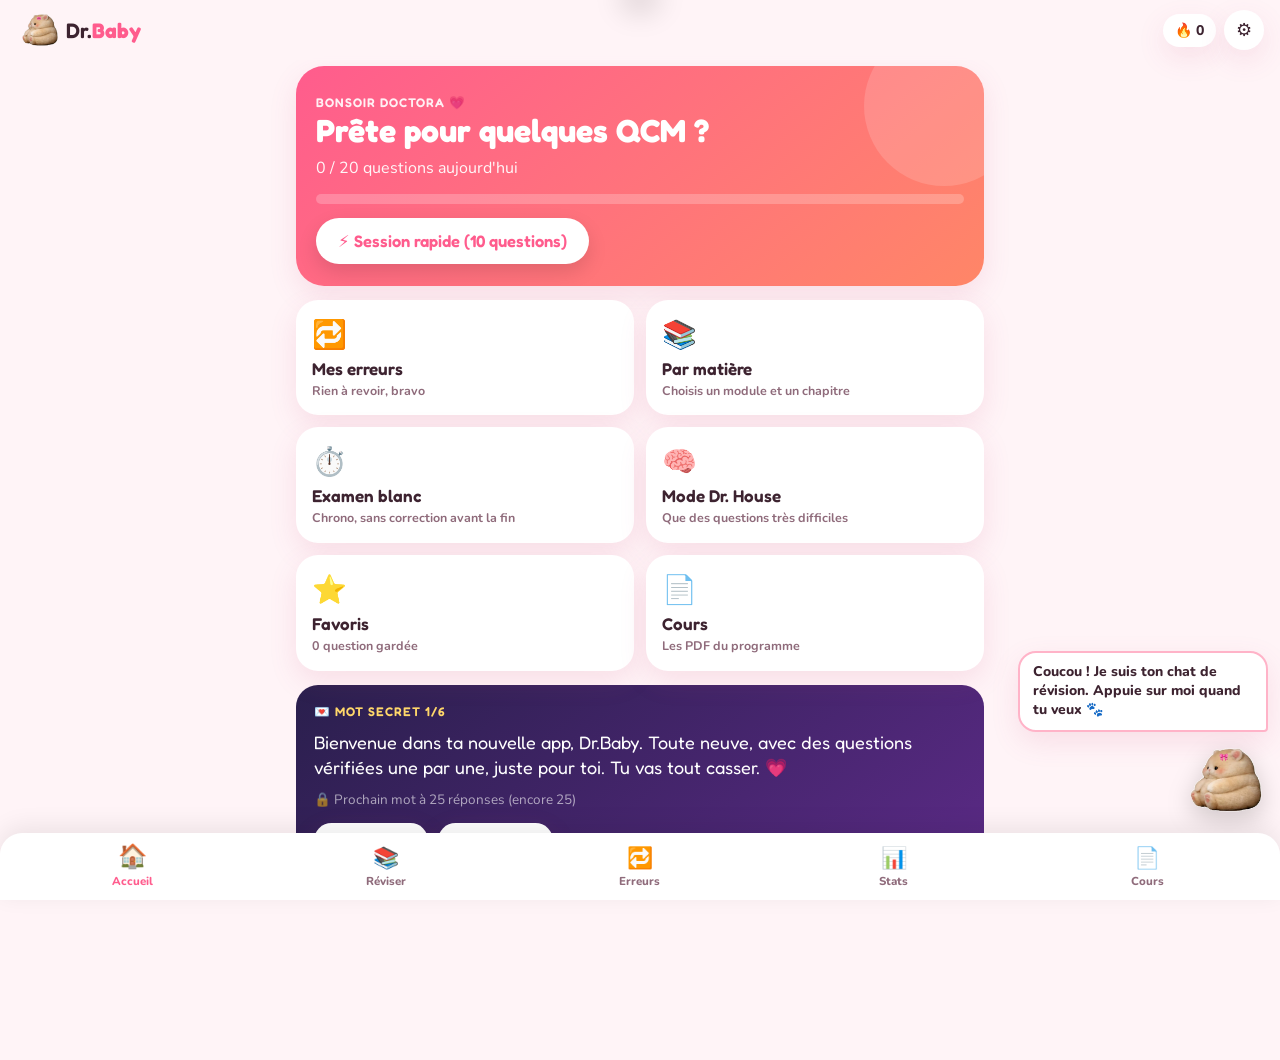
<file: index.html>
<!doctype html>
<html lang="fr" data-theme="rose">
<head>
<meta charset="utf-8">
<meta name="viewport" content="width=device-width, initial-scale=1, viewport-fit=cover">
<meta name="theme-color" content="#ff6f9a">
<meta name="apple-mobile-web-app-capable" content="yes">
<meta name="mobile-web-app-capable" content="yes">
<meta name="apple-mobile-web-app-status-bar-style" content="default">
<meta name="apple-mobile-web-app-title" content="Dr.Baby">
<meta name="description" content="Révision internat/résidanat : QCM vérifiés, cours et suivi, avec un chat qui te soutient.">
<meta name="robots" content="noindex">
<title>Dr.Baby</title>
<link rel="manifest" href="./manifest.webmanifest">
<link rel="icon" href="./assets/brand/hamster.png" type="image/png">
<link rel="apple-touch-icon" href="./assets/brand/hamster.png">
<link rel="preconnect" href="https://fonts.googleapis.com"><link rel="preconnect" href="https://fonts.gstatic.com" crossorigin>
<link href="https://fonts.googleapis.com/css2?family=Fredoka:wght@500;600;700&family=Nunito:wght@400;600;700;800&display=swap" rel="stylesheet">
<link rel="stylesheet" href="./styles.css">
<script>try{var t=JSON.parse(localStorage.getItem("doctora_v2")||"{}").settings;t=t&&t.theme||"rose";if(t==="auto")t=matchMedia("(prefers-color-scheme: dark)").matches?"nuit":"rose";document.documentElement.dataset.theme=t}catch(e){}</script>
</head>
<body>
<header class="top">
  <button class="brand" data-go="home" aria-label="Accueil"><img src="./assets/brand/hamster.png" alt=""><span>Dr.<b>Baby</b></span></button>
  <div class="top-right">
    <span class="streak" id="streak" title="Jours de révision d'affilée">🔥 0</span>
    <button class="icon-btn" data-go="settings" aria-label="Réglages">⚙️</button>
  </div>
</header>

<main id="screen" tabindex="-1" aria-live="polite"></main>

<nav class="tabs" aria-label="Navigation">
  <button data-go="home" data-tab="home"><span>🏠</span>Accueil</button>
  <button data-go="subjects" data-tab="subjects"><span>📚</span>Réviser</button>
  <button data-go="review" data-tab="review"><span>🔁</span>Erreurs<i class="badge" id="dueBadge" hidden></i></button>
  <button data-go="stats" data-tab="stats"><span>📊</span>Stats</button>
  <button data-go="courses" data-tab="courses"><span>📄</span>Cours</button>
</nav>

<div class="cat" id="cat" aria-hidden="true">
  <div class="bubble" id="bubble"></div>
  <button class="cat-btn" id="catBtn" tabindex="-1" aria-label="Le chat"><img src="./assets/brand/hamster.png" alt=""></button>
</div>
<div id="hearts" aria-hidden="true"></div>
<div id="toast" role="status" aria-live="polite"></div>

<noscript><p style="padding:24px">Active JavaScript pour utiliser Dr.Baby 🐱</p></noscript>
<script src="./app.js"></script>
</body>
</html>
</file>
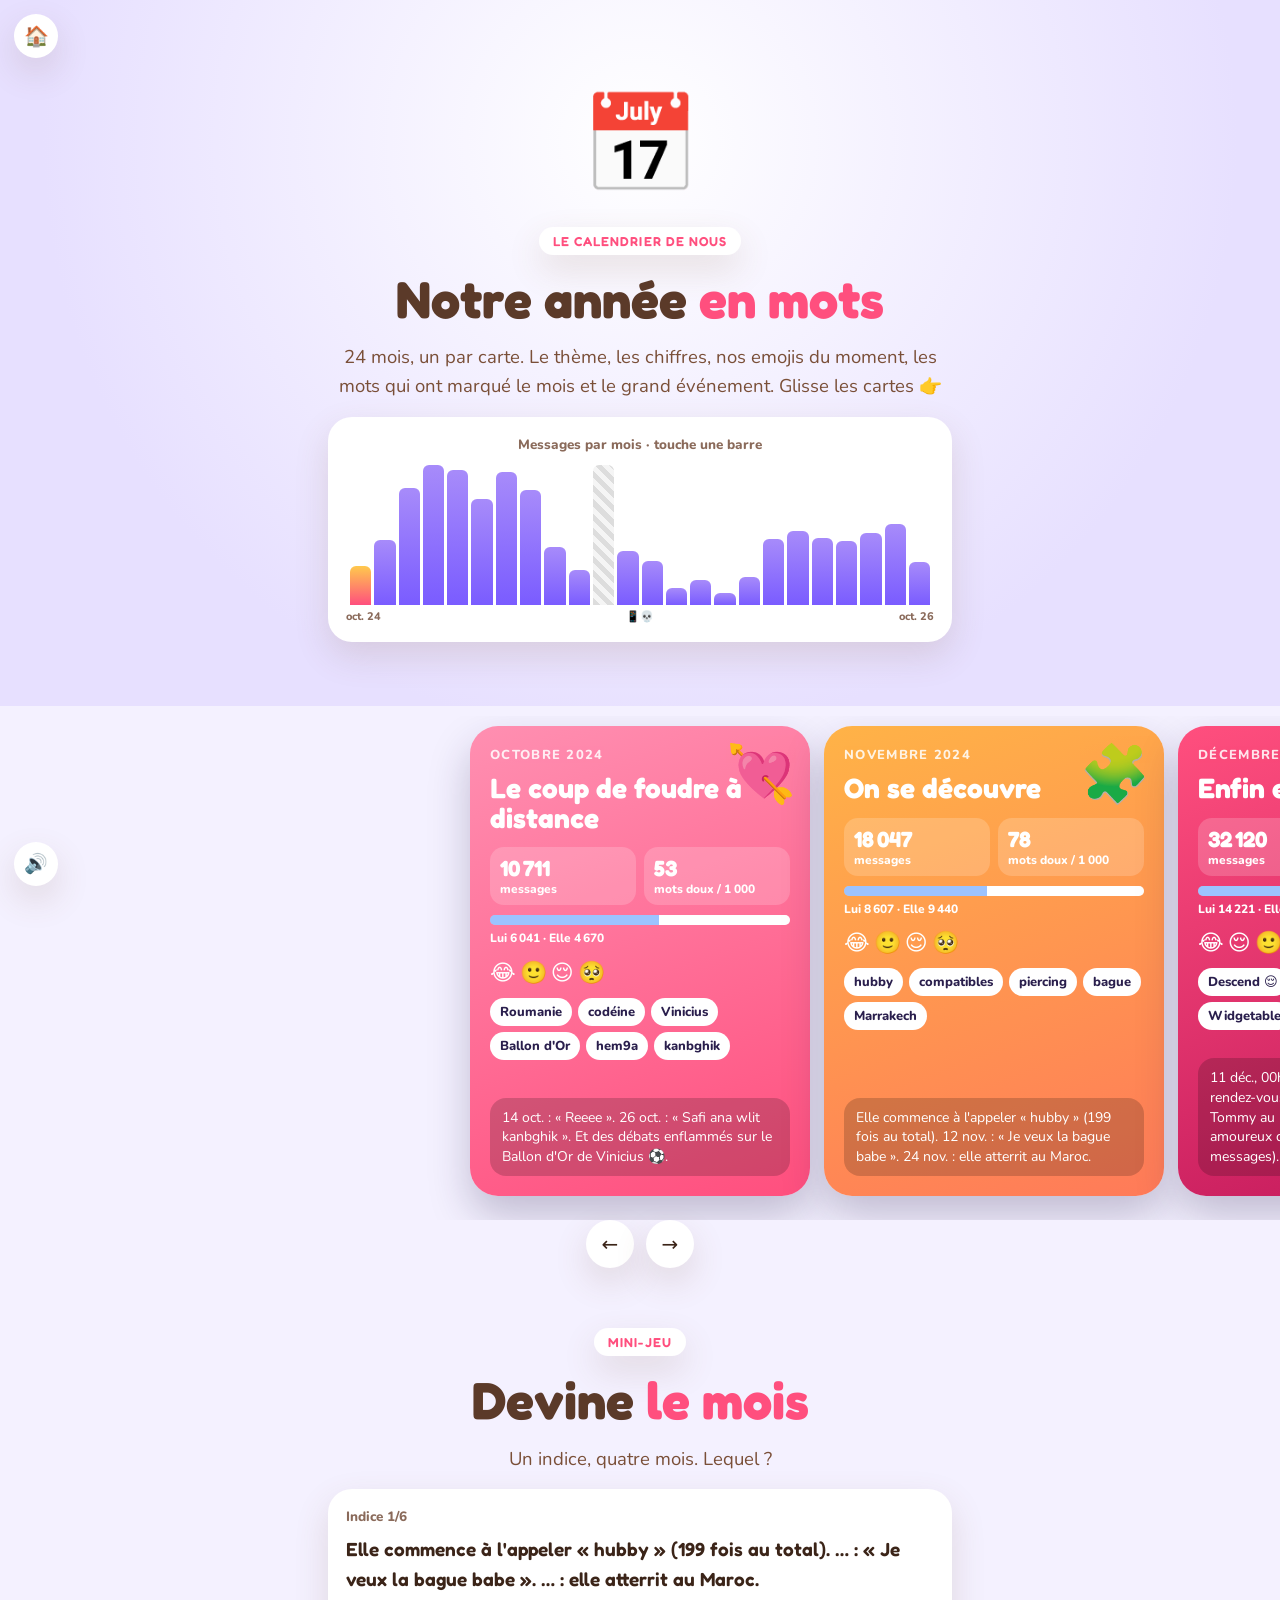
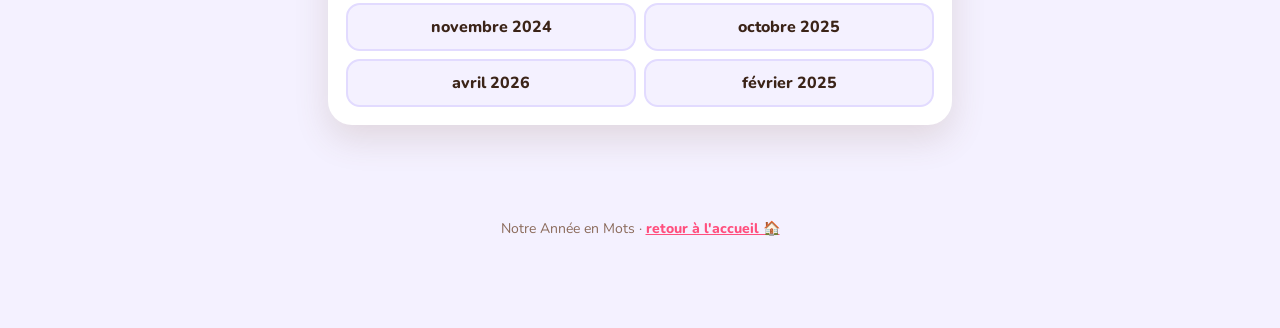
<file: annee/index.html>
<!doctype html>
<html lang="fr">
<head>
<meta charset="utf-8">
<meta name="viewport" content="width=device-width, initial-scale=1, viewport-fit=cover">
<meta name="theme-color" content="#7a5cff">
<meta name="robots" content="noindex">
<title>Notre Année en Mots</title>
<link rel="icon" href="data:image/svg+xml,%3Csvg xmlns='http://www.w3.org/2000/svg' viewBox='0 0 100 100'%3E%3Ctext y='.9em' font-size='90'%3E%F0%9F%93%85%3C/text%3E%3C/svg%3E">
<link rel="preconnect" href="https://fonts.googleapis.com"><link rel="preconnect" href="https://fonts.gstatic.com" crossorigin>
<link href="https://fonts.googleapis.com/css2?family=Caveat:wght@700&family=Fredoka:wght@500;600;700&family=Nunito:wght@400;700;800&display=swap" rel="stylesheet">
<link rel="stylesheet" href="../shared/love.css">
<style>
body{background:#f4f1ff}
.hero{background:radial-gradient(circle at 50% 20%,#fff,#e7e0ff 70%)}
.cal{font-size:96px;display:inline-block;animation:bob 2s infinite}
.chart{display:flex;align-items:flex-end;gap:3px;height:150px;padding:10px 4px 0}
.chart .b{flex:1;border-radius:6px 6px 0 0;background:linear-gradient(180deg,#a78bfa,#7a5cff);height:0;transition:height 1s cubic-bezier(.2,.9,.25,1);cursor:pointer;position:relative}
.chart .b.gap{background:repeating-linear-gradient(45deg,#ddd 0 5px,#f5f5f5 5px 10px)}
.chart .b.on{background:linear-gradient(180deg,#ffc94d,#ff4f7e)}
.legend-m{display:flex;justify-content:space-between;font-size:11px;font-weight:800;color:var(--muted);margin-top:4px}
.rail{display:flex;gap:14px;overflow-x:auto;scroll-snap-type:x mandatory;padding:10px max(18px,calc(50vw - 170px)) 24px;-webkit-overflow-scrolling:touch;scrollbar-width:none}
.rail::-webkit-scrollbar{display:none}
.month{flex:none;width:min(340px,84vw);scroll-snap-align:center;border-radius:28px;padding:20px;color:#fff;box-shadow:0 20px 40px rgba(42,31,77,.25);position:relative;overflow:hidden;min-height:470px;display:flex;flex-direction:column;gap:10px;transition:transform .4s}
.month .mm{font-size:13px;font-weight:800;letter-spacing:.1em;text-transform:uppercase;opacity:.85}
.month h3{font-size:28px;line-height:1.05}
.month .emo{font-size:56px;position:absolute;right:14px;top:10px;opacity:.9;animation:bob 2.4s infinite}
.month .stats{display:grid;grid-template-columns:1fr 1fr;gap:8px;margin-top:4px}
.month .stats div{background:rgba(255,255,255,.18);border-radius:14px;padding:8px 10px;font-size:12px;font-weight:800}
.month .stats b{display:block;font-family:var(--display);font-size:22px}
.month .split{display:flex;height:10px;border-radius:999px;overflow:hidden;background:rgba(255,255,255,.25)}
.month .split i{display:block;height:100%}
.month .chips{display:flex;flex-wrap:wrap;gap:6px}
.month .chips span{background:#fff;color:var(--plum);border-radius:999px;padding:5px 10px;font-size:13px;font-weight:800}
.month .ev{background:rgba(0,0,0,.18);border-radius:16px;padding:10px 12px;font-size:14px;line-height:1.4;margin-top:auto}
.month .em3{font-size:22px;letter-spacing:4px}
.nav{display:flex;justify-content:center;gap:12px}
.nav button{width:48px;height:48px;border-radius:50%;background:#fff;box-shadow:var(--shadow);font-size:20px}
.guessm{background:#fff;border-radius:24px;box-shadow:var(--shadow);padding:18px;text-align:left}
.guessm .opts{display:grid;grid-template-columns:1fr 1fr;gap:8px;margin-top:10px}
.guessm .opt{background:#f4f1ff;border:2px solid #e2dbff;border-radius:14px;padding:11px;font-weight:800}
.guessm .opt.good{background:#e3f8ec;border-color:#7fd6a6}.guessm .opt.bad{background:#ffe7e7;border-color:#ffb3b3;animation:shake .4s}
</style>
</head>
<body>
<main>
<section class="scene hero center">
  <div class="wrap stack">
    <div data-reveal><span class="cal">📅</span></div>
    <div data-reveal><span class="kicker">Le calendrier de nous</span></div>
    <h1 class="title" data-reveal>Notre année <em>en mots</em></h1>
    <p class="lead" data-reveal>24 mois, un par carte. Le thème, les chiffres, nos emojis du moment, les mots qui ont marqué le mois et le grand événement. Glisse les cartes 👉</p>
    <div class="card" data-reveal><p class="small" style="font-weight:800">Messages par mois · touche une barre</p><div class="chart" id="chart"></div><div class="legend-m"><span>oct. 24</span><span>📱💀</span><span>oct. 26</span></div></div>
  </div>
</section>
<section style="padding:10px 0 30px">
  <div class="rail" id="rail"></div>
  <div class="nav"><button id="prev" aria-label="Mois précédent">←</button><button id="next" aria-label="Mois suivant">→</button></div>
</section>
<section class="scene center" style="padding-top:30px">
  <div class="wrap stack">
    <div data-reveal><span class="kicker">Mini-jeu</span></div>
    <h2 class="title" data-reveal>Devine <em>le mois</em></h2>
    <p class="lead" data-reveal>Un indice, quatre mois. Lequel ?</p>
    <div class="guessm" id="gm" data-reveal></div>
  </div>
</section>
<footer>Notre Année en Mots · <a href="../nous-deux/">retour à l'accueil 🏠</a></footer>
</main>
<script src="../shared/love.js"></script>
<script>
(() => {
  const { $, $$, S, burstAt, party, splitTitles, reveal, shuffle, fmt } = L;
  const MO = ["janvier", "février", "mars", "avril", "mai", "juin", "juillet", "août", "septembre", "octobre", "novembre", "décembre"];
  const M = [
    ["2024-10", 10711, 6041, 4670, 53, "😂🙂😌🥺", "💘", "Le coup de foudre à distance", ["Roumanie", "codéine", "Vinicius", "Ballon d'Or", "hem9a", "kanbghik"], "14 oct. : « Reeee ». 26 oct. : « Safi ana wlit kanbghik ». Et des débats enflammés sur le Ballon d'Or de Vinicius ⚽.", "#ff8fb1,#ff4f7e"],
    ["2024-11", 18047, 8607, 9440, 78, "😂🙂😌🥺", "🧩", "On se découvre", ["hubby", "compatibles", "piercing", "bague", "Marrakech"], "Elle commence à l'appeler « hubby » (199 fois au total). 12 nov. : « Je veux la bague babe ». 24 nov. : elle atterrit au Maroc.", "#ffb347,#ff7a59"],
    ["2024-12", 32120, 14221, 17899, 94, "😂😌🙂🙄", "🍟", "Enfin en vrai", ["Descend 😌", "McDo", "t'embrasser", "Widgetable", "bracelet"], "11 déc., 00h01 : « Descend 😌 ». Premier rendez-vous, premier bisou, le bracelet Tommy au poignet. Le mois le plus amoureux de tous (94 mots doux / 1 000 messages).", "#ff4f7e,#c2185b"],
    ["2025-01", 38322, 18143, 20179, 65, "😂😌🙄🙂", "🏆", "Le mois record", ["moine", "Bouddha", "stream", "Wukong", "BMW"], "38 322 messages, le record absolu. Le début des 188 jours d'affilée sans manquer un seul jour.", "#7a5cff,#4f46e5"],
    ["2025-02", 36982, 16091, 20891, 64, "😌😂🙄🙂", "💝", "Saint-Valentin & bêtises", ["Peugeot 308", "akhti ×566", "photos", "alhbib"], "16 fév. : « Ta présence a fait de moi une autre personne ». 25 fév. : bataille de 221 photos. 26 fév. : « akhti » × 566.", "#ff6fa5,#ff3d7f"],
    ["2025-03", 29130, 11765, 17365, 86, "🥹🙄😌🙂", "🌙", "Ramadan & anniversaire", ["Ramadan", "ftour", "mosquée", "fac", "résidanat"], "Le Ramadan, les révisions… et le 27 mars, son anniversaire : « Aujourd'hui c'est ton jour, mais pour moi chaque jour est une célébration de toi ».", "#2a9d8f,#1f6f6b"],
    ["2025-04", 36646, 14280, 22366, 49, "🙄🥹😌😂", "🚗", "Le mois des projets", ["Corolla", "budget", "projets", "rouhi"], "Plans de voiture, plans d'avenir, plans de budget. Et le 🙄 prend la tête des emojis d'elle.", "#4f8bff,#2563eb"],
    ["2025-05", 31719, 12823, 18896, 43, "🙄🥹😂😌", "🔥", "Révisions & record", ["révise", "oral", "proposal", "bague fine"], "3 mai : elle décrit sa demande en mariage idéale 💍. 5 mai : le jour record, 4 612 messages en 24h.", "#ff8a5c,#ef4444"],
    ["2025-06", 16049, 6531, 9518, 61, "🙄😌🥹♥", "☀️", "L'été arrive", ["rouhi", "été", "graphiques", "oiseau"], "Plus calme côté messages, mais 61 mots doux pour 1 000 messages. Les choses sérieuses commencent.", "#f59e0b,#d97706"],
    ["2025-07", 9679, 3845, 5834, 35, "🙄😌🥹😂", "📱", "Juste avant l'iPhone", ["Sephora", "ordonnance", "promesses"], "17 juillet : le dernier message avant… l'ère de l'iPhone. 75 jours effacés. Paix à ses données. 📱💀", "#64748b,#334155"],
    ["gap"],
    ["2025-10", 14898, 6755, 8143, 57, "😂🥹😌♥", "🎉", "Le retour + 1 an", ["LoveDeclaration.java", "lovelevel", "addTrait", "1 an"], "14 oct. : 1 an ! Et le 19, il lui écrit son amour… en Java, avec un enum Trait { GENTILLESSE, INTELLIGENCE, HUMOUR }. 😂", "#ff4f7e,#7a5cff"],
    ["2025-11", 12148, 5552, 6596, 51, "😂🥹🙄😌", "🩺", "Dr Baby", ["sushi", "Dr Baby", "nouveau numéro"], "« Khadija Roumanie » devient « Dr Baby » dans son téléphone. Et l'ère des sushis commence 🍣.", "#06b6d4,#0e7490"],
    ["2025-12", 4756, 2351, 2405, 25, "😂🥹♥🙄", "❄️", "Le mois tranquille", ["iPad", "sushi", "fêtes"], "Le mois le plus calme (on se voyait sûrement plus en vrai 😌).", "#94a3b8,#475569"],
    ["2026-01", 7002, 2958, 4044, 45, "🥹😂😌🙄", "🦒", "Rêves & projets", ["carrière", "Espagne", "zoo", "cinéma"], "« Bghit nmshi l zoo » / « Oui, en semaine le zoo et samedi cinéma ». Les sorties se planifient.", "#22c55e,#15803d"],
    ["2026-02", 3465, 1530, 1935, 55, "😂🥹😌🙄", "📿", "Tommy", ["Tommy", "Saint-Valentin", "taquineries"], "Le bracelet refait parler de lui. Toujours au poignet, jamais de dar de smail.", "#1f3b73,#c8102e"],
    ["2026-03", 7823, 3626, 4197, 49, "😂🥺😌♥", "🎓", "Les stages", ["stages", "timing", "assurance"], "Les gardes et les stages s'enchaînent pour elle. Lui l'encourage à chaque étape.", "#8b5cf6,#6d28d9"],
    ["2026-04", 18248, 7336, 10912, 35, "😂😭🥺😌", "😭", "Le grand retour du bavardage", ["discord", "brume", "imprévus"], "Les messages repartent à fond (×2,3 par rapport à mars). Et le 😭 entre dans le top 3.", "#ec4899,#be185d"],
    ["2026-05", 20244, 8835, 11409, 37, "😂😭🙄😌", "📱", "Doctora", ["Doctora", "QCM", "iPad", "lmrida"], "1er mai : il lui code Doctora, une app de révision rien que pour elle. 20 mai : « hadak lqcm klituuuu » 😂.", "#ff8fb1,#ff4f7e"],
    ["2026-06", 18379, 7564, 10815, 41, "😂😭🥺😌", "💼", "Contrats & projets", ["contrat", "factures", "défis"], "Des projets pro pour lui, des stages pour elle. Toujours 18 000 messages pour se raconter tout ça.", "#0ea5e9,#0369a1"],
    ["2026-07", 17758, 7363, 10395, 42, "😂🥺🙄🙂", "🤝", "Les entretiens", ["entretien", "Portugal", "migration"], "Les entretiens s'enchaînent. Elle est là à chaque fois : « fière de toi ».", "#14b8a6,#0f766e"],
    ["2026-08", 19793, 8322, 11471, 43, "😂🥹😌🙄", "🧩", "Escape game & voyages", ["escape room", "Turquie", "Marrakech", "Agadir"], "« Saraha je veux faire escape room walakin nti maghay3jbokch » 😂. Et des idées de voyage : Turquie, Marrakech, Agadir.", "#f97316,#c2410c"],
    ["2026-09", 22406, 10320, 12086, 54, "😂🙄😌🥹", "🎳", "Bowling & appartements", ["bowling", "appartements", "zoo", "avenir"], "La journée bowling, des recherches d'appartement… et le zoo qui revient dans les plans. L'avenir se construit.", "#a855f7,#7e22ce"],
    ["2026-10", 11870, 5272, 6598, 41, "😂🥹🙄♥", "💌", "Deux ans", ["la lettre", "pâtisserie", "2 ans", "Kbida ntina"], "14 oct., 00h00 : la lettre des 2 ans, 42 703 caractères. Et aujourd'hui : « Kbida ntina » · « Hbiba ntina ».", "#ff4f7e,#ffc94d"],
  ];
  const label = (k) => { const [y, m] = k.split("-"); return `${MO[+m - 1]} ${y}`; };
  const mx = Math.max(...M.filter(x => x[1]).map(x => x[1]));
  $("#chart").innerHTML = M.map((x, i) => x[0] === "gap" ? `<div class="b gap" data-i="${i}" data-h="100"></div>` : `<div class="b" data-i="${i}" data-h="${x[1] / mx * 100}"></div>`).join("");
  L.whenSeen($("#chart").closest("[data-reveal]"), () => $$("#chart .b").forEach((b, i) => setTimeout(() => b.style.height = b.dataset.h + "%", i * 40)));
  $("#rail").innerHTML = M.map((x, i) => {
    if (x[0] === "gap") return `<article class="month" data-i="${i}" style="background:repeating-linear-gradient(45deg,#475569 0 14px,#334155 14px 28px)"><span class="mm">août & septembre 2025</span><h3>L'ère de l'iPhone 📱💀</h3><span class="emo">📱</span><p style="font-size:15px">Il est passé sur iPhone. Les messages n'ont pas survécu au voyage. 75 jours sans archives.</p><div class="ev">Ce qu'on sait : on s'aimait quand même. Ce qu'on ne sait pas : tout le reste. On ne parle plus jamais de cet iPhone.</div></article>`;
    const [k, n, h, f, love, emo, e, th, ch, ev, grad] = x, hp = h / n * 100;
    return `<article class="month" data-i="${i}" style="background:linear-gradient(160deg,${grad})"><span class="mm">${label(k)}</span><h3>${th}</h3><span class="emo">${e}</span>
      <div class="stats"><div><b>${fmt(n)}</b>messages</div><div><b>${love}</b>mots doux / 1 000</div></div>
      <div><div class="split"><i style="width:${hp}%;background:#9cc3ff"></i><i style="width:${100 - hp}%;background:#fff"></i></div><p style="font-size:12px;font-weight:800;margin-top:4px">Lui ${fmt(h)} · Elle ${fmt(f)}</p></div>
      <div class="em3">${emo}</div><div class="chips">${ch.map(c => `<span>${c}</span>`).join("")}</div><div class="ev">${ev}</div></article>`;
  }).join("");
  const rail = $("#rail"), cards = $$(".month", rail);
  const go = (i) => { i = Math.max(0, Math.min(cards.length - 1, i)); cards[i].scrollIntoView({ behavior: "smooth", inline: "center", block: "nearest" }); };
  const curIdx = () => { const c = rail.scrollLeft + rail.clientWidth / 2; let best = 0, bd = 1e9; cards.forEach((el, i) => { const d = Math.abs(el.offsetLeft + el.offsetWidth / 2 - c); if (d < bd) { bd = d; best = i; } }); return best; };
  let last = -1;
  rail.addEventListener("scroll", () => { const i = curIdx(); if (i !== last) { last = i; $$("#chart .b").forEach((b, j) => b.classList.toggle("on", j === i)); S.tick(); } }, { passive: true });
  $("#prev").onclick = () => go(curIdx() - 1); $("#next").onclick = () => go(curIdx() + 1);
  $$("#chart .b").forEach(b => b.addEventListener("click", () => { go(+b.dataset.i); rail.scrollIntoView({ behavior: "smooth", block: "center" }); }));
  // guess the month
  (() => {
    const box = $("#gm"), real = M.filter(x => x[0] !== "gap");
    const Q = shuffle(real).slice(0, 6); let i = 0, sc = 0;
    const show = () => {
      if (i >= Q.length) { box.innerHTML = `<p style="font-family:var(--display);font-size:40px;text-align:center;color:#7a5cff">${sc}/6</p><p style="text-align:center;font-weight:800">${sc >= 5 ? "Mémoire de calendrier parfaite 📅" : "On relit les cartes ensemble 😌"}</p><div style="text-align:center;margin-top:10px"><button class="btn small" id="ag">Rejouer</button></div>`; if (sc >= 5) party(); $("#ag").onclick = () => { i = 0; sc = 0; show(); }; return; }
      const q = Q[i], opts = shuffle([q, ...shuffle(real.filter(x => x !== q)).slice(0, 3)]);
      box.innerHTML = `<p class="small" style="font-weight:800">Indice ${i + 1}/6</p><p style="font-family:var(--display);font-weight:600;font-size:19px;margin-top:6px">${q[9].replace(/\d+ (oct|nov|déc|fév|mars|mai|juil|juillet|août|sept|janv|avr)\.?/gi, "…")}</p><div class="opts">${opts.map(o => `<button class="opt" data-ok="${o === q ? 1 : 0}">${label(o[0])}</button>`).join("")}</div>`;
      $$(".opt", box).forEach(b => b.addEventListener("click", () => { if (box.dataset.l) return; box.dataset.l = 1; const ok = b.dataset.ok === "1"; $$(".opt", box).forEach(x => x.dataset.ok === "1" && x.classList.add("good")); if (ok) { sc++; S.good(); burstAt(b, 18); } else { b.classList.add("bad"); S.bad(); } setTimeout(() => { delete box.dataset.l; i++; show(); }, 1500); }));
    };
    show();
  })();
  splitTitles(); reveal();
})();
</script>
</body>
</html>
</file>
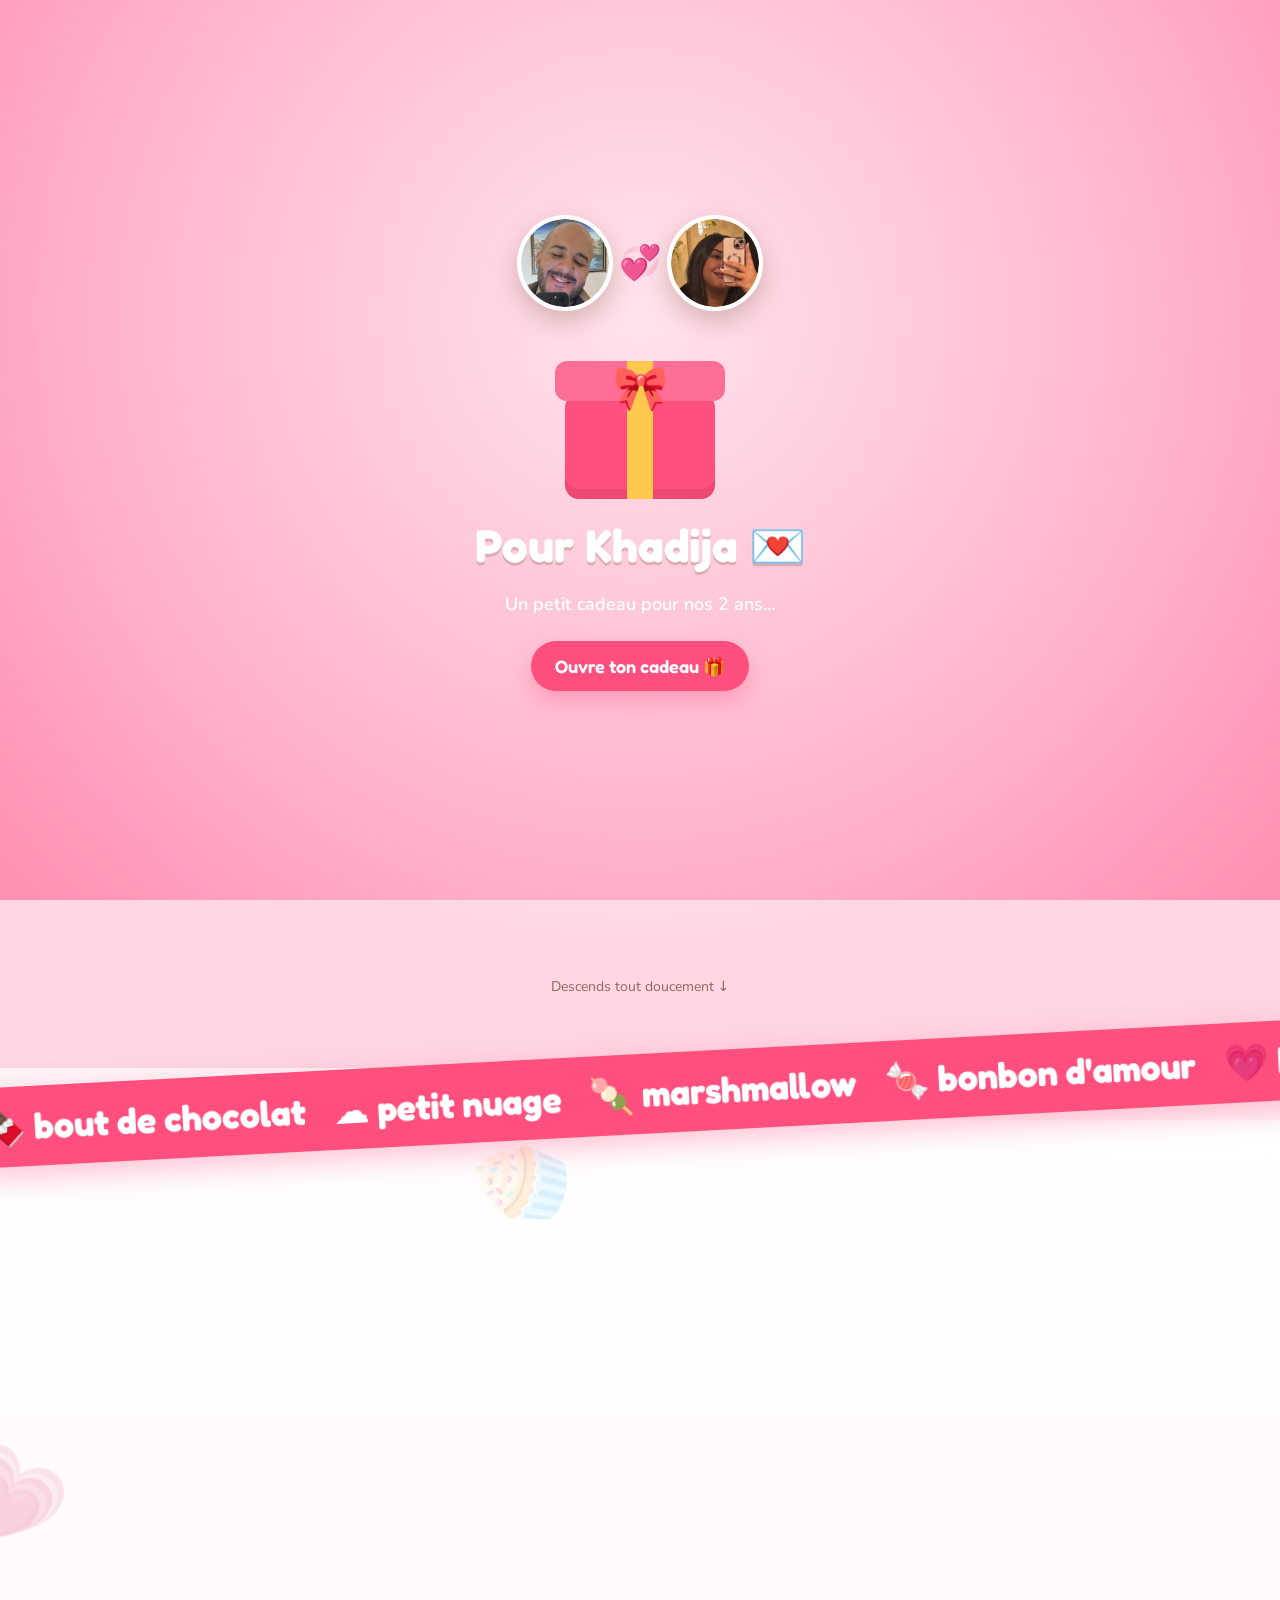
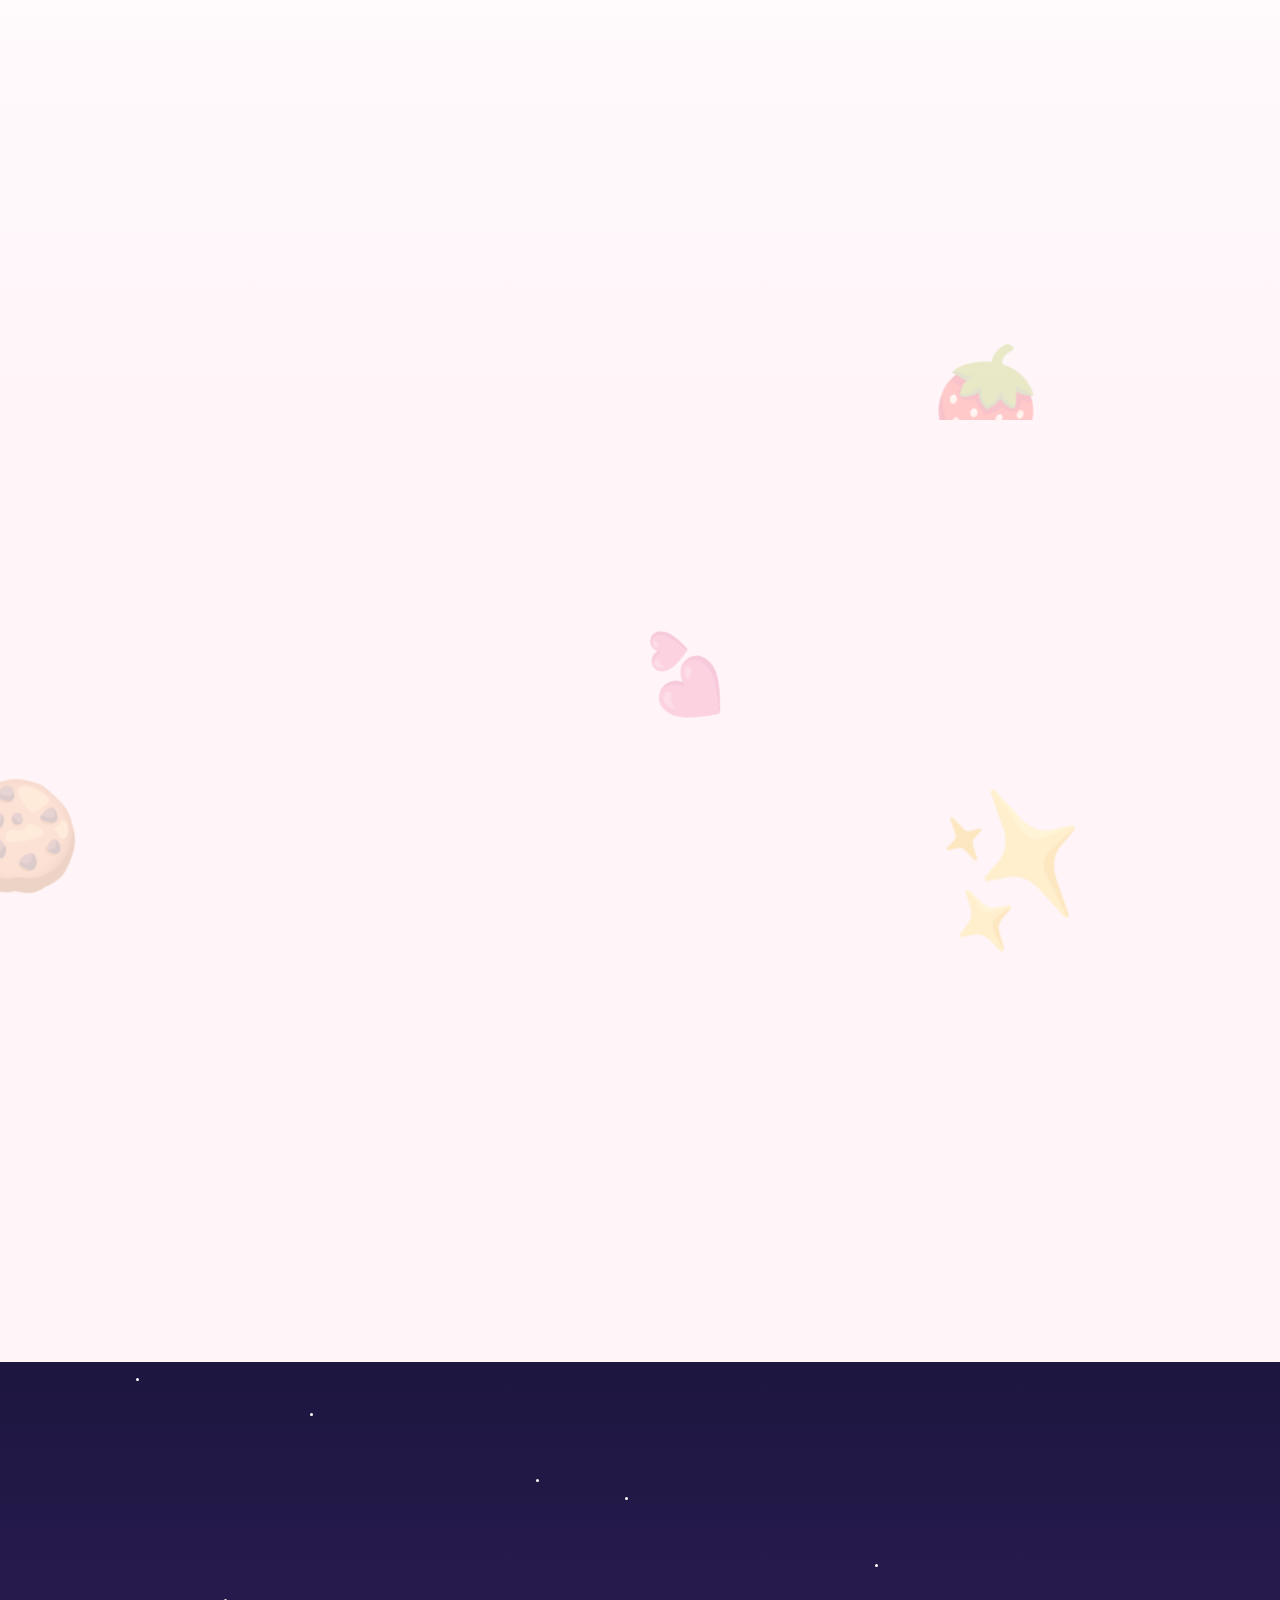
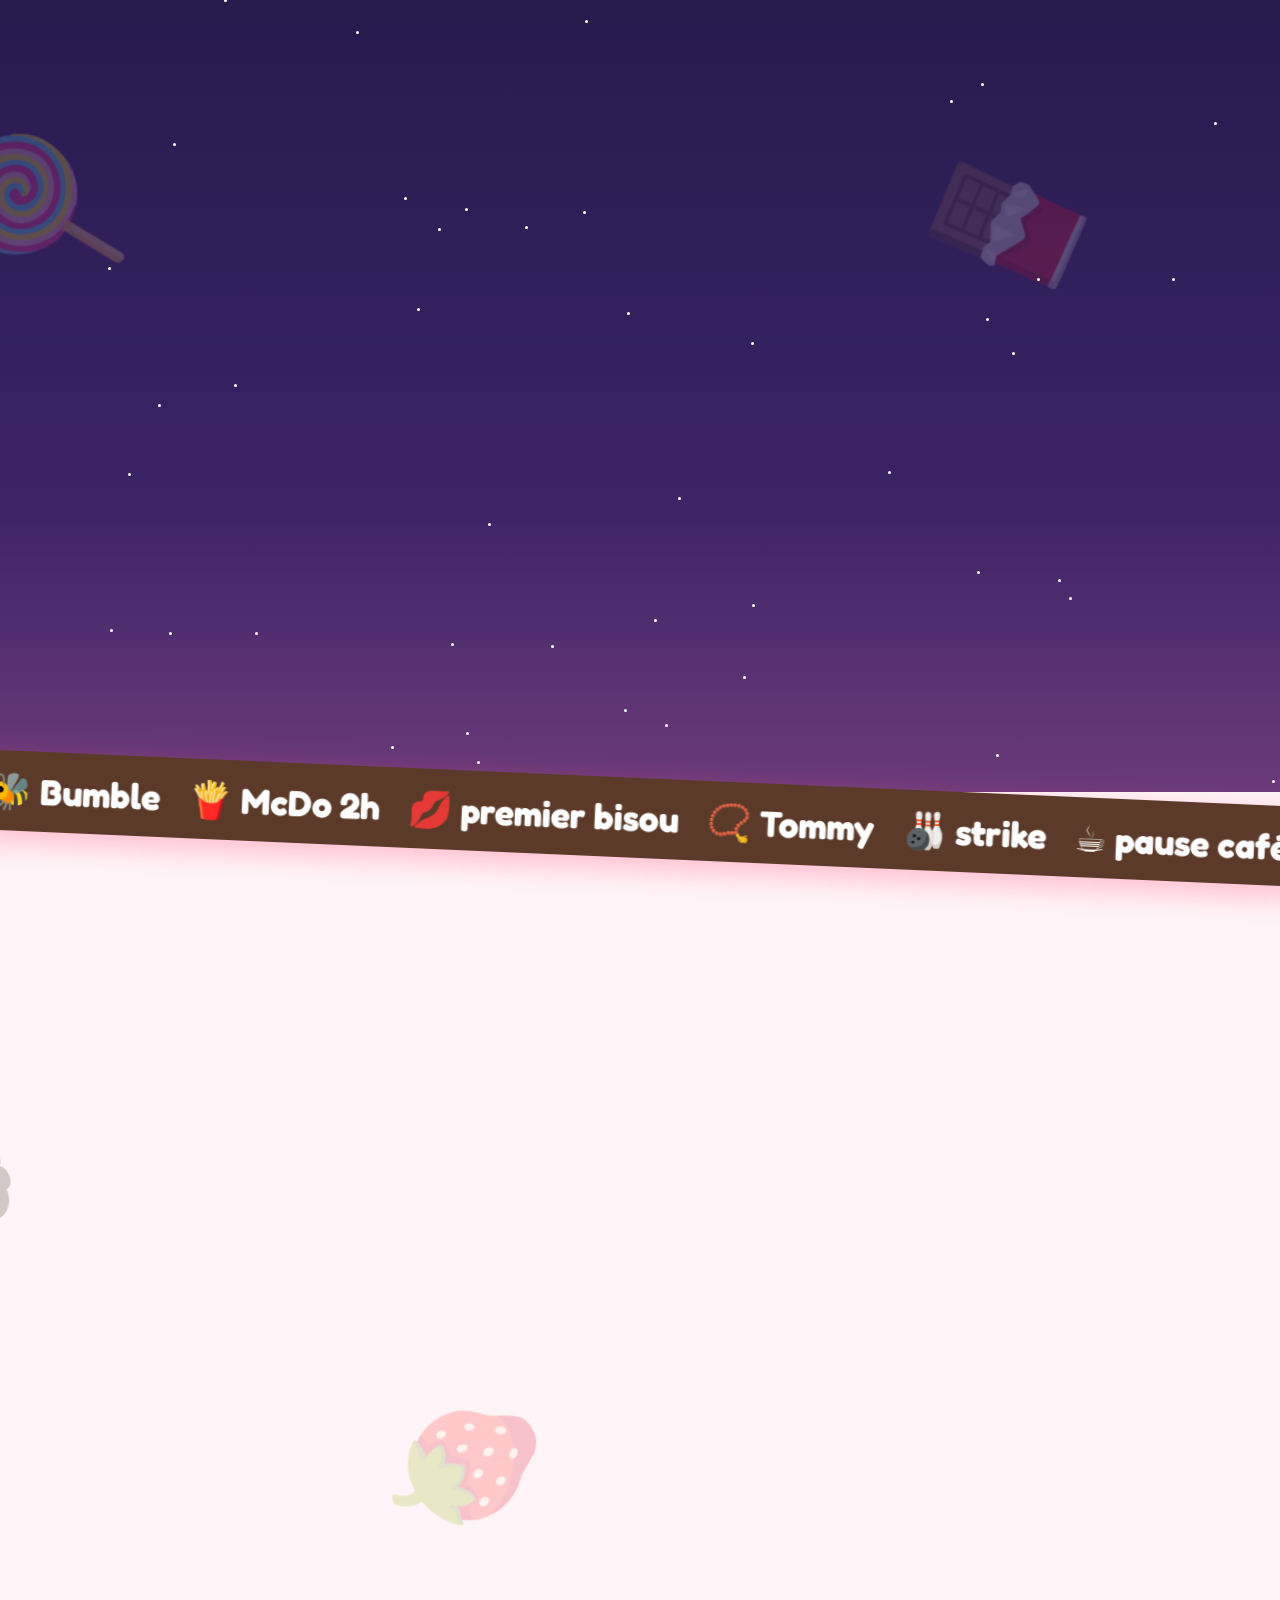
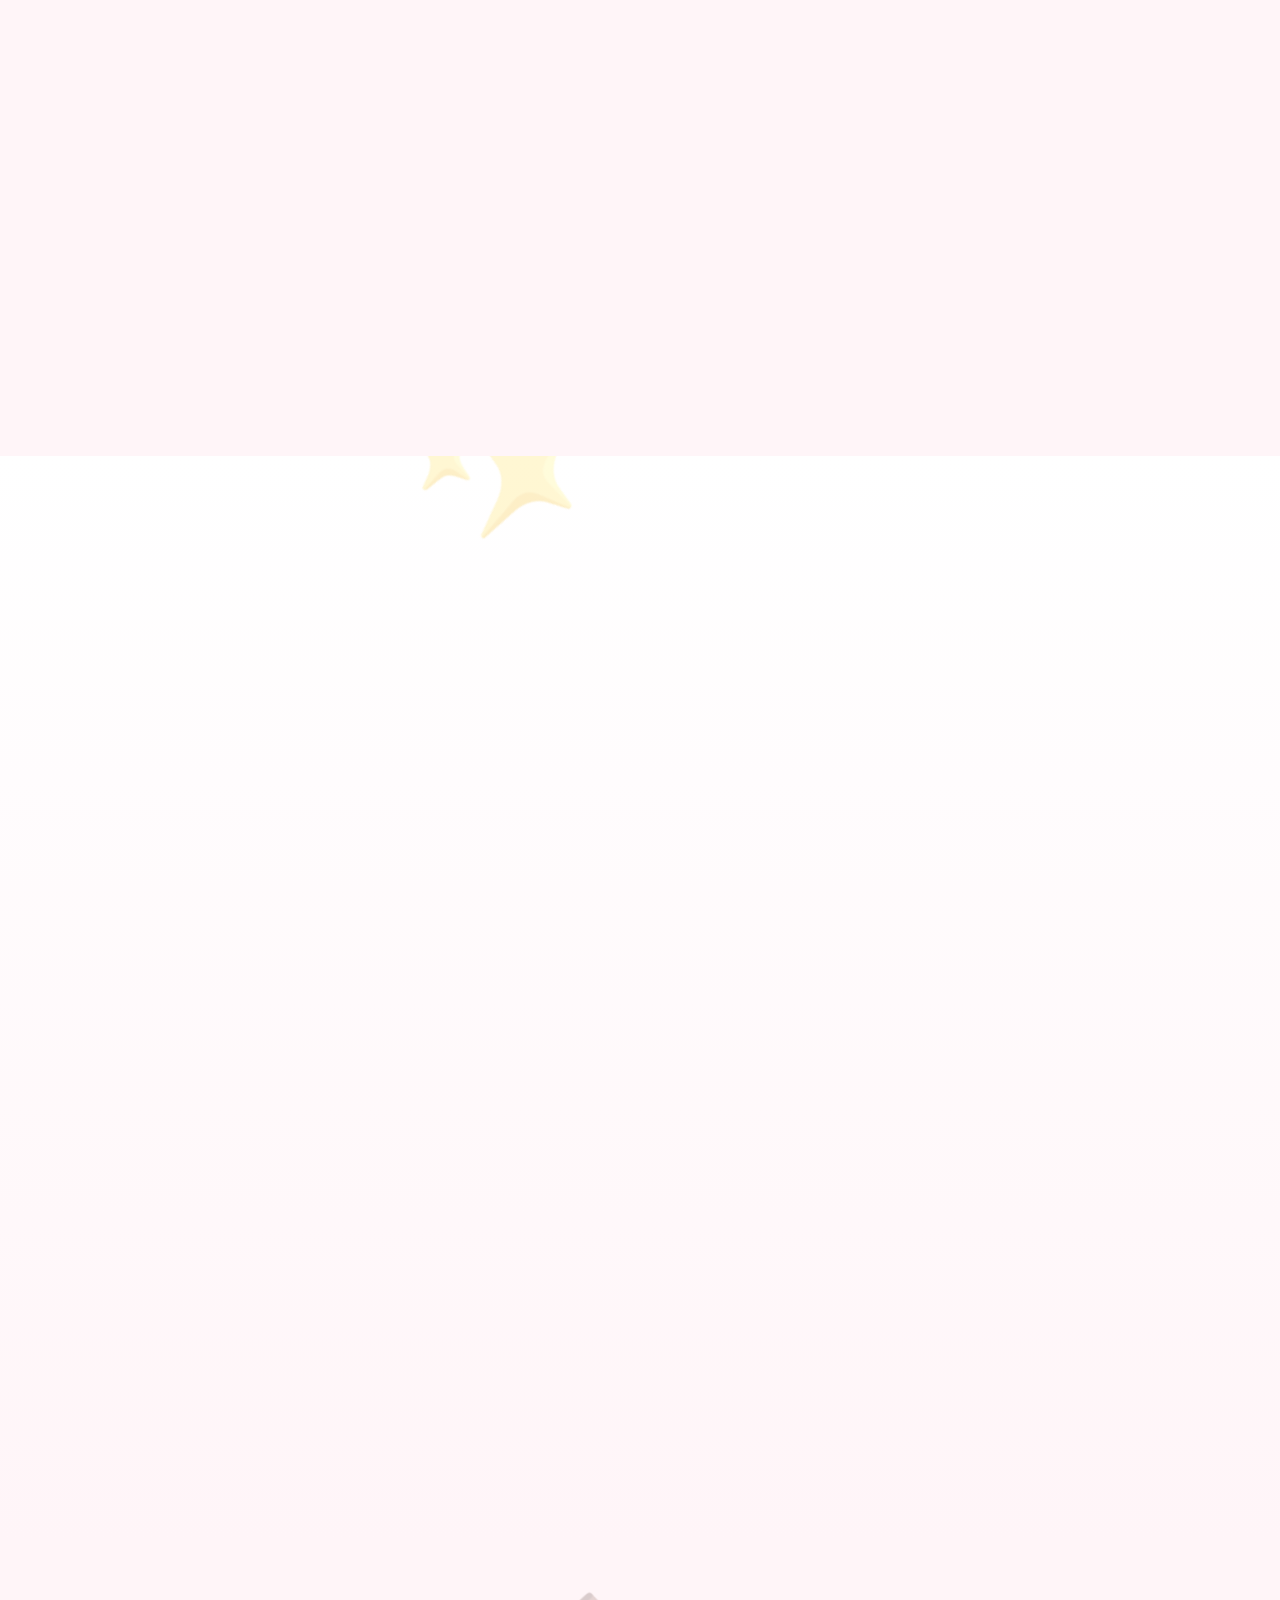
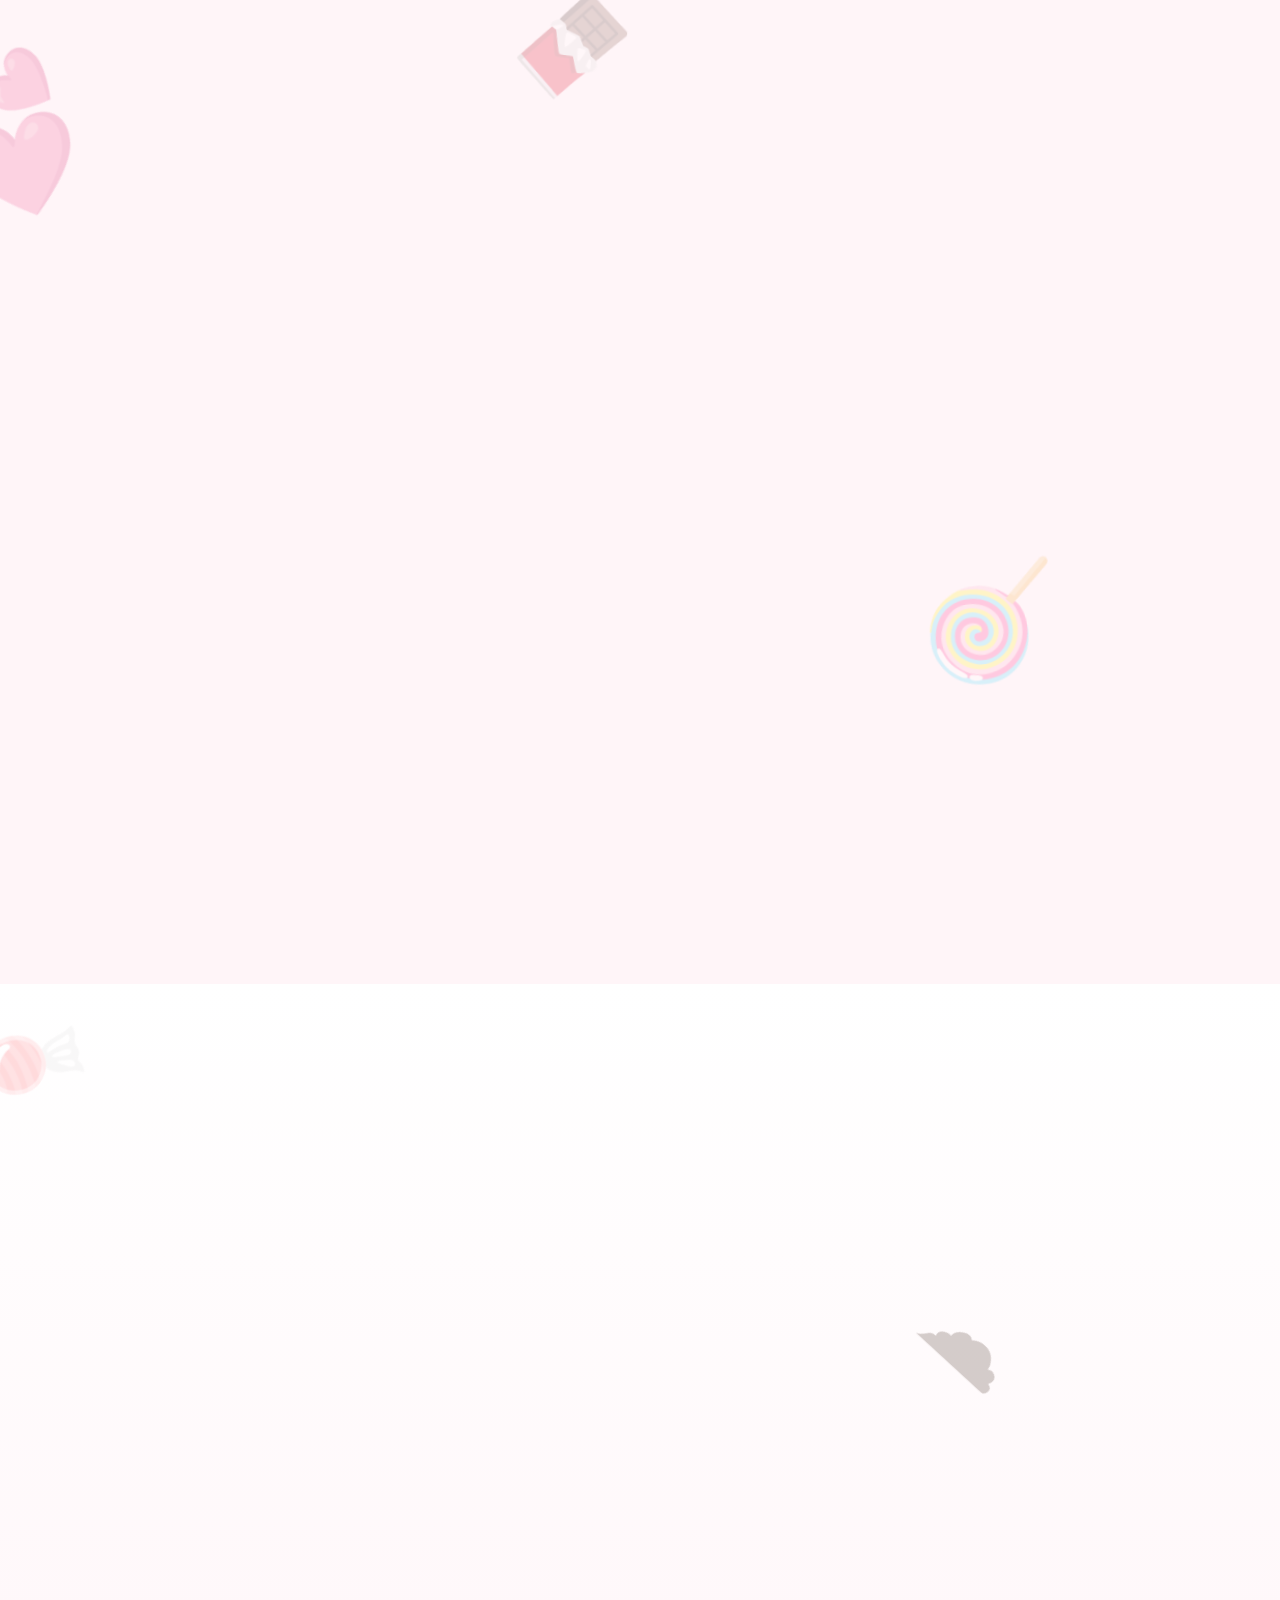
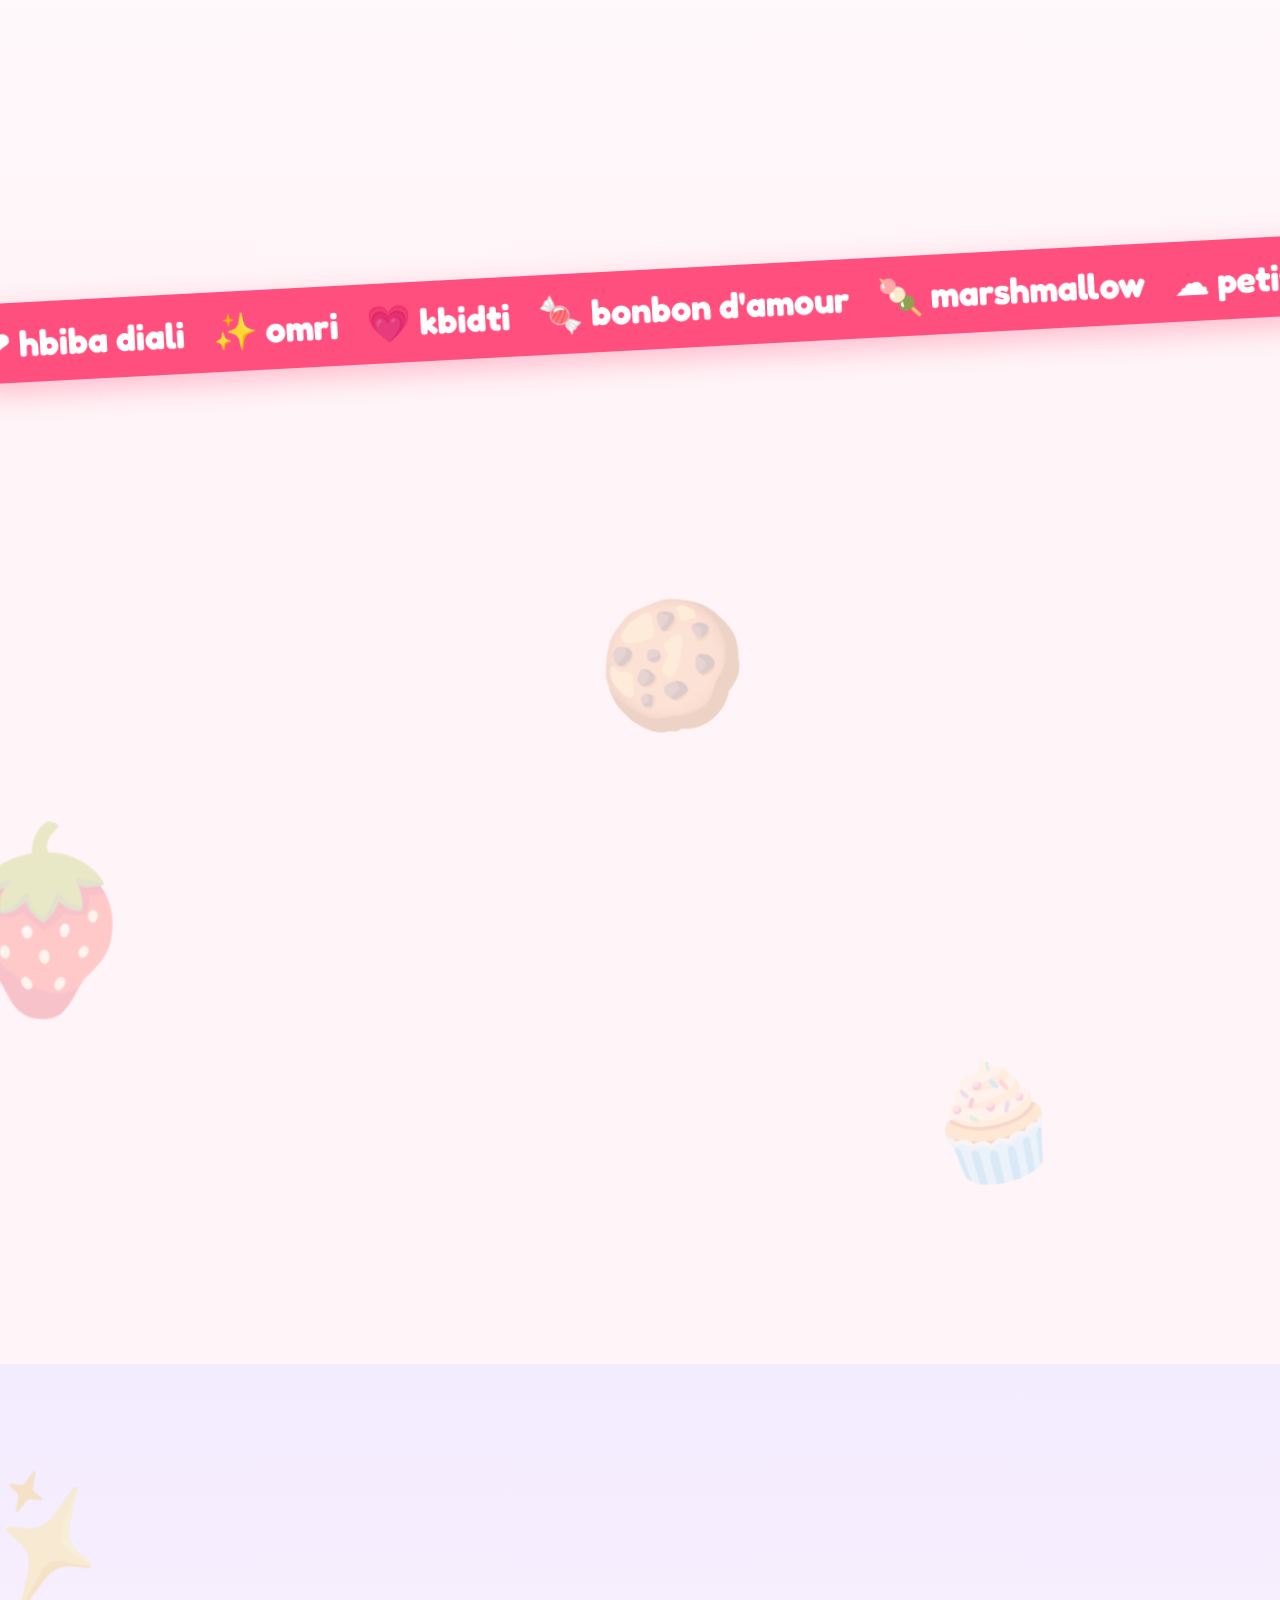
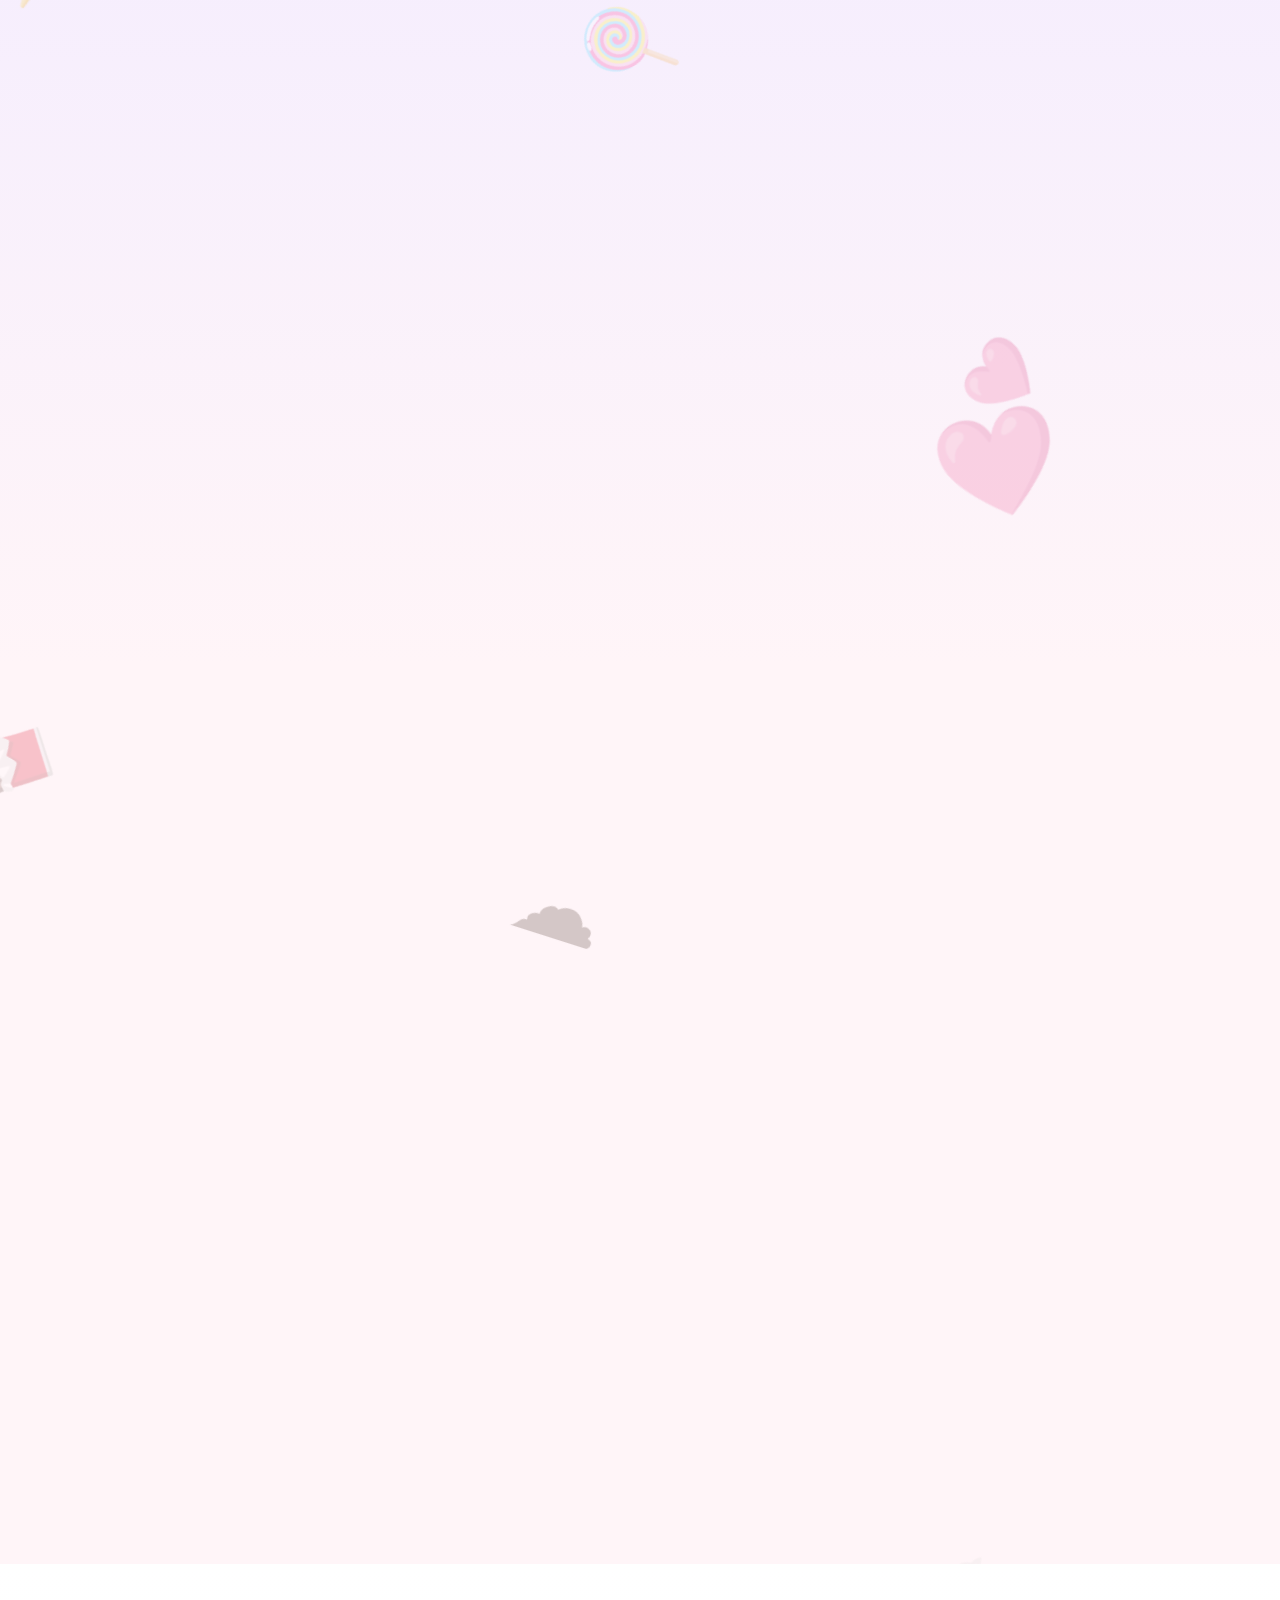
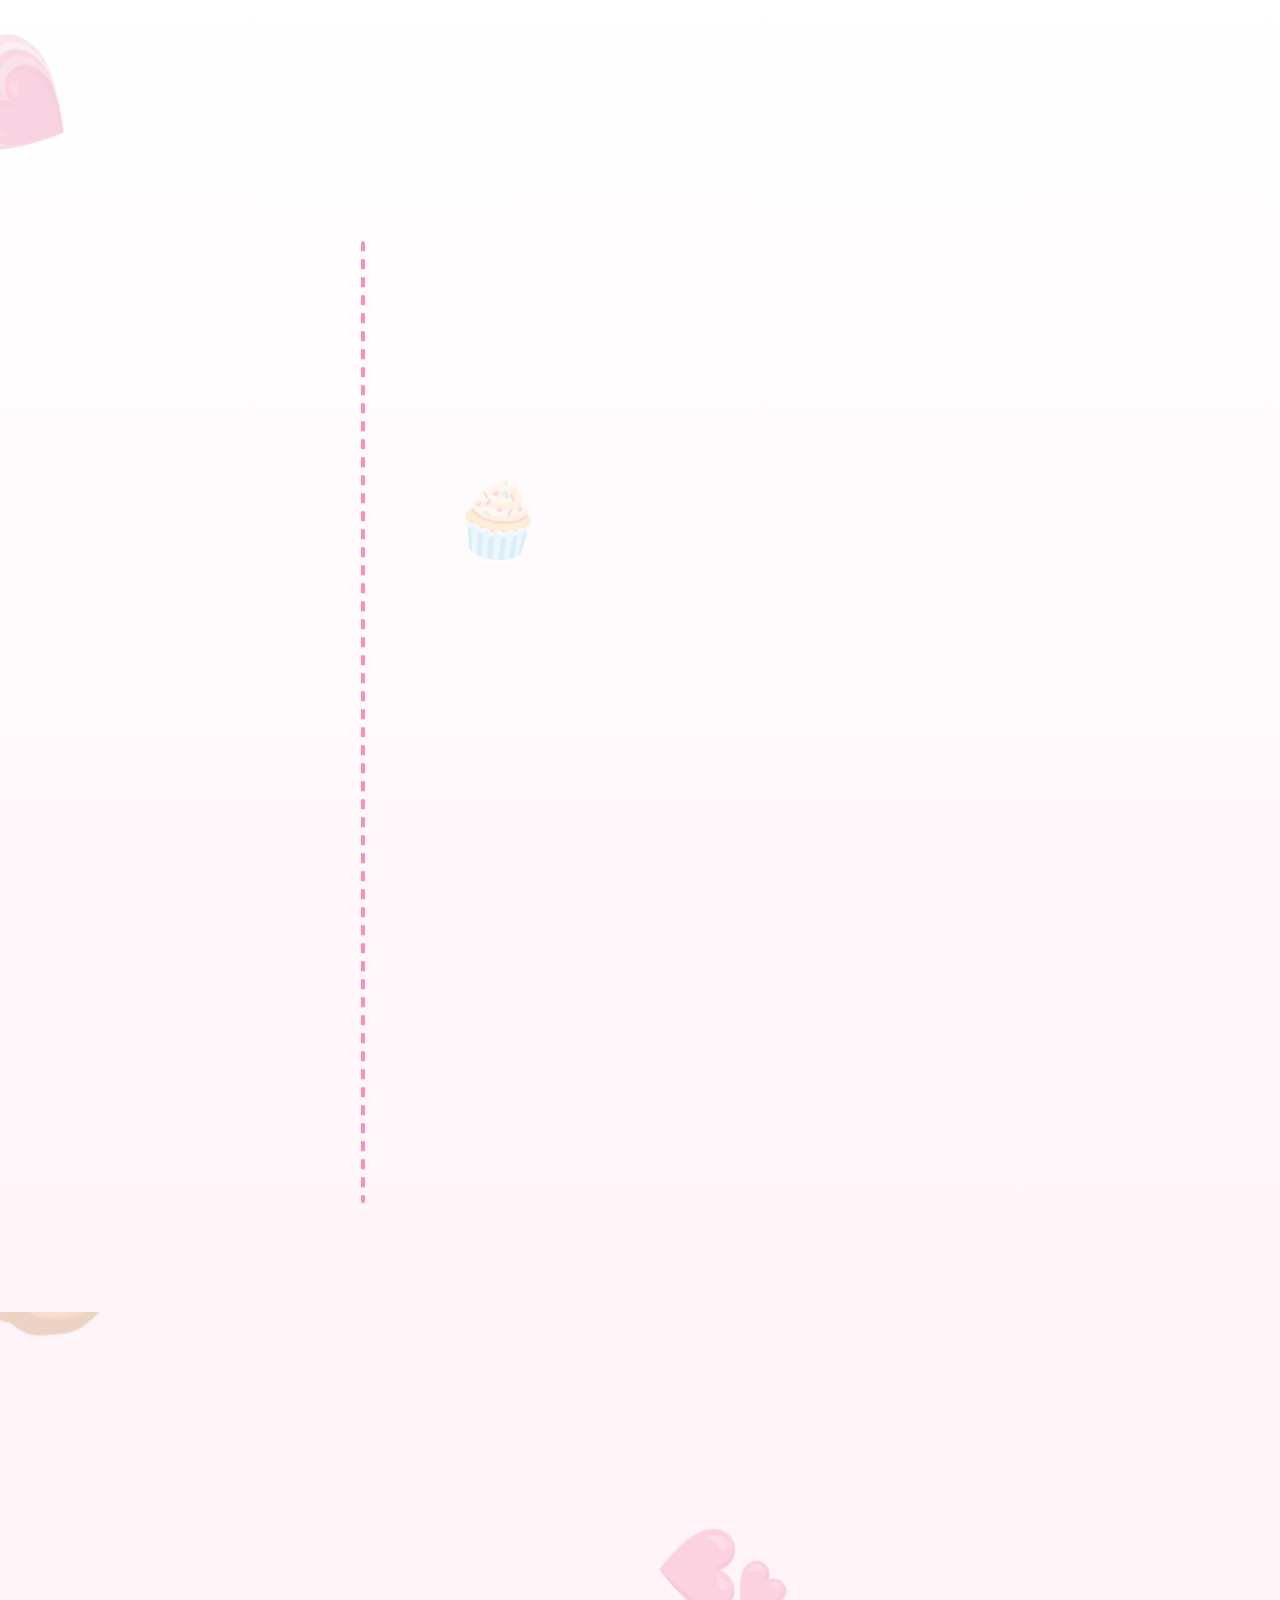
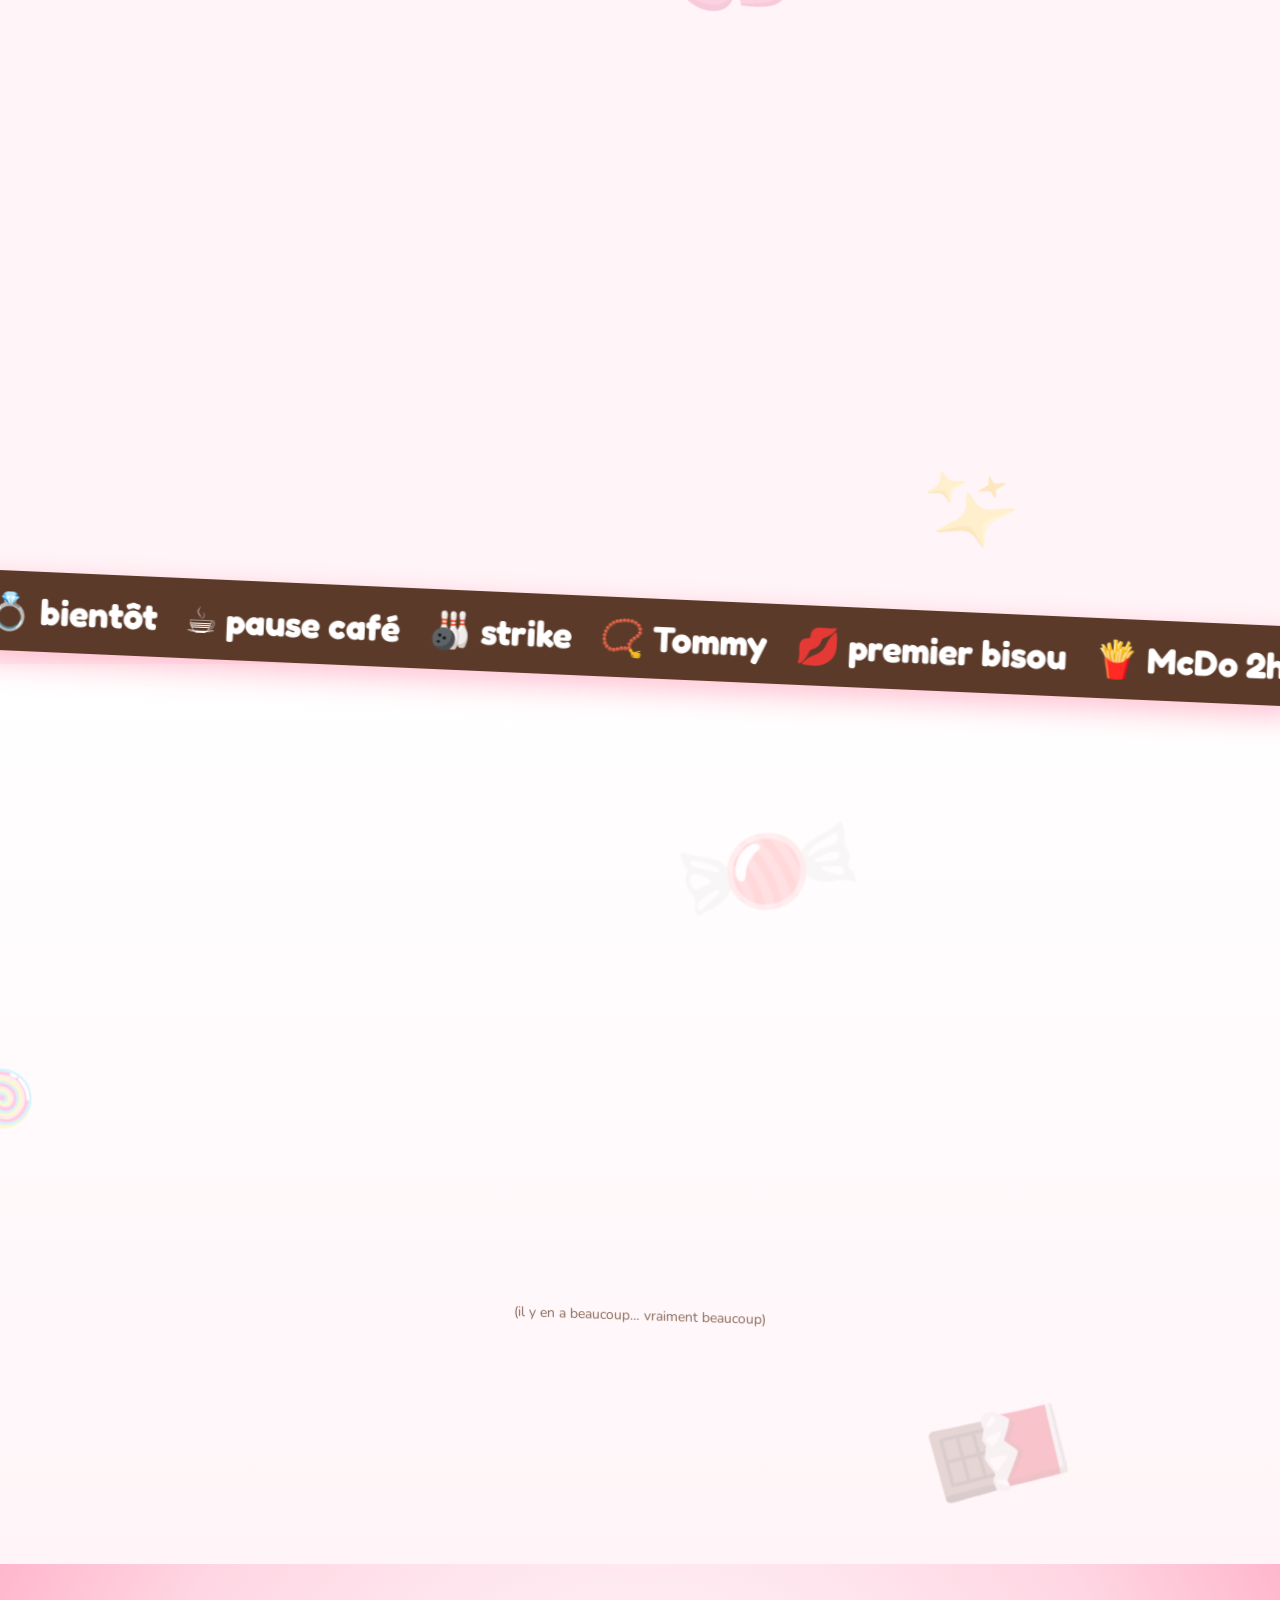
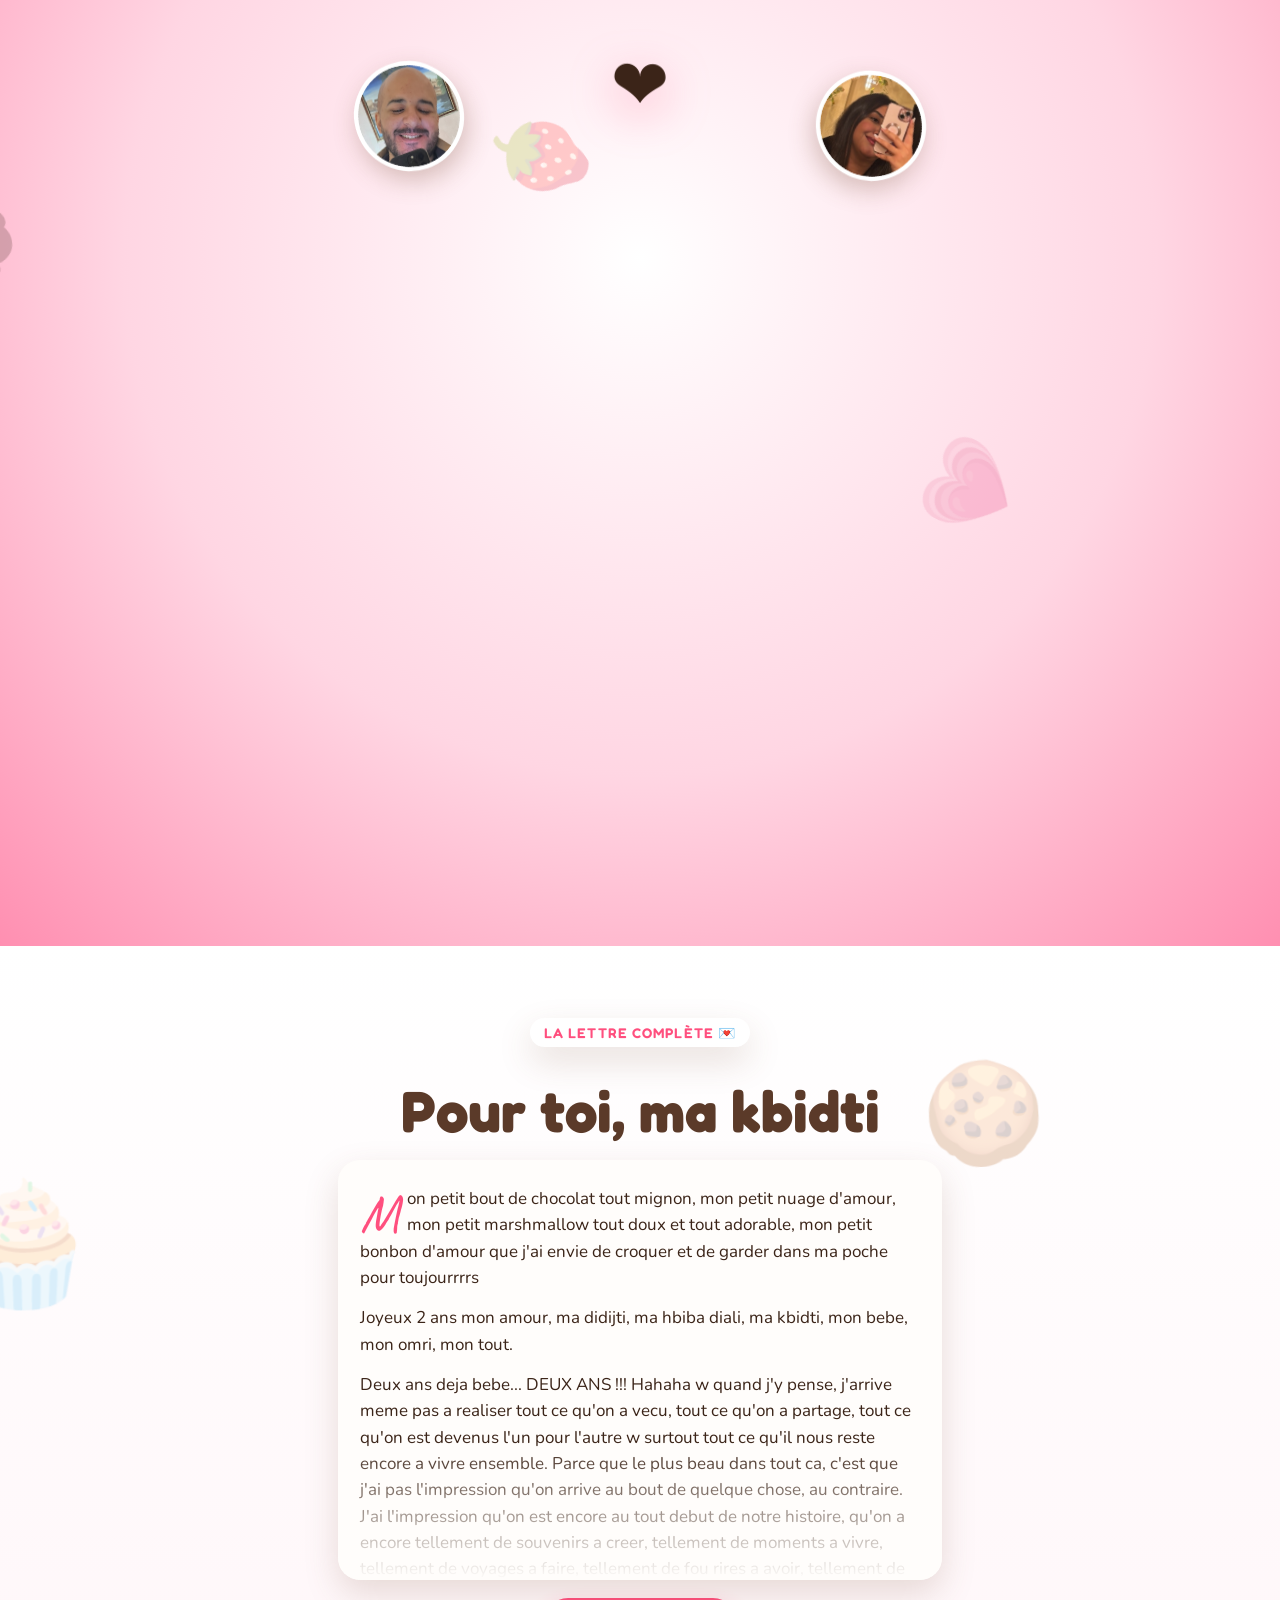
<file: anniversaire/index.html>
<!doctype html>
<html lang="fr">
<head>
<meta charset="utf-8">
<meta name="viewport" content="width=device-width, initial-scale=1, viewport-fit=cover">
<meta name="theme-color" content="#ff8fb1">
<meta name="apple-mobile-web-app-capable" content="yes">
<meta name="apple-mobile-web-app-title" content="2 ans ❤️">
<meta name="robots" content="noindex">
<title>Joyeux 2 ans</title>
<link rel="icon" href="data:image/svg+xml,%3Csvg xmlns='http://www.w3.org/2000/svg' viewBox='0 0 100 100'%3E%3Ctext y='.9em' font-size='90'%3E%E2%9D%A4%EF%B8%8F%3C/text%3E%3C/svg%3E">
<link rel="preconnect" href="https://fonts.googleapis.com">
<link rel="preconnect" href="https://fonts.gstatic.com" crossorigin>
<link href="https://fonts.googleapis.com/css2?family=Caveat:wght@600;700&family=Fredoka:wght@500;600;700&family=Nunito:wght@400;600;800&display=swap" rel="stylesheet">
<style>
:root{
  --choco:#5b3a29; --choco-2:#7a4f38; --pink:#ff8fb1; --rose:#ff4f7e; --blush:#ffd6e3;
  --mallow:#fff5f8; --cloud:#eef5ff; --gold:#ffc94d; --mint:#bff0dc; --ink:#3b2418;
  --muted:#8a6a5a; --card:#ffffff; --shadow:0 14px 34px rgba(122,79,56,.18);
  --display:"Fredoka", "Arial Rounded MT Bold", system-ui, sans-serif;
  --body:"Nunito", system-ui, -apple-system, sans-serif;
  --hand:"Caveat", "Bradley Hand", cursive;
}
*{box-sizing:border-box;-webkit-tap-highlight-color:transparent}
html{scroll-behavior:smooth}
body{margin:0;font-family:var(--body);color:var(--ink);background:var(--mallow);overflow-x:hidden;-webkit-font-smoothing:antialiased}
body.locked{overflow:hidden;height:100vh}
button{font:inherit;color:inherit;cursor:pointer;touch-action:manipulation;border:0;background:none}
h1,h2,h3{font-family:var(--display);margin:0;line-height:1.05}
p{line-height:1.55;margin:0}
.hand{font-family:var(--hand);font-weight:700}
.wrap{width:100%;max-width:640px;margin:0 auto;padding:0 max(18px, env(safe-area-inset-left)) 0 max(18px, env(safe-area-inset-right))}

/* ---------- scenes ---------- */
.scene{position:relative;min-height:100vh;min-height:100svh;display:flex;align-items:center;padding:72px 0;overflow:hidden}
.scene:nth-of-type(even){background:linear-gradient(180deg,#fff 0%,var(--mallow) 100%)}
.kicker{display:inline-block;font-family:var(--display);font-weight:600;font-size:14px;letter-spacing:.08em;text-transform:uppercase;color:var(--rose);background:#fff;border-radius:999px;padding:6px 14px;box-shadow:var(--shadow);margin-bottom:16px}
.title{font-size:clamp(34px,9vw,58px);color:var(--choco);margin-bottom:14px}
.title em{font-style:normal;color:var(--rose)}
.lead{font-size:clamp(17px,4.4vw,20px);color:var(--choco-2)}
.small{font-size:14px;color:var(--muted)}
.center{text-align:center}
.card{background:var(--card);border-radius:26px;box-shadow:var(--shadow);padding:22px}
.btn{display:inline-flex;align-items:center;gap:8px;font-family:var(--display);font-weight:600;font-size:18px;background:var(--rose);color:#fff;border-radius:999px;padding:14px 24px;box-shadow:0 10px 22px rgba(255,79,126,.35);transition:transform .15s}
.btn:active{transform:scale(.94)}
.btn.ghost{background:#fff;color:var(--rose);box-shadow:var(--shadow)}
.stack>*+*{margin-top:18px}

/* reveal */
[data-reveal]{opacity:0;transform:translateY(34px) scale(.98);transition:opacity .8s ease,transform .8s cubic-bezier(.2,.9,.25,1.2);transition-delay:var(--d,0s)}
[data-reveal].in{opacity:1;transform:none}

/* ---------- background floaties ---------- */
#floaties{position:fixed;inset:0;pointer-events:none;z-index:0;overflow:hidden}
#floaties span{position:absolute;bottom:-60px;font-size:26px;opacity:.32;animation:rise linear infinite}
@keyframes rise{to{transform:translateY(-120vh) rotate(360deg)}}
main{position:relative;z-index:1}
#fx{position:fixed;inset:0;pointer-events:none;z-index:60}

/* ---------- gate ---------- */
#gate{position:fixed;inset:0;z-index:50;display:flex;flex-direction:column;align-items:center;justify-content:center;gap:22px;text-align:center;padding:24px;background:radial-gradient(circle at 50% 35%,#ffe3ec 0%,#ffb9cf 55%,#ff8fb1 100%);transition:opacity .8s, visibility .8s}
#gate.gone{opacity:0;visibility:hidden}
.gift{position:relative;width:170px;height:160px;animation:wiggle 1.6s ease-in-out infinite}
.gift .box{position:absolute;bottom:0;left:10px;width:150px;height:105px;background:var(--rose);border-radius:14px;box-shadow:inset 0 -10px 0 rgba(0,0,0,.08)}
.gift .lid{position:absolute;top:22px;left:0;width:170px;height:40px;background:#ff6f95;border-radius:12px;transition:transform .9s cubic-bezier(.3,1.4,.5,1),opacity .9s}
.gift .rib-v{position:absolute;bottom:0;left:72px;width:26px;height:105px;background:var(--gold)}
.gift .lid::before{content:"";position:absolute;left:72px;top:0;width:26px;height:40px;background:var(--gold)}
.gift .bow{position:absolute;top:-2px;left:50%;transform:translateX(-50%);font-size:44px}
.gift.open{animation:none}
.gift.open .lid{transform:translateY(-220px) rotate(-35deg);opacity:0}
@keyframes wiggle{0%,60%,100%{transform:rotate(0)}70%{transform:rotate(-7deg)}80%{transform:rotate(7deg)}90%{transform:rotate(-4deg)}}
#gate h1{font-size:clamp(30px,8vw,46px);color:#fff;text-shadow:0 3px 0 rgba(122,79,56,.25)}
#gate p{color:#fff;font-size:18px;font-weight:600}
.pulse{animation:pulse 1.3s ease-in-out infinite}
@keyframes pulse{50%{transform:scale(1.07)}}

/* ---------- hero ---------- */
.hero{background:radial-gradient(circle at 50% 20%,#fff 0%,var(--blush) 70%)}
.big2{font-family:var(--display);font-size:clamp(150px,44vw,260px);line-height:.85;color:var(--rose);text-shadow:0 10px 0 #ffb3c9, 0 22px 30px rgba(255,79,126,.3);display:inline-block;animation:bounce 2.2s ease-in-out infinite}
@keyframes bounce{0%,100%{transform:translateY(0) rotate(-4deg)}50%{transform:translateY(-16px) rotate(4deg)}}
.typer{min-height:1.4em;font-family:var(--hand);font-size:clamp(30px,8vw,40px);color:var(--choco)}
.typer::after{content:"|";animation:blink 1s steps(1) infinite;color:var(--rose)}
@keyframes blink{50%{opacity:0}}
.stats{display:grid;grid-template-columns:repeat(3,1fr);gap:10px;margin-top:22px}
.stat{background:#fff;border-radius:20px;padding:14px 6px;box-shadow:var(--shadow)}
.stat b{display:block;font-family:var(--display);font-size:clamp(22px,6vw,30px);color:var(--rose)}
.stat span{font-size:12.5px;color:var(--muted);font-weight:700}
.sweets{font-size:34px;letter-spacing:6px}
.sweets span{display:inline-block;animation:bob 2s ease-in-out infinite;animation-delay:calc(var(--i)*.2s)}
@keyframes bob{50%{transform:translateY(-10px) rotate(10deg)}}
.scroll-hint{margin-top:26px;font-size:14px;color:var(--muted);animation:bob 1.6s infinite}

/* ---------- bumble ---------- */
.phone{position:relative;width:min(300px,82vw);margin:0 auto;background:#fff;border-radius:40px;border:10px solid #2b1c14;padding:16px 14px 18px;box-shadow:0 30px 60px rgba(59,36,24,.28)}
.phone .bar{display:flex;justify-content:center;align-items:center;gap:6px;font-family:var(--display);font-weight:700;color:#f5b400;font-size:20px;margin-bottom:12px}
.profile{position:relative;height:300px;border-radius:24px;background:linear-gradient(160deg,#ffd86b,#ffb347 60%,#ff8fb1);color:#fff;display:flex;flex-direction:column;justify-content:flex-end;padding:16px;transition:transform .7s cubic-bezier(.5,-.3,.6,1.3),opacity .7s;overflow:hidden}
.profile .face{position:absolute;top:28px;left:50%;transform:translateX(-50%);font-size:110px}
.profile h3{font-size:26px;text-shadow:0 2px 6px rgba(0,0,0,.2)}
.profile p{font-size:13.5px;font-weight:700;text-shadow:0 1px 4px rgba(0,0,0,.25)}
.profile.liked{transform:translateX(140%) rotate(28deg);opacity:0}
.profile.shake{animation:shake .5s}
@keyframes shake{20%,60%{transform:translateX(-14px) rotate(-4deg)}40%,80%{transform:translateX(14px) rotate(4deg)}}
.stamp-like{position:absolute;top:18px;left:14px;border:4px solid #fff;color:#fff;font-family:var(--display);font-weight:700;padding:2px 10px;border-radius:10px;transform:rotate(-14deg);opacity:0;transition:opacity .2s}
.liking .stamp-like{opacity:1}
.swipe-btns{display:flex;justify-content:center;gap:36px;margin-top:14px;position:relative;height:68px}
.swipe-btns button{width:64px;height:64px;border-radius:50%;font-size:28px;background:#fff;box-shadow:var(--shadow);transition:transform .35s cubic-bezier(.3,1.6,.5,1),left .35s,top .35s}
#nope{color:#999}
#like{color:#fff;background:linear-gradient(135deg,#ffcf3f,#ff9f1a)}
.match{position:absolute;inset:0;border-radius:30px;background:linear-gradient(160deg,#ffcf3f,#ff8fb1);display:flex;flex-direction:column;align-items:center;justify-content:center;gap:10px;color:#fff;text-align:center;opacity:0;pointer-events:none;transform:scale(.7);transition:all .6s cubic-bezier(.3,1.5,.5,1);padding:20px}
.match.show{opacity:1;transform:none;pointer-events:auto}
.match h3{font-family:var(--hand);font-size:52px;line-height:1}
.match .duo{font-size:54px}
.match .duo span{display:inline-block;animation:bob 1.2s infinite}
.toast{position:fixed;left:50%;bottom:max(26px,env(safe-area-inset-bottom));transform:translate(-50%,calc(100% + 80px));visibility:hidden;background:var(--choco);color:#fff;font-weight:800;padding:14px 20px;border-radius:18px;z-index:70;max-width:88vw;text-align:center;transition:transform .45s cubic-bezier(.3,1.5,.5,1);box-shadow:0 14px 30px rgba(0,0,0,.25)}
.toast.show{transform:translate(-50%,0);visibility:visible}

/* ---------- mcdo ---------- */
.night{background:linear-gradient(180deg,#1d1640 0%,#3a2366 70%,#6b3a7a 100%)!important;color:#fff}
.night .title,.night .lead{color:#fff}
.night .kicker{background:#2c2058;color:var(--gold)}
.stars{position:absolute;inset:0;pointer-events:none}
.stars i{position:absolute;width:3px;height:3px;background:#fff;border-radius:50%;animation:twinkle 2s infinite}
@keyframes twinkle{50%{opacity:.2}}
.clock-row{display:flex;align-items:center;justify-content:center;gap:24px;margin:24px 0}
.clock{position:relative;width:130px;height:130px;border-radius:50%;background:#fff;border:8px solid var(--gold);box-shadow:0 0 40px rgba(255,201,77,.5)}
.clock .h,.clock .m{position:absolute;left:50%;bottom:50%;transform-origin:50% 100%;background:var(--choco);border-radius:4px}
.clock .h{width:7px;height:32px;margin-left:-3.5px;transform:rotate(-120deg);transition:transform 2.4s cubic-bezier(.4,0,.2,1)}
.clock .m{width:4px;height:48px;margin-left:-2px;transform:rotate(-1440deg);transition:transform 2.4s cubic-bezier(.4,0,.2,1)}
.in .clock .h{transform:rotate(60deg)}
.in .clock .m{transform:rotate(0deg)}
.clock::after{content:"";position:absolute;left:50%;top:50%;width:12px;height:12px;margin:-6px;background:var(--rose);border-radius:50%}
.digital{font-family:var(--display);font-size:46px;color:var(--gold);text-shadow:0 0 18px rgba(255,201,77,.8)}
.digital small{font-size:18px;animation:blink 1s steps(1) infinite}
.mcbox{display:flex;justify-content:center;gap:14px;font-size:54px}
.mcbox span{animation:bob 1.4s infinite;animation-delay:calc(var(--i)*.25s)}
.shout{font-family:var(--display);font-weight:700;font-size:clamp(20px,5.4vw,26px);color:var(--gold);background:rgba(255,255,255,.08);border:2px dashed rgba(255,201,77,.6);border-radius:20px;padding:16px;animation:shout 2.6s infinite}
@keyframes shout{0%,86%,100%{transform:none}88%{transform:translateX(-5px) rotate(-1deg)}90%{transform:translateX(5px) rotate(1deg)}92%{transform:translateX(-4px)}94%{transform:translateX(4px)}}
.kiss{font-size:74px;display:inline-block;animation:kiss 1.6s ease-in-out infinite}
@keyframes kiss{0%,100%{transform:scale(1)}15%{transform:scale(1.25)}30%{transform:scale(1)}45%{transform:scale(1.18)}}
.night .card{background:rgba(255,255,255,.1);box-shadow:none;border:1px solid rgba(255,255,255,.2)}

/* ---------- bracelet ---------- */
.ring-stage{height:220px;display:flex;align-items:center;justify-content:center;perspective:700px;margin:10px 0}
.ring{position:relative;width:190px;height:190px;transform-style:preserve-3d;animation:spin 9s linear infinite}
@keyframes spin{from{transform:rotateX(64deg) rotateZ(0)}to{transform:rotateX(64deg) rotateZ(360deg)}}
.bead{position:absolute;left:50%;top:50%;width:26px;height:26px;margin:-13px;border-radius:50%;transform:rotate(var(--a)) translateY(-90px)}
.bead:nth-child(4n+1){background:#1f3b73}.bead:nth-child(4n+2){background:#fff;border:2px solid #ddd}.bead:nth-child(4n+3){background:#c8102e}.bead:nth-child(4n){background:#1f3b73}
.tag{display:inline-flex;gap:0;border-radius:6px;overflow:hidden;font-family:var(--display);font-weight:700;font-size:14px;box-shadow:var(--shadow)}
.tag span{padding:6px 10px;color:#fff}
.tag span:nth-child(1){background:#1f3b73}.tag span:nth-child(2){background:#fff;color:#1f3b73}.tag span:nth-child(3){background:#c8102e}
.check{display:flex;align-items:center;gap:12px;font-weight:800;font-size:17px}
.check i{font-style:normal;width:34px;height:34px;border-radius:50%;background:var(--mint);display:grid;place-items:center;flex:none}

.tommy-wrap{position:relative;width:min(340px,84vw);margin:0 auto}
.tommy{width:100%;display:block;filter:drop-shadow(0 22px 26px rgba(31,59,115,.35));animation:tfloat 3.4s ease-in-out infinite}
@keyframes tfloat{0%,100%{transform:translateY(0) rotate(-2deg)}50%{transform:translateY(-14px) rotate(2deg)}}
.tw{position:absolute;font-size:26px;animation:twk 2s ease-in-out infinite}
.tw1{top:-6px;left:8%}.tw2{top:10%;right:-2%;animation-delay:.6s}.tw3{bottom:4%;left:46%;animation-delay:1.2s}
@keyframes twk{0%,100%{transform:scale(.4);opacity:0}50%{transform:scale(1.2);opacity:1}}
/* ---------- memories ---------- */
.mem-grid{display:grid;gap:16px}
.mem{position:relative;overflow:hidden;text-align:left}
.mem h3{font-size:24px;color:var(--choco);margin-bottom:6px}
.lane{position:relative;height:84px;background:linear-gradient(90deg,#f6d7a8,#eec48a);border-radius:16px;margin-bottom:14px;overflow:hidden}
.ball{position:absolute;left:-50px;top:22px;font-size:40px}
.pins{position:absolute;right:16px;top:14px;font-size:30px;letter-spacing:-6px}
.pins span{display:inline-block;transition:transform .5s,opacity .5s}
.mem.play .ball{animation:roll 1.1s ease-in forwards}
@keyframes roll{to{left:calc(100% - 110px);transform:rotate(720deg)}}
.mem.play .pins span{transform:translateY(-30px) rotate(var(--r));opacity:0;transition-delay:1s}
.strike{position:absolute;inset:0;display:grid;place-items:center;font-family:var(--display);font-weight:700;font-size:34px;color:var(--rose);opacity:0;transform:scale(.4)}
.mem.play .strike{animation:pop .6s 1.2s forwards}
@keyframes pop{to{opacity:1;transform:scale(1)}}
.zoo{position:relative;height:84px;background:linear-gradient(180deg,#d5f5e3,#a8e6c3);border-radius:16px;margin-bottom:14px;overflow:hidden;display:flex;justify-content:space-around;align-items:flex-end}
.zoo span{font-size:42px;transform:translateY(80px);transition:transform .6s cubic-bezier(.3,1.6,.5,1);transition-delay:calc(var(--i)*.15s)}
.mem.play .zoo span{transform:translateY(6px)}
.bench{position:relative;height:84px;background:linear-gradient(180deg,#e6f0ff,#cfe0ff);border-radius:16px;margin-bottom:14px;overflow:hidden}
.bench .seat{position:absolute;left:18%;right:18%;bottom:16px;height:12px;background:#9b6b4a;border-radius:6px}
.bench .seat::before,.bench .seat::after{content:"";position:absolute;bottom:-14px;width:8px;height:14px;background:#7a4f38}
.bench .seat::before{left:12px}.bench .seat::after{right:12px}
.cup{position:absolute;bottom:26px;font-size:34px;transition:left 1s cubic-bezier(.3,1.3,.5,1)}
.cup.a{left:-50px}.cup.b{left:calc(100% + 10px)}
.mem.play .cup.a{left:calc(50% - 40px)}
.mem.play .cup.b{left:calc(50% + 4px)}
.steam{position:absolute;bottom:58px;left:calc(50% - 16px);font-size:18px;opacity:0}
.mem.play .steam{animation:steam 2s 1s infinite}
@keyframes steam{0%{opacity:0;transform:translateY(0)}40%{opacity:1}100%{opacity:0;transform:translateY(-24px)}}
.replay{position:absolute;top:14px;right:14px;font-size:12px;font-weight:800;color:var(--muted);background:var(--mallow);padding:6px 10px;border-radius:999px}

/* ---------- hbila job ---------- */
.job{position:relative;text-align:left;border:3px dashed var(--pink)}
.job h3{font-size:26px;color:var(--choco);margin:4px 0 10px}
.job dl{margin:0;display:grid;grid-template-columns:auto 1fr;gap:8px 12px;font-size:15.5px}
.job dt{font-weight:800;color:var(--rose)}
.job dd{margin:0}
.stamp{position:absolute;top:44%;left:50%;width:max-content;max-width:92%;text-align:center;font-family:var(--display);font-weight:700;font-size:clamp(24px,7vw,34px);color:#e0244f;border:5px solid #e0244f;border-radius:14px;padding:6px 14px;background:rgba(255,255,255,.75);transform:translate(-50%,-50%) rotate(-14deg) scale(3);opacity:0;transition:transform .35s cubic-bezier(.5,0,.75,0),opacity .2s;pointer-events:none}
.stamp.slam{transform:translate(-50%,-50%) rotate(-14deg) scale(1);opacity:1}
.job.thud{animation:thud .35s .3s}
@keyframes thud{50%{transform:scale(.97)}}
.oldies{font-size:46px}
.quote{font-family:var(--hand);font-size:clamp(26px,6.6vw,32px);color:var(--choco);line-height:1.15}

/* ---------- hearts grid ---------- */
.hgrid{display:grid;grid-template-columns:repeat(3,1fr);gap:12px}
@media (min-width:560px){.hgrid{grid-template-columns:repeat(4,1fr)}}
.flip{aspect-ratio:1;perspective:600px}
.flip .in3d{position:relative;width:100%;height:100%;transform-style:preserve-3d;transition:transform .6s cubic-bezier(.3,1.4,.5,1)}
.flip.on .in3d{transform:rotateY(180deg)}
.flip .f,.flip .b{position:absolute;inset:0;border-radius:22px;display:grid;place-items:center;backface-visibility:hidden;-webkit-backface-visibility:hidden;box-shadow:var(--shadow);padding:8px;text-align:center}
.flip .f{background:linear-gradient(145deg,#ffb3c9,var(--rose));font-size:40px}
.flip .b{background:#fff;transform:rotateY(180deg);font-family:var(--display);font-weight:600;font-size:clamp(14px,3.8vw,17px);color:var(--choco);line-height:1.15}
.progress-pill{display:inline-block;background:#fff;border-radius:999px;padding:6px 14px;font-weight:800;color:var(--rose);box-shadow:var(--shadow)}
.pearl-box{display:none}
.pearl-box.show{display:block;animation:pop .7s forwards;opacity:0;transform:scale(.4)}
.pearl{width:90px;height:90px;margin:0 auto 10px;border-radius:50%;background:radial-gradient(circle at 32% 30%,#fff 0%,#f6eef7 30%,#dcd0e6 70%,#bfb0cf 100%);box-shadow:0 0 40px rgba(255,255,255,.9),0 10px 30px rgba(120,90,160,.35);animation:shine 3s ease-in-out infinite}
@keyframes shine{50%{box-shadow:0 0 70px rgba(255,255,255,1),0 10px 30px rgba(120,90,160,.35)}}

/* ---------- doctor ---------- */
.doc{transition:background 1s}
.doc[data-level="3"],.doc[data-level="4"],.doc[data-level="5"]{background:linear-gradient(180deg,#0f0c29,#302b63,#24243e)!important;color:#fff}
.doc[data-level="3"] .title,.doc[data-level="4"] .title,.doc[data-level="5"] .title,.doc[data-level="3"] .lead,.doc[data-level="4"] .lead,.doc[data-level="5"] .lead{color:#fff}
.scale{font-size:96px;line-height:1;display:inline-block;animation:bob 2s infinite}
.scale-text{font-family:var(--display);font-weight:700;font-size:clamp(24px,6.4vw,32px);color:var(--rose);min-height:2.3em;display:flex;align-items:center;justify-content:center}
.zoom-in{animation:zoomIn .6s cubic-bezier(.3,1.5,.5,1)}
@keyframes zoomIn{from{transform:scale(.3);opacity:0}}
.rx{position:relative;text-align:left;background:#fff;color:var(--ink);border-radius:18px;padding:22px 20px 18px;box-shadow:var(--shadow);background-image:repeating-linear-gradient(180deg,transparent 0 31px,#f0e4ea 31px 32px);background-position:0 54px}
.rx h3{font-size:20px;color:var(--rose);margin-bottom:12px}
.rx ol{margin:0;padding-left:22px;font-family:var(--hand);font-size:24px;line-height:32px}
.rx .sig{text-align:right;font-family:var(--hand);font-size:22px;color:var(--choco-2);margin-top:6px}

/* ---------- soft ---------- */
.soft{background:linear-gradient(180deg,#f3ecff,#fff5f8)!important}
.promise{display:flex;gap:12px;align-items:flex-start;text-align:left;padding:12px 0;border-bottom:1px solid #f0e2ea}
.promise:last-child{border:0}
.promise i{font-style:normal;flex:none;width:30px;height:30px;border-radius:50%;background:var(--blush);display:grid;place-items:center;transform:scale(0);transition:transform .5s cubic-bezier(.3,1.8,.5,1);transition-delay:calc(var(--d) + .3s)}
.in .promise i{transform:none}

/* ---------- future ---------- */
.timeline{position:relative;padding-left:56px;text-align:left}
.timeline::before{content:"";position:absolute;left:23px;top:8px;bottom:8px;width:4px;border-radius:4px;background:repeating-linear-gradient(180deg,var(--pink) 0 10px,transparent 10px 18px)}
.step{position:relative;margin-bottom:22px}
.step .dot{position:absolute;left:-56px;top:0;width:50px;height:50px;border-radius:50%;background:#fff;box-shadow:var(--shadow);display:grid;place-items:center;font-size:26px}
.step h3{font-size:22px;color:var(--choco);margin:10px 0 6px}
.house{position:relative;width:160px;height:140px;margin:10px 0}
.roof{position:absolute;top:0;left:0;width:0;height:0;border-left:80px solid transparent;border-right:80px solid transparent;border-bottom:56px solid var(--choco-2)}
.wall{position:absolute;top:56px;left:14px;width:132px;height:84px;background:#ffd1dc;border-radius:0 0 10px 10px;transition:background .4s;display:flex;justify-content:space-around;align-items:flex-end;padding-bottom:0}
.wall .door{width:28px;height:44px;background:var(--choco);border-radius:14px 14px 0 0}
.wall .win{width:26px;height:26px;background:#bfe3ff;border-radius:6px;align-self:center;border:3px solid #fff}
.babies{font-size:30px;min-height:40px;letter-spacing:2px;word-break:break-all}
.babies span{display:inline-block;animation:pop .4s forwards;opacity:0;transform:scale(.3)}
.chat{display:flex;flex-direction:column;gap:8px;margin-top:8px}
.bubble{max-width:85%;padding:10px 14px;border-radius:18px;font-weight:700;font-size:15px}
.bubble.l{background:#eef0f4;align-self:flex-start;border-bottom-left-radius:4px}
.bubble.r{background:var(--rose);color:#fff;align-self:flex-end;border-bottom-right-radius:4px}
.mini-btn{font-family:var(--display);font-weight:600;font-size:15px;background:var(--blush);color:var(--rose);padding:9px 16px;border-radius:999px;margin-top:6px}
.mini-btn:active{transform:scale(.94)}

/* roles */
.role-word{font-family:var(--display);font-weight:700;font-size:clamp(30px,8.5vw,46px);color:var(--rose);min-height:1.3em}
.peanut{font-size:56px;display:inline-block}
.peanut.crack{animation:crack .6s}
@keyframes crack{30%{transform:rotate(-25deg) scale(1.2)}60%{transform:rotate(25deg) scale(.9)}}

/* loader */
.loader{height:26px;border-radius:999px;background:#fff;box-shadow:inset 0 2px 6px rgba(0,0,0,.08);overflow:hidden}
.loader b{display:block;height:100%;width:0;border-radius:999px;background:repeating-linear-gradient(45deg,var(--rose) 0 14px,var(--pink) 14px 28px);transition:width .2s linear}
.load-num{font-family:var(--display);font-size:54px;color:var(--rose)}
.load-log{text-align:left;font-weight:700;font-size:15px}
.load-log div{opacity:0;transform:translateX(-12px);transition:all .4s}
.load-log div.on{opacity:1;transform:none}

/* nicknames */
.jar{font-size:110px;display:inline-block;cursor:pointer;transition:transform .15s}
.jar:active{transform:scale(.9) rotate(-8deg)}
.nick{min-height:150px;display:flex;align-items:center;justify-content:center}
.nick-card{background:#fff;border-radius:24px;box-shadow:var(--shadow);padding:20px 18px;font-family:var(--display);font-weight:600;font-size:clamp(19px,5vw,23px);color:var(--choco);animation:candy .55s cubic-bezier(.3,1.6,.5,1)}
.nick-card .e{display:block;font-size:44px;margin-bottom:6px}
@keyframes candy{from{transform:translateY(60px) scale(.4) rotate(-12deg);opacity:0}}
.nick-count{font-weight:800;color:var(--muted);font-size:14px}

/* finale */
.finale{background:radial-gradient(circle at 50% 30%,#fff 0%,var(--blush) 55%,var(--pink) 100%)!important}
.bigheart{font-size:140px;display:inline-block;animation:beat 1s ease-in-out infinite;filter:drop-shadow(0 14px 24px rgba(255,79,126,.4))}
@keyframes beat{0%,100%{transform:scale(1)}15%{transform:scale(1.18)}30%{transform:scale(1)}45%{transform:scale(1.12)}}
.redo{display:flex;flex-wrap:wrap;justify-content:center;gap:8px;align-items:center;font-weight:800}
.redo span{background:#fff;border-radius:999px;padding:8px 12px;box-shadow:var(--shadow);font-size:15px}
.redo em{font-style:normal;color:var(--rose)}
.again{font-family:var(--hand);font-size:clamp(34px,9vw,48px);color:var(--choco)}
.again span{display:inline-block;opacity:0}
.in .again span{animation:pop .6s forwards}
.final-shout{font-family:var(--display);font-weight:700;font-size:clamp(26px,7vw,38px);color:#fff;text-shadow:0 3px 0 rgba(224,36,79,.6)}

/* letter */
.letter{background:#fffdfb;border-radius:22px;box-shadow:var(--shadow);padding:26px 22px;text-align:left;position:relative}
.letter p{font-size:17px;margin-bottom:14px;color:#3b2418}
.letter p:first-child::first-letter{font-family:var(--hand);font-size:54px;float:left;line-height:.8;padding:6px 8px 0 0;color:var(--rose)}
.letter.clamped{max-height:420px;overflow:hidden}
.letter.clamped::after{content:"";position:absolute;left:0;right:0;bottom:0;height:140px;background:linear-gradient(transparent,#fffdfb);border-radius:0 0 22px 22px}
footer{padding:30px 0 calc(40px + env(safe-area-inset-bottom));text-align:center;color:var(--muted);font-size:14px}

@media (prefers-reduced-motion: reduce){
  *,*::before,*::after{animation-duration:.01ms!important;animation-iteration-count:1!important;transition-duration:.01ms!important}
  #floaties{display:none}
}
</style>
</head>
<body class="locked">

<div id="gate" role="dialog" aria-label="Surprise">
  <div class="couple gate-couple"><span class="c-l"><img class="av" src="img/lui.png" alt="Lui"></span><span class="c-h">💞</span><span class="c-r"><img class="av" src="img/elle.png" alt="Khadija"></span></div>
  <div class="gift" id="gift" aria-hidden="true"><div class="box"></div><div class="rib-v"></div><div class="lid"><span class="bow">🎀</span></div></div>
  <h1>Pour Khadija 💌</h1>
  <p>Un petit cadeau pour nos 2 ans…</p>
  <button class="btn pulse" id="openGift">Ouvre ton cadeau 🎁</button>
</div>

<div id="floaties" aria-hidden="true"></div>
<canvas id="fx" aria-hidden="true"></canvas>
<div class="toast" id="toast" role="status" aria-live="polite"></div>

<main>

<!-- HERO -->
<section class="scene hero center" id="hero">
  <div class="wrap stack">
    <div data-reveal class="sweets" aria-hidden="true"><span style="--i:0">🍫</span><span style="--i:1">☁️</span><span style="--i:2">🍡</span><span style="--i:3">🍬</span></div>
    <div data-reveal style="--d:.1s"><span class="kicker">Joyeux anniversaire à nous</span></div>
    <div data-reveal style="--d:.2s"><span class="big2">2</span></div>
    <h1 class="title" data-reveal style="--d:.3s">ans avec <em>toi</em>, mon amour</h1>
    <div class="couple" data-reveal style="--d:.35s"><span class="c-l"><img class="av" src="img/lui.png" alt="Lui"></span><span class="c-h">❤️</span><span class="c-r"><img class="av" src="img/elle.png" alt="Khadija"></span></div>
    <div class="typer" id="typer" data-reveal style="--d:.4s" aria-live="polite"></div>
    <p class="lead" data-reveal style="--d:.5s">Mon petit bout de chocolat tout mignon, mon petit nuage d'amour, mon petit marshmallow tout doux… que j'ai envie de garder dans ma poche pour toujourrrrs.</p>
    <div class="stats" data-reveal style="--d:.6s">
      <div class="stat"><b data-count="730">0</b><span>jours (environ)</span></div>
      <div class="stat"><b data-count="17520">0</b><span>heures</span></div>
      <div class="stat"><b>∞</b><span>bisous</span></div>
    </div>
    <div class="scroll-hint">Descends tout doucement ↓</div>
  </div>
</section>

<!-- DEUX ANS -->
<section class="scene center">
  <div class="wrap stack">
    <div data-reveal><span class="kicker">Deux ans déjà bébé…</span></div>
    <h2 class="title" data-reveal style="--d:.1s">DEUX ANS !!! <em>Hahaha</em></h2>
    <p class="lead" data-reveal style="--d:.2s">Et pourtant j'ai pas l'impression qu'on arrive au bout de quelque chose. J'ai l'impression qu'on est encore <b>au tout début</b> de notre histoire.</p>
    <div class="card" data-reveal style="--d:.3s">
      <p class="hand" style="font-size:28px;line-height:1.2">« Si on me donnait le choix de recommencer toute ma vie depuis le début, je demanderais juste qu'on me laisse te retrouver à nouveau. »</p>
    </div>
    <p class="small" data-reveal style="--d:.4s">Encore tellement de souvenirs à créer, de voyages, de fous rires… et toute une vie à construire tous les deux.</p>
  </div>
</section>

<!-- BUMBLE -->
<section class="scene center" id="bumble">
  <div class="wrap stack">
    <div data-reveal><span class="kicker">Chapitre 1 · Bumble 🐝</span></div>
    <h2 class="title" data-reveal style="--d:.1s">J'étais sur le point de <em>supprimer l'app</em> 😱</h2>
    <p class="lead" data-reveal style="--d:.2s">Parmi toutes les personnes du monde… c'est toi et moi qui nous sommes trouvés. À toi de jouer :</p>
    <div class="phone" data-reveal style="--d:.3s">
      <div class="bar">bumble <span>🐝</span></div>
      <div class="profile" id="profile">
        <div class="stamp-like">LIKE</div>
        <div class="face"><img class="av big" src="img/elle.png" alt="Khadija"></div>
        <h3>Khadija 💕</h3>
        <p>Future meilleure médecin de l'univers · Hbila certifiée · Cheveux magnifiques</p>
      </div>
      <div class="swipe-btns" id="swipeBtns">
        <button id="nope" aria-label="Passer">✕</button>
        <button id="like" aria-label="Aimer">♥</button>
      </div>
      <div class="match" id="match">
        <h3>It's a Match!</h3>
        <div class="duo"><span><img class="av" src="img/lui.png" alt="Lui"></span>💛<span style="animation-delay:.3s"><img class="av" src="img/elle.png" alt="Khadija"></span></div>
        <p style="font-weight:800">Heureusement qu'on a swipé à droite yak a bébé 😮‍💨</p>
        <p class="small" style="color:#fff">Et le plus drôle : on était tous les deux intéressés dès le début hahaha</p>
      </div>
    </div>
    <p class="small" data-reveal style="--d:.4s">Ce qui m'a plu au début — ta façon de parler, ton rire, ta manière d'être — c'est exactement ce qui me fait craquer aujourd'hui. Sauf que maintenant, c'est mille fois plus fort.</p>
  </div>
</section>

<!-- MCDO -->
<section class="scene night center" id="mcdo">
  <div class="stars" id="stars"></div>
  <div class="wrap stack" style="position:relative">
    <div data-reveal><span class="kicker">Chapitre 2 · McDo Maârif 🍟</span></div>
    <h2 class="title" data-reveal style="--d:.1s">Notre premier rendez-vous…</h2>
    <div class="clock-row" data-reveal style="--d:.2s">
      <div class="clock" aria-hidden="true"><div class="h"></div><div class="m"></div></div>
      <div class="digital">02:00<small> AM</small></div>
    </div>
    <div class="mcbox" data-reveal style="--d:.3s" aria-hidden="true"><span style="--i:0">🍔</span><span style="--i:1">🍟</span><span style="--i:2">🥤</span></div>
    <div class="shout" data-reveal style="--d:.4s">KBIDTI, ON VA AU MCDO À 2H DU MATIN POUR UN PREMIER RENDEZ-VOUS ET ON FINIT PAR TOMBER AMOUREUX COMME ÇA ???</div>
    <p class="lead" data-reveal style="--d:.5s">Pas besoin d'un restaurant luxueux. Tellement simple, tellement naturel, tellement <b>nous</b>. Il me suffisait d'être avec toi.</p>
    <div class="card" data-reveal style="--d:.6s">
      <div class="kiss" aria-hidden="true">💋</div>
      <p style="margin-top:8px">Et puis notre premier bisou juste après… je crois que mon cœur avait déjà compris ce que ma tête allait mettre du temps à réaliser.</p>
    </div>
  </div>
</section>

<!-- BRACELET -->
<section class="scene center">
  <div class="wrap stack">
    <div data-reveal><span class="kicker">Chapitre 3 · Le bracelet</span></div>
    <h2 class="title" data-reveal style="--d:.1s">Hbibti, je le mets <em>toujours</em></h2>
    <div class="tommy-wrap" data-reveal style="--d:.15s"><img class="tommy" src="img/tommy.png" alt="La boîte du bracelet Tommy Hilfiger"><span class="tw tw1">✨</span><span class="tw tw2">💖</span><span class="tw tw3">✨</span></div>
    <div class="ring-stage" data-reveal style="--d:.2s" aria-hidden="true"><div class="ring" id="ring"></div></div>
    <div data-reveal style="--d:.25s"><span class="tag"><span>TOM</span><span>MY</span><span>❤</span></span></div>
    <p class="lead" data-reveal style="--d:.3s">C'est pas juste un bracelet. C'est un petit morceau de notre histoire que je porte avec moi : nos débuts, cette nuit, ce premier bisou.</p>
    <div class="card stack" data-reveal style="--d:.4s;text-align:left">
      <div class="check"><i>✔︎</i>Porté depuis deux ans</div>
      <div class="check"><i>✔︎</i>Toujours là — et moi aussi</div>
      <div class="check"><i>✔︎</i>Amoureux encore plus qu'avant</div>
      <p class="small">(jamais de dar de smail 😌)</p>
    </div>
  </div>
</section>

<!-- MEMORIES -->
<section class="scene center">
  <div class="wrap stack">
    <div data-reveal><span class="kicker">Chapitre 4 · Nos souvenirs</span></div>
    <h2 class="title" data-reveal style="--d:.1s">Pas besoin d'extraordinaire. <em>Il suffit que tu sois là.</em></h2>
    <div class="mem-grid">
      <button class="card mem" data-reveal style="--d:.15s" data-mem>
        <span class="replay">↻ rejouer</span>
        <div class="lane"><span class="ball">🎳</span><span class="pins"><span style="--r:-40deg">🎳</span><span style="--r:30deg">🎳</span><span style="--r:-20deg">🎳</span></span><span class="strike">STRIKE !</span></div>
        <h3>Notre journée bowling</h3>
        <p class="small">Un souvenir que je garde dans un coin de ma tête et de mon cœur.</p>
      </button>
      <button class="card mem" data-reveal style="--d:.25s" data-mem>
        <span class="replay">↻ rejouer</span>
        <div class="zoo"><span style="--i:0">🦒</span><span style="--i:1">🐒</span><span style="--i:2">🦁</span><span style="--i:3">🐘</span><span style="--i:4">🦓</span></div>
        <h3>Notre journée au zoo</h3>
        <p class="small">(Les animaux étaient mignons. Toi, plus.)</p>
      </button>
      <button class="card mem" data-reveal style="--d:.35s" data-mem>
        <span class="replay">↻ rejouer</span>
        <div class="bench"><span class="cup a">☕</span><span class="cup b">☕</span><span class="steam">♨︎ ❤</span><div class="seat"></div></div>
        <h3>Nos pauses café à Nearshore</h3>
        <p class="small">Toi qui arrives avec nos deux cafés, sur notre banc. Quelques minutes volées à nos journées. C'est tout bête, mais c'est le genre de souvenir que je veux garder toute ma vie.</p>
      </button>
    </div>
    <p class="small" data-reveal>Et franchement, supporter mes idées et mes délires, il faut avoir du courage hahaha.</p>
  </div>
</section>

<!-- HBILA -->
<section class="scene center" id="hbila">
  <div class="wrap stack">
    <div data-reveal><span class="kicker">Annonce officielle 📢</span></div>
    <h2 class="title" data-reveal style="--d:.1s">Parlons de toi, <em>a dak lhbila</em></h2>
    <div class="card job" id="job" data-reveal style="--d:.2s">
      <span class="small" style="font-weight:800">OFFRE D'EMPLOI · RÉF. 2ANS</span>
      <h3>Poste : Hbila officielle de mon cœur</h3>
      <dl>
        <dt>Missions</dt><dd>Me faire rire, me faire craquer, me faire fondre et me rendre fou dans la même journée</dd>
        <dt>Profil</dt><dd>Taquine, expressive, tendre, cheveux magnifiques, petites folies</dd>
        <dt>Contrat</dt><dd>CDI. À vie. Sans période d'essai.</dd>
      </dl>
      <div class="stamp" id="stamp">POSTE POURVU À VIE</div>
    </div>
    <div data-reveal style="--d:.3s"><button class="btn ghost" id="apply">Postuler 📄</button></div>
    <p class="lead" data-reveal style="--d:.35s">Le recrutement est fermé définitivement. Tu es hbila, mais tu es <b>MA</b> hbila.</p>
    <div class="card stack" data-reveal style="--d:.4s">
      <div class="oldies couple old"><span class="c-l"><img class="av" src="img/lui.png" alt="Lui"></span><span class="c-h">💋</span><span class="c-r"><img class="av" src="img/elle.png" alt="Khadija"></span></div><p class="small">(version papi &amp; mamie 👴👵)</p>
      <p class="small" style="font-weight:800">Dans 60 ans :</p>
      <p class="quote">« mais qu'est-ce que je vais faire de toi ya rebbi »</p>
      <p class="small">…juste avant de te prendre dans mes bras et de te faire un bisou. Toujours aussi faible devant ton sourire.</p>
    </div>
  </div>
</section>

<!-- WHAT I LOVE -->
<section class="scene center">
  <div class="wrap stack">
    <div data-reveal><span class="kicker">Ce que j'aime chez toi</span></div>
    <h2 class="title" data-reveal style="--d:.1s"><em>TOI.</em> Pas une version parfaite inventée.</h2>
    <p class="lead" data-reveal style="--d:.2s">Touche les cœurs, un par un 👇</p>
    <div data-reveal style="--d:.25s"><span class="progress-pill" id="hcount">0 / 12</span></div>
    <div class="hgrid" id="hgrid" data-reveal style="--d:.3s"></div>
    <div class="pearl-box card" id="pearl">
      <div class="pearl" aria-hidden="true"></div>
      <h3 style="color:var(--choco);font-size:26px;margin-bottom:8px">À mes yeux, tu es une perle rare</h3>
      <p class="small">Paix, confiance, évidence. Tu es la femme qui me correspond, celle avec qui je me projette naturellement.</p>
    </div>
  </div>
</section>

<!-- DOCTOR -->
<section class="scene center doc" id="doc" data-level="0">
  <div class="wrap stack">
    <div data-reveal><span class="kicker">Ma petite docteur 🩺</span></div>
    <h2 class="title" data-reveal style="--d:.1s">La meilleure médecin…</h2>
    <div data-reveal style="--d:.2s"><span class="scale" id="scaleEmoji">🩺</span></div>
    <div class="scale-text" id="scaleText" data-reveal style="--d:.25s">du monde entier</div>
    <div data-reveal style="--d:.3s"><button class="btn" id="zoomBtn">Plus loin 🚀</button></div>
    <p class="lead" data-reveal style="--d:.35s">Et je suis pas objectif du tout, et je l'assume complètement hahaha. Mais sérieusement : je suis tellement fier de toi.</p>
    <div class="rx" data-reveal style="--d:.4s">
      <h3>📋 Ordonnance du Dr. Amoureux</h3>
      <ol>
        <li>Le droit d'être fatiguée</li>
        <li>Souffler, ne rien faire, se reposer</li>
        <li>Câlins à volonté</li>
        <li>Rien à prouver à personne</li>
        <li>Juste être ma petite didij</li>
      </ol>
      <div class="sig">À renouveler à vie ✍︎</div>
    </div>
    <p class="small" data-reveal>Tu n'as pas besoin d'être forte tout le temps. Je veux être celui avec qui tu peux poser tout ce que tu portes sur tes épaules.</p>
  </div>
</section>

<!-- SOFT: pardon + promises -->
<section class="scene center soft">
  <div class="wrap stack">
    <div data-reveal><span class="kicker">Un moment sérieux 🤍</span></div>
    <h2 class="title" data-reveal style="--d:.1s">Pardon, bébé</h2>
    <p class="lead" data-reveal style="--d:.2s">Si j'ai été rude, injuste, si j'ai manqué de patience ou si je t'ai fait de la peine alors que tu ne le méritais pas : je te demande pardon.</p>
    <div class="card" data-reveal style="--d:.3s">
      <p class="small" style="font-weight:800;margin-bottom:6px;text-align:left">Je ne suis pas parfait, mais je te promets :</p>
      <div class="promise" style="--d:.1s"><i>🤍</i><span>De continuer à apprendre et à faire attention</span></div>
      <div class="promise" style="--d:.25s"><i>🤍</i><span>De reconnaître mes erreurs et de m'excuser sincèrement</span></div>
      <div class="promise" style="--d:.4s"><i>🤍</i><span>De ne jamais tenir ton amour pour acquis</span></div>
      <div class="promise" style="--d:.55s"><i>🤍</i><span>De te traiter avec douceur, respect et patience</span></div>
      <div class="promise" style="--d:.7s"><i>🤍</i><span>Qu'on soit une équipe, pas deux personnes qui essaient de gagner</span></div>
    </div>
    <p class="small" data-reveal>Parfois les mots sont trop petits pour ce que je ressens. Alors j'espère que tu le vois à travers mes gestes.</p>
  </div>
</section>

<!-- ROLES -->
<section class="scene center">
  <div class="wrap stack">
    <div data-reveal><span class="kicker">Ce que je veux être pour toi</span></div>
    <h2 class="title" data-reveal style="--d:.1s">Je veux être ton…</h2>
    <div class="role-word" id="roleWord" data-reveal style="--d:.2s">refuge</div>
    <div data-reveal style="--d:.25s"><button class="btn" id="roleBtn">Et encore ? 👀</button></div>
    <div class="card stack" data-reveal style="--d:.3s">
      <span class="peanut" id="peanut" aria-hidden="true">🥜</span>
      <p>Ton papa aussi — pas littéralement bébé, tu as compris ce que je veux dire, <b>ne commence pas à me casser les cacahuètes stp</b>.</p>
      <button class="mini-btn" id="peanutBtn">Casser une cacahuète</button>
    </div>
  </div>
</section>

<!-- FUTURE -->
<section class="scene">
  <div class="wrap stack">
    <div class="center" data-reveal><span class="kicker">Notre avenir ✨</span></div>
    <h2 class="title center" data-reveal style="--d:.1s">Ce qui me fait le plus <em>sourire</em></h2>
    <div class="timeline">
      <div class="step" data-reveal>
        <div class="dot">💍</div>
        <h3>Un mariage</h3>
        <p>Quand le moment sera venu. J'ai hâte de te voir dans ta robe de mariée.</p>
      </div>
      <div class="step" data-reveal>
        <div class="dot">🏠</div>
        <h3>Notre maison</h3>
        <p>Choisir nos meubles… et se disputer gentiment sur la couleur d'un mur. Touche le mur :</p>
        <button class="house" id="house" aria-label="Changer la couleur du mur"><div class="roof"></div><div class="wall" id="wall"><div class="win"></div><div class="door"></div><div class="win"></div></div></button>
        <p class="small" id="wallMsg">Rose ? 🙂</p>
      </div>
      <div class="step" data-reveal>
        <div class="dot">👶</div>
        <h3>Des bébés</h3>
        <p>Enfin, je veux dire, DES bébés. On verra combien on arrive à gérer sans devenir fous.</p>
        <div class="babies" id="babies"></div>
        <button class="mini-btn" id="babyBtn">+1 bébé</button>
        <p class="small" id="babyMsg" style="margin-top:6px"> </p>
      </div>
      <div class="step" data-reveal>
        <div class="dot">🩺</div>
        <h3>Toi, la meilleure médecin du monde</h3>
        <p>…qui gère tes patients, tes enfants et ton mari <i>(li mamhtajch ta gestion 😌)</i> dans la même journée. Et moi qui fais le papa responsable tout en apprenant des bêtises aux enfants.</p>
      </div>
      <div class="step" data-reveal>
        <div class="dot">👵</div>
        <h3>Nos petits-enfants</h3>
        <div class="chat">
          <div class="bubble l">Mamie, papi, vous vous êtes rencontrés comment ?</div>
          <div class="bubble r">Sur internet 😌</div>
          <div class="bubble l">SUR INTERNET ?? 😂😂</div>
          <div class="bubble r">Et le premier rendez-vous c'était au McDo à 2h du matin</div>
          <div class="bubble l">Mamie était déjà hbila ?</div>
          <div class="bubble r">Déjà. Et papi était déjà complètement fou d'elle ❤️</div>
        </div>
      </div>
    </div>
  </div>
</section>

<!-- 70 YEARS -->
<section class="scene center" id="years">
  <div class="wrap stack">
    <div data-reveal><span class="kicker">Avertissement ⚠️</span></div>
    <h2 class="title" data-reveal style="--d:.1s">Chargement de <em>70 ans</em> d'embêtements…</h2>
    <div class="load-num" data-reveal style="--d:.2s"><span id="loadNum">0</span>%</div>
    <div class="loader" data-reveal style="--d:.25s"><b id="loadBar"></b></div>
    <div class="card load-log" id="loadLog" data-reveal style="--d:.3s">
      <div>✔︎ Blagues nulles : 10 000 en stock</div>
      <div>✔︎ Bisous : ∞</div>
      <div>✔︎ Pauses café : des centaines</div>
      <div>✔︎ Fous rires : des milliers</div>
      <div>✔︎ « oui bébé je sais » : ×1 000 000</div>
      <div>✔︎ Vieux couple qui se taquine encore pour rien : activé</div>
    </div>
  </div>
</section>

<!-- NICKNAMES -->
<section class="scene center">
  <div class="wrap stack">
    <div data-reveal><span class="kicker">Supplément spécial princesse 👑</span></div>
    <h2 class="title" data-reveal style="--d:.1s">Les petits noms <em>ridicules</em></h2>
    <p class="lead" data-reveal style="--d:.2s">Parce que je sais que tu adores ça. Touche le bocal 🍬</p>
    <div data-reveal style="--d:.3s"><button class="jar" id="jar" aria-label="Un petit nom">🍯</button></div>
    <div class="nick" id="nick" aria-live="polite"><p class="small">(il y en a beaucoup… vraiment beaucoup)</p></div>
    <div class="nick-count" id="nickCount"></div>
  </div>
</section>

<!-- FINALE -->
<section class="scene center finale" id="finale">
  <div class="wrap stack">
    <div class="kissing" id="kissing"><span class="k-l"><img class="av" src="img/lui.png" alt="Lui"></span><span class="bigheart" aria-hidden="true">❤️</span><span class="k-r"><img class="av" src="img/elle.png" alt="Khadija"></span></div>
    <h2 class="title" data-reveal style="--d:.1s">Mon cœur ne bat que <em>pour toi</em></h2>
    <p class="lead" data-reveal style="--d:.2s">Et si je devais tout recommencer :</p>
    <div class="redo" data-reveal style="--d:.3s">
      <span>🐝 Bumble</span><em>→</em><span>👩 toi</span><em>→</em><span>🍟 McDo</span><em>→</em><span>💋 premier bisou</span><em>→</em><span>❤️ retomber amoureux</span>
    </div>
    <div class="again"><span style="animation-delay:.5s">Encore.</span> <span style="animation-delay:1.1s">Et encore.</span> <span style="animation-delay:1.7s">Et encore.</span></div>
    <p class="final-shout" data-reveal style="--d:.4s">JE T'AIME MA FEMME. JOYEUX 2 ANS À NOUS !</p>
    <p class="lead" data-reveal style="--d:.45s">Et prépare-toi, parce que je compte bien t'embêter pendant les 70 prochaines années 😌</p>
    <div data-reveal style="--d:.5s;display:flex;flex-wrap:wrap;gap:12px;justify-content:center">
      <button class="btn" id="party">Bon anniversaire à nous 🎉</button>
      <a class="btn ghost" href="#lettre" style="text-decoration:none">Lire ma lettre 💌</a>
    </div>
  </div>
</section>

<!-- LETTER -->
<section class="scene" id="lettre" style="align-items:flex-start">
  <div class="wrap stack">
    <div class="center"><span class="kicker">La lettre complète 💌</span></div>
    <h2 class="title center">Pour toi, ma kbidti</h2>
    <article class="letter clamped" id="letter">
      <p>Mon petit bout de chocolat tout mignon, mon petit nuage d'amour, mon petit marshmallow tout doux et tout adorable, mon petit bonbon d'amour que j'ai envie de croquer et de garder dans ma poche pour toujourrrrs</p>
      <p>Joyeux 2 ans mon amour, ma didijti, ma hbiba diali, ma kbidti, mon bebe, mon omri, mon tout.</p>
      <p>Deux ans deja bebe... DEUX ANS !!! Hahaha w quand j'y pense, j'arrive meme pas a realiser tout ce qu'on a vecu, tout ce qu'on a partage, tout ce qu'on est devenus l'un pour l'autre w surtout tout ce qu'il nous reste encore a vivre ensemble. Parce que le plus beau dans tout ca, c'est que j'ai pas l'impression qu'on arrive au bout de quelque chose, au contraire. J'ai l'impression qu'on est encore au tout debut de notre histoire, qu'on a encore tellement de souvenirs a creer, tellement de moments a vivre, tellement de voyages a faire, tellement de fou rires a avoir, tellement de choses a decouvrir ensemble w toute une vie a construire tous les deux. Et franchement, si on me donnait le choix de recommencer toute ma vie depuis le debut, je demanderais juste qu'on me laisse te retrouver a nouveau, meme si je devais refaire tout le chemin juste pour arriver jusqu'a toi.</p>
      <p>Des fois je repense au fait qu'on s'est rencontrés sur bmble w j'étais sur le point de supprimer l'application hahaha. Genre parmi toutes les personnes du monde, parmi tous les gens qu'on aurait pu rencontrer, toutes les vies qu'on aurait pu avoir, c'est toi et moi qui nous sommes trouves. Et le plus drole, c'est qu'on etait tous les deux interesses des le debut hahaha. Heureusement qu'on a swipe a droite yak a bebe, sinon je serais passe a cote de la plus belle chose qui me soit arrivee. Imagine ma vie sans toi, c'est meme pas une vie que j'ai envie d'imaginer. Et quand je repense a ce qui m'a plu chez toi au debut, ta facon de parler, ton rire, ta maniere d'etre, je me rends compte que c'est encore exactement ces memes choses qui me font craquer aujourd'hui. Sauf que maintenant, c'est mille fois plus fort, parce que derriere cette voix, derriere ce rire, derriere ce sourire, il y a la femme que j'aime plus que tout au monde, la femme que je connais, que j'admire, que je comprends de mieux en mieux et avec qui je veux partager toute ma vie.</p>
      <p>Et puis il y a NOTRE premier rendez-vous au mcdoo Maarif a 2h du matin. Kbidti, ON VA AU MCDO A 2H DU MATIN POUR UN PREMIER RENDEZ-VOUS ET FINIT PAR TOMBER AMOUREUX COMME CA ??? Mais franchement, je crois que je pourrais passer des heures a repenser a cette nuit. C'etait tellement simple, tellement naturel, tellement nous. Pas besoin d'un restaurant luxueux, d'un endroit incroyable ou d'un programme de fou pour que je passe un moment inoubliable. Il me suffisait d'etre avec toi. Et puis notre premier bisou juste apres... bebe, je crois que mon coeur avait deja compris ce que ma tete allait mettre du temps a realiser. Il y avait quelque chose chez toi qui me donnait envie de rester, d'en apprendre plus sur toi, de te revoir, de te parler encore et encore. Je savais pas encore a quel point tu allais devenir importante pour moi, mais j'avais deja envie de continuer cette histoire avec toi.</p>
      <p>Et je peux pas parler de ce souvenir sans parler de ton bracelet tommy que tu m'avais offert ce jour-la. Hbibti, je le mets toujours. Et tu sais pourquoi ca me touche autant ? Parce que c'est pas juste un bracelet pour moi. C'est un petit morceau de notre histoire que je porte avec moi. C'est un souvenir de nos debuts, de cette nuit, de ce premier bisou, de cette periode ou on commencait a peine a se decouvrir. Deux ans plus tard, il est toujours la, et moi je suis toujours la aussi, amoureux de toi, encore plus qu'avant. Je sais pas si tu te rends compte de la valeur que peuvent avoir certaines petites choses quand elles viennent de la bonne personne. Un objet tout simple peut devenir precieux juste parce qu'il porte un souvenir avec toi. Et ce bracelet, je le garde parce qu'il vient de toi, ma vie.</p>
      <p>Je repense aussi a notre journee bowling, a notre journee au zoo, a tous ces moments qui sont devenus des souvenirs que je garde dans un coin de ma tete et de mon coeur. Et je me dis que c'est ca que j'aime avec toi : on n'a pas besoin de vivre quelque chose d'extraordinaire a chaque fois pour que ca devienne special. Il suffit que tu sois la. On peut sortir, se balader, faire une activite, parler pendant des heures ou simplement passer du temps ensemble, et je finis toujours par me dire que je suis bien avec toi. Tu es devenue cette personne avec qui je peux partager les grands moments comme les plus petits, celle a qui j'ai envie de raconter mes journees, mes pensees, mes idees les plus debiles et mes projets les plus serieux. Et franchement, supporter mes idees et mes delires, il faut avoir du courage hahaha.</p>
      <p>D'ailleurs, parlons de toi a dak lhbila. Ma hbiba, ma petite folle, mon adorable petit probleme prefere, celle qui peut me faire rire, me faire craquer, me faire fondre et me rendre fou dans la meme journee hahaha. J'adore ton cote taquin, j'adore quand tu es expressive, j'adore tes reactions, j'adore quand tu es heureuse et que tu souris, j'adore quand tu es tendre avec moi, quand tu viens chercher des calins ou des bisous, quand tu me montres ton amour a ta maniere. J'adore quand tu es juste toi-meme, sans avoir besoin de faire semblant, sans avoir besoin d'etre quelqu'un d'autre. C'est vraiment ca que j'aime chez toi, bebe. TOI. Pas une version parfaite inventee pour plaire a quelqu'un, pas une image, pas une idee de la femme ideale. Toi, Khadija, avec ton rire, tes expressions, tes petites folies, tes humeurs, ta tendresse, ton caractere, tes cheveux magnifiques qui me rendent fou, w tout ce qui fait que tu es toi.</p>
      <p>Et oui, tu es hbila hahaha, mais tu es MA hbila, et personne n'a le droit de te remplacer dans ce poste tres important. Le recrutement est ferme definitivement, le poste est pourvu a vie, aucun CV ne sera accepte hahaha. Je te previens, meme dans 60 ans, si tu continues a etre hbila, je serai la a te regarder en disant "mais qu'est-ce que je vais faire de toi ya rebbi" avant de te prendre dans mes bras et de te faire un bisou. Et je sais deja que je serai toujours aussi faible devant ton sourire.</p>
      <p>Mais au-dela de toutes nos blagues, il y a quelque chose que je veux que tu comprennes vraiment. Je te trouve merveilleuse, Khadija. Et je dis pas ca juste parce que je suis amoureux de toi. Je le pense sincerement. Tu es une femme avec tellement de belles choses en toi. Tu es attentionnee, genuine, loyale, pure dans ton coeur, et tu as une facon d'etre qui me donne envie de te connaitre encore plus chaque jour. J'aime le fait que tu sois sincere, j'aime ta sensibilite, j'aime la facon dont tu peux etre tendre, j'aime que tu sois expressive et que tu ne sois pas quelqu'un de froid avec moi. J'aime tes yeux, j'aime ta voix, j'aime tes cheveux, j'aime ton sourire, j'aime ta facon de parler, j'aime les petits details que je serais incapable d'expliquer a quelqu'un d'autre parce que pour moi ils sont simplement toi.</p>
      <p>Et je veux que tu saches quelque chose, ma kbidti : a mes yeux, tu es une perle rare. Vraiment. Dans un monde ou on peut rencontrer tellement de personnes sans jamais ressentir ce sentiment de paix, de confiance et d'evidence, moi j'ai eu la chance de te rencontrer, toi. Tu es la femme qui me correspond, celle avec qui je me projette naturellement, celle avec qui je peux imaginer un avenir sans avoir besoin de me forcer a y croire. Je te regarde et je me dis que c'est avec toi que j'ai envie de faire les choses serieusement, de grandir, d'apprendre, de construire, de me battre pour mes objectifs et de devenir quelqu'un de meilleur.</p>
      <p>Et surtout, je veux que tu saches a quel point je suis fier de toi. Ma petite docteur, la meilleure medecin du monde entier, de tout le maroc, de toute l'1frique, de toute la planete, de la galaxie et meme des galaxies qu'on n'a pas encore decouvertes. Oui oui, je parle bien de toi, madame la meilleure medecin de l'univers entier. Et je suis pas objectif du tout et je l'assume completement hahaha. Mais serieusement bebe, je sais que tu es souvent fatiguee, que tu as beaucoup de choses a gerer et que tes journees peuvent etre longues. Je sais que ce que tu fais demande des efforts, de la patience, de l'energie et beaucoup de courage. Et meme si je ne peux pas toujours etre a cote de toi pour voir tout ce que tu fais, je veux que tu saches que je suis fier de la femme que tu es, de ce que tu accomplis et de tout ce que tu essaies de devenir.</p>
      <p>J'espere que tu ne doutes jamais de ta valeur, mon amour. J'espere que meme les jours ou tu es fatiguee, ou tu es decouragee, ou tu as l'impression de ne pas en faire assez, tu te rappelles que tu es deja quelqu'un d'extraordinaire. Tu n'as pas besoin de reussir quelque chose, d'etre productive, d'avoir une bonne journee ou de faire plaisir a tout le monde pour meriter mon amour. Tu n'as pas besoin d'etre forte tout le temps. Tu as le droit d'etre fatiguee, de souffler, de ne rien faire, de te reposer, de demander de l'aide et de te laisser prendre soin de toi. Je veux aussi etre cette personne pour toi, celle avec qui tu peux poser tout ce que tu portes sur tes epaules et juste etre ma petite didij, sans pression, sans obligation, sans avoir a prouver quoi que ce soit.</p>
      <p>Et si je pouvais, je prendrais volontiers une partie de ta fatigue pour te laisser respirer un peu plus. Je voudrais pouvoir te faire rentrer a la maison apres une longue journee, te preparer un petit quelque chose, te laisser te reposer, te prendre dans mes bras et te rappeler que tu n'as pas a tout porter toute seule. Je veux etre celui qui pense a ton bien-etre, qui fait attention a tes besoins, qui remarque quand quelque chose ne va pas et qui essaie de te faciliter la vie, meme avec de petits gestes. Parce que prendre soin de toi, ce n'est pas une corvee pour moi. C'est quelque chose que j'ai envie de faire, naturellement, parce que tu comptes enormement pour moi.</p>
      <p>Et tu sais ce que j'adore aussi ? Le fait que notre amour ne soit pas seulement fait de grands mots et de grandes declarations. Il est aussi dans ces petits moments que personne d'autre ne trouverait forcement extraordinaires, mais qui comptent tellement pour moi. Comme ces jours ou on travaillait bjoj f nearshore et ou tu venais me rejoindre pour notre petite pause cafe, avec deux cafes dans les mains, sur notre banc. Bebe, tu te rends compte que cette image me rend heureux rien qu'en y repensant ? Toi qui arrives avec nos deux cafes, nous deux assis ensemble, quelques minutes volees a nos journees, juste pour nous retrouver. C'est tout bete, mais c'est exactement le genre de souvenir que je voudrais garder toute ma vie.</p>
      <p>Parce que je crois que le bonheur que je veux vivre avec toi dans le futur ressemble beaucoup a ca. Pas seulement les grandes vacances, les cadeaux, les restaurants, les celebrations et les photos parfaites. Je veux aussi les pauses cafe, les retours a la maison, les discussions qui durent trop longtemps, les petites courses qu'on fait ensemble, les repas qu'on preparera, les soirees ou on n'aura rien prevu, les moments ou on est fatigues tous les deux mais contents d'etre ensemble. Je veux ces jours ordinaires qui, avec le temps, finissent par devenir les plus beaux souvenirs. Je veux une vie dans laquelle notre amour ne serait pas seulement quelque chose qu'on celebre une fois par an, mais quelque chose qu'on ressent dans notre quotidien.</p>
      <p>Et franchement, je crois que tu m'as appris quelque chose d'important sur l'amour. Avant, on peut avoir plein d'idees sur ce que ca veut dire aimer quelqu'un. On peut imaginer les papillons, les bisous, les moments romantiques et les belles paroles. Mais quand tu aimes vraiment une personne, tu commences aussi a comprendre la patience, les compromis, les concessions, l'importance de se mettre a la place de l'autre et de ne pas laisser son ego prendre toute la place. Tu comprends que l'objectif n'est pas de gagner chaque discussion, mais de se comprendre. Que parfois, il faut prendre le temps de reflechir avant de parler, ecouter vraiment et se rappeler que la personne en face de toi est quelqu'un que tu aimes profondement.</p>
      <p>Je ne veux pas qu'on soit un couple qui pretend ne jamais avoir de difficultes. Je veux qu'on soit un couple qui sait se retrouver, se parler, se comprendre et avancer ensemble. Je veux qu'on continue a apprendre l'un de l'autre, a etre patients, a faire des efforts et a nous donner la possibilite de grandir. Je veux qu'on garde cette confiance qu'on a construite, cette tranquillite qu'on ressent quand on sait qu'on peut compter l'un sur l'autre. J'aime le fait qu'on se fasse confiance, qu'on n'ait pas besoin de vivre dans le doute ou de se demander constamment si l'autre est sincere. Pour moi, cette confiance est precieuse, et je veux la proteger. Je veux qu'on continue a avoir cette relation dans laquelle on peut respirer, etre nous-memes et aimer sans avoir peur de devoir constamment se mefier.</p>
      <p>Et si jamais, au cours de ces deux annees, j'ai ete rude avec toi, si j'ai ete injuste, si j'ai dit quelque chose de blessant, meme sans le vouloir, si j'ai manque de patience ou si je t'ai fait de la peine alors que tu ne meritais pas de la recevoir de ma part, je veux te demander pardon, bebe. Je sais que les mots peuvent faire mal, meme quand on ne les prononce pas avec cette intention. Et je sais aussi que tu es quelqu'un qui peut etre blessee par les mots, parce que tu ressens les choses profondement. Je ne veux jamais utiliser le fait que tu m'aimes pour te faire penser que tout est acquis ou que je peux me permettre de ne pas faire attention a tes sentiments.</p>
      <p>Je ne suis pas parfait, ma vie, et je ne vais pas te promettre que je le serai. Mais je peux te promettre que je veux continuer a apprendre, a faire attention, a me remettre en question quand il le faut et a essayer de comprendre ce que tu ressens, meme quand je ne le comprends pas immediatement. Je veux etre un homme qui sait reconnaitre ses erreurs, qui sait s'excuser sincerement et qui ne considere jamais ton amour comme une chose qu'il peut tenir pour acquise. Je veux te traiter avec douceur, avec respect, avec patience et avec tout l'amour que tu merites. Et quand je ne trouve pas les bons mots, parce que parfois j'ai du mal a exprimer ce que j'ai dans le coeur, j'espere que tu arriveras quand meme a voir, a travers mes gestes et mes efforts, a quel point tu comptes pour moi.</p>
      <p>Parce que le probleme avec toi, bebe, c'est que ce que je ressens est tellement grand que parfois j'ai l'impression que les mots sont trop petits. Je peux te dire que je t'aime, que tu me manques, que tu es belle, que tu es importante pour moi, mais j'ai parfois l'impression que tout ca ne represente qu'une toute petite partie de ce que je ressens vraiment. Comment je suis cense t'expliquer que tu es devenue une partie de ma facon de voir la vie ? Que quand je pense a mes objectifs, j'ai envie de les atteindre et de pouvoir les partager avec toi ? Que quand je pense a l'avenir, je ne vois pas seulement ce que je veux accomplir pour moi, mais aussi ce que je veux construire pour nous ? Comment je peux mettre en quelques phrases le fait que ta presence m'apporte du confort, de la paix et un bonheur que je ne veux echanger contre rien ?</p>
      <p>Tu illumines ma vie, a l3mer diali. Et je ne dis pas ca pour faire joli dans un message d'anniversaire. Je le dis parce que je le ressens. Tu me donnes envie d'avancer, de grandir, de travailler sur moi, de pousser plus loin, de construire quelque chose de solide et de devenir un homme dont tu pourras etre fiere. Tu me donnes envie de penser a demain avec enthousiasme, parce que dans ce demain, il y a toi. Et meme quand je suis fatigue, stresse ou preoccupe par mille choses, savoir que je t'ai dans ma vie change ma facon de voir les choses. Tu es une source de motivation, de douceur et de paix pour moi, et je ne veux jamais oublier de te dire a quel point c'est precieux.</p>
      <p>Je veux aussi te dire que je ne t'aime pas uniquement pour ce que tu m'apportes. Je t'aime pour la personne que tu es, pour ta facon d'exister, pour tes qualites, pour tes petits defauts, pour tes reves, pour ta sensibilite, pour ta loyauté, pour ta purete, pour ton rire et pour toutes ces choses qui font que tu es irremplacable a mes yeux. Je veux te voir heureuse, epanouie, fiere de toi, en train de realiser tes reves. Je veux te voir accomplir tout ce que tu souhaites accomplir, devenir la femme que tu veux devenir et vivre la vie dont tu as toujours reve. Et je veux etre a tes cotes pendant tout ce chemin, pas pour te dire qui tu dois etre, mais pour t'encourager, te soutenir et te rappeler que tu n'es pas seule.</p>
      <p>Et maintenant, parlons de ce qui me fait le plus sourire quand je pense a nous : notre avenir. Hbibti, quand je pense a notre avenir, je ne vois pas seulement un couple qui reste ensemble. Je vois une famille. Je vois un mariage, une maison, des enfants, des projets, des responsabilites, des moments de joie, des moments de fatigue, des anniversaires, des fetes, des repas en famille et toute une vie de petites habitudes qu'on va creer ensemble. Je vois une vie dans laquelle on aura nos propres traditions, nos propres souvenirs et notre petit monde a nous.</p>
      <p>Je veux qu'on se marie quand le moment sera venu, qu'on construise notre vie ensemble, qu'on profite de nos premieres annees de mariage, qu'on apprenne a vivre ensemble dans notre propre maison et qu'on construise une base solide avant d'accueillir nos petits bouts de chou. Je veux qu'on puisse regarder autour de nous un jour et se dire qu'on a construit tout ca ensemble, petit a petit, avec de la patience, du travail, de la confiance et beaucoup d'amour.</p>
      <p>Et oui, bebe, je veux un bebe avec toi. Enfin, je veux dire, DES bebes hahaha, on verra combien on arrivera a gerer sans devenir fous tous les deux. Imagine-nous parents, a khadija. Toi, la meilleure medecin du monde, qui essaies de gerer tes patients, tes enfants et ton mari (li mamhtajch ta gestion 😌) dans la meme journee hahaha. Moi qui essaie de faire le papa responsable tout en faisant des blagues nulles a nos enfants et en leur apprenant probablement des betises. On va avoir du boulot, je te le dis hahaha.</p>
      <p>Mais au-dela de la blague, il y a quelque chose de tres profond que je ressens depuis que je suis avec toi. Tu m'as donne envie de devenir papa. Pas juste l'idee abstraite d'avoir des enfants un jour, mais l'envie reelle de construire une famille avec toi. L'envie de prendre soin de petits etres qui seront un melange de toi et de moi, de leur apprendre des choses, de les voir grandir, de les accompagner, de les proteger et de leur donner tout l'amour possible. Quand j'imagine mes futurs enfants, je t'imagine comme leur maman. Je pense a ton coeur, a ta tendresse, a ton intelligence, a ta facon de prendre soin des gens, et je me dis qu'ils auront une chance immense de t'avoir dans leur vie.</p>
      <p>Je veux etre un papa dont nos enfants seront fiers, un papa present, attentionne, qui les ecoute, qui les protege et qui leur donne un exemple d'amour et de respect. Je veux qu'ils grandissent dans une maison ou ils se sentent aimes, en securite et libres d'etre eux-memes. Je veux qu'ils sachent qu'ils peuvent venir nous parler de tout, qu'ils n'ont pas besoin de cacher leurs peines ou leurs erreurs et qu'ils auront toujours un endroit ou revenir. Et je veux qu'ils grandissent en voyant deux personnes qui continuent a s'aimer, a se respecter, a se soutenir et a faire des efforts l'une pour l'autre.</p>
      <p>Et surtout, je veux que tu saches que je ne veux pas seulement etre le pere de tes enfants. Je veux etre ton partenaire dans tout ca. Je veux qu'on se partage les responsabilites, qu'on se soutienne quand on sera fatigues, qu'on rigole quand nos enfants feront des betises, qu'on se serre les coudes quand les choses seront compliquees et qu'on se rappelle qu'avant d'etre des parents, on est aussi deux personnes qui se sont aimees et choisies. Je veux qu'on continue a prendre soin de notre couple, meme quand notre vie sera plus remplie, meme quand on aura moins de temps, meme quand les journees seront longues. Je veux que tu restes ma hbiba, ma kbidti, mon bebe, meme quand on aura une maison pleine de petits monstres qui courent partout hahaha.</p>
      <p>Et un jour, quand nos enfants auront grandi, quand ils auront leurs propres vies, leurs propres projets et peut-etre leurs propres enfants, je nous imagine dans notre grande maison, tous les deux, avec nos petits-enfants qui courent partout, qui font du bruit, qui remplissent la maison de vie et qui nous epuisent en quelques heures hahaha. Je nous imagine les regarder jouer, nous regarder l'un l'autre avec des sourires et nous rappeler nos debuts. Je nous imagine raconter notre histoire, parler du fameux Mcdo maarif a 2h du matin, du premier bisou, du bracelet tommy (jamais de dar de smail), de nos premieres sorties et de toutes ces petites choses qui ont marque le debut de notre vie ensemble.</p>
      <p>Je nous imagine leur dire qu'on s'est rencontres sur internet, et je suis sur que nos petits-enfants vont se moquer de nous hahaha. Je nous imagine leur raconter que leur grand-mere etait deja hbila a l'epoque et que leur grand-pere etait deja completement fou d'elle. Je nous imagine rire de nos anciennes photos, de nos anciennes habitudes, de nos petites disputes et de nos delires. Et je nous imagine surtout encore amoureux, avec cette complicite qui ne depend pas de notre age, de notre apparence ou de ce que la vie aura change autour de nous.</p>
      <p>Parce que c'est vraiment ca que je veux, mon amour. Je ne veux pas seulement passer les prochaines annees avec toi. Je veux construire une vie avec toi, vieillir avec toi, te voir changer, changer moi aussi, decouvrir les nouvelles versions de nous-memes et continuer a nous choisir a travers toutes ces transformations. Je veux connaitre la femme que tu seras dans cinq ans, dans dix ans, dans vingt ans, et je veux que tu connaisses l'homme que je deviendrai aussi. Je veux qu'on puisse se regarder apres toutes ces annees et se dire qu'on a traverse tellement de choses, qu'on a appris tellement de choses, mais qu'on a garde quelque chose de precieux entre nous.</p>
      <p>Je ne sais pas exactement comment la vie va se derouler. Je ne sais pas quels obstacles on rencontrera, quels projets changeront, quelles surprises nous attendent ou a quel point on evoluera avec le temps. Mais je sais une chose : je veux faire de mon mieux pour etre la pour toi. Je veux etre present dans les bons moments et dans les mauvais, dans les periodes ou tout va bien et dans celles ou tu auras besoin de soutien. Je veux etre ton refuge, ta personne de confiance, ton partenaire, ton meilleur ami, ton amant, ton protecteur, ton complice et ton mari. Je veux etre quelqu'un sur qui tu peux compter, quelqu'un qui prend tes sentiments au serieux, quelqu'un qui t'ecoute et qui essaie de te comprendre.</p>
      <p>Je veux etre ton papa aussi, pas litteralement ton papa bebe, tu as compris ce que je veux dire, ne commence pas a me casser les cacahuètes stp. Je veux etre cette personne qui prend soin de toi, qui te rassure, qui te protege quand tu en as besoin et qui te laisse aussi toute la place pour etre independante, forte et toi-meme. Je veux etre ton meilleur ami, celui a qui tu peux raconter les histoires les plus debiles comme les choses les plus importantes. Je veux etre ton amant, celui qui continue a te regarder avec des yeux amoureux meme apres des annees de mariage. Je veux etre ton frere dans le sens de cette fidelite et de cette presence qui ne t'abandonnent pas. Je veux etre ton gardien, pas pour t'empecher de vivre, mais pour etre a tes cotes et veiller sur ton bonheur. Je veux etre tout ce que je peux etre pour toi, tout en restant un homme qui continue a apprendre comment mieux t'aimer.</p>
      <p>Et je te promets une chose, bebe : je serai toujours la pour toi. Je ne peux pas te promettre que chaque jour sera parfait, ni que je trouverai toujours les bons mots, ni que je saurai toujours quoi faire. Mais je peux te promettre que je veux etre la, que je veux faire des efforts, que je veux ecouter, comprendre et avancer avec toi. Je veux que tu puisses compter sur moi, que tu puisses me parler quand quelque chose te pese et que tu n'aies pas peur de me montrer tes faiblesses. Je veux etre la personne qui te rappelle que tu n'as pas besoin de tout affronter toute seule.</p>
      <p>Et je veux aussi que tu saches que tu n'as pas besoin de faire quoi que ce soit de particulier pour meriter mon amour. Tu n'as pas besoin d'etre parfaite, de toujours sourire, de toujours etre gentille, de toujours etre forte ou de toujours avoir de l'energie. Tu peux etre fatiguee, triste, de mauvaise humeur, silencieuse ou simplement avoir besoin de temps pour toi. Tu resteras khadija. Tu resteras la femme que j'aime. Je veux aimer toutes les parties de toi, pas seulement celles qui sont faciles a comprendre ou a vivre. Je veux apprendre a mieux te connaitre, a mieux comprendre ce qui te touche et a mieux prendre soin de ton coeur.</p>
      <p>Tu sais, parfois j'ai peur qu'un jour la vie nous eloigne, qu'on finisse par se perdre au milieu de toutes les responsabilites, du travail, de la fatigue et des choses qui changent. Et je crois que cette peur existe justement parce que tu comptes tellement pour moi. Je n'ai pas envie de vivre dans cette peur, mais elle me rappelle a quel point je dois prendre soin de ce qu'on a. Je ne veux jamais qu'on cesse de faire attention l'un a l'autre sous pretexte qu'on se connait depuis longtemps. Je ne veux pas qu'on arrete de se seduire, de se surprendre, de se parler et de se faire rire. Je veux qu'on continue a entretenir notre amour, meme quand on aura mille choses a gerer.</p>
      <p>Je veux qu'on soit ce vieux couple qui se taquine encore pour rien, qui se fait des petites blagues, qui se cherche du regard dans une piece remplie de monde et qui a toujours envie de rentrer ensemble a la maison. Je veux encore te faire rire quand tu seras fatiguee, meme si mes blagues sont nulles. Je veux encore t'embeter quand tu seras serieuse, meme si tu me regarderas avec tes yeux qui disent clairement que je suis insupportable hahaha. Je veux encore te prendre dans mes bras, te faire des bisous, te dire que tu es belle et te rappeler que tu es mon bebe, meme quand on aura des cheveux blancs et des petits-enfants qui nous appelleront papi et mamie.</p>
      <p>Et si un jour on traverse une periode difficile, j'espere qu'on se rappellera de ces deux annees, de nos debuts, de nos souvenirs, de la confiance qu'on a construite et de toutes les raisons qui nous ont amenes jusqu'ici. J'espere qu'on se rappellera que notre histoire vaut la peine qu'on en prenne soin. J'espere qu'on continuera a se parler avec sincerite, a faire des compromis et a chercher des solutions ensemble. Je veux qu'on soit une equipe, pas deux personnes qui essaient de gagner l'une contre l'autre. Je veux qu'on se protege mutuellement, qu'on se respecte et qu'on se rappelle que notre amour est quelque chose qu'on construit tous les jours.</p>
      <p>Khadija, ma kbidti, je ne sais pas si je te le dis assez souvent, mais je suis vraiment heureux de t'avoir dans ma vie. Je suis heureux de pouvoir t'appeler mon amour, de pouvoir te parler, de pouvoir te faire rire, de pouvoir partager mes journees avec toi et de pouvoir imaginer un avenir avec toi. Je suis heureux que tu sois la personne avec qui je peux etre moi-meme, avec mes idees, mes blagues, mes projets, mes moments de doute et mes moments de joie. Je suis heureux de savoir qu'il existe quelque part cette personne qui est devenue si importante pour moi, cette personne que j'ai envie de retrouver, de serrer dans mes bras et de garder pres de moi.</p>
      <p>Et j'espere que je te rends heureuse, bebe. J'espere que tu te sens aimee avec moi. J'espere que tu sens que tu comptes, que tes efforts sont vus, que tes emotions sont importantes et que ta presence dans ma vie est quelque chose que je ne prends pas a la legere. J'espere que tu sais que je ne te considere pas comme acquise. Je veux continuer a te montrer, a travers les choses que je fais, que tu es importante pour moi. Je veux que tu puisses regarder notre relation et ressentir cette meme paix que je ressens quand je pense a toi, cette tranquillite de savoir qu'on est deux personnes qui veulent avancer ensemble et qui ont envie de construire quelque chose de beau.</p>
      <p>Et je veux que tu saches aussi que je t'admire pour ce que tu es en dehors de notre couple. Tu es Khadija avant d'etre ma copine, tu es une femme avec tes propres reves, tes propres ambitions, tes propres pensees et ta propre histoire. Je veux continuer a decouvrir tout ca. Je veux connaitre tes nouveaux reves, tes nouvelles envies, les choses qui te passionneront demain et les choses qui te feront changer d'avis. Je veux te voir evoluer, reussir, apprendre et devenir encore plus la personne que tu souhaites etre. Et je veux que tu saches que je serai fier de toi a chaque etape, pas seulement quand tu atteindras tes objectifs, mais aussi pendant le chemin que tu feras pour y arriver.</p>
      <p>Je t'aime pour tout ce que tu es aujourd'hui, et j'ai hate de rencontrer toutes les versions de toi que la vie nous reserve. J'ai hate de te voir dans ta robe de mariee, de construire notre maison avec toi, de choisir nos meubles, de se disputer gentiment sur la couleur d'un mur hahaha, de faire nos premieres courses pour notre chez-nous, de preparer nos premiers repas ensemble et de construire petit a petit cet endroit qui sera notre refuge. J'ai hate de rentrer du travail et de savoir que je rentre chez nous, vers toi. J'ai hate de vivre ces moments qui semblent ordinaires mais qui, pour moi, representent tout ce que je veux dans la vie.</p>
      <p>Et j'ai hate de devenir papa avec toi, meme si je sais qu'on va probablement perdre quelques heures de sommeil hahaha. J'ai hate de voir nos enfants avoir ton sourire, tes expressions ou peut-etre ton caractere de hbila, et je suis deja desole pour le travail que ca va me donner hahaha. J'ai hate de les voir courir vers toi, de te voir les prendre dans tes bras, de nous voir apprendre ensemble a etre parents et de construire une famille ou chacun se sentira aime. J'ai hate de voir notre maison remplie de rires, de petites chaussures partout, de jouets qui trainent, de repas en famille et de ces moments de chaos qui deviendront probablement nos souvenirs preferes.</p>
      <p>Mais en attendant tout ca, je veux aussi profiter de nous maintenant. Je veux continuer a vivre nos deux annees, notre jeunesse, nos sorties, nos petites habitudes, nos delires et toutes les choses qu'on a encore a decouvrir. Je ne veux pas attendre d'avoir une maison ou des enfants pour me sentir heureux avec toi. Je suis deja heureux de t'avoir aujourd'hui. Le futur me fait rever, mais le present avec toi est deja precieux. Et je veux qu'on continue a profiter de chaque etape, sans se presser, en construisant les choses a notre rythme, avec amour, patience et confiance.</p>
      <p>Si je devais expliquer pourquoi je t'aime, je pourrais parler de ton sourire, de tes cheveux, de ton rire, de ta facon de parler, de ta tendresse et de toutes ces petites choses que j'adore chez toi. Je pourrais parler de notre premier rendez-vous, de notre premier bisou, du bracelet Tommy, du bowling, du zoo et de nos pauses cafe. Je pourrais parler de ton intelligence, de ta gentillesse, de ta loyauté et de la femme merveilleuse que tu es. Mais au fond, meme en enumerant tout ca, je n'aurais toujours pas explique l'essentiel.</p>
      <p>L'essentiel, c'est que mon coeur ne bat que pour toi. C'est que je ne veux pas simplement etre amoureux de quelqu'un, je veux etre amoureux de toi. Je ne veux pas construire une histoire avec une personne au hasard, je veux construire notre histoire. Je ne veux pas imaginer une femme ideale abstraite, parce que quand je pense a la femme avec qui je veux partager ma vie, c'est toi que je vois. Je te choisis toi, avec tout ce que tu es, avec ce que je connais deja de toi et avec tout ce que je decouvrirai encore au fil des annees.</p>
      <p>Je te veux toi, bebe. Et personne d'autre. Pas parce que je pense que le monde est rempli de personnes sans valeur, mais parce que c'est toi que j'aime, toi avec qui j'ai construit ces souvenirs, toi avec qui je me projette et toi avec qui je veux continuer a avancer. Ce que je ressens pour toi ne se resume pas a une attirance ou a une habitude. C'est un amour qui me donne envie de construire, de proteger, de grandir, de faire des efforts et de penser a demain avec toi.</p>
      <p>Et si je pouvais te donner quelque chose pour notre deuxieme anniversaire, au-dela de n'importe quel cadeau, j'aimerais pouvoir te donner la certitude que tu es profondement aimee. J'aimerais que tu puisses ouvrir mon coeur comme on ouvre un livre et voir toutes les pages sur lesquelles ton nom apparait, toutes les fois ou j'ai pense a toi, toutes les fois ou j'ai imagine notre avenir, toutes les fois ou ton sourire m'est revenu en tete et toutes les fois ou je me suis dit que j'avais vraiment de la chance de t'avoir. Tu verrais a quel point tu es presente dans ma vie, meme quand tu n'es pas physiquement a cote de moi.</p>
      <p>Je voudrais aussi pouvoir te montrer comment je te vois, parce que j'ai parfois l'impression que tu ne te rends pas compte de la place que tu as dans mon coeur. Je voudrais que tu puisses te regarder avec mes yeux pendant quelques minutes, juste pour comprendre pourquoi je te trouve si merveilleuse, pourquoi ton sourire peut changer ma journee et pourquoi je peux passer des heures a parler avec toi sans avoir l'impression de manquer de choses a te dire. Tu comprendrais pourquoi je t'appelle ma kbidti, mon omri, ma hbiba diali. Tu comprendrais pourquoi je peux etre aussi serieux quand je parle de notre avenir et aussi debile deux secondes apres quand je commence a t'embeter hahaha.</p>
      <p>Parce que oui, mon amour, je suis capable de parler de mariage, de maison, de famille, de projets et de toute une vie ensemble, puis de redevenir le plus grand mrid de la planete juste pour te faire rire. C'est aussi ca que j'aime dans notre relation. On peut parler de choses serieuses, puis partir dans un delire completement debile. On peut etre tendres, puis se taquiner. On peut parler pendant des heures, puis se retrouver a rire pour une raison que personne d'autre ne comprendrait. Et je veux garder cette complicite toute notre vie.</p>
      <p>Alors aujourd'hui, pour nos deux ans, je veux simplement te dire merci. Merci d'etre entree dans ma vie. Merci d'etre la personne que tu es. Merci pour tous les souvenirs qu'on a deja crees, pour ton amour, pour ta tendresse, pour ta confiance et pour tous ces petits gestes qui ont pris une grande place dans mon coeur. Merci pour ce bracelet que je porte encore, pour ce t-shirt que tu m'as fait imprimer hahaha. Bebe, tu sais a quel point ca m'avait touche ? Tu avais pris quelque chose qui me faisait rire, quelque chose que j'aimais, et tu en avais fait un cadeau personnel, un truc qui nous ressemblait. C'est exactement le genre de detail qui me fait t'aimer encore plus : tu arrives a rendre les choses speciales parce que tu y mets une partie de toi.</p>
      <p>Et moi aussi, j'espere avoir reussi a te montrer mon amour a ma maniere. Quand je t'ai fait cette application pour tes etudes, je voulais faire quelque chose qui puisse t'aider, te faciliter la vie et te montrer que je soutiens ce que tu fais. Parce que je veux etre quelqu'un qui participe a tes reussites, quelqu'un qui essaie de trouver des solutions quand tu as un probleme et quelqu'un qui met ses competences au service de ton bonheur quand il le peut. Je ne pourrai pas tout regler dans ta vie, et je ne veux pas pretendre le contraire, mais je veux au moins etre celui qui se demande comment il peut t'aider, comment il peut t'encourager et comment il peut rendre certaines choses un peu plus faciles pour toi.</p>
      <p>Je veux qu'on continue a avoir ces petites attentions, ces cadeaux qui ont du sens, ces gestes qui montrent qu'on se connait vraiment. Je veux continuer a apprendre ce qui te fait plaisir, ce qui te fait rire, ce qui te touche et ce qui te donne le sentiment d'etre aimee. Je veux que tu me connaisses aussi, que tu saches ce qui me rend heureux, ce qui me preoccupe et ce dont j'ai besoin. Je veux qu'on continue a se decouvrir, meme apres des annees ensemble, parce que je crois qu'on peut passer toute une vie avec une personne et continuer a apprendre de nouvelles choses sur elle.</p>
      <p>Mon bebe, je ne sais pas combien de fois je vais encore te dire que je t'aime au cours de notre vie. Probablement des millions de fois, et tu vas finir par me dire "oui bebe je sais". Mais je vais continuer quand meme, parce que je ne veux pas que tu aies a deviner ce que tu representes pour moi. Je veux te le dire, te le montrer, te le rappeler et te le prouver, encore et encore. Je veux que tu n'aies jamais besoin de te demander si tu es importante pour moi. Tu l'es. Enormement. Plus que je ne sais l'exprimer correctement.</p>
      <p>Et si un jour tu relis ce message dans quelques annees, j'espere que tu souriras. J'espere que tu te rappelleras de notre deuxieme anniversaire, de la personne que j'etais quand je t'ai ecrit ces mots, de ce qu'on vivait a ce moment-la et des reves qu'on avait pour notre avenir. Et j'espere surtout que tu pourras comparer tout ce qu'on aura vecu avec tout ce que je t'ai raconte ici. J'espere qu'on aura accompli beaucoup de nos projets, qu'on aura construit notre maison, qu'on sera maries, qu'on aura commence a fonder notre famille et qu'on aura encore mille choses a attendre avec impatience.</p>
      <p>Mais meme si la vie ne se deroule pas exactement comme on l'imagine aujourd'hui, je veux qu'on garde cette envie d'avancer ensemble. Je veux qu'on continue a nous soutenir, a nous faire confiance, a nous respecter et a nous aimer avec sincerite. Je veux qu'on se rappelle que notre bonheur ne depend pas d'avoir une vie parfaite, mais aussi de la facon dont on se traite, dont on se comprend et dont on prend soin l'un de l'autre.</p>
      <p>Joyeux deuxieme anniversaire, my babyyyy. Ma kbidti, ma hbiba diali, mon omri, mon bebe cherie. Deux ans que tu fais partie de ma vie, et je ne voudrais echanger cette histoire contre aucune autre. Merci pour ces deux annees, pour tout ce qu'elles m'ont apporte et pour tout ce qu'elles m'ont appris. Merci de m'avoir donne autant de raisons de sourire, autant de souvenirs a garder et autant de choses a esperer pour l'avenir.</p>
      <p>Je t'aime plus que tout, bebe. Je t'aime quand tu ris, quand tu es tendre, quand tu me taquines, quand tu es fatiguee, quand tu es serieuse, quand tu es hbila et quand tu es juste ma petite khadija. Je t'aime dans les grands moments et dans les petits. Je t'aime dans nos souvenirs et dans tous ceux qu'on n'a pas encore crees. Je t'aime pour la femme que tu es, pour celle que tu deviens et pour toute la vie qu'on a encore devant nous.</p>
      <p>Et je te choisis aujourd'hui, comme je te choisis dans mes projets, dans mes reves et dans mon avenir. Je veux etre la pour tes joies, pour tes reussites, pour tes peines, pour tes doutes et pour tous les moments que la vie nous reserve. Je veux etre ton partenaire, ton meilleur ami, ton amoureux, ton mari et le papa de nos futurs petits bouts de chou. Je veux construire avec toi, apprendre avec toi, grandir avec toi et vieillir avec toi.</p>
      <p>Je veux encore des centaines de pauses cafe avec toi, des milliers de fous rires, des tonnes de bisous, des sorties improvisees, des discussions interminables, des voyages, des anniversaires, des fetes en famille, des soirees a la maison et des matins ou je pourrai me reveiller a cote de toi. Je veux encore tellement de choses avec toi que meme ce message n'aurait pas assez de place pour toutes les raconter.</p>
      <p>Et surtout, je veux qu'on soit heureux ensemble. Qu'on continue a se choisir, a se comprendre, a se respecter et a s'aimer. Qu'on construise cette vie dont on reve, a notre rythme, avec notre amour, nos efforts, nos delires et notre complicite. Qu'on ait un jour cette grande maison pleine de vie, avec nos enfants, nos petits-enfants et tous ces souvenirs qui feront de notre histoire quelque chose d'unique.</p>
      <p>Je t'aime, ma kbidti. Je t'aime, mon omri. Je t'aime, ma hbiba diali. Et si je devais tout recommencer, je retournerais sur bumble, je te retrouverais, je te parlerais, je t'inviterais a nouveau au Mcdo, je t'embrasserais encore pour la premiere fois et je retomberais amoureux de toi. Encore. Et encore. Et encore.</p>
      <p>Parce que mon coeur ne bat que pour toi, bebe. Et j'espere qu'il aura la chance de continuer a battre a tes cotes pendant encore tres tres tres longtemps. ❤️</p>
      <p>BON ANNIVERSAIRE A NOUS, MON AMOUR. DEUX ANS AVEC TOI ET TOUTE UNE VIE QUE J'ESPERE ENCORE DEVANT NOUS. ❤️❤️❤️</p>
      <p>Et pour finir, parce que je sais que tu adores quand je te donne tous ces petits noms ridicules et que je vais jamais arreter de t'embeter avec ca hahaha, voici un petit supplement specialement reserve a ma princesse :</p>
      <p>Mon petit cookie d'amour qui merite mille bisous mon petit marshmallow tout doux que je veux garder dans mes bras pour toujours mon petit bout de chocolat au lait, ma douceur preferee de toute la planete mon petit nuage d'amour sur lequel j'ai envie de dormir pour l'eternite ma petite fraise a la creme, la plus adorable des nanas mon petit bonbon tout mignon que je veux croquer de bisous ma petite crepe au chocolat, mon dessert prefere eternel mon petit ourson d'amour, tout doux, tout tendre et tout a moi ma petite princesse en sucre, la reine de mon coeur et de mes delires mon petit bebe chou a la vanille, mon rayon de soleil et ma douceur preferee ma petite praline d'amour, mon tresor que je ne veux jamais perdre mon petit macaron rose, aussi mignon que toi et mille fois moins precieux ma petite boule de tendresse, que j'ai envie de serrer dans mes bras jusqu'a la fin du monde mon petit coeur en guimauve, mon adorable petite hbila preferee ma petite madeleine au miel, ma douceur qui rend toutes mes journees meilleures mon petit cupcake d'amour avec son glaçage de bisous et sa decoration de calins ma petite brioche au sucre, mon petit bonheur du matin et du soir mon petit poussin d'amour, mon tresor, mon bebe, ma raison de sourire mon petit litchi d'amour, ma petite douceur rare et precieuse.<br>Et enfin, mon petit bout de chocolat, mon petit nuage, mon marshmallow, ma kbidti, mon omri, ma hbiba diali, ma Khadija, mon present prefere, mon avenir prefere et la personne avec qui je veux ecrire toute ma vie.</p>
      <p>JE T'AIME MA FEMME, JOYEUX 2 ANS A NOUS, ET PREPARE-TOI PARCE QUE JE COMPTE BIEN T'EMBETER PENDANT LES 70 PROCHAINES ANNEES</p>
    </article>
    <div class="center"><button class="btn" id="readMore">Lire toute la lettre</button></div>
    <div class="center"><a class="btn ghost" href="Joyeux-2-ans-Khadija.pptx" download style="text-decoration:none">Télécharger le PowerPoint 🤪</a></div>
  </div>
</section>

<footer>Fait avec beaucoup trop d'amour · pour Khadija ❤️</footer>
</main>

<script>
(() => {
  const $ = (s, r = document) => r.querySelector(s);
  const $$ = (s, r = document) => [...r.querySelectorAll(s)];
  const reduce = matchMedia("(prefers-reduced-motion: reduce)").matches;

  /* ---------- toast ---------- */
  let toastT;
  const toast = (msg) => {
    const t = $("#toast"); t.textContent = msg; t.classList.add("show");
    clearTimeout(toastT); toastT = setTimeout(() => t.classList.remove("show"), 2400);
  };

  /* ---------- fx canvas (confetti + hearts) ---------- */
  const cv = $("#fx"), ctx = cv.getContext("2d");
  let parts = [], raf = null;
  const size = () => { const d = devicePixelRatio || 1; cv.width = innerWidth * d; cv.height = innerHeight * d; cv.style.width = innerWidth + "px"; cv.style.height = innerHeight + "px"; ctx.setTransform(d, 0, 0, d, 0, 0); };
  size(); addEventListener("resize", size);
  const COLORS = ["#ff4f7e", "#ff8fb1", "#ffc94d", "#bff0dc", "#7a4f38", "#ffffff"];
  const EMO = ["❤️", "💕", "🍫", "🍬", "☁️", "💖"];
  function burst(x, y, n = 80, emoji = false) {
    if (reduce) return;
    for (let i = 0; i < n; i++) {
      const a = Math.random() * Math.PI * 2, s = 4 + Math.random() * 9;
      parts.push({ x, y, vx: Math.cos(a) * s, vy: Math.sin(a) * s - 6, r: Math.random() * 6.28, vr: (Math.random() - .5) * .3,
        c: COLORS[i % COLORS.length], w: 6 + Math.random() * 6, life: 0, max: 90 + Math.random() * 60,
        e: emoji && i % 3 === 0 ? EMO[i % EMO.length] : null });
    }
    if (!raf) loop();
  }
  function loop() {
    ctx.clearRect(0, 0, innerWidth, innerHeight);
    parts = parts.filter(p => p.life < p.max);
    for (const p of parts) {
      p.life++; p.vy += .28; p.vx *= .99; p.x += p.vx; p.y += p.vy; p.r += p.vr;
      ctx.save(); ctx.globalAlpha = 1 - p.life / p.max; ctx.translate(p.x, p.y); ctx.rotate(p.r);
      if (p.e) { ctx.font = "22px serif"; ctx.fillText(p.e, -11, 8); }
      else { ctx.fillStyle = p.c; ctx.fillRect(-p.w / 2, -p.w / 4, p.w, p.w / 2); }
      ctx.restore();
    }
    raf = parts.length ? requestAnimationFrame(loop) : (ctx.clearRect(0, 0, innerWidth, innerHeight), null);
  }
  const bigParty = () => { burst(innerWidth * .2, innerHeight * .6, 90, true); setTimeout(() => burst(innerWidth * .8, innerHeight * .6, 90, true), 200); setTimeout(() => burst(innerWidth * .5, innerHeight * .4, 110, true), 420); };

  /* tiny heart on taps in empty space */
  document.addEventListener("pointerdown", (e) => {
    if (e.target.closest("button,a,#gate")) return;
    burst(e.clientX, e.clientY, 10, true);
  });

  /* ---------- floaties ---------- */
  const fl = $("#floaties"), FL = ["💗", "🍫", "☁️", "🍬", "💕", "🍓", "🧁", "🍪"];
  for (let i = 0; i < 10; i++) {
    const s = document.createElement("span");
    s.textContent = FL[i % FL.length];
    s.style.left = Math.random() * 100 + "%";
    s.style.fontSize = 16 + Math.random() * 20 + "px";
    s.style.animationDuration = 14 + Math.random() * 16 + "s";
    s.style.animationDelay = -Math.random() * 30 + "s";
    fl.appendChild(s);
  }

  /* ---------- gate ---------- */
  $("#openGift").addEventListener("click", () => {
    $("#gift").classList.add("open");
    bigParty();
    setTimeout(() => { $("#gate").classList.add("gone"); document.body.classList.remove("locked"); startTyper(); startReveal(); }, 900);
  });

  /* ---------- reveal ---------- */
  const handlers = {};
  const io = new IntersectionObserver((entries) => {
    for (const en of entries) if (en.isIntersecting) {
      en.target.classList.add("in");
      handlers[en.target.id] && handlers[en.target.id](en.target);
      io.unobserve(en.target);
    }
  }, { threshold: 0, rootMargin: "0px 0px -12% 0px" });
  const startReveal = () => $$(".scene, [data-reveal]").forEach(s => io.observe(s));

  /* ---------- typer ---------- */
  const NAMES = ["ma didijti", "ma hbiba diali", "ma kbidti", "mon bébé", "mon omri", "mon tout ❤️"];
  let typerOn = false;
  function startTyper() {
    if (typerOn) return; typerOn = true;
    const el = $("#typer"); let n = 0, i = 0, del = false;
    (function tick() {
      const w = NAMES[n];
      el.textContent = w.slice(0, i);
      if (!del && i < w.length) i++;
      else if (!del) { del = true; return setTimeout(tick, 1300); }
      else if (i > 0) i--;
      else { del = false; n = (n + 1) % NAMES.length; }
      setTimeout(tick, del ? 45 : 95);
    })();
  }

  /* ---------- counters ---------- */
  handlers.hero = (s) => $$("[data-count]", s).forEach(el => {
    const end = +el.dataset.count, t0 = performance.now(), dur = 1800;
    const f = (t) => { const k = Math.min(1, (t - t0) / dur); el.textContent = Math.round(end * (1 - Math.pow(1 - k, 3))).toLocaleString("fr-FR"); if (k < 1) requestAnimationFrame(f); };
    requestAnimationFrame(f);
  });

  /* ---------- bumble ---------- */
  const NOPES = ["Interdit. Réessaie 😤", "Non non non 🙅‍♀️", "Tu es sûr ?? Réfléchis bien", "Le bouton est cassé, désolé 😌", "Ok maintenant il s'enfuit 🏃"];
  let nopeN = 0, matched = false;
  $("#nope").addEventListener("click", () => {
    if (matched) return;
    const p = $("#profile"); p.classList.remove("shake"); void p.offsetWidth; p.classList.add("shake");
    toast(NOPES[Math.min(nopeN, NOPES.length - 1)]);
    nopeN++;
    if (nopeN >= 3) { const b = $("#nope"); b.style.position = "absolute"; b.style.left = (Math.random() * 150 - 20) + "px"; b.style.top = (Math.random() * 30 - 40) + "px"; b.style.transform = `scale(${Math.max(.4, 1 - nopeN * .12)})`; }
  });
  const doMatch = () => {
    if (matched) return; matched = true;
    const p = $("#profile"); p.classList.add("liking");
    setTimeout(() => p.classList.add("liked"), 350);
    setTimeout(() => { $("#match").classList.add("show"); const r = $("#match").getBoundingClientRect(); burst(r.left + r.width / 2, r.top + r.height / 2, 90, true); }, 900);
  };
  $("#like").addEventListener("click", doMatch);
  /* swipe gesture */
  let sx = null;
  $("#profile").addEventListener("touchstart", e => sx = e.touches[0].clientX, { passive: true });
  $("#profile").addEventListener("touchend", e => { if (sx == null) return; const dx = e.changedTouches[0].clientX - sx; if (dx > 60) doMatch(); else if (dx < -60) $("#nope").click(); sx = null; });

  /* ---------- stars ---------- */
  const st = $("#stars");
  for (let i = 0; i < 50; i++) { const s = document.createElement("i"); s.style.left = Math.random() * 100 + "%"; s.style.top = Math.random() * 100 + "%"; s.style.animationDelay = Math.random() * 2 + "s"; st.appendChild(s); }

  /* ---------- bracelet ---------- */
  const ring = $("#ring");
  for (let i = 0; i < 20; i++) { const b = document.createElement("div"); b.className = "bead"; b.style.setProperty("--a", (i * 18) + "deg"); ring.appendChild(b); }

  /* ---------- memories ---------- */
  const mio = new IntersectionObserver((es) => es.forEach(e => { if (e.isIntersecting) { setTimeout(() => e.target.classList.add("play"), 400); mio.unobserve(e.target); } }), { threshold: .6 });
  $$("[data-mem]").forEach(m => {
    mio.observe(m);
    m.addEventListener("click", () => { m.classList.remove("play"); void m.offsetWidth; setTimeout(() => m.classList.add("play"), 30); });
  });

  /* ---------- hbila stamp ---------- */
  const job = $("#job");
  const sio = new IntersectionObserver((es) => es.forEach(e => { if (e.isIntersecting) { setTimeout(() => { $("#stamp").classList.add("slam"); job.classList.add("thud"); }, 900); sio.unobserve(job); } }), { threshold: .7 });
  sio.observe(job);
  const APPLY = ["Aucun CV ne sera accepté 🙅‍♂️", "Le poste est pourvu. À vie.", "Candidature refusée avant même d'être lue 😌", "Il y a déjà la meilleure. Désolé."];
  let ap = 0;
  $("#apply").addEventListener("click", () => toast(APPLY[ap++ % APPLY.length]));

  /* ---------- hearts ---------- */
  const LOVES = ["tes yeux 👀", "ta voix 🎶", "tes cheveux magnifiques 💇‍♀️", "ton sourire 😊", "ton rire 😂", "ta façon de parler 🗣️", "ton côté taquin 😏", "ta tendresse 🧸", "genuine ✨", "loyale 🤞", "pure de cœur 🤍", "tes petites folies 🙃"];
  const hg = $("#hgrid"); let found = 0;
  LOVES.forEach(w => {
    const f = document.createElement("button"); f.className = "flip"; f.setAttribute("aria-label", "Retourner le cœur");
    f.innerHTML = `<div class="in3d"><div class="f">💗</div><div class="b">${w}</div></div>`;
    f.addEventListener("click", () => {
      if (f.classList.contains("on")) return;
      f.classList.add("on"); found++;
      $("#hcount").textContent = `${found} / ${LOVES.length}`;
      const r = f.getBoundingClientRect(); burst(r.left + r.width / 2, r.top + r.height / 2, 14, true);
      if (found === LOVES.length) setTimeout(() => { $("#pearl").classList.add("show"); bigParty(); }, 500);
    });
    hg.appendChild(f);
  });

  /* ---------- doctor zoom ---------- */
  const SCALES = [["🩺", "du monde entier"], ["🇲🇦", "de tout le Maroc"], ["🌍", "de toute l'Afrique"], ["🌎", "de toute la planète"], ["🌌", "de la galaxie"], ["🛸", "et même des galaxies qu'on n'a pas encore découvertes"], ["👩‍⚕️✨", "Madame la meilleure médecin de l'UNIVERS ENTIER"]];
  let lv = 0;
  $("#zoomBtn").addEventListener("click", () => {
    lv = (lv + 1) % SCALES.length;
    const [e, t] = SCALES[lv];
    const se = $("#scaleEmoji"), sc = $("#scaleText");
    se.textContent = e; sc.textContent = t;
    [se, sc].forEach(x => { x.classList.remove("zoom-in"); void x.offsetWidth; x.classList.add("zoom-in"); });
    $("#doc").dataset.level = Math.min(lv, 5);
    $("#zoomBtn").textContent = lv === SCALES.length - 1 ? "Recommencer 🔁" : lv === SCALES.length - 2 ? "Encore plus loin 🤯" : "Plus loin 🚀";
    if (lv === SCALES.length - 1) { const r = sc.getBoundingClientRect(); burst(r.left + r.width / 2, r.top, 100, true); }
  });

  /* ---------- roles ---------- */
  const ROLES = ["refuge", "personne de confiance", "partenaire", "meilleur ami", "amant", "protecteur", "complice", "gardien", "mari 💍", "refuge"];
  let ro = 0;
  $("#roleBtn").addEventListener("click", () => {
    ro = (ro + 1) % (ROLES.length - 1);
    const w = $("#roleWord"); w.textContent = ROLES[ro]; w.classList.remove("zoom-in"); void w.offsetWidth; w.classList.add("zoom-in");
    if (ROLES[ro].startsWith("mari")) { const r = w.getBoundingClientRect(); burst(r.left + r.width / 2, r.top + 20, 60, true); }
  });
  const PEANUT = ["Aïe. Elle a commencé 🥜", "Tu vois ?! Tu me casses les cacahuètes 😤", "Stp arrête 😂", "Ok j'ai plus de cacahuètes."];
  let pn = 0;
  $("#peanutBtn").addEventListener("click", () => { const p = $("#peanut"); p.classList.remove("crack"); void p.offsetWidth; p.classList.add("crack"); toast(PEANUT[Math.min(pn++, PEANUT.length - 1)]); });

  /* ---------- house + babies ---------- */
  const WALLS = [["#ffd1dc", "Rose ? 🙂"], ["#c8f0d8", "Vert ? 🤨"], ["#ffe9a8", "Jaune ? 😬"], ["#d6d0ff", "Lavande ? 🧐"], ["#efe6dc", "Beige ? 😑"], ["#ff8fb1", "Bon ok… c'est toi qui choisis 😌"]];
  let wi = 0;
  $("#house").addEventListener("click", () => { wi = (wi + 1) % WALLS.length; $("#wall").style.background = WALLS[wi][0]; $("#wallMsg").textContent = WALLS[wi][1]; });
  const BABY = ["Trop mignon 🥹", "On gère, on gère 😎", "Ça commence à faire du monde 😅", "On perd quelques heures de sommeil… 😵‍💫", "On devient fous tous les deux 🤪", "Une maison pleine de petits monstres qui courent partout 🏃‍♀️🏃", "STOP. On verra. 😂"];
  const BE = ["👶", "👧", "👦", "🍼", "🧸", "👶", "🚼"];
  let bn = 0;
  $("#babyBtn").addEventListener("click", () => {
    if (bn >= BABY.length) { bn = 0; $("#babies").innerHTML = ""; $("#babyMsg").textContent = "On recommence le calcul 😌"; $("#babyBtn").textContent = "+1 bébé"; return; }
    const s = document.createElement("span"); s.textContent = BE[bn % BE.length]; $("#babies").appendChild(s);
    $("#babyMsg").textContent = BABY[bn]; bn++;
    if (bn >= BABY.length) $("#babyBtn").textContent = "Recommencer";
  });

  /* ---------- 70 years loader ---------- */
  handlers.years = () => {
    const logs = $$("#loadLog div"); let p = 0;
    const iv = setInterval(() => {
      p = Math.min(100, p + (p > 90 ? .4 : 1.6));
      $("#loadNum").textContent = Math.floor(p); $("#loadBar").style.width = p + "%";
      logs.forEach((l, i) => { if (p > (i + 1) * 15) l.classList.add("on"); });
      if (p >= 100) { clearInterval(iv); $("#loadNum").textContent = "100"; toast("70 ans d'embêtements chargés avec succès ✅"); }
    }, 60);
  };

  /* ---------- nicknames ---------- */
  const NICKS = [
    ["🍪", "Mon petit cookie d'amour qui mérite mille bisous"],
    ["🍡", "Mon petit marshmallow tout doux que je veux garder dans mes bras pour toujours"],
    ["🍫", "Mon petit bout de chocolat au lait, ma douceur préférée de toute la planète"],
    ["☁️", "Mon petit nuage d'amour sur lequel j'ai envie de dormir pour l'éternité"],
    ["🍓", "Ma petite fraise à la crème, la plus adorable des nanas"],
    ["🍬", "Mon petit bonbon tout mignon que je veux croquer de bisous"],
    ["🥞", "Ma petite crêpe au chocolat, mon dessert préféré éternel"],
    ["🧸", "Mon petit ourson d'amour, tout doux, tout tendre et tout à moi"],
    ["👑", "Ma petite princesse en sucre, la reine de mon cœur et de mes délires"],
    ["🌞", "Mon petit bébé chou à la vanille, mon rayon de soleil"],
    ["💎", "Ma petite praline d'amour, mon trésor que je ne veux jamais perdre"],
    ["🌸", "Mon petit macaron rose, aussi mignon que toi et mille fois moins précieux"],
    ["🤗", "Ma petite boule de tendresse, que j'ai envie de serrer jusqu'à la fin du monde"],
    ["💗", "Mon petit cœur en guimauve, mon adorable petite hbila préférée"],
    ["🍯", "Ma petite madeleine au miel, qui rend toutes mes journées meilleures"],
    ["🧁", "Mon petit cupcake d'amour avec son glaçage de bisous et sa déco de câlins"],
    ["🥐", "Ma petite brioche au sucre, mon petit bonheur du matin et du soir"],
    ["🐣", "Mon petit poussin d'amour, mon trésor, ma raison de sourire"],
    ["🍒", "Mon petit litchi d'amour, ma petite douceur rare et précieuse"],
    ["❤️", "Ma kbidti, mon omri, ma hbiba diali, ma Khadija — mon présent préféré, mon avenir préféré"]
  ];
  let ni = 0;
  $("#jar").addEventListener("click", () => {
    const [e, t] = NICKS[ni];
    $("#nick").innerHTML = `<div class="nick-card"><span class="e">${e}</span>${t}</div>`;
    $("#nickCount").textContent = `${ni + 1} / ${NICKS.length}` + (ni === NICKS.length - 1 ? " — et ce n'est que le début 😌" : "");
    const r = $("#jar").getBoundingClientRect(); burst(r.left + r.width / 2, r.top + 20, 18, true);
    if (ni === NICKS.length - 1) bigParty();
    ni = (ni + 1) % NICKS.length;
  });

  /* ---------- finale ---------- */
  handlers.finale = () => setTimeout(bigParty, 1900);
  $("#party").addEventListener("click", bigParty);

  /* ---------- letter ---------- */
  $("#readMore").addEventListener("click", () => {
    const l = $("#letter"), open = l.classList.toggle("clamped");
    $("#readMore").textContent = open ? "Lire toute la lettre" : "Replier la lettre";
    if (open) l.scrollIntoView({ behavior: "smooth" });
  });
})();
</script>
<style>
/* ===== insane scroll layer ===== */
#prog{position:fixed;top:0;left:0;right:0;height:calc(8px + env(safe-area-inset-top));z-index:40;pointer-events:none}
#prog .track{position:absolute;left:0;right:0;bottom:0;height:6px;background:rgba(255,143,177,.25)}
#prog .fill{position:absolute;left:0;bottom:0;height:6px;width:100%;transform-origin:0 50%;transform:scaleX(0);background:linear-gradient(90deg,#ff8fb1,#ff4f7e,#ffc94d)}
#prog .runner,#prog .goal{position:absolute;bottom:2px;font-size:22px;line-height:1}
#prog .runner{left:0;transform:translateX(-50%)}
#prog .goal{right:4px}
.ch{display:inline-block;white-space:pre}
.word{display:inline-block;white-space:nowrap}
.title.in .ch,.big-word.in .ch{animation:chPop .7s cubic-bezier(.3,1.8,.5,1) backwards;animation-delay:calc(var(--ci) * 28ms + var(--d,0s))}
@keyframes chPop{0%{opacity:0;transform:translateY(60px) rotate(25deg) scale(.2)}}
.title .ch:hover{animation:jelly .5s}
[data-reveal].v-left{transform:translateX(-90px) rotate(-6deg)}
[data-reveal].v-right{transform:translateX(90px) rotate(6deg)}
[data-reveal].v-zoom{transform:scale(.4) rotate(-8deg)}
[data-reveal].v-flip{transform:perspective(700px) rotateX(75deg)}
[data-reveal].in{transform:none}
.marquee{position:relative;z-index:2;overflow:hidden;padding:18px 0;background:var(--rose);rotate:-3deg;margin:-14px -20px;box-shadow:0 10px 30px rgba(255,79,126,.35)}
.marquee.alt{background:var(--choco);rotate:2.5deg}
.marquee .rail{display:flex;gap:28px;width:max-content;font-family:var(--display);font-weight:700;font-size:clamp(24px,6vw,36px);color:#fff;white-space:nowrap;will-change:transform}
.marquee .rail span{display:inline-flex;gap:10px;align-items:center}
.deco{position:absolute;z-index:0;pointer-events:none;opacity:.22;will-change:transform;user-select:none}
.scene>.wrap{position:relative;z-index:1;will-change:transform;transform-origin:50% 50%}
.trail{position:fixed;z-index:65;pointer-events:none;font-size:22px;animation:trail 1s ease-out forwards}
@keyframes trail{to{opacity:0;transform:translateY(-60px) scale(1.6) rotate(30deg)}}
@keyframes jelly{30%{transform:scale(1.3,.7)}60%{transform:scale(.8,1.2)}}
.big2{will-change:transform}
@media (prefers-reduced-motion: reduce){.marquee .rail{transform:none!important}.deco{display:none}}
.av{width:84px;height:84px;border-radius:50%;border:4px solid #fff;box-shadow:0 10px 24px rgba(122,79,56,.3);object-fit:cover;display:block;background:#fff}
.av.big{width:150px;height:150px}
.av.mini{width:30px;height:30px;border-width:2px;box-shadow:0 2px 6px rgba(0,0,0,.25)}
#prog .runner,#prog .goal{bottom:-14px}
#prog .runner{animation:hop .45s ease-in-out infinite alternate}
@keyframes hop{to{translate:0 -4px}}
.pkiss{position:absolute;left:24px;top:-6px;font-size:16px}
.couple{display:flex;justify-content:center;align-items:center;gap:6px;margin:6px 0}
.couple .c-l{animation:lean-l 1.6s ease-in-out infinite}
.couple .c-r{animation:lean-r 1.6s ease-in-out infinite}
.couple .c-h{font-size:34px;animation:beat 1s infinite}
@keyframes lean-l{50%{transform:translateX(10px) rotate(8deg)}}
@keyframes lean-r{50%{transform:translateX(-10px) rotate(-8deg)}}
.gate-couple .av{width:96px;height:96px}
.old .av{filter:sepia(.85) contrast(.9);width:70px;height:70px}
.duo{display:flex;align-items:center;gap:6px}
.duo .av{width:76px;height:76px}
.profile .face{top:20px}
.kissing{position:relative;height:190px;display:flex;justify-content:center;align-items:center}
.kissing .k-l,.kissing .k-r{position:absolute;top:30px;transition:transform 1.4s cubic-bezier(.3,1.5,.5,1)}
.kissing .k-l{left:50%;transform:translateX(-260%) rotate(-20deg)}
.kissing .k-r{right:50%;transform:translateX(260%) rotate(20deg)}
.kissing .av{width:110px;height:110px}
.in .kissing .k-l,.kissing.in .k-l{transform:translateX(-88%) rotate(10deg)}
.in .kissing .k-r,.kissing.in .k-r{transform:translateX(88%) rotate(-10deg)}
.kissing .bigheart{position:relative;z-index:2;font-size:70px;margin-top:-90px}
</style>
<div id="prog" aria-hidden="true"><div class="track"></div><div class="fill"></div><span class="runner"><img class="av mini" src="img/lui.png" alt=""></span><span class="goal"><img class="av mini" src="img/elle.png" alt=""></span></div>
<script>
(() => {
  const reduce = matchMedia("(prefers-reduced-motion: reduce)").matches;
  const $$ = (s, r = document) => [...r.querySelectorAll(s)];
  const seg = window.Intl && Intl.Segmenter ? new Intl.Segmenter("fr", { granularity: "grapheme" }) : null;
  const graphemes = (t) => seg ? [...seg.segment(t)].map(x => x.segment) : Array.from(t);

  /* split titles into bouncing letters (words kept together) */
  function split(el) {
    let ci = 0;
    const walk = (node) => {
      [...node.childNodes].forEach(n => {
        if (n.nodeType === 3) {
          const frag = document.createDocumentFragment();
          n.textContent.split(/(\s+)/).forEach(part => {
            if (!part) return;
            if (/^\s+$/.test(part)) { frag.appendChild(document.createTextNode(" ")); return; }
            const w = document.createElement("span"); w.className = "word";
            graphemes(part).forEach(g => { const c = document.createElement("span"); c.className = "ch"; c.textContent = g; c.style.setProperty("--ci", ci++); w.appendChild(c); });
            frag.appendChild(w);
          });
          n.replaceWith(frag);
        } else if (n.nodeType === 1) walk(n);
      });
    };
    walk(el);
  }
  if (!reduce) $$(".title").forEach(split);

  /* varied entrance directions */
  const V = ["v-left", "v-right", "v-zoom", "v-flip"];
  $$("[data-reveal]").forEach((el, i) => { if (!el.classList.contains("title")) el.classList.add(V[i % V.length]); });

  /* nickname marquees */
  const N1 = ["🍫 bout de chocolat", "☁️ petit nuage", "🍡 marshmallow", "🍬 bonbon d'amour", "💗 kbidti", "✨ omri", "❤️ hbiba diali"];
  const N2 = ["🐝 Bumble", "🍟 McDo 2h", "💋 premier bisou", "📿 Tommy", "🎳 strike", "☕ pause café", "💍 bientôt"];
  const mk = (items, alt) => {
    const m = document.createElement("div"); m.className = "marquee" + (alt ? " alt" : ""); m.setAttribute("aria-hidden", "true");
    const r = document.createElement("div"); r.className = "rail";
    r.innerHTML = Array(4).fill(items.map(x => `<span>${x}</span>`).join("")).join("");
    m.appendChild(r); return m;
  };
  const scenes = $$(".scene");
  const anchors = [[1, N1, false], [4, N2, true], [8, N1.slice().reverse(), false], [13, N2.slice().reverse(), true]];
  anchors.forEach(([i, items, alt]) => scenes[i] && scenes[i].before(mk(items, alt)));
  const rails = $$(".marquee .rail");

  /* parallax deco emojis per scene */
  const DE = ["🍫", "🍬", "☁️", "💗", "🍓", "🧁", "🍪", "✨", "💕", "🍭"];
  scenes.forEach((s, i) => {
    for (let k = 0; k < 3; k++) {
      const d = document.createElement("span"); d.className = "deco"; d.setAttribute("aria-hidden", "true");
      d.textContent = DE[(i * 3 + k) % DE.length];
      d.style.fontSize = 60 + Math.random() * 90 + "px";
      d.style.left = (k === 0 ? -4 : k === 1 ? 72 : 30 + Math.random() * 30) + "%";
      d.style.top = (10 + Math.random() * 70) + "%";
      d.dataset.speed = (0.15 + Math.random() * 0.35) * (k % 2 ? -1 : 1);
      d.dataset.rot = (Math.random() - .5) * 0.25;
      s.prepend(d);
    }
  });
  const decos = $$(".deco");

  /* scroll engine */
  const fill = document.querySelector("#prog .fill"), runner = document.querySelector("#prog .runner");
  const big2 = document.querySelector(".big2"), heroWrap = document.querySelector("#hero .wrap");
  const wraps = scenes.filter(s => s.id !== "lettre").map(s => s.querySelector(".wrap"));
  let lastY = scrollY, vel = 0, ticking = false, done = false;
  function frame() {
    ticking = false;
    const y = scrollY, H = innerHeight, max = document.documentElement.scrollHeight - H;
    const p = max > 0 ? Math.min(1, y / max) : 0;
    fill.style.transform = `scaleX(${p})`;
    runner.style.left = `calc(${p * 100}% * .92)`;
    if (p > .985 && !done) { done = true; runner.insertAdjacentHTML("beforeend", "<b class=\"pkiss\">💋</b>"); }
    if (reduce) return;
    vel += ((y - lastY) - vel) * .25; lastY = y;
    const skew = Math.max(-7, Math.min(7, vel * .12));
    /* hero zoom-out */
    const hp = Math.min(1.4, y / H);
    if (big2) big2.parentElement.style.transform = `translateY(${hp * 120}px) scale(${1 + hp * 2.2}) rotate(${hp * 120}deg)`, big2.parentElement.style.opacity = Math.max(0, 1 - hp * 1.1);
    /* tilt + jelly per visible scene */
    wraps.forEach(w => {
      if (!w || w === heroWrap) return;
      const r = w.parentElement.getBoundingClientRect();
      if (r.bottom < -100 || r.top > H + 100) return;
      const enter = Math.max(0, Math.min(1, (H - r.top) / (H * .55)));
      const rx = (1 - enter) * 22;
      const sc = .86 + enter * .14;
      w.style.transform = `perspective(1000px) rotateX(${rx}deg) scale(${sc}) skewY(${skew}deg)`;
    });
    /* marquees follow scroll */
    rails.forEach((r, i) => { const dir = i % 2 ? 1 : -1; r.style.transform = `translateX(${(dir * y * .45) % (r.scrollWidth / 4) - (dir > 0 ? r.scrollWidth / 4 : 0)}px)`; });
    /* parallax decos */
    decos.forEach(d => {
      const r = d.parentElement.getBoundingClientRect();
      if (r.bottom < -200 || r.top > H + 200) return;
      const off = (r.top + r.height / 2 - H / 2);
      d.style.transform = `translate3d(0,${off * d.dataset.speed}px,0) rotate(${off * d.dataset.rot}deg)`;
    });
  }
  const onScroll = () => { if (!ticking) { ticking = true; requestAnimationFrame(frame); } };
  addEventListener("scroll", onScroll, { passive: true });
  addEventListener("resize", onScroll);
  /* keep jelly settling after scroll stops */
  (function settle() { if (Math.abs(vel) > .2) { vel *= .85; onScroll(); } requestAnimationFrame(settle); })();
  frame();

  /* finger / mouse trail */
  const TR = ["💗", "✨", "💕", "🍬", "⭐"]; let lt = 0, ti = 0;
  const trail = (x, y) => {
    const now = performance.now(); if (reduce || now - lt < 45) return; lt = now;
    const s = document.createElement("span"); s.className = "trail"; s.textContent = TR[ti++ % TR.length];
    s.style.left = x - 11 + "px"; s.style.top = y - 11 + "px"; document.body.appendChild(s);
    setTimeout(() => s.remove(), 1000);
  };
  addEventListener("touchmove", e => trail(e.touches[0].clientX, e.touches[0].clientY), { passive: true });
  addEventListener("mousemove", e => trail(e.clientX, e.clientY));

  /* kicker confetti pop when each chapter appears */
  const kio = new IntersectionObserver(es => es.forEach(e => {
    if (!e.isIntersecting || document.body.classList.contains("locked")) return;
    kio.unobserve(e.target);
    const r = e.target.getBoundingClientRect();
    for (let i = 0; i < 8; i++) {
      const s = document.createElement("span"); s.className = "trail"; s.textContent = TR[i % TR.length];
      s.style.left = r.left + Math.random() * r.width + "px"; s.style.top = r.top + Math.random() * 10 + "px";
      s.style.animationDuration = 0.8 + Math.random() * .8 + "s";
      document.body.appendChild(s); setTimeout(() => s.remove(), 1700);
    }
  }), { threshold: 1 });
  $$(".kicker").forEach(k => kio.observe(k));
})();
</script>

<a href="../nous-deux/" aria-label="Toutes nos pages" style="position:fixed;left:max(14px,env(safe-area-inset-left));top:calc(env(safe-area-inset-top) + 46px);z-index:46;width:44px;height:44px;border-radius:50%;background:#fff;box-shadow:0 8px 20px rgba(0,0,0,.18);display:grid;place-items:center;font-size:20px;text-decoration:none">🏠</a>
</body>
</html>
</file>
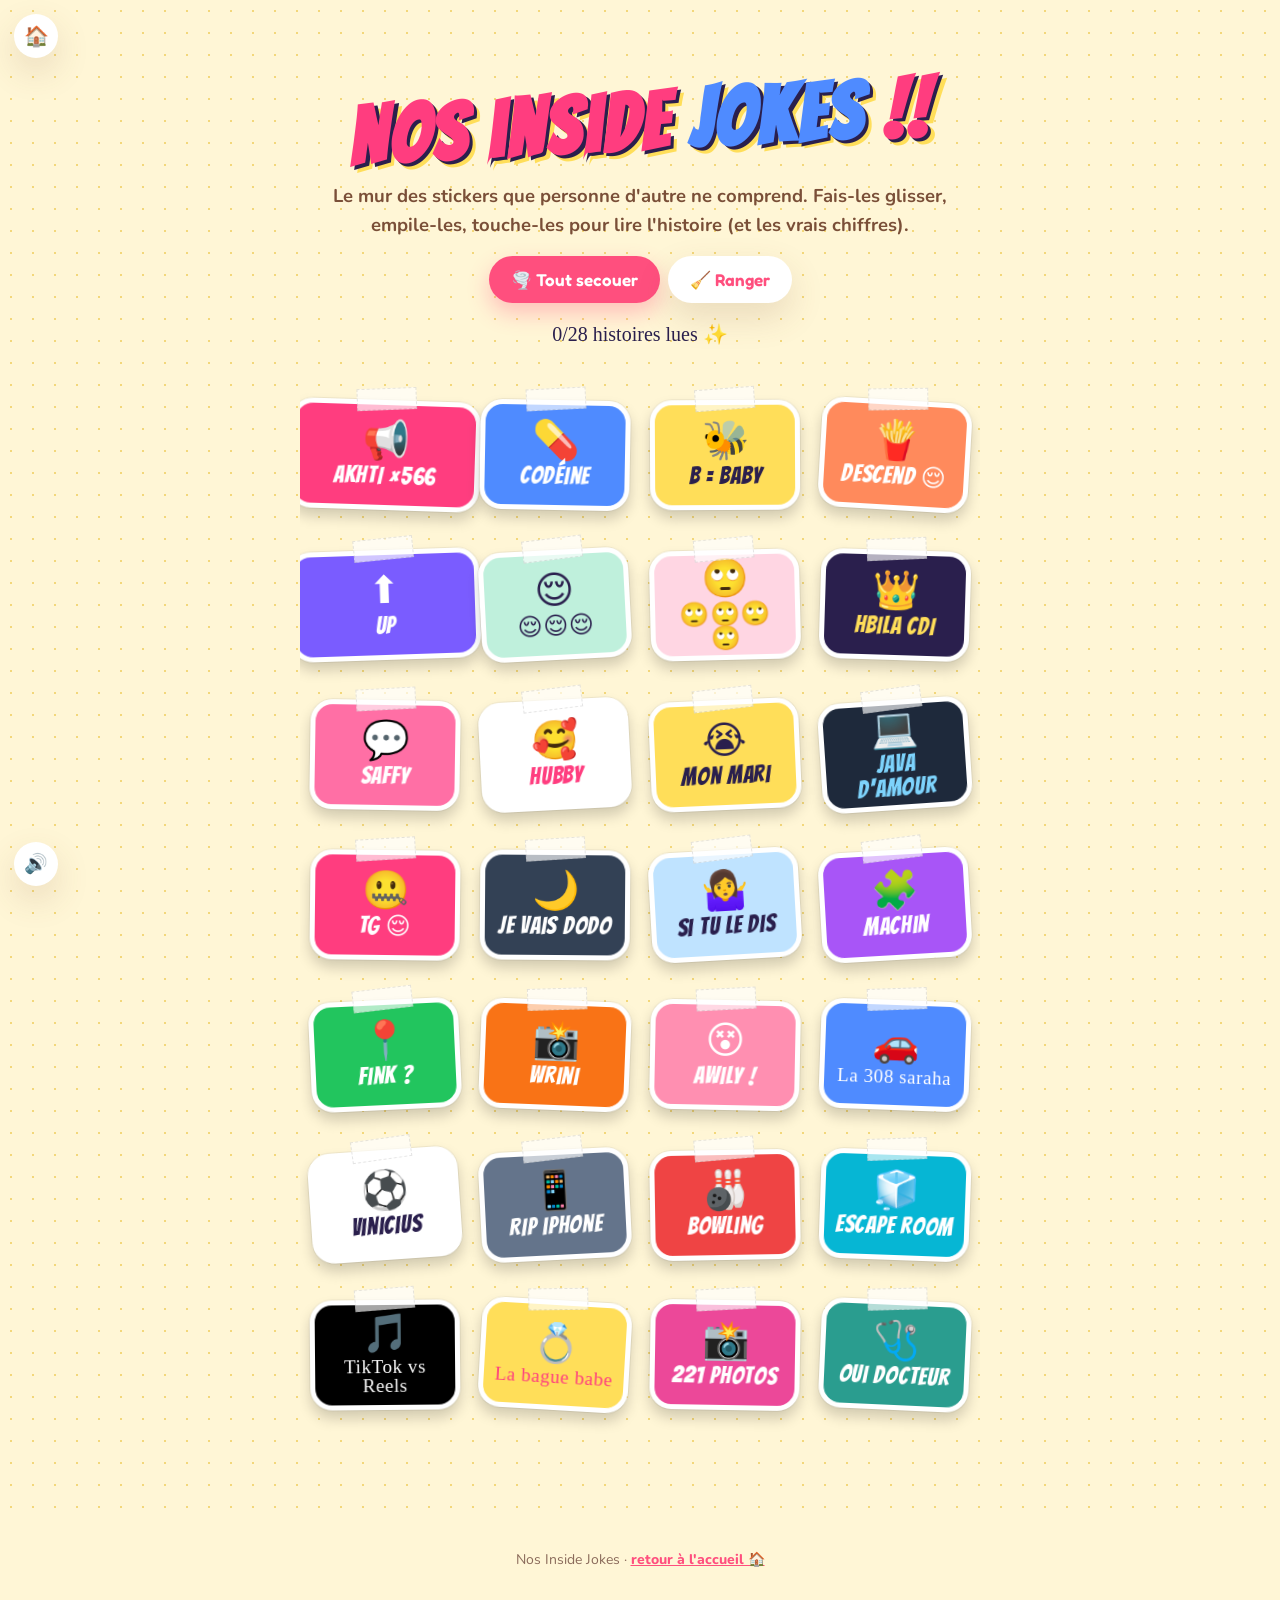
<file: blagues/index.html>
<!doctype html>
<html lang="fr">
<head>
<meta charset="utf-8">
<meta name="viewport" content="width=device-width, initial-scale=1, viewport-fit=cover">
<meta name="theme-color" content="#ffde59">
<meta name="robots" content="noindex">
<title>Nos Inside Jokes</title>
<link rel="icon" href="data:image/svg+xml,%3Csvg xmlns='http://www.w3.org/2000/svg' viewBox='0 0 100 100'%3E%3Ctext y='.9em' font-size='90'%3E%F0%9F%A4%AA%3C/text%3E%3C/svg%3E">
<link rel="preconnect" href="https://fonts.googleapis.com"><link rel="preconnect" href="https://fonts.gstatic.com" crossorigin>
<link href="https://fonts.googleapis.com/css2?family=Bangers&family=Caveat:wght@700&family=Fredoka:wght@500;600;700&family=Nunito:wght@400;700;800&family=Permanent+Marker&display=swap" rel="stylesheet">
<link rel="stylesheet" href="../shared/love.css">
<style>
body{background:#fff6d6;background-image:radial-gradient(#f3d77a 1.2px,transparent 1.2px);background-size:22px 22px}
.hero{padding-bottom:20px}
.hero .title{font-family:"Bangers",var(--display);letter-spacing:.04em;font-size:clamp(44px,13vw,80px);color:#ff3d7f;text-shadow:3px 3px 0 #2a1f4d,6px 6px 0 #ffde59;transform:rotate(-3deg)}
.hero .title em{color:#4f8bff}
.tools{display:flex;gap:8px;justify-content:center;flex-wrap:wrap}
.counter{font-family:"Permanent Marker",cursive;font-size:20px;color:#2a1f4d;transform:rotate(-2deg)}
.board{position:relative;margin:10px auto 0;width:min(100%,680px);height:1700px;touch-action:pan-y;overflow:hidden}
.st{position:absolute;width:150px;min-height:110px;perspective:800px;cursor:grab;touch-action:none;user-select:none;-webkit-user-select:none;transition:filter .2s}
.st.drag{cursor:grabbing;z-index:20;filter:drop-shadow(0 18px 18px rgba(0,0,0,.3))}
.st .in3d{position:relative;width:100%;min-height:110px;transform-style:preserve-3d;transition:transform .6s cubic-bezier(.3,1.4,.5,1)}
.st.flip .in3d{transform:rotateY(180deg)}
.st .f,.st .b{position:absolute;inset:0;min-height:110px;border-radius:22px;border:5px solid #fff;box-shadow:0 8px 14px rgba(0,0,0,.18),0 0 0 1px rgba(0,0,0,.06);display:flex;flex-direction:column;align-items:center;justify-content:center;text-align:center;padding:10px;backface-visibility:hidden;-webkit-backface-visibility:hidden}
.st .f .e{font-size:38px;line-height:1}
.st .f .t{font-family:"Bangers",var(--display);font-size:24px;letter-spacing:.03em;line-height:1;margin-top:4px}
.st .f .t.m{font-family:"Permanent Marker",cursive;font-size:19px}
.st .b{transform:rotateY(180deg);background:#fff;color:var(--ink);font-size:12.5px;font-weight:700;line-height:1.3;border-color:#2a1f4d}
.st .b b{display:block;font-family:"Bangers",var(--display);font-size:18px;letter-spacing:.03em;color:#ff3d7f;margin-bottom:2px}
.st.big{width:190px}
.st.seen .f::after{content:"✓";position:absolute;top:-10px;right:-10px;width:26px;height:26px;border-radius:50%;background:#2fbf71;color:#fff;font-size:15px;font-weight:800;display:grid;place-items:center;border:3px solid #fff}
.st.pop{animation:stpop .5s cubic-bezier(.3,1.8,.5,1) backwards}
@keyframes stpop{from{transform:scale(0) rotate(40deg)}}
.tape{position:absolute;top:-12px;left:50%;width:60px;height:22px;background:rgba(255,255,255,.65);transform:translateX(-50%) rotate(-4deg);border:1px dashed rgba(0,0,0,.1);z-index:2;pointer-events:none}
footer{background:#fff6d6}
</style>
</head>
<body>
<main>
<section class="scene hero center">
  <div class="wrap stack">
    <h1 class="title" data-reveal>Nos inside <em>jokes</em> !!</h1>
    <p class="lead" data-reveal style="font-weight:700">Le mur des stickers que personne d'autre ne comprend. Fais-les glisser, empile-les, touche-les pour lire l'histoire (et les vrais chiffres).</p>
    <div class="tools" data-reveal><button class="btn" id="shake">🌪️ Tout secouer</button><button class="btn ghost" id="tidy">🧹 Ranger</button></div>
    <p class="counter" data-reveal id="cnt">0 histoires lues</p>
  </div>
</section>
<div class="board" id="board"></div>
<footer>Nos Inside Jokes · <a href="../nous-deux/">retour à l'accueil 🏠</a></footer>
</main>
<script src="../shared/love.js"></script>
<script>
(() => {
  const { $, $$, S, toast, burstAt, party, splitTitles, reveal, store, rnd } = L;
  const ST = [
    ["📢", "AKHTI ×566", "#ff3d7f", "#fff", "Le 26 février 2025 à 14h25, il a envoyé « akhti » 566 fois en 2 minutes. Elle l'appelle « akhuya » 1 563 fois. Frère et sœur ? Non. Juste fous.", 1],
    ["💊", "Codéine", "#4f8bff", "#fff", "La toute première nuit, elle lui prescrit du paracétamol… puis de la codéine. « Tu me prescris de la codéine et c'est moi qui te déçois ?! »"],
    ["🐝", "B = Baby", "#ffde59", "#2a1f4d", "« Aslan B stands for baby, machi bumble. » Il avait déjà supprimé l'appli le premier soir."],
    ["🍟", "Descend 😌", "#ff8a5c", "#fff", "11 décembre 2024, 00h01. Deux mots. Le début de tout en vrai. Il a tenu 2h avant d'écrire « tu me manques déjà »."],
    ["⬆️", "UP", "#7a5cff", "#fff", "Quand il ne répond pas assez vite, elle écrit juste « up ». Plus de 500 fois. Comme sur un forum. 😂", 1],
    ["😌", "😌😌😌", "#bff0dc", "#2a1f4d", "L'emoji officiel du couple : 7 559 fois. Le « j'ai raison », le « je suis mignon(ne) », le « c'est moi la meilleure »."],
    ["🙄", "🙄🙄🙄🙄", "#ffd6e3", "#2a1f4d", "5 812 roulements d'yeux de sa part. Le 🙄 est son emoji n°1. Affectueux. (Normalement.)"],
    ["👑", "Hbila CDI", "#2a1f4d", "#ffde59", "Poste : hbila officielle. Contrat : à vie. Il l'a écrit 438 fois. « 3tani rbi mra hbila » (Dieu m'a donné une folle)."],
    ["💬", "Saffy", "#ff6fa5", "#fff", "Elle écrit « saffy » (1 819 fois), lui « safi ». Jamais l'inverse. Jamais. C'est une question d'identité."],
    ["🥰", "Hubby", "#fff", "#ff3d7f", "Elle l'appelle « hubby » 199 fois. Lui l'a écrit… 1 fois. Elle savait déjà, en octobre 2024."],
    ["😭", "Mon mari", "#ffde59", "#2a1f4d", "« Mon mari jah jou3 ifyqni à 4h, mrid hada » : il a faim à 4h du matin et la réveille. Elle l'appelle déjà « mon mari »."],
    ["💻", "Java d'amour", "#1e293b", "#7dd3fc", "Pour leurs 1 an, il lui écrit un programme : public class LoveDeclaration { enum Trait { GENTILLESSE, HUMOUR, COURAGE… } }. Romantique ET compilable."],
    ["🤐", "TG 😌", "#ff3d7f", "#fff", "« Ta gueule », version amoureuse. 234 fois à eux deux. Toujours avec un 😌 derrière (on espère)."],
    ["🌙", "Je vais dodo", "#334155", "#fff", "Elle annonce « dodo » 403 fois. Elle s'endort réellement… vers 3h. 31 055 messages envoyés à 2h du matin."],
    ["🤷‍♀️", "Si tu le dis", "#bfe3ff", "#2a1f4d", "Sa réponse quand elle n'est pas d'accord mais a la flemme de le prouver. 137 fois. « Si tu le dis, vraiment si tu le dis. »"],
    ["🧩", "Machin", "#a855f7", "#fff", "Quand elle ne trouve plus le mot : « machin ». 331 fois. « Très machin » est une phrase complète."],
    ["📍", "Fink ?", "#22c55e", "#fff", "« T'es où ? » : dès qu'elle disparaît 5 minutes. 314 fois. « Bebeeee finek »."],
    ["📸", "Wrini", "#f97316", "#fff", "« Montre-moi ! » Chaque photo doit être envoyée immédiatement. 351 fois. Même pour des sushis (« wrini sushi »)."],
    ["😵", "Awily !", "#ff8fb1", "#fff", "Son cri du cœur quand quelque chose la choque. « Awilyyyyy » : 366 fois chez elle."],
    ["🚗", "La 308 saraha", "#4f8bff", "#fff", "« Je préfère la 308 saraha. » Les voitures, le Real Madrid et elle : ses 3 sujets préférés (pas dans cet ordre, promis)."],
    ["⚽", "Vinicius", "#ffffff", "#2a1f4d", "Octobre 2024 : le premier vrai débat du couple portait sur le Ballon d'Or de Vinicius. Elle : « C'est qui ? »"],
    ["📱", "RIP iPhone", "#64748b", "#fff", "Juillet → septembre 2025 : il passe sur iPhone, 75 jours de messages disparaissent. On n'en parle plus jamais."],
    ["🎳", "Bowling", "#ef4444", "#fff", "« Haka glti 9bl ma ntzwj bik f bowling. » Il a parlé de mariage avant même la première boule."],
    ["🧊", "Escape room", "#06b6d4", "#fff", "« Saraha je veux faire escape room walakin nti maghay3jbokch. » Il a déjà décidé qu'elle n'aimerait pas. Défi lancé ?"],
    ["🎵", "TikTok vs Reels", "#000", "#fff", "Elle envoie les TikToks (115 contre 18). Lui envoie les reels Facebook (154 contre 104). Chacun son algorithme."],
    ["💍", "La bague babe", "#ffde59", "#ff3d7f", "12 novembre 2024, 4 semaines après le premier message : « Je veux la bague babe ». Sa réponse : c'est à elle de lui offrir… parce que « je suis une princesse ». 😂"],
    ["📸", "221 photos", "#ec4899", "#fff", "Le 25 février 2025 : 104 photos de lui, puis 117 photos d'elle. La bataille de photos la plus intense de l'histoire."],
    ["🩺", "Oui docteur", "#2a9d8f", "#fff", "Elle prescrit : « repose-toi » (298 fois), « bois de l'eau », « mange ». Il répond : « oui docteur ». Il le fait parfois."],
  ];
  const board = $("#board"); let seen = new Set(store.get("jokes-seen", [])), z = 5;
  const W = () => board.clientWidth;
  const place = (el, i, tidy) => {
    const w = el.offsetWidth || 150, cols = Math.max(2, Math.floor(W() / 170)), cw = W() / cols;
    const x = tidy ? (i % cols) * cw + (cw - w) / 2 : rnd(0, W() - w), y = tidy ? Math.floor(i / cols) * 150 + 20 : rnd(10, board.clientHeight - 160);
    el.style.left = x + "px"; el.style.top = y + "px"; el.style.setProperty("--r", (tidy ? rnd(-4, 4) : rnd(-18, 18)) + "deg"); el.style.transform = `rotate(var(--r))`;
  };
  board.innerHTML = ST.map(([e, t, bg, fg, story, big], i) => `<div class="st${big ? " big" : ""}${seen.has(i) ? " seen" : ""} pop" data-i="${i}" style="animation-delay:${i * 40}ms"><span class="tape"></span><div class="in3d"><div class="f" style="background:${bg};color:${fg}"><span class="e">${e}</span><span class="t${t.length > 12 ? " m" : ""}">${t}</span></div><div class="b"><b>${t}</b>${story}</div></div></div>`).join("");
  const els = $$(".st", board);
  const H = () => { const cols = Math.max(2, Math.floor(W() / 170)); return Math.max(1100, Math.ceil(els.length / cols) * 150 + 90); };
  const layoutTidy = () => { board.style.height = H() + "px"; els.forEach((el, i) => place(el, i, true)); };
  const layoutMess = () => els.forEach((el, i) => place(el, i, false));
  requestAnimationFrame(() => layoutTidy());
  els.forEach(el => {
    let sx, sy, ox, oy, moved = false, id = null;
    el.addEventListener("pointerdown", e => { id = e.pointerId; el.setPointerCapture(id); sx = e.clientX; sy = e.clientY; ox = parseFloat(el.style.left); oy = parseFloat(el.style.top); moved = false; el.classList.add("drag"); el.style.zIndex = ++z; });
    el.addEventListener("pointermove", e => { if (e.pointerId !== id) return; const dx = e.clientX - sx, dy = e.clientY - sy; if (Math.abs(dx) + Math.abs(dy) > 6) moved = true; if (!moved) return; el.style.left = Math.max(-20, Math.min(W() - el.offsetWidth + 20, ox + dx)) + "px"; el.style.top = Math.max(0, Math.min(board.clientHeight - 120, oy + dy)) + "px"; });
    el.addEventListener("pointerup", e => { if (e.pointerId !== id) return; id = null; el.classList.remove("drag"); if (!moved) { el.classList.toggle("flip"); S.pop(); const i = +el.dataset.i; if (!seen.has(i)) { seen.add(i); el.classList.add("seen"); store.set("jokes-seen", [...seen]); upd(); burstAt(el, 14); if (seen.size === ST.length) { toast("🏆 Toutes les inside jokes lues ! Diplôme de « nous » obtenu"); party(); } } } else S.tick(); });
  });
  const upd = () => $("#cnt").textContent = `${seen.size}/${ST.length} histoires lues ${seen.size === ST.length ? "🏆" : "✨"}`;
  upd();
  $("#shake").onclick = () => { els.forEach(el => el.classList.remove("flip")); layoutMess(); S.win(); board.scrollIntoView({ behavior: "smooth" }); };
  $("#tidy").onclick = () => { layoutTidy(); S.pop(); };
  addEventListener("resize", layoutTidy);
  splitTitles(); reveal();
})();
</script>
</body>
</html>
</file>
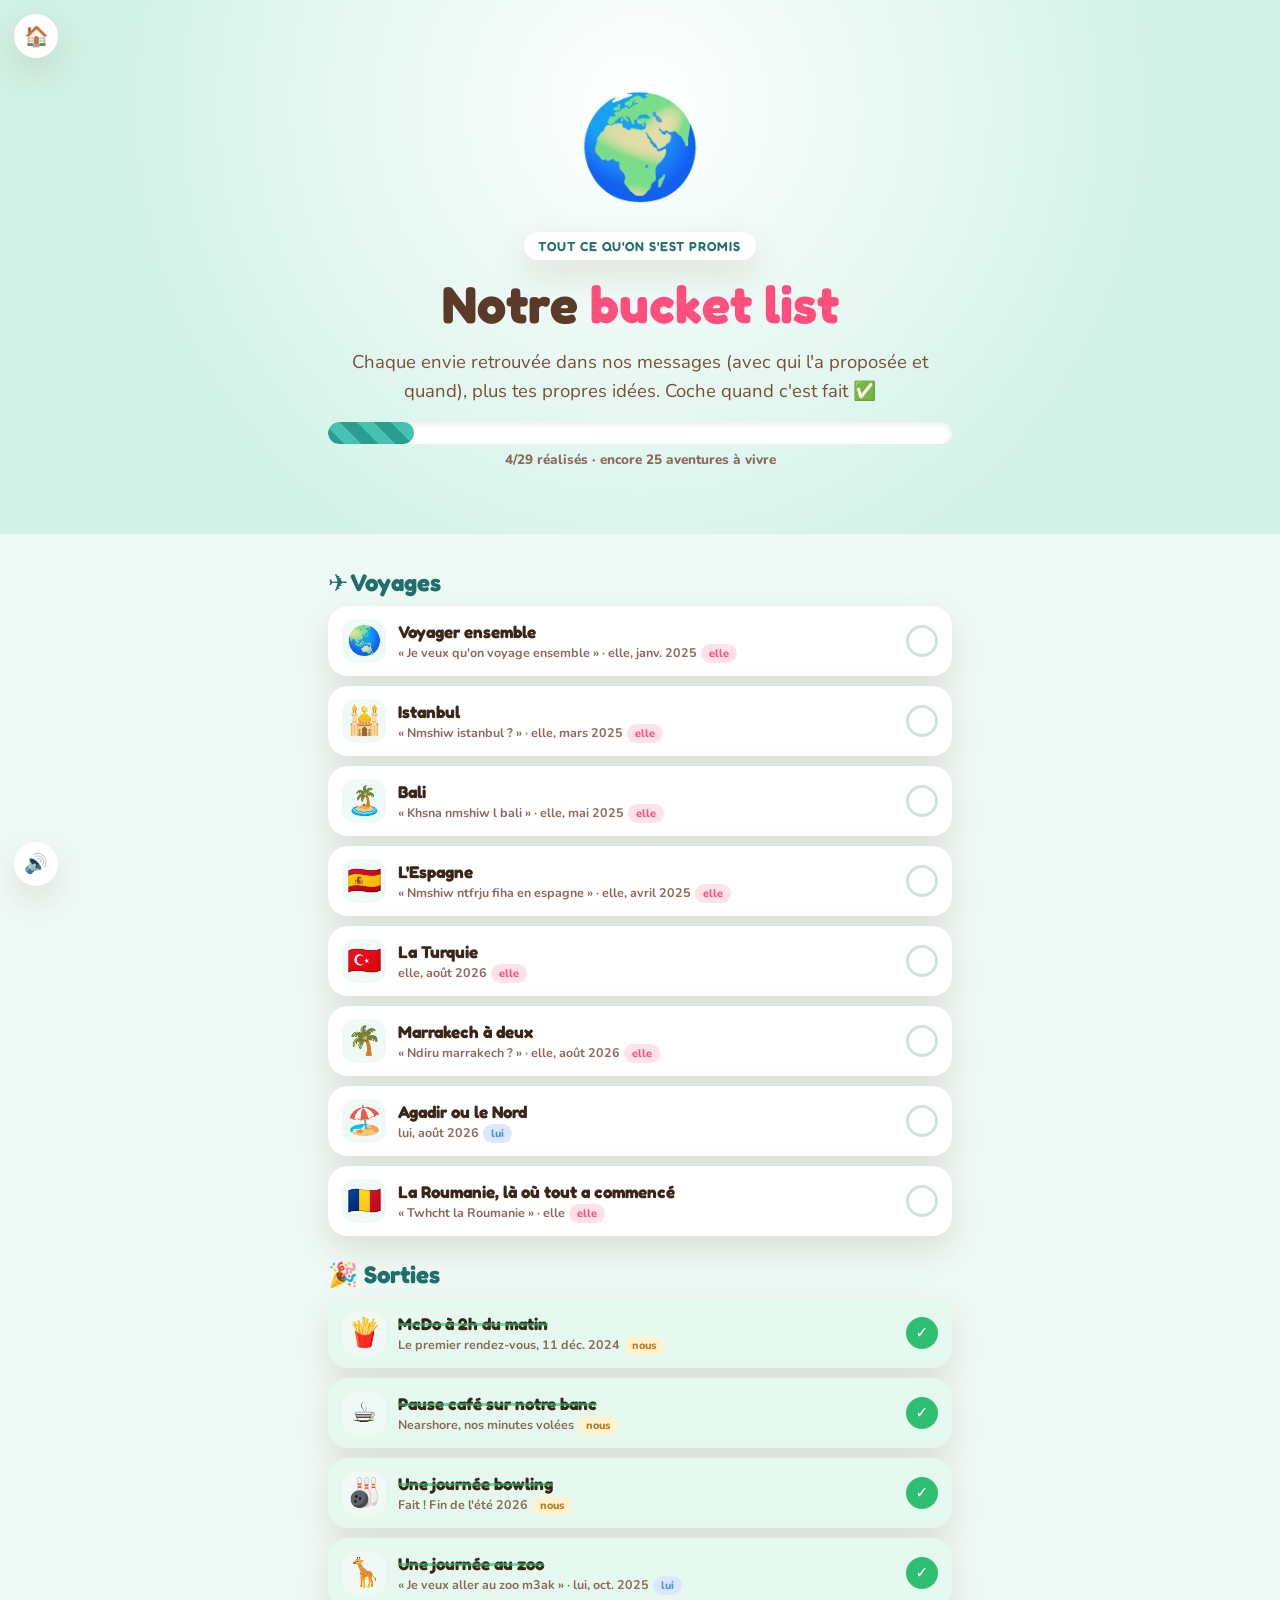
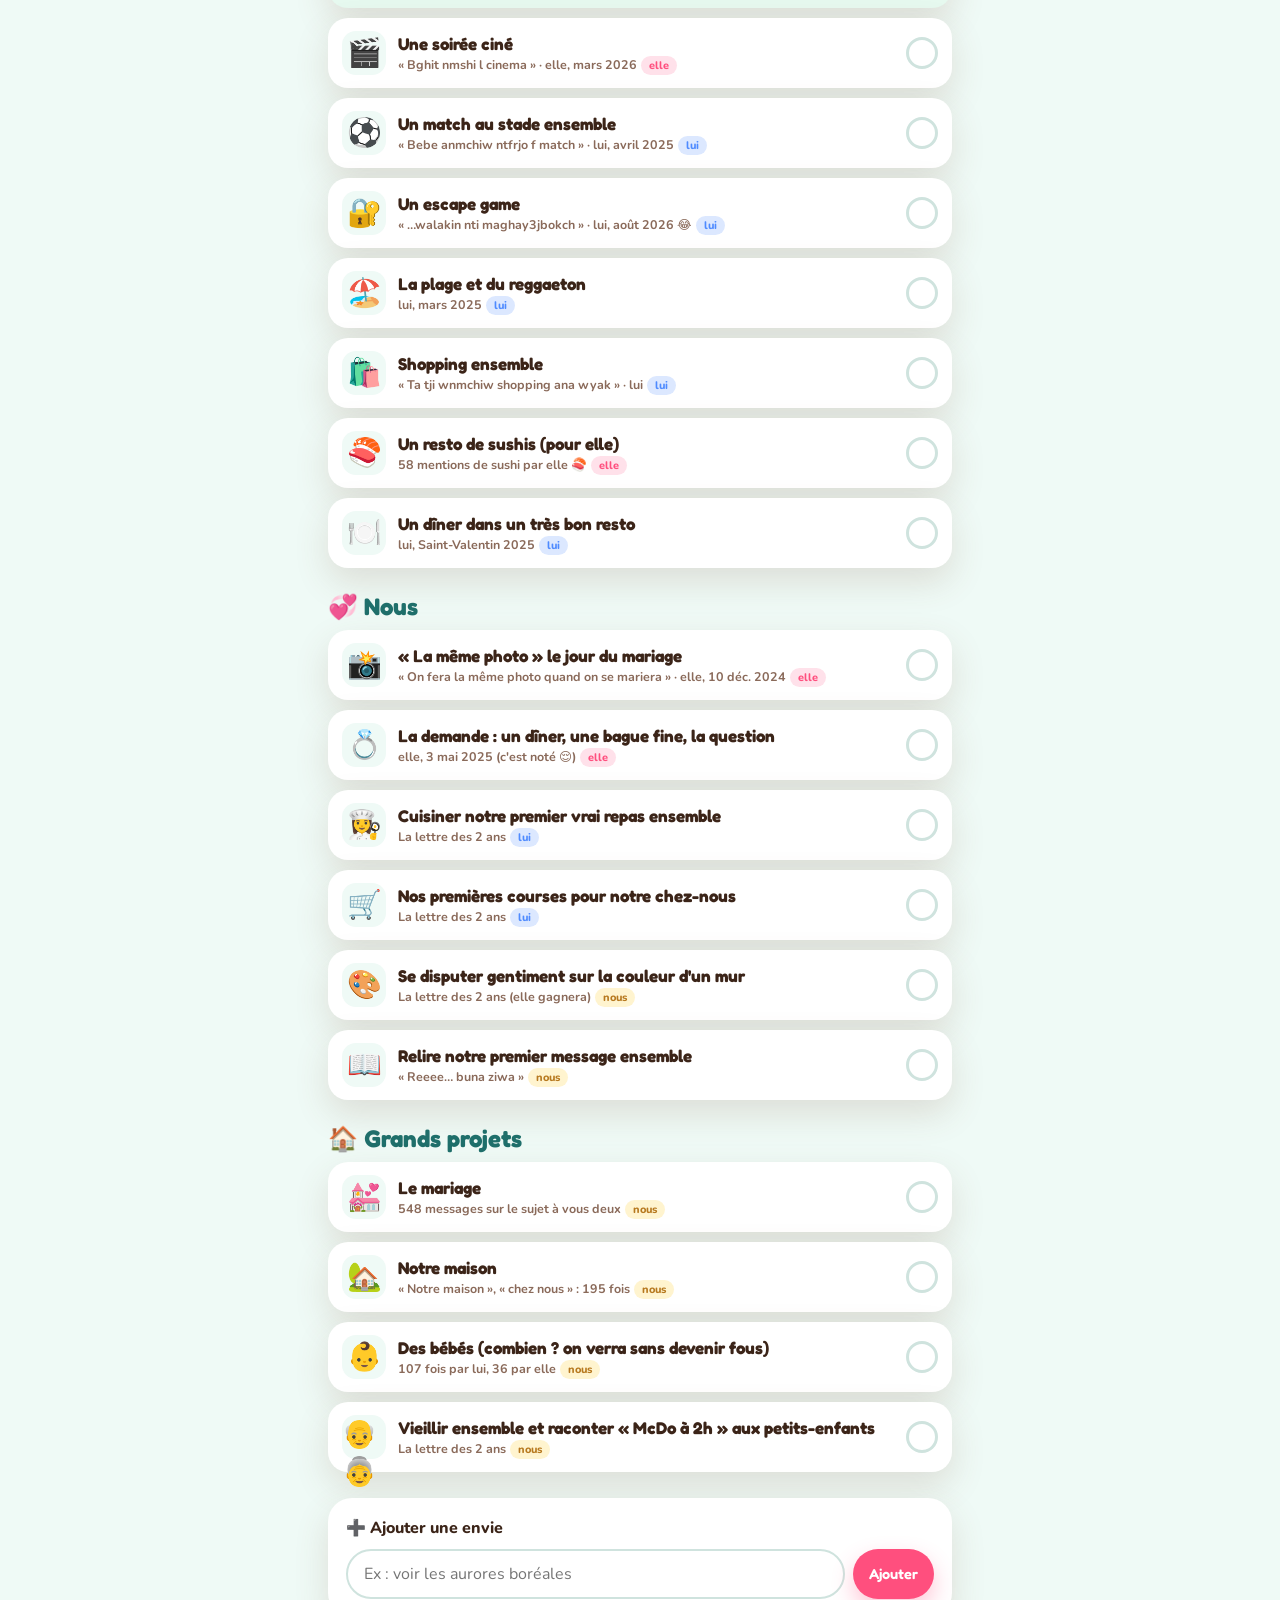
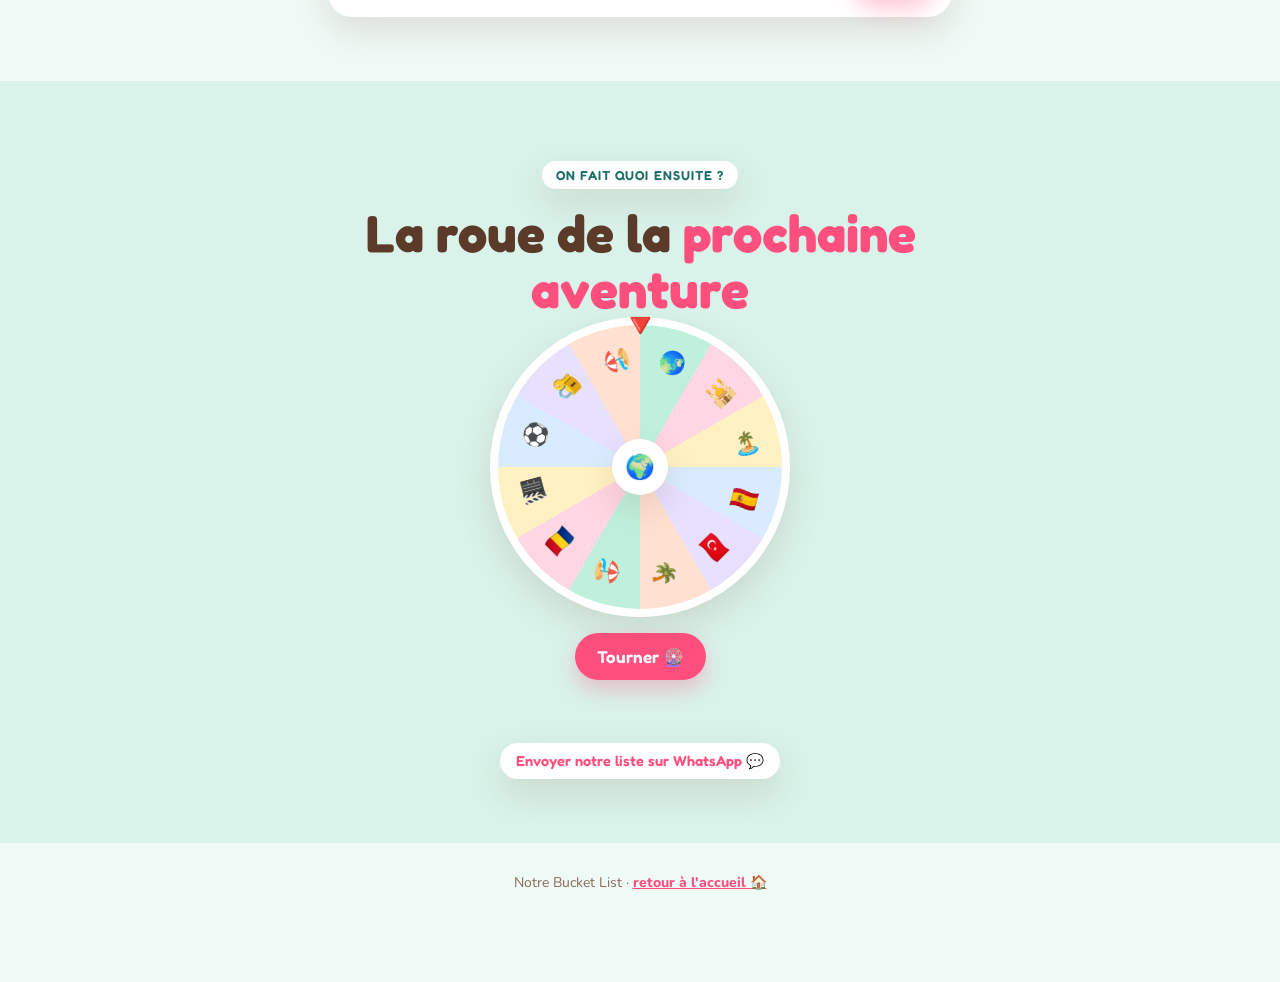
<file: bucket/index.html>
<!doctype html>
<html lang="fr">
<head>
<meta charset="utf-8">
<meta name="viewport" content="width=device-width, initial-scale=1, viewport-fit=cover">
<meta name="theme-color" content="#2a9d8f">
<meta name="robots" content="noindex">
<title>Notre Bucket List</title>
<link rel="icon" href="data:image/svg+xml,%3Csvg xmlns='http://www.w3.org/2000/svg' viewBox='0 0 100 100'%3E%3Ctext y='.9em' font-size='90'%3E%F0%9F%8C%8D%3C/text%3E%3C/svg%3E">
<link rel="preconnect" href="https://fonts.googleapis.com"><link rel="preconnect" href="https://fonts.gstatic.com" crossorigin>
<link href="https://fonts.googleapis.com/css2?family=Caveat:wght@700&family=Fredoka:wght@500;600;700&family=Nunito:wght@400;700;800&display=swap" rel="stylesheet">
<link rel="stylesheet" href="../shared/love.css">
<style>
body{background:#effaf6}
.hero{background:radial-gradient(circle at 50% 20%,#fff,#d1f2e6 70%)}
.globe{font-size:100px;display:inline-block;animation:spin 12s linear infinite}
@keyframes spin{to{transform:rotate(360deg)}}
.prog{background:#fff;border-radius:999px;height:22px;overflow:hidden;box-shadow:inset 0 2px 6px rgba(0,0,0,.08)}
.prog i{display:block;height:100%;width:0;border-radius:999px;background:repeating-linear-gradient(45deg,#2a9d8f 0 12px,#46c2b2 12px 24px);transition:width .8s cubic-bezier(.2,.9,.25,1)}
.cat h2{font-size:24px;color:#1f6f6b;margin:26px 0 10px;display:flex;align-items:center;gap:8px}
.items{display:grid;gap:10px}
.it{display:flex;gap:12px;align-items:center;background:#fff;border-radius:20px;padding:13px 14px;box-shadow:var(--shadow);text-align:left;width:100%;transition:transform .2s}
.it:active{transform:scale(.98)}
.it .e{font-size:28px;flex:none;width:44px;height:44px;border-radius:14px;background:#effaf6;display:grid;place-items:center}
.it b{display:block;font-family:var(--display);font-size:17px;color:var(--ink)}
.it small{display:block;font-size:12.5px;color:var(--muted);font-weight:700;margin-top:2px}
.it .ck{margin-left:auto;flex:none;width:32px;height:32px;border-radius:50%;border:3px solid #cfe3de;display:grid;place-items:center;font-size:16px;color:transparent}
.it.done{background:#e6f9ef}
.it.done b{text-decoration:line-through;text-decoration-color:rgba(47,191,113,.6);text-decoration-thickness:3px}
.it.done .ck{background:#2fbf71;border-color:#2fbf71;color:#fff}
.it .who{font-size:11px;font-weight:800;border-radius:999px;padding:2px 8px;margin-left:4px}
.it .who.her{background:#ffe1ea;color:#ff4f7e}.it .who.him{background:#dce8ff;color:#4f8bff}.it .who.both{background:#fff4cf;color:#b7791f}
.add{display:flex;gap:8px}
.add input{flex:1;border:2px solid #cfe3de;border-radius:999px;padding:12px 16px;font-size:16px;outline:none}
.wheel-box{position:relative;width:min(300px,78vw);aspect-ratio:1;margin:0 auto}
.wheel{position:absolute;inset:0;border-radius:50%;border:8px solid #fff;box-shadow:var(--shadow);transition:transform 4s cubic-bezier(.12,.75,.15,1);overflow:hidden}
.wheel span{position:absolute;left:50%;top:50%;width:46%;height:20px;margin-top:-10px;transform-origin:0 50%;font-size:22px;text-align:right;padding-right:8px}
.pointer{position:absolute;top:-14px;left:50%;transform:translateX(-50%);font-size:34px;z-index:3}
.hub{position:absolute;left:50%;top:50%;width:56px;height:56px;margin:-28px;border-radius:50%;background:#fff;box-shadow:var(--shadow);display:grid;place-items:center;font-size:24px;z-index:2}
.pick{font-family:var(--display);font-size:22px;color:#1f6f6b;min-height:1.4em}
</style>
</head>
<body>
<main>
<section class="scene hero center">
  <div class="wrap stack">
    <div data-reveal><span class="globe">🌍</span></div>
    <div data-reveal><span class="kicker" style="color:#1f6f6b">Tout ce qu'on s'est promis</span></div>
    <h1 class="title" data-reveal>Notre <em>bucket list</em></h1>
    <p class="lead" data-reveal>Chaque envie retrouvée dans nos messages (avec qui l'a proposée et quand), plus tes propres idées. Coche quand c'est fait ✅</p>
    <div data-reveal><div class="prog"><i id="pbar"></i></div><p class="small" style="font-weight:800;margin-top:6px" id="ptxt"></p></div>
  </div>
</section>
<section class="scene" style="padding-top:10px">
  <div class="wrap" id="list"></div>
  <div class="wrap stack" style="margin-top:26px">
    <div class="card" data-reveal><p style="font-weight:800;margin-bottom:8px">➕ Ajouter une envie</p><div class="add"><input id="newIt" placeholder="Ex : voir les aurores boréales" maxlength="60" aria-label="Nouvelle envie"><button class="btn small" id="addBtn">Ajouter</button></div></div>
  </div>
</section>
<section class="scene center" style="background:#d9f3ea">
  <div class="wrap stack">
    <div data-reveal><span class="kicker" style="color:#1f6f6b">On fait quoi ensuite ?</span></div>
    <h2 class="title" data-reveal>La roue de la <em>prochaine aventure</em></h2>
    <div class="wheel-box" data-reveal><div class="pointer">🔻</div><div class="wheel" id="wheel"></div><div class="hub">🌍</div></div>
    <div data-reveal><button class="btn" id="spin">Tourner 🎡</button></div>
    <p class="pick" id="pick"></p>
    <div data-reveal><button class="btn ghost small" id="share">Envoyer notre liste sur WhatsApp 💬</button></div>
  </div>
</section>
<footer>Notre Bucket List · <a href="../nous-deux/">retour à l'accueil 🏠</a></footer>
</main>
<script src="../shared/love.js"></script>
<script>
(() => {
  const { $, $$, S, toast, burstAt, party, splitTitles, reveal, store, wa } = L;
  const CATS = [
    ["✈️ Voyages", [["v1", "🌏", "Voyager ensemble", "« Je veux qu'on voyage ensemble » · elle, janv. 2025", "her"], ["v2", "🕌", "Istanbul", "« Nmshiw istanbul ? » · elle, mars 2025", "her"], ["v3", "🏝️", "Bali", "« Khsna nmshiw l bali » · elle, mai 2025", "her"], ["v4", "🇪🇸", "L'Espagne", "« Nmshiw ntfrju fiha en espagne » · elle, avril 2025", "her"], ["v5", "🇹🇷", "La Turquie", "elle, août 2026", "her"], ["v6", "🌴", "Marrakech à deux", "« Ndiru marrakech ? » · elle, août 2026", "her"], ["v7", "🏖️", "Agadir ou le Nord", "lui, août 2026", "him"], ["v8", "🇷🇴", "La Roumanie, là où tout a commencé", "« Twhcht la Roumanie » · elle", "her"]]],
    ["🎉 Sorties", [["s1", "🍟", "McDo à 2h du matin", "Le premier rendez-vous, 11 déc. 2024", "both", 1], ["s2", "☕", "Pause café sur notre banc", "Nearshore, nos minutes volées", "both", 1], ["s3", "🎳", "Une journée bowling", "Fait ! Fin de l'été 2026", "both", 1], ["s4", "🦒", "Une journée au zoo", "« Je veux aller au zoo m3ak » · lui, oct. 2025", "him", 1], ["s5", "🎬", "Une soirée ciné", "« Bghit nmshi l cinema » · elle, mars 2026", "her"], ["s6", "⚽", "Un match au stade ensemble", "« Bebe anmchiw ntfrjo f match » · lui, avril 2025", "him"], ["s7", "🔐", "Un escape game", "« …walakin nti maghay3jbokch » · lui, août 2026 😂", "him"], ["s8", "🏖️", "La plage et du reggaeton", "lui, mars 2025", "him"], ["s9", "🛍️", "Shopping ensemble", "« Ta tji wnmchiw shopping ana wyak » · lui", "him"], ["s10", "🍣", "Un resto de sushis (pour elle)", "58 mentions de sushi par elle 🍣", "her"], ["s11", "🍽️", "Un dîner dans un très bon resto", "lui, Saint-Valentin 2025", "him"]]],
    ["💞 Nous", [["n1", "📸", "« La même photo » le jour du mariage", "« On fera la même photo quand on se mariera » · elle, 10 déc. 2024", "her"], ["n2", "💍", "La demande : un dîner, une bague fine, la question", "elle, 3 mai 2025 (c'est noté 😌)", "her"], ["n3", "👩‍🍳", "Cuisiner notre premier vrai repas ensemble", "La lettre des 2 ans", "him"], ["n4", "🛒", "Nos premières courses pour notre chez-nous", "La lettre des 2 ans", "him"], ["n5", "🎨", "Se disputer gentiment sur la couleur d'un mur", "La lettre des 2 ans (elle gagnera)", "both"], ["n6", "📖", "Relire notre premier message ensemble", "« Reeee… buna ziwa »", "both"]]],
    ["🏠 Grands projets", [["g1", "💒", "Le mariage", "548 messages sur le sujet à vous deux", "both"], ["g2", "🏡", "Notre maison", "« Notre maison », « chez nous » : 195 fois", "both"], ["g3", "👶", "Des bébés (combien ? on verra sans devenir fous)", "107 fois par lui, 36 par elle", "both"], ["g4", "👴👵", "Vieillir ensemble et raconter « McDo à 2h » aux petits-enfants", "La lettre des 2 ans", "both"]]],
  ];
  let done = new Set(store.get("bucket-done", null) || CATS.flatMap(c => c[1]).filter(x => x[5]).map(x => x[0]));
  let custom = store.get("bucket-custom", []);
  const all = () => [...CATS.flatMap(c => c[1]), ...custom.map((t, i) => ["c" + i, "⭐", t, "Ajouté par toi", "her"])];
  const render = () => {
    const cats = [...CATS, ...(custom.length ? [["⭐ Nos idées", custom.map((t, i) => ["c" + i, "⭐", t, "Ajouté par toi", "her"])]] : [])];
    $("#list").innerHTML = cats.map(([c, items]) => `<div class="cat"><h2>${c}</h2><div class="items">${items.map(([id, e, t, src, who]) => `<button class="it${done.has(id) ? " done" : ""}" data-id="${id}"><span class="e">${e}</span><span><b>${t}</b><small>${src}<span class="who ${who}">${who === "her" ? "elle" : who === "him" ? "lui" : "nous"}</span></small></span><span class="ck">✓</span></button>`).join("")}</div></div>`).join("");
    $$(".it").forEach(b => b.addEventListener("click", () => { const id = b.dataset.id; if (done.has(id)) done.delete(id); else { done.add(id); burstAt(b, 20); S.good(); } b.classList.toggle("done"); store.set("bucket-done", [...done]); prog(); }));
    prog(); wheel();
  };
  const prog = () => { const A = all(), d = A.filter(x => done.has(x[0])).length; $("#pbar").style.width = (d / A.length * 100) + "%"; $("#ptxt").textContent = `${d}/${A.length} réalisés ${d === A.length ? "🏆 Il faut une nouvelle liste !" : "· encore " + (A.length - d) + " aventures à vivre"}`; if (d === A.length) party(); };
  const wheel = () => { const todo = all().filter(x => !done.has(x[0])).slice(0, 12), n = Math.max(todo.length, 1), deg = 360 / n; const COLS = ["#bff0dc", "#ffd6e3", "#fff1c2", "#d9ecff", "#e7e0ff", "#ffe1d1"]; $("#wheel").style.background = `conic-gradient(${todo.map((_, i) => `${COLS[i % 6]} ${i * deg}deg ${(i + 1) * deg}deg`).join(",") || "#eee 0 360deg"})`; $("#wheel").innerHTML = todo.map((x, i) => `<span style="transform:rotate(${i * deg + deg / 2 - 90}deg)">${x[1]}</span>`).join(""); $("#wheel").dataset.items = JSON.stringify(todo.map(x => x[1] + " " + x[2])); };
  let rot = 0, busy = false;
  $("#spin").onclick = () => { const items = JSON.parse($("#wheel").dataset.items || "[]"); if (busy || !items.length) return; busy = true; const n = items.length, deg = 360 / n, t = Math.floor(Math.random() * n), want = 360 - (t * deg + deg / 2); rot += 360 * 5 + ((want - (rot % 360)) + 360) % 360; $("#wheel").style.transform = `rotate(${rot}deg)`; let k = 0; const iv = setInterval(() => { S.tick(); if (++k > 24) clearInterval(iv); }, 150); $("#pick").textContent = "…"; setTimeout(() => { busy = false; S.win(); $("#pick").textContent = "Prochaine aventure : " + items[t] + " !"; burstAt($("#pick"), 40); }, 4100); };
  $("#addBtn").onclick = () => { const v = $("#newIt").value.trim(); if (!v) return toast("Écris une envie 🥹"); custom.push(v); store.set("bucket-custom", custom); $("#newIt").value = ""; render(); S.good(); toast("⭐ Ajouté à notre liste !"); };
  $("#share").onclick = () => { const A = all(); wa("🌍 Notre bucket list (" + A.filter(x => done.has(x[0])).length + "/" + A.length + ") :\n" + A.map(x => (done.has(x[0]) ? "✅ " : "⬜ ") + x[2]).join("\n") + "\n\nOn coche la prochaine quand ? 😌"); };
  render(); splitTitles(); reveal();
})();
</script>
</body>
</html>
</file>
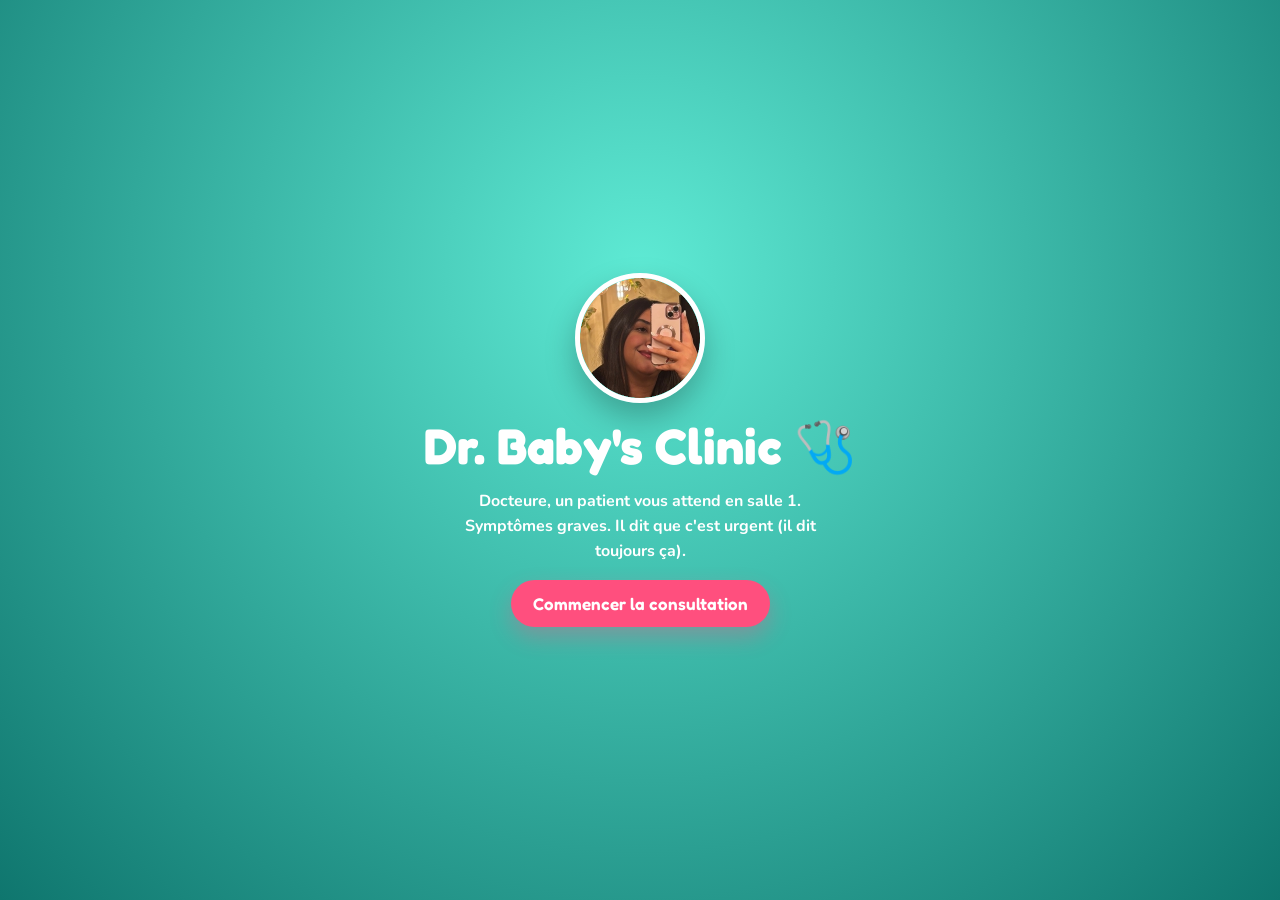
<file: clinique/index.html>
<!doctype html>
<html lang="fr">
<head>
<meta charset="utf-8">
<meta name="viewport" content="width=device-width, initial-scale=1, viewport-fit=cover">
<meta name="theme-color" content="#0ea5a4">
<meta name="robots" content="noindex">
<title>Dr. Baby's Clinic</title>
<link rel="icon" href="data:image/svg+xml,%3Csvg xmlns='http://www.w3.org/2000/svg' viewBox='0 0 100 100'%3E%3Ctext y='.9em' font-size='90'%3E%F0%9F%A9%BA%3C/text%3E%3C/svg%3E">
<link rel="preconnect" href="https://fonts.googleapis.com"><link rel="preconnect" href="https://fonts.gstatic.com" crossorigin>
<link href="https://fonts.googleapis.com/css2?family=Caveat:wght@700&family=Fredoka:wght@500;600;700&family=Nunito:wght@400;700;800&display=swap" rel="stylesheet">
<link rel="stylesheet" href="../shared/love.css">
<style>
body{background:#ecfbfa}
.title{color:#0f766e}.title em{color:var(--rose)}
.kicker{color:#0f766e}
.lv-gate{background:radial-gradient(circle at 50% 30%,#5eead4,#0f766e)}
.lv-gate .doc{width:130px;height:130px;border-radius:50%;object-fit:cover;border:5px solid #fff;box-shadow:0 14px 30px rgba(0,0,0,.25)}
.room{background:#fff;border-radius:28px;box-shadow:var(--shadow);padding:20px;text-align:center;position:relative;overflow:hidden}
.room h2{font-size:24px;color:#0f766e}
.patient{display:flex;gap:12px;align-items:center;text-align:left}
.patient .av{width:72px;height:72px}
.tag{display:inline-block;background:#ccfbf1;color:#0f766e;border-radius:999px;padding:4px 10px;font-size:12.5px;font-weight:800;margin:3px 3px 0 0}
.steps{display:flex;justify-content:center;gap:6px;flex-wrap:wrap}
.steps span{width:34px;height:34px;border-radius:50%;background:#fff;box-shadow:var(--shadow);display:grid;place-items:center;font-size:16px;opacity:.4}
.steps span.on{opacity:1;background:#ccfbf1}.steps span.done{opacity:1;background:#2fbf71}
.heartzone{position:relative;height:220px;display:flex;align-items:center;justify-content:center}
.heart{font-size:110px;transition:transform .12s;user-select:none}
.heart.beat{transform:scale(1.25)}
.bpm{font-family:var(--display);font-size:40px;color:var(--rose)}
.thermo{position:relative;width:60px;height:240px;margin:10px auto;border-radius:30px;background:#f1f5f9;box-shadow:inset 0 2px 8px rgba(0,0,0,.1);overflow:hidden}
.thermo i{position:absolute;left:0;right:0;bottom:0;height:10%;background:linear-gradient(0deg,#ef4444,#f97316);transition:height .05s linear}
.thermo .zone{position:absolute;left:0;right:0;background:rgba(47,191,113,.28);border-top:2px dashed #2fbf71;border-bottom:2px dashed #2fbf71}
.temp{font-family:var(--display);font-size:44px;color:#ef4444}
.hold{user-select:none;-webkit-user-select:none;touch-action:none}
.xray{position:relative;width:min(300px,80vw);aspect-ratio:3/4;margin:0 auto;border-radius:20px;overflow:hidden;background:#0b1220}
.xray svg{position:absolute;inset:0;width:100%;height:100%}
.xray canvas{position:absolute;inset:0;width:100%;height:100%;touch-action:none}
.dx{display:grid;gap:8px;text-align:left}
.dx button{background:#f0fdfa;border:2px solid #ccfbf1;border-radius:16px;padding:12px;font-weight:800}
.dx button.no{background:#ffe7e7;border-color:#ffb3b3;animation:shake .4s}.dx button.yes{background:#e3f8ec;border-color:#7fd6a6}
.meds{display:grid;grid-template-columns:1fr 1fr;gap:8px}
.med{background:#f0fdfa;border:2px solid #ccfbf1;border-radius:16px;padding:10px;font-weight:800;font-size:13.5px;display:flex;flex-direction:column;align-items:center;gap:2px}
.med .e{font-size:26px}
.med.on{background:#ccfbf1;border-color:#14b8a6}
.rx{background:#fff;border:2px solid #0f766e;border-radius:16px;padding:18px;text-align:left;background-image:repeating-linear-gradient(180deg,transparent 0 29px,#e2f5f3 29px 30px);font-family:var(--hand);font-size:24px;line-height:30px;color:#0f3d3a;position:relative}
.rx .hd{font-family:var(--display);font-size:16px;line-height:1.3;color:#0f766e;margin-bottom:8px}
.rx .sig{text-align:right;margin-top:8px}
.rx .stamp{position:absolute;right:14px;top:14px;border:3px solid var(--rose);color:var(--rose);font-family:var(--display);font-size:13px;border-radius:8px;padding:2px 6px;transform:rotate(10deg);line-height:1.2}
.stars{font-size:30px;letter-spacing:4px}
.xh{transform-box:fill-box;transform-origin:center;animation:xb .8s ease-in-out infinite}
@keyframes xb{50%{transform:scale(1.07)}}
.hide{display:none!important}
</style>
</head>
<body>
<div class="lv-gate" id="gate">
  <img class="doc" src="../anniversaire/img/elle.png" alt="">
  <h1>Dr. Baby's Clinic 🩺</h1>
  <p style="font-weight:700;max-width:380px">Docteure, un patient vous attend en salle 1. Symptômes graves. Il dit que c'est urgent (il dit toujours ça).</p>
  <button class="btn" data-enter>Commencer la consultation</button>
</div>
<main>
<section class="scene center" style="padding-top:70px">
  <div class="wrap stack">
    <div class="steps" id="steps"><span>📋</span><span>🫀</span><span>🌡️</span><span>🩻</span><span>🔬</span><span>💊</span></div>
    <div class="room" id="room"></div>
    <p class="small"><a href="../" style="color:#0f766e;font-weight:800">📚 Après la consultation : réviser tes QCM sur Doctora</a></p>
  </div>
</section>
<footer>Dr. Baby's Clinic · <a href="../nous-deux/">retour à l'accueil 🏠</a></footer>
</main>
<script src="../shared/love.js"></script>
<script>
(() => {
  const { $, $$, S, toast, burstAt, party, reveal, avL, IMG, shuffle, wa } = L;
  L.setColors(["#14b8a6", "#ff4f7e", "#ffc94d", "#ccfbf1", "#fff"], ["🩺", "💊", "❤️", "💉", "🩹"]);
  let stars = 0, step = 0;
  const room = $("#room");
  const setStep = (k) => { step = k; $$("#steps span").forEach((s, i) => { s.classList.toggle("on", i === k); s.classList.toggle("done", i < k); }); room.animate([{ opacity: 0, transform: "translateY(20px)" }, { opacity: 1, transform: "none" }], { duration: 400 }); };
  const SYM = ["Tachycardie sévère quand vous entrez dans la pièce", "Sourit tout seul devant son téléphone", "Dit « hbila » 40 fois par jour", "Envie irrésistible de McDo à 2h du matin", "Ne peut pas enlever un bracelet Tommy", "Fièvre persistante depuis le 14 octobre 2024", "Écrit des pavés de 119 messages", "Appelle tout le monde « bebe »"];
  // 1. dossier
  function s0() {
    setStep(0);
    room.innerHTML = `<h2>📋 Dossier patient</h2><div class="patient" style="margin-top:12px">${avL.replace('class="av"', 'class="av"')}<div><b style="font-family:var(--display);font-size:20px">Abdelkader</b><p class="small">Groupe sanguin : McDo+ · Allergies : la distance · Médecin traitant : vous</p></div></div><p style="font-weight:800;margin-top:14px;text-align:left">Symptômes déclarés :</p><div style="text-align:left">${shuffle(SYM).slice(0, 4).map(s => `<span class="tag">${s}</span>`).join("")}</div><button class="btn" style="margin-top:16px" id="n">Ausculter le patient 🫀</button>`;
    $("#n").onclick = s1;
  }
  // 2. heartbeat rhythm
  function s1() {
    setStep(1);
    room.innerHTML = `<h2>🫀 Auscultation</h2><p class="small">Tape sur le cœur pile quand il bat. 8 battements.</p><div class="heartzone"><div class="heart" id="hrt">❤️</div></div><div class="bpm"><span id="bpm">72</span> bpm</div><p class="small" id="hf">Prête ? Ça commence…</p>`;
    let beats = 0, hits = 0, bpm = 72, beatAt = 0, tapped = false, timer;
    const hrt = $("#hrt");
    const beat = () => {
      if (beats >= 8) return done();
      beats++; tapped = false; beatAt = performance.now(); hrt.classList.add("beat"); S.beat(); setTimeout(() => hrt.classList.remove("beat"), 160);
      timer = setTimeout(beat, Math.max(380, 900 - beats * 50));
    };
    hrt.addEventListener("pointerdown", () => {
      if (tapped || !beatAt) return; tapped = true; const dt = performance.now() - beatAt;
      if (dt < 300) { hits++; bpm += 14; $("#bpm").textContent = bpm; $("#hf").textContent = ["Parfait !", "Dans le rythme 💓", "Il s'accélère…", "C'est vous qui faites ça ?"][hits % 4]; burstAt(hrt, 10); } else { $("#hf").textContent = "Un peu tard… le cœur bat trop vite 😅"; }
    });
    const done = () => { clearTimeout(timer); const st = hits >= 6 ? 3 : hits >= 4 ? 2 : 1; stars += st; $("#hf").innerHTML = `${hits}/8 battements · ${"⭐".repeat(st)}<br><b>Diagnostic partiel :</b> ${bpm} bpm. Tachycardie qui s'aggrave à chaque fois que la docteure s'approche.`; room.insertAdjacentHTML("beforeend", `<button class="btn" style="margin-top:12px" id="n">Prendre la température 🌡️</button>`); $("#n").onclick = s2; S.good(); };
    setTimeout(beat, 1200);
  }
  // 3. thermometer hold
  function s2() {
    setStep(2);
    room.innerHTML = `<h2>🌡️ Température</h2><p class="small">Reste appuyée pour faire monter, lâche dans la zone verte (fièvre d'amour : 38,5 à 39,5°).</p><div class="thermo"><div class="zone" id="zone"></div><i id="merc"></i></div><div class="temp"><span id="tv">36,5</span>°</div><button class="btn hold" id="hold">Appuyer longtemps 👆</button><p class="small" id="tf"></p>`;
    const min = 35, max = 42, toH = (t) => (t - min) / (max - min) * 100;
    $("#zone").style.bottom = toH(38.5) + "%"; $("#zone").style.height = (toH(39.5) - toH(38.5)) + "%";
    let t = 36.5, iv = null, tries = 0;
    const upd = () => { $("#merc").style.height = toH(t) + "%"; $("#tv").textContent = t.toFixed(1).replace(".", ","); };
    upd();
    const start = (e) => { e.preventDefault(); if (iv) return; t = 36.5; iv = setInterval(() => { t += .045; if (t >= max) { t = max; } upd(); if (Math.random() < .2) S.tick(); }, 30); };
    const stop = () => {
      if (!iv) return; clearInterval(iv); iv = null; tries++;
      if (t >= 38.5 && t <= 39.5) { const st = tries === 1 ? 3 : tries === 2 ? 2 : 1; stars += st; S.win(); burstAt($("#tv"), 30); $("#tf").innerHTML = `${"⭐".repeat(st)} <b>${t.toFixed(1).replace(".", ",")}° :</b> fièvre d'amour confirmée. Persistante depuis le 14 octobre 2024.`; $("#hold").outerHTML = `<button class="btn" id="n">Faire une radio 🩻</button>`; $("#n").onclick = s3; }
      else if (t > 39.5) { S.bad(); $("#tf").textContent = t >= 41.5 ? "🫠 Il a fondu. Réessaie (doucement)." : "Trop chaud ! Réessaie."; }
      else { S.bad(); $("#tf").textContent = "Pas assez… il cache sa fièvre. Réessaie."; }
    };
    const h = $("#hold"); h.addEventListener("pointerdown", start); h.addEventListener("pointerup", stop); h.addEventListener("pointerleave", stop); h.addEventListener("pointercancel", stop);
  }
  // 4. x-ray scratch
  function s3() {
    setStep(3);
    room.innerHTML = `<h2>🩻 Radiographie</h2><p class="small">Frotte avec ton doigt pour révéler la radio du thorax.</p><div class="xray" id="xr"><svg viewBox="0 0 300 400"><g stroke="#cfe8ff" stroke-width="7" fill="none" stroke-linecap="round" opacity=".85"><path d="M150 40 V360"/>${[90, 130, 170, 210, 250].map((y, k) => `<path d="M150 ${y} C ${110 - k * 4} ${y - 10}, ${70 - k * 4} ${y + 10}, ${60 - k * 2} ${y + 40}"/><path d="M150 ${y} C ${190 + k * 4} ${y - 10}, ${230 + k * 4} ${y + 10}, ${240 + k * 2} ${y + 40}"/>`).join("")}</g><path d="M150 285 C 100 245, 95 195, 125 185 C 140 180, 150 192, 150 200 C 150 192, 160 180, 175 185 C 205 195, 200 245, 150 285 Z" fill="#ff4f7e" opacity=".95" class="xh"/><text x="150" y="232" text-anchor="middle" font-family="Fredoka, sans-serif" font-weight="700" font-size="17" fill="#fff">KHADIJA</text><text x="150" y="382" text-anchor="middle" font-family="Nunito, sans-serif" font-weight="800" font-size="12" fill="#cfe8ff">Corps étranger détecté : une docteure</text></svg><canvas id="cv"></canvas></div><p class="small" id="xf"></p>`;
    const cv = $("#cv"), c = cv.getContext("2d"), box = $("#xr"); let done = false, mv = 0;
    const fit = () => { const d = devicePixelRatio || 1; cv.width = box.clientWidth * d; cv.height = box.clientHeight * d; c.setTransform(d, 0, 0, d, 0, 0); c.fillStyle = "#1e293b"; c.fillRect(0, 0, box.clientWidth, box.clientHeight); c.fillStyle = "#64748b"; c.font = "bold 16px Fredoka, sans-serif"; c.textAlign = "center"; c.fillText("👆 frotte ici", box.clientWidth / 2, box.clientHeight / 2); c.globalCompositeOperation = "destination-out"; };
    fit();
    let draw = false;
    const pos = (e) => { const r = cv.getBoundingClientRect(); return [e.clientX - r.left, e.clientY - r.top]; };
    const scr = (e) => { if (!draw || done) return; e.preventDefault(); const [x, y] = pos(e); c.beginPath(); c.arc(x, y, 26, 0, 6.28); c.fill(); if (++mv % 10 === 0) { S.tick(); chk(); } };
    const chk = () => { const d = c.getImageData(0, 0, cv.width, cv.height).data; let cl = 0, tot = 0; for (let i = 3; i < d.length; i += 4 * 50) { tot++; if (d[i] === 0) cl++; } if (cl / tot > .55 && !done) { done = true; cv.style.transition = "opacity .6s"; cv.style.opacity = 0; stars += 3; S.win(); party(); $("#xf").innerHTML = `⭐⭐⭐ <b>Résultat :</b> un cœur en parfait état… avec un nom gravé dedans. Inopérable.`; room.insertAdjacentHTML("beforeend", `<button class="btn" style="margin-top:12px" id="n">Poser le diagnostic 🔬</button>`); $("#n").onclick = s4; } };
    cv.addEventListener("pointerdown", e => { draw = true; scr(e); }); cv.addEventListener("pointermove", scr); addEventListener("pointerup", () => draw = false);
    cv.addEventListener("touchmove", e => e.preventDefault(), { passive: false });
  }
  // 5. diagnosis
  function s4() {
    setStep(4);
    const DX = [["🤧 Simple rhume", "Le patient conteste : « Un rhume ne dure pas 2 ans, docteure. »"], ["😴 Manque de sommeil", "Possible (31 055 messages à 2h du matin), mais ce n'est pas la cause principale."], ["🍟 Carence en McDo", "Symptôme réel, mais secondaire."], ["💘 Amour chronique incurable", ""], ["🙄 Il fait semblant", "Le patient est vexé. Il ne fait jamais semblant."]];
    room.innerHTML = `<h2>🔬 Diagnostic</h2><p class="small">Au vu de l'auscultation, de la température et de la radio, docteure…</p><div class="dx" style="margin-top:12px">${shuffle(DX).map(([d, f]) => `<button data-f="${f}">${d}</button>`).join("")}</div><p class="small" id="df" style="margin-top:10px;font-weight:800"></p>`;
    let tries = 0;
    $$(".dx button", room).forEach(b => b.onclick = () => { tries++; if (b.dataset.f) { b.classList.remove("no"); void b.offsetWidth; b.classList.add("no"); S.bad(); $("#df").textContent = "❌ " + b.dataset.f; return; } b.classList.add("yes"); const st = tries === 1 ? 3 : tries === 2 ? 2 : 1; stars += st; S.win(); burstAt(b, 30); $("#df").innerHTML = `${"⭐".repeat(st)} Diagnostic confirmé : <b>amour chronique incurable</b>. Pronostic : 70 ans minimum.`; room.insertAdjacentHTML("beforeend", `<button class="btn" style="margin-top:12px" id="n">Rédiger l'ordonnance 💊</button>`); $("#n").onclick = s5; });
  }
  // 6. prescription
  function s5() {
    setStep(5);
    const MEDS = [["🤗", "Câlins", "3 fois par jour, à vie"], ["💋", "Bisous", "à volonté, sans ordonnance"], ["🍟", "McDo à 2h du matin", "1 fois par semaine"], ["😴", "Dodo avant minuit", "(on peut toujours rêver)"], ["☕", "Pause café sur notre banc", "en cas de journée difficile"], ["🎳", "Sortie surprise", "1 fois par mois"], ["💌", "Mot doux surprise", "1 par jour, au hasard"], ["🚫", "Interdiction de bouder", "plus de 10 minutes"], ["📿", "Bracelet Tommy", "à porter en continu"], ["🌙", "Bonne nuit obligatoire", "jamais fâchés"]];
    const sel = new Set([0, 1]);
    room.innerHTML = `<h2>💊 Ordonnance</h2><p class="small">Choisis les traitements (minimum 3).</p><div class="meds" style="margin-top:12px">${MEDS.map(([e, t], k) => `<button class="med${sel.has(k) ? " on" : ""}" data-k="${k}"><span class="e">${e}</span>${t}</button>`).join("")}</div><div class="rx" id="rx" style="margin-top:14px"></div><div style="margin-top:12px;display:flex;flex-direction:column;gap:8px;align-items:center"><button class="btn" id="send">Envoyer l'ordonnance au patient 💬</button><button class="btn ghost small" id="again">Nouvelle consultation</button></div>`;
    const today = new Date().toLocaleDateString("fr-FR");
    const render = () => { $("#rx").innerHTML = `<span class="stamp">AMOUR<br>CHRONIQUE</span><div class="hd">🩺 Dr. Baby · Clinique du Cœur<br>Patient : Abdelkader · ${today}</div>${[...sel].map(k => `• ${MEDS[k][1]} : ${MEDS[k][2]}`).join("<br>")}<div class="sig">Dr. Baby ✍️<br><span style="font-size:18px">${"⭐".repeat(Math.min(15, stars))} (${stars}/15)</span></div>`; };
    render();
    $$(".med", room).forEach(b => b.onclick = () => { const k = +b.dataset.k; sel.has(k) ? sel.delete(k) : sel.add(k); b.classList.toggle("on"); S.pop(); render(); });
    $("#send").onclick = () => { if (sel.size < 3) return toast("Minimum 3 traitements, docteure 😌"); wa(`🩺 ORDONNANCE · Dr. Baby\nPatient : Abdelkader\nDiagnostic : amour chronique incurable\n\n${[...sel].map(k => `${MEDS[k][0]} ${MEDS[k][1]} : ${MEDS[k][2]}`).join("\n")}\n\nTraitement à suivre à vie. Aucun remboursement possible. 😌`); };
    $("#again").onclick = () => { stars = 0; s0(); };
    party();
  }
  L.gate("gate", () => s0());
})();
</script>
</body>
</html>
</file>
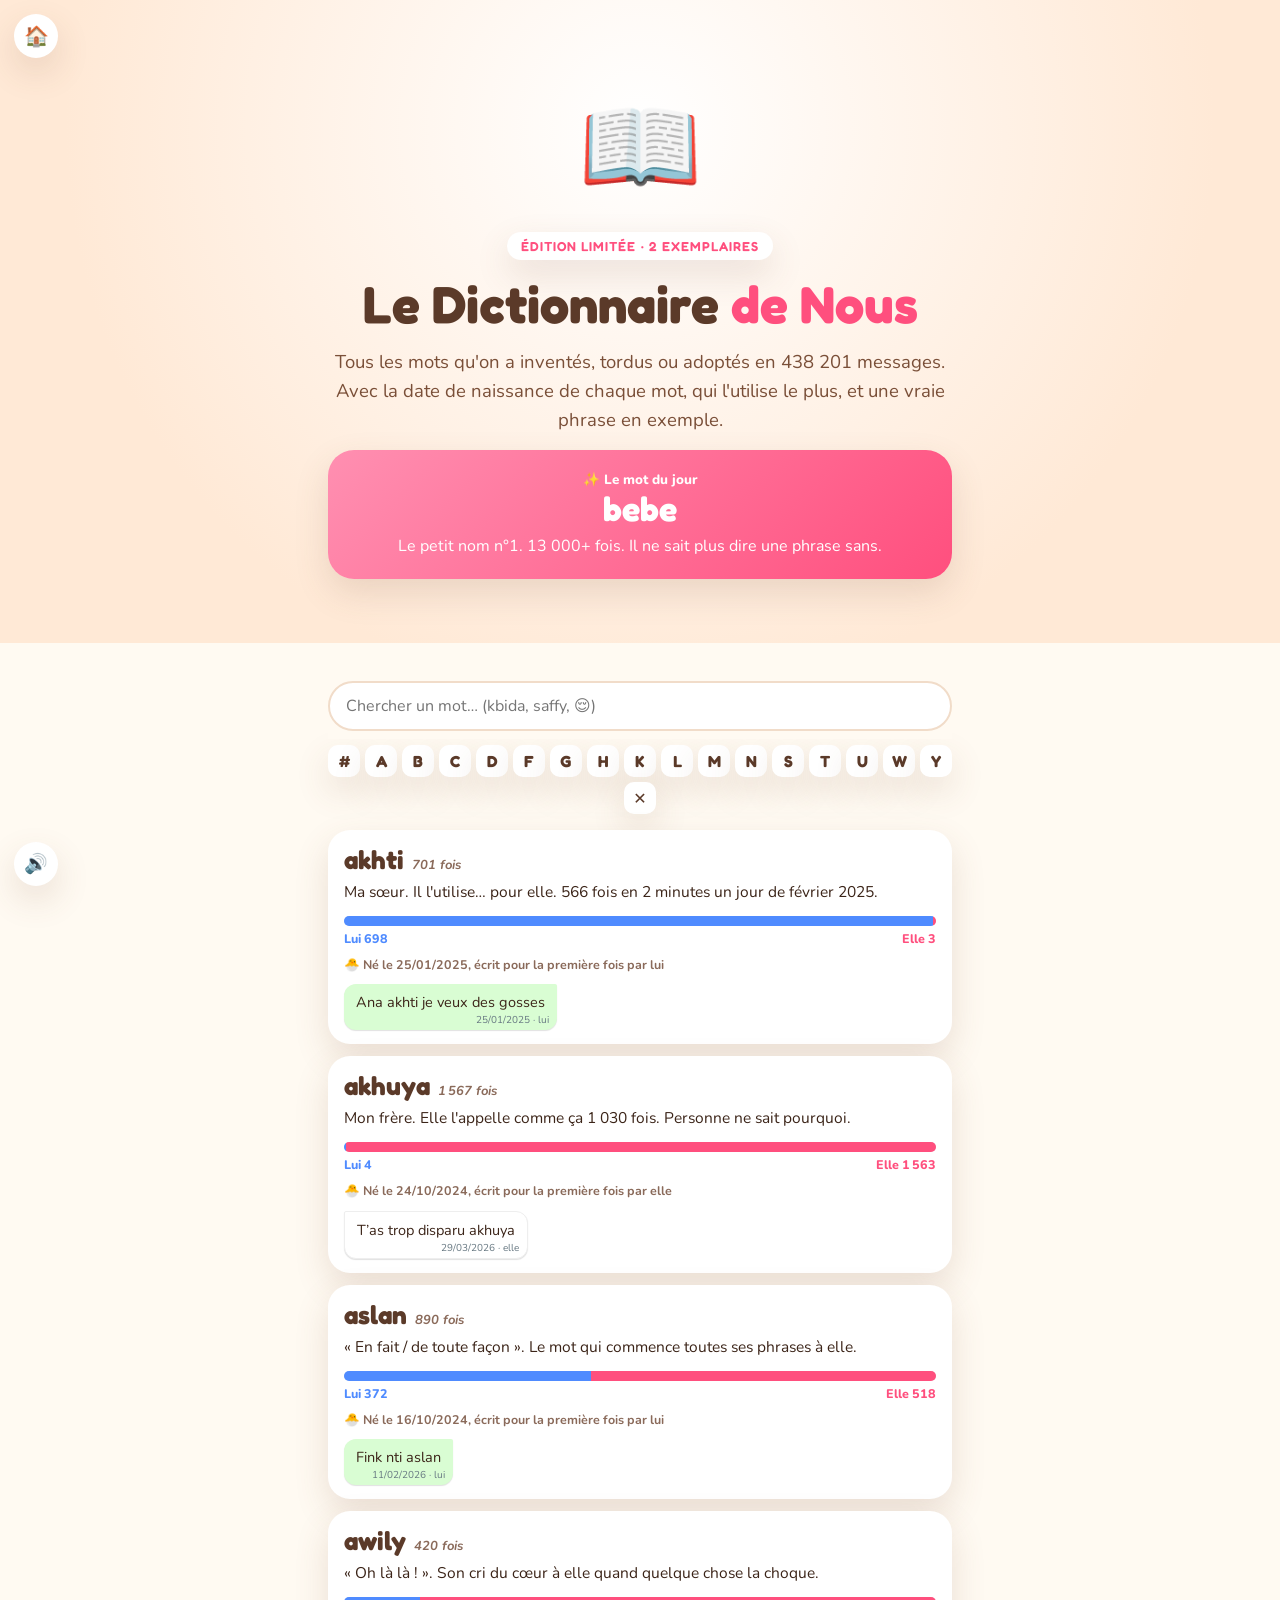
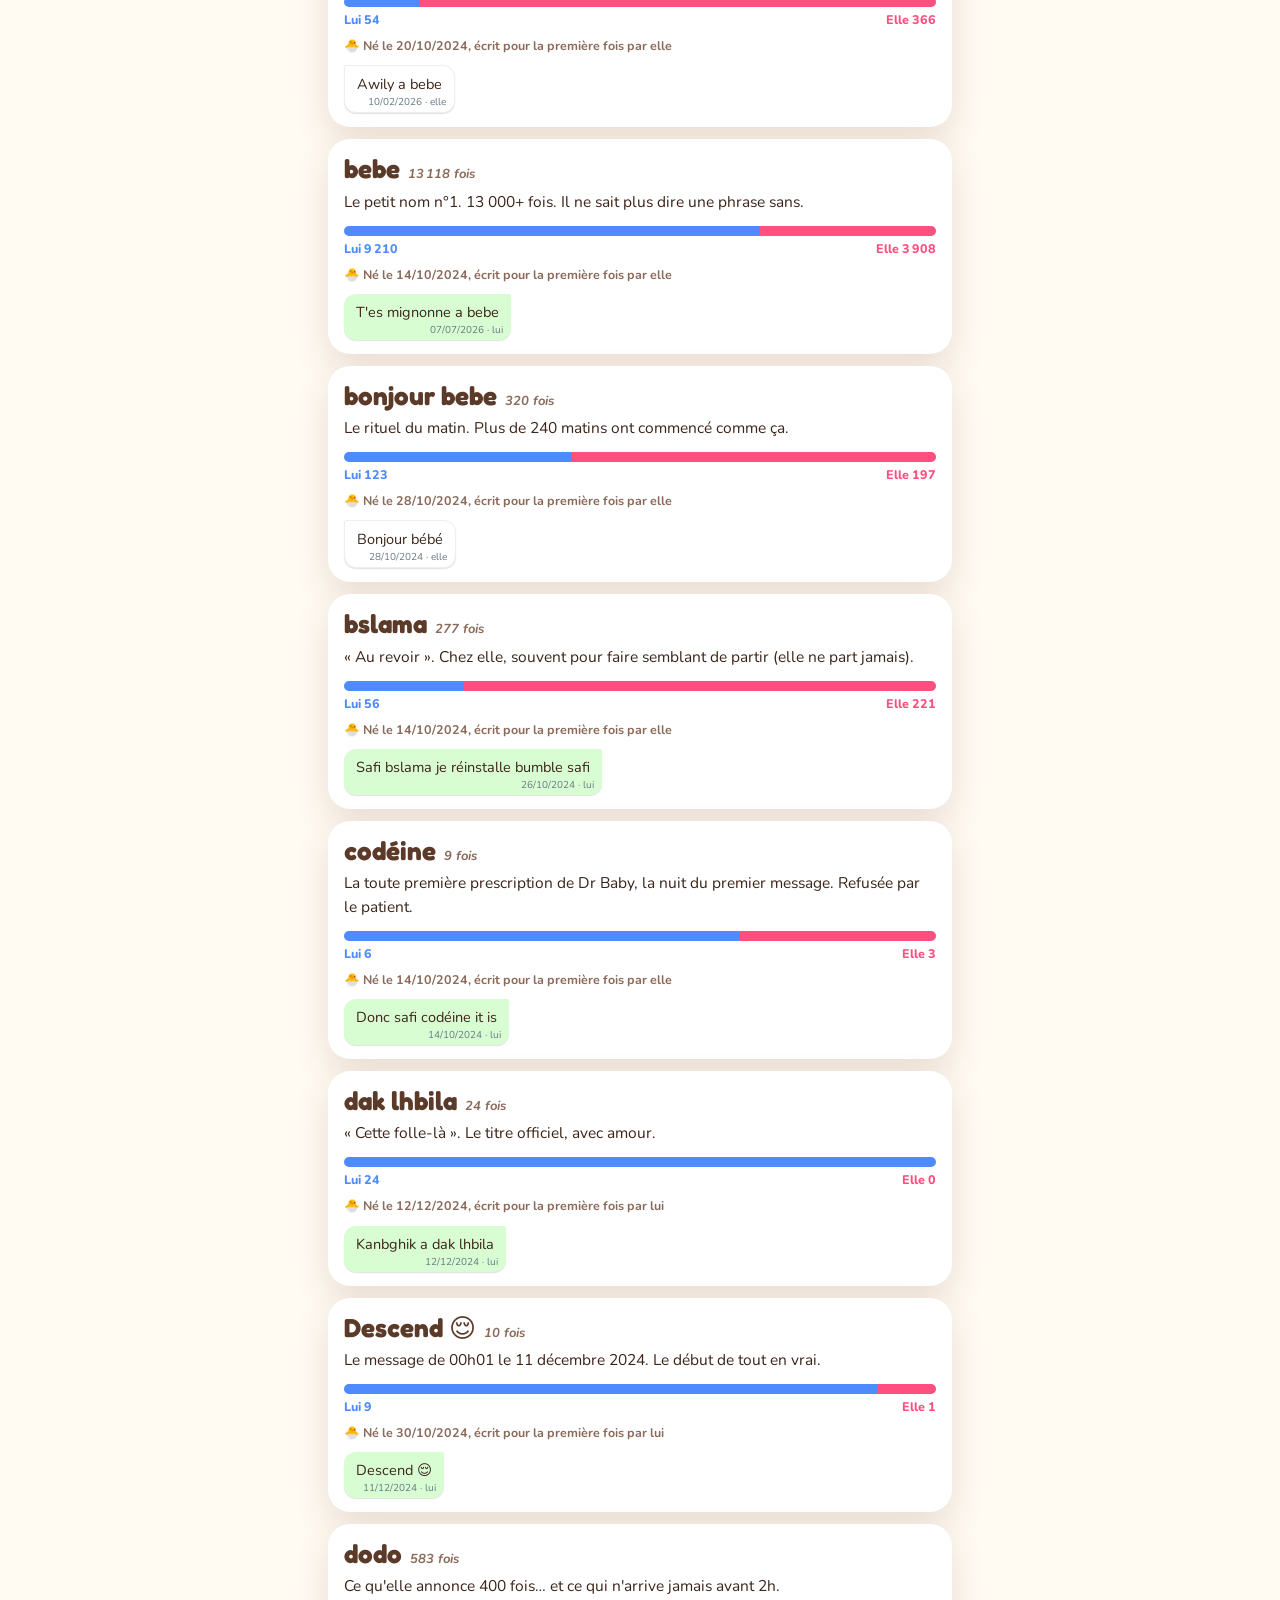
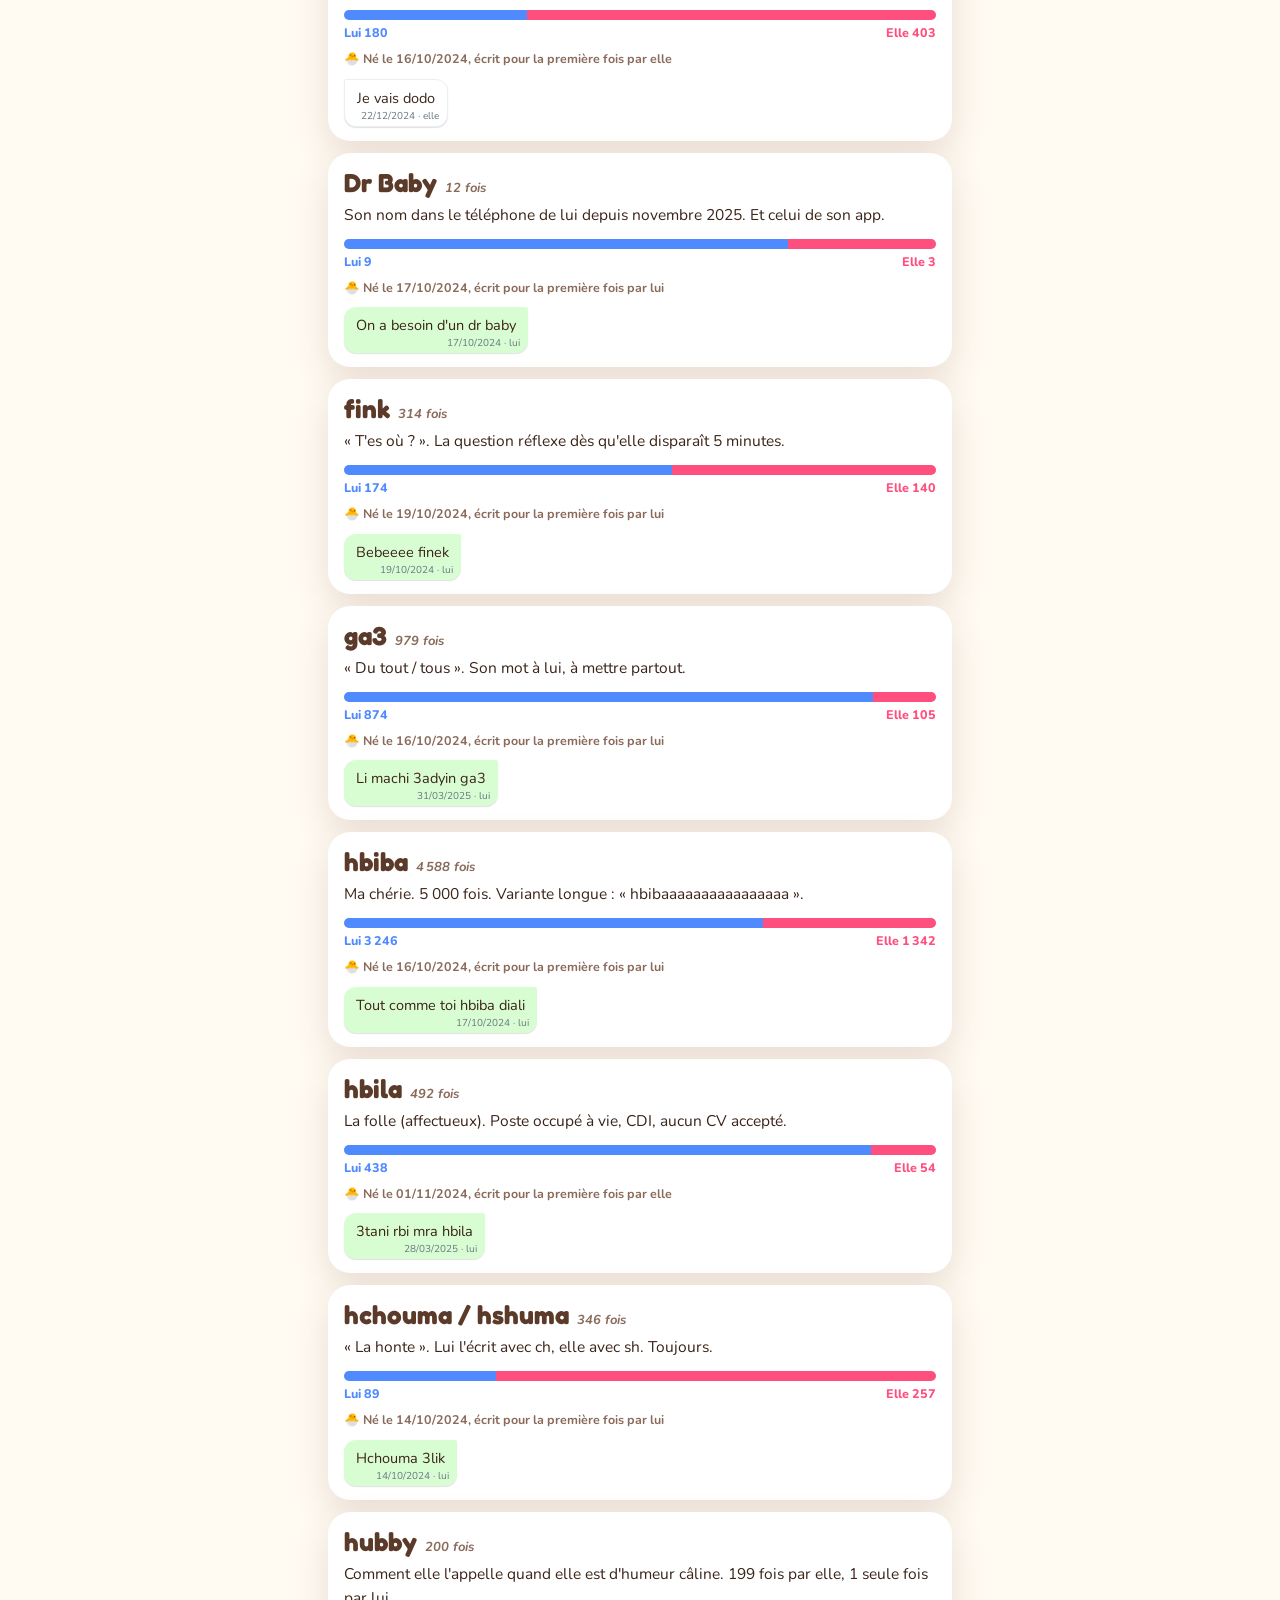
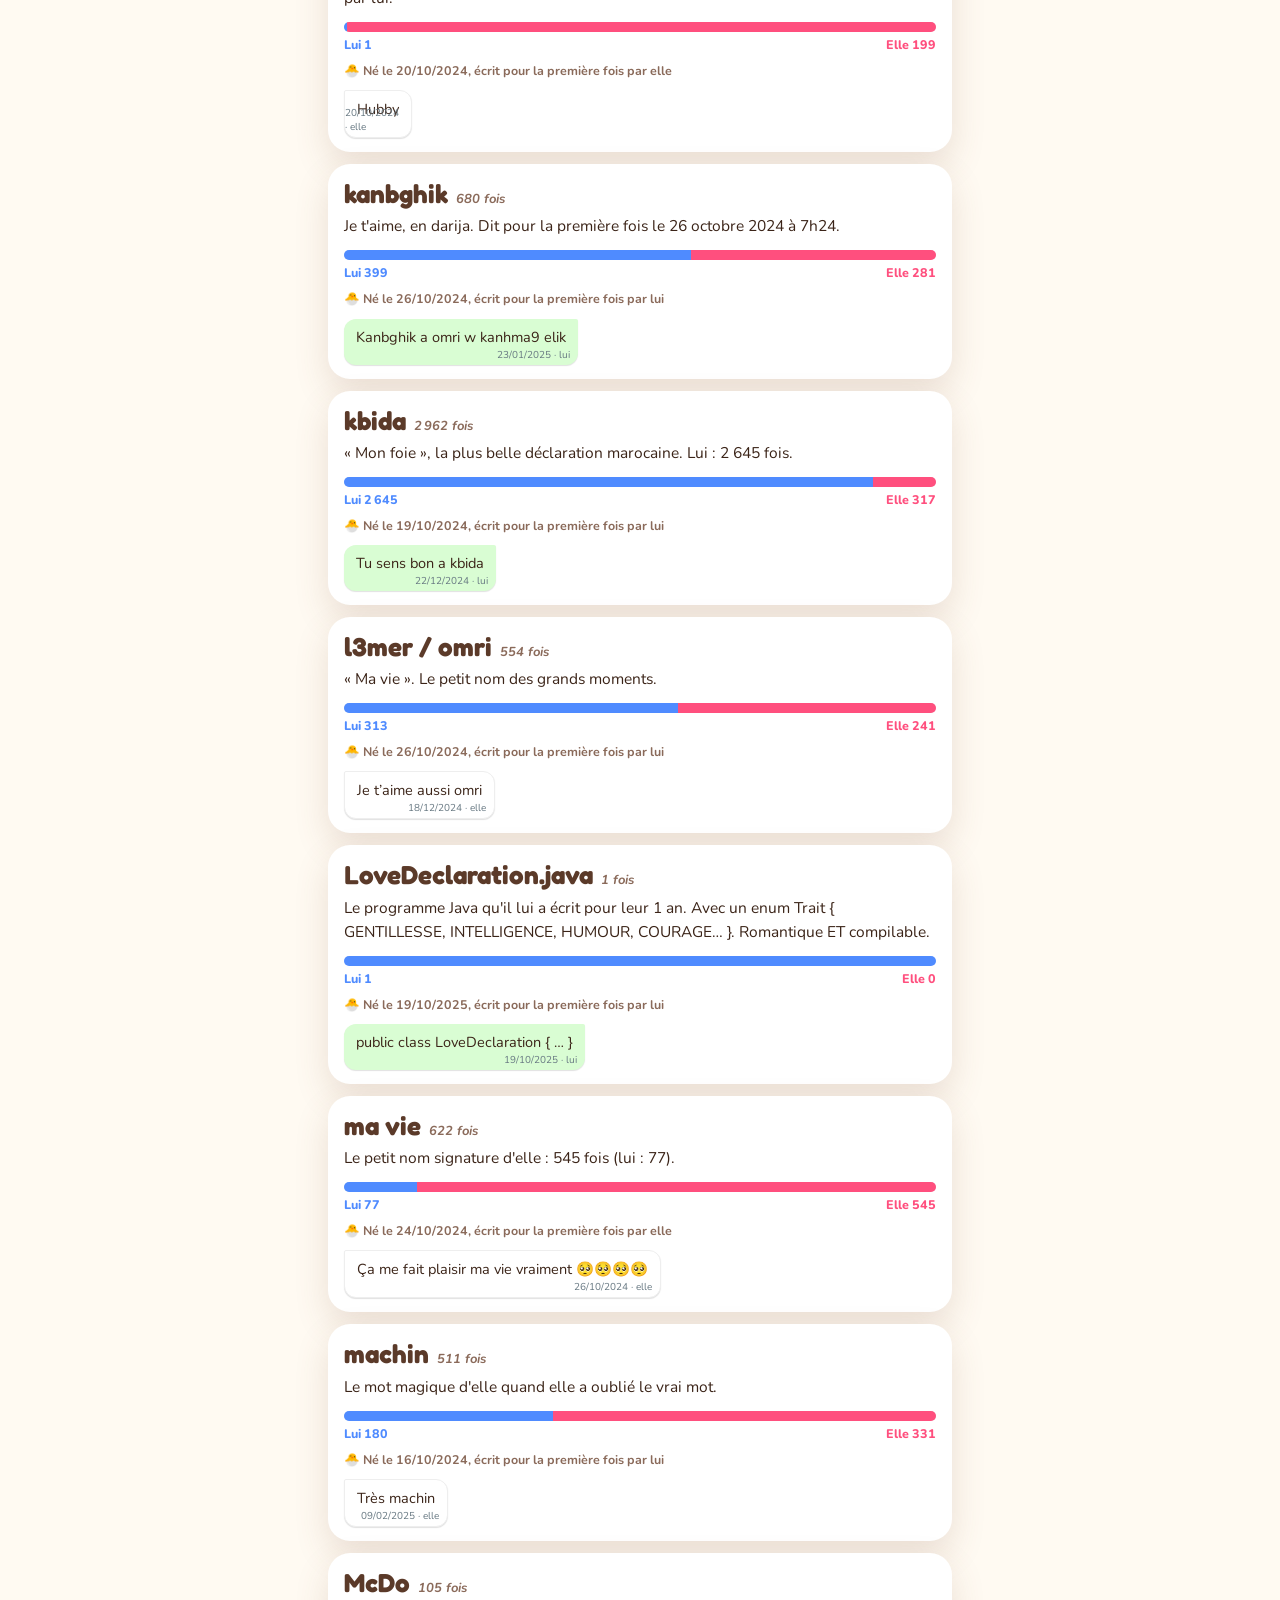
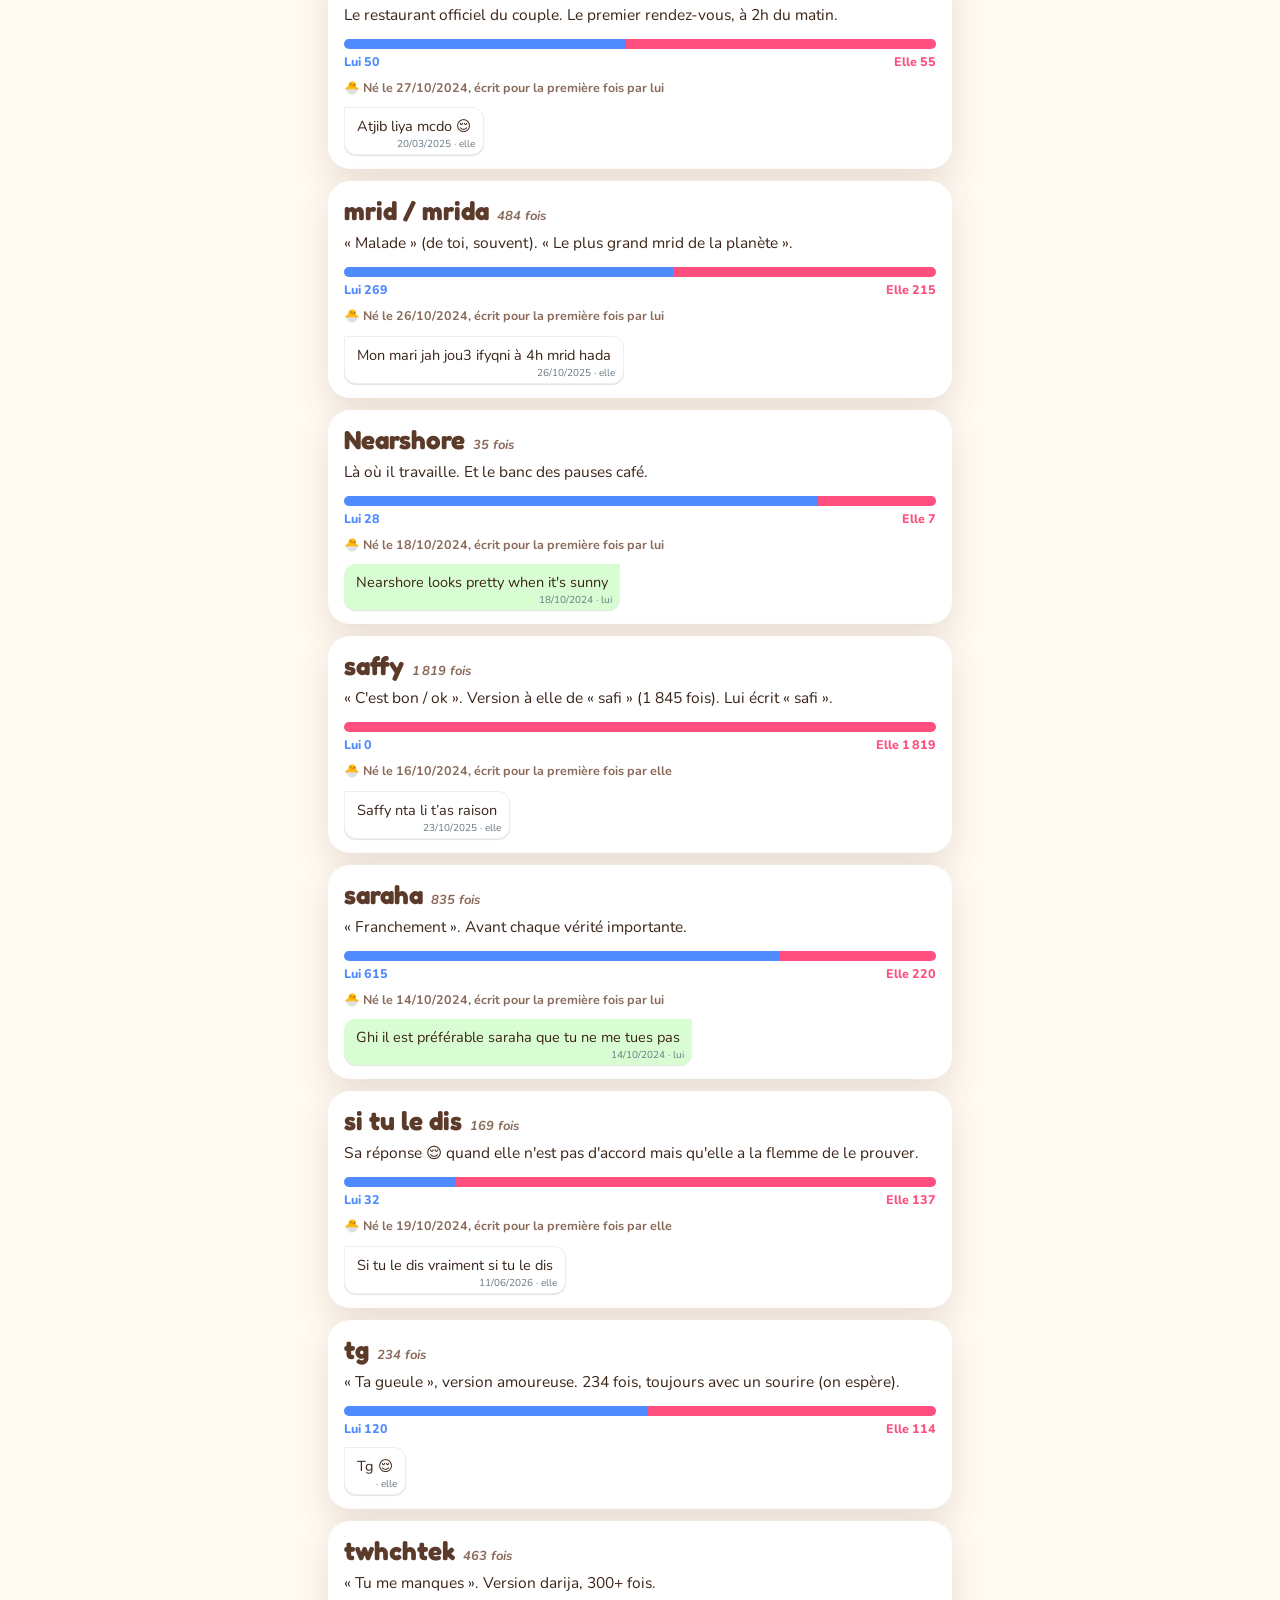
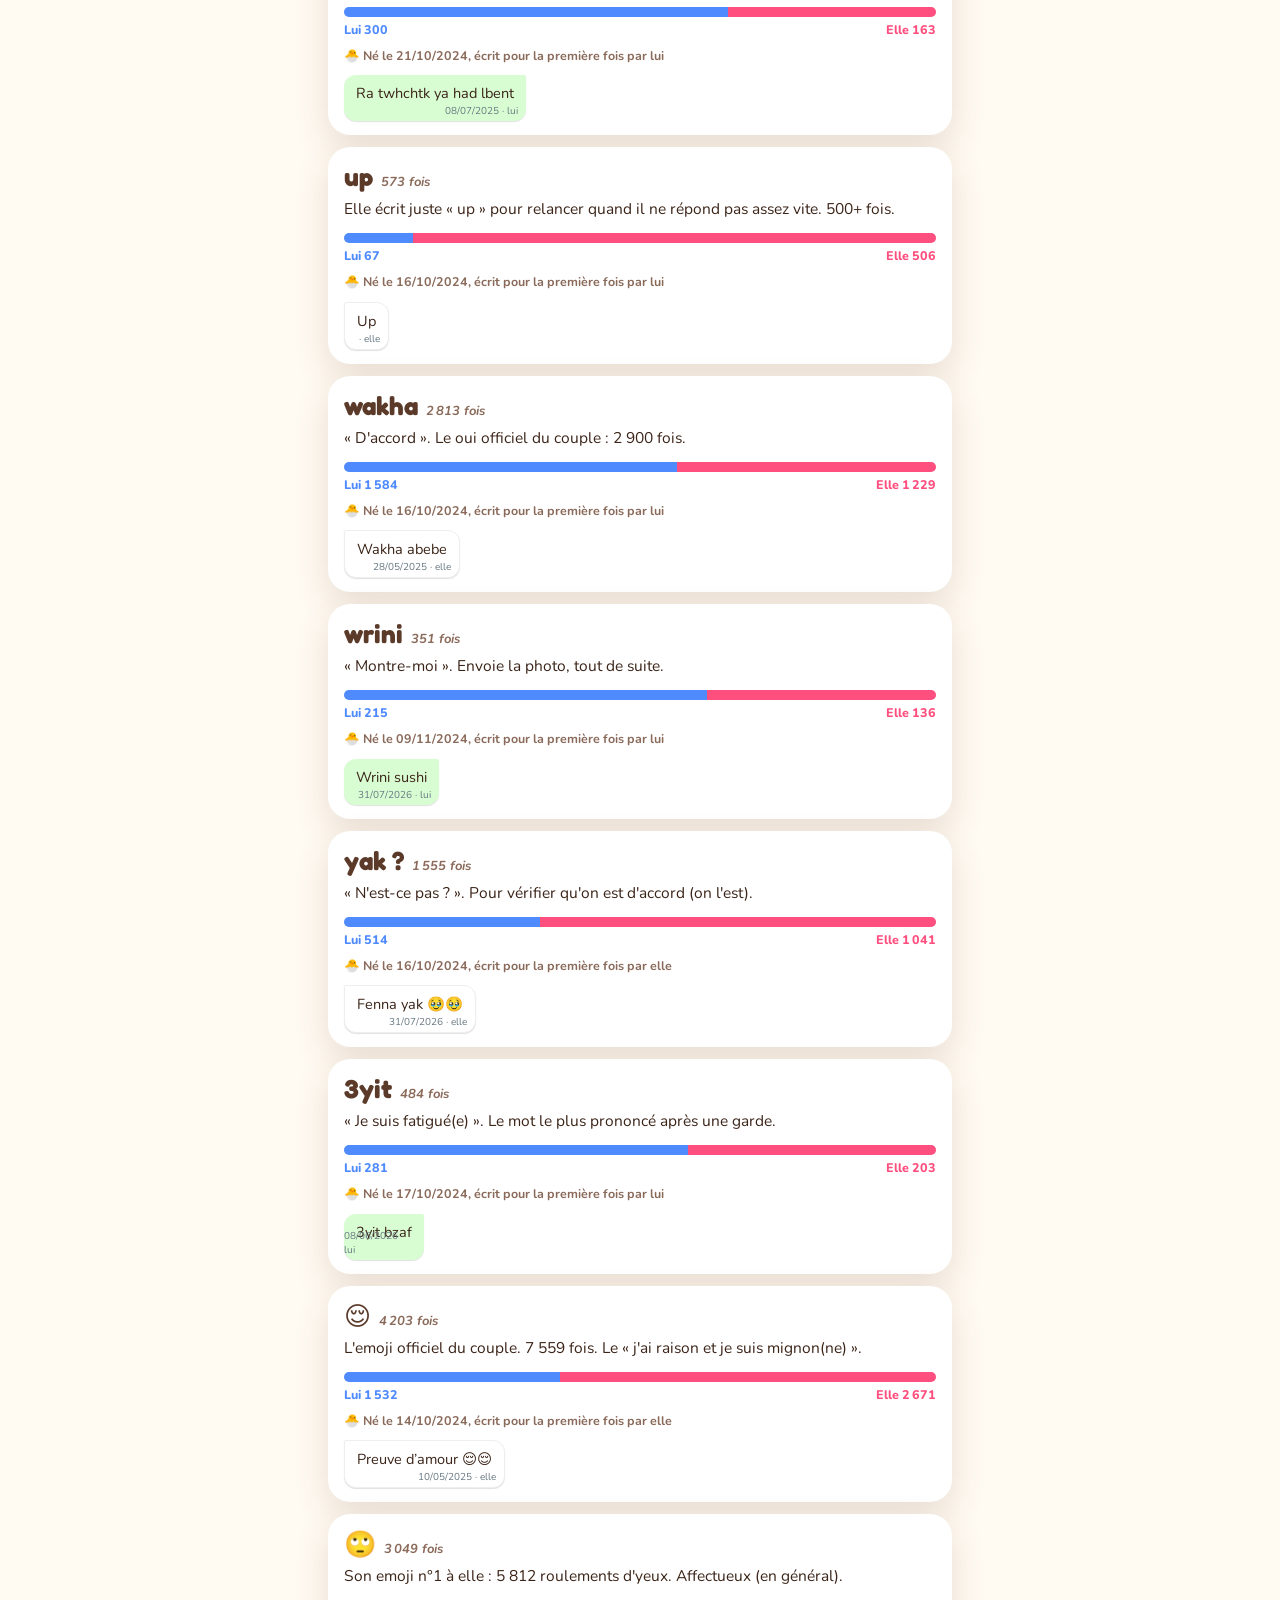
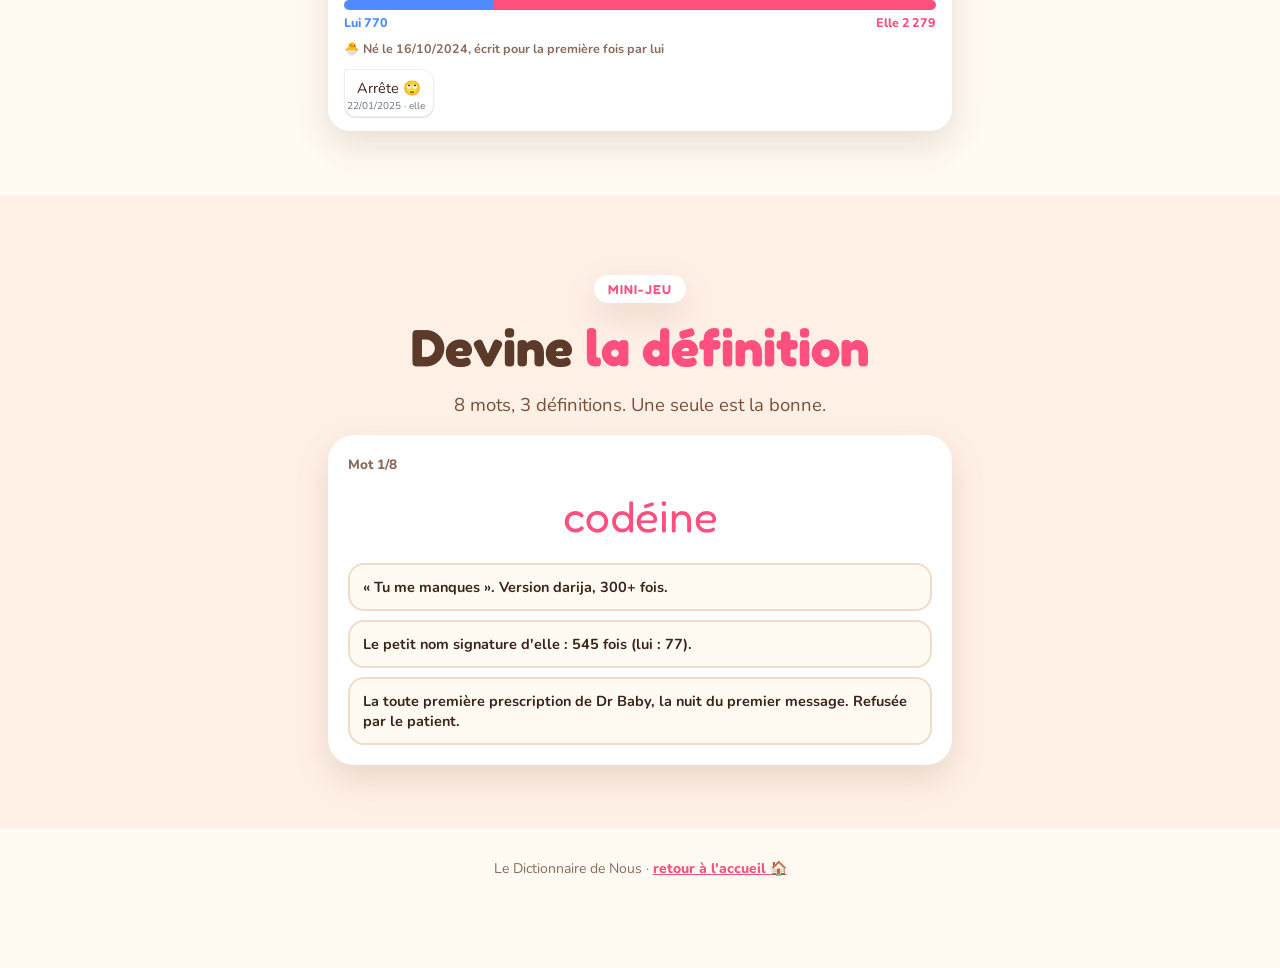
<file: dico/index.html>
<!doctype html>
<html lang="fr">
<head>
<meta charset="utf-8">
<meta name="viewport" content="width=device-width, initial-scale=1, viewport-fit=cover">
<meta name="theme-color" content="#ff4f7e">
<meta name="robots" content="noindex">
<title>Le Dictionnaire de Nous</title>
<link rel="icon" href="data:image/svg+xml,%3Csvg xmlns='http://www.w3.org/2000/svg' viewBox='0 0 100 100'%3E%3Ctext y='.9em' font-size='90'%3E%F0%9F%93%96%3C/text%3E%3C/svg%3E">
<link rel="preconnect" href="https://fonts.googleapis.com"><link rel="preconnect" href="https://fonts.gstatic.com" crossorigin>
<link href="https://fonts.googleapis.com/css2?family=Caveat:wght@700&family=Fredoka:wght@500;600;700&family=Nunito:wght@400;700;800&display=swap" rel="stylesheet">
<link rel="stylesheet" href="../shared/love.css">
<style>
body{background:#fffaf2}
.hero{background:radial-gradient(circle at 50% 20%,#fff,#ffe9d6 70%)}
.book{font-size:100px;display:inline-block;animation:bob 2s ease-in-out infinite}
.search{position:sticky;top:max(10px,env(safe-area-inset-top));z-index:30;display:flex;gap:8px;background:#fffaf2;padding:8px 0}
.search input{flex:1;border:2px solid #f1dcc9;border-radius:999px;padding:12px 16px;font-size:16px;background:#fff;outline:none}
.search input:focus{border-color:var(--rose)}
.letters{display:flex;flex-wrap:wrap;gap:5px;justify-content:center}
.letters button{width:32px;height:32px;border-radius:10px;background:#fff;box-shadow:var(--shadow);font-family:var(--display);font-weight:700;color:var(--choco)}
.letters button.off{opacity:.3}
.entry{background:#fff;border-radius:22px;box-shadow:var(--shadow);padding:16px 16px 14px;position:relative;overflow:hidden}
.entry::before{content:"";position:absolute;left:0;top:0;bottom:0;width:6px;background:linear-gradient(180deg,var(--him),var(--her));opacity:.0}
.entry h3{font-size:26px;color:var(--choco);display:flex;align-items:baseline;gap:8px;flex-wrap:wrap}
.entry h3 .ph{font-family:var(--body);font-size:13px;color:var(--muted);font-weight:700;font-style:italic}
.entry .def{margin-top:6px;font-size:15.5px}
.entry .bar{display:flex;height:10px;border-radius:999px;overflow:hidden;background:#eee;margin-top:12px}
.entry .bar i{display:block;height:100%}
.entry .nums{display:flex;justify-content:space-between;font-size:12.5px;font-weight:800;margin-top:4px}
.entry .meta{font-size:12.5px;color:var(--muted);font-weight:700;margin-top:8px}
.bub{display:inline-block;margin-top:10px;padding:8px 12px 18px;border-radius:12px;font-size:14.5px;position:relative;box-shadow:0 1px 1px rgba(0,0,0,.12);max-width:92%}
.bub time{position:absolute;right:8px;bottom:3px;font-size:10px;color:#667781}
.bub.her{background:#fff;border:1px solid #eee;border-top-left-radius:2px}
.bub.him{background:#d9fdd3;border-top-right-radius:2px}
.list{display:grid;gap:12px}
.wotd{background:linear-gradient(135deg,#ff8fb1,#ff4f7e);color:#fff;border-radius:26px;padding:20px;box-shadow:var(--shadow)}
.wotd h3{font-size:34px}
.quiz{background:#fff;border-radius:26px;box-shadow:var(--shadow);padding:20px;text-align:left}
.quiz .q{font-family:var(--display);font-size:clamp(30px,9vw,44px);color:var(--rose);text-align:center;margin:6px 0 12px}
.opts{display:grid;gap:9px}
.opt{text-align:left;background:#fffaf2;border:2px solid #f1dcc9;border-radius:16px;padding:12px 13px;font-weight:700;font-size:14.5px}
.opt.good{background:#e3f8ec;border-color:#7fd6a6}.opt.bad{background:#ffe7e7;border-color:#ffb3b3;animation:shake .4s}
.empty{text-align:center;color:var(--muted);font-weight:800;padding:30px}
</style>
</head>
<body>
<main>
<section class="scene hero center">
  <div class="wrap stack">
    <div data-reveal><span class="book">📖</span></div>
    <div data-reveal><span class="kicker">Édition limitée · 2 exemplaires</span></div>
    <h1 class="title" data-reveal>Le Dictionnaire <em>de Nous</em></h1>
    <p class="lead" data-reveal>Tous les mots qu'on a inventés, tordus ou adoptés en 438 201 messages. Avec la date de naissance de chaque mot, qui l'utilise le plus, et une vraie phrase en exemple.</p>
    <div class="wotd" data-reveal id="wotd"></div>
  </div>
</section>
<section class="scene" style="padding-top:20px">
  <div class="wrap stack">
    <div class="search"><input id="q" type="search" placeholder="Chercher un mot… (kbida, saffy, 😌)" autocomplete="off" aria-label="Chercher"></div>
    <div class="letters" id="letters"></div>
    <div class="list" id="list"></div>
  </div>
</section>
<section class="scene center" style="background:#fff0e6">
  <div class="wrap stack">
    <div data-reveal><span class="kicker">Mini-jeu</span></div>
    <h2 class="title" data-reveal>Devine <em>la définition</em></h2>
    <p class="lead" data-reveal>8 mots, 3 définitions. Une seule est la bonne.</p>
    <div class="quiz" id="quiz" data-reveal></div>
  </div>
</section>
<footer>Le Dictionnaire de Nous · <a href="../nous-deux/">retour à l'accueil 🏠</a></footer>
</main>
<script src="data.js"></script>
<script src="../shared/love.js"></script>
<script>
(() => {
  const { $, $$, avL, avE, S, toast, burstAt, party, splitTitles, reveal, shuffle, fmt } = L;
  const D = window.DICO;
  const key = (t) => (t.normalize("NFD").replace(/[̀-ͯ]/g, "").toLowerCase().match(/[a-z0-9]/) || ["#"])[0].replace(/[0-9]/, "#");
  const card = (e) => {
    const tot = e.him + e.her, h = tot ? e.him / tot * 100 : 50;
    const who = e.ex[1] === "him" ? "him" : "her";
    return `<article class="entry" data-reveal><h3>${e.t} <span class="ph">${tot ? fmt(tot) + " fois" : ""}</span></h3><p class="def">${e.def}</p>
      ${tot ? `<div class="bar"><i style="width:${h}%;background:var(--him)"></i><i style="width:${100 - h}%;background:var(--her)"></i></div><div class="nums"><span class="him-c">Lui ${fmt(e.him)}</span><span class="her-c">Elle ${fmt(e.her)}</span></div>` : ""}
      ${e.first ? `<p class="meta">🐣 Né le ${e.first[0]}, écrit pour la première fois par ${e.first[1] === "him" ? "lui" : "elle"}</p>` : ""}
      <div class="bub ${who}">${e.ex[2].replace(/</g, "&lt;")}<time>${e.ex[0] || ""} · ${who === "him" ? "lui" : "elle"}</time></div></article>`;
  };
  const render = (f = "", letter = null) => {
    const n = f.trim().toLowerCase();
    const R = D.filter(e => (!n || (e.t + " " + e.def).toLowerCase().includes(n)) && (!letter || key(e.t) === letter));
    $("#list").innerHTML = R.length ? R.map(card).join("") : `<p class="empty">Aucun mot trouvé… à inventer ensemble ? 😌</p>`;
    reveal($("#list"));
  };
  const letters = [...new Set(D.map(e => key(e.t)))].sort();
  $("#letters").innerHTML = letters.map(l => `<button data-l="${l}">${l.toUpperCase()}</button>`).join("") + `<button data-l="">✕</button>`;
  let cur = null;
  $$("#letters button").forEach(b => b.addEventListener("click", () => { cur = b.dataset.l || null; $$("#letters button").forEach(x => x.classList.toggle("off", cur && x.dataset.l !== cur && x.dataset.l)); render($("#q").value, cur); S.tick(); }));
  $("#q").addEventListener("input", () => render($("#q").value, cur));
  render();
  // word of the day
  const day = Math.floor(Date.now() / 864e5), w = D[day % D.length];
  $("#wotd").innerHTML = `<p class="small" style="color:#fff;font-weight:800">✨ Le mot du jour</p><h3>${w.t}</h3><p style="margin-top:6px">${w.def}</p>`;
  // quiz
  (() => {
    const box = $("#quiz"), pool = D.filter(e => e.t.length < 18);
    let qs = shuffle(pool).slice(0, 8), i = 0, sc = 0;
    const show = () => {
      if (i >= qs.length) { box.innerHTML = `<p class="q">${sc}/8</p><p style="text-align:center;font-weight:800">${sc >= 7 ? "Linguiste officielle du couple 🎓" : sc >= 5 ? "Tu parles couramment le « nous » 😌" : "Il va falloir relire le dictionnaire 📖"}</p><div style="text-align:center;margin-top:12px"><button class="btn small" id="again">Rejouer</button></div>`; if (sc >= 6) party(); $("#again").onclick = () => { qs = shuffle(pool).slice(0, 8); i = 0; sc = 0; show(); }; return; }
      const e = qs[i], wrong = shuffle(pool.filter(x => x !== e)).slice(0, 2), opts = shuffle([e, ...wrong]);
      box.innerHTML = `<p class="small" style="font-weight:800">Mot ${i + 1}/8</p><p class="q">${e.t}</p><div class="opts">${opts.map(o => `<button class="opt" data-ok="${o === e ? 1 : 0}">${o.def.replace(new RegExp(e.t.split(" ")[0], "ig"), "…")}</button>`).join("")}</div>`;
      $$(".opt", box).forEach(b => b.addEventListener("click", () => { if (box.dataset.l) return; box.dataset.l = 1; const ok = b.dataset.ok === "1"; $$(".opt", box).forEach(x => x.dataset.ok === "1" && x.classList.add("good")); if (ok) { sc++; S.good(); burstAt(b, 20); } else { b.classList.add("bad"); S.bad(); } setTimeout(() => { delete box.dataset.l; i++; show(); }, 1500); }));
    };
    show();
  })();
  splitTitles(); reveal();
})();
</script>
</body>
</html>
</file>
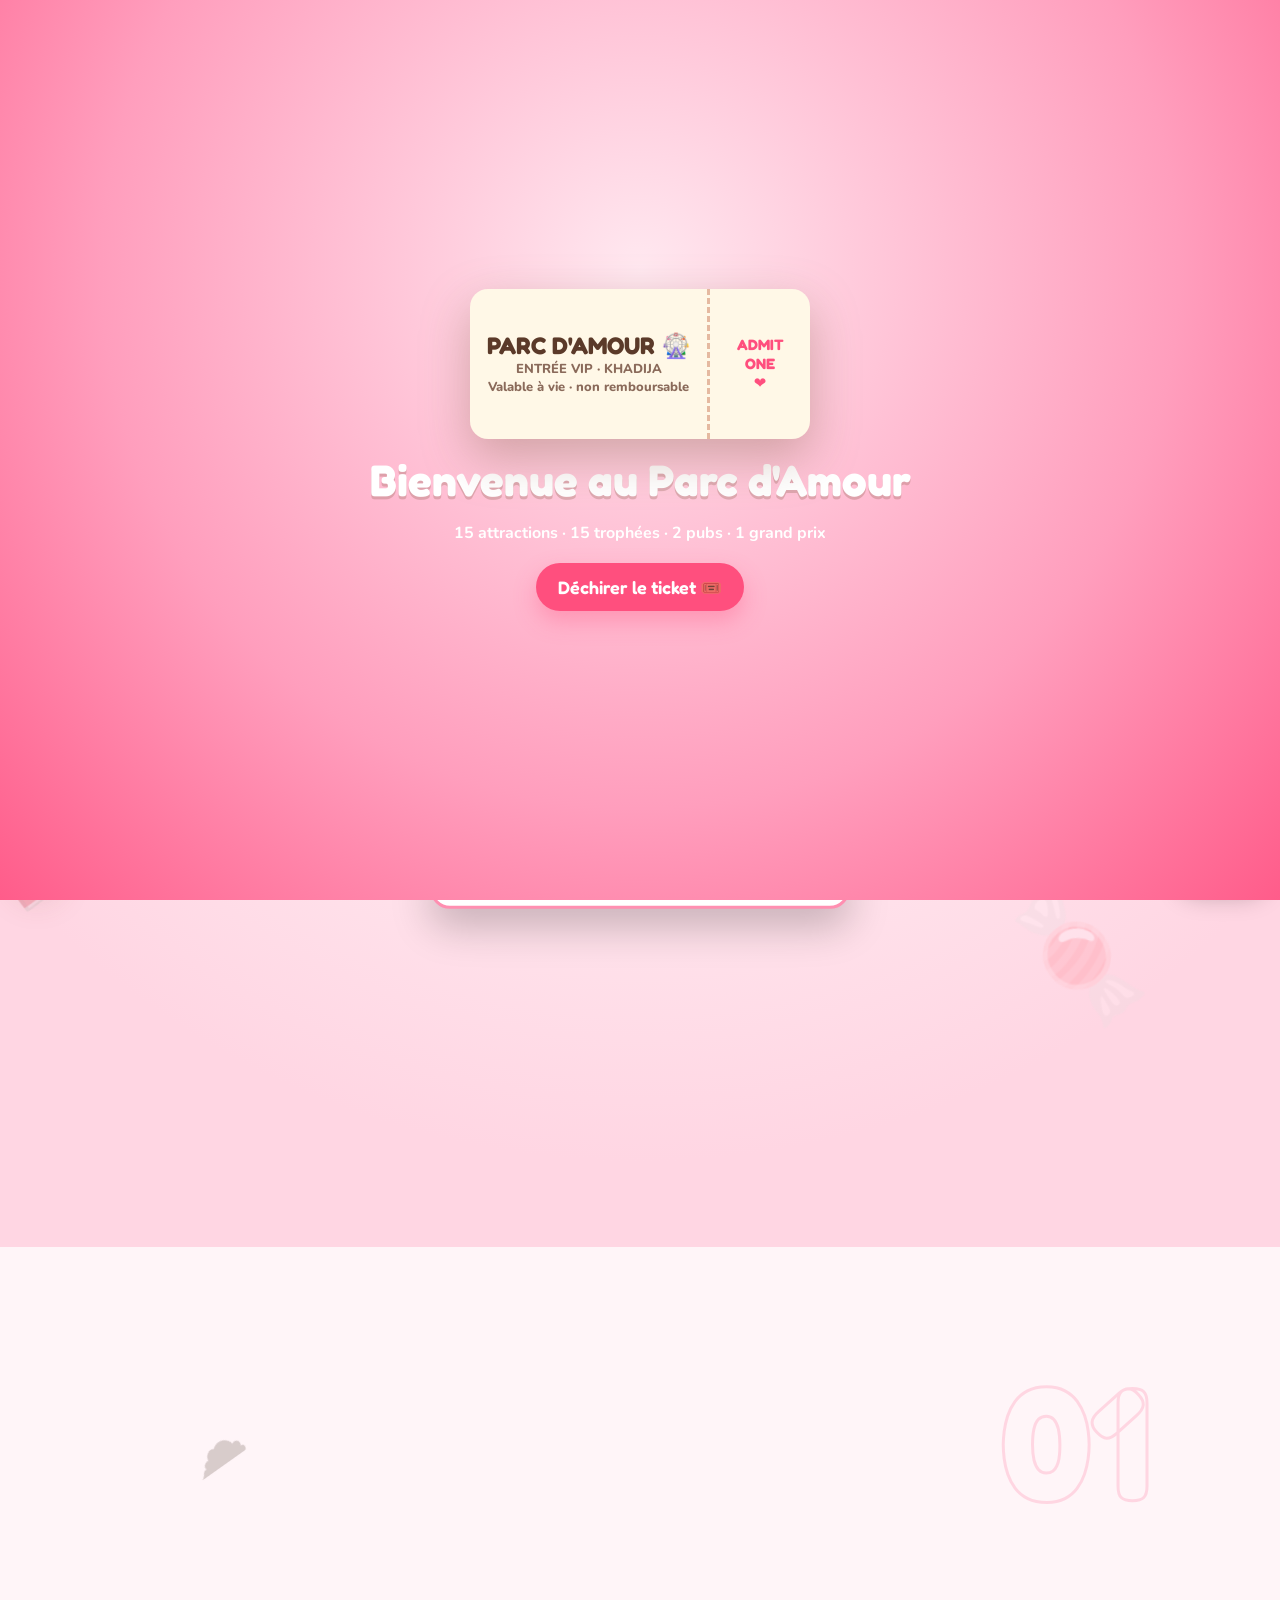
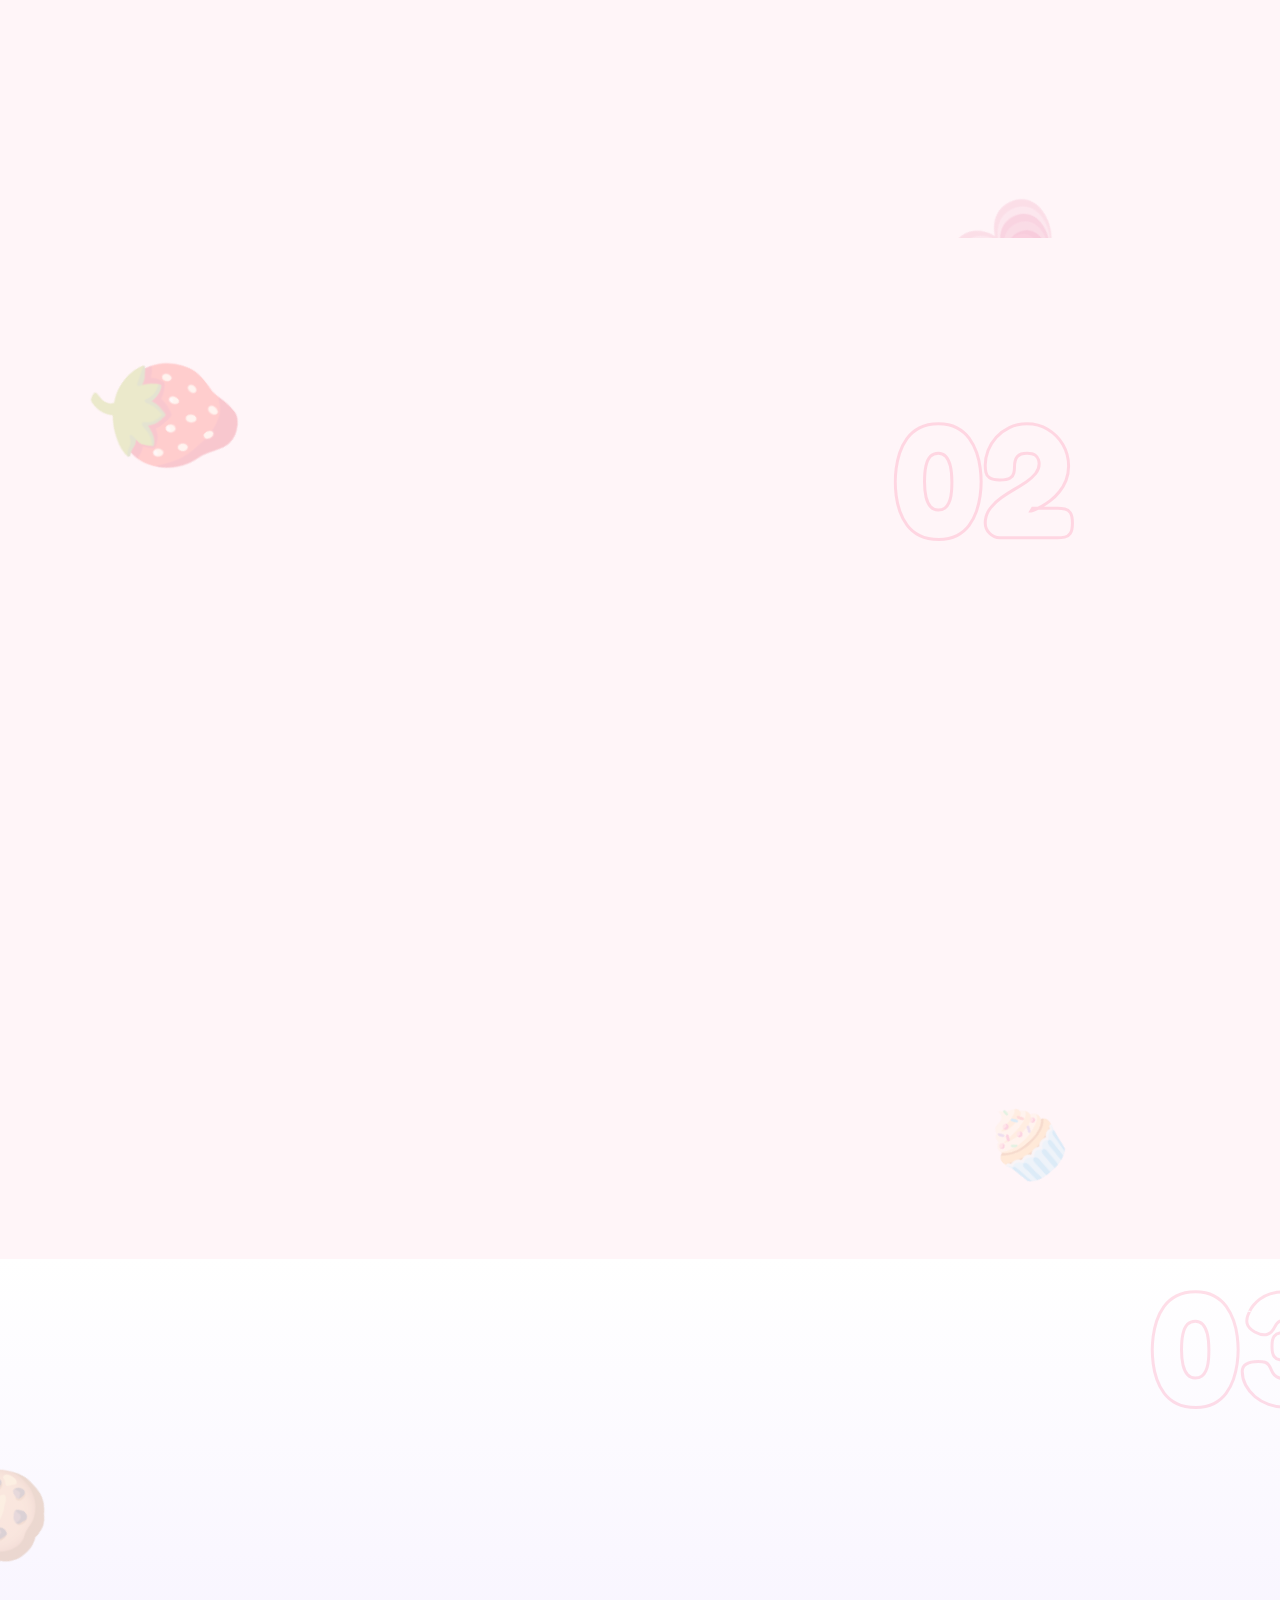
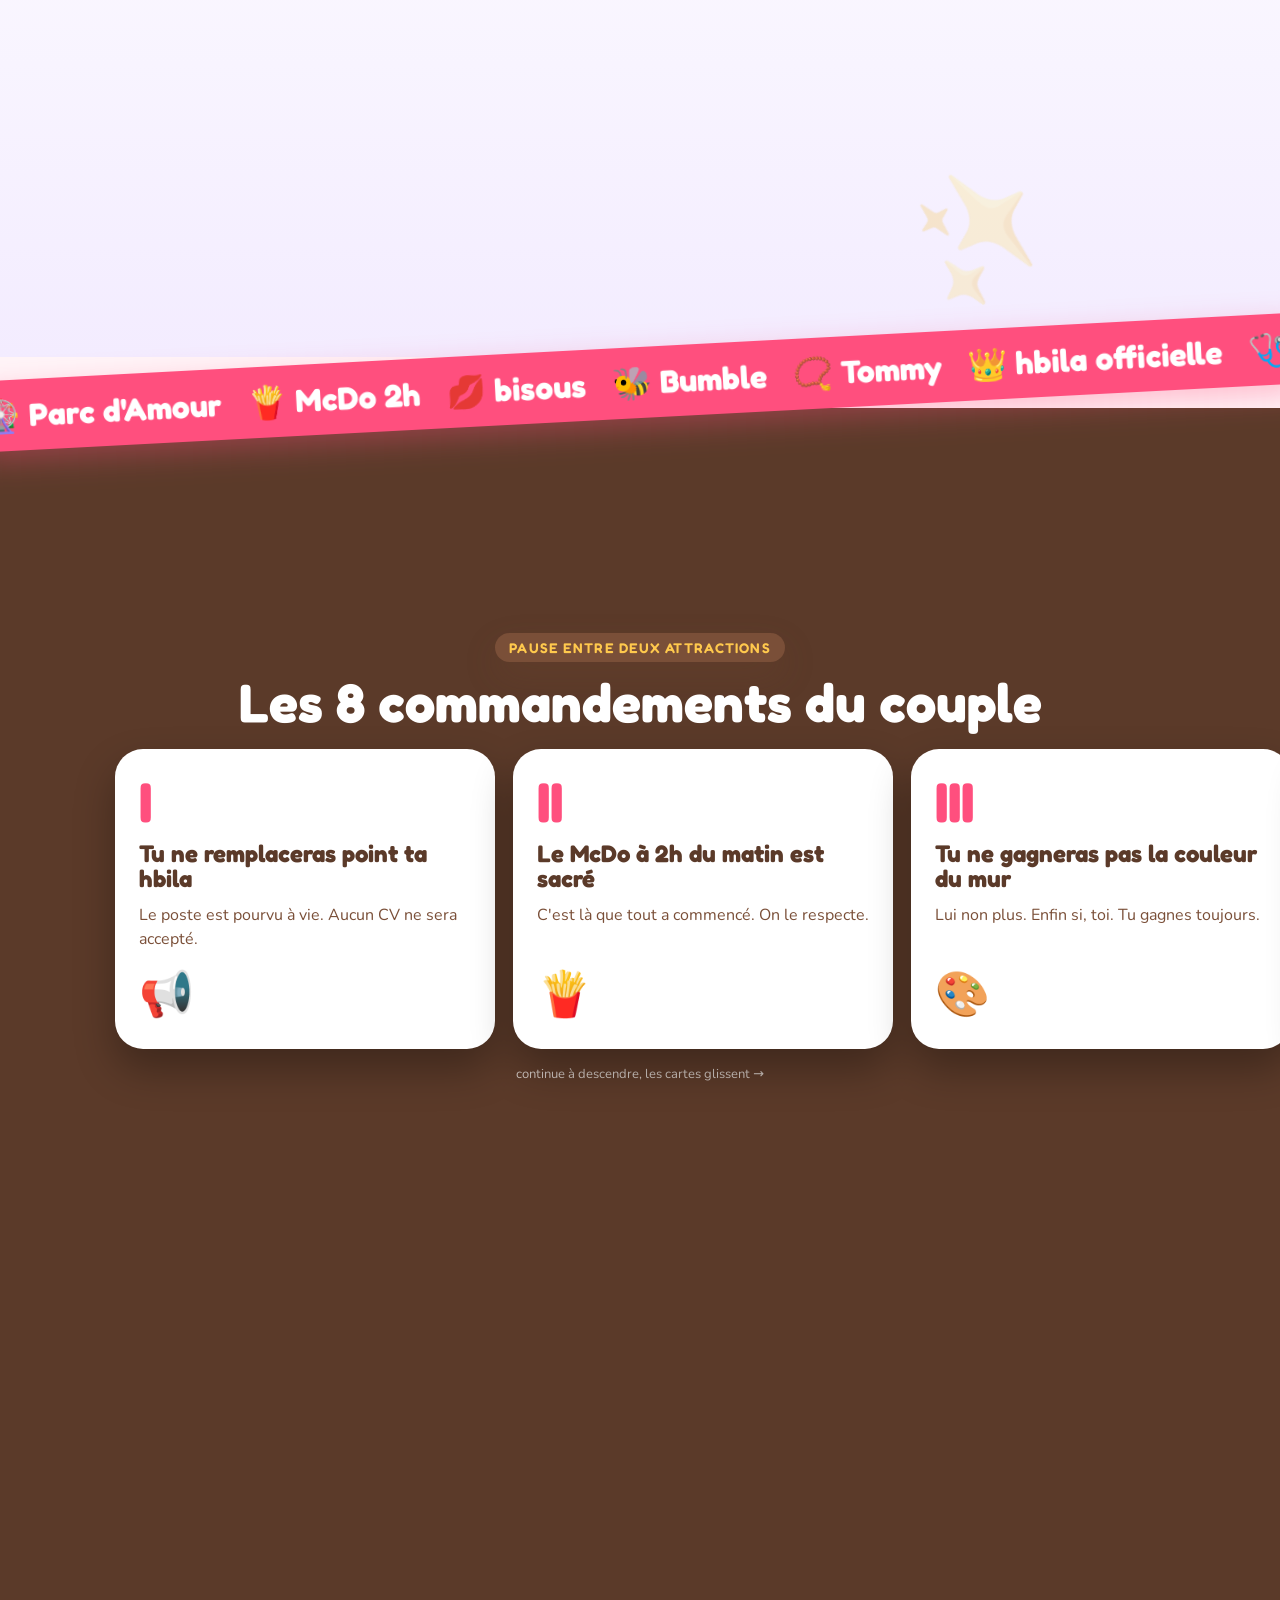
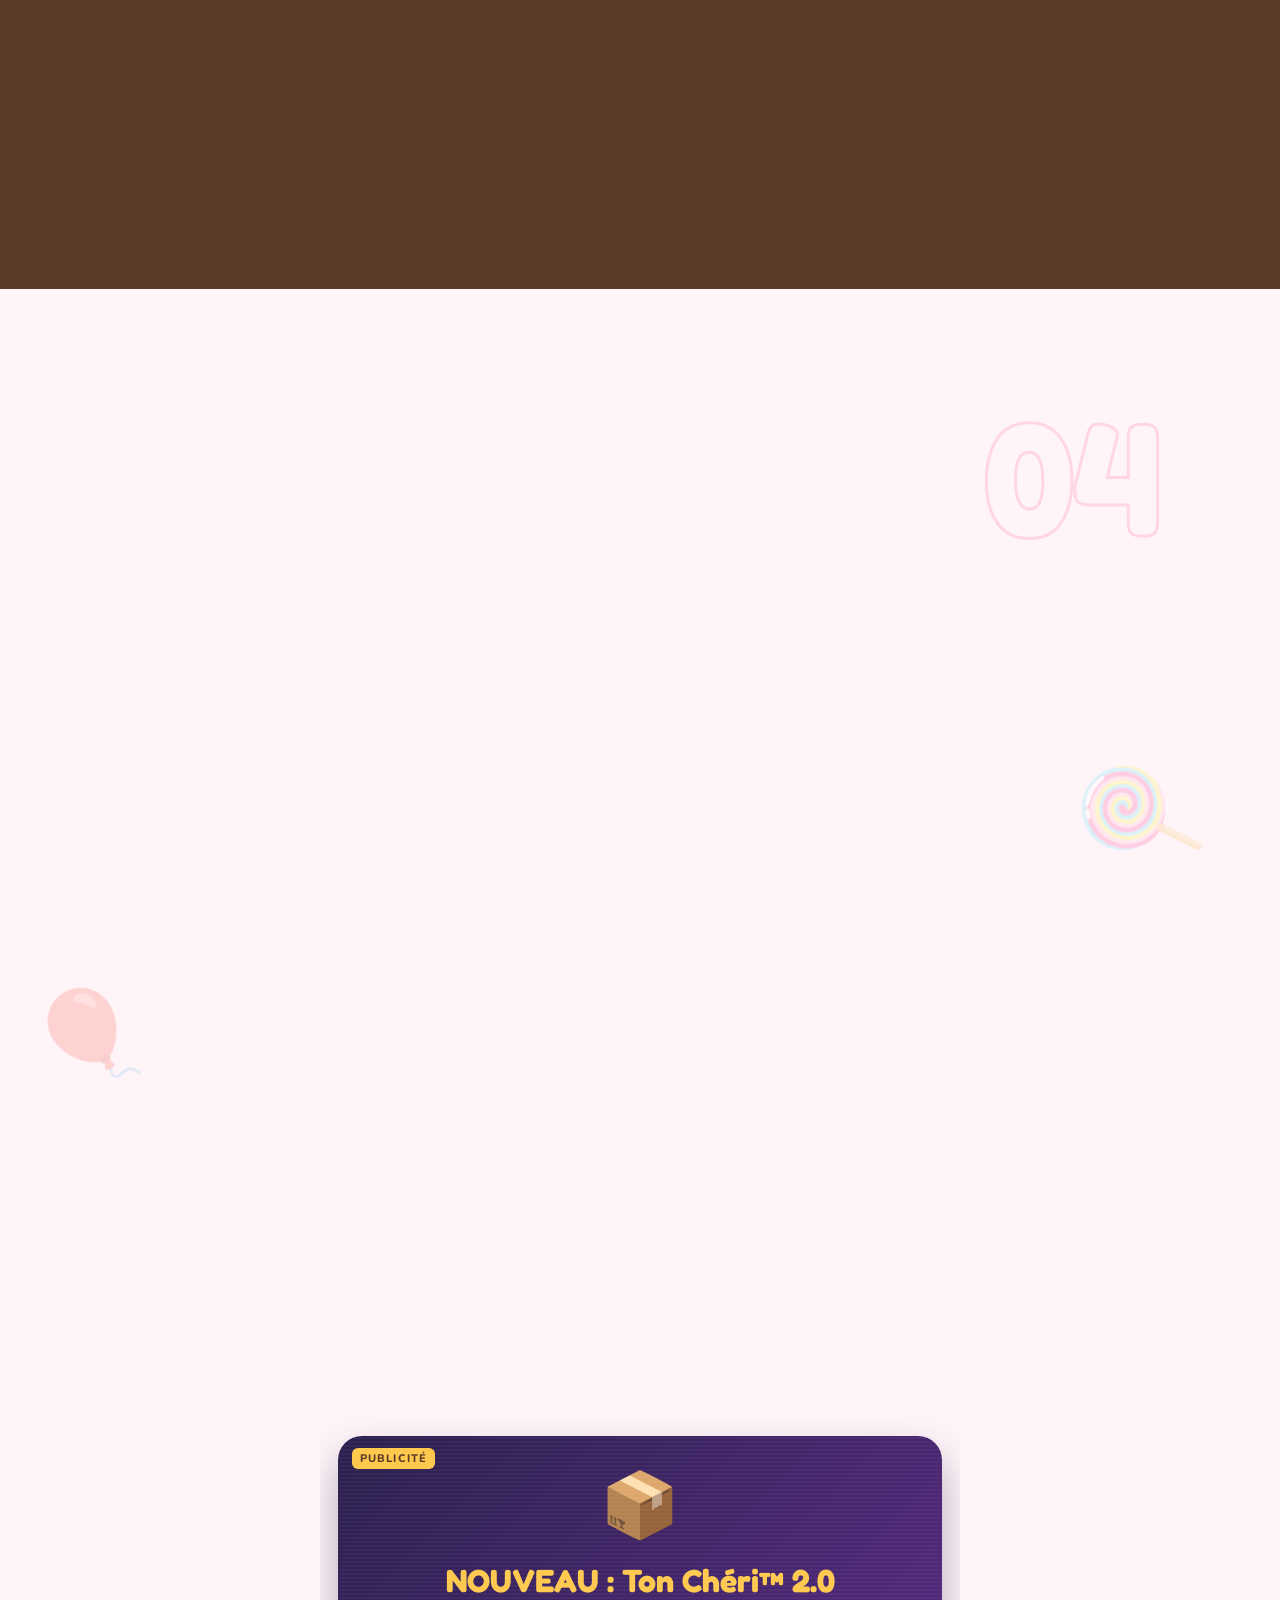
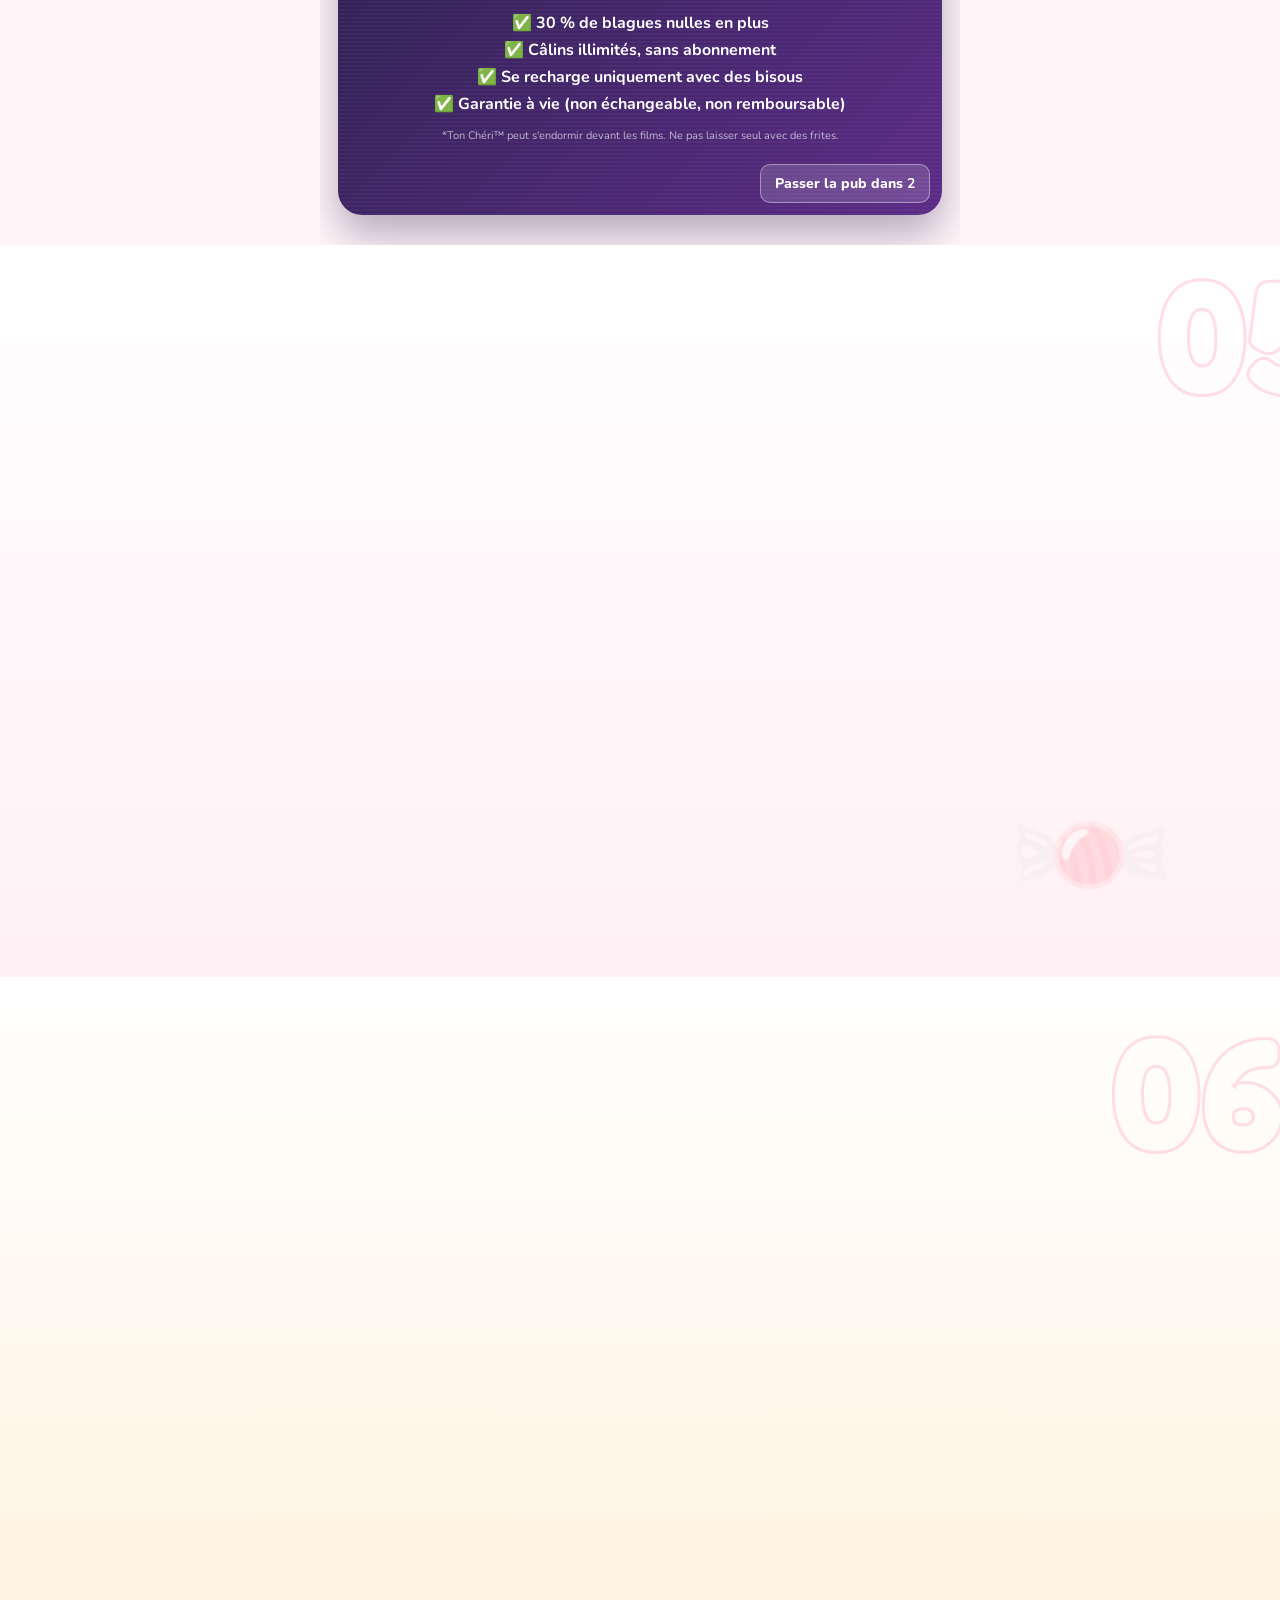
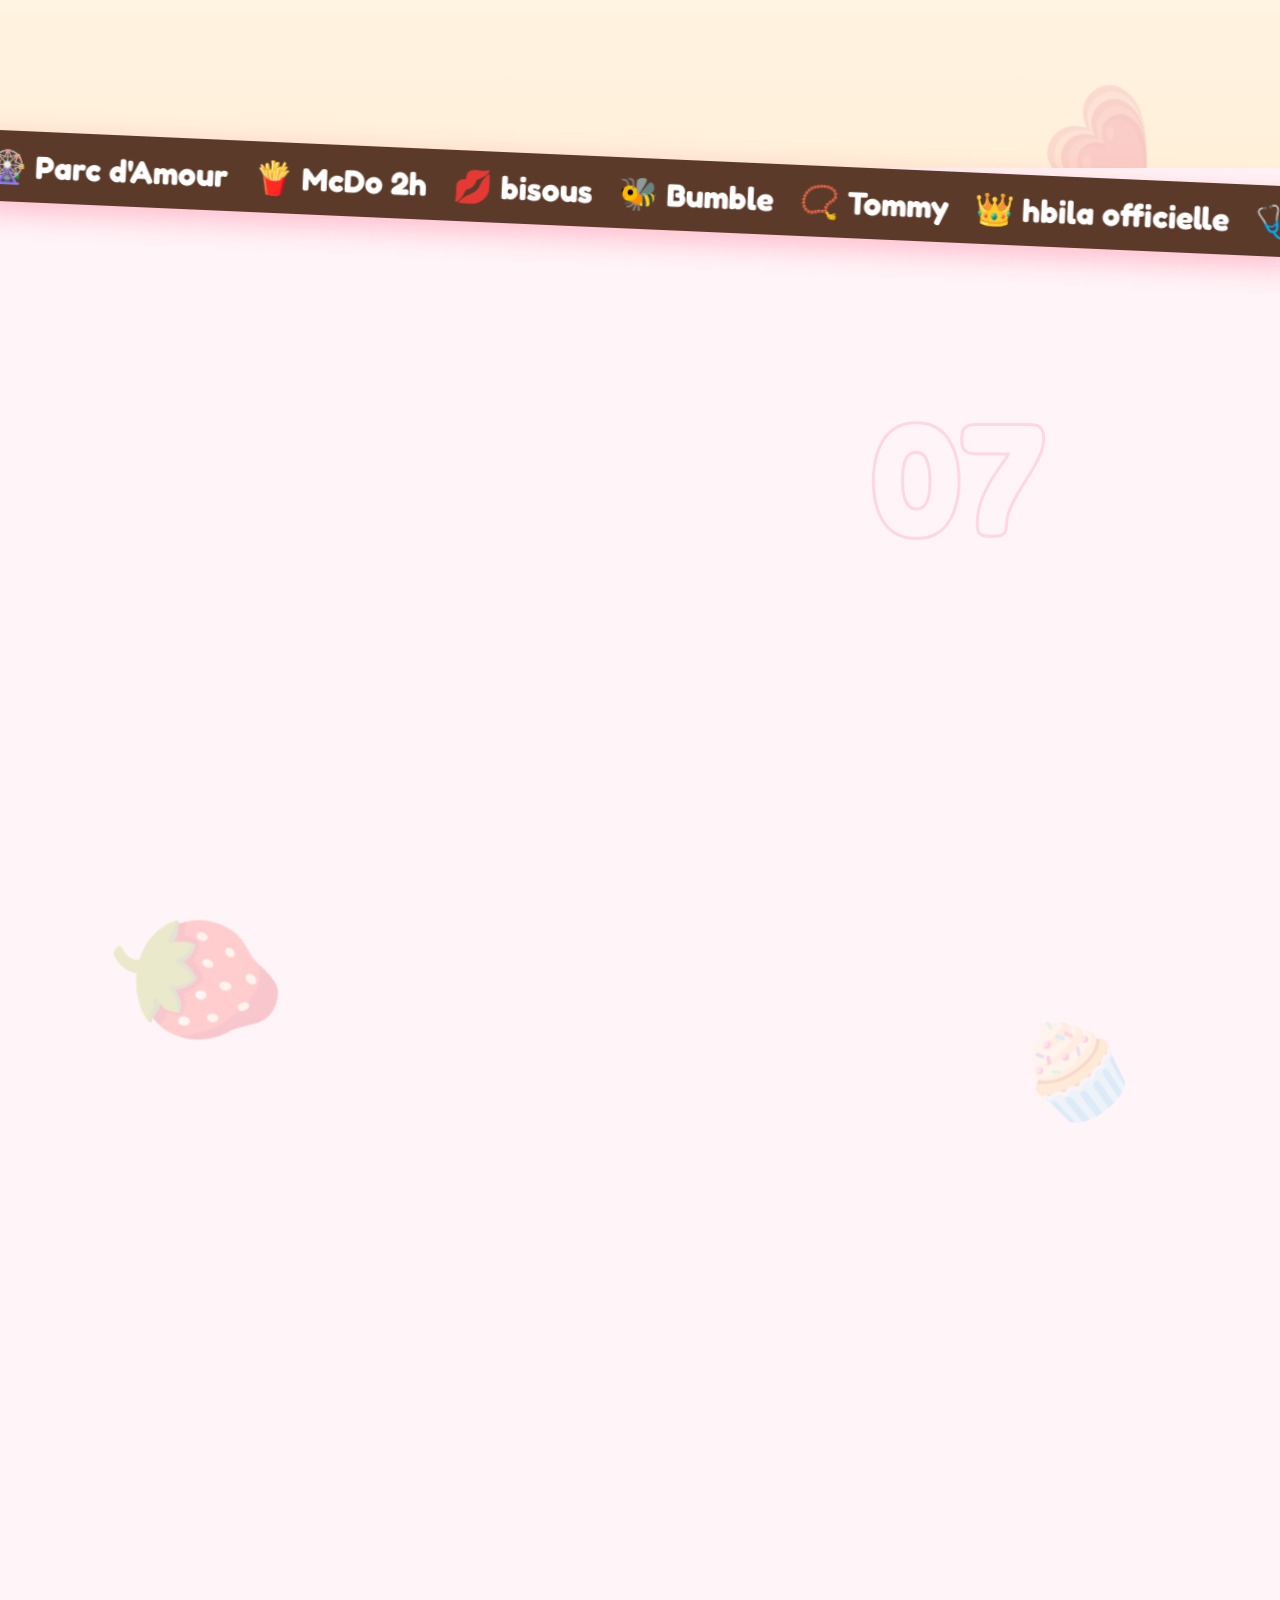
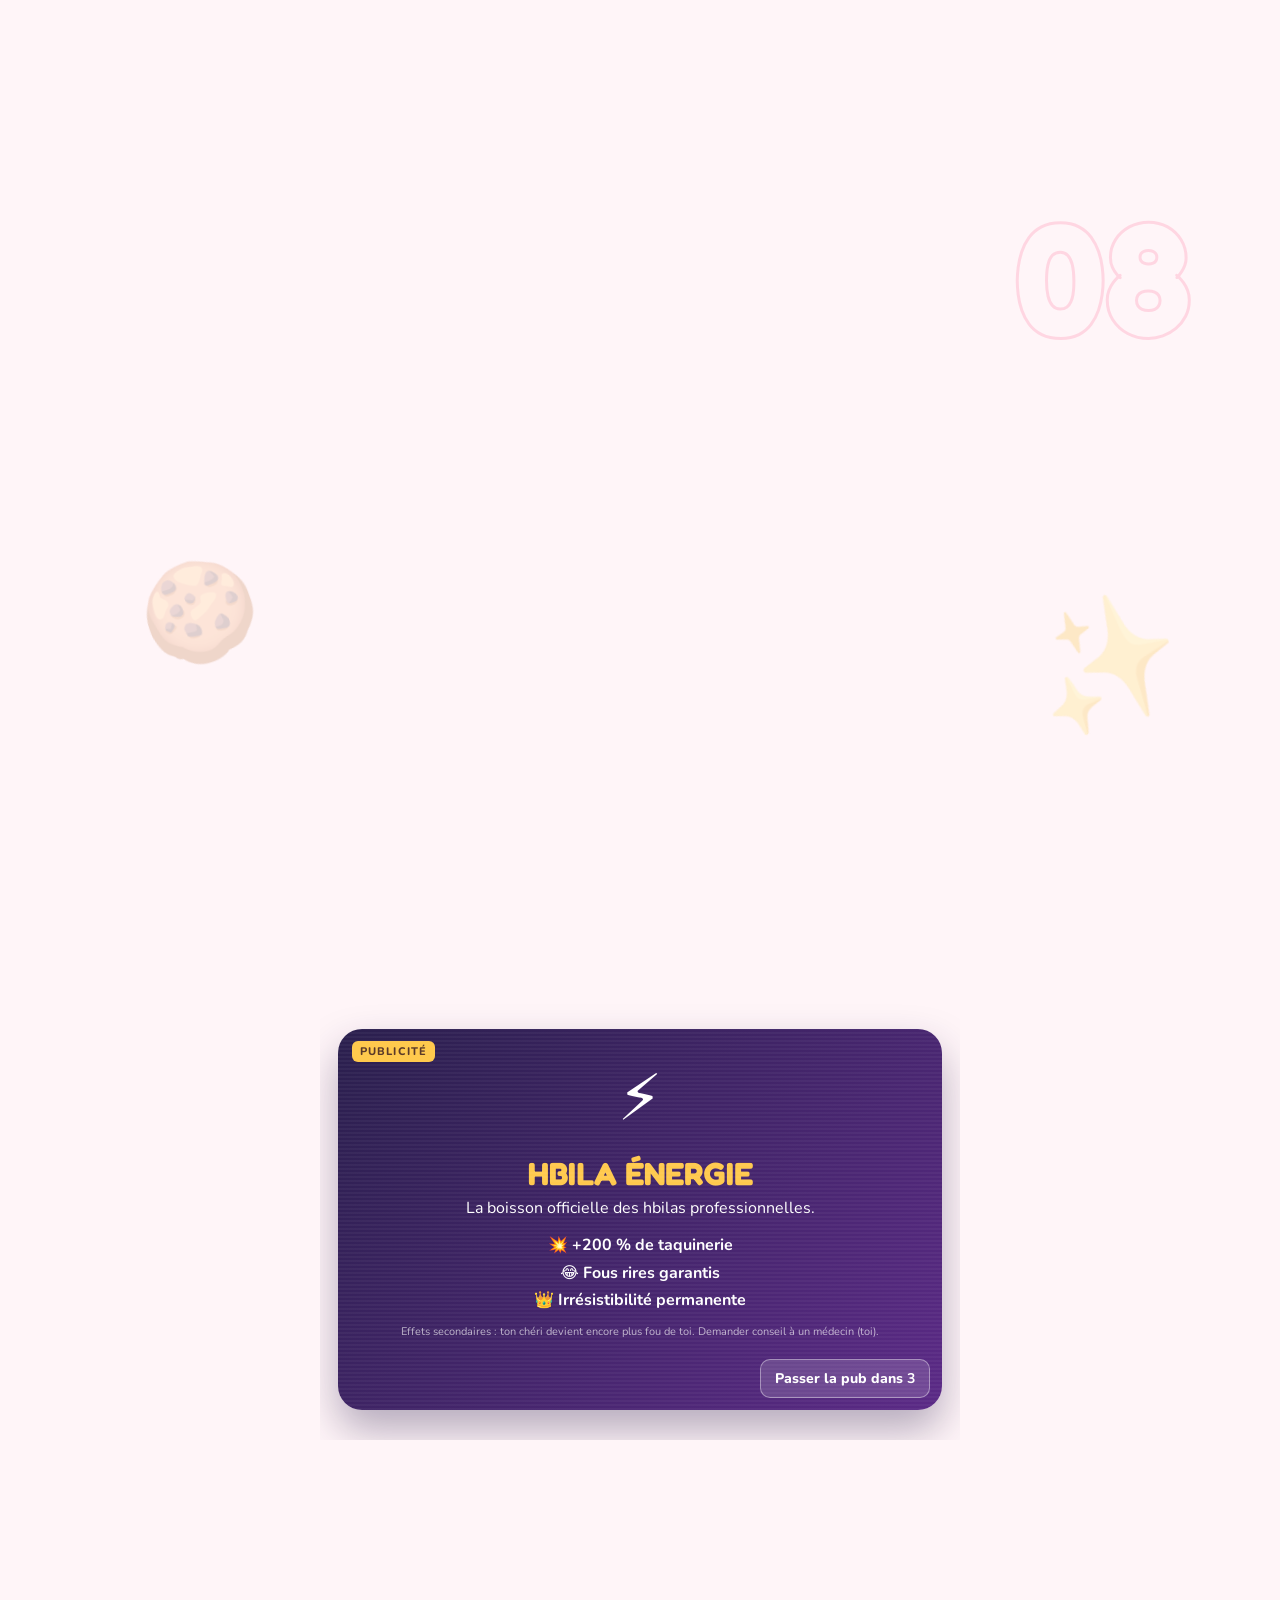
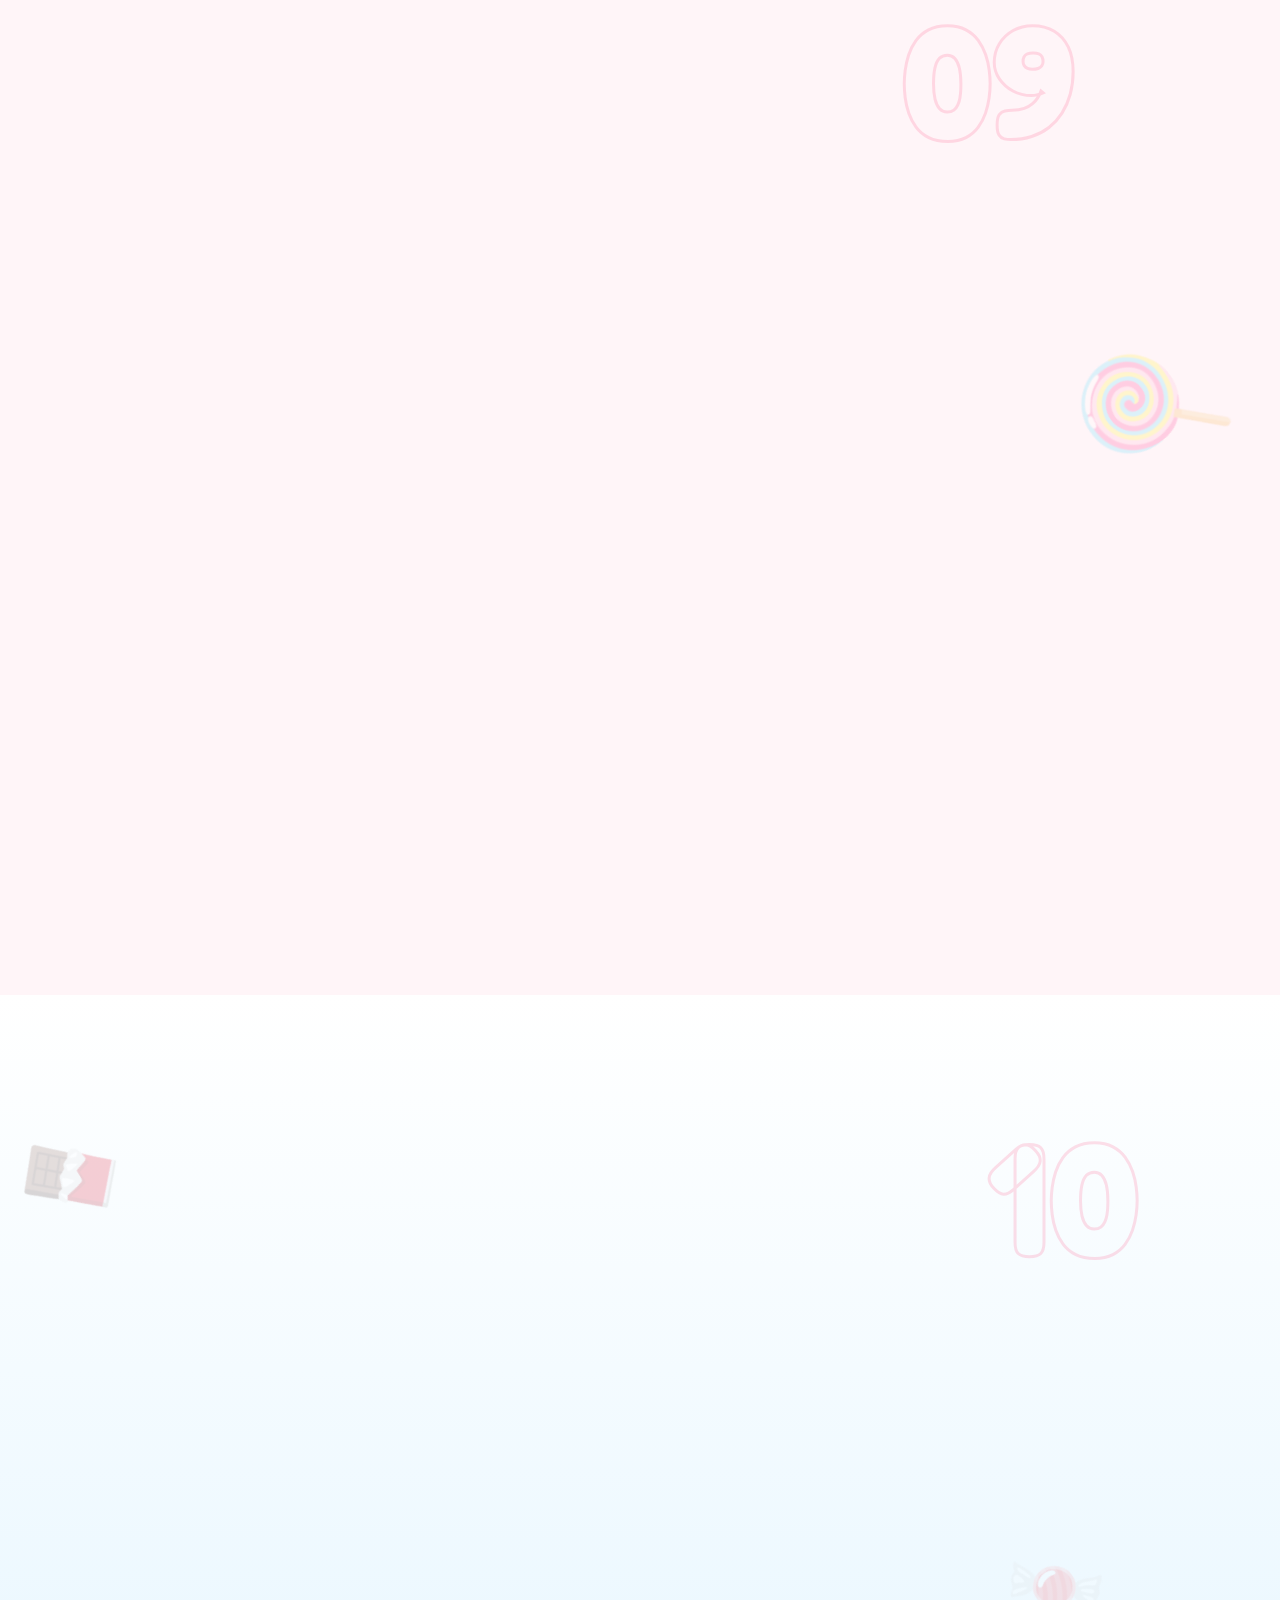
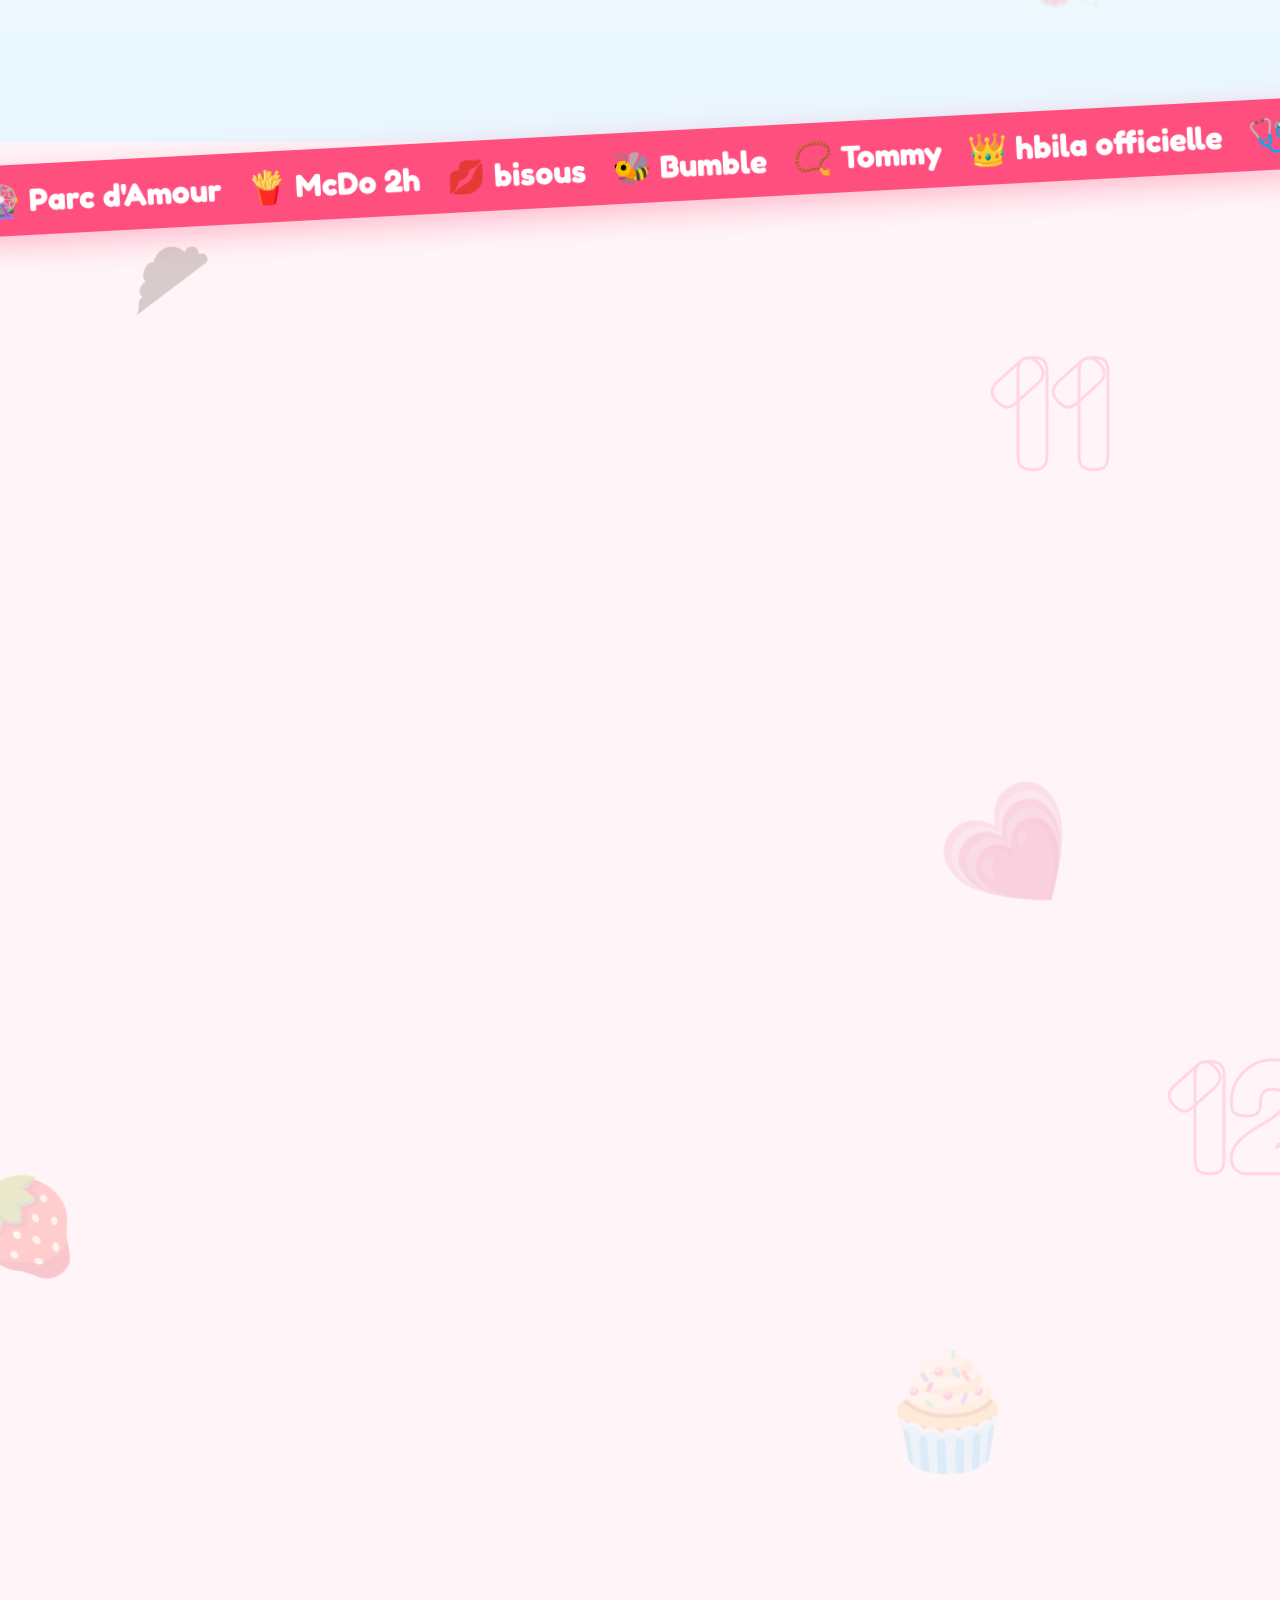
<file: jeux/index.html>
<!doctype html>
<html lang="fr">
<head>
<meta charset="utf-8">
<meta name="viewport" content="width=device-width, initial-scale=1, viewport-fit=cover">
<meta name="theme-color" content="#ff5c8a">
<meta name="apple-mobile-web-app-capable" content="yes">
<meta name="apple-mobile-web-app-title" content="Parc d'Amour">
<meta name="robots" content="noindex">
<title>Parc d'Amour</title>
<link rel="icon" href="data:image/svg+xml,%3Csvg xmlns='http://www.w3.org/2000/svg' viewBox='0 0 100 100'%3E%3Ctext y='.9em' font-size='90'%3E%F0%9F%8E%A1%3C/text%3E%3C/svg%3E">
<link rel="preconnect" href="https://fonts.googleapis.com">
<link rel="preconnect" href="https://fonts.gstatic.com" crossorigin>
<link href="https://fonts.googleapis.com/css2?family=Caveat:wght@700&family=Fredoka:wght@500;600;700&family=Nunito:wght@400;700;800&display=swap" rel="stylesheet">
<style>
:root{
  --choco:#5b3a29; --choco-2:#7a4f38; --pink:#ff8fb1; --rose:#ff4f7e; --blush:#ffd6e3; --mallow:#fff5f8;
  --gold:#ffc94d; --mint:#bff0dc; --sky:#d9ecff; --lav:#e7e0ff; --ink:#3b2418; --muted:#8a6a5a;
  --shadow:0 14px 34px rgba(122,79,56,.18);
  --display:"Fredoka","Arial Rounded MT Bold",system-ui,sans-serif; --body:"Nunito",system-ui,-apple-system,sans-serif; --hand:"Caveat",cursive;
}
*{box-sizing:border-box;-webkit-tap-highlight-color:transparent}
html{scroll-behavior:smooth}
body{margin:0;font-family:var(--body);color:var(--ink);background:var(--mallow);overflow-x:hidden;-webkit-font-smoothing:antialiased;-webkit-user-select:none;user-select:none}
body.locked{overflow:hidden;height:100vh}
button{font:inherit;color:inherit;cursor:pointer;touch-action:manipulation;border:0;background:none}
h1,h2,h3{font-family:var(--display);margin:0;line-height:1.05}
p{margin:0;line-height:1.5}
.wrap{width:100%;max-width:640px;margin:0 auto;padding:0 max(18px,env(safe-area-inset-left)) 0 max(18px,env(safe-area-inset-right));position:relative;z-index:1}
.scene{position:relative;padding:90px 0 80px;overflow:hidden}
.center{text-align:center}
.stack>*+*{margin-top:16px}
.kicker{display:inline-block;font-family:var(--display);font-weight:600;font-size:14px;letter-spacing:.08em;text-transform:uppercase;color:var(--rose);background:#fff;border-radius:999px;padding:6px 14px;box-shadow:var(--shadow)}
.title{font-size:clamp(32px,8.6vw,54px);color:var(--choco)}
.title em{font-style:normal;color:var(--rose)}
.lead{font-size:clamp(16px,4.3vw,19px);color:var(--choco-2)}
.small{font-size:14px;color:var(--muted)}
.card{background:#fff;border-radius:26px;box-shadow:var(--shadow);padding:20px}
.btn{display:inline-flex;align-items:center;justify-content:center;gap:8px;font-family:var(--display);font-weight:600;font-size:18px;background:var(--rose);color:#fff;border-radius:999px;padding:13px 22px;box-shadow:0 10px 22px rgba(255,79,126,.35);transition:transform .15s}
.btn:active{transform:scale(.93)}
.btn.ghost{background:#fff;color:var(--rose);box-shadow:var(--shadow)}
.btn.small{font-size:15px;padding:9px 16px}
.av{border-radius:50%;object-fit:cover;border:4px solid #fff;box-shadow:0 8px 20px rgba(122,79,56,.3);background:#fff;display:block}
.num{position:absolute;top:30px;right:-10px;font-family:var(--display);font-weight:700;font-size:160px;line-height:1;color:transparent;-webkit-text-stroke:3px rgba(255,79,126,.18);z-index:0;pointer-events:none;will-change:transform}
.hud{display:flex;justify-content:space-between;align-items:center;gap:10px;font-family:var(--display);font-weight:600;color:var(--choco)}
.hud b{color:var(--rose)}
.result{font-family:var(--display);font-weight:600;font-size:19px;color:var(--choco);min-height:1.4em}

[data-reveal]{opacity:0;transition:opacity .8s ease,transform .8s cubic-bezier(.2,.9,.25,1.2);transition-delay:var(--d,0s)}
[data-reveal].v-up{transform:translateY(50px)}
[data-reveal].v-left{transform:translateX(-80px) rotate(-5deg)}
[data-reveal].v-right{transform:translateX(80px) rotate(5deg)}
[data-reveal].v-zoom{transform:scale(.5) rotate(-6deg)}
[data-reveal].in{opacity:1;transform:none}
.ch{display:inline-block;white-space:pre}.word{display:inline-block;white-space:nowrap}
.title.in .ch{animation:chPop .7s cubic-bezier(.3,1.8,.5,1) backwards;animation-delay:calc(var(--ci)*26ms)}
@keyframes chPop{0%{opacity:0;transform:translateY(50px) rotate(20deg) scale(.2)}}

/* progress + trophies bar */
#prog{position:fixed;top:0;left:0;right:0;height:calc(8px + env(safe-area-inset-top));z-index:40;pointer-events:none}
#prog .fill{position:absolute;left:0;bottom:0;height:6px;width:100%;transform-origin:0 50%;transform:scaleX(0);background:linear-gradient(90deg,#ff8fb1,#ff4f7e,#ffc94d)}
#prog .runner{position:absolute;bottom:-14px;left:0;transform:translateX(-50%)}
#prog .goal{position:absolute;bottom:-14px;right:4px}
#prog .av{width:30px;height:30px;border-width:2px}
#shelfBtn{position:fixed;right:max(14px,env(safe-area-inset-right));bottom:max(14px,env(safe-area-inset-bottom));z-index:45;background:var(--choco);color:#fff;font-family:var(--display);font-weight:600;font-size:16px;border-radius:999px;padding:10px 16px;box-shadow:0 10px 24px rgba(0,0,0,.25);transition:transform .3s}
#shelfBtn.bump{animation:bump .6s}
@keyframes bump{30%{transform:scale(1.35) rotate(-8deg)}60%{transform:scale(.9) rotate(6deg)}}
#muteBtn{position:fixed;left:max(14px,env(safe-area-inset-left));bottom:max(14px,env(safe-area-inset-bottom));z-index:45;width:46px;height:46px;border-radius:50%;background:#fff;box-shadow:var(--shadow);font-size:20px}
.toast{position:fixed;left:50%;top:max(24px,calc(env(safe-area-inset-top) + 16px));transform:translate(-50%,-180%);visibility:hidden;background:#fff;color:var(--choco);font-weight:800;padding:12px 18px;border-radius:18px;z-index:70;max-width:90vw;text-align:center;transition:transform .45s cubic-bezier(.3,1.5,.5,1);box-shadow:0 14px 30px rgba(0,0,0,.2);border:3px solid var(--gold)}
.toast.show{transform:translate(-50%,0);visibility:visible}
#fx{position:fixed;inset:0;pointer-events:none;z-index:60}
.trail{position:fixed;z-index:65;pointer-events:none;font-size:22px;animation:trail 1s ease-out forwards}
@keyframes trail{to{opacity:0;transform:translateY(-60px) scale(1.6) rotate(30deg)}}
.deco{position:absolute;z-index:0;pointer-events:none;opacity:.2;will-change:transform}

/* gate ticket */
#gate{position:fixed;inset:0;z-index:50;display:flex;flex-direction:column;align-items:center;justify-content:center;gap:18px;padding:24px;text-align:center;background:radial-gradient(circle at 50% 30%,#ffe8f0,#ff9ebd 60%,#ff5c8a);transition:opacity .7s,visibility .7s}
#gate.gone{opacity:0;visibility:hidden}
#gate h1{color:#fff;font-size:clamp(30px,8vw,44px);text-shadow:0 3px 0 rgba(122,79,56,.25)}
#gate p{color:#fff;font-weight:700}
.ticket{position:relative;display:flex;width:min(340px,88vw);height:150px;filter:drop-shadow(0 18px 24px rgba(122,79,56,.35));animation:tk 2s ease-in-out infinite}
@keyframes tk{50%{transform:rotate(-3deg) translateY(-6px)}}
.ticket .half{background:#fff8e7;display:flex;flex-direction:column;justify-content:center;align-items:center;transition:transform .9s cubic-bezier(.3,1.3,.5,1),opacity .9s}
.ticket .l{flex:1;border-radius:18px 0 0 18px;border-right:3px dashed #e5b9a0}
.ticket .r{width:100px;border-radius:0 18px 18px 0;font-family:var(--display);font-weight:700;color:var(--rose);font-size:15px}
.ticket .l b{font-family:var(--display);font-size:24px;color:var(--choco)}
.ticket .l span{font-size:13px;color:var(--muted);font-weight:800}
.ticket.torn{animation:none}
.ticket.torn .l{transform:translateX(-30px) rotate(-12deg)}
.ticket.torn .r{transform:translate(160px,-120px) rotate(40deg);opacity:0}

/* hero */
.hero{min-height:100svh;display:flex;align-items:center;background:radial-gradient(circle at 50% 25%,#fff,var(--blush) 75%)}
.ferris{font-size:120px;display:inline-block;will-change:transform}
.hero-couple{display:flex;justify-content:center;align-items:center;gap:8px}
.hero-couple .av{width:86px;height:86px}
.hero-couple .l{animation:sway 1.6s ease-in-out infinite}.hero-couple .r{animation:sway 1.6s ease-in-out infinite reverse}
@keyframes sway{50%{transform:translateX(8px) rotate(8deg)}}
.map{display:grid;grid-template-columns:repeat(2,1fr);gap:10px;margin-top:10px}
.map a{display:flex;align-items:center;gap:8px;background:#fff;border-radius:18px;padding:12px;box-shadow:var(--shadow);text-decoration:none;color:var(--choco);font-weight:800;font-size:14.5px;text-align:left}
.map a span{font-size:24px}
.map a.done{background:var(--mint)}

/* marquee */
.marquee{position:relative;z-index:2;overflow:hidden;padding:16px 0;background:var(--rose);rotate:-3deg;margin:-10px -20px;box-shadow:0 10px 30px rgba(255,79,126,.35)}
.marquee.alt{background:var(--choco);rotate:2.5deg}
.marquee .rail{display:flex;gap:26px;width:max-content;font-family:var(--display);font-weight:700;font-size:clamp(22px,6vw,32px);color:#fff;white-space:nowrap;will-change:transform}

/* catch game */
.arena{position:relative;width:100%;border-radius:24px;overflow:hidden;background:linear-gradient(180deg,#d9ecff,#ffe1ec);box-shadow:inset 0 0 0 3px #fff,var(--shadow);touch-action:none}
.arena canvas{display:block;width:100%;touch-action:none}
.overlay{position:absolute;inset:0;display:flex;flex-direction:column;align-items:center;justify-content:center;gap:12px;background:rgba(255,245,248,.88);text-align:center;padding:20px;transition:opacity .3s}
.overlay.hide{opacity:0;pointer-events:none}
.legend{display:flex;flex-wrap:wrap;justify-content:center;gap:6px 14px;font-size:14px;font-weight:700}

/* memory */
.mem{display:grid;grid-template-columns:repeat(4,1fr);gap:10px;perspective:800px}
.mcard{aspect-ratio:3/4;position:relative;transform-style:preserve-3d;transition:transform .5s cubic-bezier(.3,1.4,.5,1)}
.mcard.on,.mcard.ok{transform:rotateY(180deg)}
.mcard .f,.mcard .b{position:absolute;inset:0;border-radius:16px;display:grid;place-items:center;backface-visibility:hidden;-webkit-backface-visibility:hidden;box-shadow:var(--shadow)}
.mcard .f{background:linear-gradient(145deg,#ff9ebd,var(--rose));font-size:28px;color:#fff}
.mcard .b{background:#fff;transform:rotateY(180deg);font-size:clamp(30px,9vw,44px)}
.mcard.ok .b{background:var(--mint);animation:okpop .5s}
@keyframes okpop{50%{transform:rotateY(180deg) scale(1.15)}}

/* quiz */
.qcard{text-align:left}
.qprog{height:10px;border-radius:999px;background:var(--blush);overflow:hidden;margin-bottom:14px}
.qprog b{display:block;height:100%;width:0;background:var(--rose);transition:width .4s}
.qtext{font-family:var(--display);font-weight:600;font-size:clamp(20px,5.4vw,24px);color:var(--choco);margin-bottom:14px}
.opts{display:grid;gap:10px}
.opt{text-align:left;background:var(--mallow);border:2px solid var(--blush);border-radius:16px;padding:13px 14px;font-weight:800;font-size:16px;transition:transform .15s,background .2s}
.opt:active{transform:scale(.97)}
.opt.good{background:var(--mint);border-color:#6fd3a8}
.opt.bad{background:#ffe0e0;border-color:#ff9b9b;animation:shake .45s}
@keyframes shake{20%,60%{transform:translateX(-8px)}40%,80%{transform:translateX(8px)}}
.qfeed{min-height:1.5em;margin-top:12px;font-weight:800;color:var(--choco-2)}

/* whack */
.holes{display:grid;grid-template-columns:repeat(3,1fr);gap:12px}
.hole{position:relative;aspect-ratio:1;border-radius:50%;background:radial-gradient(circle at 50% 60%,#5b3a29 0 55%,#7a4f38 56% 100%);overflow:hidden;box-shadow:inset 0 8px 14px rgba(0,0,0,.35)}
.mole{position:absolute;left:12%;width:76%;bottom:-90%;transition:bottom .18s ease-out}
.mole img{width:100%;aspect-ratio:1;border-radius:50%;object-fit:cover;border:3px solid #fff}
.mole.up{bottom:8%}
.mole.queen::after{content:"👑";position:absolute;top:-22%;left:50%;transform:translateX(-50%);font-size:clamp(18px,6vw,28px)}
.bubble-joke{position:absolute;left:50%;top:6px;transform:translateX(-50%);background:#fff;border-radius:12px;padding:3px 7px;font-size:10.5px;font-weight:800;white-space:nowrap;box-shadow:0 4px 10px rgba(0,0,0,.2);z-index:2;opacity:0;transition:opacity .2s;pointer-events:none}
.hole.talk .bubble-joke{opacity:1}
.bonk{position:absolute;inset:0;display:grid;place-items:center;font-size:40px;animation:bonk .4s forwards;pointer-events:none;z-index:3}
@keyframes bonk{0%{transform:rotate(-60deg) scale(.6)}50%{transform:rotate(10deg) scale(1.2)}100%{opacity:0}}

/* love question */
.love-arena{position:relative;height:260px;border-radius:24px;background:#fff;box-shadow:var(--shadow);overflow:hidden}
.love-arena .q{position:absolute;top:22px;left:0;right:0;font-family:var(--display);font-weight:700;font-size:clamp(22px,6vw,28px);color:var(--choco)}
#yesBtn{position:absolute;left:18%;top:120px;transition:transform .3s cubic-bezier(.3,1.6,.5,1)}
#noBtn{position:absolute;left:58%;top:120px;transition:left .25s cubic-bezier(.3,1.6,.5,1),top .25s cubic-bezier(.3,1.6,.5,1),transform .25s}
.hug{display:none;align-items:center;justify-content:center;gap:0;margin-top:14px}
.hug.show{display:flex;animation:okpop .6s}
.hug .av{width:90px;height:90px}
.hug .l{transform:rotate(12deg) translateX(10px)}.hug .r{transform:rotate(-12deg) translateX(-10px)}

/* commandments horizontal scroll */
.hscroll{position:relative;background:var(--choco);color:#fff}
.hscroll .sticky{position:sticky;top:0;height:100vh;height:100svh;overflow:hidden;display:flex;flex-direction:column;justify-content:center}
.hscroll .head{padding:0 20px 18px;text-align:center}
.hscroll .head .title{color:#fff}
.htrack{display:flex;gap:18px;padding:0 9vw;will-change:transform}
.cmd{flex:none;width:min(78vw,380px);min-height:300px;border-radius:28px;background:#fff;color:var(--choco);padding:24px;box-shadow:0 20px 40px rgba(0,0,0,.3);display:flex;flex-direction:column;gap:12px}
.cmd .n{font-family:var(--display);font-weight:700;font-size:56px;color:var(--rose);line-height:1}
.cmd h3{font-size:24px}
.cmd p{color:var(--choco-2);font-size:16px}
.cmd .e{font-size:44px;margin-top:auto}
.hint{font-size:13px;color:rgba(255,255,255,.7);margin-top:16px;text-align:center}

/* scratch */
.coupons{display:grid;gap:14px}
.coupon{position:relative;height:120px;border-radius:20px;overflow:hidden;background:repeating-linear-gradient(45deg,#fff 0 12px,#fff3f7 12px 24px);border:3px dashed var(--pink);display:flex;align-items:center;justify-content:center;text-align:center;padding:10px 16px}
.coupon .txt{font-family:var(--display);font-weight:600;font-size:clamp(17px,4.6vw,20px);color:var(--choco)}
.coupon .txt small{display:block;font-family:var(--body);font-size:12.5px;color:var(--muted);font-weight:700;margin-top:4px}
.coupon canvas{position:absolute;inset:0;width:100%;height:100%;touch-action:none;transition:opacity .5s}
.coupon.done canvas{opacity:0;pointer-events:none}

/* bubbles */
.bubbles{display:grid;grid-template-columns:repeat(5,1fr);gap:10px}
.bub{aspect-ratio:1;border-radius:50%;background:radial-gradient(circle at 32% 28%,#fff 0 14%,rgba(255,255,255,.4) 15% 30%,rgba(190,225,255,.7) 60%,rgba(150,200,255,.9));box-shadow:inset -4px -6px 10px rgba(80,140,220,.25),0 6px 12px rgba(80,140,220,.2);position:relative;display:grid;place-items:center;font-size:10.5px;font-weight:800;color:var(--choco);transition:transform .15s}
.bub:active{transform:scale(.9)}
.bub span{opacity:0;transform:scale(.4);transition:all .3s;text-align:center;line-height:1.05;padding:2px}
.bub.popped{background:var(--blush);box-shadow:inset 0 3px 8px rgba(0,0,0,.12)}
.bub.popped span{opacity:1;transform:none}

/* wheel */
.wheel-box{position:relative;width:min(320px,82vw);aspect-ratio:1;margin:0 auto}
.pointer{position:absolute;top:-14px;left:50%;transform:translateX(-50%);font-size:38px;z-index:3;filter:drop-shadow(0 4px 4px rgba(0,0,0,.2))}
.wheel{position:absolute;inset:0;border-radius:50%;border:8px solid #fff;box-shadow:var(--shadow);transition:transform 4.2s cubic-bezier(.12,.75,.15,1)}
.seg{position:absolute;left:50%;top:50%;width:46%;height:24px;margin-top:-12px;transform-origin:0 50%;display:flex;align-items:center;justify-content:flex-end;padding-right:12px;font-weight:800;font-size:clamp(10px,3vw,12.5px);color:var(--choco)}
.seg span{display:inline-block}.seg.flip span{transform:rotate(180deg)}
.hub{position:absolute;left:50%;top:50%;width:64px;height:64px;margin:-32px;border-radius:50%;background:#fff;box-shadow:var(--shadow);display:grid;place-items:center;font-size:28px;z-index:2}

/* cookie */
.cookie-stage{position:relative;height:220px;display:flex;align-items:center;justify-content:center}
.ck{font-size:120px;position:absolute;transition:transform .6s cubic-bezier(.3,1.5,.5,1),opacity .6s;cursor:pointer}
.ck.wob{animation:wob .5s}
@keyframes wob{25%{transform:rotate(-12deg)}75%{transform:rotate(12deg)}}
.ck-l,.ck-r{font-size:90px;position:absolute;opacity:0;pointer-events:none;transition:all .6s cubic-bezier(.3,1.5,.5,1)}
.cracked .ck{opacity:0;transform:scale(1.4)}
.cracked .ck-l{opacity:1;transform:translateX(-90px) rotate(-30deg)}
.cracked .ck-r{opacity:1;transform:translateX(90px) rotate(30deg) scaleX(-1)}
.fortune{position:absolute;pointer-events:none;width:min(300px,78vw);background:#fff;border-radius:6px;padding:14px;box-shadow:0 10px 20px rgba(0,0,0,.15);font-family:var(--hand);font-size:24px;line-height:1.1;color:var(--choco);transform:scaleX(0);transition:transform .5s .25s cubic-bezier(.3,1.5,.5,1);z-index:2}
.cracked .fortune{transform:scaleX(1)}

/* kiss machine */
.kiss-stage{position:relative;height:200px;border-radius:24px;background:linear-gradient(180deg,#fff,#ffe1ec);box-shadow:var(--shadow);overflow:hidden}
.kiss-stage .me{position:absolute;left:14px;bottom:20px}
.kiss-stage .him{position:absolute;right:14px;bottom:20px;transition:transform .2s,filter .3s}
.kiss-stage .av{width:90px;height:90px}
.kiss-stage .him.hit{transform:scale(1.15) rotate(-6deg)}
.blush .av{box-shadow:0 0 0 6px #ff9ebd,0 0 40px #ff4f7e}
.flykiss{position:absolute;left:90px;bottom:70px;font-size:30px;animation:fly .7s ease-in forwards;pointer-events:none}
@keyframes fly{to{transform:translate(calc(var(--w) - 210px),-30px) rotate(25deg) scale(1.3)}}
.kcount{font-family:var(--display);font-weight:700;font-size:58px;color:var(--rose);line-height:1}

/* trophies */
.trophies{display:grid;grid-template-columns:repeat(5,1fr);gap:8px}
.tro{aspect-ratio:1;border-radius:18px;background:#fff;box-shadow:var(--shadow);display:flex;flex-direction:column;align-items:center;justify-content:center;font-size:30px;filter:grayscale(1);opacity:.45;transition:all .4s}
.tro small{font-size:9.5px;font-weight:800;color:var(--muted);text-align:center;line-height:1.05;margin-top:2px;padding:0 3px}
.tro.got{filter:none;opacity:1;background:#fff8e1;animation:okpop .6s}
.grand{display:none}
.grand.show{display:block;animation:okpop .7s}
.voucher{border:3px dashed var(--rose);border-radius:20px;padding:18px;background:repeating-linear-gradient(45deg,#fff 0 14px,#fff0f5 14px 28px)}
.voucher h3{font-size:26px;color:var(--rose)}
footer{padding:30px 0 calc(90px + env(safe-area-inset-bottom));text-align:center;color:var(--muted);font-size:14px}
footer a{color:var(--rose);font-weight:800}
@media (prefers-reduced-motion: reduce){*,*::before,*::after{animation-duration:.01ms!important;animation-iteration-count:1!important;transition-duration:.01ms!important}.deco{display:none}}
/* hbila-metre */
.dial{position:relative;width:min(280px,76vw);aspect-ratio:2/1.15;margin:6px auto 0;overflow:hidden}
.arc{position:absolute;left:0;right:0;top:0;aspect-ratio:1;border-radius:50%;background:conic-gradient(from -90deg,#bff0dc 0 45deg,#ffe58a 45deg 90deg,#ff8fb1 90deg 135deg,#ff2e63 135deg 180deg,transparent 180deg);-webkit-mask:radial-gradient(circle,transparent 52%,#000 53%);mask:radial-gradient(circle,transparent 52%,#000 53%)}
.needle{position:absolute;left:50%;bottom:13%;width:6px;height:44%;margin-left:-3px;background:var(--choco);border-radius:6px;transform-origin:50% 100%;transform:rotate(-90deg);transition:transform .5s cubic-bezier(.3,1.6,.5,1)}
.cap{position:absolute;left:50%;bottom:calc(13% - 12px);width:24px;height:24px;margin-left:-12px;border-radius:50%;background:var(--rose)}
.gl{position:absolute;font-size:11px;font-weight:800;color:var(--muted)}
.g0{left:2%;bottom:14%}.g1{left:16%;top:8%}.g2{right:16%;top:8%}.g3{right:2%;bottom:14%;font-size:16px}
.gread{font-family:var(--display);font-weight:700;font-size:38px;color:var(--rose);margin-top:6px}
.gread.alarm{animation:shake .4s 3;color:#e0244f}
.glog{text-align:left;font-weight:700;font-size:14.5px;min-height:20px}
.glog div{animation:okpop .4s}
/* traducteur */
.trad{display:grid;gap:12px}
.tcard{position:relative;height:118px;perspective:900px;width:100%}
.tcard .in3d{position:absolute;inset:0;transform-style:preserve-3d;transition:transform .6s cubic-bezier(.3,1.4,.5,1)}
.tcard.on .in3d{transform:rotateX(180deg)}
.tcard .f,.tcard .b{position:absolute;inset:0;border-radius:20px;padding:14px 16px;display:flex;flex-direction:column;justify-content:center;backface-visibility:hidden;-webkit-backface-visibility:hidden;box-shadow:var(--shadow);text-align:left}
.tcard .f{background:#fff}
.tcard .b{background:var(--choco);color:#fff;transform:rotateX(180deg)}
.tcard small{font-size:12px;font-weight:800;text-transform:uppercase;letter-spacing:.06em;color:var(--rose)}
.tcard .b small{color:var(--gold)}
.tcard q{font-family:var(--display);font-weight:600;font-size:clamp(17px,4.6vw,20px);margin-top:4px}
/* diagnostic */
.patient{text-align:left}
.pt-head{display:flex;gap:12px;align-items:center}
.pt-head .av{width:64px;height:64px}
.pt-head b{display:block;font-family:var(--display);font-size:19px;color:var(--choco)}
.symp{margin:0;padding-left:20px;font-weight:700;line-height:1.6}
.dx{display:grid;grid-template-columns:1fr 1fr;gap:8px}
.dx button{background:var(--mallow);border:2px solid var(--blush);border-radius:14px;padding:11px 8px;font-weight:800}
.dx button.no{animation:shake .45s;background:#ffe0e0}
.dx button.yes{background:var(--mint);border-color:#6fd3a8}
.rx{margin-top:12px;font-weight:800;color:var(--choco)}
.rx .paper{background:#fff;border:2px dashed var(--pink);border-radius:14px;padding:12px;font-family:var(--hand);font-size:22px;line-height:1.15;animation:okpop .5s}
/* blague */
.joke{min-height:250px;display:flex;flex-direction:column;gap:14px;justify-content:center}
.jq{font-family:var(--display);font-weight:600;font-size:clamp(20px,5.4vw,24px);color:var(--choco)}
.ja{font-family:var(--hand);font-size:clamp(28px,7vw,34px);color:var(--rose);min-height:1.2em;transform:scale(0);transition:transform .45s cubic-bezier(.3,1.7,.5,1)}
.ja.show{transform:none}
.rate{display:none;justify-content:center;gap:14px}
.rate.show{display:flex}
.rate button{font-size:38px;width:64px;height:64px;border-radius:50%;background:var(--mallow);box-shadow:var(--shadow);transition:transform .15s}
.rate button:active{transform:scale(.85)}
.drum{display:inline-block;animation:shake .15s infinite}
/* slot */
.reels{display:flex;flex-direction:column;gap:8px}
.reel{height:46px;border-radius:14px;background:var(--mallow);box-shadow:inset 0 2px 8px rgba(0,0,0,.08);display:flex;align-items:center;justify-content:center;font-family:var(--display);font-weight:600;font-size:clamp(17px,4.6vw,20px);color:var(--choco);overflow:hidden}
.reel.spin{animation:blurY .12s linear infinite;color:var(--muted)}
@keyframes blurY{50%{transform:translateY(-4px);filter:blur(1.2px)}}
.reel.stop{animation:okpop .35s}
.nameout{font-family:var(--hand);font-size:clamp(28px,7vw,36px);color:var(--rose);margin-top:14px;min-height:1.2em;line-height:1.1}
/* fake ads */
.ad-wrap{overflow:hidden;transition:height .6s cubic-bezier(.6,0,.3,1),opacity .4s;padding:30px 18px;max-width:640px;margin:0 auto}
.ad-wrap.closing{opacity:0}
.ad{position:relative;border-radius:24px;padding:26px 20px 70px;background:linear-gradient(135deg,#2a1f4d,#5b2a86);color:#fff;text-align:center;box-shadow:0 20px 40px rgba(42,31,77,.35);overflow:hidden}
.ad::before{content:"";position:absolute;inset:0;background:repeating-linear-gradient(0deg,rgba(255,255,255,.04) 0 2px,transparent 2px 4px);pointer-events:none}
.ad-tag{position:absolute;top:12px;left:14px;font-size:11px;font-weight:800;letter-spacing:.1em;background:var(--gold);color:var(--choco);padding:3px 8px;border-radius:6px}
.ad h3{font-size:clamp(24px,6.6vw,32px);margin:14px 0 6px;color:var(--gold)}
.ad .prod{font-size:64px;display:inline-block;animation:adspin 3s ease-in-out infinite}
@keyframes adspin{50%{transform:rotate(-10deg) scale(1.12)}}
.ad ul{list-style:none;padding:0;margin:12px 0 0;font-weight:700;line-height:1.7}
.ad .fine{font-size:11px;opacity:.65;margin-top:10px}
.ad-skip{position:absolute;right:12px;bottom:12px;background:rgba(255,255,255,.15);color:#fff;border:1px solid rgba(255,255,255,.4);border-radius:10px;padding:9px 14px;font-weight:800;font-size:14px}
.ad-skip:not([disabled]){background:#fff;color:var(--choco)}
.ferris{cursor:pointer}
.ferris.crazy{animation:crazy 1.2s cubic-bezier(.3,1.4,.5,1)}
@keyframes crazy{to{transform:rotate(1440deg) scale(1.3)}}
.joke-pop{position:fixed;left:50%;bottom:calc(76px + env(safe-area-inset-bottom));transform:translate(-50%,160%);z-index:44;width:min(92vw,420px);background:#fff;border-radius:20px;padding:14px 44px 14px 16px;box-shadow:0 18px 40px rgba(0,0,0,.22);font-weight:800;color:var(--choco);transition:transform .5s cubic-bezier(.3,1.5,.5,1);border:3px solid var(--pink)}
.joke-pop.show{transform:translate(-50%,0)}
.joke-pop small{display:block;color:var(--rose);font-size:11.5px;letter-spacing:.08em;text-transform:uppercase;margin-bottom:3px}
.joke-pop button{position:absolute;top:8px;right:10px;font-size:18px;color:var(--muted)}
</style>
</head>
<body class="locked">

<div id="gate">
  <div class="ticket" id="ticket" aria-hidden="true">
    <div class="half l"><b>PARC D'AMOUR 🎡</b><span>ENTRÉE VIP · KHADIJA</span><span>Valable à vie · non remboursable</span></div>
    <div class="half r">ADMIT<br>ONE<br>❤️</div>
  </div>
  <h1>Bienvenue au Parc d'Amour</h1>
  <p>15 attractions · 15 trophées · 2 pubs · 1 grand prix</p>
  <button class="btn" id="enter">Déchirer le ticket 🎟️</button>
</div>

<div id="prog" aria-hidden="true"><div class="fill"></div><span class="runner"><img class="av" src="../anniversaire/img/lui.png" alt=""></span><span class="goal"><img class="av" src="../anniversaire/img/elle.png" alt=""></span></div>
<canvas id="fx" aria-hidden="true"></canvas>
<div class="toast" id="toast" role="status" aria-live="polite"></div>
<button id="muteBtn" aria-label="Son">🔊</button>
<button id="shelfBtn">🏆 <span id="shelfN">0</span>/15</button>

<main>
<!-- HERO -->
<section class="scene hero center" id="top">
  <div class="wrap stack">
    <div data-reveal><span class="ferris" id="ferris">🎡</span></div>
    <div data-reveal><span class="kicker">Ouvert 24h/24 pour toi</span></div>
    <h1 class="title" data-reveal>Le Parc d'Amour de <em>Khadija</em></h1>
    <div class="hero-couple" data-reveal><img class="av l" src="../anniversaire/img/lui.png" alt="Lui"><span style="font-size:30px">🎢</span><img class="av r" src="../anniversaire/img/elle.png" alt="Khadija"></div>
    <p class="lead" data-reveal>Règlement : tu joues, tu gagnes des trophées, tu rigoles. Si tu perds, c'est la faute du jeu, jamais la tienne. 😌</p>
    <div class="map" id="map" data-reveal></div>
    <p class="small" data-reveal>Descends pour commencer ↓</p>
  </div>
</section>

<section class="scene center" id="g-love">
  <div class="num">01</div>
  <div class="wrap stack">
    <div data-reveal><span class="kicker">Attraction 1 · Question piège</span></div>
    <h2 class="title" data-reveal>Une question <em>très simple</em></h2>
    <div class="love-arena" id="loveArena" data-reveal>
      <div class="q">Est-ce que tu m'aimes ? 🥺</div>
      <button class="btn" id="yesBtn">Oui 💖</button>
      <button class="btn ghost" id="noBtn">Non</button>
    </div>
    <div class="hug" id="hug"><img class="av l" src="../anniversaire/img/lui.png" alt=""><span style="font-size:40px;z-index:2">💞</span><img class="av r" src="../anniversaire/img/elle.png" alt=""></div>
    <p class="result" id="loveMsg"></p>
  </div>
</section>

<section class="scene" id="g-memory">
  <div class="num">02</div>
  <div class="wrap stack">
    <div class="center" data-reveal><span class="kicker">Attraction 2 · Memory de nous</span></div>
    <h2 class="title center" data-reveal>Retrouve nos <em>souvenirs</em></h2>
    <p class="lead center" data-reveal>Retourne les cartes par paires. Chaque paire = un souvenir.</p>
    <div class="hud" data-reveal><span>Coups : <b id="mMoves">0</b></span><span>Paires : <b id="mPairs">0</b>/6</span><button class="btn small ghost" id="mReset">Mélanger</button></div>
    <div class="mem" id="mem" data-reveal></div>
    <p class="result center" id="mMsg"></p>
  </div>
</section>

<section class="scene" id="g-quiz" style="background:linear-gradient(180deg,#fff,#f3ecff)">
  <div class="num">03</div>
  <div class="wrap stack">
    <div class="center" data-reveal><span class="kicker">Attraction 3 · Le grand quiz</span></div>
    <h2 class="title center" data-reveal>Tu nous <em>connais</em> ?</h2>
    <div class="card qcard" data-reveal>
      <div class="qprog"><b id="qBar"></b></div>
      <div class="small" id="qNum">Question 1/8</div>
      <div class="qtext" id="qText"></div>
      <div class="opts" id="qOpts"></div>
      <div class="qfeed" id="qFeed"></div>
      <div class="center" style="margin-top:10px"><button class="btn small" id="qNext" style="display:none">Suivante →</button></div>
    </div>
  </div>
</section>

<div class="marquee" aria-hidden="true"><div class="rail" data-dir="-1"></div></div>

<section class="hscroll" id="cmds">
  <div class="sticky">
    <div class="head"><span class="kicker" style="background:#7a4f38;color:var(--gold)">Pause entre deux attractions</span><h2 class="title" style="margin-top:12px">Les 8 commandements du couple</h2></div>
    <div class="htrack" id="htrack">
      <div class="cmd"><span class="n">I</span><h3>Tu ne remplaceras point ta hbila</h3><p>Le poste est pourvu à vie. Aucun CV ne sera accepté.</p><span class="e">📢</span></div>
      <div class="cmd"><span class="n">II</span><h3>Le McDo à 2h du matin est sacré</h3><p>C'est là que tout a commencé. On le respecte.</p><span class="e">🍟</span></div>
      <div class="cmd"><span class="n">III</span><h3>Tu ne gagneras pas la couleur du mur</h3><p>Lui non plus. Enfin si, toi. Tu gagnes toujours.</p><span class="e">🎨</span></div>
      <div class="cmd"><span class="n">IV</span><h3>Les blagues nulles sont obligatoires</h3><p>Minimum 3 par jour. C'est contractuel.</p><span class="e">🤡</span></div>
      <div class="cmd"><span class="n">V</span><h3>Le bracelet ne quitte jamais le poignet</h3><p>Jamais de dar de smail. Jamais.</p><span class="e">📿</span></div>
      <div class="cmd"><span class="n">VI</span><h3>Tu ne casseras point les cacahuètes</h3><p>…sauf un peu. Pour le fun.</p><span class="e">🥜</span></div>
      <div class="cmd"><span class="n">VII</span><h3>Les câlins ne se refusent pas</h3><p>Même quand tu es fatiguée. Surtout quand tu es fatiguée.</p><span class="e">🤗</span></div>
      <div class="cmd"><span class="n">VIII</span><h3>On reste une équipe</h3><p>Pas deux personnes qui veulent gagner. Une équipe. Pour 70 ans.</p><span class="e">💞</span></div>
    </div>
    <div class="hint">continue à descendre, les cartes glissent →</div>
  </div>
</section>

<section class="scene" id="g-whack">
  <div class="num">04</div>
  <div class="wrap stack">
    <div class="center" data-reveal><span class="kicker">Attraction 4 · Tape-chéri</span></div>
    <h2 class="title center" data-reveal>Tape quand il fait une <em>blague nulle</em></h2>
    <p class="lead center" data-reveal>Il sort des trous avec ses blagues. Bonk ! Mais attention : si c'est toi qui sors (👑), ne tape pas la reine.</p>
    <div class="hud" data-reveal><span>Bonks : <b id="wScore">0</b></span><span>⏱ <b id="wTime">25</b>s</span><button class="btn small" id="wStart">Jouer</button></div>
    <div class="holes" id="holes" data-reveal></div>
    <p class="result center" id="wMsg"></p>
  </div>
</section>

<div class="ad-wrap" id="ad1"><div class="ad"><span class="ad-tag">PUBLICITÉ</span><div class="prod">📦</div><h3>NOUVEAU : Ton Chéri™ 2.0</h3><ul><li>✅ 30 % de blagues nulles en plus</li><li>✅ Câlins illimités, sans abonnement</li><li>✅ Se recharge uniquement avec des bisous</li><li>✅ Garantie à vie (non échangeable, non remboursable)</li></ul><p class="fine">*Ton Chéri™ peut s'endormir devant les films. Ne pas laisser seul avec des frites.</p><button class="ad-skip" disabled>Passer la pub dans <b>4</b></button></div></div>

<section class="scene center" id="g-hbila" style="background:linear-gradient(180deg,#fff,#fff0f5)">
  <div class="num">05</div>
  <div class="wrap stack">
    <div data-reveal><span class="kicker">Attraction 5 · Le Hbila-mètre</span></div>
    <h2 class="title" data-reveal>Mesure ton niveau de <em>hbila</em></h2>
    <p class="lead" data-reveal>Appareil médical de haute précision. Homologué par personne.</p>
    <div class="gauge card" data-reveal>
      <div class="dial"><div class="arc"></div><div class="needle" id="needle"></div><div class="cap"></div>
        <span class="gl g0">calme</span><span class="gl g1">taquine</span><span class="gl g2">hbila</span><span class="gl g3">🚨</span></div>
      <div class="gread" id="gRead">— %</div>
      <div class="glog" id="gLog"></div>
    </div>
    <div data-reveal><button class="btn" id="gBtn">Mesurer 📏</button></div>
  </div>
</section>

<section class="scene" id="g-scratch" style="background:linear-gradient(180deg,#fff,#fff0d9)">
  <div class="num">06</div>
  <div class="wrap stack">
    <div class="center" data-reveal><span class="kicker">Attraction 6 · Tickets à gratter</span></div>
    <h2 class="title center" data-reveal>Gratte, <em>tu as gagné</em></h2>
    <p class="lead center" data-reveal>Gratte avec ton doigt. Les bons sont valables à vie, sur présentation d'un bisou.</p>
    <div class="coupons" id="coupons" data-reveal></div>
    <p class="result center" id="sMsg"></p>
  </div>
</section>

<div class="marquee alt" aria-hidden="true"><div class="rail" data-dir="1"></div></div>

<section class="scene" id="g-trad">
  <div class="num">07</div>
  <div class="wrap stack">
    <div class="center" data-reveal><span class="kicker">Attraction 7 · Le traducteur officiel</span></div>
    <h2 class="title center" data-reveal>Ce qu'on dit vs <em>ce qu'on pense</em></h2>
    <p class="lead center" data-reveal>Touche chaque carte pour traduire. Retourne-les toutes pour le trophée.</p>
    <div class="trad" id="trad" data-reveal></div>
    <p class="result center" id="tMsg"></p>
  </div>
</section>

<section class="scene" id="g-catch">
  <div class="num">08</div>
  <div class="wrap stack">
    <div class="center" data-reveal><span class="kicker">Attraction 8 · Pluie de bonbons</span></div>
    <h2 class="title center" data-reveal>Attrape les <em>douceurs</em></h2>
    <p class="lead center" data-reveal>Glisse ton doigt pour bouger. Attrape les bonnes choses, évite les révisions et le réveil de garde. Bonus : ton chéri tombe du ciel (+5).</p>
    <div class="legend" data-reveal><span>🍫🍬🍟☕💋 +1</span><span>🧑 chéri +5</span><span>📚⏰🥦 −2</span></div>
    <div class="hud" data-reveal><span>Score : <b id="cScore">0</b></span><span>⏱ <b id="cTime">30</b>s</span></div>
    <div class="arena" id="cArena" data-reveal>
      <canvas id="cCan"></canvas>
      <div class="overlay" id="cOver"><div style="font-size:54px">🧺</div><p class="result" id="cMsg">Prête, docteur ?</p><button class="btn" id="cStart">Jouer</button></div>
    </div>
  </div>
</section>

<div class="ad-wrap" id="ad2"><div class="ad"><span class="ad-tag">PUBLICITÉ</span><div class="prod">⚡</div><h3>HBILA ÉNERGIE</h3><p>La boisson officielle des hbilas professionnelles.</p><ul><li>💥 +200 % de taquinerie</li><li>😂 Fous rires garantis</li><li>👑 Irrésistibilité permanente</li></ul><p class="fine">Effets secondaires : ton chéri devient encore plus fou de toi. Demander conseil à un médecin (toi).</p><button class="ad-skip" disabled>Passer la pub dans <b>4</b></button></div></div>

<section class="scene" id="g-bubble">
  <div class="num">09</div>
  <div class="wrap stack">
    <div class="center" data-reveal><span class="kicker">Attraction 9 · Papier bulle anti-stress</span></div>
    <h2 class="title center" data-reveal>Éclate <em>tout</em></h2>
    <p class="lead center" data-reveal>Spécial journées de garde. Chaque bulle cache un petit mot.</p>
    <div class="hud" data-reveal><span>Éclatées : <b id="bN">0</b>/30</span><button class="btn small ghost" id="bReset">Nouveau papier</button></div>
    <div class="bubbles" id="bubbles" data-reveal></div>
    <p class="result center" id="bMsg"></p>
  </div>
</section>

<section class="scene" id="g-diag" style="background:linear-gradient(180deg,#fff,#e9f7ff)">
  <div class="num">10</div>
  <div class="wrap stack">
    <div class="center" data-reveal><span class="kicker">Attraction 10 · Consultation</span></div>
    <h2 class="title center" data-reveal>Dr. Khadija, <em>un patient</em> vous attend</h2>
    <div class="card patient" data-reveal>
      <div class="pt-head"><img class="av" src="../anniversaire/img/lui.png" alt=""><div><b>Patient : ton chéri</b><span class="small">Âge : grand bébé · Groupe sanguin : McDo+</span></div></div>
      <p class="small" style="font-weight:800;margin:12px 0 6px">Symptômes signalés :</p>
      <ul class="symp" id="symp"></ul>
      <p class="small" style="font-weight:800;margin:12px 0 8px">Votre diagnostic, docteur ?</p>
      <div class="dx" id="dx"></div>
      <div class="rx" id="rxOut"></div>
    </div>
  </div>
</section>

<div class="marquee" aria-hidden="true"><div class="rail" data-dir="-1"></div></div>

<section class="scene center" id="g-wheel">
  <div class="num">11</div>
  <div class="wrap stack">
    <div data-reveal><span class="kicker">Attraction 11 · La roue des rendez-vous</span></div>
    <h2 class="title" data-reveal>Où on va pour <em>la prochaine sortie</em> ?</h2>
    <p class="lead" data-reveal>La roue décide. La roue est neutre. (La roue est peut-être un peu truquée.)</p>
    <div class="wheel-box" data-reveal><div class="pointer">🔻</div><div class="wheel" id="wheel"></div><div class="hub">💗</div></div>
    <div data-reveal><button class="btn" id="spin">Tourner la roue 🎡</button></div>
    <p class="result" id="wheelMsg"></p>
  </div>
</section>

<section class="scene center" id="g-joke">
  <div class="num">12</div>
  <div class="wrap stack">
    <div data-reveal><span class="kicker">Attraction 12 · Le stand des blagues nulles</span></div>
    <h2 class="title" data-reveal>Une blague <em>(nulle)</em> pour toi</h2>
    <p class="lead" data-reveal>Note 3 blagues pour le trophée. Sois indulgente, il les a choisies avec amour.</p>
    <div class="card joke" data-reveal>
      <div class="jq" id="jQ"></div>
      <div class="ja" id="jA"></div>
      <div id="jBtns"><button class="btn" id="jReveal">Révéler la chute 🥁</button></div>
      <div class="rate" id="jRate"><button data-r="0">😐</button><button data-r="1">🙄</button><button data-r="2">😂</button></div>
      <p class="result" id="jMsg"></p>
    </div>
  </div>
</section>

<section class="scene center" id="g-cookie" style="background:linear-gradient(180deg,#fff,#fff5e6)">
  <div class="num">13</div>
  <div class="wrap stack">
    <div data-reveal><span class="kicker">Attraction 13 · Biscuit de la fortune</span></div>
    <h2 class="title" data-reveal>Ton <em>avenir</em> en un biscuit</h2>
    <p class="lead" data-reveal>Tape sur le biscuit pour l'ouvrir.</p>
    <div class="cookie-stage" id="cookieStage" data-reveal>
      <span class="ck" id="ck">🥠</span><span class="ck-l">🥠</span><span class="ck-r">🥠</span>
      <div class="fortune" id="fortune"></div>
    </div>
    <div><button class="btn small ghost" id="ckAgain" style="visibility:hidden">Un autre biscuit</button></div>
  </div>
</section>

<section class="scene center" id="g-names" style="background:linear-gradient(180deg,#fff,#fff6d6)">
  <div class="num">14</div>
  <div class="wrap stack">
    <div data-reveal><span class="kicker">Attraction 14 · La machine à petits noms</span></div>
    <h2 class="title" data-reveal>Un petit nom <em>ridicule</em> au hasard</h2>
    <p class="lead" data-reveal>Parce que je n'en ai jamais assez. Tire le levier.</p>
    <div class="slot card" data-reveal>
      <div class="reels"><div class="reel" id="r0"></div><div class="reel" id="r1"></div><div class="reel" id="r2"></div></div>
      <div class="nameout" id="nameOut">…</div>
    </div>
    <div data-reveal><button class="btn" id="nameBtn">Tirer le levier 🎰</button></div>
  </div>
</section>

<div class="marquee alt" aria-hidden="true"><div class="rail" data-dir="1"></div></div>

<section class="scene center" id="g-kiss">
  <div class="num">15</div>
  <div class="wrap stack">
    <div data-reveal><span class="kicker">Attraction 15 · Machine à bisous</span></div>
    <h2 class="title" data-reveal>Envoie-lui des <em>bisous</em></h2>
    <p class="lead" data-reveal>Il est en manque. C'est une urgence médicale, docteur.</p>
    <div class="kiss-stage" id="kissStage" data-reveal>
      <span class="me"><img class="av" src="../anniversaire/img/elle.png" alt=""></span>
      <span class="him" id="him"><img class="av" src="../anniversaire/img/lui.png" alt=""></span>
    </div>
    <div class="kcount" id="kN" data-reveal>0</div>
    <p class="result" id="kMsg">bisous envoyés</p>
    <div data-reveal><button class="btn" id="kissBtn">Envoyer un bisou 💋</button></div>
  </div>
</section>

<!-- TROPHIES -->
<section class="scene center" id="trophees" style="background:radial-gradient(circle at 50% 20%,#fff,#ffe1ec)">
  <div class="wrap stack">
    <div data-reveal><span class="kicker">La vitrine</span></div>
    <h2 class="title" data-reveal>Tes <em>trophées</em></h2>
    <p class="lead" data-reveal>Débloque les 15 pour gagner le grand prix. (Indice : il y a aussi un easter egg caché quelque part en haut… 🥚)</p>
    <div class="trophies" id="trophies" data-reveal></div>
    <div class="grand card" id="grand">
      <div class="voucher stack">
        <div style="font-size:54px">🏆</div>
        <h3>GRAND PRIX DÉBLOQUÉ</h3>
        <p style="font-weight:800">Bon pour : 1 vrai McDo à 2h du matin + 1 câlin de 10 minutes + 1000 bisous</p>
        <p class="small">À réclamer auprès de ton chéri. Valable à vie. Il n'a pas le droit de dire non (il ne dirait jamais non).</p>
        <button class="btn" id="claim">Réclamer mon prix 🎉</button>
      </div>
    </div>
  </div>
</section>

<footer>Fait avec amour (et beaucoup de blagues nulles) · <a href="../anniversaire/">revoir ma lettre 💌</a></footer>
</main>

<script>
(() => {
  const $ = (s, r = document) => r.querySelector(s);
  const $$ = (s, r = document) => [...r.querySelectorAll(s)];
  const reduce = matchMedia("(prefers-reduced-motion: reduce)").matches;
  const rnd = (a, b) => a + Math.random() * (b - a);
  const pick = (a) => a[Math.floor(Math.random() * a.length)];
  const shuffle = (a) => { a = a.slice(); for (let i = a.length - 1; i > 0; i--) { const j = Math.floor(Math.random() * (i + 1)); [a[i], a[j]] = [a[j], a[i]]; } return a; };
  const LUI = "../anniversaire/img/lui.png", ELLE = "../anniversaire/img/elle.png";

  /* ---------- sound (Web Audio, starts on first tap) ---------- */
  let AC = null, muted = false;
  try { muted = localStorage.getItem("parc-muted") === "1"; } catch (e) {}
  $("#muteBtn").textContent = muted ? "🔇" : "🔊";
  const tone = (f, d = .09, type = "sine", v = .12, slide = 0) => {
    if (muted || !AC) return;
    const t = AC.currentTime, o = AC.createOscillator(), g = AC.createGain();
    o.type = type; o.frequency.setValueAtTime(f, t); if (slide) o.frequency.exponentialRampToValueAtTime(f * slide, t + d);
    g.gain.setValueAtTime(v, t); g.gain.exponentialRampToValueAtTime(.0001, t + d);
    o.connect(g).connect(AC.destination); o.start(t); o.stop(t + d + .02);
  };
  const S = {
    pop: () => tone(rnd(500, 900), .08, "sine", .14, .4),
    good: () => { tone(660, .08, "triangle"); setTimeout(() => tone(990, .1, "triangle"), 70); },
    bad: () => tone(180, .25, "sawtooth", .07, .6),
    bonk: () => tone(140, .12, "square", .1, .5),
    kiss: () => tone(1200, .12, "sine", .1, .5),
    win: () => [523, 659, 784, 1046].forEach((f, i) => setTimeout(() => tone(f, .18, "triangle", .12), i * 110)),
    tick: () => tone(1500, .02, "square", .04),
  };
  $("#muteBtn").addEventListener("click", () => { muted = !muted; $("#muteBtn").textContent = muted ? "🔇" : "🔊"; try { localStorage.setItem("parc-muted", muted ? "1" : "0"); } catch (e) {} });

  /* ---------- toast ---------- */
  let tT; const toast = (m, ms = 2400) => { const t = $("#toast"); t.textContent = m; t.classList.add("show"); clearTimeout(tT); tT = setTimeout(() => t.classList.remove("show"), ms); };

  /* ---------- confetti ---------- */
  const cv = $("#fx"), ctx = cv.getContext("2d"); let parts = [], raf = null;
  const size = () => { const d = devicePixelRatio || 1; cv.width = innerWidth * d; cv.height = innerHeight * d; cv.style.width = innerWidth + "px"; cv.style.height = innerHeight + "px"; ctx.setTransform(d, 0, 0, d, 0, 0); };
  size(); addEventListener("resize", size);
  const COL = ["#ff4f7e", "#ff8fb1", "#ffc94d", "#bff0dc", "#7a4f38", "#fff"], EMO = ["❤️", "💕", "🍫", "🍬", "✨", "💖"];
  function burst(x, y, n = 70) {
    if (reduce) return;
    for (let i = 0; i < n; i++) { const a = Math.random() * 6.28, s = rnd(4, 12); parts.push({ x, y, vx: Math.cos(a) * s, vy: Math.sin(a) * s - 6, r: Math.random() * 6, vr: rnd(-.3, .3), c: COL[i % 6], w: rnd(6, 12), life: 0, max: rnd(80, 140), e: i % 3 === 0 ? EMO[i % 6] : null }); }
    if (!raf) loop();
  }
  function loop() {
    ctx.clearRect(0, 0, innerWidth, innerHeight); parts = parts.filter(p => p.life < p.max);
    for (const p of parts) { p.life++; p.vy += .28; p.vx *= .99; p.x += p.vx; p.y += p.vy; p.r += p.vr; ctx.save(); ctx.globalAlpha = 1 - p.life / p.max; ctx.translate(p.x, p.y); ctx.rotate(p.r); if (p.e) { ctx.font = "22px serif"; ctx.fillText(p.e, -11, 8); } else { ctx.fillStyle = p.c; ctx.fillRect(-p.w / 2, -p.w / 4, p.w, p.w / 2); } ctx.restore(); }
    raf = parts.length ? requestAnimationFrame(loop) : (ctx.clearRect(0, 0, innerWidth, innerHeight), null);
  }
  const party = () => { burst(innerWidth * .2, innerHeight * .6, 80); setTimeout(() => burst(innerWidth * .8, innerHeight * .6, 80), 180); setTimeout(() => burst(innerWidth / 2, innerHeight * .35, 100), 380); };
  const burstAt = (el, n = 40) => { const r = el.getBoundingClientRect(); burst(r.left + r.width / 2, r.top + r.height / 2, n); };

  /* ---------- trophies ---------- */
  const BADGES = [
    ["love", "💘", "A dit OUI", "g-love"], ["memory", "🧠", "Mémoire d'éléphant", "g-memory"], ["quiz", "🎓", "Experte de nous", "g-quiz"],
    ["whack", "🔨", "Anti-blagues", "g-whack"], ["hbila", "📏", "Hbila mesurée", "g-hbila"], ["scratch", "🎟️", "Gratteuse", "g-scratch"],
    ["trad", "🗣️", "Traductrice", "g-trad"], ["catch", "🧺", "Attrapeuse pro", "g-catch"], ["bubble", "🫧", "Éclateuse", "g-bubble"],
    ["diag", "🩺", "Diagnostic parfait", "g-diag"], ["wheel", "🎡", "Reine de la roue", "g-wheel"], ["joke", "🤡", "Public difficile", "g-joke"],
    ["cookie", "🥠", "Voyante", "g-cookie"], ["names", "🍬", "Petits noms", "g-names"], ["kiss", "💋", "Machine à bisous", "g-kiss"],
  ];
  let got = new Set();
  try { got = new Set(JSON.parse(localStorage.getItem("parc-badges") || "[]")); } catch (e) {}
  function renderBadges() {
    $("#trophies").innerHTML = BADGES.map(([id, e, n]) => `<div class="tro ${got.has(id) ? "got" : ""}"><span>${got.has(id) ? e : "❓"}</span><small>${n}</small></div>`).join("");
    $("#map").innerHTML = BADGES.map(([id, e, n, a], i) => `<a href="#${a}" class="${got.has(id) ? "done" : ""}"><span>${got.has(id) ? "✅" : e}</span>${i + 1}. ${n}</a>`).join("");
    $("#shelfN").textContent = got.size;
    $("#grand").classList.toggle("show", got.size === BADGES.length);
  }
  function earn(id) {
    if (got.has(id)) return;
    got.add(id); try { localStorage.setItem("parc-badges", JSON.stringify([...got])); } catch (e) {}
    const b = BADGES.find(x => x[0] === id);
    renderBadges(); S.win(); party();
    toast(`🏆 Trophée débloqué : ${b[1]} ${b[2]} (${got.size}/${BADGES.length})`, 3000);
    const sb = $("#shelfBtn"); sb.classList.remove("bump"); void sb.offsetWidth; sb.classList.add("bump");
    if (got.size === BADGES.length) setTimeout(() => toast("🎉 TOUS LES TROPHÉES ! Va voir la vitrine tout en bas", 3500), 3100);
  }
  renderBadges();
  $("#shelfBtn").addEventListener("click", () => $("#trophees").scrollIntoView({ behavior: "smooth" }));
  $("#claim").addEventListener("click", () => { party(); setTimeout(party, 600); toast("Prix réclamé ! Montre cet écran à ton chéri 😌", 3500); });

  /* ---------- gate ---------- */
  $("#enter").addEventListener("click", () => {
    try { AC = new (window.AudioContext || window.webkitAudioContext)(); } catch (e) {}
    $("#ticket").classList.add("torn"); S.pop(); setTimeout(S.win, 200); party();
    setTimeout(() => { $("#gate").classList.add("gone"); document.body.classList.remove("locked"); startReveal(); }, 900);
  });

  /* ---------- reveal + split titles ---------- */
  const seg = window.Intl && Intl.Segmenter ? new Intl.Segmenter("fr", { granularity: "grapheme" }) : null;
  const gr = (t) => seg ? [...seg.segment(t)].map(x => x.segment) : Array.from(t);
  if (!reduce) $$(".title").forEach(el => {
    let ci = 0;
    const walk = (node) => [...node.childNodes].forEach(n => {
      if (n.nodeType === 3) {
        const f = document.createDocumentFragment();
        n.textContent.split(/(\s+)/).forEach(p => { if (!p) return; if (/^\s+$/.test(p)) return f.appendChild(document.createTextNode(" ")); const w = document.createElement("span"); w.className = "word"; gr(p).forEach(g => { const c = document.createElement("span"); c.className = "ch"; c.textContent = g; c.style.setProperty("--ci", ci++); w.appendChild(c); }); f.appendChild(w); });
        n.replaceWith(f);
      } else if (n.nodeType === 1) walk(n);
    });
    walk(el);
  });
  const V = ["v-up", "v-left", "v-right", "v-zoom"];
  $$("[data-reveal]").forEach((el, i) => el.classList.add(el.classList.contains("title") ? "v-up" : V[i % 4]));
  const io = new IntersectionObserver(es => es.forEach(e => { if (e.isIntersecting) { e.target.classList.add("in"); io.unobserve(e.target); } }), { rootMargin: "0px 0px -10% 0px" });
  function startReveal() { $$("[data-reveal]").forEach(el => io.observe(el)); }

  /* ---------- marquees, decos, scroll engine ---------- */
  const MQ = ["🎡 Parc d'Amour", "🍟 McDo 2h", "💋 bisous", "🐝 Bumble", "📿 Tommy", "👑 hbila officielle", "🩺 Dr. Khadija", "☕ pause café"];
  $$(".marquee .rail").forEach(r => r.innerHTML = Array(4).fill(MQ.map(x => `<span>${x}</span>`).join("")).join(""));
  const DE = ["🍫", "🍬", "☁️", "💗", "🍓", "🧁", "🍪", "✨", "🎈", "🍭"];
  $$(".scene").forEach((s, i) => { for (let k = 0; k < 2; k++) { const d = document.createElement("span"); d.className = "deco"; d.textContent = DE[(i * 2 + k) % DE.length]; d.style.fontSize = rnd(60, 130) + "px"; d.style.left = (k ? rnd(65, 85) : rnd(-5, 15)) + "%"; d.style.top = rnd(10, 75) + "%"; d.dataset.s = rnd(.15, .4) * (k ? -1 : 1); s.prepend(d); } });
  const decos = $$(".deco"), nums = $$(".num"), rails = $$(".marquee .rail");
  const fill = $("#prog .fill"), runner = $("#prog .runner"), ferris = $("#ferris");
  const hs = $("#cmds"), track = $("#htrack");
  const sizeH = () => { hs.style.height = (innerHeight + Math.max(0, track.scrollWidth - innerWidth) + innerHeight * .2) + "px"; };
  sizeH(); addEventListener("resize", sizeH);
  let tick = false;
  function frame() {
    tick = false;
    const y = scrollY, H = innerHeight, max = document.documentElement.scrollHeight - H, p = max > 0 ? Math.min(1, y / max) : 0;
    fill.style.transform = `scaleX(${p})`; runner.style.left = `calc(${p * 100}% * .92)`;
    if (reduce) return;
    ferris.style.transform = `rotate(${y * .4}deg)`;
    const r = hs.getBoundingClientRect(), dist = hs.offsetHeight - H;
    const hp = Math.max(0, Math.min(1, -r.top / dist));
    track.style.transform = `translateX(${-hp * Math.max(0, track.scrollWidth - innerWidth)}px)`;
    rails.forEach(rl => { const w = rl.scrollWidth / 4, dir = +rl.dataset.dir; rl.style.transform = `translateX(${dir < 0 ? -((y * .5) % w) : ((y * .5) % w) - w}px)`; });
    decos.forEach(d => { const b = d.parentElement.getBoundingClientRect(); if (b.bottom < -200 || b.top > H + 200) return; const off = b.top + b.height / 2 - H / 2; d.style.transform = `translate3d(0,${off * d.dataset.s}px,0) rotate(${off * .05}deg)`; });
    nums.forEach(n => { const b = n.parentElement.getBoundingClientRect(); if (b.bottom < 0 || b.top > H) return; n.style.transform = `translate3d(${(b.top) * .25}px,${-b.top * .15}px,0)`; });
  }
  addEventListener("scroll", () => { if (!tick) { tick = true; requestAnimationFrame(frame); } }, { passive: true });
  frame();

  /* finger trail */
  const TR = ["💗", "✨", "💕", "⭐"]; let lt = 0, ti = 0;
  addEventListener("touchmove", e => { if (reduce || e.target.closest(".arena,.coupon")) return; const now = performance.now(); if (now - lt < 50) return; lt = now; const t = e.touches[0], s = document.createElement("span"); s.className = "trail"; s.textContent = TR[ti++ % 4]; s.style.left = t.clientX - 11 + "px"; s.style.top = t.clientY - 11 + "px"; document.body.appendChild(s); setTimeout(() => s.remove(), 1000); }, { passive: true });

  /* ================= 1. CATCH ================= */
  (() => {
    const can = $("#cCan"), c = can.getContext("2d"), arena = $("#cArena");
    const imgE = new Image(), imgL = new Image(); imgE.src = ELLE; imgL.src = LUI;
    let W, Hh, dpr, px, items, score, time, run = false, last, spawnT, timerI;
    const GOOD = ["🍫", "🍬", "🍟", "☕", "💋", "🍓", "🧁"], BAD = ["📚", "⏰", "🥦"];
    const fit = () => { dpr = devicePixelRatio || 1; W = arena.clientWidth; Hh = Math.min(460, Math.round(W * 1.15)); can.width = W * dpr; can.height = Hh * dpr; can.style.height = Hh + "px"; c.setTransform(dpr, 0, 0, dpr, 0, 0); if (px == null) px = W / 2; draw(); };
    const circleImg = (img, x, y, r) => { c.save(); c.beginPath(); c.arc(x, y, r, 0, 6.28); c.closePath(); c.clip(); if (img.complete) c.drawImage(img, x - r, y - r, r * 2, r * 2); c.restore(); c.beginPath(); c.arc(x, y, r, 0, 6.28); c.lineWidth = 3; c.strokeStyle = "#fff"; c.stroke(); };
    function draw() {
      c.clearRect(0, 0, W, Hh);
      if (items) for (const it of items) {
        if (it.t === "lui") circleImg(imgL, it.x, it.y, 22);
        else { c.font = "32px serif"; c.textAlign = "center"; c.textBaseline = "middle"; c.fillText(it.e, it.x, it.y); }
      }
      if (items) for (const f of floats) { c.globalAlpha = Math.max(0, f.a); c.font = "bold 20px Fredoka, sans-serif"; c.fillStyle = f.col; c.textAlign = "center"; c.fillText(f.txt, f.x, f.y); c.globalAlpha = 1; }
      c.font = "40px serif"; c.textAlign = "center"; c.fillText("🧺", px, Hh - 22);
      circleImg(imgE, px, Hh - 64, 24);
    }
    let floats = [];
    function step(t) {
      if (!run) return;
      const dt = Math.min(40, t - last) / 16.67; last = t;
      spawnT -= dt;
      const speedUp = 1 + (30 - time) / 22;
      if (spawnT <= 0) {
        const r = Math.random(), it = { x: rnd(24, W - 24), y: -20, v: rnd(2.2, 3.6) * speedUp };
        if (r < .07) it.t = "lui"; else if (r < .32) { it.t = "bad"; it.e = pick(BAD); } else { it.t = "good"; it.e = pick(GOOD); }
        items.push(it); spawnT = rnd(14, 26) / speedUp;
      }
      for (const it of items) {
        it.y += it.v * dt;
        if (!it.hit && it.y > Hh - 90 && it.y < Hh - 30 && Math.abs(it.x - px) < 42) {
          it.hit = true;
          const pts = it.t === "lui" ? 5 : it.t === "bad" ? -2 : 1;
          score = Math.max(0, score + pts); $("#cScore").textContent = score;
          floats.push({ x: it.x, y: it.y, a: 1, txt: (pts > 0 ? "+" : "") + pts, col: pts > 0 ? "#ff4f7e" : "#555" });
          pts > 0 ? (pts > 1 ? S.good() : S.pop()) : S.bad();
          if (it.t === "bad") { arena.animate([{ transform: "translateX(-8px)" }, { transform: "translateX(8px)" }, { transform: "none" }], { duration: 250 }); }
        }
      }
      items = items.filter(it => !it.hit && it.y < Hh + 30);
      floats.forEach(f => { f.y -= 1.2 * dt; f.a -= .025 * dt; }); floats = floats.filter(f => f.a > 0);
      draw(); requestAnimationFrame(step);
    }
    const move = (e) => { const r = can.getBoundingClientRect(); px = Math.max(26, Math.min(W - 26, (e.touches ? e.touches[0].clientX : e.clientX) - r.left)); if (!run) draw(); };
    can.addEventListener("pointermove", move); can.addEventListener("pointerdown", move);
    can.addEventListener("touchmove", e => { e.preventDefault(); move(e); }, { passive: false });
    function end() {
      run = false; clearInterval(timerI);
      const msg = score >= 30 ? "LÉGENDE ABSOLUE 👑" : score >= 18 ? "Attrapeuse de cœurs certifiée 💘" : score >= 10 ? "Pas mal du tout, docteur 😎" : score >= 5 ? "Mignonne mais affamée 🍫" : "Les bonbons ont gagné cette fois 😅";
      $("#cMsg").innerHTML = `${score} points<br><span class="small">${msg}</span>`; $("#cStart").textContent = "Rejouer"; $("#cOver").classList.remove("hide");
      if (score >= 10) earn("catch"); else toast("Fais 10 points pour le trophée 🏆");
    }
    $("#cStart").addEventListener("click", () => {
      items = []; floats = []; score = 0; time = 30; spawnT = 0; $("#cScore").textContent = 0; $("#cTime").textContent = 30;
      $("#cOver").classList.add("hide"); run = true; last = performance.now(); requestAnimationFrame(step);
      timerI = setInterval(() => { time--; $("#cTime").textContent = time; if (time <= 5) S.tick(); if (time <= 0) end(); }, 1000);
    });
    addEventListener("resize", fit); imgE.onload = draw; fit();
  })();

  /* ================= 2. MEMORY ================= */
  (() => {
    const PAIRS = [["🍟", "McDo à 2h du matin !"], ["📿", "Le bracelet Tommy, toujours au poignet"], ["🐝", "Bumble : le swipe le plus important de ma vie"], ["☕", "Nos pauses café sur notre banc"], ["🎳", "Journée bowling : STRIKE"], ["💋", "Le premier bisou 🥹"]];
    let first = null, lock = false, moves = 0, pairs = 0;
    function deal() {
      first = null; lock = false; moves = 0; pairs = 0; $("#mMoves").textContent = 0; $("#mPairs").textContent = 0; $("#mMsg").textContent = "";
      const deck = shuffle([...PAIRS, ...PAIRS]);
      $("#mem").innerHTML = deck.map(([e]) => `<button class="mcard" data-e="${e}" aria-label="Carte"><div class="f">💗</div><div class="b">${e}</div></button>`).join("");
      $$(".mcard").forEach(cd => cd.addEventListener("click", () => flip(cd)));
    }
    function flip(cd) {
      if (lock || cd.classList.contains("on") || cd.classList.contains("ok")) return;
      cd.classList.add("on"); S.pop();
      if (!first) { first = cd; return; }
      moves++; $("#mMoves").textContent = moves;
      if (first.dataset.e === cd.dataset.e) {
        [first, cd].forEach(x => { x.classList.remove("on"); x.classList.add("ok"); });
        pairs++; $("#mPairs").textContent = pairs; S.good(); burstAt(cd, 20);
        $("#mMsg").textContent = PAIRS.find(p => p[0] === cd.dataset.e)[1];
        first = null;
        if (pairs === 6) { setTimeout(() => { $("#mMsg").textContent = `Gagné en ${moves} coups ! Presque aussi forte que ma mémoire de toi 🧠💕`; earn("memory"); }, 500); }
      } else {
        lock = true; const a = first; first = null;
        setTimeout(() => { a.classList.remove("on"); cd.classList.remove("on"); lock = false; }, 800);
      }
    }
    $("#mReset").addEventListener("click", deal); deal();
  })();

  /* ================= 3. QUIZ ================= */
  (() => {
    const Q = [
      ["Notre premier rendez-vous, c'était où ?", ["Un restaurant étoilé à Paris", "Le McDo de Maârif à 2h du matin", "Chez ta tante", "Sur la Lune"], 1, "Le luxe absolu. 🍟✨", "Non madame. McDo. 2h. Du. Matin. 🍟"],
      ["On s'est rencontrés sur quelle app ?", ["LinkedIn", "Doctolib", "Bumble", "Google Maps"], 2, "Bzzz 🐝 le meilleur swipe de l'histoire", "Doctolib 😂 j'avais pris rendez-vous ou quoi ?"],
      ["Juste avant de te matcher, j'allais…", ["Supprimer l'application", "Partir vivre au Japon", "Devenir moine", "Me raser la barbe"], 0, "Oui ! Imagine la catastrophe 😱", "Non, j'allais SUPPRIMER L'APP. Frissons."],
      ["Quel cadeau je porte TOUJOURS ?", ["Une Rolex en or", "Le bracelet Tommy", "Un collier de nouilles", "Mon pyjama préféré"], 1, "Toujours. Jamais de dar de smail 📿", "Le bracelet Tommy, voyons ! 📿"],
      ["Quel poste occupes-tu à vie ?", ["Stagiaire", "Ministre des finances", "Hbila officielle", "Cheffe de la télécommande"], 2, "Poste pourvu à vie. CDI. 👑", "Officiellement : HBILA. Le contrat est signé."],
      ["Où on prenait nos pauses café ?", ["Sur notre banc à Nearshore", "Au Starbucks de New York", "Dans un avion", "En cachette au cinéma"], 0, "Avec nos deux cafés ☕☕ 🥹", "Sur NOTRE banc, à Nearshore ☕"],
      ["Combien de bébés on va avoir ?", ["1", "3", "12", "On verra… sans devenir fous"], 3, "Réponse officielle validée 😂", "La bonne réponse : on verra sans devenir fous 😂"],
      ["Pendant combien d'années je compte t'embêter ?", ["2", "10", "70 (minimum)", "Jusqu'à demain"], 2, "70 ans d'embêtements, chargés à 100% ✅", "Non. 70 ans. Minimum. Prépare-toi 😌"],
    ];
    let i = 0, score = 0;
    function show() {
      const [q, o] = Q[i];
      $("#qNum").textContent = `Question ${i + 1}/${Q.length}`; $("#qBar").style.width = (i / Q.length * 100) + "%";
      $("#qText").textContent = q; $("#qFeed").textContent = ""; $("#qNext").style.display = "none";
      $("#qOpts").innerHTML = o.map((t, k) => `<button class="opt" data-k="${k}">${t}</button>`).join("");
      $$(".opt").forEach(b => b.addEventListener("click", () => answer(+b.dataset.k)));
    }
    function answer(k) {
      const [, , ok, yes, no] = Q[i]; const bs = $$(".opt");
      if (bs.some(b => b.disabled)) return;
      bs.forEach(b => b.disabled = true); bs[ok].classList.add("good");
      if (k === ok) { score++; $("#qFeed").textContent = "✅ " + yes; S.good(); burstAt(bs[ok], 18); }
      else { bs[k].classList.add("bad"); $("#qFeed").textContent = "❌ " + no; S.bad(); }
      $("#qNext").style.display = "inline-flex"; $("#qNext").textContent = i === Q.length - 1 ? "Voir mon score 🎓" : "Suivante →";
    }
    let finished = false;
    $("#qNext").addEventListener("click", () => {
      if (finished) { finished = false; i = 0; score = 0; return show(); }
      i++;
      if (i < Q.length) return show();
      finished = true; $("#qBar").style.width = "100%";
      const m = score === 8 ? "8/8 !!! Tu nous connais par cœur 😍" : score >= 6 ? `${score}/8 — Experte certifiée 🎓` : score >= 4 ? `${score}/8 — Pas mal, mais je vais te réviser ça 😏` : `${score}/8 — On va devoir refaire un McDo à 2h pour réviser 🍟`;
      $("#qText").textContent = m; $("#qOpts").innerHTML = ""; $("#qFeed").textContent = ""; $("#qNum").textContent = "Résultat";
      $("#qNext").textContent = "Rejouer 🔁"; earn("quiz");
    });
    show();
  })();

  /* ================= 4. WHACK ================= */
  (() => {
    const JOKES = ["J'ai une blague…", "C'est l'histoire d'un pingouin…", "Hbila !", "T'as vu mon jeu de mots ?", "Je suis drôle hein ?", "Toc toc…", "Bébé écoute celle-là", "Pourquoi les poissons… ?"];
    const holes = $("#holes");
    holes.innerHTML = Array(9).fill(0).map(() => `<div class="hole"><span class="bubble-joke"></span><button class="mole" aria-label="Taper"><img alt=""></button></div>`).join("");
    const H = $$(".hole");
    let score = 0, time = 0, run = false, tm, popT;
    H.forEach(h => h.querySelector(".mole").addEventListener("pointerdown", (e) => {
      e.preventDefault(); const m = h.querySelector(".mole"); if (!run || !m.classList.contains("up") || m.dataset.hit) return;
      m.dataset.hit = "1"; const b = document.createElement("span"); b.className = "bonk";
      if (m.classList.contains("queen")) { score = Math.max(0, score - 2); b.textContent = "😱"; S.bad(); toast("On ne tape pas la reine 👑 (−2)", 1400); }
      else { score++; b.textContent = "🔨💥"; S.bonk(); }
      h.appendChild(b); setTimeout(() => b.remove(), 400);
      $("#wScore").textContent = score; m.classList.remove("up"); h.classList.remove("talk");
    }));
    function pop() {
      if (!run) return;
      const free = H.filter(h => !h.querySelector(".mole").classList.contains("up"));
      if (free.length) {
        const h = pick(free), m = h.querySelector(".mole"), queen = Math.random() < .2;
        m.querySelector("img").src = queen ? ELLE : LUI; m.classList.toggle("queen", queen); delete m.dataset.hit;
        h.querySelector(".bubble-joke").textContent = queen ? "C'est moi 👑" : pick(JOKES);
        m.classList.add("up"); h.classList.add("talk");
        const stay = Math.max(550, 1100 - (25 - time) * 20);
        setTimeout(() => { m.classList.remove("up"); h.classList.remove("talk"); }, stay);
      }
      popT = setTimeout(pop, Math.max(380, 750 - (25 - time) * 15));
    }
    $("#wStart").addEventListener("click", () => {
      if (run) return; score = 0; time = 25; run = true; $("#wScore").textContent = 0; $("#wTime").textContent = 25; $("#wMsg").textContent = ""; $("#wStart").textContent = "…";
      pop(); tm = setInterval(() => {
        time--; $("#wTime").textContent = time; if (time <= 5) S.tick();
        if (time <= 0) {
          run = false; clearInterval(tm); clearTimeout(popT); $("#wStart").textContent = "Rejouer";
          H.forEach(h => { h.querySelector(".mole").classList.remove("up"); h.classList.remove("talk"); });
          $("#wMsg").textContent = score >= 15 ? `${score} bonks ! Il ne fera plus jamais de blague nulle (si, il en fera) 😂` : score >= 10 ? `${score} bonks. Justice est faite 🔨` : `${score} bonks… il continue ses blagues 😏 (10 pour le trophée)`;
          if (score >= 10) earn("whack");
        }
      }, 1000);
    });
  })();

  /* ================= 5. LOVE ================= */
  (() => {
    const no = $("#noBtn"), yes = $("#yesBtn"), arena = $("#loveArena");
    const NO = ["T'es sûre ? 🤨", "Réfléchis bien…", "Erreur 404", "Bouton en grève", "Non n'existe pas ici", "Essaie encore 😏", "Ok il s'enfuit"];
    let n = 0, done = false;
    const flee = (e) => {
      if (done) return; e && e.preventDefault();
      n++; S.pop();
      const aw = arena.clientWidth, ah = arena.clientHeight;
      no.style.left = rnd(4, aw - no.offsetWidth - 4) + "px"; no.style.top = rnd(70, ah - no.offsetHeight - 6) + "px";
      no.textContent = n >= 8 ? "Oui aussi 💖" : NO[(n - 1) % NO.length];
      no.style.transform = `scale(${Math.max(.55, 1 - n * .06)})`;
      yes.style.transform = `scale(${Math.min(1.9, 1 + n * .12)})`;
    };
    no.addEventListener("pointerdown", (e) => { if (n >= 8) return sayYes(); flee(e); });
    no.addEventListener("pointerenter", (e) => { if (e.pointerType === "mouse" && n < 8) flee(e); });
    function sayYes() {
      if (done) return; done = true; S.win(); party();
      $("#hug").classList.add("show"); $("#loveMsg").textContent = n ? `Je le savais 😌 (et tu as essayé de dire non ${n} fois, je note)` : "Je le savais 😌💖";
      yes.textContent = "OUI 💖💖"; earn("love");
    }
    yes.addEventListener("click", sayYes);
  })();

  /* ================= 6. SCRATCH ================= */
  (() => {
    const ALL = [["Bon pour 1 McDo à 2h du matin 🍟", "comme au premier jour"], ["Bon pour 1 massage de 15 min 💆‍♀️", "négociable à 10, soyons honnêtes"], ["Bon pour gagner 1 dispute sans discuter 🏳️", "il dira « oui bébé tu as raison »"], ["Bon pour 1 câlin illimité 🤗", "aucune date d'expiration"], ["Bon pour choisir le resto 🍝", "sans « je sais pas, et toi ? »"], ["Bon pour 1 journée sans blague nulle 🤐", "il va souffrir"], ["Bon pour 1 pause café surprise ☕", "deux cafés, un banc, nous"]];
    const picks = shuffle(ALL).slice(0, 3); let doneN = 0;
    $("#coupons").innerHTML = picks.map(([t, s]) => `<div class="coupon"><div class="txt">${t}<small>${s}</small></div><canvas></canvas></div>`).join("");
    $$(".coupon").forEach(cp => {
      const can = cp.querySelector("canvas"), c = can.getContext("2d"); let w, h, dpr, drawing = false, done = false, moves = 0;
      const paint = () => {
        dpr = devicePixelRatio || 1; w = cp.clientWidth; h = cp.clientHeight; can.width = w * dpr; can.height = h * dpr; c.setTransform(dpr, 0, 0, dpr, 0, 0);
        const g = c.createLinearGradient(0, 0, w, h); g.addColorStop(0, "#c9b8ae"); g.addColorStop(.5, "#efe3dc"); g.addColorStop(1, "#b9a497");
        c.fillStyle = g; c.fillRect(0, 0, w, h);
        c.fillStyle = "#7a4f38"; c.font = "bold 18px Fredoka, sans-serif"; c.textAlign = "center"; c.textBaseline = "middle"; c.fillText("✨ GRATTE ICI ✨", w / 2, h / 2);
        c.globalCompositeOperation = "destination-out";
      };
      paint();
      const at = (e) => { const r = can.getBoundingClientRect(), p = e.touches ? e.touches[0] : e; return [p.clientX - r.left, p.clientY - r.top]; };
      const scratch = (e) => { if (!drawing || done) return; e.preventDefault(); const [x, y] = at(e); c.beginPath(); c.arc(x, y, 22, 0, 6.28); c.fill(); if (++moves % 8 === 0) { S.tick(); check(); } };
      const check = () => {
        const d = c.getImageData(0, 0, can.width, can.height).data; let clear = 0, tot = 0;
        for (let i = 3; i < d.length; i += 4 * 40) { tot++; if (d[i] === 0) clear++; }
        if (clear / tot > .5 && !done) { done = true; cp.classList.add("done"); S.good(); burstAt(cp, 30); doneN++; if (doneN === 3) { $("#sMsg").textContent = "3 bons gagnés ! Fais une capture d'écran, c'est contractuel 📸"; earn("scratch"); } }
      };
      can.addEventListener("pointerdown", (e) => { drawing = true; scratch(e); });
      can.addEventListener("pointermove", scratch);
      addEventListener("pointerup", () => drawing = false);
      can.addEventListener("touchmove", (e) => e.preventDefault(), { passive: false });
    });
  })();

  /* ================= 7. BUBBLES ================= */
  (() => {
    const WORDS = ["belle", "drôle", "hbila", "kbidti", "omri", "géniale", "docteur", "mignonne", "forte", "unique", "taquine", "douce", "loyale", "brillante", "ma vie", "perle", "reine", "bébé", "chérie", "tendre", "parfaite", "folle", "à moi", "rare", "pure", "magique", "top", "wow", "❤️", "💍"];
    let n = 0;
    const build = () => {
      n = 0; $("#bN").textContent = 0; $("#bMsg").textContent = "";
      $("#bubbles").innerHTML = shuffle(WORDS).map(w => `<button class="bub" aria-label="Bulle"><span>${w}</span></button>`).join("");
      $$(".bub").forEach(b => b.addEventListener("pointerdown", () => {
        if (b.classList.contains("popped")) return; b.classList.add("popped"); n++; $("#bN").textContent = n; S.pop();
        if (n === 30) { $("#bMsg").textContent = "Stress éliminé à 100%. Tu es tout ça, et plus encore 💕"; earn("bubble"); }
      }));
    };
    $("#bReset").addEventListener("click", build); build();
  })();

  /* ================= 8. WHEEL ================= */
  (() => {
    const SEG = [["🍟 McDo 2h", "#ffd6e3"], ["🎳 Bowling", "#fff1c2"], ["🦒 Zoo", "#d6f5e5"], ["☕ Pause café", "#e7e0ff"], ["🎬 Ciné", "#d9ecff"], ["🥞 Crêpes", "#ffe1d1"], ["🌊 Corniche", "#cfeffa"], ["🛋️ Netflix", "#f6d7ff"]];
    const N = SEG.length, deg = 360 / N;
    const wheel = $("#wheel");
    wheel.style.background = `conic-gradient(${SEG.map(([, c], i) => `${c} ${i * deg}deg ${(i + 1) * deg}deg`).join(",")})`;
    wheel.innerHTML = SEG.map(([t], i) => { const a = i * deg + deg / 2 - 90, flip = a > 90 && a < 270; return `<div class="seg${flip ? " flip" : ""}" style="transform:rotate(${a}deg)"><span>${t}</span></div>`; }).join("");
    const NOTES = { 0: "Évidemment. Le destin a parlé 🍟", 1: "STRIKE en vue 🎳", 2: "Les girafes t'attendent 🦒", 3: "Deux cafés, un banc, nous ☕", 4: "Je prends le pop-corn, tu prends ma main 🍿", 5: "Crêpe au chocolat pour ma crêpe au chocolat 🥞", 6: "Balade main dans la main 🌊", 7: "Plaid + câlins + on s'endort à l'épisode 2 🛋️" };
    let rot = 0, spins = 0, busy = false;
    $("#spin").addEventListener("click", () => {
      if (busy) return; busy = true; spins++;
      const target = spins % 3 === 0 ? 0 : Math.floor(Math.random() * N);
      const want = 360 - (target * deg + deg / 2);
      rot += 360 * 5 + ((want - (rot % 360)) + 360) % 360;
      wheel.style.transform = `rotate(${rot}deg)`;
      let k = 0; const tk = setInterval(() => { S.tick(); if (++k > 26) clearInterval(tk); }, 140);
      $("#wheelMsg").textContent = "…";
      setTimeout(() => {
        busy = false; S.good(); burstAt($(".wheel-box"), 40);
        $("#wheelMsg").textContent = `${SEG[target][0]} — ${NOTES[target]}${spins % 3 === 0 ? " (la roue est un peu truquée, chut)" : ""}`;
        earn("wheel");
      }, 4300);
    });
  })();

  /* ================= 9. COOKIE ================= */
  (() => {
    const F = ["Tu vas recevoir un bisou dans les 5 prochaines minutes. C'est une menace. 💋", "Un homme chauve et magnifique pense à toi en ce moment même.", "Ton chéri va faire une blague nulle aujourd'hui. Prépare-toi mentalement.", "Tu vas réussir tous tes examens. Le biscuit l'a dit, c'est scientifique. 🩺", "Les étoiles annoncent : McDo à 2h du matin pour la prochaine sortie. 🍟", "Attention : niveau de hbila élevé détecté aujourd'hui. 👑", "Quelqu'un t'aime à 1000%. Indice : il porte un bracelet Tommy.", "Tu es la meilleure médecin de l'univers. Le biscuit confirme, le biscuit ne ment jamais.", "Dans 70 ans, il t'embêtera encore. Aucune échappatoire.", "Ton avenir : une grande maison, des petits monstres et beaucoup de câlins. 🏠", "Tu as le droit de te reposer aujourd'hui. Ordre du docteur Amour. 🛌"];
    const st = $("#cookieStage"), ck = $("#ck"); let taps = 0, last = -1;
    ck.addEventListener("click", () => {
      if (st.classList.contains("cracked")) return;
      taps++; ck.classList.remove("wob"); void ck.offsetWidth; ck.classList.add("wob"); S.tick();
      if (taps >= 3) {
        let i; do { i = Math.floor(Math.random() * F.length); } while (i === last); last = i;
        $("#fortune").textContent = F[i]; st.classList.add("cracked"); S.pop(); setTimeout(S.good, 200); burstAt(st, 30);
        $("#ckAgain").style.visibility = "visible"; earn("cookie");
      }
    });
    $("#ckAgain").addEventListener("click", () => { st.classList.remove("cracked"); taps = 0; $("#ckAgain").style.visibility = "hidden"; });
  })();

  /* ================= 10. KISS ================= */
  (() => {
    let n = 0; const stage = $("#kissStage"), him = $("#him");
    const LV = { 5: "Il rougit 🥹", 10: "Il est tout mou 🫠", 25: "Overdose de bisous ! 💘", 50: "Il a besoin d'un médecin. Heureusement t'es là 🩺", 100: "Il est officiellement fondu. Merci docteur 💖" };
    $("#kissBtn").addEventListener("click", () => {
      n++; $("#kN").textContent = n; S.kiss();
      const k = document.createElement("span"); k.className = "flykiss"; k.textContent = pick(["💋", "😘", "💗", "💕"]);
      k.style.setProperty("--w", stage.clientWidth + "px"); stage.appendChild(k);
      setTimeout(() => { k.remove(); him.classList.add("hit"); setTimeout(() => him.classList.remove("hit"), 180); }, 680);
      if (n >= 5) him.classList.add("blush");
      if (LV[n]) { $("#kMsg").textContent = LV[n]; if (n >= 10) burstAt(him, 30); }
      if (n === 25) earn("kiss");
    });
  })();

  /* ================= HBILA-METRE ================= */
  (() => {
    const READS = [
      ["127 %", ["Hbila : 127 % 👑", "Mignonnerie : 300 % 🥹", "Faim : 85 % (frites de ton chéri en danger 🍟)"]],
      ["999 %", ["⚠️ Taquinerie hors de contrôle", "Niveau de « je suis pas fâchée » : suspect", "Câlins requis : immédiatement"]],
      ["ERREUR", ["🚨 L'appareil a explosé", "Diagnostic : hbila légendaire, catégorie 5", "Le constructeur refuse de rembourser"]],
      ["∞ %", ["L'appareil abandonne 🏳️", "Hbila officielle, CDI à vie, confirmé", "Il t'aime quand même (beaucoup)"]],
    ];
    let k = 0, busy = false;
    $("#gBtn").addEventListener("click", () => {
      if (busy) return; busy = true; const nd = $("#needle"), rd = $("#gRead");
      rd.classList.remove("alarm"); rd.textContent = "calibrage…"; $("#gLog").innerHTML = "";
      const seq = [-60, 10, -30, 45, 20, 70, 95];
      seq.forEach((a, i) => setTimeout(() => { nd.style.transform = `rotate(${a}deg)`; S.tick(); }, i * 260));
      setTimeout(() => {
        const [v, lines] = READS[k % READS.length]; k++;
        nd.style.transform = "rotate(100deg)"; rd.textContent = v; rd.classList.add("alarm"); S.bad(); setTimeout(S.win, 300);
        lines.forEach((l, i) => setTimeout(() => { const d = document.createElement("div"); d.textContent = l; $("#gLog").appendChild(d); S.pop(); }, 400 + i * 450));
        burstAt(rd, 30); earn("hbila");
        $("#gBtn").textContent = "Remesurer (on sait jamais) 📏"; busy = false;
      }, seq.length * 260 + 200);
    });
  })();

  /* ================= TRADUCTEUR ================= */
  (() => {
    const T = [
      ["Elle dit", "Je suis pas fâchée.", "Je suis fâchée. Devine pourquoi. Tu as 3 essais."],
      ["Elle dit", "Fais ce que tu veux.", "Ne fais SURTOUT pas ça."],
      ["Elle dit", "J'ai pas faim.", "Je vais manger la moitié de tes frites 🍟"],
      ["Elle dit", "J'arrive dans 5 minutes.", "Prévois 45 minutes. Minimum. ⏳"],
      ["Elle dit", "On mange quoi ? Je sais pas, et toi ?", "Propose. Je vais tout refuser. 😌"],
      ["Lui dit", "J'ai une petite blague…", "Prépare-toi à souffrir. 🤡"],
      ["Lui dit", "Je suis pas fatigué.", "Il dort dans 3 minutes devant le film. 😴"],
      ["Lui dit", "Je regarde juste un truc vite fait.", "Il est perdu sur YouTube pour 2 heures. 📱"],
    ];
    let n = 0;
    $("#trad").innerHTML = T.map(([w, a, b]) => `<button class="tcard"><div class="in3d"><div class="f"><small>${w} 🗣️</small><q>${a}</q></div><div class="b"><small>Traduction 🔍</small><q>${b}</q></div></div></button>`).join("");
    $$(".tcard").forEach(c => c.addEventListener("click", () => {
      const first = !c.dataset.seen; c.classList.toggle("on"); S.pop();
      if (first) { c.dataset.seen = 1; n++; if (n === T.length) { $("#tMsg").textContent = "Traductrice officielle diplômée 🎓 (personne d'autre n'aurait réussi)"; earn("trad"); } }
    }));
  })();

  /* ================= DIAGNOSTIC ================= */
  (() => {
    const SY = ["Sourit tout seul en regardant son téléphone 📱", "Dit « hbila » environ 40 fois par jour", "Accélération cardiaque quand tu arrives 💓", "Blagues nulles en continu, sans pause", "Envie irrésistible de McDo à 2h du matin 🍟", "Incapable d'enlever un bracelet Tommy 📿", "Pense à toi 24h/24 (même en dormant)"];
    const DX = [["🤧 Grippe", "Non docteur. Il n'a pas de fièvre, il a juste chaud quand tu le regardes."], ["😴 Fatigue", "Non. Il a dormi 9 heures et il pense encore à toi."], ["🙄 Il fait semblant", "Le patient est vexé. Il ne fait pas semblant, il t'aime vraiment."], ["💘 Amour aigu", ""]];
    $("#symp").innerHTML = shuffle(SY).slice(0, 4).map(s => `<li>${s}</li>`).join("");
    $("#dx").innerHTML = DX.map(([d], i) => `<button data-i="${i}">${d}</button>`).join("");
    $$("#dx button").forEach(b => b.addEventListener("click", () => {
      const i = +b.dataset.i;
      if (i < 3) { b.classList.remove("no"); void b.offsetWidth; b.classList.add("no"); S.bad(); $("#rxOut").textContent = "❌ " + DX[i][1]; return; }
      b.classList.add("yes"); S.win(); burstAt(b, 40);
      $("#rxOut").innerHTML = `<div class="paper">✅ Diagnostic confirmé : <b>amour aigu chronique, incurable.</b><br>Traitement : 3 bisous par jour, à vie. Câlins en cas de crise. Aucun effet secondaire, à part sourire bêtement.<br><span style="float:right">— Dr. Khadija 🩺</span><br style="clear:both"></div>`;
      earn("diag");
    }));
  })();

  /* ================= BLAGUE DU JOUR ================= */
  (() => {
    const J = [
      ["Qu'est-ce qu'un crocodile qui surveille la pharmacie ?", "Un Lacoste garde 🐊"],
      ["Pourquoi les plongeurs plongent-ils toujours en arrière ?", "Parce que sinon ils tombent dans le bateau 🤿"],
      ["Quel est le sport le plus fruité ?", "La boxe : tu te prends une pêche et tu tombes dans les pommes 🍑🍎"],
      ["Que dit une imprimante dans l'eau ?", "J'ai papier ! 🖨️"],
      ["Pourquoi le livre de maths est triste ?", "Parce qu'il a trop de problèmes 📚"],
      ["Docteur, j'ai mal partout quand je touche !", "C'est normal, vous avez le doigt cassé ☝️"],
      ["Quel est le comble pour un chauve ?", "Avoir un cheveu sur la langue 👨‍🦲"],
      ["Qu'est-ce qui est jaune et qui attend ?", "Jonathan 🟡"],
      ["Que dit un oignon quand il se cogne ?", "Aïe ! (ail 🧄)"],
      ["Pourquoi les poissons détestent l'ordinateur ?", "À cause du net 🐟"],
      ["Comment appelle-t-on un chien qui n'a pas de pattes ?", "On ne l'appelle pas, on va le chercher 🐶"],
      ["Quelle est la différence entre toi et un McDo à 2h du matin ?", "Aucune : vous êtes tous les deux irrésistibles 🍟❤️"],
    ];
    const R = [["Ok… celle-là je la garde pour nos enfants 😐", "Public difficile. J'aime ça."], ["Le roulement d'yeux, c'est un rire caché, je le sais 🙄", "Tu souris, je le vois d'ici."], ["J'AI GAGNÉ 😂😂 je suis le roi de l'humour", "Note : 10/10, je l'encadre."]];
    let order = shuffle(J), i = 0, rated = 0;
    const show = () => { const [q] = order[i % order.length]; $("#jQ").textContent = q; $("#jA").textContent = ""; $("#jA").classList.remove("show"); $("#jRate").classList.remove("show"); $("#jMsg").textContent = ""; $("#jReveal").style.display = "inline-flex"; $("#jReveal").innerHTML = "Révéler la chute 🥁"; };
    $("#jReveal").addEventListener("click", () => {
      const b = $("#jReveal"); b.disabled = true; b.innerHTML = '<span class="drum">🥁</span> roulement de tambour…';
      let t = 0; const dr = setInterval(() => { S.tick(); if (++t > 12) clearInterval(dr); }, 70);
      setTimeout(() => { b.disabled = false; b.style.display = "none"; $("#jA").textContent = order[i % order.length][1]; $("#jA").classList.add("show"); tone(220, .12, "square", .1); setTimeout(() => tone(180, .12, "square", .1), 140); setTimeout(() => tone(900, .25, "triangle", .08), 300); $("#jRate").classList.add("show"); }, 950);
    });
    $$("#jRate button").forEach(b => b.addEventListener("click", () => {
      const r = +b.dataset.r; $("#jMsg").textContent = R[r][rated % 2]; rated++; r === 2 ? (S.good(), burstAt(b, 25)) : S.pop();
      $("#jRate").classList.remove("show");
      if (rated === 3) earn("joke");
      setTimeout(() => { i++; show(); }, 1700);
    }));
    show();
  })();

  /* ================= GENERATEUR ================= */
  (() => {
    const A = ["ma petite brioche", "mon petit cookie", "ma petite crêpe", "mon petit marshmallow", "ma petite praline", "mon petit nuage", "ma petite patate", "mon petit nugget", "ma petite fraise", "mon petit croissant", "ma petite pizza", "mon petit ourson"];
    const B = ["au chocolat", "à la vanille", "au caramel", "au miel", "aux frites du McDo", "au Nutella", "à la harissa", "à la fraise", "à la pistache"];
    const C = ["d'amour", "de compétition", "en édition limitée", "de l'univers", "avec supplément bisous", "de mon cœur", "certifié hbila", "qui sent bon"];
    const reels = [$("#r0"), $("#r1"), $("#r2")], lists = [A, B, C];
    reels.forEach((r, i) => r.textContent = lists[i][0]);
    let busy = false, first = true;
    $("#nameBtn").addEventListener("click", () => {
      if (busy) return; busy = true; $("#nameOut").textContent = "…";
      const res = lists.map(l => pick(l));
      reels.forEach((r, i) => {
        r.classList.add("spin"); r.classList.remove("stop");
        const iv = setInterval(() => { r.textContent = pick(lists[i]); S.tick(); }, 70);
        setTimeout(() => { clearInterval(iv); r.textContent = res[i]; r.classList.remove("spin"); r.classList.add("stop"); S.pop();
          if (i === 2) { const s = res.join(" "); $("#nameOut").textContent = s.charAt(0).toUpperCase() + s.slice(1) + " 💕"; S.good(); burstAt($("#nameOut"), 25); busy = false; if (first) { first = false; earn("names"); } }
        }, 700 + i * 450);
      });
    });
  })();

  /* ================= FAKE ADS ================= */
  $$(".ad-wrap").forEach(w => {
    const btn = w.querySelector(".ad-skip"); let started = false;
    const aio = new IntersectionObserver(es => es.forEach(e => {
      if (!e.isIntersecting || started) return; started = true; aio.disconnect();
      let n = 4; const iv = setInterval(() => { n--; if (n > 0) btn.querySelector("b").textContent = n; else { clearInterval(iv); btn.disabled = false; btn.textContent = "Passer la pub ▶"; } }, 1000);
    }), { threshold: .6 });
    aio.observe(w);
    btn.addEventListener("click", () => {
      w.style.height = w.offsetHeight + "px"; void w.offsetHeight; w.classList.add("closing"); w.style.height = "0px"; w.style.paddingTop = w.style.paddingBottom = "0px";
      toast("Merci d'avoir regardé notre partenaire officiel : ton chéri 😌"); S.pop();
    });
  });

  /* ================= EASTER EGG ================= */
  (() => {
    let taps = 0; const f = $("#ferris");
    f.addEventListener("click", () => {
      taps++; S.tick();
      if (taps === 5) { f.classList.remove("crazy"); void f.offsetWidth; f.classList.add("crazy"); S.win(); party(); toast("🥚 Easter egg trouvé ! Message secret : il t'aime. Beaucoup. Trop même.", 3500); taps = 0; }
    });
  })();

  /* ================= SURPRISE JOKES WHILE SCROLLING ================= */
  (() => {
    const POP = ["Fun fact : ton chéri a souri 47 fois en codant ce site 🥹", "Rappel : tu es magnifique. C'est tout. Continue.", "Statistique : 98 % des chéris préfèrent leur hbila. Les 2 % restants mentent.", "Info trafic : bouchon de bisous en direction de ton cœur 🚗💋", "Alerte météo : 100 % de chances de câlins aujourd'hui ☀️", "Le saviez-vous ? Le McDo de Maârif est un monument historique (pour nous) 🍟", "Pause hydratation, docteur 💧 (et un bisou)", "Ce message s'autodétruira dans 5 secondes. Je t'aime. 💥"];
    const el = document.createElement("div"); el.className = "joke-pop"; el.innerHTML = '<small>Message surprise</small><span></span><button aria-label="Fermer">✕</button>';
    document.body.appendChild(el);
    let i = 0, lastY = 0, acc = 0, hideT;
    el.querySelector("button").addEventListener("click", () => el.classList.remove("show"));
    addEventListener("scroll", () => {
      if (document.body.classList.contains("locked")) return;
      acc += Math.abs(scrollY - lastY); lastY = scrollY;
      if (acc > innerHeight * 6) {
        acc = 0; el.querySelector("span").textContent = POP[i++ % POP.length]; el.classList.add("show"); S.pop();
        clearTimeout(hideT); hideT = setTimeout(() => el.classList.remove("show"), 5000);
      }
    }, { passive: true });
  })();
})();
</script>
<a href="../nous-deux/" aria-label="Toutes nos pages" style="position:fixed;left:max(14px,env(safe-area-inset-left));top:calc(env(safe-area-inset-top) + 46px);z-index:46;width:44px;height:44px;border-radius:50%;background:#fff;box-shadow:0 8px 20px rgba(0,0,0,.18);display:grid;place-items:center;font-size:20px;text-decoration:none">🏠</a>
</body>
</html>
</file>
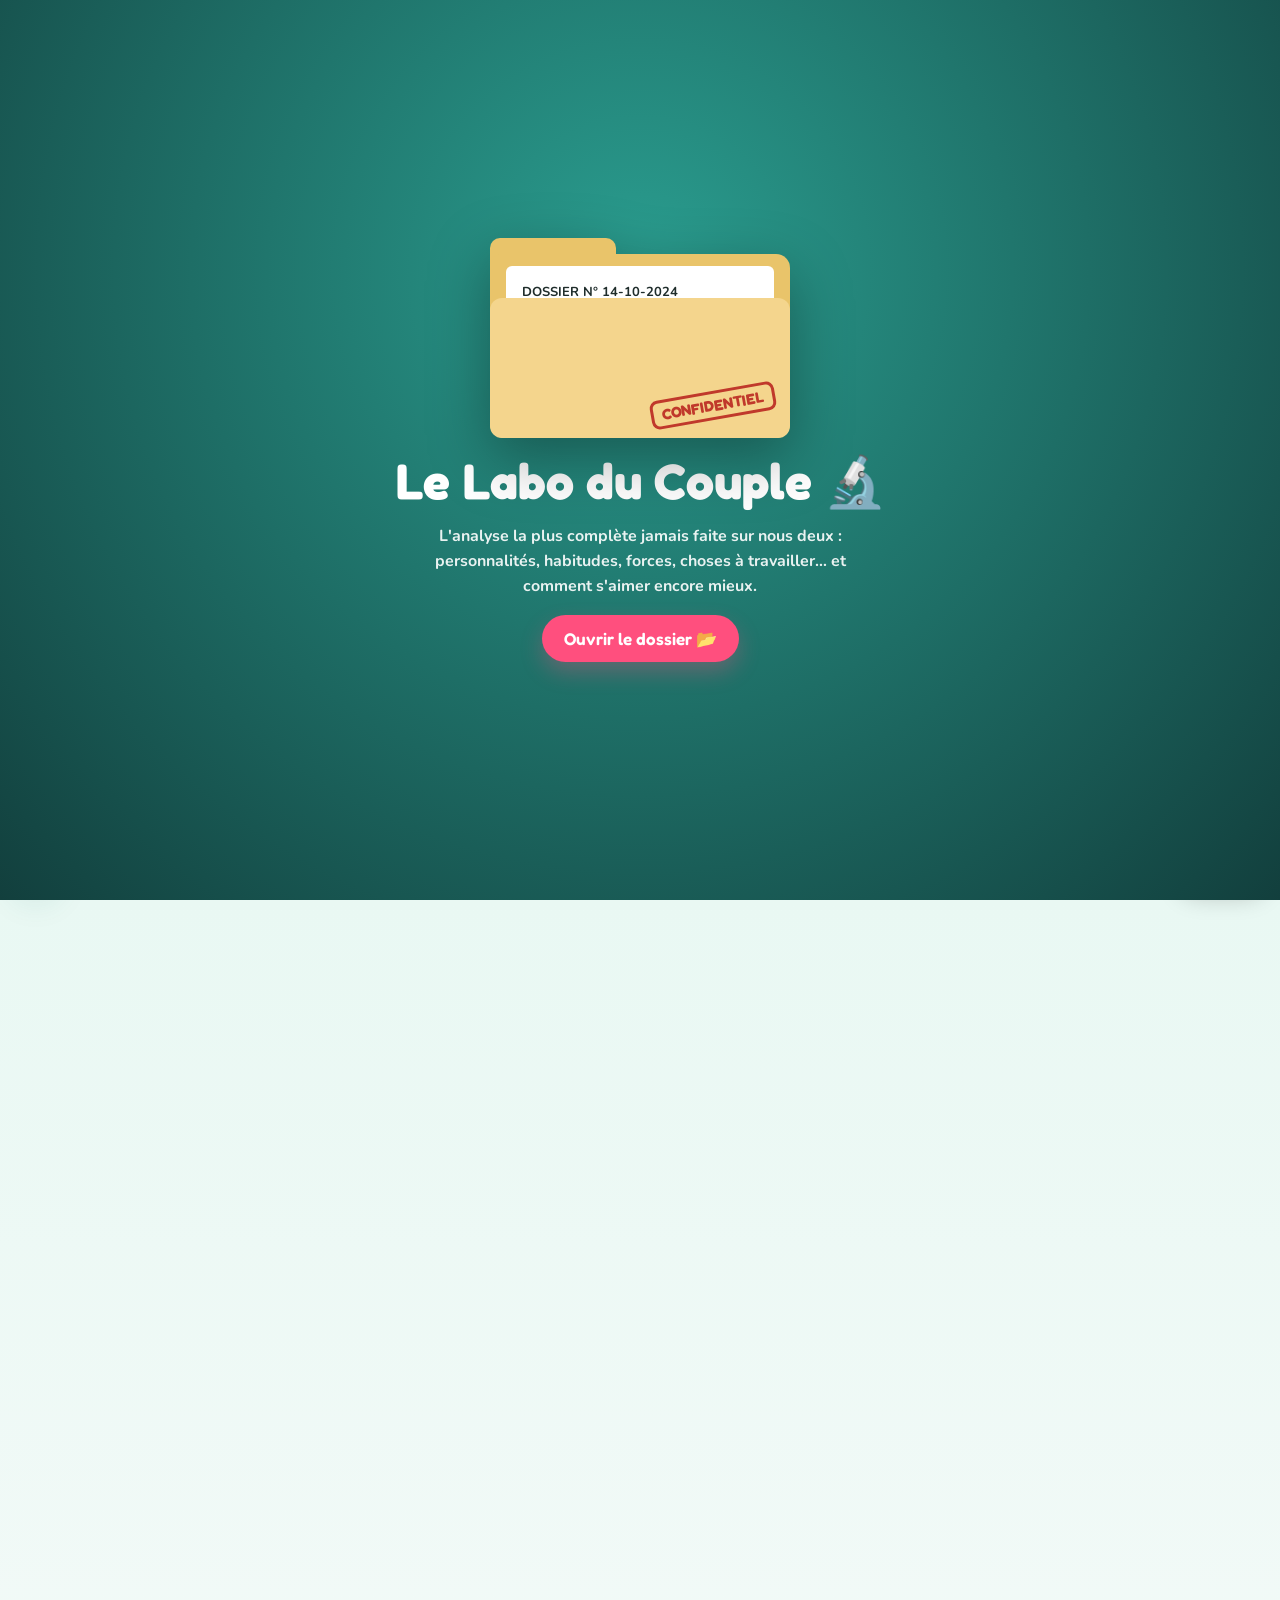
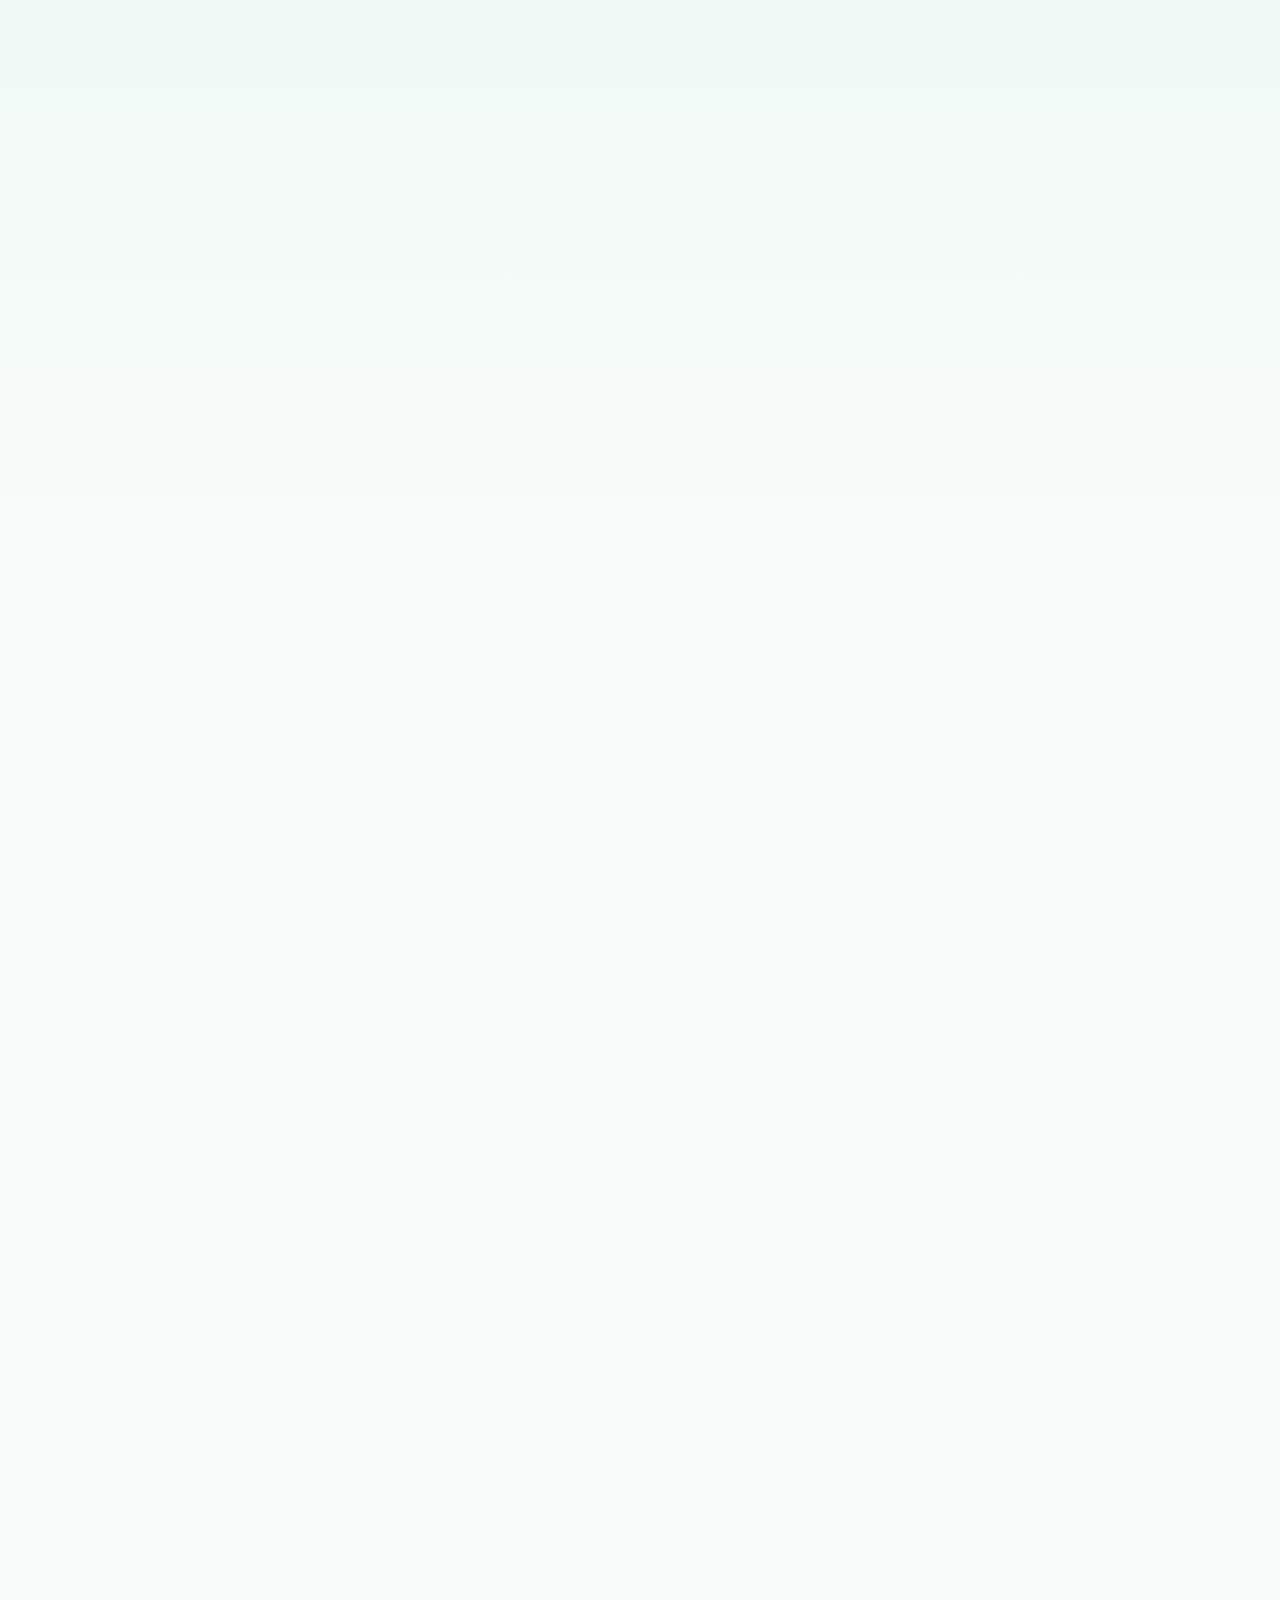
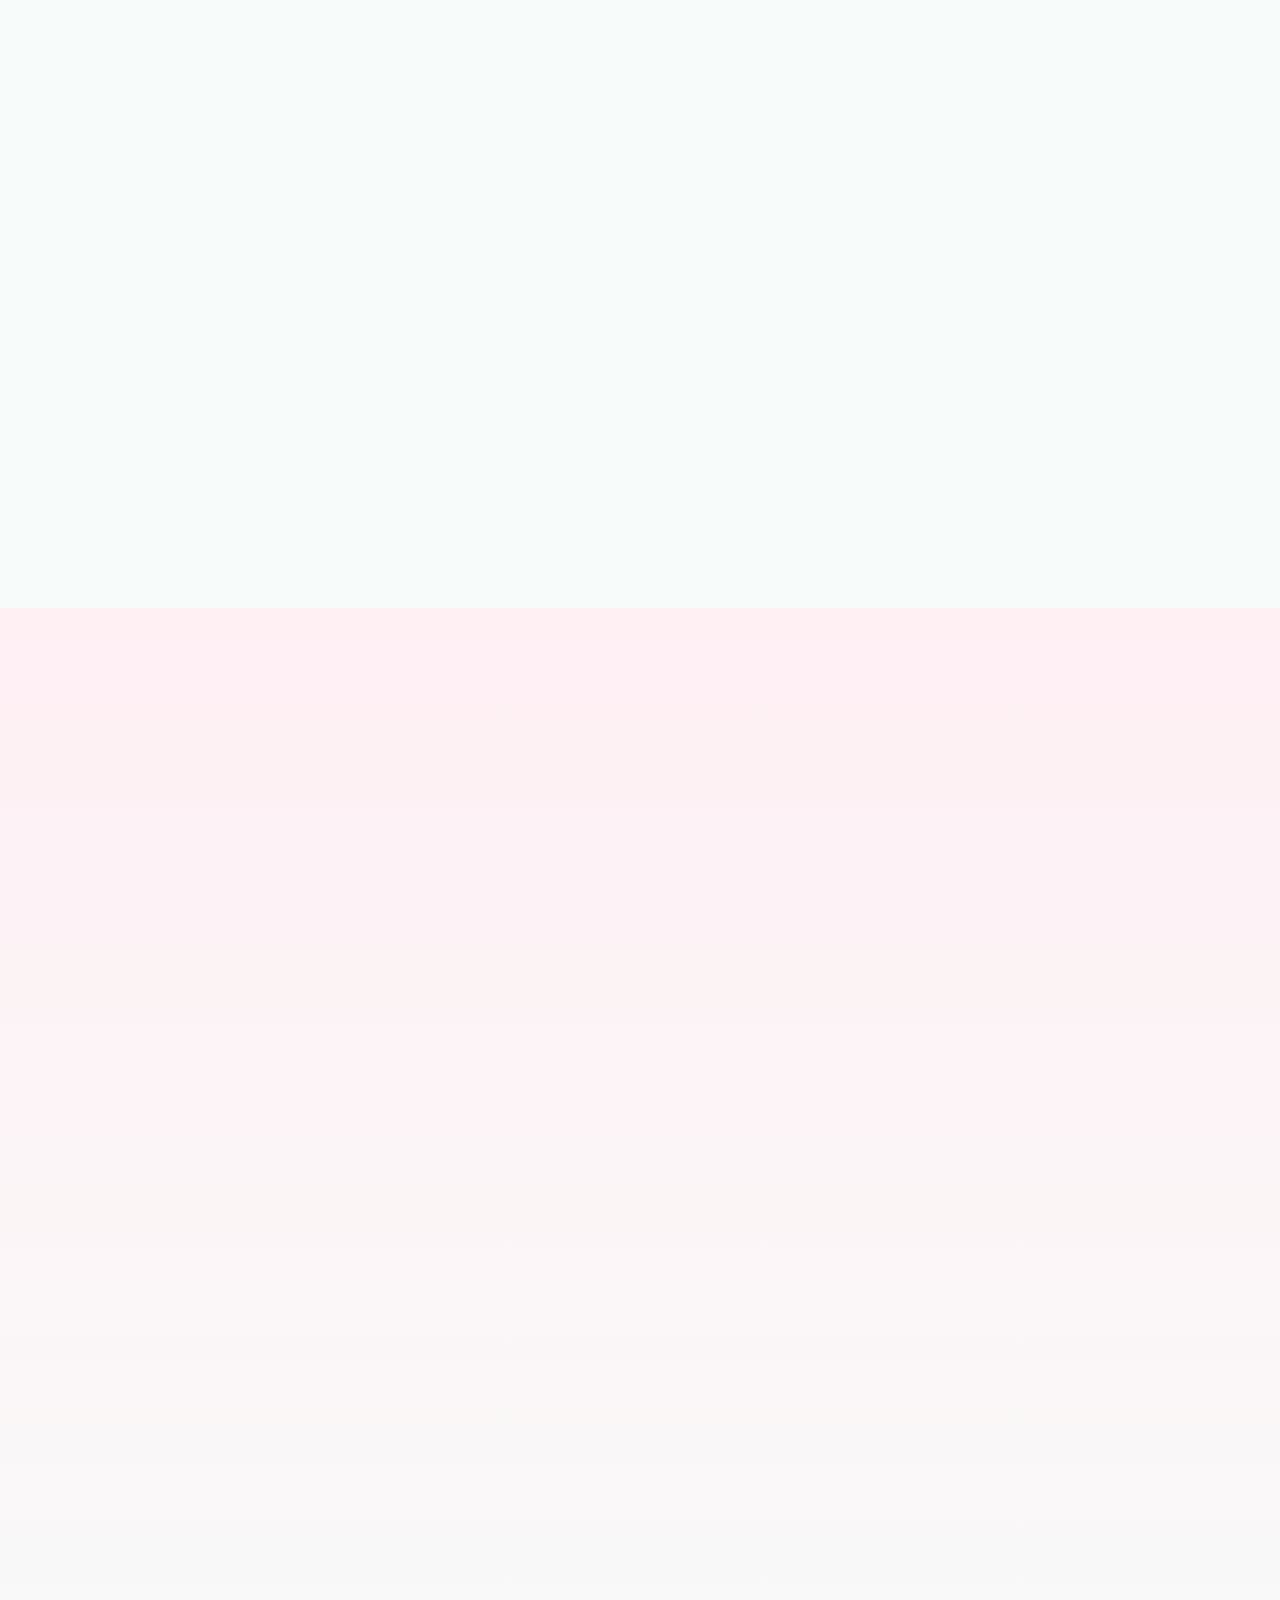
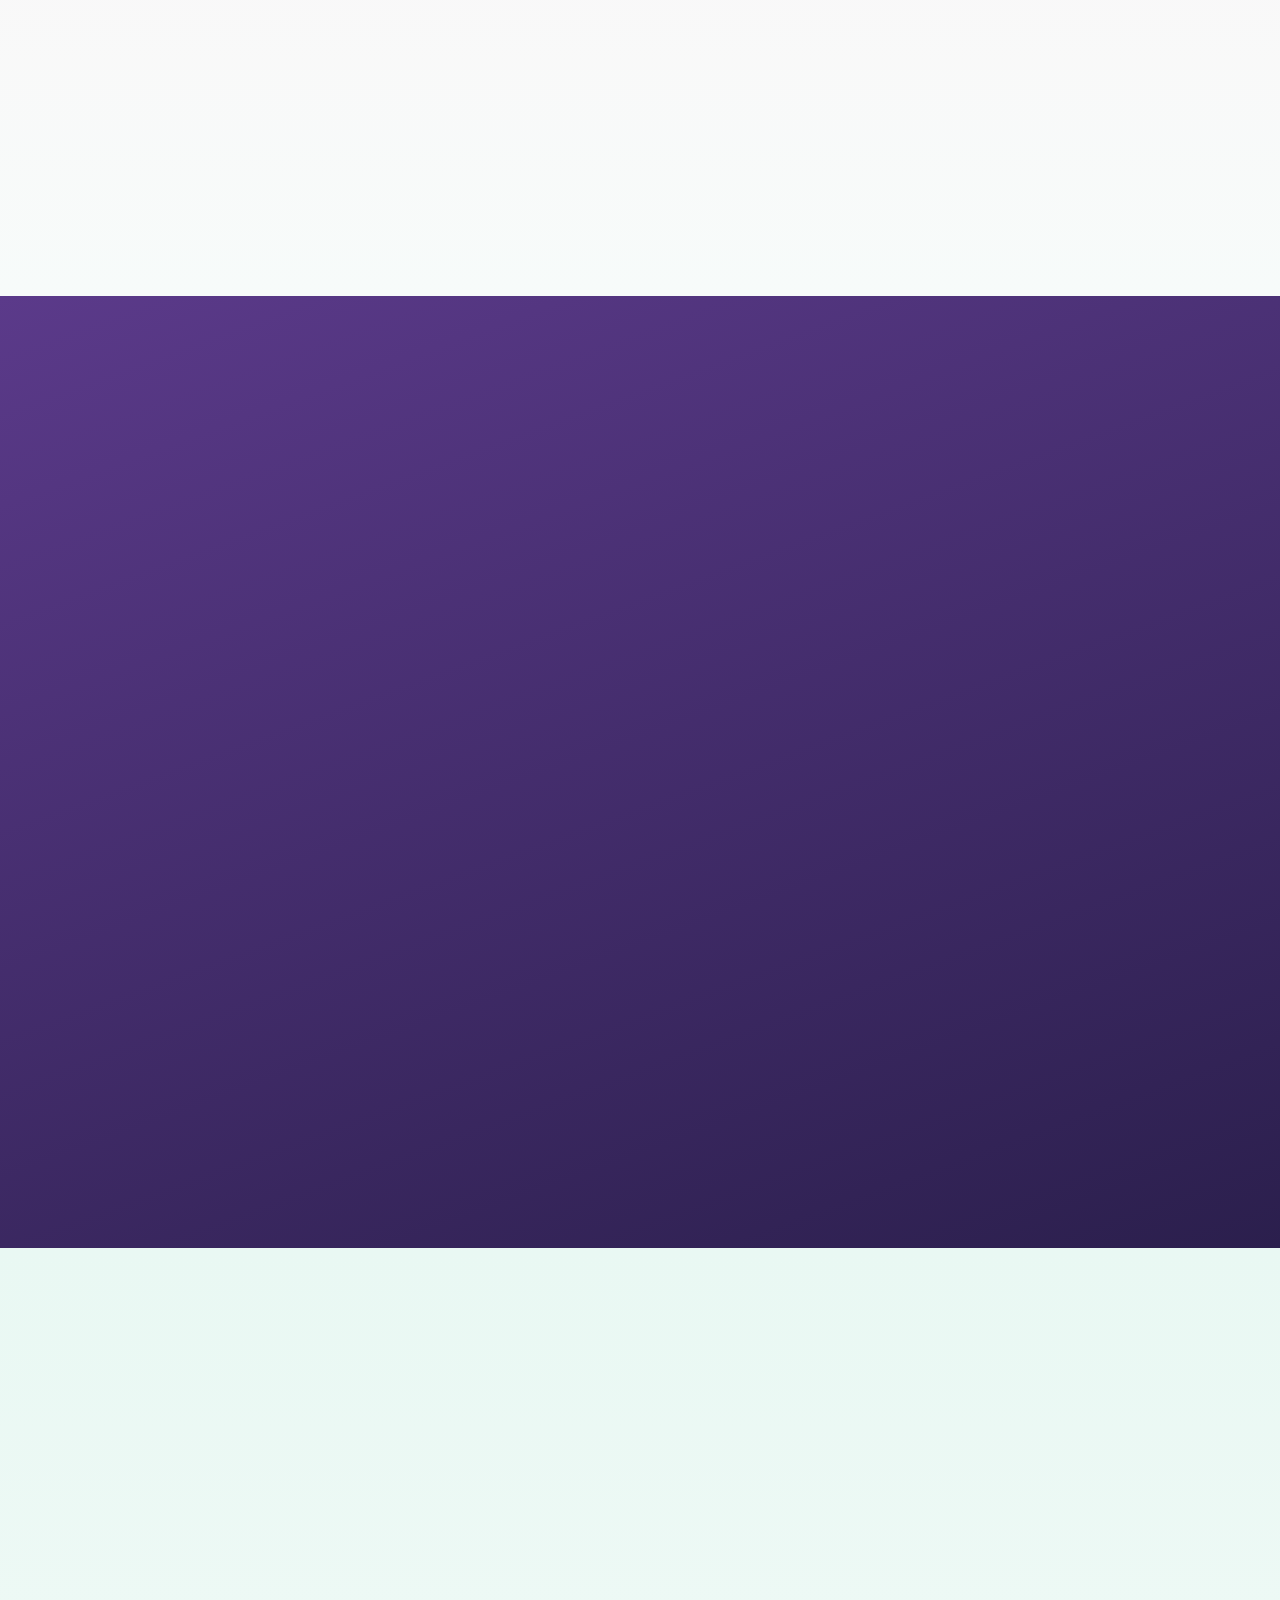
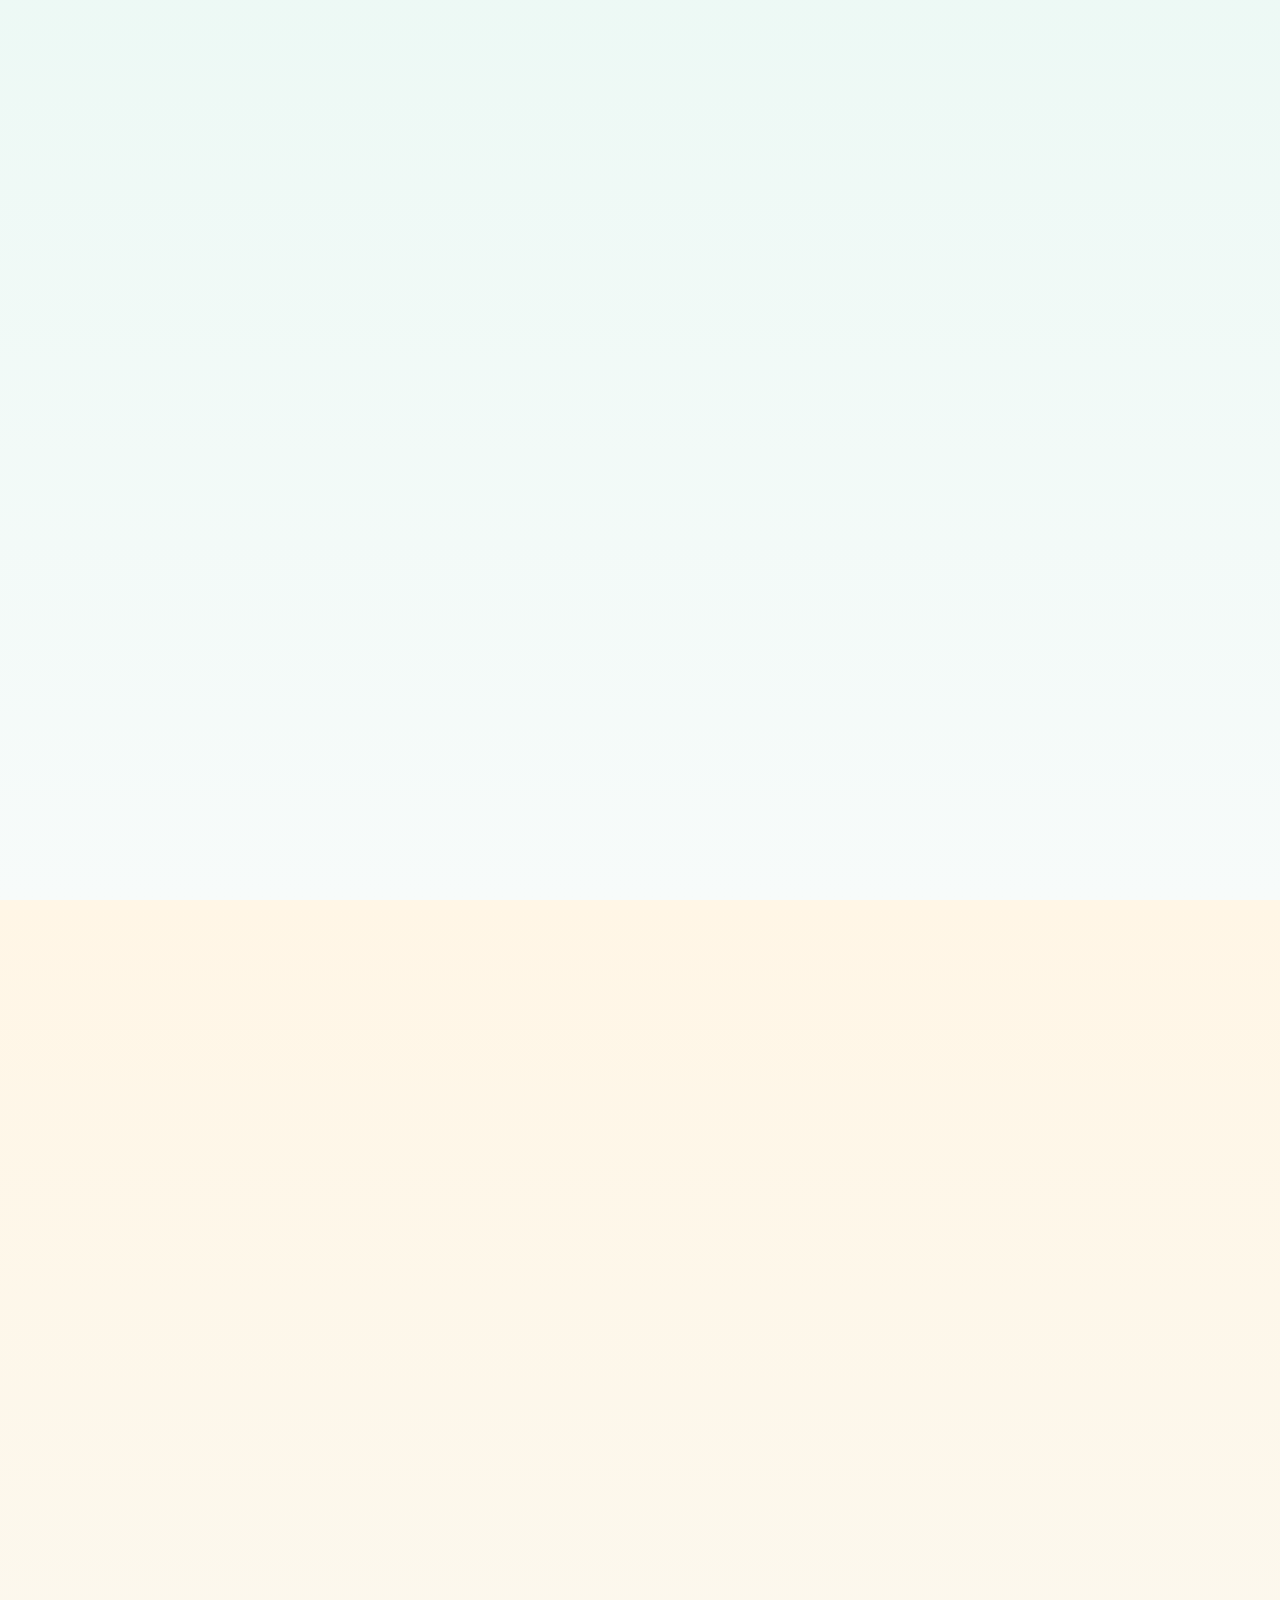
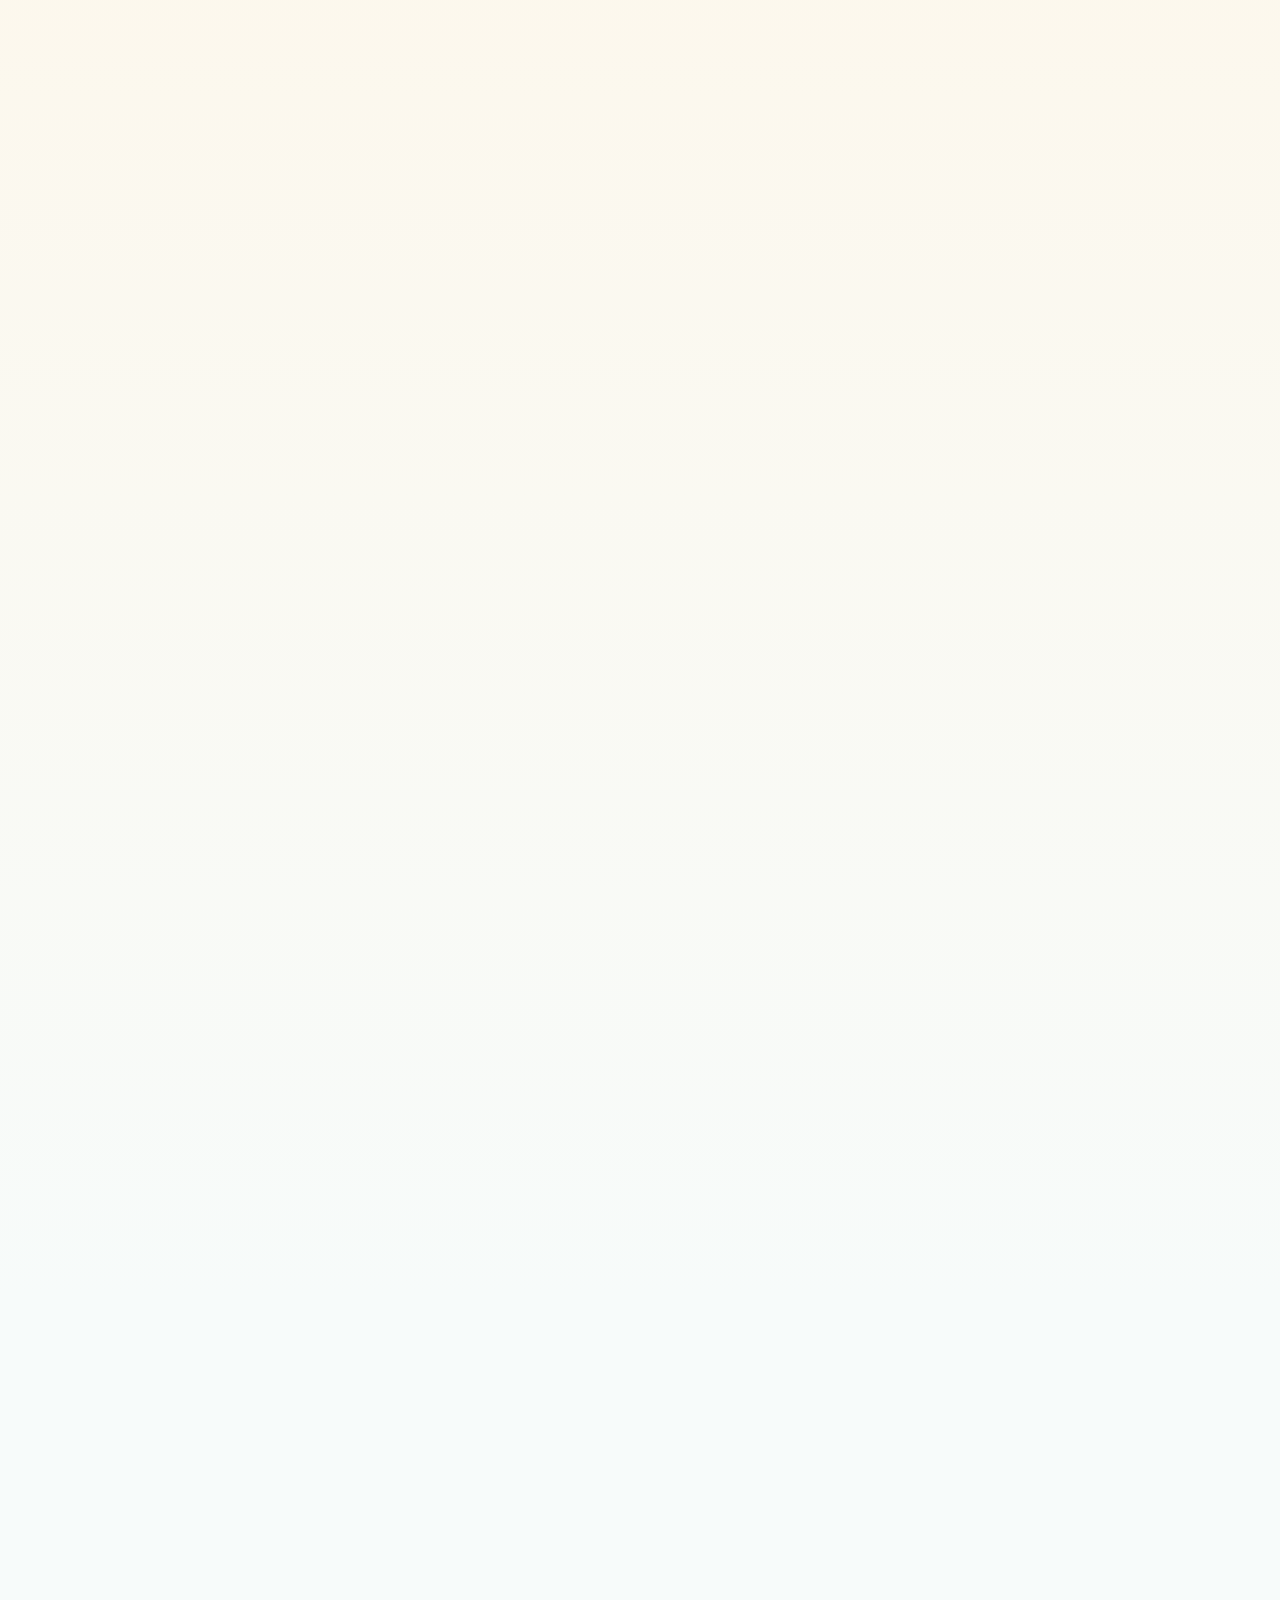
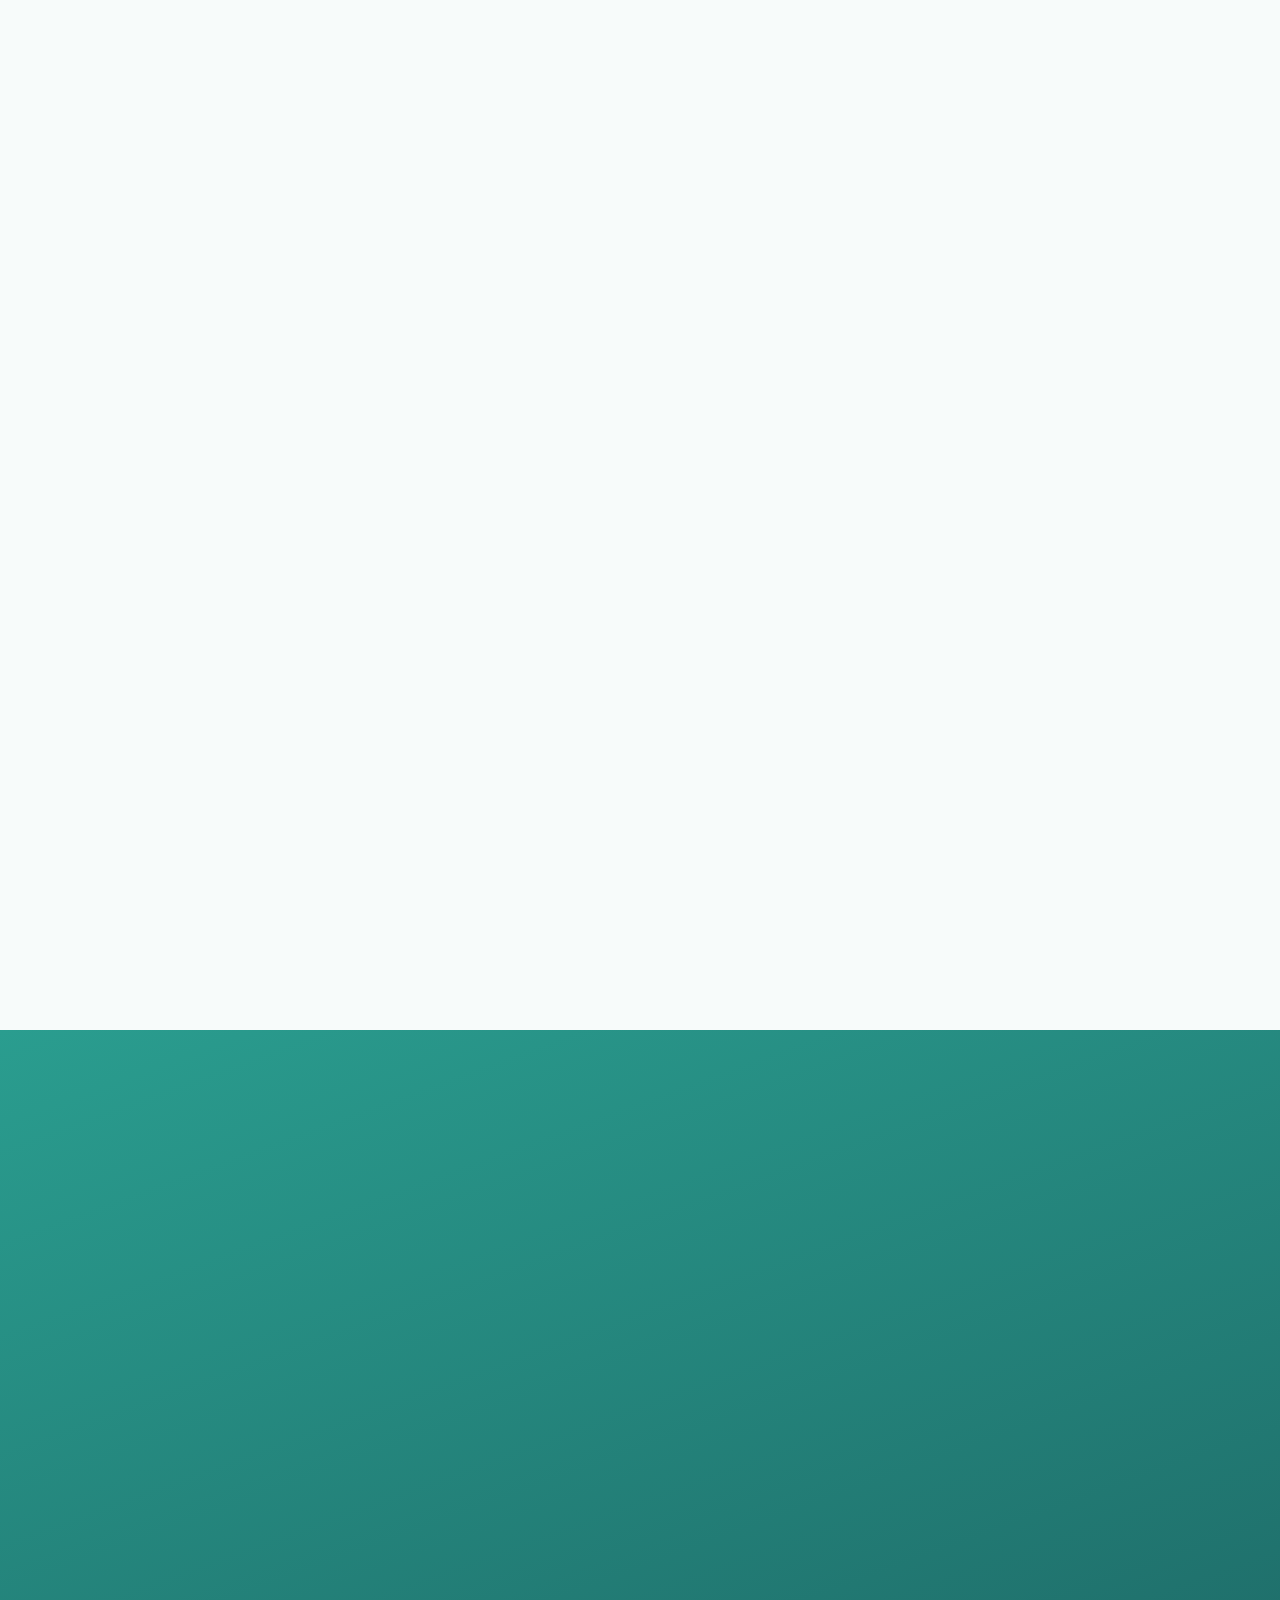
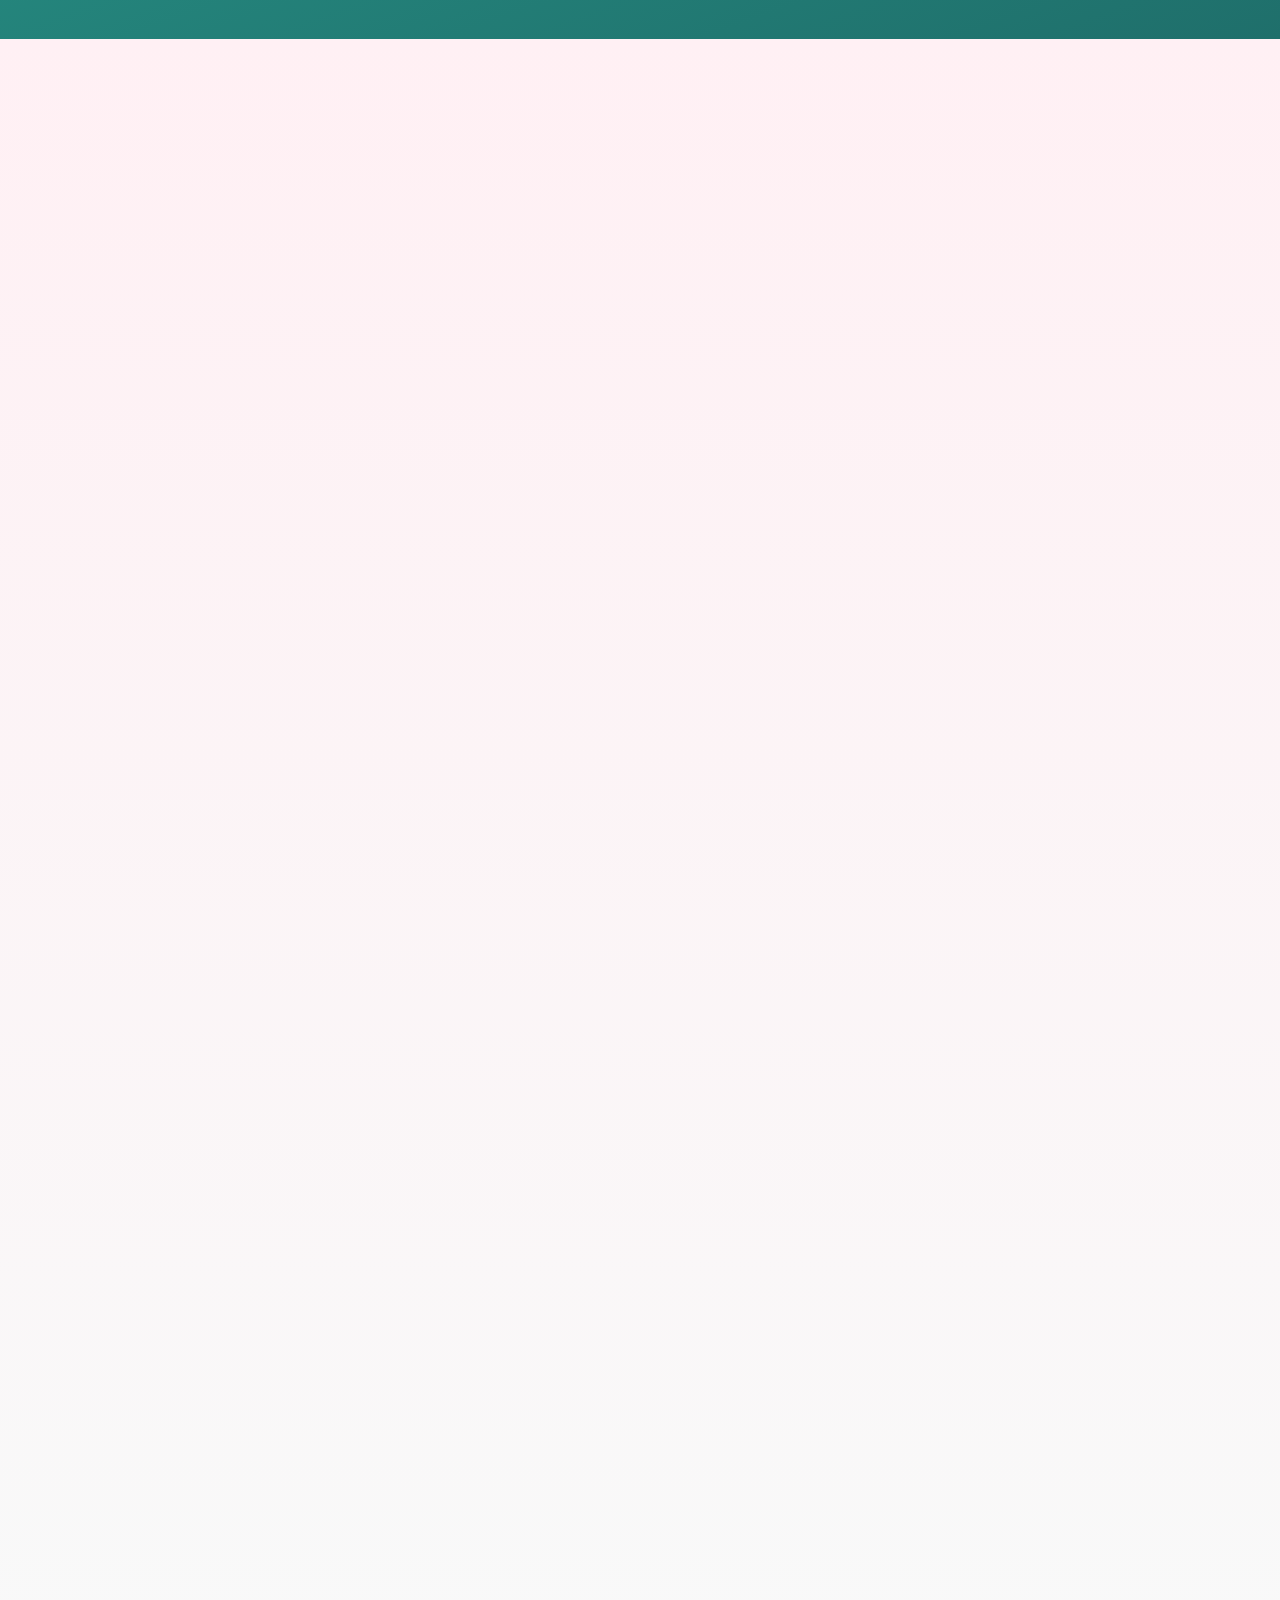
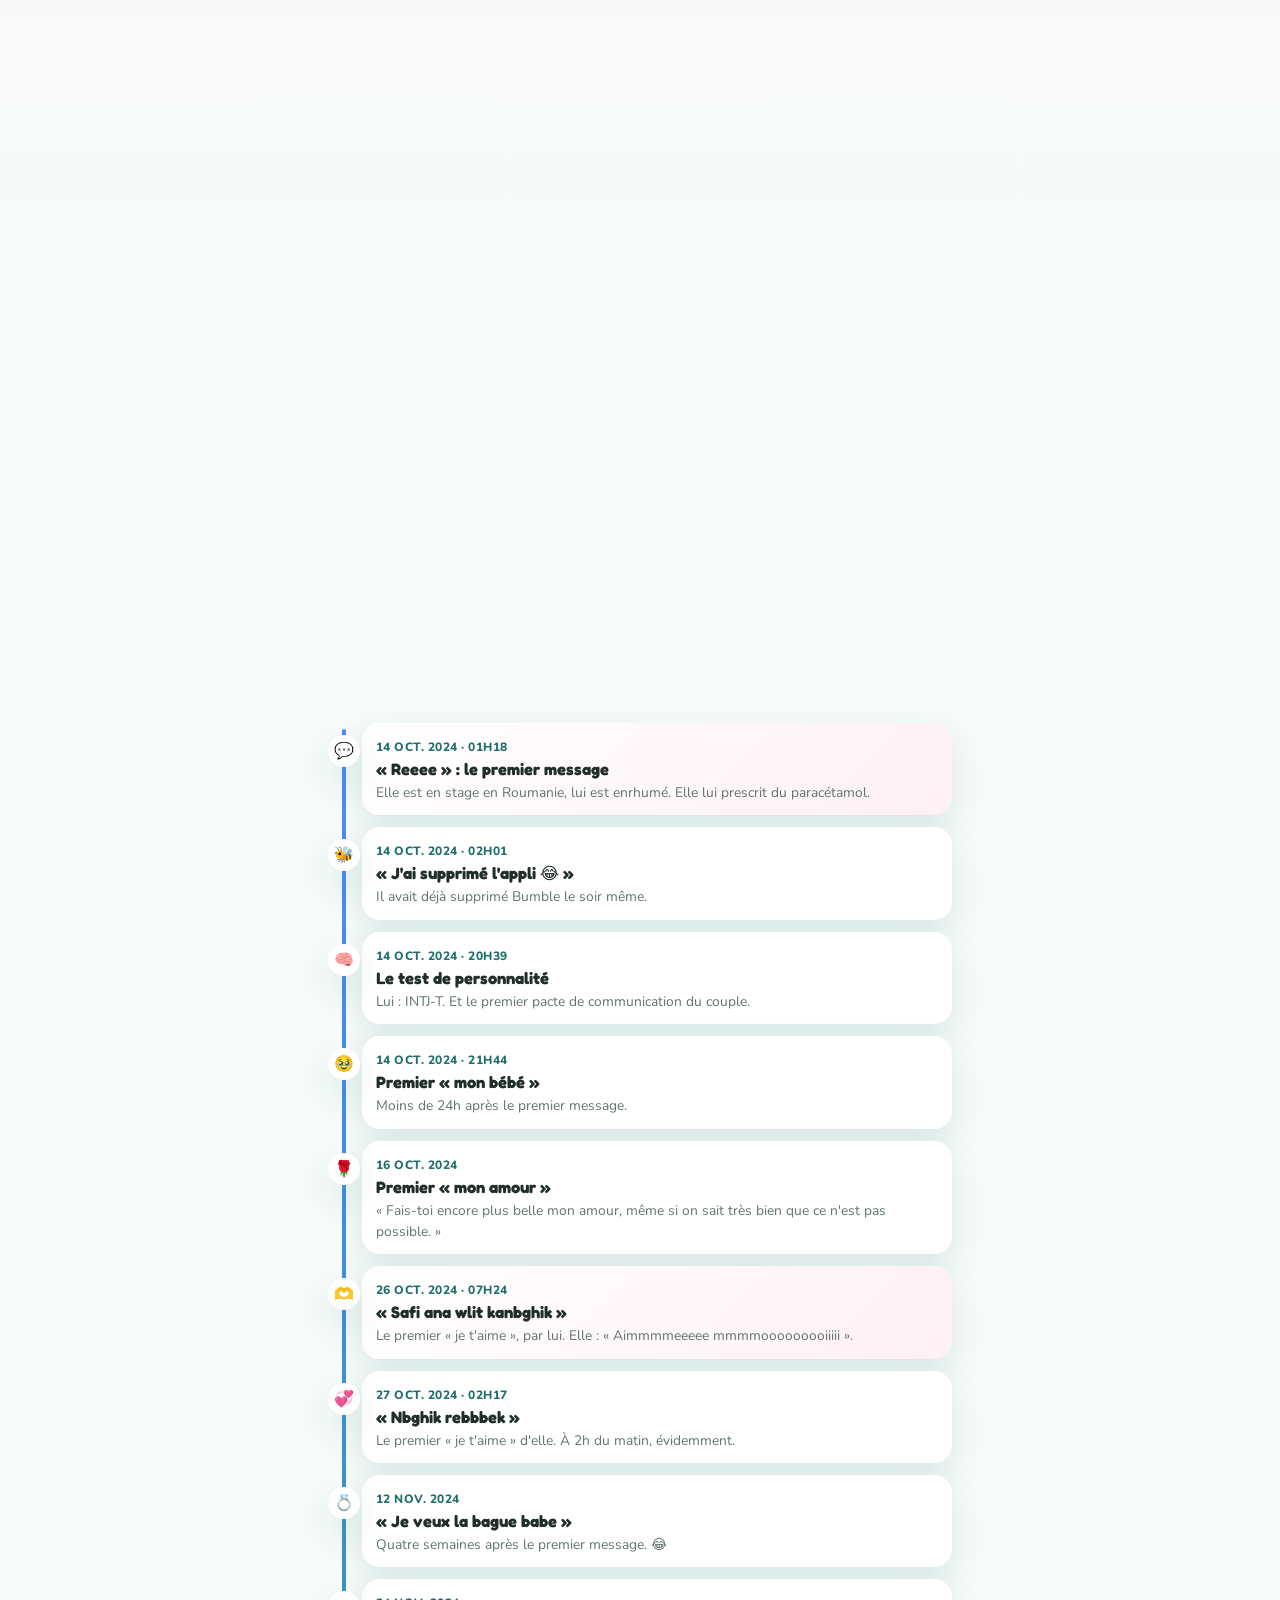
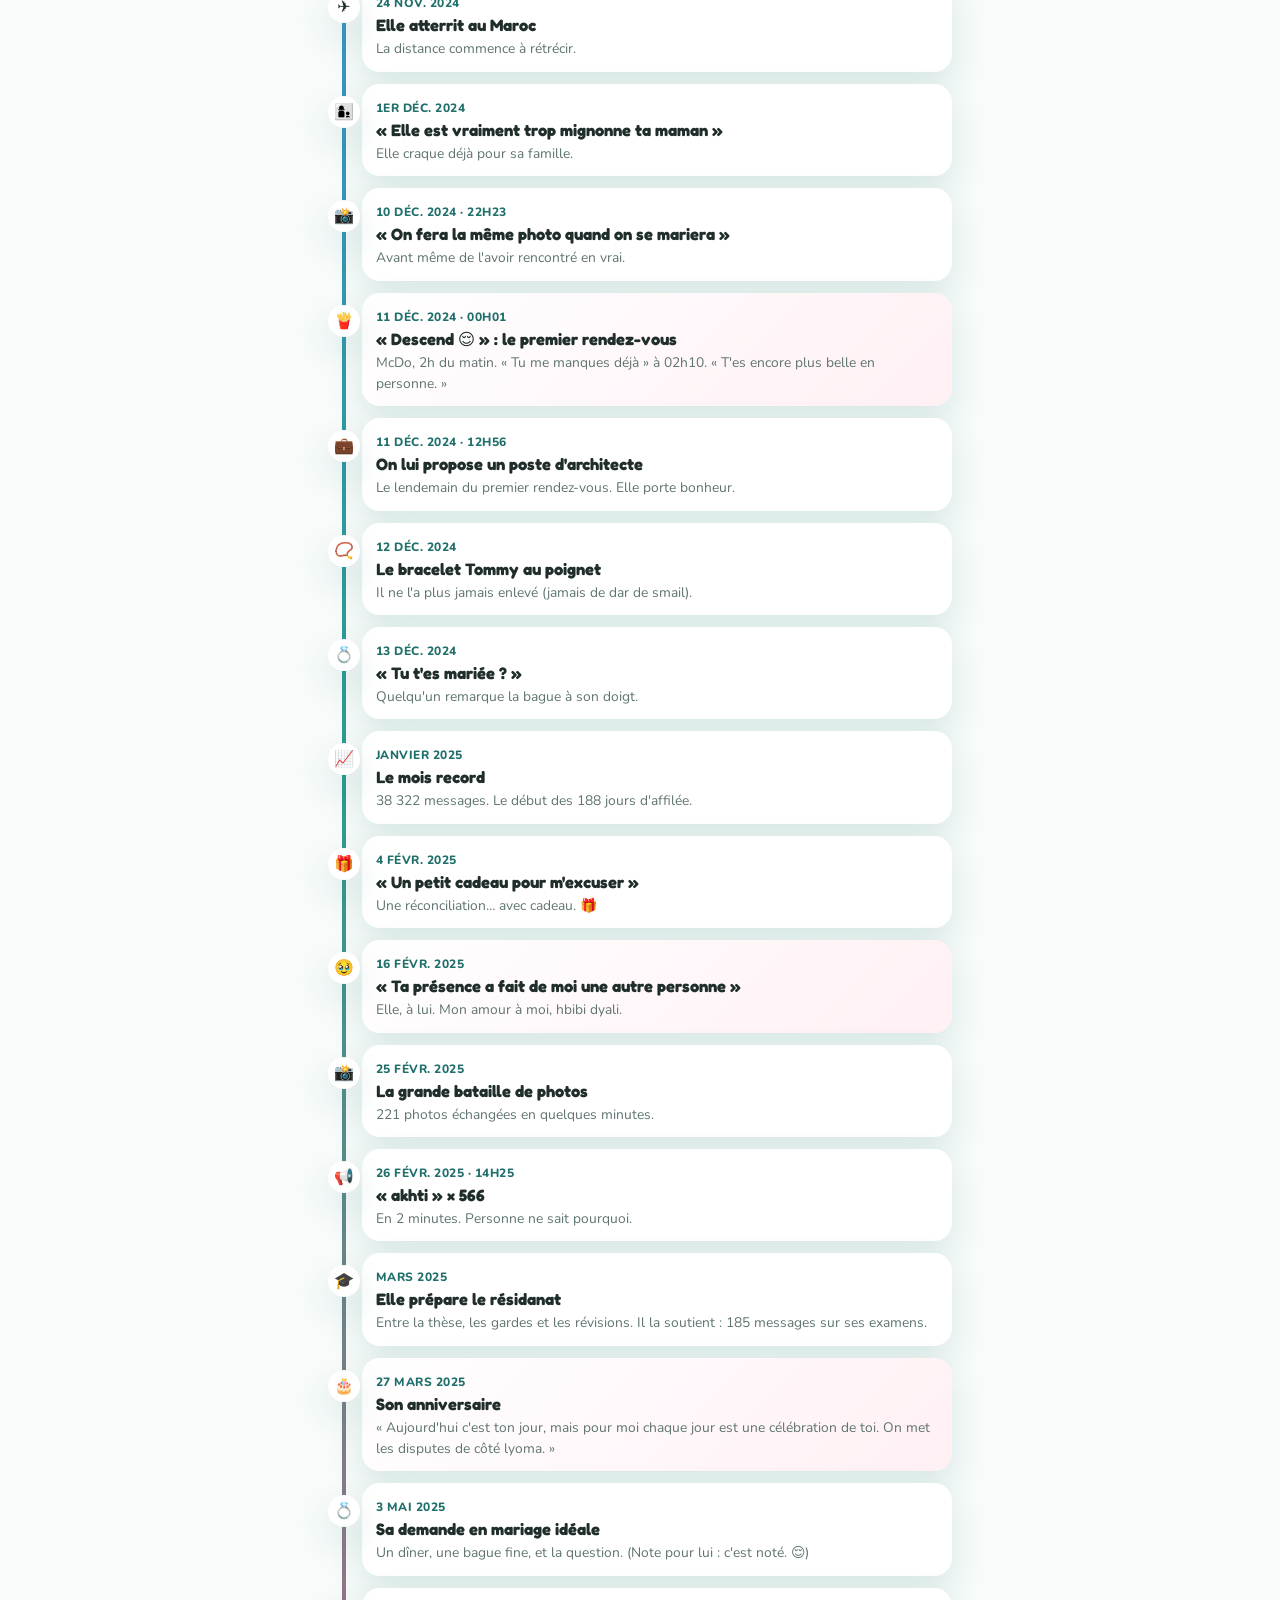
<file: labo/index.html>
<!doctype html>
<html lang="fr">
<head>
<meta charset="utf-8">
<meta name="viewport" content="width=device-width, initial-scale=1, viewport-fit=cover">
<meta name="theme-color" content="#1f6f6b">
<meta name="apple-mobile-web-app-capable" content="yes">
<meta name="apple-mobile-web-app-title" content="Le Labo du Couple">
<meta name="robots" content="noindex">
<title>Le Labo du Couple</title>
<link rel="icon" href="data:image/svg+xml,%3Csvg xmlns='http://www.w3.org/2000/svg' viewBox='0 0 100 100'%3E%3Ctext y='.9em' font-size='90'%3E%F0%9F%94%AC%3C/text%3E%3C/svg%3E">
<link rel="preconnect" href="https://fonts.googleapis.com">
<link rel="preconnect" href="https://fonts.gstatic.com" crossorigin>
<link href="https://fonts.googleapis.com/css2?family=Caveat:wght@700&family=Fredoka:wght@500;600;700&family=Nunito:wght@400;700;800&display=swap" rel="stylesheet">
<style>
:root{
  --teal:#1f6f6b; --teal-2:#2a9d8f; --mint:#d8f3ec; --mint-2:#bfe9dd; --cream:#f7fbfa; --ink:#1f2d2b; --muted:#5f7471;
  --rose:#ff4f7e; --pink:#ff8fb1; --blush:#ffe1ea; --gold:#ffc94d; --amber:#ffb347; --plum:#3b2a63;
  --him:#4f8bff; --her:#ff4f7e; --good:#2fbf71; --warn:#f4a23b;
  --shadow:0 14px 34px rgba(31,111,107,.14);
  --display:"Fredoka","Arial Rounded MT Bold",system-ui,sans-serif; --body:"Nunito",system-ui,-apple-system,sans-serif; --hand:"Caveat",cursive;
}
*{box-sizing:border-box;-webkit-tap-highlight-color:transparent}
html{scroll-behavior:smooth}
body{margin:0;font-family:var(--body);color:var(--ink);background:var(--cream);overflow-x:hidden;-webkit-font-smoothing:antialiased}
body.locked{overflow:hidden;height:100vh}
button{font:inherit;color:inherit;cursor:pointer;touch-action:manipulation;border:0;background:none}
h1,h2,h3{font-family:var(--display);margin:0;line-height:1.08}
p{margin:0;line-height:1.55}
.wrap{width:100%;max-width:660px;margin:0 auto;padding:0 max(18px,env(safe-area-inset-left)) 0 max(18px,env(safe-area-inset-right));position:relative;z-index:1}
.scene{position:relative;padding:84px 0 72px;overflow:hidden}
.full{min-height:100vh;min-height:100svh;display:flex;align-items:center}
.center{text-align:center}
.stack>*+*{margin-top:16px}
.kicker{display:inline-block;font-family:var(--display);font-weight:600;font-size:13px;letter-spacing:.08em;text-transform:uppercase;color:var(--teal);background:#fff;border-radius:999px;padding:6px 14px;box-shadow:var(--shadow)}
.title{font-size:clamp(29px,8vw,48px);color:var(--teal)}
.title em{font-style:normal;color:var(--rose)}
.lead{font-size:clamp(16px,4.2vw,18.5px);color:var(--muted)}
.small{font-size:13.5px;color:var(--muted)}
.card{background:#fff;border-radius:24px;box-shadow:var(--shadow);padding:18px}
.btn{display:inline-flex;align-items:center;justify-content:center;gap:8px;font-family:var(--display);font-weight:600;font-size:17px;background:var(--teal);color:#fff;border-radius:999px;padding:13px 22px;box-shadow:0 10px 22px rgba(31,111,107,.3);transition:transform .15s}
.btn:active{transform:scale(.94)}
.btn.rose{background:var(--rose);box-shadow:0 10px 22px rgba(255,79,126,.3)}
.btn.small{font-size:14.5px;padding:9px 16px}
.av{border-radius:50%;object-fit:cover;border:3px solid #fff;box-shadow:0 6px 16px rgba(0,0,0,.18);background:#fff;display:block}
.him-c{color:var(--him)} .her-c{color:var(--her)}
.t-teal{background:linear-gradient(160deg,#2a9d8f,#1f6f6b);color:#fff}
.t-teal .title,.t-teal .lead,.t-teal .title em{color:#fff}
.t-teal .small{color:rgba(255,255,255,.8)}
.t-plum{background:linear-gradient(160deg,#5b3a8a,#2b1f4d);color:#fff}
.t-plum .title,.t-plum .lead{color:#fff}.t-plum .title em{color:var(--gold)}
.t-plum .small{color:rgba(255,255,255,.75)}
.t-mint{background:linear-gradient(180deg,#e9f8f3,#f7fbfa)}
.t-blush{background:linear-gradient(180deg,#fff0f4,#f7fbfa)}
.t-amber{background:linear-gradient(180deg,#fff6e6,#f7fbfa)}

[data-reveal]{opacity:0;transform:translateY(40px);transition:opacity .8s ease,transform .8s cubic-bezier(.2,.9,.25,1.15);transition-delay:var(--d,0s)}
[data-reveal].in{opacity:1;transform:none}
.ch{display:inline-block;white-space:pre}.word{display:inline-block;white-space:nowrap}
.title.in .ch{animation:chPop .7s cubic-bezier(.3,1.8,.5,1) backwards;animation-delay:calc(var(--ci)*22ms)}
@keyframes chPop{0%{opacity:0;transform:translateY(40px) rotate(16deg) scale(.3)}}
@keyframes okpop{50%{transform:scale(1.1)}}
@keyframes shake{20%,60%{transform:translateX(-7px)}40%,80%{transform:translateX(7px)}}

#prog{position:fixed;top:0;left:0;right:0;height:calc(6px + env(safe-area-inset-top));z-index:40;pointer-events:none}
#prog i{position:absolute;left:0;bottom:0;height:5px;width:100%;transform-origin:0 50%;transform:scaleX(0);background:linear-gradient(90deg,var(--him),var(--teal-2),var(--her))}
#scoreBtn{position:fixed;right:max(14px,env(safe-area-inset-right));bottom:max(14px,env(safe-area-inset-bottom));z-index:45;background:var(--teal);color:#fff;font-family:var(--display);font-weight:600;font-size:15px;border-radius:999px;padding:10px 15px;box-shadow:0 10px 24px rgba(0,0,0,.22)}
#scoreBtn.bump{animation:okpop .5s}
#muteBtn{position:fixed;left:max(14px,env(safe-area-inset-left));bottom:max(14px,env(safe-area-inset-bottom));z-index:45;width:44px;height:44px;border-radius:50%;background:#fff;box-shadow:var(--shadow);font-size:19px}
.toast{position:fixed;left:50%;top:max(22px,calc(env(safe-area-inset-top) + 14px));transform:translate(-50%,-180%);visibility:hidden;background:#fff;color:var(--ink);font-weight:800;padding:12px 18px;border-radius:18px;z-index:70;max-width:90vw;text-align:center;transition:transform .45s cubic-bezier(.3,1.5,.5,1);box-shadow:0 14px 30px rgba(0,0,0,.2);border:3px solid var(--teal-2)}
.toast.show{transform:translate(-50%,0);visibility:visible}
#fx{position:fixed;inset:0;pointer-events:none;z-index:60}

/* gate */
#gate{position:fixed;inset:0;z-index:50;display:flex;flex-direction:column;align-items:center;justify-content:center;gap:16px;padding:24px;text-align:center;background:radial-gradient(circle at 50% 30%,#2a9d8f,#123f3d);color:#fff;transition:opacity .7s,visibility .7s}
#gate.gone{opacity:0;visibility:hidden}
.folder{position:relative;width:min(300px,80vw);height:200px;filter:drop-shadow(0 20px 30px rgba(0,0,0,.35));animation:fl 2.4s ease-in-out infinite}
@keyframes fl{50%{transform:translateY(-8px) rotate(-1.5deg)}}
.folder .back{position:absolute;inset:16px 0 0;background:#e9c46a;border-radius:10px 14px 14px 14px}
.folder .tabf{position:absolute;top:0;left:0;width:42%;height:30px;background:#e9c46a;border-radius:10px 10px 0 0}
.folder .paper{position:absolute;left:16px;right:16px;top:28px;bottom:14px;background:#fff;border-radius:6px;padding:16px;color:var(--ink);text-align:left;font-size:13px;font-weight:700;line-height:1.6;transition:transform .8s cubic-bezier(.3,1.4,.5,1)}
.folder .front{position:absolute;inset:60px 0 0;background:#f4d58d;border-radius:12px;transform-origin:bottom;transition:transform .8s cubic-bezier(.3,1.2,.5,1)}
.folder .stamp{position:absolute;right:14px;bottom:18px;font-family:var(--display);font-weight:700;color:#c0392b;border:3px solid #c0392b;border-radius:8px;padding:2px 8px;transform:rotate(-10deg);font-size:15px}
.folder.open .front{transform:rotateX(70deg)}
.folder.open .paper{transform:translateY(-60px)}
#gate h1{font-size:clamp(32px,9vw,50px)}

/* chat */
.phone{max-width:440px;margin:0 auto;border-radius:26px;overflow:hidden;box-shadow:0 22px 46px rgba(0,0,0,.2);background:#efe7dd}
.phone .bar{display:flex;align-items:center;gap:10px;background:#075e54;color:#fff;padding:11px 14px;font-weight:800}
.phone .bar .av{width:36px;height:36px;border-width:2px}
.phone .bar small{display:block;font-weight:600;font-size:12px;opacity:.8}
.msgs{display:flex;flex-direction:column;gap:6px;padding:14px 12px 16px;min-height:180px}
.date-chip{align-self:center;background:#e1f2fb;color:#54656f;font-size:12px;font-weight:800;border-radius:8px;padding:4px 10px;margin:4px 0}
.bub{max-width:84%;padding:7px 10px 18px;border-radius:12px;font-size:15px;line-height:1.35;position:relative;box-shadow:0 1px 1px rgba(0,0,0,.12);animation:bubIn .35s cubic-bezier(.3,1.5,.5,1);color:#111}
.bub time{position:absolute;right:8px;bottom:3px;font-size:10.5px;color:#667781}
.bub.her{align-self:flex-start;background:#fff;border-top-left-radius:2px}
.bub.him{align-self:flex-end;background:#d9fdd3;border-top-right-radius:2px}
@keyframes bubIn{from{opacity:0;transform:translateY(14px) scale(.85)}}
.typing{align-self:flex-start;background:#fff;border-radius:12px;padding:10px 12px;display:flex;gap:4px}
.typing.him{align-self:flex-end;background:#d9fdd3}
.typing i{width:7px;height:7px;border-radius:50%;background:#999;animation:dot 1s infinite}
.typing i:nth-child(2){animation-delay:.15s}.typing i:nth-child(3){animation-delay:.3s}
@keyframes dot{50%{transform:translateY(-4px);opacity:.4}}

/* promise vs reality */
.pvr{display:grid;gap:12px}
.pv{background:#fff;border-radius:22px;box-shadow:var(--shadow);overflow:hidden}
.pv .top{display:flex;gap:10px;align-items:center;padding:14px 14px 10px}
.pv .top .av{width:40px;height:40px;flex:none}
.pv .q{font-family:var(--hand);font-size:24px;line-height:1.1;color:var(--plum)}
.pv .res{padding:12px 14px 14px;background:var(--mint);font-size:14.5px;font-weight:700;line-height:1.45;display:none}
.pv .res.warn{background:#fff3df}
.pv.open .res{display:block;animation:okpop .4s}
.pv .tapme{display:block;width:100%;padding:10px;font-weight:800;font-size:13.5px;color:var(--teal);border-top:1px dashed #d6e7e3}
.pv.open .tapme{display:none}

/* profiles */
.prof{display:grid;gap:14px}
.pcard{background:#fff;border-radius:26px;box-shadow:var(--shadow);padding:18px;text-align:left}
.phead{display:flex;gap:12px;align-items:center}
.phead .av{width:62px;height:62px}
.phead h3{font-size:22px;color:var(--ink)}
.phead .arch{font-family:var(--hand);font-size:24px;line-height:1}
.ptags{display:flex;flex-wrap:wrap;gap:6px;margin-top:10px}
.ptags span{font-size:12.5px;font-weight:800;border-radius:999px;padding:5px 10px;background:var(--mint);color:var(--teal)}
.traits{display:grid;gap:10px}
.trait .tl{display:flex;justify-content:space-between;font-weight:800;font-size:14px;margin-bottom:4px}
.trait .tl small{color:var(--muted);font-weight:700}
.trait .tb{display:grid;grid-template-columns:22px 1fr 54px;gap:4px 8px;align-items:center;font-size:12.5px;font-weight:800}
.trait .tb .av{width:22px;height:22px;border-width:2px}
.trait .tt{height:11px;border-radius:999px;background:#e8f0ee;overflow:hidden}
.trait .tt i{display:block;height:100%;width:0;border-radius:999px;transition:width 1.2s cubic-bezier(.2,.9,.25,1)}
.trait .tt.h i{background:var(--him)}.trait .tt.f i{background:var(--her)}

/* manual */
.tabs{display:flex;background:#fff;border-radius:999px;padding:5px;box-shadow:var(--shadow)}
.tab{flex:1;border-radius:999px;padding:10px 8px;font-weight:800;font-size:14px;color:var(--muted);display:flex;align-items:center;justify-content:center;gap:6px}
.tab .av{width:24px;height:24px;border-width:2px}
.tab.on{background:var(--teal);color:#fff}
.manual{display:grid;gap:10px}
.mi{background:#fff;border-radius:20px;box-shadow:var(--shadow);padding:14px;display:flex;gap:12px;text-align:left;animation:okpop .35s}
.mi .e{font-size:28px;flex:none}
.mi b{display:block;font-family:var(--display);font-size:17px;color:var(--ink)}
.mi p{font-size:14px;color:var(--muted);margin-top:3px}
.mi .ev{display:inline-block;margin-top:6px;font-size:12px;font-weight:800;background:var(--mint);color:var(--teal);border-radius:8px;padding:3px 8px}

/* loop */
.loop-wrap{position:relative;max-width:420px;margin:0 auto}
#loop{width:100%;display:block}
#loop .node{cursor:pointer}
#loop .node circle{transition:transform .3s;transform-box:fill-box;transform-origin:center}
#loop .node.on circle{transform:scale(1.12)}
#loop text{font-family:var(--body);font-weight:800}
.loop-tip{min-height:110px}

/* strengths & growth */
.sg{display:grid;gap:12px}
.sgc{background:#fff;border-radius:22px;box-shadow:var(--shadow);text-align:left;overflow:hidden}
.sgc .h{display:flex;gap:10px;align-items:center;padding:14px}
.sgc .h .e{font-size:26px;width:44px;height:44px;border-radius:14px;display:grid;place-items:center;flex:none}
.sgc.good .h .e{background:#e3f8ec}.sgc.work .h .e{background:#fff1dc}
.sgc .h b{display:block;font-family:var(--display);font-size:17px}
.sgc .h .n{font-size:12.5px;font-weight:800;color:var(--muted)}
.sgc .h .chev{margin-left:auto;font-size:18px;color:var(--muted);transition:transform .3s}
.sgc.open .chev{transform:rotate(180deg)}
.sgc .body{display:none;padding:0 14px 14px;font-size:14.2px;line-height:1.5}
.sgc.open .body{display:block;animation:okpop .3s}
.sgc .body .row{margin-top:8px}
.sgc .body .lbl{display:block;font-size:11.5px;font-weight:800;letter-spacing:.06em;text-transform:uppercase;color:var(--muted)}
.sgc .body .try{background:#effaf5;border-radius:12px;padding:10px 12px;font-weight:700;color:#1e6b46}
.sgc .body .try em{font-style:normal;font-family:var(--hand);font-size:21px;color:var(--teal)}
.who-pill{display:inline-flex;align-items:center;gap:6px;font-weight:800;font-size:13px;border-radius:999px;padding:4px 10px 4px 4px;background:#fff;box-shadow:var(--shadow)}
.who-pill .av{width:24px;height:24px;border-width:2px}

/* translator */
.trans{display:grid;gap:12px}
.tr{background:#fff;border-radius:22px;box-shadow:var(--shadow);padding:14px;text-align:left}
.tr .said{font-family:var(--display);font-weight:600;font-size:19px;color:var(--ink);display:flex;gap:8px;align-items:center}
.tr .said .av{width:28px;height:28px;border-width:2px}
.tr .steps{display:grid;gap:6px;margin-top:10px}
.tr .st{display:none;border-radius:12px;padding:9px 12px;font-size:14px;font-weight:700}
.tr .st.s1{background:#fff3df;color:#8a5a12}.tr .st.s2{background:#e3f8ec;color:#1e6b46}
.tr .st.show{display:block;animation:okpop .35s}
.tr .nx{margin-top:10px;font-weight:800;font-size:13.5px;color:var(--teal)}

/* scenarios */
.scen{background:#fff;border-radius:26px;box-shadow:var(--shadow);padding:20px;text-align:left;color:var(--ink)}
.scen .sn{font-size:12.5px;font-weight:800;color:var(--muted)}
.scen .sq{font-family:var(--display);font-weight:600;font-size:clamp(19px,5.2vw,23px);margin:8px 0 14px;color:var(--ink)}
.scen .so{display:grid;gap:9px}
.scen .o{text-align:left;background:var(--cream);border:2px solid #dbe9e6;border-radius:16px;padding:12px 13px;font-weight:700;font-size:15px}
.scen .o.good{background:#e3f8ec;border-color:#7fd6a6;animation:okpop .4s}
.scen .o.bad{background:#ffe7e7;border-color:#ffb3b3;animation:shake .4s}
.scen .fb{display:none;margin-top:12px;font-weight:700;line-height:1.5;color:var(--muted)}
.scen .fb.show{display:block}

/* stats from previous */
.statgrid{display:grid;grid-template-columns:1fr 1fr;gap:12px}
.stb{background:#fff;color:var(--ink);border-radius:20px;padding:15px 11px;text-align:center;box-shadow:var(--shadow)}
.stb b{display:block;font-family:var(--display);font-size:clamp(24px,7vw,34px);color:var(--teal);line-height:1.05}
.stb span{font-size:12.8px;font-weight:800;color:var(--muted)}
#radar{width:100%;max-width:360px;display:block;margin:0 auto}
#radar text{font-family:var(--body);font-weight:800;font-size:11px;fill:#1f2d2b}
#radar .poly{transform:scale(0);transform-origin:0 0;transition:transform 1.4s cubic-bezier(.3,1.4,.5,1)}
#radar.on .poly{transform:scale(1)}
.legend2{display:flex;justify-content:center;gap:18px;font-weight:800;font-size:14px}
.legend2 span{display:inline-flex;align-items:center;gap:6px}
.legend2 i{width:14px;height:14px;border-radius:4px;display:inline-block}
.rules{display:grid;gap:10px}
.rule{display:flex;gap:12px;align-items:flex-start;background:#fff;border-radius:20px;padding:14px;box-shadow:var(--shadow);text-align:left;width:100%}
.rule .ri{font-size:26px;flex:none}
.rule b{display:block;font-family:var(--display);font-size:16.5px;color:var(--ink)}
.rule p{font-size:13.8px;color:var(--muted);margin-top:3px;line-height:1.4}
.rule .ck{margin-left:auto;flex:none;width:28px;height:28px;border-radius:50%;border:3px solid #cfe3de;display:grid;place-items:center;font-size:15px;color:transparent}
.rule.on{background:#effcf6}.rule.on .ck{background:var(--good);border-color:var(--good);color:#fff}

/* timeline */
.tl{position:relative;padding-left:34px}
.tl::before{content:"";position:absolute;left:14px;top:6px;bottom:6px;width:4px;border-radius:4px;background:linear-gradient(180deg,var(--him),var(--teal-2),var(--her))}
.ev{position:relative;background:#fff;border-radius:18px;box-shadow:var(--shadow);padding:12px 14px;margin-bottom:12px;text-align:left}
.ev .dot{position:absolute;left:-34px;top:12px;width:32px;height:32px;border-radius:50%;background:#fff;box-shadow:var(--shadow);display:grid;place-items:center;font-size:16px}
.ev .d{font-size:12px;font-weight:800;color:var(--teal);letter-spacing:.04em;text-transform:uppercase}
.ev b{display:block;font-family:var(--display);font-size:16.5px;margin-top:2px}
.ev p{font-size:13.8px;color:var(--muted);margin-top:3px}
.ev.big{background:linear-gradient(135deg,#fff,#fff0f4)}
.tl-filter{display:flex;gap:6px;flex-wrap:wrap;justify-content:center}
.tl-filter button{font-size:13px;font-weight:800;border-radius:999px;padding:7px 12px;background:#fff;box-shadow:var(--shadow);color:var(--muted)}
.tl-filter button.on{background:var(--teal);color:#fff}

/* 30 day */
.ring{width:150px;height:150px;margin:0 auto;position:relative}
.ring svg{transform:rotate(-90deg)}
.ring .rv{position:absolute;inset:0;display:grid;place-items:center;font-family:var(--display);font-weight:700;font-size:30px;color:var(--teal)}
.days{display:grid;grid-template-columns:repeat(5,1fr);gap:8px}
.day{aspect-ratio:1;border-radius:14px;background:#fff;box-shadow:var(--shadow);font-family:var(--display);font-weight:700;font-size:17px;color:var(--teal);position:relative}
.day.on{background:var(--good);color:#fff}
.day.on::after{content:"✓";position:absolute;top:2px;right:6px;font-size:11px}
.dayinfo{min-height:72px}

/* reflection */
.refl{display:grid;gap:8px;text-align:left}
.rc{display:flex;gap:10px;align-items:center;background:#fff;border-radius:16px;padding:11px 12px;box-shadow:var(--shadow);font-weight:700;font-size:14.5px;width:100%;text-align:left}
.rc .bx{flex:none;width:24px;height:24px;border-radius:7px;border:3px solid #cfe3de;display:grid;place-items:center;font-size:13px;color:transparent}
.rc.on{background:#effcf6}.rc.on .bx{background:var(--teal);border-color:var(--teal);color:#fff}

.disclaimer{background:#fff;border:2px dashed #cfe3de;border-radius:18px;padding:14px;font-size:13.5px;color:var(--muted);text-align:left}
footer{padding:30px 0 calc(90px + env(safe-area-inset-bottom));text-align:center;color:var(--muted);font-size:14px}
footer a{color:var(--teal);font-weight:800}
a.btn{text-decoration:none}
.end-links{display:flex;flex-wrap:wrap;gap:10px;justify-content:center}
@media (prefers-reduced-motion: reduce){*,*::before,*::after{animation-duration:.01ms!important;animation-iteration-count:1!important;transition-duration:.01ms!important}}
</style>
</head>
<body class="locked">

<div id="gate">
  <div class="folder" id="folder" aria-hidden="true">
    <div class="tabf"></div><div class="back"></div>
    <div class="paper">DOSSIER N° 14-10-2024<br>Sujets : K. & A.<br>Messages analysés : 438 201<br>Conclusion : très amoureux 💞</div>
    <div class="front"><span class="stamp">CONFIDENTIEL</span></div>
  </div>
  <h1>Le Labo du Couple 🔬</h1>
  <p style="font-weight:700;opacity:.9;max-width:420px">L'analyse la plus complète jamais faite sur nous deux : personnalités, habitudes, forces, choses à travailler… et comment s'aimer encore mieux.</p>
  <button class="btn rose" id="enter">Ouvrir le dossier 📂</button>
</div>

<div id="prog" aria-hidden="true"><i></i></div>
<canvas id="fx" aria-hidden="true"></canvas>
<div class="toast" id="toast" role="status" aria-live="polite"></div>
<button id="muteBtn" aria-label="Son">🔊</button>
<button id="scoreBtn">🧠 <span id="scoreN">0</span> pts</button>

<main>

<!-- INTRO / METHOD -->
<section class="scene full t-teal center" id="s-intro">
  <div class="wrap stack">
    <div data-reveal><span class="kicker">Avant de lire</span></div>
    <h2 class="title" data-reveal>Les 3 règles <em>de ce rapport</em></h2>
    <div class="card" data-reveal style="text-align:left;color:var(--ink)">
      <p><b>1. Pas de coupable.</b> Chaque chose à travailler existe des deux côtés. Elle a les siennes, il a les siennes. Même nombre.</p>
      <p style="margin-top:10px"><b>2. Que des chiffres.</b> 438 201 messages, 1,5 million de mots, 742 jours. Et pour être juste, tout est calculé « pour 1 000 messages » (elle écrit plus, donc on compare des proportions, pas des totaux).</p>
      <p style="margin-top:10px"><b>3. Le but : se rapprocher.</b> Ce n'est pas un procès. C'est un mode d'emploi pour s'aimer encore mieux pendant les 70 prochaines années. 😌</p>
    </div>
    <p class="small" data-reveal>Un vrai rapport de labo, en version câline : il y a aussi des jeux, des scénarios et un défi de 30 jours.</p>
  </div>
</section>

<!-- DAY 1 PACT -->
<section class="scene t-mint" id="s-pact">
  <div class="wrap stack">
    <div class="center" data-reveal><span class="kicker">Pièce à conviction n°1 · 14 octobre 2024, 20h39</span></div>
    <h2 class="title center" data-reveal>Le jour 1, on a fait un <em>test de personnalité</em></h2>
    <p class="lead center" data-reveal>Le soir même du premier message. Lui : <b>INTJ-T</b>, « l'Architecte » (lui qui deviendra… architecte informatique 😂). Elle a envoyé son résultat en capture. Et là, sans le savoir, on a écrit les règles de notre couple :</p>
    <div class="phone" data-reveal><div class="bar"><img class="av" src="../anniversaire/img/elle.png" alt=""><div>Khadija Roumanie<small>14 octobre 2024</small></div></div><div class="msgs" id="chat-pact"></div></div>
    <h3 class="center" data-reveal style="font-size:22px;color:var(--teal);margin-top:26px">Promesses du jour 1 vs 2 ans de données</h3>
    <p class="small center" data-reveal>Touche chaque promesse pour voir le verdict.</p>
    <div class="pvr" id="pvr" data-reveal></div>
  </div>
</section>

<!-- PROFILES -->
<section class="scene" id="s-prof">
  <div class="wrap stack">
    <div class="center" data-reveal><span class="kicker">Pièce n°2 · Nos profils</span></div>
    <h2 class="title center" data-reveal>Deux personnalités, <em>un duo</em></h2>
    <p class="lead center" data-reveal>Pas de signe astro : uniquement ce que disent nos messages.</p>
    <div class="prof" data-reveal>
      <div class="pcard"><div class="phead"><img class="av" src="../anniversaire/img/elle.png" alt=""><div><h3>Khadija</h3><div class="arch her-c">La Soignante Expressive 🩺</div></div></div>
        <div class="ptags"><span>💬 dit ce qu'elle ressent</span><span>🩺 aime en prenant soin</span><span>🤝 empathique</span><span>🙄 expressive</span><span>⚡ réagit vite</span></div>
        <p class="small" style="margin-top:10px">Elle envoie plus de messages (57 %), plus courts, plus d'emojis et de cœurs. Elle met des mots sur ses émotions (« je me sens », « j'ai besoin » : presque 2× plus que lui) et elle soigne : « repose-toi », « courage », conseils médicaux.</p></div>
      <div class="pcard"><div class="phead"><img class="av" src="../anniversaire/img/lui.png" alt=""><div><h3>Abdelkader</h3><div class="arch him-c">Le Romantique Architecte 💬</div></div></div>
        <div class="ptags"><span>🧠 INTJ-T</span><span>💗 champion des petits noms</span><span>❓ curieux</span><span>🔮 se projette</span><span>🔁 revient toujours</span></div>
        <p class="small" style="margin-top:10px">Il écrit moins de messages mais plus longs (4,6 mots contre 2,9), pose plus de questions, parle d'avenir (et d'enfants 3× plus qu'elle), relance la conversation après un silence 360 fois, et place un « bebe / kbida / hbiba » à chaque phrase.</p></div>
    </div>
    <div class="card" data-reveal><p style="font-weight:800;margin-bottom:10px">📊 Les 10 traits mesurés (pour 1 000 messages)</p><div class="traits" id="traits"></div></div>
  </div>
</section>

<!-- MANUAL -->
<section class="scene t-blush" id="s-manual">
  <div class="wrap stack">
    <div class="center" data-reveal><span class="kicker">Pièce n°3 · Mode d'emploi</span></div>
    <h2 class="title center" data-reveal>Comprendre <em>ce qui se passe dans sa tête</em></h2>
    <p class="lead center" data-reveal>Pas « les femmes » ni « les hommes » : <b>elle</b> et <b>lui</b>. Ce que nos messages disent de nos besoins.</p>
    <div class="tabs" data-reveal><button class="tab on" data-m="her"><img class="av" src="../anniversaire/img/elle.png" alt="">Comprendre Khadija</button><button class="tab" data-m="him"><img class="av" src="../anniversaire/img/lui.png" alt="">Comprendre Abdelkader</button></div>
    <div class="manual" id="manual" data-reveal></div>
  </div>
</section>

<!-- LOOP -->
<section class="scene t-plum center" id="s-loop">
  <div class="wrap stack">
    <div data-reveal><span class="kicker" style="background:#4a3576;color:var(--gold)">Pièce n°4 · La boucle à casser</span></div>
    <h2 class="title" data-reveal>Notre cercle <em>vicieux</em> (et comment le couper)</h2>
    <p class="lead" data-reveal>Beaucoup de couples ont ce schéma : l'un poursuit, l'autre se retire, et chacun pousse l'autre à faire plus de ce qu'il déteste. Le nôtre, en chiffres. Touche chaque étape ✂️</p>
    <div class="loop-wrap" data-reveal><svg id="loop" viewBox="-170 -170 340 340"></svg></div>
    <div class="card loop-tip" id="loopTip" data-reveal style="color:var(--ink);text-align:left"><p style="font-weight:800">👆 Touche une étape du cercle.</p></div>
  </div>
</section>

<!-- STRENGTHS -->
<section class="scene t-mint" id="s-strengths">
  <div class="wrap stack">
    <div class="center" data-reveal><span class="kicker">Pièce n°5 · Nos forces</span></div>
    <h2 class="title center" data-reveal>Ce qu'on fait <em>déjà très bien</em></h2>
    <p class="lead center" data-reveal>On commence par le meilleur. Touche une carte pour les détails.</p>
    <div class="center" data-reveal><span class="who-pill"><img class="av" src="../anniversaire/img/elle.png" alt="">Les forces de Khadija</span></div>
    <div class="sg" id="sg-her-good" data-reveal></div>
    <div class="center" data-reveal style="margin-top:24px"><span class="who-pill"><img class="av" src="../anniversaire/img/lui.png" alt="">Les forces d'Abdelkader</span></div>
    <div class="sg" id="sg-him-good" data-reveal></div>
  </div>
</section>

<!-- GROWTH -->
<section class="scene t-amber" id="s-growth">
  <div class="wrap stack">
    <div class="center" data-reveal><span class="kicker">Pièce n°6 · Nos chantiers</span></div>
    <h2 class="title center" data-reveal>Ce qu'on peut <em>travailler</em></h2>
    <p class="lead center" data-reveal>Des habitudes qu'on a tous les deux, souvent pour se protéger, et qui peuvent blesser l'autre sans le vouloir. 5 chacun, promis, pas un de plus. Pour chacune : le chiffre, ce que l'autre peut ressentir, et quoi essayer à la place.</p>
    <div class="center" data-reveal><span class="who-pill"><img class="av" src="../anniversaire/img/elle.png" alt="">Les chantiers de Khadija</span></div>
    <div class="sg" id="sg-her-work" data-reveal></div>
    <div class="center" data-reveal style="margin-top:24px"><span class="who-pill"><img class="av" src="../anniversaire/img/lui.png" alt="">Les chantiers d'Abdelkader</span></div>
    <div class="sg" id="sg-him-work" data-reveal></div>
    <div class="center" data-reveal style="margin-top:24px"><span class="who-pill">🤝 Les chantiers communs</span></div>
    <div class="sg" id="sg-both-work" data-reveal></div>
    <div class="guess-like card" data-reveal id="selfq"></div>
  </div>
</section>

<!-- TRANSLATOR -->
<section class="scene" id="s-trans">
  <div class="wrap stack">
    <div class="center" data-reveal><span class="kicker">Pièce n°7 · Le traducteur</span></div>
    <h2 class="title center" data-reveal>Ce qu'on écrit, ce qu'on veut dire, <em>ce qu'on pourrait dire</em></h2>
    <p class="lead center" data-reveal>Nos phrases réflexes pendant les tensions. Touche « traduire » deux fois.</p>
    <div class="trans" id="trans" data-reveal></div>
  </div>
</section>

<!-- SCENARIOS -->
<section class="scene t-teal center" id="s-scen">
  <div class="wrap stack">
    <div data-reveal><span class="kicker">Pièce n°8 · Simulateur</span></div>
    <h2 class="title" data-reveal>Et toi, <em>tu ferais quoi ?</em></h2>
    <p class="lead" data-reveal>10 situations tirées de nos vraies disputes. Choisis la meilleure réaction, et découvre pourquoi.</p>
    <div class="scen" id="scen" data-reveal></div>
  </div>
</section>

<!-- RECAP FROM PREVIOUS -->
<section class="scene t-blush" id="s-recap">
  <div class="wrap stack">
    <div class="center" data-reveal><span class="kicker">Pièce n°9 · Rappel des faits</span></div>
    <h2 class="title center" data-reveal>Disputes, réconciliations <em>et langages d'amour</em></h2>
    <div class="statgrid" data-reveal>
      <div class="stb"><b data-count="151">0</b><span>moments de tension en 2 ans</span></div>
      <div class="stb"><b>−39 %</b><span>de tensions en année 2 📉</span></div>
      <div class="stb"><b>10 min</b><span>avant le 1er geste de paix (médiane)</span></div>
      <div class="stb"><b>56 %</b><span>des paix faites par celui qui n'avait pas commencé</span></div>
      <div class="stb"><b>77 / 74</b><span>premiers pas vers la paix (lui / elle)</span></div>
      <div class="stb"><b>2 min</b><span>pour qu'un mot doux revienne après la paix 🥹</span></div>
      <div class="stb"><b>1h du mat</b><span>l'heure n°1 des tensions</span></div>
      <div class="stb"><b>Vendredi</b><span>le jour le plus calme</span></div>
    </div>
    <div class="card" data-reveal>
      <p style="font-weight:800;text-align:center">💞 Comment chacun dit « je t'aime »</p>
      <svg viewBox="-160 -150 320 300" id="radar"></svg>
      <div class="legend2"><span><i style="background:var(--him)"></i>Lui</span><span><i style="background:var(--her)"></i>Elle</span></div>
      <p class="small" style="margin-top:8px">Elle : mots doux, puis <b>soin</b> (25 %). Lui : mots doux (47 %), puis <b>câlins</b> et <b>temps ensemble</b>.</p>
    </div>
    <h3 class="center" data-reveal style="font-size:22px;color:var(--teal);margin-top:20px">Nos 8 règles (cochez celles que vous signez)</h3>
    <div class="rules" id="rules" data-reveal></div>
  </div>
</section>

<!-- TIMELINE -->
<section class="scene" id="s-timeline">
  <div class="wrap stack">
    <div class="center" data-reveal><span class="kicker">Pièce n°10 · La grande frise</span></div>
    <h2 class="title center" data-reveal>Tous nos <em>moments marquants</em></h2>
    <p class="lead center" data-reveal>Retrouvés un par un dans 2 ans de messages.</p>
    <div class="tl-filter" data-reveal id="tlf"><button class="on" data-f="all">Tout</button><button data-f="love">💗 Amour</button><button data-f="life">🎓 Vie</button><button data-f="fun">😂 Fun</button></div>
    <div class="tl" id="tl"></div>
  </div>
</section>

<!-- 30 DAYS -->
<section class="scene t-mint center" id="s-30">
  <div class="wrap stack">
    <div data-reveal><span class="kicker">Pièce n°11 · Le défi</span></div>
    <h2 class="title" data-reveal>30 jours pour <em>s'aimer encore mieux</em></h2>
    <p class="lead" data-reveal>Un petit défi par jour, tiré de nos chantiers. Touche un jour pour le voir, touche encore pour le valider.</p>
    <div class="ring" data-reveal><svg viewBox="0 0 150 150" width="150" height="150"><circle cx="75" cy="75" r="64" fill="none" stroke="#e1efeb" stroke-width="14"/><circle id="ringC" cx="75" cy="75" r="64" fill="none" stroke="#2fbf71" stroke-width="14" stroke-linecap="round" stroke-dasharray="402" stroke-dashoffset="402" style="transition:stroke-dashoffset .8s"/></svg><div class="rv"><span id="ringV">0</span>/30</div></div>
    <div class="card dayinfo" id="dayInfo" data-reveal><p class="small">Choisis un jour 👇</p></div>
    <div class="days" id="days" data-reveal></div>
  </div>
</section>

<!-- REFLECTION -->
<section class="scene" id="s-refl">
  <div class="wrap stack">
    <div class="center" data-reveal><span class="kicker">Pièce n°12 · À toi</span></div>
    <h2 class="title center" data-reveal>Et maintenant, <em>on en parle</em></h2>
    <p class="lead center" data-reveal>Coche ce sur quoi tu veux travailler, et ce que tu aimerais qu'il travaille. On envoie ça sur WhatsApp, et on en parle en vrai (pas à 1h du matin 😌).</p>
    <div class="card" data-reveal><p style="font-weight:800;margin-bottom:8px">🙋‍♀️ Moi, je vais essayer de…</p><div class="refl" id="reflMe"></div></div>
    <div class="card" data-reveal><p style="font-weight:800;margin-bottom:8px">💌 J'aimerais que toi, tu essaies de…</p><div class="refl" id="reflYou"></div></div>
    <div class="center" data-reveal><button class="btn rose" id="sendRefl">Lui envoyer sur WhatsApp 💬</button></div>
  </div>
</section>

<!-- END -->
<section class="scene full t-plum center" id="s-end">
  <div class="wrap stack">
    <div data-reveal><span class="kicker" style="background:#4a3576;color:var(--gold)">Conclusion du labo</span></div>
    <h2 class="title" data-reveal>Le diagnostic <em>final</em></h2>
    <div class="card" data-reveal style="color:var(--ink);text-align:left">
      <p>Vous n'êtes pas un couple sans disputes. Ça n'existe pas.</p>
      <p style="margin-top:10px">Vous êtes un couple qui <b>se réconcilie en 10 minutes</b>, où <b>chacun tend la main</b> (77 contre 74), où les tensions ont <b>baissé de 39 %</b>, et où un mot doux revient <b>2 minutes</b> après chaque orage.</p>
      <p style="margin-top:10px">Elle a besoin qu'on vienne vers elle. Lui a besoin qu'on lui dise clairement. Vous l'aviez déjà écrit le premier soir. Il ne reste plus qu'à le faire, un peu mieux chaque jour.</p>
      <p class="hand" style="font-family:var(--hand);font-size:30px;color:var(--rose);margin-top:12px;text-align:center">Pronostic : 70 ans minimum. 🩺💞</p>
    </div>
    <div class="final" data-reveal><p style="font-family:var(--display);font-size:46px;font-weight:700"><span id="finalN">0</span> pts</p><p class="small" id="rank"></p></div>
    <div class="disclaimer" data-reveal>🔬 <b>Méthode :</b> analyse automatique par mots-clés en français, darija et anglais, normalisée pour 1 000 messages. C'est approximatif (l'ironie et le contexte échappent aux machines) : ce sont des tendances, pas des diagnostics. Les citations sont courtes et volontairement choisies parmi les moments tendres.</div>
    <div class="end-links" data-reveal><a class="btn rose" href="../nous/">💬 Nous Wrapped</a><a class="btn" href="../jeux/">🎡 Parc d'Amour</a><a class="btn" href="../anniversaire/">💌 La lettre</a></div>
  </div>
</section>

<footer>Le Labo du Couple · fait avec des données et beaucoup d'amour</footer>
</main>

<script>
(() => {
  const $ = (s, r = document) => r.querySelector(s);
  const $$ = (s, r = document) => [...r.querySelectorAll(s)];
  const reduce = matchMedia("(prefers-reduced-motion: reduce)").matches;
  const rnd = (a, b) => a + Math.random() * (b - a);
  const fmt = (n) => Math.round(n).toLocaleString("fr-FR");
  const LUI = "../anniversaire/img/lui.png", ELLE = "../anniversaire/img/elle.png";
  const avL = `<img class="av" src="${LUI}" alt="">`, avE = `<img class="av" src="${ELLE}" alt="">`;
  const store = { get(k, d) { try { return JSON.parse(localStorage.getItem(k)) ?? d; } catch (e) { return d; } }, set(k, v) { try { localStorage.setItem(k, JSON.stringify(v)); } catch (e) {} } };

  /* sound */
  let AC = null, muted = store.get("labo-muted", false);
  $("#muteBtn").textContent = muted ? "🔇" : "🔊";
  const tone = (f, d = .09, type = "sine", v = .1, slide = 0) => { if (muted || !AC) return; const t = AC.currentTime, o = AC.createOscillator(), g = AC.createGain(); o.type = type; o.frequency.setValueAtTime(f, t); if (slide) o.frequency.exponentialRampToValueAtTime(f * slide, t + d); g.gain.setValueAtTime(v, t); g.gain.exponentialRampToValueAtTime(.0001, t + d); o.connect(g).connect(AC.destination); o.start(t); o.stop(t + d + .02); };
  const S = { pop: () => tone(rnd(600, 900), .07, "sine", .09, .5), msg: () => { tone(880, .06, "sine", .07); setTimeout(() => tone(1320, .08, "sine", .05), 60); }, good: () => { tone(660, .08, "triangle"); setTimeout(() => tone(990, .1, "triangle"), 70); }, bad: () => tone(200, .22, "sawtooth", .05, .6), win: () => [523, 659, 784, 1046].forEach((f, i) => setTimeout(() => tone(f, .18, "triangle", .1), i * 110)), tick: () => tone(1500, .02, "square", .03) };
  $("#muteBtn").addEventListener("click", () => { muted = !muted; $("#muteBtn").textContent = muted ? "🔇" : "🔊"; store.set("labo-muted", muted); });
  let tT; const toast = (m, ms = 2600) => { const t = $("#toast"); t.textContent = m; t.classList.add("show"); clearTimeout(tT); tT = setTimeout(() => t.classList.remove("show"), ms); };

  /* confetti */
  const cv = $("#fx"), ctx = cv.getContext("2d"); let parts = [], raf = null;
  const size = () => { const d = devicePixelRatio || 1; cv.width = innerWidth * d; cv.height = innerHeight * d; cv.style.width = innerWidth + "px"; cv.style.height = innerHeight + "px"; ctx.setTransform(d, 0, 0, d, 0, 0); };
  size(); addEventListener("resize", size);
  const COL = ["#2a9d8f", "#ff4f7e", "#4f8bff", "#ffc94d", "#bfe9dd", "#fff"], EMO = ["💞", "🔬", "🩺", "✨", "💗", "🧠"];
  function burst(x, y, n = 50) { if (reduce) return; for (let i = 0; i < n; i++) { const a = Math.random() * 6.28, s = rnd(4, 11); parts.push({ x, y, vx: Math.cos(a) * s, vy: Math.sin(a) * s - 6, r: Math.random() * 6, vr: rnd(-.3, .3), c: COL[i % 6], w: rnd(6, 12), life: 0, max: rnd(80, 130), e: i % 3 === 0 ? EMO[i % 6] : null }); } if (!raf) loop(); }
  function loop() { ctx.clearRect(0, 0, innerWidth, innerHeight); parts = parts.filter(p => p.life < p.max); for (const p of parts) { p.life++; p.vy += .28; p.vx *= .99; p.x += p.vx; p.y += p.vy; p.r += p.vr; ctx.save(); ctx.globalAlpha = 1 - p.life / p.max; ctx.translate(p.x, p.y); ctx.rotate(p.r); if (p.e) { ctx.font = "22px serif"; ctx.fillText(p.e, -11, 8); } else { ctx.fillStyle = p.c; ctx.fillRect(-p.w / 2, -p.w / 4, p.w, p.w / 2); } ctx.restore(); } raf = parts.length ? requestAnimationFrame(loop) : (ctx.clearRect(0, 0, innerWidth, innerHeight), null); }
  const party = () => { burst(innerWidth * .2, innerHeight * .6, 60); setTimeout(() => burst(innerWidth * .8, innerHeight * .6, 60), 180); setTimeout(() => burst(innerWidth / 2, innerHeight * .35, 80), 360); };
  const burstAt = (el, n = 30) => { const r = el.getBoundingClientRect(); burst(r.left + r.width / 2, r.top + r.height / 2, n); };

  /* score */
  let score = 0; const MAX = 10 * 10 + 4 * 10;
  const addScore = (n) => { score += n; $("#scoreN").textContent = score; const b = $("#scoreBtn"); b.classList.remove("bump"); void b.offsetWidth; b.classList.add("bump"); fin(); };
  const fin = () => { $("#finalN").textContent = score; const p = score / MAX; $("#rank").textContent = `${score}/${MAX} · ` + (p >= .85 ? "Coach de couple certifiée 🎓💞" : p >= .6 ? "Très bonne communicante 🧠" : p > 0 ? "En bonne voie (on s'entraîne ensemble 😌)" : "Joue aux scénarios pour gagner des points"); };
  $("#scoreBtn").addEventListener("click", () => toast(`🧠 ${score} points d'intelligence émotionnelle sur ${MAX}`));
  fin();

  /* gate */
  $("#enter").addEventListener("click", () => {
    try { AC = new (window.AudioContext || window.webkitAudioContext)(); } catch (e) {}
    $("#folder").classList.add("open"); S.pop(); setTimeout(S.win, 250); party();
    setTimeout(() => { $("#gate").classList.add("gone"); document.body.classList.remove("locked"); startReveal(); }, 1000);
  });

  /* titles + reveal */
  const seg = window.Intl && Intl.Segmenter ? new Intl.Segmenter("fr", { granularity: "grapheme" }) : null;
  const gr = (t) => seg ? [...seg.segment(t)].map(x => x.segment) : Array.from(t);
  if (!reduce) $$(".title").forEach(el => { let ci = 0; const walk = (node) => [...node.childNodes].forEach(n => { if (n.nodeType === 3) { const f = document.createDocumentFragment(); n.textContent.split(/(\s+)/).forEach(p => { if (!p) return; if (/^\s+$/.test(p)) return f.appendChild(document.createTextNode(" ")); const w = document.createElement("span"); w.className = "word"; gr(p).forEach(g => { const c = document.createElement("span"); c.className = "ch"; c.textContent = g; c.style.setProperty("--ci", ci++); w.appendChild(c); }); f.appendChild(w); }); n.replaceWith(f); } else if (n.nodeType === 1) walk(n); }); walk(el); });
  const onReveal = new Map(); const whenSeen = (el, fn) => { const p = onReveal.get(el); onReveal.set(el, () => { p && p(); fn(); }); };
  const io = new IntersectionObserver(es => es.forEach(e => { if (e.isIntersecting) { e.target.classList.add("in"); io.unobserve(e.target); const f = onReveal.get(e.target); f && f(); } }), { rootMargin: "0px 0px -12% 0px" });
  function startReveal() { $$("[data-reveal]").forEach(el => io.observe(el)); }
  $$("[data-count]").forEach(el => whenSeen(el.closest("[data-reveal]"), () => { const end = +el.dataset.count, t0 = performance.now(); const f = (t) => { const k = Math.min(1, (t - t0) / 1500); el.textContent = fmt(end * (1 - Math.pow(1 - k, 3))); if (k < 1) requestAnimationFrame(f); }; requestAnimationFrame(f); }));
  let tick = false;
  addEventListener("scroll", () => { if (tick) return; tick = true; requestAnimationFrame(() => { tick = false; const max = document.documentElement.scrollHeight - innerHeight; $("#prog i").style.transform = `scaleX(${max > 0 ? Math.min(1, scrollY / max) : 0})`; }); }, { passive: true });

  /* ===== chat replay (day 1 pact) ===== */
  const PACT = [["d", "14 octobre 2024 · 21h22"], ["him", "Par contre communicant très direct c pas vrai", "21:22"], ["him", "Glti lia tu deviens froide w distante quand t'es fâchée", "21:22"], ["her", "Mais je discute", "21:24"], ["her", "Faut que tu comprennes que je suis fâchée", "21:25"], ["her", "Et t'abordes le sujet", "21:25"], ["her", "Si tu me fais un truc, c'est à moi de l'aborder ?", "21:26"], ["him", "Ghi houwa si j'aborde le sujet je veux que tu me parles et que tu me dises ce qui ne va pas", "21:27"], ["him", "Hit des fois kaytraw des malentendus w je vais même pas savoir pourquoi t'es fâchée", "21:27"], ["her", "Faut que tu gères la situation ikunu endk les mots", "21:28"], ["her", "Matkhlinich l rassy faut que tu prennes les trucs en main", "21:28"], ["him", "Oui bien sûr mais meet me halfway, tu me dis au moins ce qui ne va pas si je te dis malek", "21:28"], ["her", "Oui oui je dis quand y'a un truc qui va pas", "21:30"], ["her", "Et toi, quand y'a un truc t'es comment ?", "21:30"], ["him", "Ana je le dis immédiatement w franchement", "21:35"]];
  const esc = (s) => s.replace(/[&<>]/g, c => ({ "&": "&amp;", "<": "&lt;", ">": "&gt;" }[c]));
  function playChat(box, L) { box.innerHTML = ""; let i = 0; const next = () => { if (i >= L.length) return; const [w, t, tm] = L[i++]; if (w === "d") { box.insertAdjacentHTML("beforeend", `<div class="date-chip">${esc(t)}</div>`); return setTimeout(next, 350); } const ty = document.createElement("div"); ty.className = "typing " + w; ty.innerHTML = "<i></i><i></i><i></i>"; box.appendChild(ty); setTimeout(() => { ty.remove(); box.insertAdjacentHTML("beforeend", `<div class="bub ${w}">${esc(t)}<time>${tm}</time></div>`); S.msg(); setTimeout(next, reduce ? 0 : 480); }, reduce ? 0 : Math.min(1200, 300 + t.length * 15)); }; next(); }
  whenSeen($("#chat-pact").closest("[data-reveal]"), () => playChat($("#chat-pact"), PACT));

  /* ===== promise vs reality ===== */
  const PV = [
    ["her", "« Je dis quand y'a un truc qui va pas »", "good", "✅ Promesse tenue : c'est elle qui exprime le malaise en premier, 102 fois sur 151. Pas de non-dits.<br>⚠️ Petit bémol : souvent de façon indirecte (« c'est bon », « comme tu veux », « rien ») : 29 phrases de ce type pour 1 000 messages de tension, contre 14 pour lui."],
    ["him", "« Si je te dis malek, dis-moi ce qui ne va pas » (= je viendrai vers toi)", "good", "✅ Promesse tenue : il demande « malek / qu'est-ce qui va pas / dis-moi » 11,2 fois pour 1 000 messages de tension, contre 5,2 pour elle. Il vient vers elle, comme elle l'avait demandé."],
    ["her", "« Faut que tu prennes les choses en main »", "good", "✅ Il fait le premier pas vers la paix 77 fois (elle 74), et il relance la conversation après un long silence 360 fois (elle 209)."],
    ["him", "« Moi, je le dis immédiatement et franchement »", "warn", "⚠️ Pas tout à fait : il exprime le malaise en premier seulement 49 fois, et pendant les tensions il se tait 30 minutes ou plus 28 fois (elle 18). Il le dit… mais parfois après un long silence, puis en pavé (record : 119 messages d'affilée)."],
  ];
  $("#pvr").innerHTML = PV.map(([w, q, k, r]) => `<div class="pv"><div class="top">${w === "him" ? avL : avE}<div class="q">${q}</div></div><div class="res ${k === "warn" ? "warn" : ""}">${r}</div><button class="tapme">Voir le verdict des données 🔍</button></div>`).join("");
  $$(".pv").forEach(p => $(".tapme", p).addEventListener("click", () => { p.classList.add("open"); S.pop(); }));

  /* ===== traits ===== */
  const TR = [["💗 Tendresse (mots doux & petits noms)", 104, 36, "‰"], ["❓ Curiosité (messages avec une question)", 7.1, 5.2, "%"], ["😂 Humour (rires)", 45, 30, "‰"], ["🤝 Empathie (« je comprends », « t'as raison »)", 4.2, 5.5, "‰"], ["🩺 Soin (repose-toi, courage, santé…)", 3.6, 4.9, "‰"], ["💬 Exprime ses émotions (« je me sens », « j'ai besoin »)", 1.3, 2.2, "‰"], ["🎀 Expressivité (lettres étirées, emojis)", 26.7, 33.8, "‰"], ["🔮 Projection (mariage, enfants, maison)", 2.6, 1.8, "‰"], ["🙏 Excuses", 5.8, 2.6, "‰"], ["📋 Directivité (« il faut que tu », « tu dois »)", 1.0, 2.4, "‰"]];
  $("#traits").innerHTML = TR.map(([l, h, f, u]) => { const mx = Math.max(h, f), d = (x) => String(x).replace(".", ","); return `<div class="trait"><div class="tl"><span>${l}</span></div><div class="tb">${avL}<div class="tt h"><i data-w="${h / mx * 100}"></i></div><span class="him-c">${d(h)} ${u}</span>${avE}<div class="tt f"><i data-w="${f / mx * 100}"></i></div><span class="her-c">${d(f)} ${u}</span></div></div>`; }).join("");
  whenSeen($("#traits").closest("[data-reveal]"), () => $$("#traits i").forEach((i, k) => setTimeout(() => i.style.width = i.dataset.w + "%", k * 60)));

  /* ===== manual ===== */
  const MAN = {
    her: [["🫶", "Elle a besoin que tu viennes vers elle", "Dès le premier soir : « faut que tu comprennes que je suis fâchée et que tu abordes le sujet ». Quand elle écrit « c'est bon », c'est souvent une porte entrouverte, pas une porte fermée.", "Jour 1 · 21h25"], ["🌙", "Ne jamais dormir sur une dispute", "En novembre 2024, elle l'a écrit clairement : se dire « bonne nuit » alors que le problème n'est pas réglé, pour elle, c'est une ligne rouge. Et elle dit « bonne nuit » 926 fois en deux ans : ce rituel compte énormément pour elle.", "7 nov. 2024 · 926 bonne nuit"], ["🩺", "Elle t'aime en prenant soin de toi", "25 % de ses gestes d'amour sont du soin : « repose-toi » (298), « courage » (155), 190 conseils médicaux. Accepter son soin, c'est accepter son amour. Lui dire « oui docteur » (et le faire) la touche plus qu'un long message.", "525 messages de soin"], ["⚡", "Elle a besoin d'être entendue maintenant", "Elle réagit vite (83 % de réponses en moins d'1 min) et en rafales. Pendant une tension, une phrase qui valide (« je comprends que ça t'ait blessée ») vaut mieux qu'une longue explication.", "132 rafales de 10+ messages"], ["💍", "Elle a besoin d'être rassurée sur l'avenir", "La distance l'a beaucoup stressée au début (« ça m'énerve cette distance »), et le 3 mai 2025 elle a décrit sa demande idéale : un dîner, une bague fine, la question. Parler d'avenir avec elle la rassure.", "278 messages sur le mariage"]],
    him: [["🎯", "Il a besoin qu'on lui dise clairement", "Dès le premier soir : « meet me halfway, dis-moi ce qui ne va pas, sinon je ne saurai même pas pourquoi t'es fâchée ». Un « je suis blessée parce que… » l'aide 10× plus qu'un « c'est bon ».", "Jour 1 · 21h28"], ["📜", "Ses pavés = besoin d'être compris", "En tension, ses messages s'allongent de 22 %. Ce n'est pas pour gagner : c'est qu'il veut absolument que tu comprennes. Lui répondre « j'ai lu, je comprends ce point-là » le calme instantanément.", "Record : 119 messages d'affilée"], ["🌫️", "Son silence = surcharge, pas abandon", "Quand c'est trop, il se tait (28 silences de 30+ min en pleine tension). Ce n'est pas de l'indifférence : il a besoin de temps pour retrouver ses mots. Il travaille à l'annoncer au lieu de disparaître.", "28 silences de 30+ min"], ["💗", "Son « kbida » en pleine dispute = une main tendue", "41 de ses gestes de paix commencent par un mot doux. Quand il écrit « kbida » au milieu d'un désaccord, ce n'est pas pour éviter le sujet : c'est sa façon de dire « je t'aime plus que ce problème ».", "41 paix par mots doux"], ["🔮", "Il se projette énormément", "Il parle de nos futurs enfants 3× plus que toi (107 contre 36) et de mariage autant que toi. Partager tes rêves avec lui (la maison, les voyages) le rend très heureux.", "107 messages sur les enfants"]],
  };
  const renderMan = (k) => { $("#manual").innerHTML = MAN[k].map(([e, t, d, ev]) => `<div class="mi"><span class="e">${e}</span><div><b>${t}</b><p>${d}</p><span class="ev">📊 ${ev}</span></div></div>`).join(""); };
  $$(".tab[data-m]").forEach(t => t.addEventListener("click", () => { $$(".tab[data-m]").forEach(x => x.classList.remove("on")); t.classList.add("on"); renderMan(t.dataset.m); S.tick(); }));
  renderMan("her");

  /* ===== loop ===== */
  const LOOP = [["😣", "Elle ressent un malaise", "#ff4f7e", "Elle exprime en premier dans 102 tensions sur 151. C'est sain : elle ne garde pas pour elle.", "✂️ Coupe-circuit pour elle : le dire avec une phrase en « je » : « je me suis sentie mise de côté quand… »."], ["🫥", "…mais de façon indirecte", "#ff8fb1", "« C'est bon », « comme tu veux », « rien » : 29 pour 1 000 messages de tension (lui : 14). Lui ne sait pas quoi faire de ces phrases.", "✂️ Pour elle : remplacer « c'est bon » par « ça ne va pas, j'ai besoin que tu viennes vers moi »."], ["📜", "Il explique en pavé… ou se tait", "#4f8bff", "Messages +22 % plus longs, record de 119 d'affilée, et 28 silences de 30+ min. Elle se sent soit submergée, soit abandonnée.", "✂️ Pour lui : 3 phrases maximum, puis « on s'appelle ? ». Et s'il a besoin d'une pause : l'annoncer (« je reviens dans 20 min, je t'aime »)."], ["🌀", "Elle relance en rafales", "#7a5cff", "132 rafales de 10+ messages pendant les tensions. Plus il se tait, plus elle écrit. Plus elle écrit, plus il se sent submergé.", "✂️ Pour elle : un seul message clair, puis attendre. Pour lui : répondre même par « j'ai lu, je réfléchis »."], ["🏷️", "Les étiquettes et les « toujours »", "#2a9d8f", "Lui : « toujours / jamais » 2,3× plus qu'elle et « m3sba / drama » 3× plus. Elle : le 🙄 en pleine tension 2,6× plus que lui. Chacun se sent jugé, la boucle repart.", "✂️ Pour les deux : parler d'une situation précise (« hier soir, quand… ») au lieu d'un « toujours », et décrire son émotion au lieu de juger celle de l'autre."]];
  (() => {
    const svg = $("#loop"), R = 118, n = LOOP.length; let g = "";
    const pt = (i, r) => { const a = -Math.PI / 2 + i * 2 * Math.PI / n; return [Math.cos(a) * r, Math.sin(a) * r]; };
    g += `<defs><marker id="ar" viewBox="0 0 10 10" refX="8" refY="5" markerWidth="7" markerHeight="7" orient="auto-start-reverse"><path d="M0 0L10 5L0 10z" fill="rgba(255,255,255,.75)"/></marker></defs>`;
    g += `<circle r="${R}" fill="none" stroke="rgba(255,255,255,.18)" stroke-width="2" stroke-dasharray="6 8"/>`;
    for (let i = 0; i < n; i++) { const a0 = -Math.PI / 2 + i * 2 * Math.PI / n + .32, a1 = -Math.PI / 2 + (i + 1) * 2 * Math.PI / n - .32; g += `<path d="M${Math.cos(a0) * R} ${Math.sin(a0) * R} A${R} ${R} 0 0 1 ${Math.cos(a1) * R} ${Math.sin(a1) * R}" fill="none" stroke="rgba(255,255,255,.75)" stroke-width="3" marker-end="url(#ar)"/>`; }
    LOOP.forEach(([e, t, c], i) => { const [x, y] = pt(i, R); g += `<g class="node" data-i="${i}" transform="translate(${x},${y})"><circle r="30" fill="${c}" stroke="#fff" stroke-width="3"/><text text-anchor="middle" dominant-baseline="central" font-size="24">${e}</text></g>`; });
    g += `<text text-anchor="middle" y="-6" fill="#fff" font-size="15">la boucle</text><text text-anchor="middle" y="14" fill="#ffc94d" font-size="13">touche une étape</text>`;
    svg.innerHTML = g;
    $$(".node", svg).forEach(nd => nd.addEventListener("click", () => { const [e, t, c, d, fix] = LOOP[+nd.dataset.i]; $$(".node", svg).forEach(x => x.classList.remove("on")); nd.classList.add("on"); S.pop(); $("#loopTip").innerHTML = `<p style="font-weight:800;font-size:17px">${e} ${t}</p><p class="small" style="margin-top:6px;color:var(--muted)">${d}</p><p style="margin-top:8px;font-weight:700;color:#1e6b46;background:#effaf5;border-radius:12px;padding:10px 12px">${fix}</p>`; }));
  })();

  /* ===== strengths & growth ===== */
  const SGD = {
    "her-good": [["🗣️", "Elle met des mots sur ses émotions", "« je me sens / j'ai besoin » : 2,2 ‰ (lui 1,3)", "En tension, elle dit ce qu'elle ressent avec des phrases en « je » 31 fois (lui 9). C'est exactement ce que conseillent tous les thérapeutes de couple.", ""], ["🤝", "Elle valide ce qu'il ressent", "« je comprends » 1 103 fois, « t'as raison » 212 fois", "Elle reconnaît ses torts et son point de vue plus souvent que lui. Sa façon de faire la paix n°1 : la compréhension (33 fois).", ""], ["🩺", "Elle prend soin de lui", "525 messages de soin, 190 conseils santé", "Repose-toi, courage, t'as mangé, bois de l'eau… Elle veille sur lui comme sur ses patients, mais avec beaucoup plus d'amour.", ""], ["🙏", "Elle dit merci", "801 « merci » (lui 601)", "La gratitude est un des meilleurs prédicteurs d'un couple qui dure. Elle la pratique tous les jours.", ""], ["🚫", "Pas de non-dits", "Elle exprime le malaise en premier dans 102 tensions sur 151", "Ce qui la touche, elle le dit. Les problèmes ne pourrissent pas sous le tapis.", ""]],
    "him-good": [["❓", "Il vient vers elle", "« malek / qu'est-ce qui va pas » : 11,2 ‰ en tension (elle 5,2)", "Exactement ce qu'elle avait demandé le premier soir : « aborde le sujet ». Il le fait 2× plus qu'elle.", ""], ["🕊️", "Il fait la paix", "Premier pas vers la paix : 77 fois", "Et il relance la conversation après un long silence 360 fois. Il ne laisse jamais une dispute s'installer.", ""], ["💗", "Il dit je t'aime avec des mots", "1 186 compliments, 104 mots doux pour 1 000 messages", "Bebe, kbida, hbiba, omri… Il est le champion absolu des petits noms : presque 3× plus qu'elle.", ""], ["🙏", "Il s'excuse", "5,8 excuses pour 1 000 messages (elle 2,6)", "Il sait dire « désolé ». Le prochain niveau : des excuses sans « mais » (voir chantiers communs).", ""], ["🔮", "Il construit l'avenir", "462 messages sur le mariage, les enfants, la maison", "Il se projette avec elle, il en parle, il planifie. Et il lui a codé une app pour ses études.", ""]],
    "her-work": [["🫥", "Les phrases indirectes", "29 ‰ en tension (lui 14 ‰) : « c'est bon », « comme tu veux », « fais ce que tu veux », « rien »", "Ce que lui peut ressentir : il comprend qu'il y a un problème mais pas lequel, il se sent perdu, puis frustré. C'est exactement ce qu'il demandait le jour 1 (« meet me halfway »).", "Je suis blessée parce que… et j'ai besoin que…"], ["🌀", "Le mitraillage de messages", "132 rafales de 10+ messages pendant les tensions (lui 37)", "Ce que lui peut ressentir : submergé, il ne sait plus à quel message répondre, alors il se tait… ce qui relance les rafales.", "Un seul message clair, puis : « Appelle-moi quand tu peux. »"], ["🙄", "Le 🙄 et l'ironie en pleine tension", "2,6 pour 1 000 messages de tension (lui 1,2)", "Même si c'est une carapace, l'ironie peut être reçue comme du mépris. Et le mépris est ce qui fait le plus mal dans une dispute.", "Ça m'agace vraiment quand… (au lieu du 🙄)"], ["🧊", "« Calme-toi », « c'est rien », « c'est pas grave »", "3,8 ‰ en tension (lui 2,5 ‰)", "Ce que lui peut ressentir : que son émotion ne compte pas. « Calme-toi » a rarement calmé quelqu'un.", "Je vois que ça t'énerve, explique-moi ce qui se passe."], ["📋", "Le réflexe « il faut que tu »", "2,4 ‰ au total (lui 1,0 ‰) ; en tension 3,0 ‰ (lui 2,1 ‰)", "Un réflexe de docteure : prescrire. Mais dans un couple, une prescription peut sonner comme un ordre.", "Est-ce que tu pourrais… ? Ça me ferait plaisir."]],
    "him-work": [["♾️", "Les « toujours » et « jamais »", "14,5 ‰ en tension (elle 6,4 ‰), soit 2,3× plus", "Ce qu'elle peut ressentir : accusée de tout. Au lieu d'écouter le vrai sujet, elle se défend (« c'est faux, pas toujours ! »).", "Hier soir, quand…, je me suis senti… (un fait précis, une émotion)"], ["🏷️", "Mettre une étiquette sur son émotion", "« m3sba », « drama », « hem9a » : 3,5 ‰ en tension (elle 1,1 ‰), soit 3× plus", "Ce qu'elle peut ressentir : jugée au lieu d'être comprise. Être traitée de « m3sba » quand on est blessée, c'est l'impression qu'on minimise ce qu'on vit.", "Je vois que tu es blessée. C'est à cause de quoi ?"], ["📜", "Le pavé", "Messages +22 % plus longs en tension, record de 119 d'affilée", "Ce qu'elle peut ressentir : un cours ou une plaidoirie. Impossible d'en placer une, l'impression de perdre d'avance.", "3 phrases maximum, puis : « On s'appelle ? Je préfère te l'expliquer de vive voix. »"], ["🌫️", "Le silence sans prévenir", "28 silences de 30+ min en pleine tension (elle 18), dont 9 de plus de 2h", "Ce qu'elle peut ressentir : de l'abandon, parfois de la punition, même si pour lui c'est juste du temps pour se calmer.", "J'ai besoin de 20 minutes pour me calmer. Je reviens, je t'aime."], ["🩹", "Le câlin avant la reconnaissance", "Ses paix : 41 par mots doux, seulement 13 par « je comprends »", "Ce qu'elle peut ressentir : qu'on passe le problème sous le tapis. Le « kbida » est doux, mais il arrive parfois avant qu'elle se sente comprise.", "D'abord : « Je comprends pourquoi ça t'a fait mal. » Ensuite : « kbida ❤️ »."]],
    "both-work": [["🩹", "Les excuses avec un « mais »", "« Désolé(e)… mais » : 29 fois pour lui, 9 pour elle", "Un « mais » efface tout ce qui vient avant. L'autre n'entend que la deuxième moitié.", "Désolé(e). Point. (Ton point de vue viendra plus tard, dans un autre message.)"], ["🌙", "Les discussions sérieuses à 1h du matin", "43 % des tensions entre 23h et 4h, pic à 1h", "Fatigués, on interprète tout plus mal. Les mots de minuit sont rarement les meilleurs.", "On en parle demain, à tête reposée. Bisou. 🌙"], ["🚪", "Le mot « rupture » en pleine dispute", "À peine 5 mentions en 151 tensions, souvent pour dire justement qu'on n'en parlait pas", "Même évoqué sous la colère, ce mot fragilise la confiance. Bonne nouvelle : chez nous, c'est rarissime. On garde ça comme ça.", "Règle d'or : on peut être fâchés, on ne remet jamais le couple en jeu."]],
  };
  Object.entries(SGD).forEach(([k, arr]) => {
    const good = k.endsWith("good");
    $("#sg-" + k).innerHTML = arr.map(([e, t, n, d, tr]) => `<div class="sgc ${good ? "good" : "work"}"><button class="h" style="width:100%;text-align:left"><span class="e">${e}</span><span><b>${t}</b><span class="n">📊 ${n}</span></span><span class="chev">⌄</span></button><div class="body"><div class="row"><span class="lbl">${good ? "Pourquoi c'est précieux" : "Ce que l'autre peut ressentir"}</span>${d}</div>${tr ? `<div class="row try"><span class="lbl">À essayer à la place</span><em>« ${tr} »</em></div>` : ""}</div></div>`).join("");
  });
  $$(".sgc").forEach(c => $(".h", c).addEventListener("click", () => { c.classList.toggle("open"); S.pop(); }));

  /* self-check quiz after growth */
  (() => {
    const box = $("#selfq");
    const Q = [["Lequel de ces chantiers est le plus présent chez <b>elle</b> pendant les tensions ?", ["Les phrases indirectes (« c'est bon »)", "Les « toujours / jamais »", "Le silence de 2h"], 0, "Les phrases indirectes : 29 ‰ contre 14 ‰ pour lui."], ["Et chez <b>lui</b> ?", ["Le 🙄", "Les « toujours / jamais »", "« Il faut que tu »"], 1, "Les « toujours / jamais » : 2,3× plus qu'elle en tension."], ["Qui se tait le plus longtemps pendant les tensions ?", ["Elle", "Lui", "Personne"], 1, "Lui : 28 silences de 30+ min, contre 18 pour elle."], ["Quel chantier est commun aux deux ?", ["Le pavé", "Les excuses avec un « mais »", "Le mitraillage"], 1, "Les « désolé(e)… mais » : 29 pour lui, 9 pour elle."]];
    let i = 0;
    const show = () => {
      if (i >= Q.length) { box.innerHTML = `<p style="font-weight:800;text-align:center">✅ Bilan validé ! Tu as tout compris.</p>`; return; }
      box.innerHTML = `<p class="small" style="font-weight:800">Vérification rapide ${i + 1}/${Q.length} · 10 pts</p><p style="font-family:var(--display);font-weight:600;font-size:19px;margin:6px 0 10px">${Q[i][0]}</p><div style="display:grid;gap:8px">${Q[i][1].map((o, k) => `<button class="rc" data-k="${k}"><span class="bx">✓</span>${o}</button>`).join("")}</div><p class="small" id="sqf" style="margin-top:8px;font-weight:800"></p>`;
      $$(".rc", box).forEach(b => b.addEventListener("click", () => {
        if (box.dataset.l) return; box.dataset.l = 1; const ok = +b.dataset.k === Q[i][2];
        b.classList.add("on"); b.style.background = ok ? "#e3f8ec" : "#ffe7e7"; if (ok) { addScore(10); S.good(); } else S.bad();
        $("#sqf").textContent = (ok ? "✅ " : "❌ ") + Q[i][3]; setTimeout(() => { delete box.dataset.l; i++; show(); }, 2200);
      }));
    };
    show();
  })();

  /* ===== translator ===== */
  const TRN = [["her", "« C'est bon. »", "Ce qu'elle veut souvent dire : « Ce n'est pas bon du tout, mais je n'ai plus l'énergie de l'expliquer. »", "À la place : « Là je suis blessée. J'ai besoin que tu viennes vers moi. »"], ["her", "« Fais ce que tu veux. »", "Traduction : « Je ne suis pas d'accord, et ça me fait de la peine que tu n'aies pas compris pourquoi. »", "À la place : « Je ne suis pas d'accord, voilà pourquoi… Qu'est-ce que tu en penses ? »"], ["her", "« Rien. »", "Traduction : « Il y a quelque chose, mais je ne suis pas prête à en parler. »", "À la place : « Il y a un truc, laisse-moi 10 minutes et je t'explique. »"], ["her", "« Calme-toi. »", "Traduction : « Je me sens attaquée par ton ton. »", "À la place : « On peut en parler plus doucement ? Je veux t'écouter. »"], ["him", "« T'es m3sba / c'est du drama. »", "Ce qu'il veut souvent dire : « Je ne comprends pas ta réaction et ça me déstabilise. »", "À la place : « Je vois que ça te touche beaucoup. Explique-moi, je veux comprendre. »"], ["him", "« Tu fais toujours ça. »", "Traduction : « Ça s'est déjà produit et ça commence à me peser. »", "À la place : « Hier, quand…, je me suis senti… Ça m'arrive souvent ces temps-ci. »"], ["him", "(silence de 2 heures)", "Traduction : « Je suis débordé, je ne trouve pas les bons mots. »", "À la place : « J'ai besoin de 20 minutes pour me calmer. Je reviens, je t'aime. »"], ["him", "(30 messages d'affilée à 1h du matin)", "Traduction : « J'ai tellement besoin que tu me comprennes. »", "À la place : « On en parle demain de vive voix ? Je préfère ça. Bisou 🌙 »"], ["both", "« Désolé(e), mais… »", "Traduction : « Je m'excuse… à moitié. »", "À la place : « Désolé(e). » Point. Le reste viendra plus tard."]];
  $("#trans").innerHTML = TRN.map(([w, s, a, b]) => `<div class="tr"><div class="said">${w === "him" ? avL : w === "her" ? avE : avL + avE}${s}</div><div class="steps"><div class="st s1">🔍 ${a}</div><div class="st s2">💡 ${b}</div></div><button class="nx">Traduire →</button></div>`).join("");
  $$(".tr").forEach(t => { let k = 0; $(".nx", t).addEventListener("click", () => { k++; S.pop(); if (k === 1) { $(".s1", t).classList.add("show"); $(".nx", t).textContent = "Et à la place ? →"; } else { $(".s2", t).classList.add("show"); $(".nx", t).remove(); } }); });

  /* ===== scenarios ===== */
  const SC = [
    ["Il est 1h du matin. Un message de lui te vexe.", ["Je réponds à chaud, en 15 messages.", "« Ça m'a vexée. On en parle demain ? Bisou 🌙 »", "« C'est bon. » et je vais dormir."], 1, "43 % de nos tensions démarrent entre 23h et 4h. Nommer l'émotion + reporter = la meilleure combinaison. Et « c'est bon » + dormir fâchée, c'est sa ligne rouge à elle."],
    ["Elle répond « c'est bon. » à ton message.", ["« Ok. »", "« Je sens que ce n'est pas bon 🙂 Je suis là, dis-moi. »", "Un long message pour expliquer ton point de vue."], 1, "Le premier soir, elle l'a dit : elle veut que tu viennes vers elle. Son « c'est bon » est une porte entrouverte."],
    ["Il ne répond plus depuis 40 minutes en pleine discussion.", ["J'envoie 20 messages pour qu'il réagisse.", "« Je comprends que tu aies besoin d'une pause. J'attends ton retour ❤️ »", "« Bslama. »"], 1, "Son silence, c'est de la surcharge, pas de l'abandon. Les rafales (132 fois) le submergent encore plus."],
    ["Elle sort d'une garde épuisante et te répond sèchement.", ["« T'es m3sba ou quoi ? »", "« Grosse journée, mon amour ? Je suis là. »", "Je ne réponds pas pour la laisser tranquille."], 1, "Les étiquettes (« m3sba ») sont 3× plus fréquentes chez lui. Valider sa fatigue = la désamorcer."],
    ["Tu as tort et tu le sais.", ["« Désolé(e), mais toi aussi… »", "« Désolé(e), t'as raison. »", "Je change de sujet avec un meme."], 1, "Le « mais » annule l'excuse (29 fois chez lui, 9 chez elle). Une excuse s'arrête au point."],
    ["En pleine dispute, il t'écrit « kbida ».", ["J'ignore, il esquive le sujet.", "Je le prends comme une main tendue, et je réponds : « On en parle calmement ? »", "« Ne change pas de sujet. »"], 1, "41 de ses gestes de paix commencent par un mot doux. C'est sa façon de dire « je t'aime plus que ce problème »."],
    ["Vous êtes fâchés et c'est l'heure de dormir.", ["« Bonne nuit. » (sec)", "« Je t'aime même fâchée. On finit d'en parler demain. »", "Je ne dis rien."], 1, "Pour elle, dormir sur un problème non réglé est une ligne rouge. Pas besoin de tout régler : juste de se rassurer."],
    ["Il te dit : « Tu fais toujours ça ! »", ["« Et toi alors ? »", "« Toujours ? Donne-moi un exemple précis, je veux comprendre. »", "« Laisse tomber. »"], 1, "Ramener un « toujours » à un fait précis désamorce tout. Et « laisse tomber » fait partie des phrases indirectes à travailler."],
    ["Elle t'écrit « il faut que tu dormes plus ».", ["« Arrête de me dire quoi faire. »", "« Oui docteur 😌 Tu as raison, ce soir je dors tôt. »", "Je l'ignore."], 1, "Son « il faut que tu » est un réflexe de soin, pas un ordre. 25 % de ses gestes d'amour sont du soin."],
    ["Tu sens que tu vas écrire un très long message en colère.", ["Je l'écris et je l'envoie, il faut que ça sorte.", "Je l'écris dans mes notes, j'attends 20 minutes, puis j'envoie l'essentiel en 3 phrases.", "Je l'envoie en 40 petits messages."], 1, "Record : 119 messages d'affilée. Écrire pour soi d'abord, puis envoyer l'essentiel, c'est l'astuce des couples qui durent."],
  ];
  (() => {
    const box = $("#scen"); let i = 0, sc = 0;
    const show = () => {
      if (i >= SC.length) { box.innerHTML = `<p class="sq" style="text-align:center">${sc}/${SC.length} 🧠</p><p style="text-align:center;font-weight:800;color:var(--muted)">${sc >= 9 ? "Intelligence émotionnelle : niveau docteure 🩺💞" : sc >= 6 ? "Très bien ! On a les bons réflexes." : "On s'entraîne ensemble, c'est fait pour ça 😌"}</p><div style="text-align:center;margin-top:12px"><button class="btn small" id="scAgain">Rejouer</button></div>`; $("#scAgain").onclick = () => { i = 0; sc = 0; show(); }; if (sc >= 8) party(); return; }
      const [q, o, ok, fb] = SC[i]; const order = [0, 1, 2].sort(() => Math.random() - .5);
      box.innerHTML = `<div class="sn">Situation ${i + 1}/${SC.length} · 10 pts</div><div class="sq">${q}</div><div class="so">${order.map(k => `<button class="o" data-k="${k}">${o[k]}</button>`).join("")}</div><div class="fb"></div>`;
      $$(".o", box).forEach(b => b.addEventListener("click", () => {
        if (box.dataset.l) return; box.dataset.l = 1; const k = +b.dataset.k, good = k === ok;
        $$(".o", box).forEach(x => { if (+x.dataset.k === ok) x.classList.add("good"); });
        if (!good) b.classList.add("bad"); good ? (sc++, addScore(10), S.good()) : S.bad();
        const f = $(".fb", box); f.innerHTML = (good ? "✅ Exactement. " : "💡 Pas tout à fait. ") + fb + `<div style="margin-top:10px"><button class="btn small" id="scNext">Suivante →</button></div>`; f.classList.add("show");
        $("#scNext").onclick = () => { delete box.dataset.l; i++; show(); };
      }));
    };
    show();
  })();

  /* ===== radar ===== */
  (() => {
    const L = ["💬 Mots doux", "🩺 Soin", "📅 Temps", "🤗 Câlins", "🛠️ Aide", "🎁 Cadeaux"], H0 = [1186, 335, 337, 361, 164, 113], F0 = [862, 525, 259, 201, 153, 78];
    const pct = (a) => { const s = a.reduce((x, y) => x + y, 0); return a.map(x => x / s); };
    const H = pct(H0), F = pct(F0), mx = Math.max(...H, ...F), R = 105, n = 6, svg = $("#radar");
    const pt = (i, r) => { const a = -Math.PI / 2 + i * 2 * Math.PI / n; return [Math.cos(a) * r, Math.sin(a) * r]; };
    let g = ""; [.25, .5, .75, 1].forEach(k => g += `<polygon points="${Array.from({ length: n }, (_, i) => pt(i, R * k).join(",")).join(" ")}" fill="none" stroke="#dbe9e6"/>`);
    for (let i = 0; i < n; i++) { const [x, y] = pt(i, R); g += `<line x1="0" y1="0" x2="${x}" y2="${y}" stroke="#dbe9e6"/>`; const [lx, ly] = pt(i, R + 22); g += `<text x="${lx}" y="${ly}" text-anchor="middle" dominant-baseline="middle">${L[i]}</text>`; }
    const poly = (v, c) => `<polygon class="poly" points="${v.map((x, i) => pt(i, R * Math.sqrt(x / mx)).join(",")).join(" ")}" fill="${c}" fill-opacity=".25" stroke="${c}" stroke-width="3" stroke-linejoin="round"/>`;
    svg.innerHTML = g + poly(H, "#4f8bff") + poly(F, "#ff4f7e");
    whenSeen(svg.closest("[data-reveal]"), () => setTimeout(() => svg.classList.add("on"), 100));
  })();

  /* ===== rules (shared with Nous Wrapped) ===== */
  (() => {
    const RU = [["🌙", "La règle de 1h du matin", "Après minuit, les sujets sérieux attendent demain : un bisou, et on en reparle au réveil."], ["🤝", "Celui qui n'a pas commencé tend la main", "Déjà vrai 56 % du temps. On vise 100 %."], ["💗", "Parler la langue de l'autre", "Pour lui : « je comprends ». Pour elle : « kbida ». ~10 minutes chacun."], ["📞", "L'alerte pavé", "Au-delà de 10 messages d'affilée pendant une tension, on passe en vocal ou en appel."], ["🩺", "Se laisser soigner", "Quand elle dit « repose-toi », il répond « oui docteur »… et il le fait."], ["🫶", "Rendre chaque câlin", "Chaque « bisou » mérite son bisou retour."], ["💌", "Le défi kbida quotidien", "Un mot doux surprise par jour."], ["😴", "Le rituel bonne nuit", "On ne s'endort jamais fâchés, même avec un simple « tsbhi 3la khir »."]];
    let on = new Set(store.get("nous-rules", []));
    $("#rules").innerHTML = RU.map(([e, t, d], i) => `<button class="rule${on.has(i) ? " on" : ""}" data-i="${i}"><span class="ri">${e}</span><span><b>${t}</b><p>${d}</p></span><span class="ck">✓</span></button>`).join("");
    $$(".rule").forEach(r => r.addEventListener("click", () => { const i = +r.dataset.i; on.has(i) ? on.delete(i) : on.add(i); r.classList.toggle("on"); S.pop(); store.set("nous-rules", [...on]); if (on.size === RU.length) { toast("📜 Toutes les règles signées !"); party(); } }));
  })();

  /* ===== timeline ===== */
  (() => {
    const EV = [
      ["14 oct. 2024 · 01h18", "💬", "« Reeee » : le premier message", "Elle est en stage en Roumanie, lui est enrhumé. Elle lui prescrit du paracétamol.", "love", 1],
      ["14 oct. 2024 · 02h01", "🐝", "« J'ai supprimé l'appli 😂 »", "Il avait déjà supprimé Bumble le soir même.", "fun"],
      ["14 oct. 2024 · 20h39", "🧠", "Le test de personnalité", "Lui : INTJ-T. Et le premier pacte de communication du couple.", "life"],
      ["14 oct. 2024 · 21h44", "🥹", "Premier « mon bébé »", "Moins de 24h après le premier message.", "love"],
      ["16 oct. 2024", "🌹", "Premier « mon amour »", "« Fais-toi encore plus belle mon amour, même si on sait très bien que ce n'est pas possible. »", "love"],
      ["26 oct. 2024 · 07h24", "🫶", "« Safi ana wlit kanbghik »", "Le premier « je t'aime », par lui. Elle : « Aimmmmeeeee mmmmooooooooiiiii ».", "love", 1],
      ["27 oct. 2024 · 02h17", "💞", "« Nbghik rebbbek »", "Le premier « je t'aime » d'elle. À 2h du matin, évidemment.", "love"],
      ["12 nov. 2024", "💍", "« Je veux la bague babe »", "Quatre semaines après le premier message. 😂", "fun"],
      ["24 nov. 2024", "✈️", "Elle atterrit au Maroc", "La distance commence à rétrécir.", "life"],
      ["1er déc. 2024", "👩‍👦", "« Elle est vraiment trop mignonne ta maman »", "Elle craque déjà pour sa famille.", "life"],
      ["10 déc. 2024 · 22h23", "📸", "« On fera la même photo quand on se mariera »", "Avant même de l'avoir rencontré en vrai.", "love"],
      ["11 déc. 2024 · 00h01", "🍟", "« Descend 😌 » : le premier rendez-vous", "McDo, 2h du matin. « Tu me manques déjà » à 02h10. « T'es encore plus belle en personne. »", "love", 1],
      ["11 déc. 2024 · 12h56", "💼", "On lui propose un poste d'architecte", "Le lendemain du premier rendez-vous. Elle porte bonheur.", "life"],
      ["12 déc. 2024", "📿", "Le bracelet Tommy au poignet", "Il ne l'a plus jamais enlevé (jamais de dar de smail).", "love"],
      ["13 déc. 2024", "💍", "« Tu t'es mariée ? »", "Quelqu'un remarque la bague à son doigt.", "fun"],
      ["Janvier 2025", "📈", "Le mois record", "38 322 messages. Le début des 188 jours d'affilée.", "fun"],
      ["4 févr. 2025", "🎁", "« Un petit cadeau pour m'excuser »", "Une réconciliation… avec cadeau. 🎁", "love"],
      ["16 févr. 2025", "🥹", "« Ta présence a fait de moi une autre personne »", "Elle, à lui. Mon amour à moi, hbibi dyali.", "love", 1],
      ["25 févr. 2025", "📸", "La grande bataille de photos", "221 photos échangées en quelques minutes.", "fun"],
      ["26 févr. 2025 · 14h25", "📢", "« akhti » × 566", "En 2 minutes. Personne ne sait pourquoi.", "fun"],
      ["Mars 2025", "🎓", "Elle prépare le résidanat", "Entre la thèse, les gardes et les révisions. Il la soutient : 185 messages sur ses examens.", "life"],
      ["27 mars 2025", "🎂", "Son anniversaire", "« Aujourd'hui c'est ton jour, mais pour moi chaque jour est une célébration de toi. On met les disputes de côté lyoma. »", "love", 1],
      ["3 mai 2025", "💍", "Sa demande en mariage idéale", "Un dîner, une bague fine, et la question. (Note pour lui : c'est noté. 😌)", "love"],
      ["5 mai 2025", "🔥", "Le jour record", "4 612 messages en 24h.", "fun"],
      ["17 juil. → 30 sept. 2025", "📱", "L'ère de l'iPhone", "75 jours de messages perdus. On n'en parle plus jamais.", "fun"],
      ["14 oct. 2025", "🎉", "Un an", "« Omri diali, ma hbibti, ma kbidti… »", "love", 1],
      ["26 nov. 2025", "📲", "« Khadija Roumanie » devient « Dr Baby »", "Nouveau numéro, nouveau nom.", "fun"],
      ["1er mai 2026", "📱", "Il lui code Doctora", "Une app de révision rien que pour elle, avec un hamster. Le 20 mai : « hadak lqcm klituuuu ». 😂", "life", 1],
      ["Fin de l'été 2026", "🎳", "La journée bowling", "« Haka glti 9bl ma ntzwj bik f bowling. »", "love"],
      ["14 oct. 2026 · 00h00", "💌", "La lettre des 2 ans", "42 703 caractères. Le plus long message de toute notre histoire.", "love", 1],
      ["Aujourd'hui", "💞", "« Kbida ntina » · « Hbiba ntina »", "Message n° 438 201. Et ça continue.", "love", 1],
    ];
    const box = $("#tl");
    const render = (f) => { box.innerHTML = EV.filter(e => f === "all" || e[4] === f).map(([d, e, t, p, c, big]) => `<div class="ev${big ? " big" : ""}" data-reveal><span class="dot">${e}</span><span class="d">${d}</span><b>${t}</b><p>${p}</p></div>`).join(""); $$("[data-reveal]", box).forEach(el => io.observe(el)); };
    render("all");
    $$("#tlf button").forEach(b => b.addEventListener("click", () => { $$("#tlf button").forEach(x => x.classList.remove("on")); b.classList.add("on"); render(b.dataset.f); S.tick(); }));
  })();

  /* ===== 30 days ===== */
  (() => {
    const D = ["Un mot doux surprise, sans raison.", "Remplacer un « c'est bon » par une vraie phrase.", "Dire « je comprends » avant de donner son avis.", "Un compliment précis (pas juste « t'es belle »).", "Se dire bonne nuit, même fâchés.", "Annoncer sa pause au lieu de disparaître.", "3 phrases max pour un sujet sérieux.", "Demander « comment s'est passée ta journée ? » et écouter.", "Dire merci pour une petite chose.", "Zéro « toujours » et « jamais » de la journée.", "Un vocal au lieu de 10 messages.", "Raconter un souvenir de nos débuts.", "Laisser l'autre finir sans l'interrompre.", "Faire un petit geste de soin (« t'as mangé ? »).", "Partager un rêve d'avenir.", "Une excuse sans « mais ».", "Envoyer une photo de nous et dire pourquoi on l'aime.", "Zéro 🙄 en cas de désaccord.", "Dire ce qu'on ressent avec une phrase en « je ».", "Reporter une discussion après minuit à demain.", "Un câlin rendu pour chaque câlin reçu.", "Planifier notre prochaine sortie.", "Écrire 3 choses qu'on admire chez l'autre.", "Demander « de quoi tu as besoin là ? ».", "Pas de téléphone pendant notre prochain moment ensemble.", "Rire ensemble d'une vieille dispute.", "Accepter un conseil de l'autre sans discuter.", "Un « fier/fière de toi » sincère.", "Relire notre premier message ensemble.", "Se dire pourquoi on se choisit, encore."];
    let on = new Set(store.get("labo-30", []));
    const box = $("#days"), ring = $("#ringC");
    const upd = () => { $("#ringV").textContent = on.size; ring.style.strokeDashoffset = 402 - 402 * on.size / 30; };
    box.innerHTML = D.map((_, i) => `<button class="day${on.has(i) ? " on" : ""}" data-i="${i}">${i + 1}</button>`).join("");
    let sel = -1;
    $$(".day", box).forEach(b => b.addEventListener("click", () => {
      const i = +b.dataset.i;
      if (sel !== i) { sel = i; $("#dayInfo").innerHTML = `<p class="small" style="font-weight:800">Jour ${i + 1}</p><p style="font-family:var(--display);font-weight:600;font-size:19px;margin-top:4px">${D[i]}</p><p class="small" style="margin-top:4px">${on.has(i) ? "✅ Validé ! Touche encore pour annuler." : "Touche encore le jour pour le valider ✓"}</p>`; S.tick(); return; }
      on.has(i) ? on.delete(i) : on.add(i); b.classList.toggle("on"); store.set("labo-30", [...on]); upd(); S.good(); sel = -1;
      $("#dayInfo").innerHTML = `<p style="font-weight:800">${on.has(i) ? "✅ Jour " + (i + 1) + " validé !" : "Jour " + (i + 1) + " annulé"}</p>`;
      if (on.size === 30) { toast("🏆 30 jours ! Vous êtes officiellement le meilleur couple du labo"); party(); }
    }));
    upd();
  })();

  /* ===== reflection ===== */
  (() => {
    const ME = ["Dire ce que je ressens au lieu de « c'est bon »", "Envoyer un message clair plutôt qu'une rafale", "Remplacer le 🙄 par « ça m'agace quand… »", "Ne plus dire « calme-toi »", "Dire « est-ce que tu pourrais » au lieu de « il faut que tu »", "M'excuser sans « mais »", "Ne jamais m'endormir fâchée"];
    const YOU = ["Éviter les « toujours » et « jamais »", "Ne plus me dire « m3sba » ou « drama »", "3 phrases max, puis on s'appelle", "M'annoncer ta pause au lieu du silence", "Me dire « je comprends » avant le « kbida »", "T'excuser sans « mais »", "Garder les sujets sérieux pour la journée"];
    const sm = new Set(), sy = new Set();
    const mk = (id, arr, set) => { $(id).innerHTML = arr.map((t, i) => `<button class="rc" data-i="${i}"><span class="bx">✓</span>${t}</button>`).join(""); $$(id + " .rc").forEach(b => b.addEventListener("click", () => { const i = +b.dataset.i; set.has(i) ? set.delete(i) : set.add(i); b.classList.toggle("on"); S.pop(); })); };
    mk("#reflMe", ME, sm); mk("#reflYou", YOU, sy);
    $("#sendRefl").addEventListener("click", () => {
      if (!sm.size && !sy.size) return toast("Coche au moins une chose 🥹");
      let t = "🔬 Le Labo du Couple · Mes engagements ❤️\n";
      if (sm.size) t += "\nMoi, je vais essayer de :\n" + [...sm].map(i => "• " + ME[i]).join("\n");
      if (sy.size) t += "\n\nJ'aimerais que toi, tu essaies de :\n" + [...sy].map(i => "• " + YOU[i]).join("\n");
      t += "\n\nOn en parle en vrai ? (pas à 1h du matin 😌) Je t'aime.";
      location.href = "https://wa.me/?text=" + encodeURIComponent(t);
    });
  })();

  whenSeen($("#finalN").closest("[data-reveal]"), () => { fin(); if (score) party(); });
})();
</script>
<a href="../nous-deux/" aria-label="Toutes nos pages" style="position:fixed;left:max(14px,env(safe-area-inset-left));top:calc(env(safe-area-inset-top) + 46px);z-index:46;width:44px;height:44px;border-radius:50%;background:#fff;box-shadow:0 8px 20px rgba(0,0,0,.18);display:grid;place-items:center;font-size:20px;text-decoration:none">🏠</a>
</body>
</html>
</file>
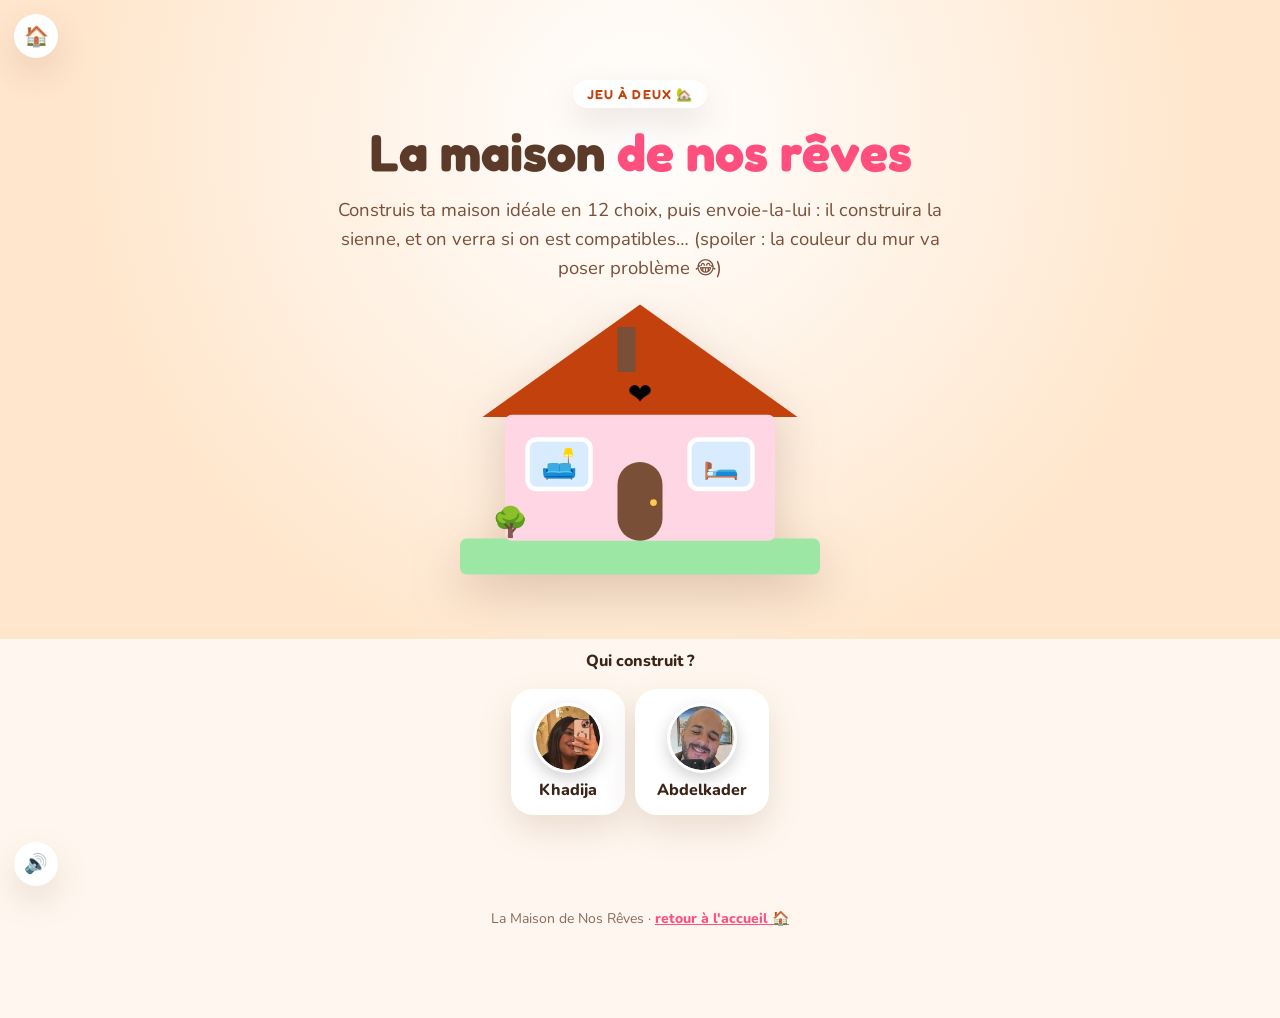
<file: maison/index.html>
<!doctype html>
<html lang="fr">
<head>
<meta charset="utf-8">
<meta name="viewport" content="width=device-width, initial-scale=1, viewport-fit=cover">
<meta name="theme-color" content="#f4a261">
<meta name="robots" content="noindex">
<title>La Maison de Nos Rêves</title>
<link rel="icon" href="data:image/svg+xml,%3Csvg xmlns='http://www.w3.org/2000/svg' viewBox='0 0 100 100'%3E%3Ctext y='.9em' font-size='90'%3E%F0%9F%8F%A1%3C/text%3E%3C/svg%3E">
<link rel="preconnect" href="https://fonts.googleapis.com"><link rel="preconnect" href="https://fonts.gstatic.com" crossorigin>
<link href="https://fonts.googleapis.com/css2?family=Caveat:wght@700&family=Fredoka:wght@500;600;700&family=Nunito:wght@400;700;800&display=swap" rel="stylesheet">
<link rel="stylesheet" href="../shared/love.css">
<style>
body{background:#fff7ef}
.hero{background:radial-gradient(circle at 50% 20%,#fff,#ffe6cc 70%)}
.house-wrap{position:relative;max-width:360px;margin:0 auto}
#house{width:100%;display:block;filter:drop-shadow(0 18px 24px rgba(122,79,56,.25))}
#house .wall{transition:fill .5s}
#house .emo{font-size:26px;transition:opacity .4s}
.step{background:#fff;border-radius:26px;box-shadow:var(--shadow);padding:18px;text-align:left}
.step .q{font-family:var(--display);font-weight:600;font-size:clamp(20px,5.4vw,24px);margin:6px 0 12px;color:var(--choco)}
.opts{display:grid;grid-template-columns:1fr 1fr;gap:8px}
.opt{background:#fff7ef;border:2px solid #f6dcc4;border-radius:16px;padding:12px 10px;font-weight:800;font-size:14.5px;display:flex;flex-direction:column;align-items:center;gap:4px;text-align:center;transition:transform .15s}
.opt:active{transform:scale(.95)}
.opt .e{font-size:28px}
.opt .sw{width:34px;height:34px;border-radius:50%;border:3px solid #fff;box-shadow:0 2px 6px rgba(0,0,0,.2)}
.opt.on{background:#ffe1c2;border-color:#f4a261}
.pbar{height:10px;border-radius:999px;background:#f6dcc4;overflow:hidden}
.pbar i{display:block;height:100%;background:#f4a261;transition:width .4s}
.who{display:flex;gap:10px;justify-content:center}
.who button{display:flex;flex-direction:column;align-items:center;gap:6px;background:#fff;border-radius:22px;box-shadow:var(--shadow);padding:14px 22px;font-weight:800}
.who .av{width:70px;height:70px}
.cmp{display:grid;gap:8px;text-align:left}
.row{background:#fff;border-radius:18px;box-shadow:var(--shadow);padding:12px 14px}
.row .ql{font-size:12.5px;font-weight:800;color:var(--muted)}
.row .ans{display:grid;grid-template-columns:1fr 1fr;gap:8px;margin-top:6px}
.row .ans div{border-radius:12px;padding:8px;font-weight:800;font-size:14px;display:flex;align-items:center;gap:6px}
.row .ans .av{width:24px;height:24px;border-width:2px}
.row.same{background:#e6f9ef}
.row .quip{font-size:13px;color:var(--choco-2);margin-top:6px;font-weight:700}
.score{font-family:var(--display);font-size:64px;color:#f4a261;line-height:1}
.hide{display:none!important}
</style>
</head>
<body>
<main>
<section class="scene hero center">
  <div class="wrap stack">
    <div data-reveal><span class="kicker" style="color:#c2410c">Jeu à deux 🏡</span></div>
    <h1 class="title" data-reveal>La maison <em>de nos rêves</em></h1>
    <p class="lead" data-reveal id="intro">Construis ta maison idéale en 12 choix, puis envoie-la-lui : il construira la sienne, et on verra si on est compatibles… (spoiler : la couleur du mur va poser problème 😂)</p>
    <div class="house-wrap" data-reveal>
      <svg id="house" viewBox="0 0 320 260" aria-label="La maison">
        <rect x="0" y="228" width="320" height="32" rx="6" fill="#9be7a3"/>
        <polygon points="160,20 20,120 300,120" fill="#c2410c"/>
        <rect x="140" y="40" width="16" height="40" fill="#7a4f38"/>
        <rect class="wall" x="40" y="118" width="240" height="112" rx="6" fill="#ffd6e3"/>
        <rect x="140" y="160" width="40" height="70" rx="20" fill="#7a4f38"/>
        <circle cx="172" cy="196" r="3" fill="#ffc94d"/>
        <rect x="60" y="140" width="56" height="44" rx="8" fill="#d9ecff" stroke="#fff" stroke-width="4"/>
        <rect x="204" y="140" width="56" height="44" rx="8" fill="#d9ecff" stroke="#fff" stroke-width="4"/>
        <text class="emo" id="e1" x="88" y="171" text-anchor="middle">🛋️</text>
        <text class="emo" id="e2" x="232" y="171" text-anchor="middle">🛏️</text>
        <text class="emo" id="e3" x="160" y="108" text-anchor="middle">❤️</text>
        <text class="emo" id="e4" x="28" y="222">🌳</text>
        <text class="emo" id="e5" x="270" y="222"></text>
        <text class="emo" id="e6" x="208" y="222"></text>
        <text class="emo" id="e7" x="92" y="222"></text>
      </svg>
    </div>
  </div>
</section>
<section class="scene" style="padding-top:10px">
  <div class="wrap stack">
    <div id="pickWho" class="center stack"><p style="font-weight:800">Qui construit ?</p><div class="who"><button data-w="her"><img class="av" src="../anniversaire/img/elle.png" alt="">Khadija</button><button data-w="him"><img class="av" src="../anniversaire/img/lui.png" alt="">Abdelkader</button></div></div>
    <div id="game" class="hide stack"><div class="pbar"><i id="pb"></i></div><div class="step" id="step"></div></div>
    <div id="result" class="hide stack center"></div>
  </div>
</section>
<footer>La Maison de Nos Rêves · <a href="../nous-deux/">retour à l'accueil 🏠</a></footer>
</main>
<script src="../shared/love.js"></script>
<script>
(() => {
  const { $, $$, S, toast, burstAt, party, splitTitles, reveal, avL, avE, wa } = L;
  const Q = [
    ["Dans quelle ville ?", [["🏙️", "Casablanca"], ["🏛️", "Rabat"], ["🌴", "Marrakech"], ["🌊", "Tanger"], ["✈️", "À l'étranger"], ["🏔️", "Ifrane"]]],
    ["Quel genre de maison ?", [["🏢", "Appart en ville"], ["🏡", "Maison + jardin"], ["🏊", "Villa + piscine"], ["🕌", "Un riad"]]],
    ["La couleur du mur du salon 🎨", [["#ffd6e3", "Rose poudré"], ["#c8e6c9", "Vert sauge"], ["#cfe8ff", "Bleu ciel"], ["#efe3d3", "Beige"], ["#ffffff", "Blanc"], ["#e2a07a", "Terracotta"]], "color"],
    ["Le style de déco", [["✨", "Moderne minimaliste"], ["🏺", "Marocain traditionnel"], ["🪴", "Bohème cosy"], ["🧱", "Industriel"]]],
    ["Combien d'enfants ?", [["👶", "1"], ["👧👦", "2"], ["👨‍👩‍👧‍👦", "3"], ["🏫", "4 et plus"], ["🤪", "On verra sans devenir fous"]]],
    ["Un animal ?", [["🐱", "Un chat"], ["🐶", "Un chien"], ["🐹", "Un hamster (comme Doctora)"], ["🚫", "Aucun"]]],
    ["Qui cuisine ?", [["👨‍🍳", "Lui"], ["👩‍🍳", "Elle"], ["🧑‍🤝‍🧑", "Ensemble"], ["🍟", "McDo, évidemment"]]],
    ["La pièce rien qu'à elle", [["🩺", "Un bureau de docteure"], ["👗", "Un dressing géant"], ["📚", "Un coin lecture"], ["🧘‍♀️", "Une salle de sport"]]],
    ["La pièce rien qu'à lui", [["🎮", "Un setup gaming"], ["💻", "Un bureau de dev"], ["⚽", "Une salle foot (écran géant)"], ["🚗", "Un garage pour la 308"]]],
    ["La chambre", [["🛏️", "Lit king size"], ["👑", "Lit à baldaquin"], ["☁️", "Matelas cocon au sol"], ["🌌", "Plafond étoilé"]]],
    ["Le rituel du soir", [["🎬", "Film + plaid"], ["🗣️", "Parler jusqu'à 2h"], ["😴", "Dodo à 22h (lol)"], ["🤗", "Câlins"]]],
    ["La lune de miel", [["🏝️", "Bali"], ["🕌", "Istanbul"], ["🐠", "Maldives"], ["🇪🇸", "Espagne"], ["🗾", "Japon"]]],
  ];
  const QUIP = { 2: "🎨 La dispute du mur est officiellement ouverte (comme prévu dans la lettre).", 4: "👶 Rappel : la réponse officielle, c'est « on verra sans devenir fous ».", 6: "🍳 Il faudra un planning de cuisine. Ou un abonnement McDo.", 10: "🌙 Statistiquement, ce sera « parler jusqu'à 2h » (31 055 messages à 2h du mat).", 11: "🌍 Solution : les deux. Une lune de miel en deux étapes." };
  const NAME = { her: "Khadija", him: "Abdelkader" };
  const hp = new URLSearchParams(location.hash.slice(1)); const pFrom = hp.get("from"), pA = hp.get("a");
  const partner = pFrom && pA && pA.length === Q.length ? { who: pFrom, a: [...pA].map(Number) } : null;
  let me = null, ans = [], i = 0;
  if (partner) { $("#intro").innerHTML = `<b>${NAME[partner.who]}</b> a construit sa maison idéale 🏡 À toi de construire la tienne… puis on compare !`; }
  const paintHouse = (a) => {
    if (a[2] != null) $("#house .wall").setAttribute("fill", Q[2][1][a[2]][0]);
    const em = (k, q) => a[q] != null ? Q[q][1][a[q]][0] : "";
    $("#e1").textContent = a[3] != null ? em(1, 3) : "🛋️"; $("#e2").textContent = a[9] != null ? em(1, 9) : "🛏️";
    $("#e3").textContent = a[1] != null ? em(1, 1) : "❤️"; $("#e5").textContent = a[5] != null && a[5] !== 3 ? em(1, 5) : "";
    $("#e6").textContent = a[4] != null ? em(1, 4).slice(0, 4) : ""; $("#e7").textContent = a[6] != null ? em(1, 6) : "";
  };
  $$("#pickWho button").forEach(b => b.onclick = () => { me = b.dataset.w; if (partner && partner.who === me) { toast("C'est l'autre qui doit répondre maintenant 😌"); } $("#pickWho").classList.add("hide"); $("#game").classList.remove("hide"); show(); S.pop(); });
  if (partner) { const other = partner.who === "her" ? "him" : "her"; $$("#pickWho button").forEach(b => { if (b.dataset.w === partner.who) b.classList.add("hide"); }); }
  function show() {
    $("#pb").style.width = (i / Q.length * 100) + "%";
    const [q, opts, kind] = Q[i];
    $("#step").innerHTML = `<p class="small" style="font-weight:800">Choix ${i + 1}/${Q.length}</p><p class="q">${q}</p><div class="opts">${opts.map(([e, t], k) => `<button class="opt" data-k="${k}">${kind === "color" ? `<span class="sw" style="background:${e}"></span>` : `<span class="e">${e}</span>`}${t}</button>`).join("")}</div>`;
    $$(".opt", $("#step")).forEach(b => b.onclick = () => { b.classList.add("on"); ans[i] = +b.dataset.k; paintHouse(ans); S.good(); setTimeout(() => { i++; i < Q.length ? show() : finish(); }, 350); });
  }
  function finish() {
    $("#pb").style.width = "100%"; $("#game").classList.add("hide"); const R = $("#result"); R.classList.remove("hide"); party();
    const link = location.origin + location.pathname + (partner ? `#from=${partner.who}&a=${partner.a.join("")}&bw=${me}&b=${ans.join("")}` : `#from=${me}&a=${ans.join("")}`);
    let h = `<h2 class="title" style="font-size:32px">Ta maison est prête 🏡</h2>`;
    if (partner) {
      const same = ans.filter((v, k) => v === partner.a[k]).length, pct = Math.round(same / Q.length * 100);
      h += `<p class="score">${pct}%</p><p style="font-weight:800">de compatibilité immobilière ${pct >= 75 ? "💞 Les clés sont à vous !" : pct >= 50 ? "😌 Quelques négociations à prévoir" : "😂 Il va falloir deux maisons"}</p><div class="cmp">` +
        Q.map(([q, opts], k) => { const a = opts[ans[k]], b = opts[partner.a[k]], s = ans[k] === partner.a[k], mine = me === "her" ? avE : avL, his = partner.who === "her" ? avE : avL; return `<div class="row${s ? " same" : ""}"><span class="ql">${q} ${s ? "✅" : ""}</span><div class="ans"><div style="background:#fff7ef">${mine}${a[1]}</div><div style="background:#fff7ef">${his}${b[1]}</div></div>${!s && QUIP[k] ? `<p class="quip">${QUIP[k]}</p>` : ""}</div>`; }).join("") + `</div>`;
      if (pct >= 75) setTimeout(party, 600);
    } else {
      h += `<p class="lead">Maintenant, envoie ta maison à ${me === "her" ? "Abdelkader" : "Khadija"} : il/elle construit la sienne, et vous verrez votre % de compatibilité.</p>`;
    }
    h += `<button class="btn" id="send">${partner ? "Envoyer le résultat 💬" : "Lui envoyer ma maison 💬"}</button><button class="btn ghost small" id="redo" style="margin-top:8px">Recommencer</button>`;
    R.innerHTML = h;
    $("#send").onclick = () => wa(partner ? `🏡 J'ai construit ma maison aussi ! Compare nos réponses ici : ${link}` : `🏡 J'ai construit la maison de nos rêves ! À toi de construire la tienne, et on verra si on est compatibles 😌 ${link}`);
    $("#redo").onclick = () => { ans = []; i = 0; R.classList.add("hide"); $("#game").classList.remove("hide"); show(); };
    R.scrollIntoView({ behavior: "smooth", block: "start" });
  }
  const pB = hp.get("b"), pBW = hp.get("bw");
  if (partner && pB && pBW && pB.length === Q.length) { me = pBW; ans = [...pB].map(Number); paintHouse(ans); $("#pickWho").classList.add("hide"); $("#intro").innerHTML = `Le verdict est tombé : voici vos deux maisons, comparées 🏡`; setTimeout(finish, 400); }
  splitTitles(); reveal();
})();
</script>
</body>
</html>
</file>
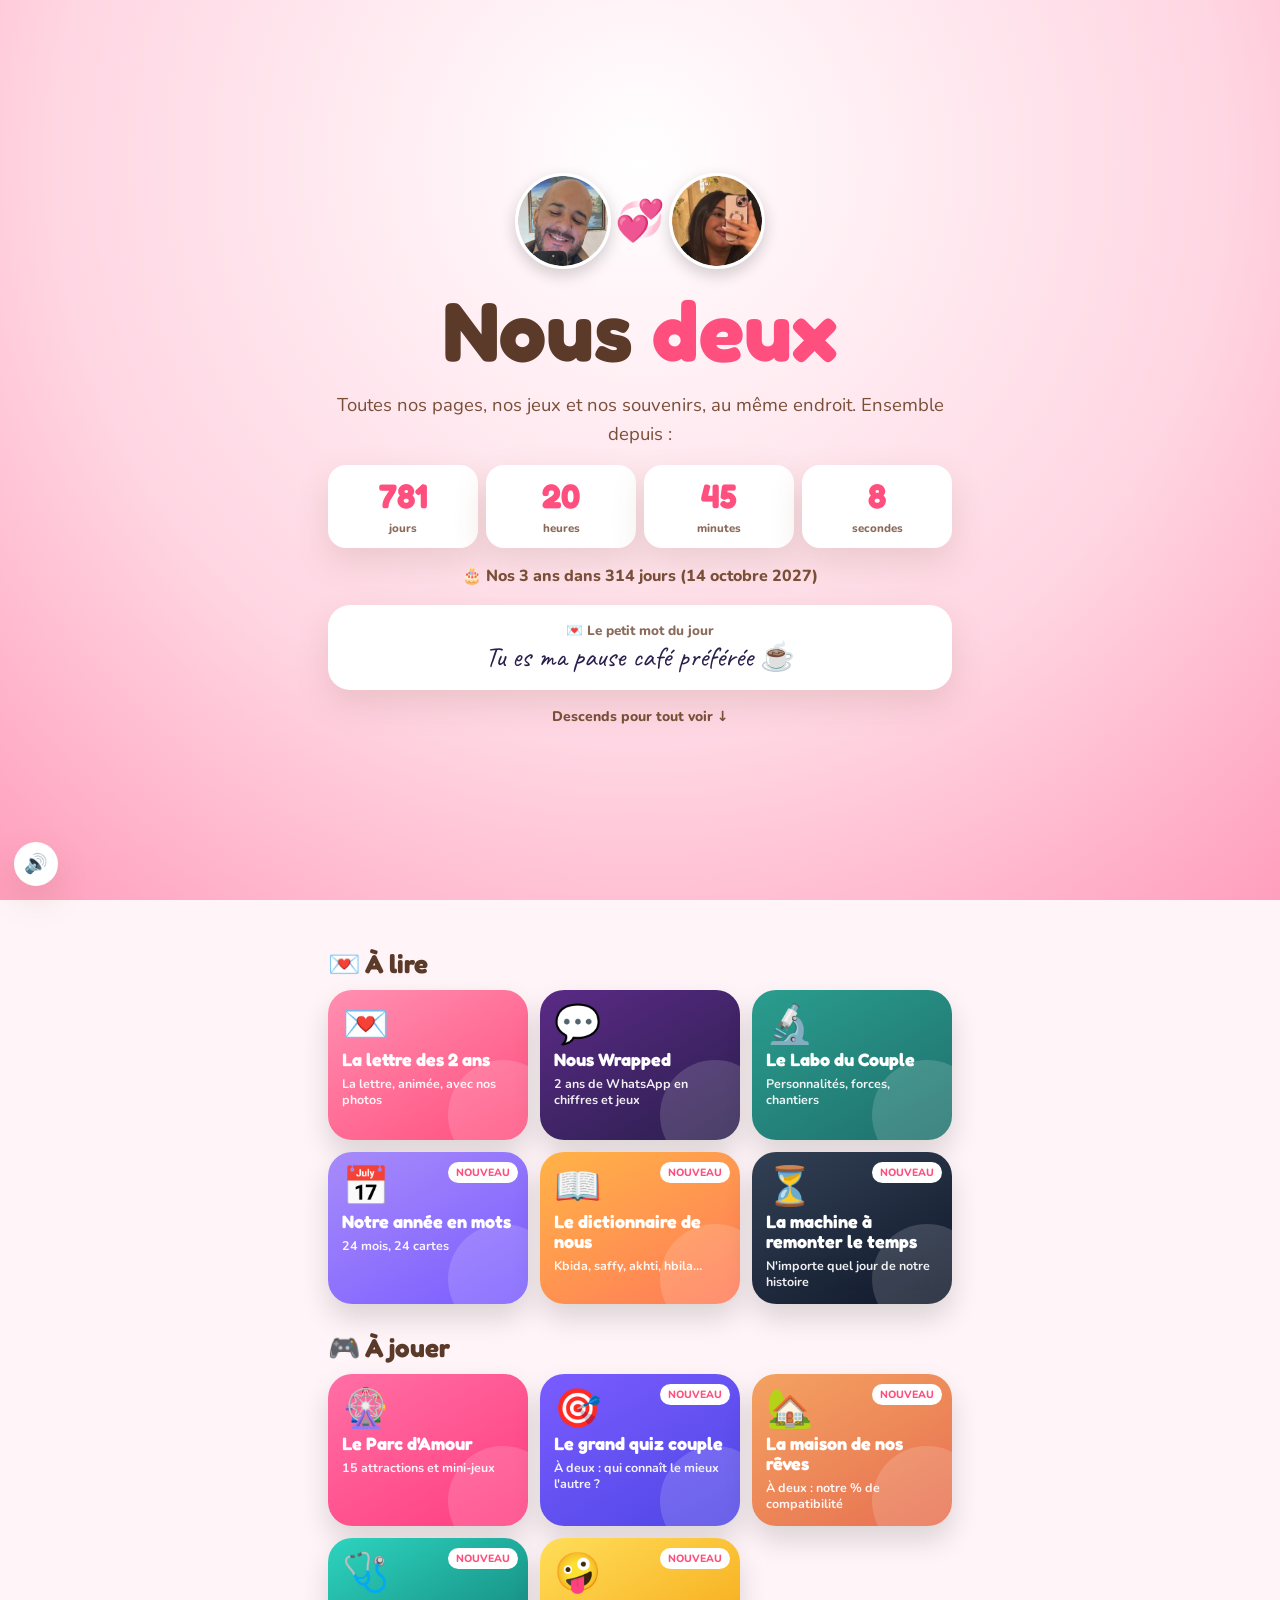
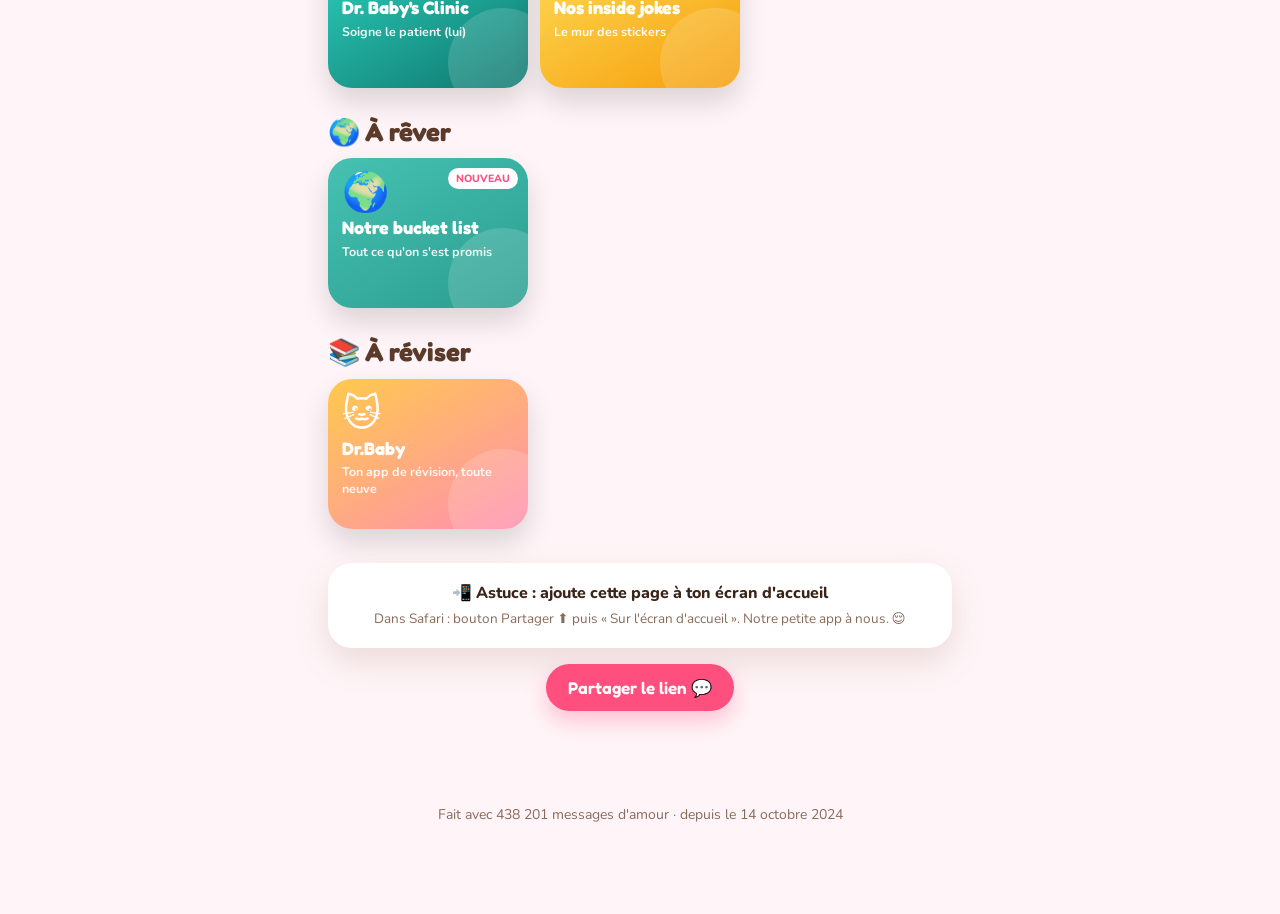
<file: nous-deux/index.html>
<!doctype html>
<html lang="fr">
<head>
<meta charset="utf-8">
<meta name="viewport" content="width=device-width, initial-scale=1, viewport-fit=cover">
<meta name="theme-color" content="#ff4f7e">
<meta name="apple-mobile-web-app-capable" content="yes">
<meta name="apple-mobile-web-app-title" content="Nous deux">
<meta name="robots" content="noindex">
<title>Nous deux</title>
<link rel="icon" href="data:image/svg+xml,%3Csvg xmlns='http://www.w3.org/2000/svg' viewBox='0 0 100 100'%3E%3Ctext y='.9em' font-size='90'%3E%F0%9F%92%9E%3C/text%3E%3C/svg%3E">
<link rel="apple-touch-icon" href="../anniversaire/img/elle.png">
<link rel="preconnect" href="https://fonts.googleapis.com"><link rel="preconnect" href="https://fonts.gstatic.com" crossorigin>
<link href="https://fonts.googleapis.com/css2?family=Caveat:wght@700&family=Fredoka:wght@500;600;700&family=Nunito:wght@400;700;800&display=swap" rel="stylesheet">
<link rel="stylesheet" href="../shared/love.css">
<style>
body{background:var(--mallow)}
.hero{min-height:100svh;display:flex;align-items:center;background:radial-gradient(circle at 50% 18%,#fff,#ffd6e3 60%,#ff9ebd)}
.couple{display:flex;justify-content:center;align-items:center;gap:4px}
.couple .av{width:96px;height:96px}
.couple .l{animation:lean 2s ease-in-out infinite}.couple .r{animation:lean 2s ease-in-out infinite reverse}
@keyframes lean{50%{transform:translateX(8px) rotate(6deg)}}
.couple .h{font-size:40px;animation:beat 1s ease-in-out infinite}
@keyframes beat{0%,100%{transform:scale(1)}15%{transform:scale(1.25)}30%{transform:scale(1)}45%{transform:scale(1.15)}}
.hero .title{font-size:clamp(46px,14vw,84px)}
.counter{display:grid;grid-template-columns:repeat(4,1fr);gap:8px}
.counter div{background:#fff;border-radius:18px;padding:10px 4px;box-shadow:var(--shadow)}
.counter b{display:block;font-family:var(--display);font-size:clamp(24px,7vw,34px);color:var(--rose);font-variant-numeric:tabular-nums}
.counter span{font-size:11.5px;font-weight:800;color:var(--muted)}
.note{background:#fff;border-radius:22px;padding:16px;box-shadow:var(--shadow)}
.note .hand{font-family:var(--hand);font-size:28px;color:var(--plum);line-height:1.15}
.next{font-weight:800;color:var(--choco-2)}
.group h2{font-size:26px;color:var(--choco);margin:30px 0 12px;display:flex;align-items:center;gap:8px}
.grid{display:grid;grid-template-columns:1fr 1fr;gap:12px}
@media (min-width:560px){.grid{grid-template-columns:1fr 1fr 1fr}}
.tile{position:relative;display:flex;flex-direction:column;gap:6px;border-radius:24px;padding:16px 14px 14px;color:#fff;text-decoration:none;box-shadow:0 14px 28px rgba(0,0,0,.14);min-height:150px;overflow:hidden;transition:transform .2s}
.tile:active{transform:scale(.96)}
.tile .e{font-size:38px;line-height:1}
.tile b{font-family:var(--display);font-size:18px;line-height:1.1}
.tile small{font-size:12.5px;font-weight:700;opacity:.92;line-height:1.3}
.tile .badge{position:absolute;top:10px;right:10px;background:#fff;color:var(--rose);font-size:10.5px;font-weight:800;border-radius:999px;padding:3px 8px}
.tile .seen{position:absolute;top:10px;right:10px;background:rgba(255,255,255,.95);color:#2fbf71;width:24px;height:24px;border-radius:50%;display:grid;place-items:center;font-size:13px;font-weight:800}
.tile::after{content:"";position:absolute;right:-30px;bottom:-30px;width:110px;height:110px;border-radius:50%;background:rgba(255,255,255,.15)}
.scroll-hint{font-size:14px;color:var(--choco-2);font-weight:800;animation:bob 1.6s infinite}
.share{display:flex;gap:10px;justify-content:center;flex-wrap:wrap}
</style>
</head>
<body data-home="no">
<main>
<section class="hero center">
  <div class="wrap stack">
    <div data-reveal class="couple"><img class="av l" src="../anniversaire/img/lui.png" alt="Abdelkader"><span class="h">💞</span><img class="av r" src="../anniversaire/img/elle.png" alt="Khadija"></div>
    <h1 class="title" data-reveal>Nous <em>deux</em></h1>
    <p class="lead" data-reveal>Toutes nos pages, nos jeux et nos souvenirs, au même endroit. Ensemble depuis :</p>
    <div class="counter" data-reveal><div><b id="cd">0</b><span>jours</span></div><div><b id="ch">0</b><span>heures</span></div><div><b id="cm">0</b><span>minutes</span></div><div><b id="cs">0</b><span>secondes</span></div></div>
    <p class="next" data-reveal id="next"></p>
    <div class="note" data-reveal><p class="small" style="font-weight:800">💌 Le petit mot du jour</p><p class="hand" id="note"></p></div>
    <p class="scroll-hint">Descends pour tout voir ↓</p>
  </div>
</section>
<section class="scene" style="padding-top:20px">
  <div class="wrap" id="groups"></div>
  <div class="wrap stack center" style="margin-top:34px">
    <div class="card" data-reveal><p style="font-weight:800">📲 Astuce : ajoute cette page à ton écran d'accueil</p><p class="small" style="margin-top:4px">Dans Safari : bouton Partager ⬆️ puis « Sur l'écran d'accueil ». Notre petite app à nous. 😌</p></div>
    <div class="share" data-reveal><button class="btn" id="shareBtn">Partager le lien 💬</button></div>
  </div>
</section>
<footer>Fait avec 438 201 messages d'amour · depuis le 14 octobre 2024</footer>
</main>
<script src="../shared/love.js"></script>
<script>
(() => {
  const { $, $$, store, S, splitTitles, reveal, wa } = L;
  const START = new Date("2024-10-14T01:18:00");
  const tick = () => { let s = Math.floor((Date.now() - START) / 1000); const d = Math.floor(s / 86400); s -= d * 86400; const h = Math.floor(s / 3600); s -= h * 3600; const m = Math.floor(s / 60); s -= m * 60; $("#cd").textContent = d.toLocaleString("fr-FR"); $("#ch").textContent = h; $("#cm").textContent = m; $("#cs").textContent = s; };
  tick(); setInterval(tick, 1000);
  (() => { const now = new Date(); let y = now.getFullYear(); let a = new Date(y, 9, 14); if (a < now) a = new Date(++y, 9, 14); const days = Math.ceil((a - now) / 864e5), n = y - 2024; $("#next").textContent = days === 0 ? `🎉 C'est aujourd'hui ! Joyeux ${n} ans !` : `🎂 Nos ${n} ans dans ${days} jour${days > 1 ? "s" : ""} (14 octobre ${y})`; })();
  const NOTES = ["Kbida ntina. Hbiba ntina.", "Tu es ma pause café préférée ☕", "Mon cœur ne bat que pour toi.", "Même dans 70 ans, tu seras ma hbila.", "Le meilleur swipe de toute ma vie 🐝", "Descend 😌 (pour un câlin)", "Tu me manques déjà. C'est pas normal.", "Ma docteure préférée de l'univers 🩺", "Je te choisis. Encore. Et encore.", "Tu sens bon (c'est elle qui l'a dit en premier) 😌", "Reeee. Buna seară. Je t'aime.", "Un McDo à 2h du matin ? 🍟", "Ta présence a fait de moi une autre personne.", "Safi ana wlit kanbghik. Depuis le 26 octobre 2024.", "Ma vie, mon omri, ma kbidti."];
  $("#note").textContent = NOTES[Math.floor(Date.now() / 864e5) % NOTES.length];
  const G = [
    ["💌 À lire", [["../anniversaire/", "💌", "La lettre des 2 ans", "La lettre, animée, avec nos photos", "#ff8fb1,#ff4f7e"], ["../nous/", "💬", "Nous Wrapped", "2 ans de WhatsApp en chiffres et jeux", "#5b2a86,#2a1f4d"], ["../labo/", "🔬", "Le Labo du Couple", "Personnalités, forces, chantiers", "#2a9d8f,#1f6f6b"], ["../annee/", "📅", "Notre année en mots", "24 mois, 24 cartes", "#a78bfa,#7a5cff", 1], ["../dico/", "📖", "Le dictionnaire de nous", "Kbida, saffy, akhti, hbila…", "#ffb347,#ff7a59", 1], ["../temps/", "⏳", "La machine à remonter le temps", "N'importe quel jour de notre histoire", "#334155,#0f172a", 1]]],
    ["🎮 À jouer", [["../jeux/", "🎡", "Le Parc d'Amour", "15 attractions et mini-jeux", "#ff6fa5,#ff3d7f"], ["../quiz/", "🎯", "Le grand quiz couple", "À deux : qui connaît le mieux l'autre ?", "#7a5cff,#4f46e5", 1], ["../maison/", "🏡", "La maison de nos rêves", "À deux : notre % de compatibilité", "#f4a261,#e76f51", 1], ["../clinique/", "🩺", "Dr. Baby's Clinic", "Soigne le patient (lui)", "#2dd4bf,#0f766e", 1], ["../blagues/", "🤪", "Nos inside jokes", "Le mur des stickers", "#ffde59,#f59e0b", 1]]],
    ["🌍 À rêver", [["../bucket/", "🌍", "Notre bucket list", "Tout ce qu'on s'est promis", "#46c2b2,#2a9d8f", 1]]],
    ["📚 À réviser", [["../", "🐱", "Dr.Baby", "Ton app de révision, toute neuve", "#ffc94d,#ff8fb1"]]],
  ];
  const seen = new Set(store.get("hub-seen", []));
  $("#groups").innerHTML = G.map(([t, items]) => `<div class="group"><h2 data-reveal>${t}</h2><div class="grid">${items.map(([href, e, title, d, grad, isNew], k) => `<a class="tile" data-reveal style="--d:${k * .06}s;background:linear-gradient(150deg,${grad})" href="${href}" data-href="${href}"><span class="e">${e}</span><b>${title}</b><small>${d}</small>${seen.has(href) ? `<span class="seen">✓</span>` : isNew ? `<span class="badge">NOUVEAU</span>` : ""}</a>`).join("")}</div></div>`).join("");
  $$(".tile").forEach(a => a.addEventListener("click", () => { seen.add(a.dataset.href); store.set("hub-seen", [...seen]); S.pop(); }));
  $("#shareBtn").onclick = () => wa("💞 Toutes nos pages au même endroit : " + location.origin + location.pathname);
  splitTitles(); reveal();
})();
</script>
</body>
</html>
</file>
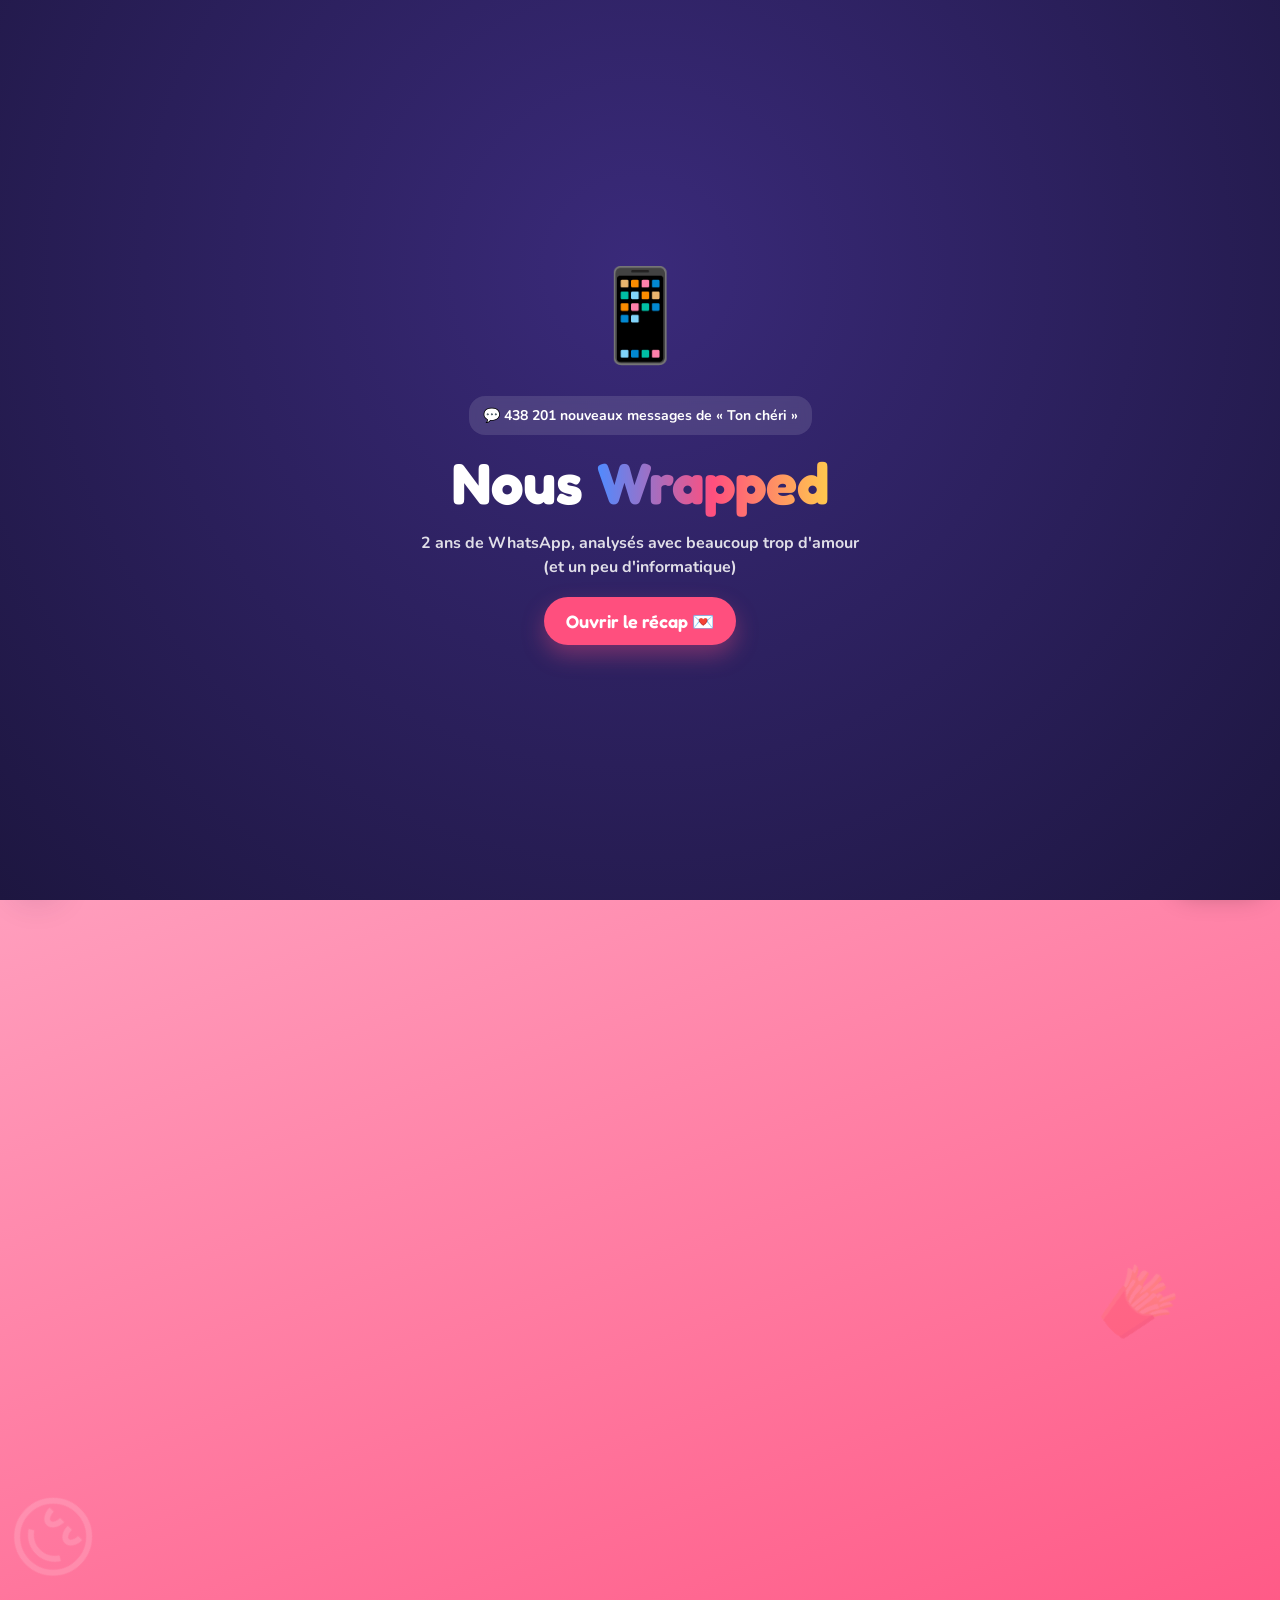
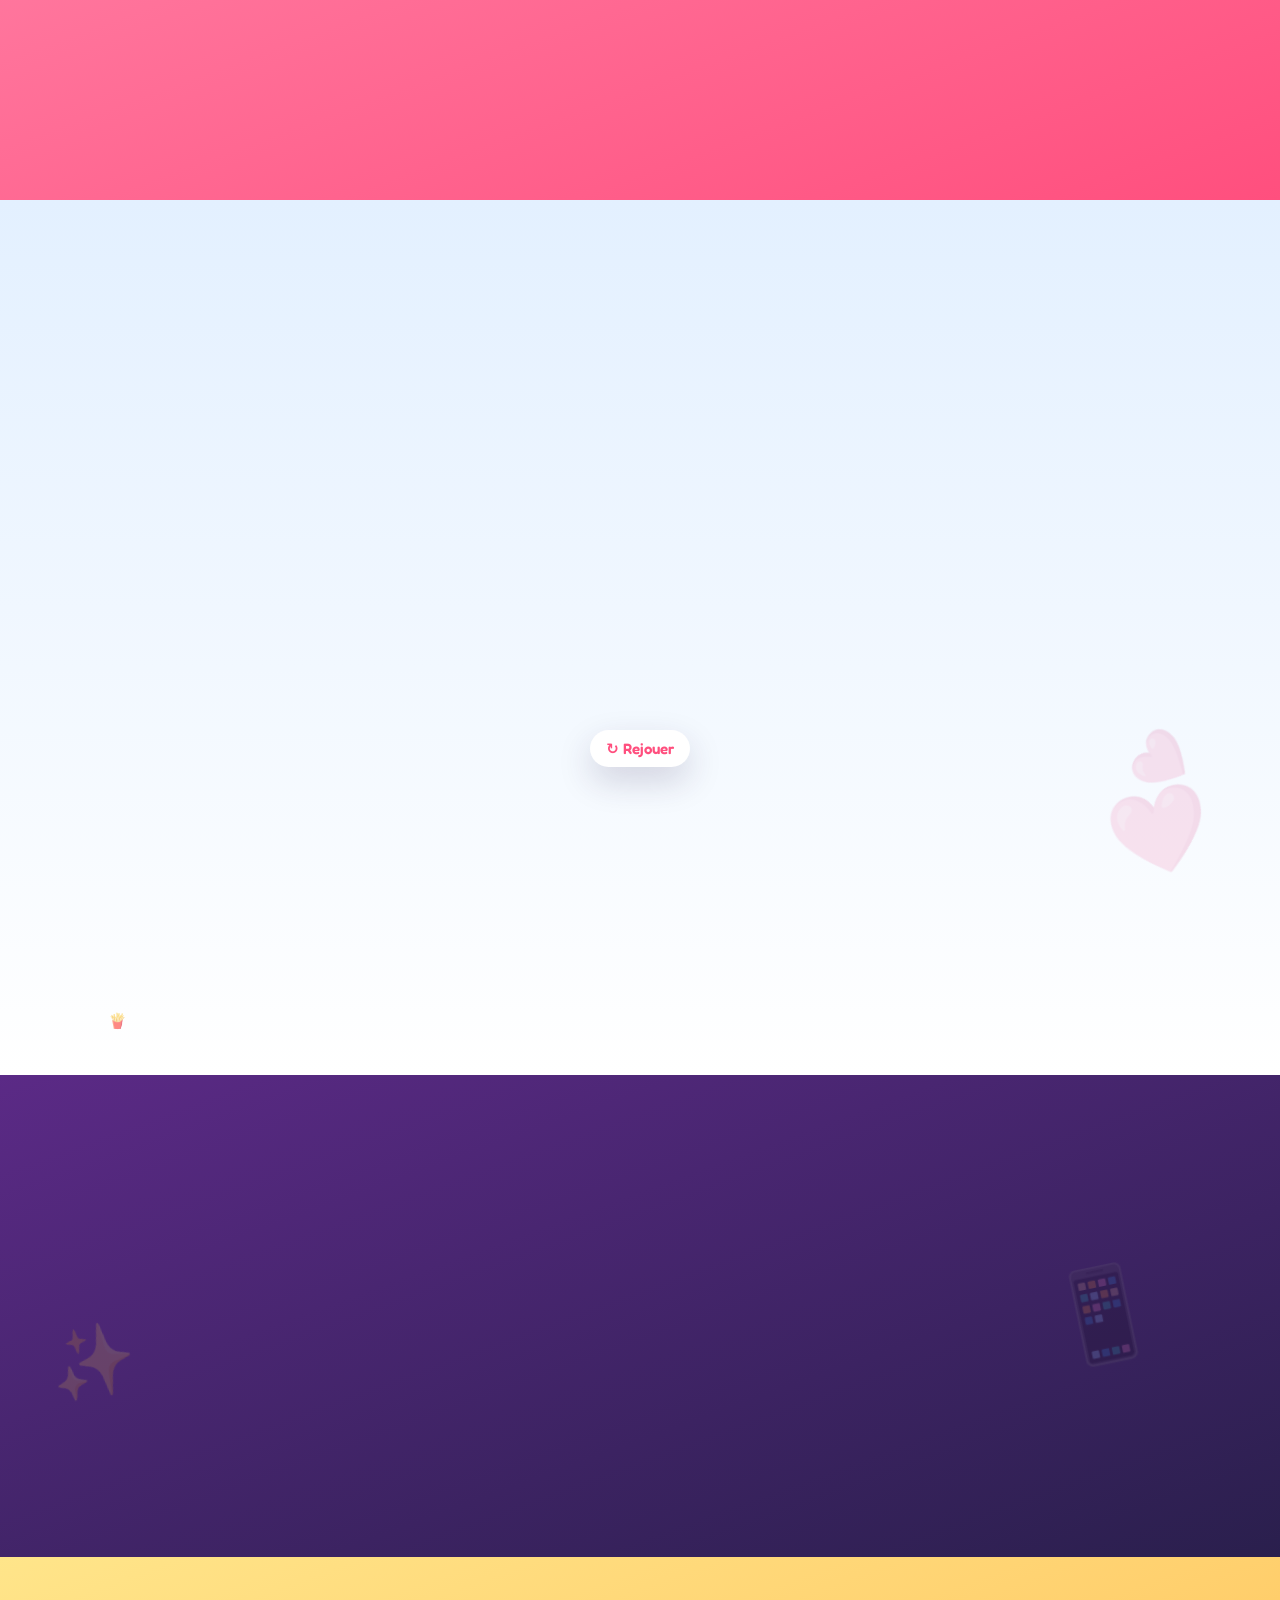
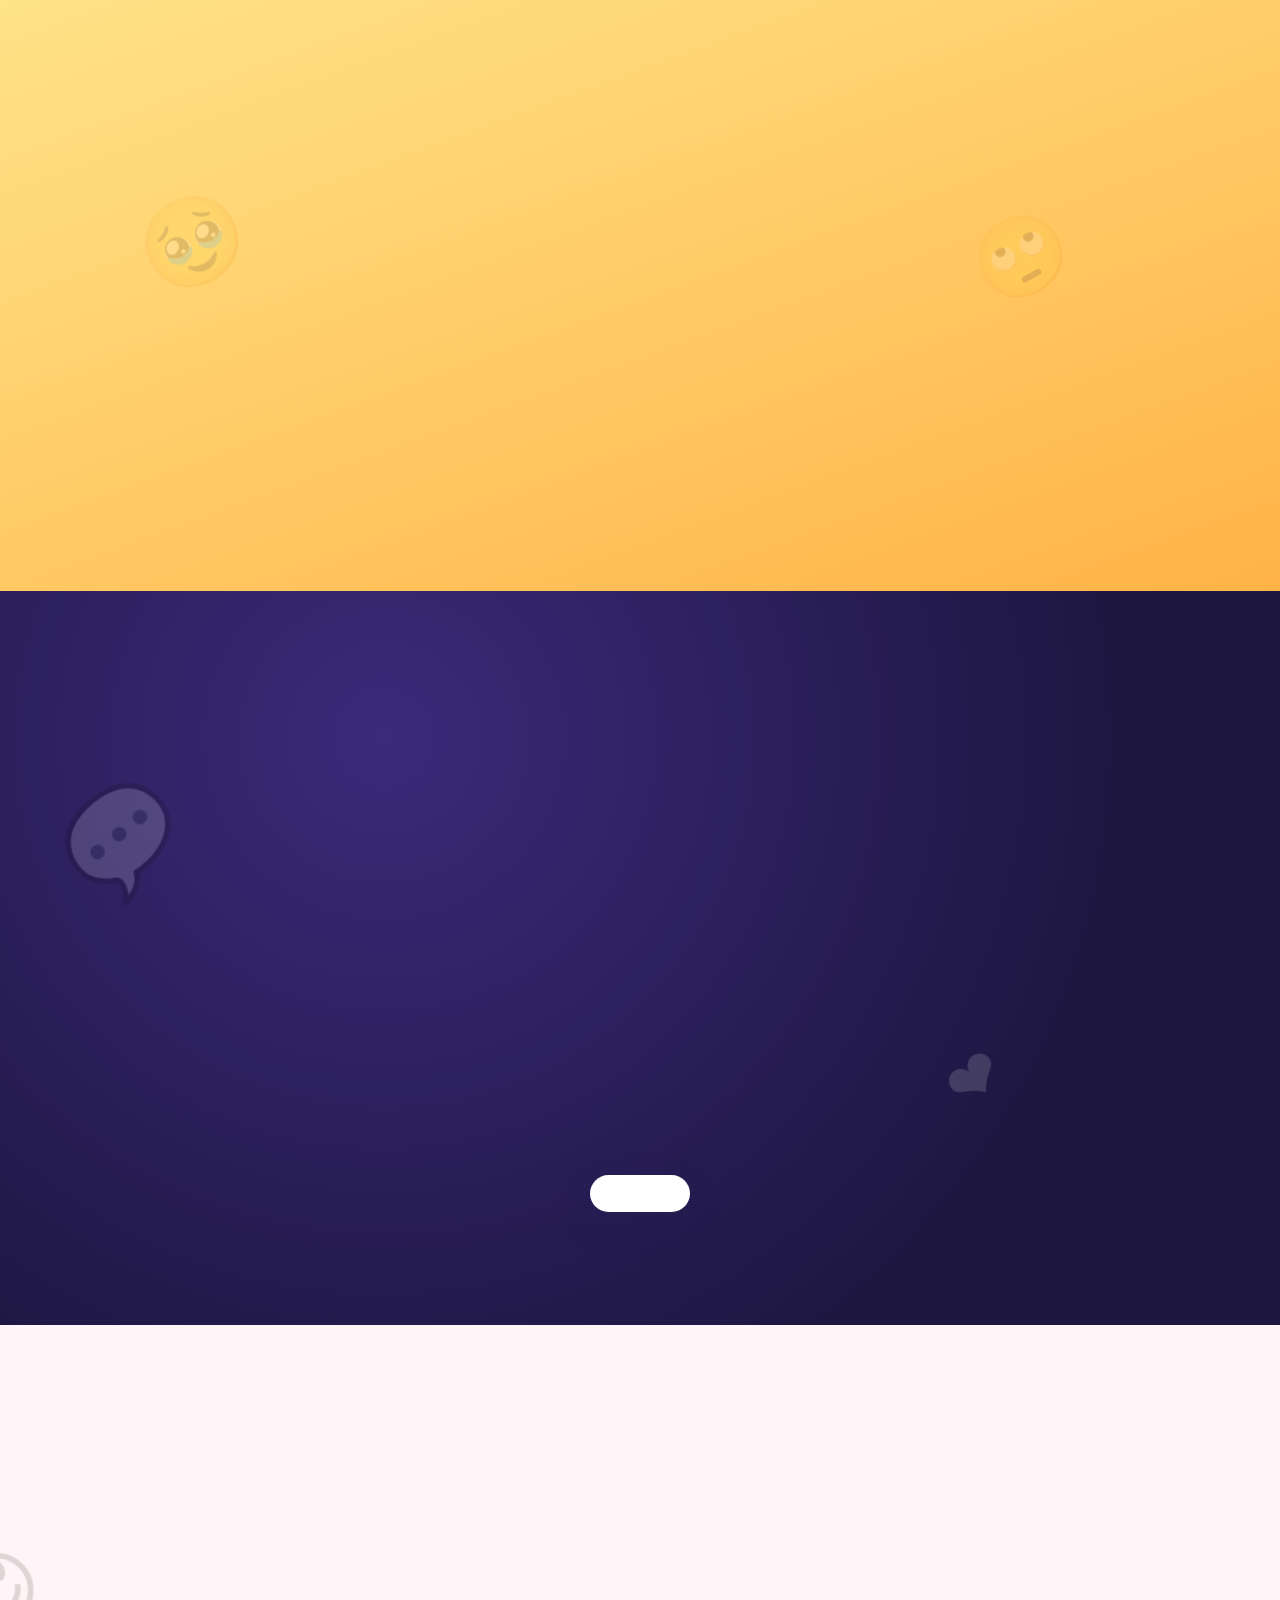
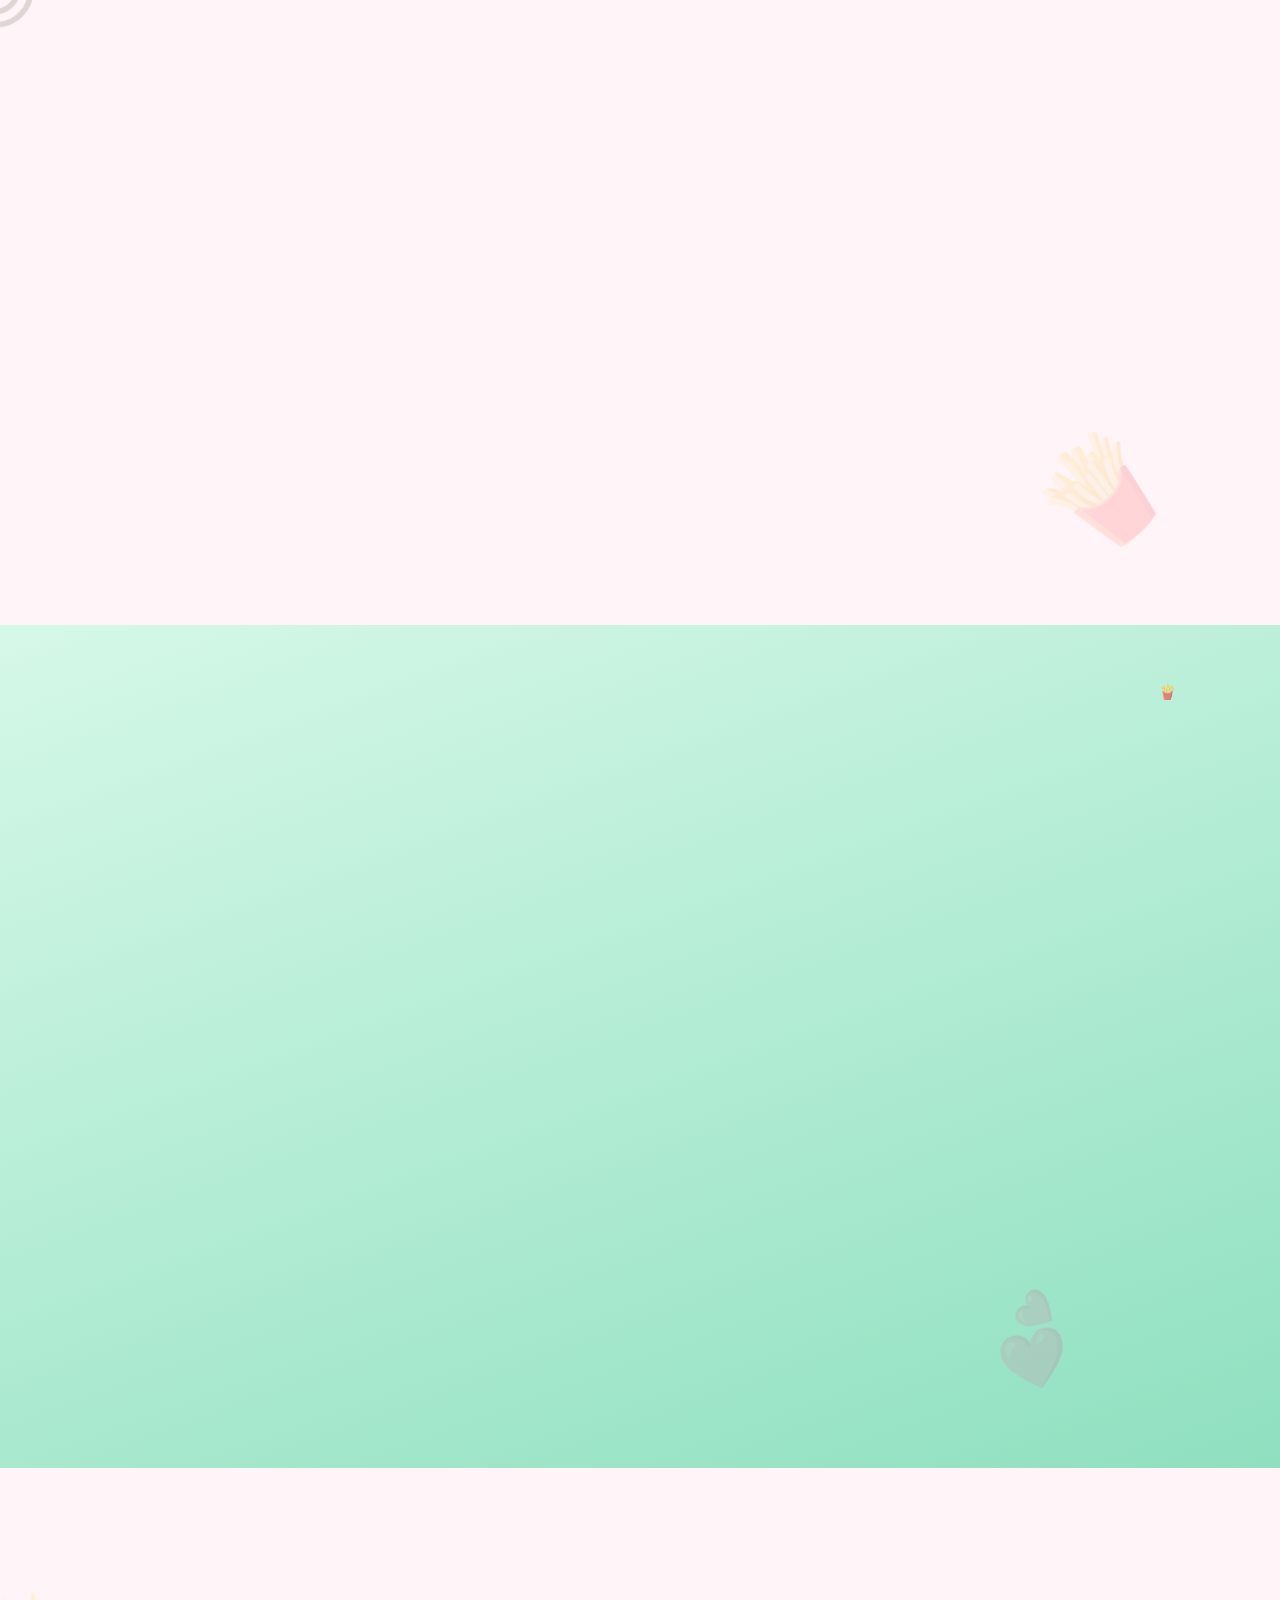
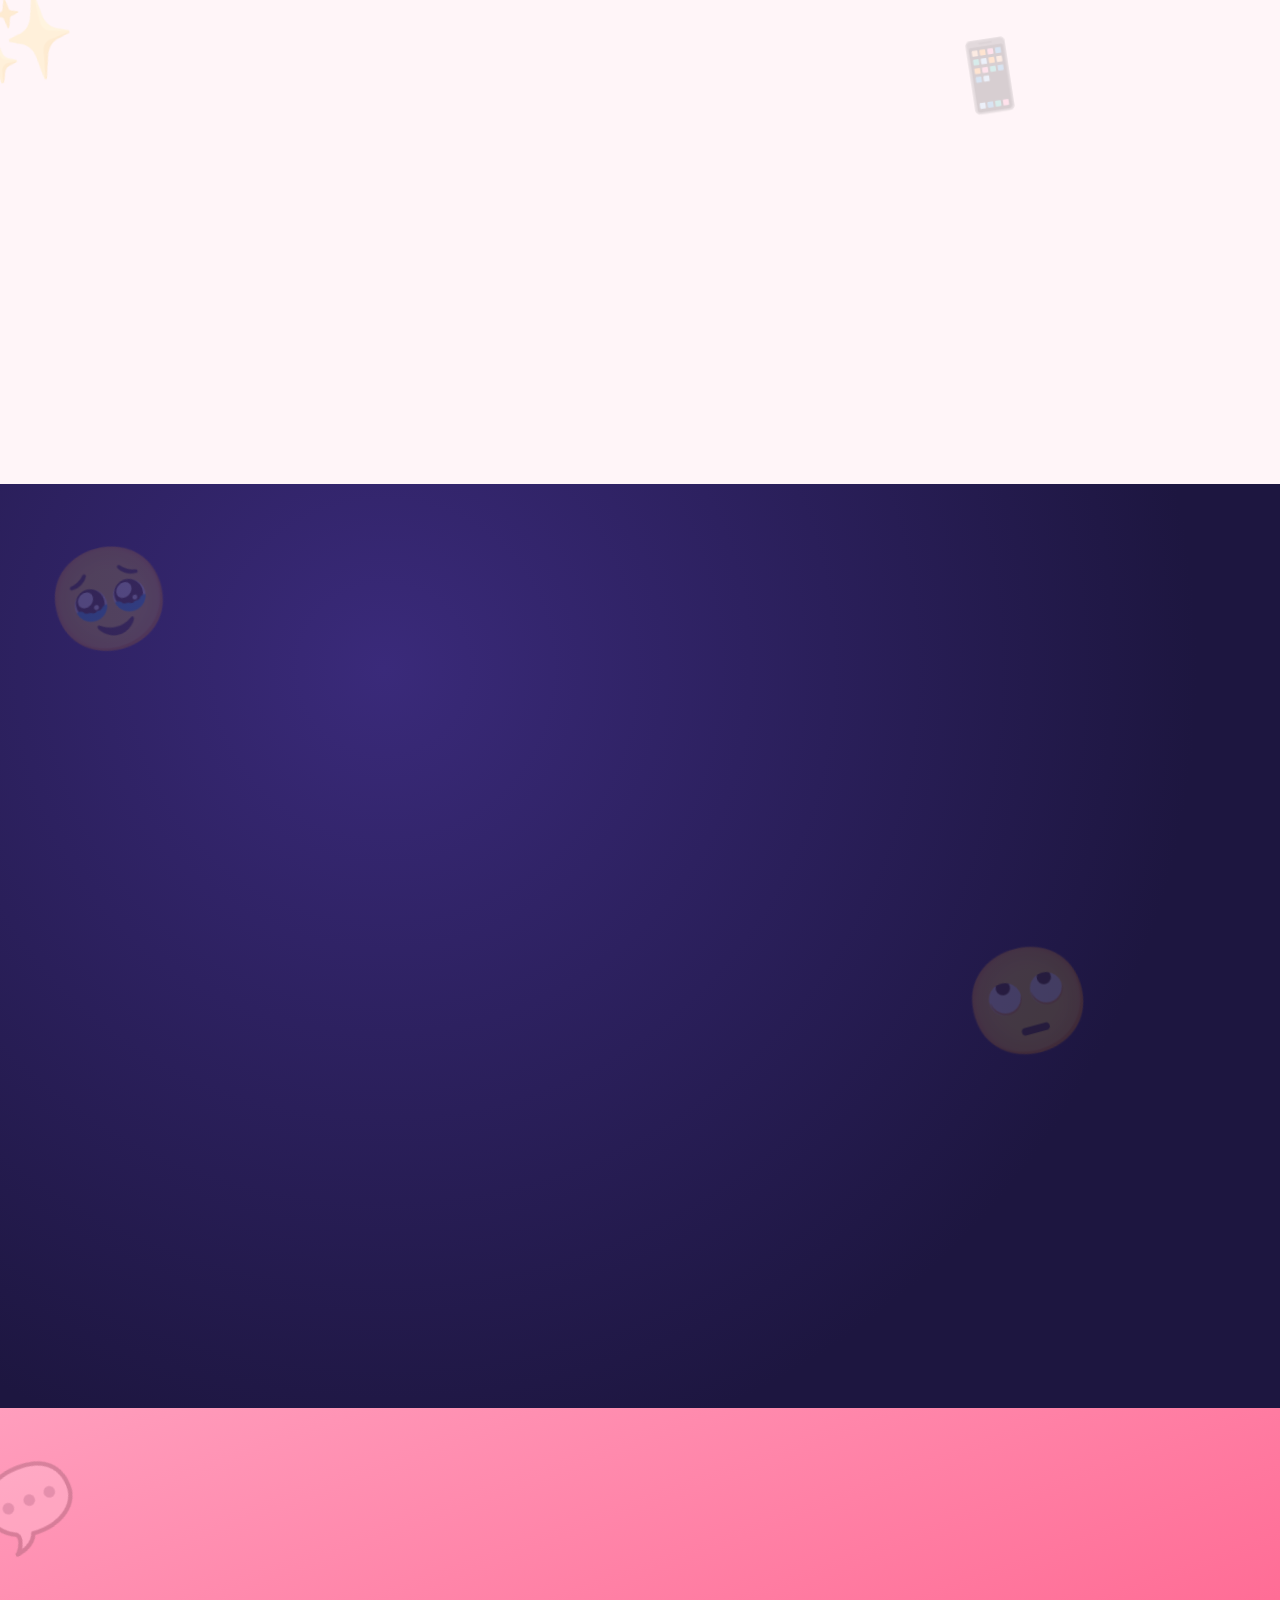
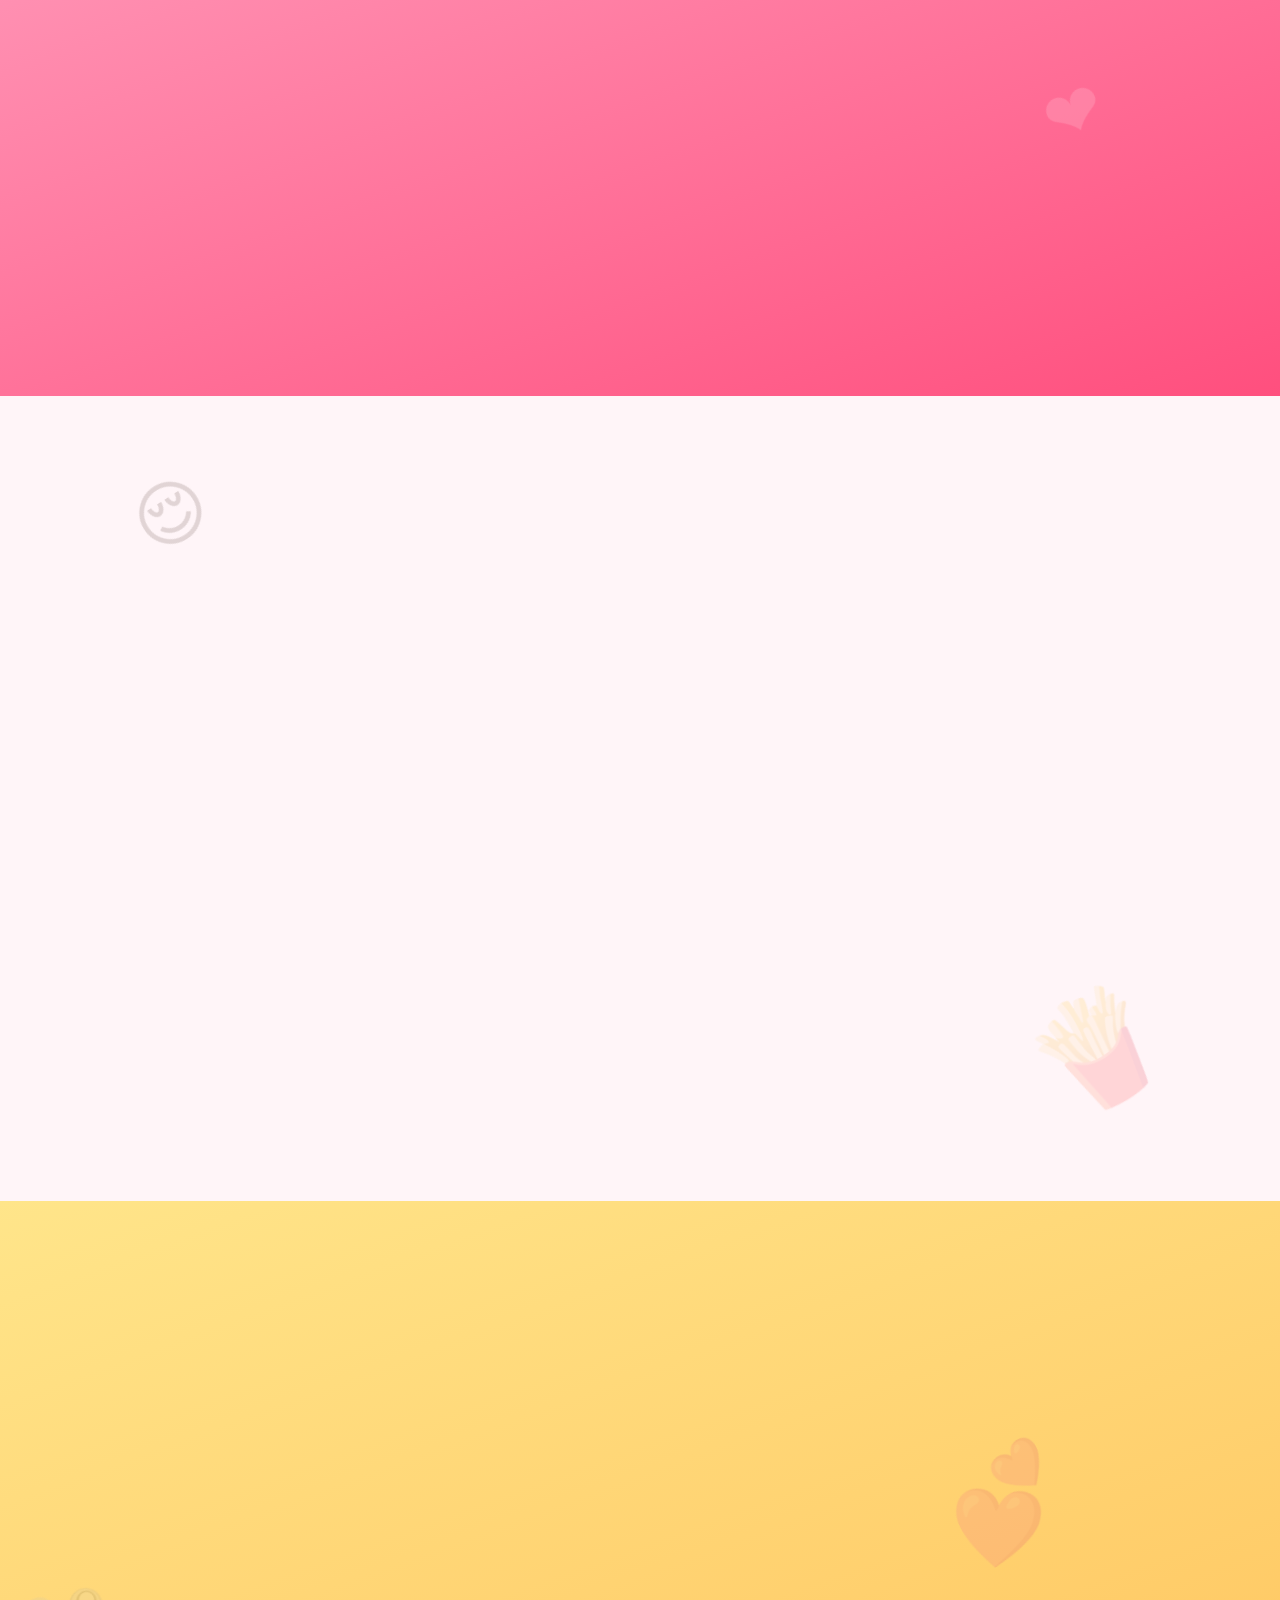
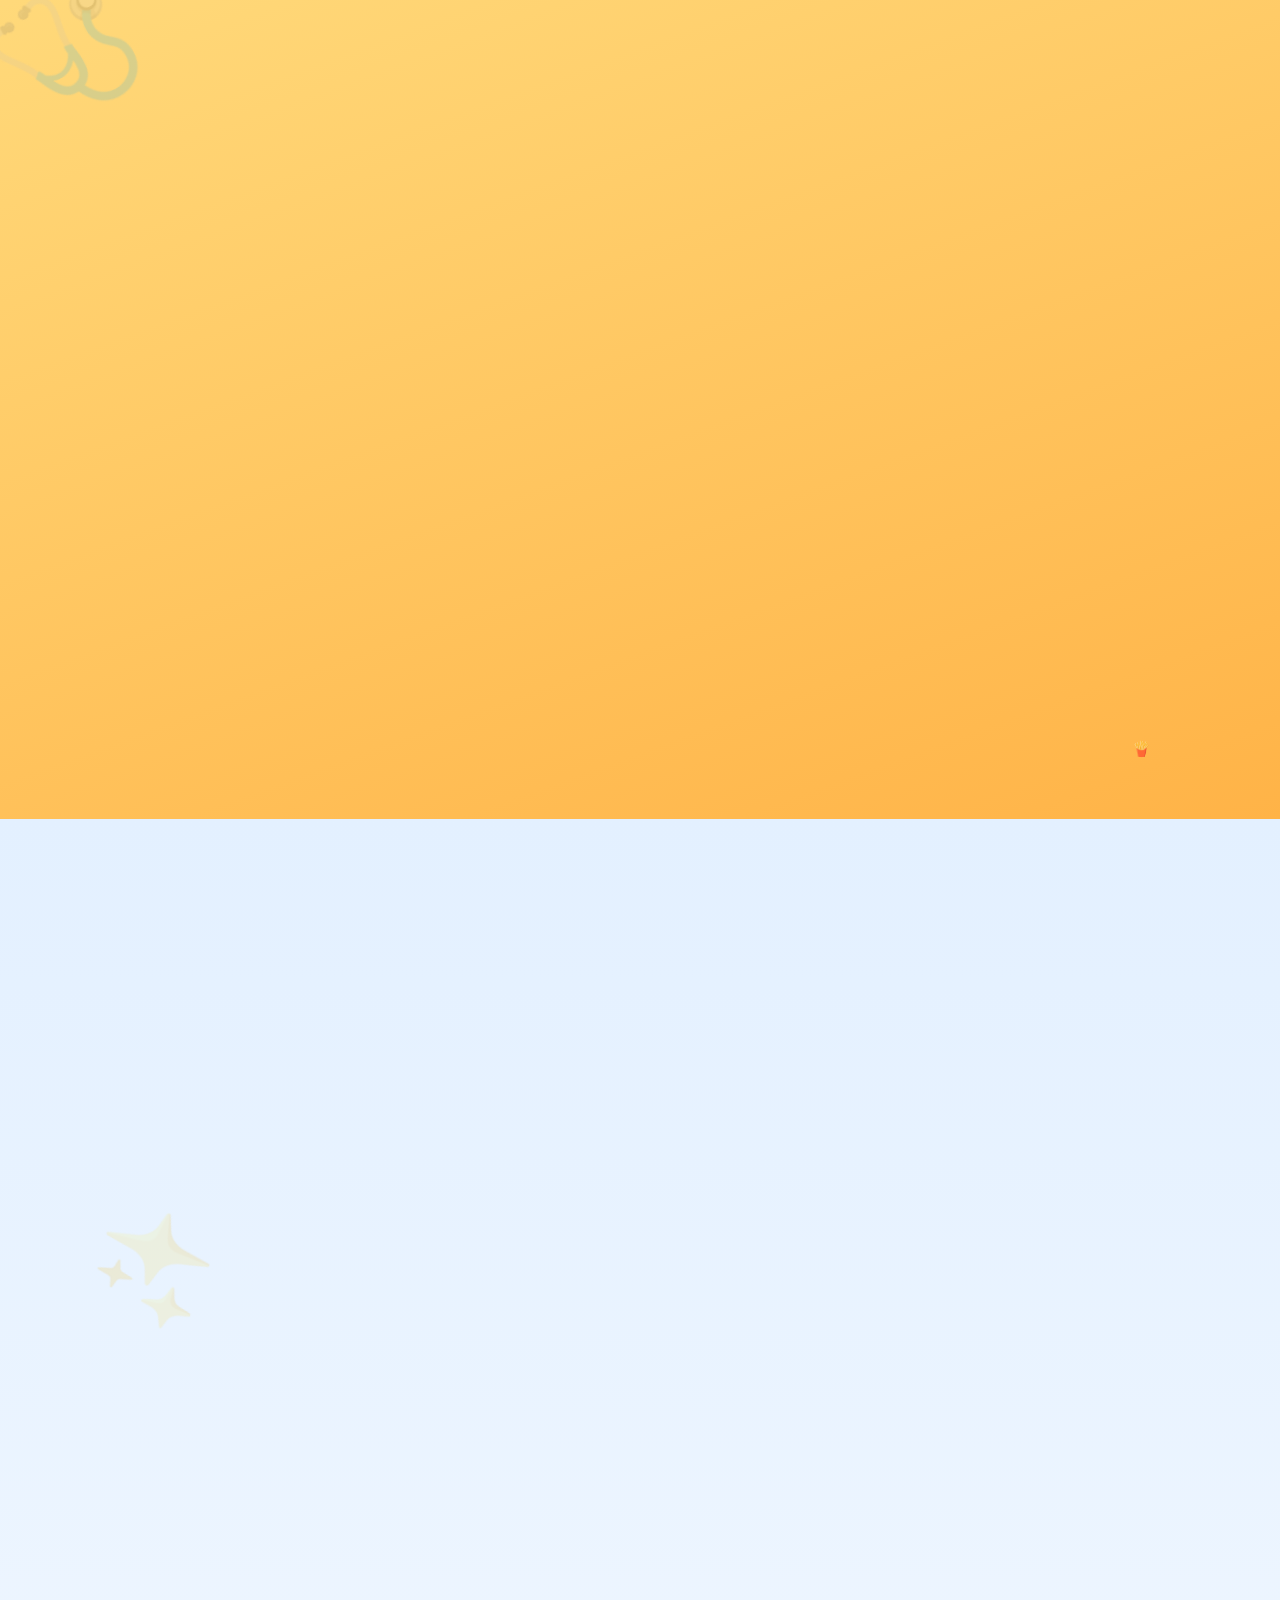
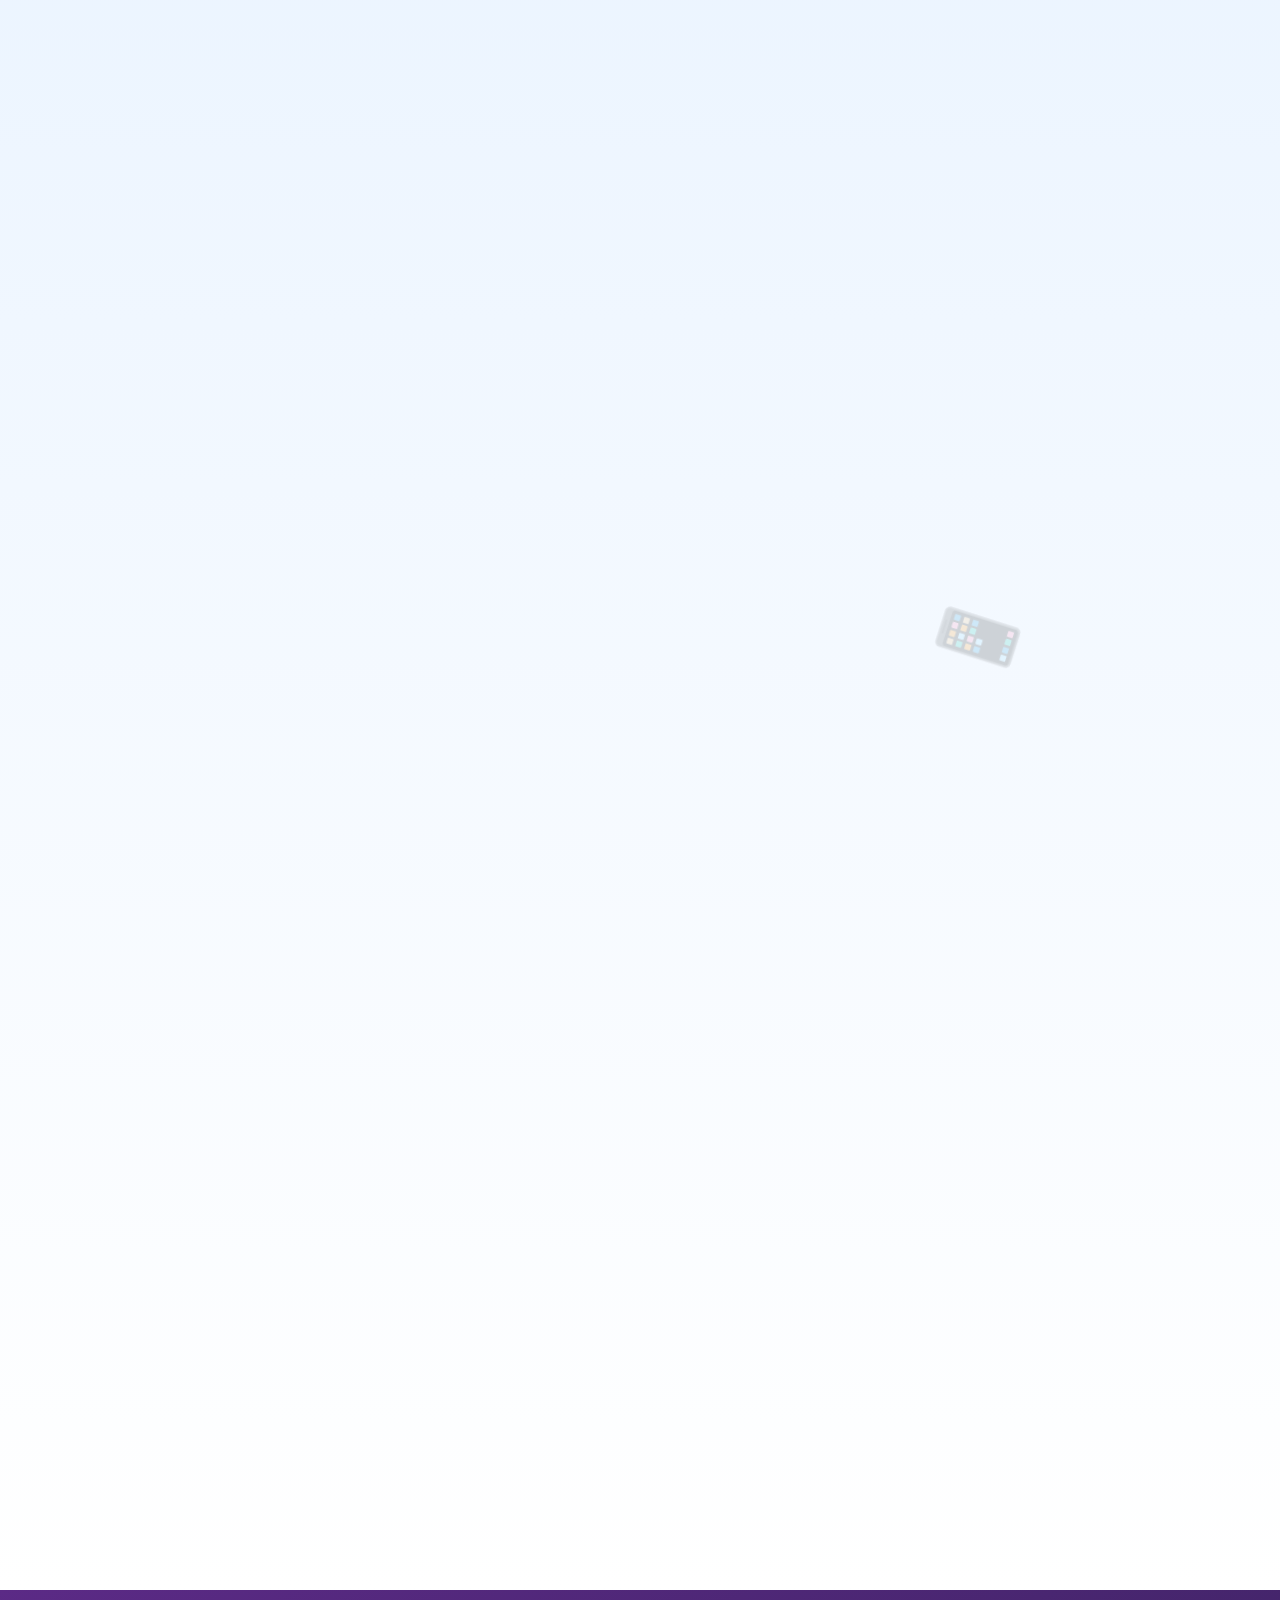
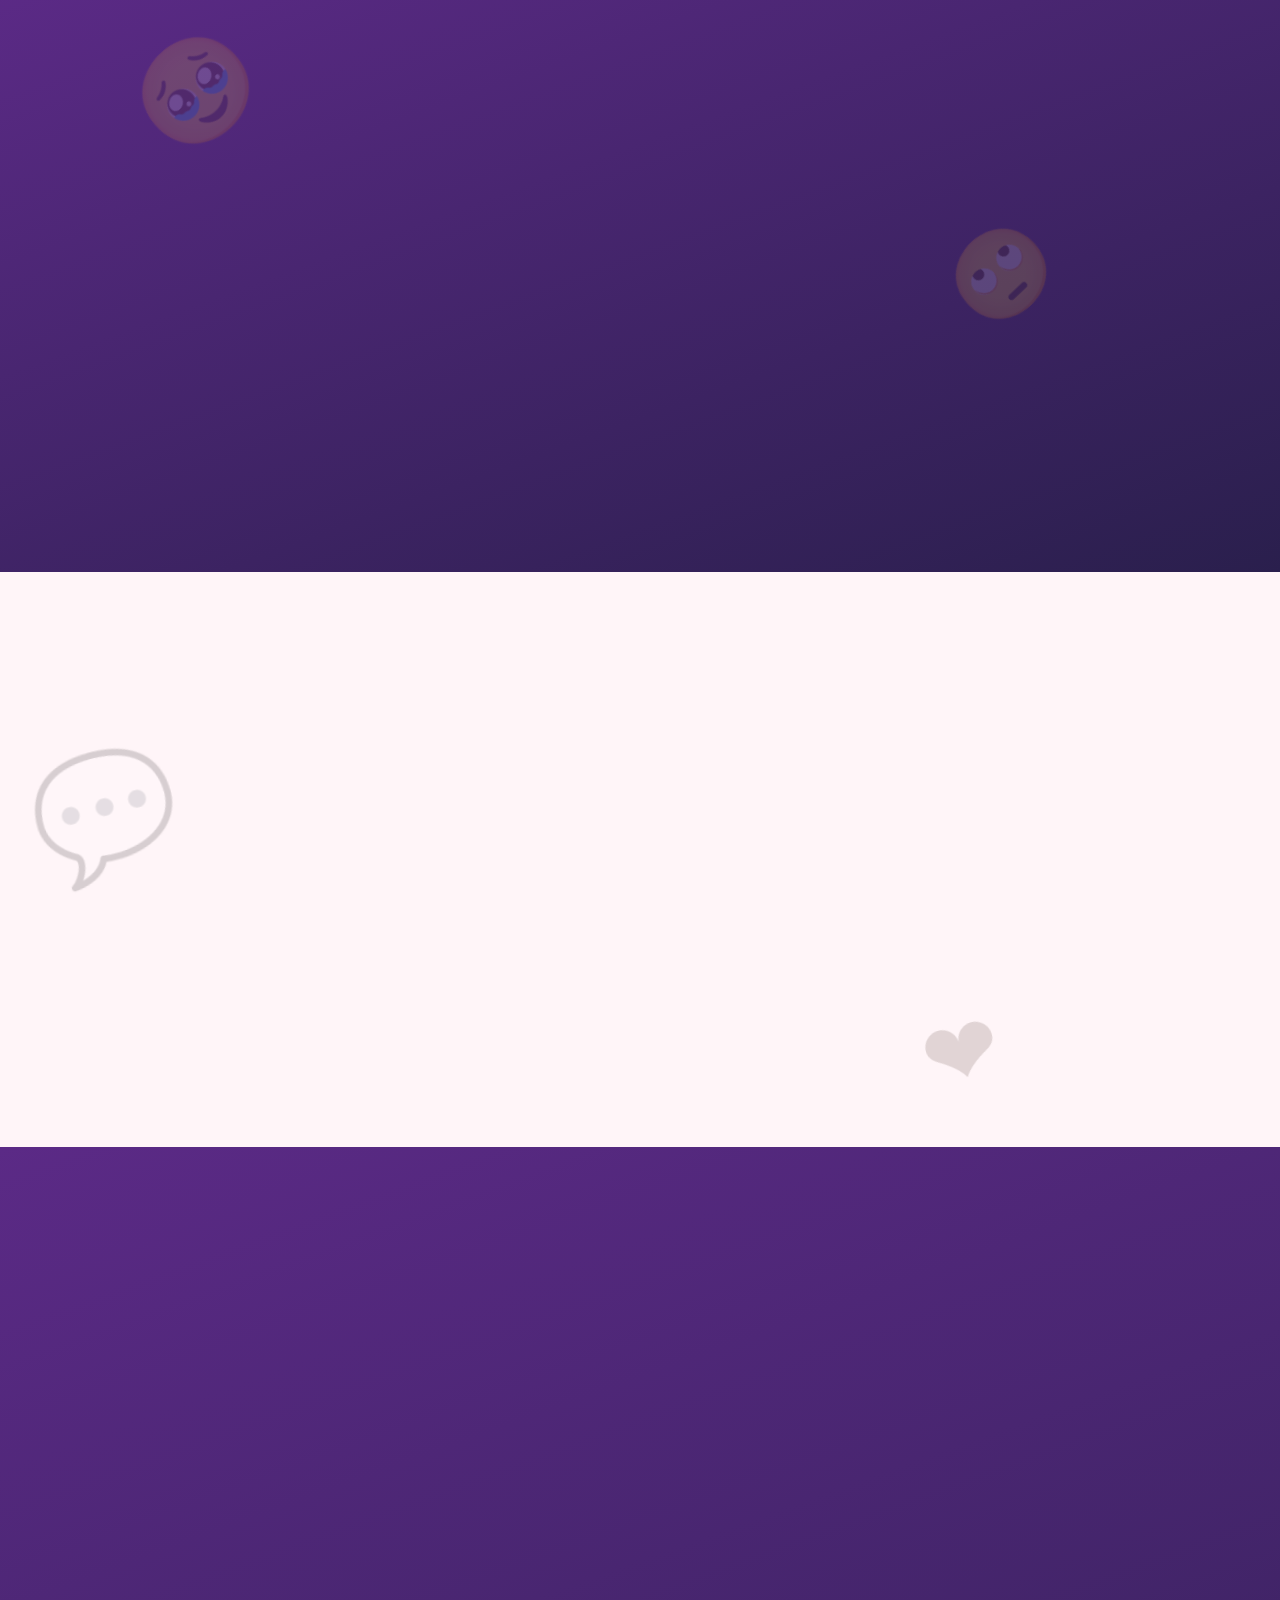
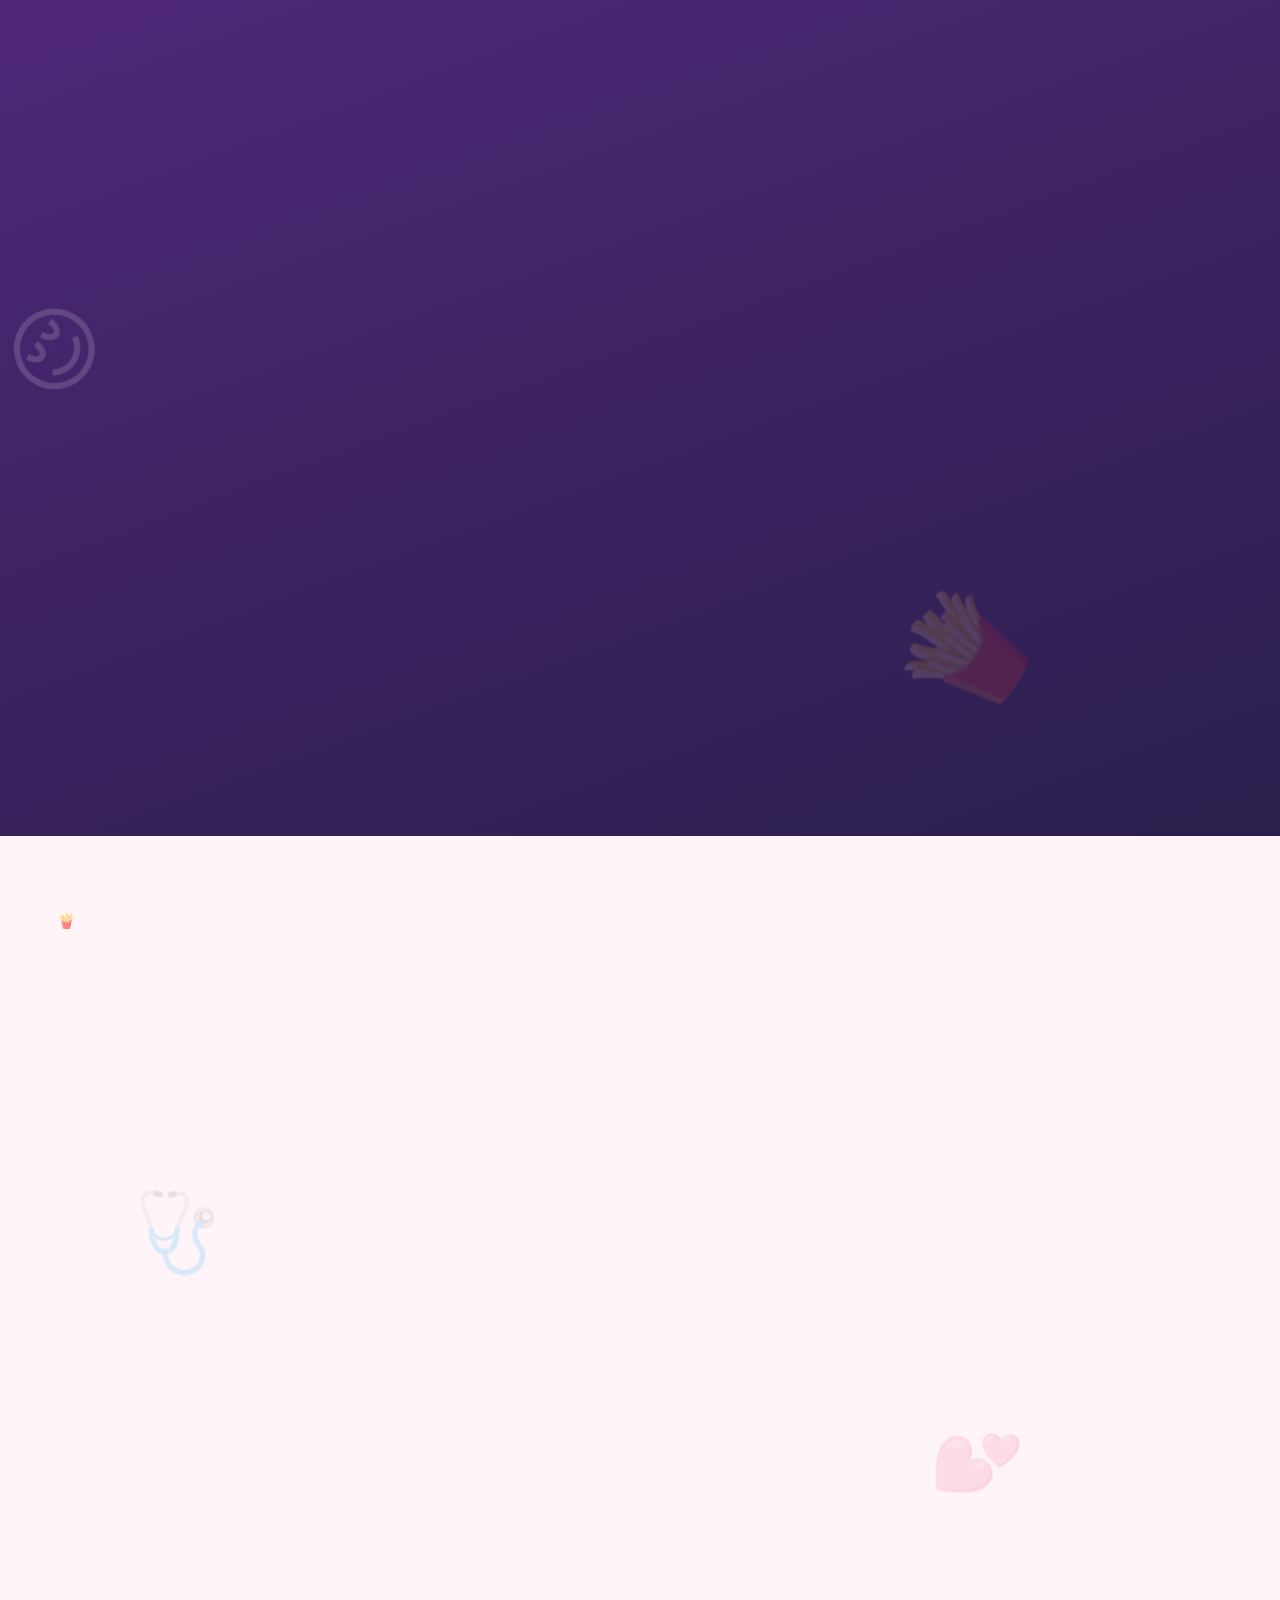
<file: nous/index.html>
<!doctype html>
<html lang="fr">
<head>
<meta charset="utf-8">
<meta name="viewport" content="width=device-width, initial-scale=1, viewport-fit=cover">
<meta name="theme-color" content="#2a1f4d">
<meta name="apple-mobile-web-app-capable" content="yes">
<meta name="apple-mobile-web-app-title" content="Nous Wrapped">
<meta name="robots" content="noindex">
<title>Nous Wrapped</title>
<link rel="icon" href="data:image/svg+xml,%3Csvg xmlns='http://www.w3.org/2000/svg' viewBox='0 0 100 100'%3E%3Ctext y='.9em' font-size='90'%3E%F0%9F%92%AC%3C/text%3E%3C/svg%3E">
<link rel="preconnect" href="https://fonts.googleapis.com">
<link rel="preconnect" href="https://fonts.gstatic.com" crossorigin>
<link href="https://fonts.googleapis.com/css2?family=Caveat:wght@700&family=Fredoka:wght@500;600;700&family=Nunito:wght@400;700;800&display=swap" rel="stylesheet">
<style>
:root{
  --choco:#5b3a29; --choco-2:#7a4f38; --pink:#ff8fb1; --rose:#ff4f7e; --blush:#ffd6e3; --mallow:#fff5f8;
  --gold:#ffc94d; --mint:#bff0dc; --night:#1d1640; --plum:#2a1f4d; --ink:#3b2418; --muted:#8a6a5a;
  --him:#4f8bff; --her:#ff4f7e; --shadow:0 14px 34px rgba(42,31,77,.18);
  --display:"Fredoka","Arial Rounded MT Bold",system-ui,sans-serif; --body:"Nunito",system-ui,-apple-system,sans-serif; --hand:"Caveat",cursive;
}
*{box-sizing:border-box;-webkit-tap-highlight-color:transparent}
html{scroll-behavior:smooth}
body{margin:0;font-family:var(--body);color:var(--ink);background:var(--mallow);overflow-x:hidden;-webkit-font-smoothing:antialiased}
body.locked{overflow:hidden;height:100vh}
button{font:inherit;color:inherit;cursor:pointer;touch-action:manipulation;border:0;background:none}
h1,h2,h3{font-family:var(--display);margin:0;line-height:1.05}
p{margin:0;line-height:1.5}
.wrap{width:100%;max-width:640px;margin:0 auto;padding:0 max(18px,env(safe-area-inset-left)) 0 max(18px,env(safe-area-inset-right));position:relative;z-index:1}
.scene{position:relative;padding:86px 0 76px;overflow:hidden}
.full{min-height:100vh;min-height:100svh;display:flex;align-items:center}
.center{text-align:center}
.stack>*+*{margin-top:16px}
.kicker{display:inline-block;font-family:var(--display);font-weight:600;font-size:13.5px;letter-spacing:.08em;text-transform:uppercase;color:var(--rose);background:#fff;border-radius:999px;padding:6px 14px;box-shadow:var(--shadow)}
.title{font-size:clamp(30px,8.4vw,52px);color:var(--choco)}
.title em{font-style:normal;color:var(--rose)}
.lead{font-size:clamp(16px,4.3vw,19px);color:var(--choco-2)}
.small{font-size:14px;color:var(--muted)}
.card{background:#fff;border-radius:26px;box-shadow:var(--shadow);padding:20px}
.btn{display:inline-flex;align-items:center;justify-content:center;gap:8px;font-family:var(--display);font-weight:600;font-size:18px;background:var(--rose);color:#fff;border-radius:999px;padding:13px 22px;box-shadow:0 10px 22px rgba(255,79,126,.35);transition:transform .15s}
.btn:active{transform:scale(.93)}
.btn.ghost{background:#fff;color:var(--rose);box-shadow:var(--shadow)}
.btn.small{font-size:15px;padding:9px 16px}
.av{border-radius:50%;object-fit:cover;border:3px solid #fff;box-shadow:0 6px 16px rgba(0,0,0,.2);background:#fff;display:block}
.him-c{color:var(--him)} .her-c{color:var(--her)}
.big{font-family:var(--display);font-weight:700;font-size:clamp(56px,17vw,104px);line-height:.95;letter-spacing:-.02em}

/* themed scenes (wrapped style) */
.t-night{background:radial-gradient(circle at 30% 20%,#3a2a7a,#1d1640 70%);color:#fff}
.t-night .title,.t-night .lead{color:#fff}
.t-pink{background:linear-gradient(160deg,#ff9ebd,#ff4f7e);color:#fff}
.t-pink .title,.t-pink .lead,.t-pink .title em{color:#fff}
.t-gold{background:linear-gradient(160deg,#ffe58a,#ffb347);color:var(--choco)}
.t-mint{background:linear-gradient(160deg,#d6f8e8,#8fe0c0)}
.t-plum{background:linear-gradient(160deg,#5b2a86,#2a1f4d);color:#fff}
.t-plum .title,.t-plum .lead{color:#fff}
.t-choco{background:linear-gradient(160deg,#7a4f38,#3b2418);color:#fff}
.t-choco .title,.t-choco .lead{color:#fff}
.t-sky{background:linear-gradient(180deg,#e3f0ff,#fff)}
.t-night .small,.t-plum .small,.t-choco .small,.t-pink .small{color:rgba(255,255,255,.75)}

[data-reveal]{opacity:0;transition:opacity .8s ease,transform .8s cubic-bezier(.2,.9,.25,1.2);transition-delay:var(--d,0s)}
[data-reveal].v-up{transform:translateY(50px)}
[data-reveal].v-left{transform:translateX(-80px) rotate(-4deg)}
[data-reveal].v-right{transform:translateX(80px) rotate(4deg)}
[data-reveal].v-zoom{transform:scale(.5) rotate(-5deg)}
[data-reveal].in{opacity:1;transform:none}
.ch{display:inline-block;white-space:pre}.word{display:inline-block;white-space:nowrap}
.title.in .ch{animation:chPop .7s cubic-bezier(.3,1.8,.5,1) backwards;animation-delay:calc(var(--ci)*24ms)}
@keyframes chPop{0%{opacity:0;transform:translateY(50px) rotate(20deg) scale(.2)}}
@keyframes okpop{50%{transform:scale(1.12)}}
@keyframes shake{20%,60%{transform:translateX(-8px)}40%,80%{transform:translateX(8px)}}

/* hud */
#prog{position:fixed;top:0;left:0;right:0;height:calc(8px + env(safe-area-inset-top));z-index:40;pointer-events:none}
#prog .fill{position:absolute;left:0;bottom:0;height:6px;width:100%;transform-origin:0 50%;transform:scaleX(0);background:linear-gradient(90deg,#4f8bff,#ff4f7e,#ffc94d)}
#prog .runner{position:absolute;bottom:-14px;left:0;transform:translateX(-50%)}
#prog .goal{position:absolute;bottom:-14px;right:4px}
#prog .av{width:30px;height:30px;border-width:2px}
#scoreBtn{position:fixed;right:max(14px,env(safe-area-inset-right));bottom:max(14px,env(safe-area-inset-bottom));z-index:45;background:var(--plum);color:#fff;font-family:var(--display);font-weight:600;font-size:16px;border-radius:999px;padding:10px 16px;box-shadow:0 10px 24px rgba(0,0,0,.25)}
#scoreBtn.bump{animation:okpop .5s}
#muteBtn{position:fixed;left:max(14px,env(safe-area-inset-left));bottom:max(14px,env(safe-area-inset-bottom));z-index:45;width:46px;height:46px;border-radius:50%;background:#fff;box-shadow:var(--shadow);font-size:20px}
.toast{position:fixed;left:50%;top:max(24px,calc(env(safe-area-inset-top) + 16px));transform:translate(-50%,-180%);visibility:hidden;background:#fff;color:var(--choco);font-weight:800;padding:12px 18px;border-radius:18px;z-index:70;max-width:90vw;text-align:center;transition:transform .45s cubic-bezier(.3,1.5,.5,1);box-shadow:0 14px 30px rgba(0,0,0,.2);border:3px solid var(--gold)}
.toast.show{transform:translate(-50%,0);visibility:visible}
#fx{position:fixed;inset:0;pointer-events:none;z-index:60}
.deco{position:absolute;z-index:0;pointer-events:none;opacity:.16;will-change:transform}
.floaty{position:absolute;pointer-events:none;font-size:26px;opacity:.5;animation:rise linear infinite}
@keyframes rise{from{transform:translateY(110vh)}to{transform:translateY(-20vh) rotate(30deg)}}

/* gate */
#gate{position:fixed;inset:0;z-index:50;display:flex;flex-direction:column;align-items:center;justify-content:center;gap:18px;padding:24px;text-align:center;background:radial-gradient(circle at 50% 30%,#3a2a7a,#1d1640);color:#fff;transition:opacity .7s,visibility .7s}
#gate.gone{opacity:0;visibility:hidden}
#gate h1{font-size:clamp(36px,10vw,58px)}
#gate h1 em{font-style:normal;background:linear-gradient(90deg,#4f8bff,#ff4f7e,#ffc94d);-webkit-background-clip:text;background-clip:text;color:transparent}
.phone-ic{font-size:90px;animation:buzz 1.6s infinite}
@keyframes buzz{0%,70%,100%{transform:rotate(0)}75%{transform:rotate(-12deg)}80%{transform:rotate(12deg)}85%{transform:rotate(-8deg)}90%{transform:rotate(8deg)}}
.notif{background:rgba(255,255,255,.12);border-radius:16px;padding:10px 14px;font-weight:700;font-size:14px;backdrop-filter:blur(6px);animation:okpop 2s infinite}

/* chat replay */
.phone{position:relative;max-width:420px;margin:0 auto;border-radius:30px;overflow:hidden;box-shadow:0 24px 50px rgba(0,0,0,.25);background:#efe7dd url("data:image/svg+xml,%3Csvg xmlns='http://www.w3.org/2000/svg' width='60' height='60'%3E%3Ctext x='8' y='30' font-size='16' opacity='.08'%3E%E2%9D%A4%3C/text%3E%3Ctext x='38' y='54' font-size='12' opacity='.07'%3E%F0%9F%8D%9F%3C/text%3E%3C/svg%3E")}
.phone .bar{display:flex;align-items:center;gap:10px;background:#075e54;color:#fff;padding:12px 14px;font-weight:800}
.phone .bar .av{width:38px;height:38px;border-width:2px}
.phone .bar small{display:block;font-weight:600;font-size:12px;opacity:.8}
.msgs{display:flex;flex-direction:column;gap:6px;padding:14px 12px 16px;min-height:200px}
.date-chip{align-self:center;background:#e1f2fb;color:#3b5;color:#54656f;font-size:12px;font-weight:800;border-radius:8px;padding:4px 10px;margin:4px 0}
.bub{max-width:82%;padding:7px 10px 18px;border-radius:12px;font-size:15.5px;line-height:1.35;position:relative;box-shadow:0 1px 1px rgba(0,0,0,.12);animation:bubIn .35s cubic-bezier(.3,1.5,.5,1);color:#111;word-wrap:break-word}
.bub time{position:absolute;right:8px;bottom:3px;font-size:10.5px;color:#667781}
.bub.her{align-self:flex-start;background:#fff;border-top-left-radius:2px}
.bub.him{align-self:flex-end;background:#d9fdd3;border-top-right-radius:2px}
.bub.em{font-size:30px;background:transparent;box-shadow:none;padding:0 4px 16px}
@keyframes bubIn{from{opacity:0;transform:translateY(14px) scale(.85)}}
.typing{align-self:flex-start;background:#fff;border-radius:12px;padding:10px 12px;display:flex;gap:4px}
.typing.him{align-self:flex-end;background:#d9fdd3}
.typing i{width:7px;height:7px;border-radius:50%;background:#999;animation:dot 1s infinite}
.typing i:nth-child(2){animation-delay:.15s}.typing i:nth-child(3){animation-delay:.3s}
@keyframes dot{50%{transform:translateY(-4px);opacity:.4}}
.replay{display:block;margin:10px auto 0}

/* guesses */
.guess{background:#fff;color:var(--ink);border-radius:26px;box-shadow:var(--shadow);padding:20px;text-align:left}
.guess .gq{font-family:var(--display);font-weight:600;font-size:clamp(20px,5.4vw,24px);color:var(--choco);margin:8px 0 14px}
.guess .tag{font-size:12px;font-weight:800;letter-spacing:.08em;text-transform:uppercase;color:#fff;background:var(--plum);border-radius:8px;padding:4px 8px}
.gopts{display:grid;gap:10px}
.gopts.two{grid-template-columns:1fr 1fr}
.gopts.four{grid-template-columns:1fr 1fr}
.gopt{background:var(--mallow);border:2px solid var(--blush);border-radius:16px;padding:13px 12px;font-weight:800;font-size:16px;text-align:center;display:flex;align-items:center;justify-content:center;gap:8px;transition:transform .15s}
.gopt:active{transform:scale(.96)}
.gopt .av{width:34px;height:34px;border-width:2px}
.gopt.emo{font-size:34px;padding:8px}
.gopt.good{background:var(--mint);border-color:#6fd3a8;animation:okpop .5s}
.gopt.bad{background:#ffe0e0;border-color:#ff9b9b;animation:shake .45s}
.greveal{display:none;margin-top:14px;font-weight:700;color:var(--choco-2);line-height:1.5}
.greveal.show{display:block;animation:okpop .5s}
.greveal b{color:var(--rose)}
.slider-wrap{margin:8px 0 4px}
.slider-val{font-family:var(--display);font-weight:700;font-size:40px;color:var(--rose);text-align:center}
input[type=range]{width:100%;accent-color:var(--rose);height:34px}

/* stats */
.duel{margin-top:6px}
.duel .row{display:flex;align-items:center;gap:10px;margin:12px 0}
.duel .row .av{width:40px;height:40px;flex:none}
.duel .track{flex:1;height:30px;border-radius:999px;background:rgba(0,0,0,.08);overflow:hidden;position:relative}
.duel .bar{height:100%;width:0;border-radius:999px;transition:width 1.4s cubic-bezier(.2,.9,.25,1)}
.duel .bar.him{background:linear-gradient(90deg,#7fb0ff,var(--him))}
.duel .bar.her{background:linear-gradient(90deg,#ff9ebd,var(--her))}
.duel .num{min-width:84px;text-align:right;font-family:var(--display);font-weight:700;font-size:18px}
.t-night .duel .track,.t-plum .duel .track,.t-pink .duel .track,.t-choco .duel .track{background:rgba(255,255,255,.18)}
.statgrid{display:grid;grid-template-columns:1fr 1fr;gap:12px}
.st{background:rgba(255,255,255,.95);color:var(--ink);border-radius:22px;padding:16px 12px;text-align:center;box-shadow:var(--shadow)}
.st b{display:block;font-family:var(--display);font-size:clamp(26px,7.4vw,36px);color:var(--rose);line-height:1.05}
.st span{font-size:13px;font-weight:800;color:var(--muted)}
.lw{display:grid;gap:10px}
.lw .item{background:rgba(255,255,255,.95);color:var(--ink);border-radius:18px;padding:12px 14px;box-shadow:var(--shadow)}
.lw .item .lbl{display:flex;justify-content:space-between;font-weight:800;font-size:15px;margin-bottom:8px}
.lw .split{display:flex;height:16px;border-radius:999px;overflow:hidden;background:#eee}
.lw .split i{display:block;height:100%;width:0;transition:width 1.2s cubic-bezier(.2,.9,.25,1)}
.lw .split .h{background:var(--him)}.lw .split .f{background:var(--her)}
.lw .nums{display:flex;justify-content:space-between;font-size:13px;font-weight:800;margin-top:5px}
.legend2{display:flex;justify-content:center;gap:18px;font-weight:800;font-size:14px}
.legend2 span{display:inline-flex;align-items:center;gap:6px}
.legend2 i{width:14px;height:14px;border-radius:4px;display:inline-block}

/* heatmap + months */
.heat{display:grid;grid-template-columns:18px repeat(24,minmax(0,1fr));gap:2px;font-size:8.5px;font-weight:800;color:rgba(255,255,255,.7)}
.heat .c{aspect-ratio:1;border-radius:3px;background:#ff4f7e;opacity:.06;transform:scale(0);transition:transform .5s cubic-bezier(.3,1.5,.5,1)}
.in .heat .c,.heat.in .c{transform:none}
.heat .hl{display:flex;align-items:center}
.heat .hx{text-align:left;overflow:visible;white-space:nowrap}
.months{display:flex;align-items:flex-end;gap:3px;height:200px;padding-top:20px}
.months .m{flex:1;display:flex;flex-direction:column;align-items:center;justify-content:flex-end;height:100%;position:relative}
.months .b{width:100%;border-radius:6px 6px 0 0;background:linear-gradient(180deg,#ff4f7e,#ff9ebd);height:0;transition:height 1.2s cubic-bezier(.2,.9,.25,1)}
.months .m.peak .b{background:linear-gradient(180deg,#ffc94d,#ff4f7e)}
.months .lbl{font-size:9px;font-weight:800;color:var(--muted);margin-top:4px;writing-mode:vertical-rl;transform:rotate(180deg);height:34px}
.months .tip{position:absolute;bottom:calc(100% + 4px);left:50%;transform:translateX(-50%);background:var(--plum);color:#fff;font-size:11px;font-weight:800;padding:3px 6px;border-radius:6px;white-space:nowrap;opacity:0;pointer-events:none;transition:opacity .2s;z-index:3}
.months .m.on .tip{opacity:1}

/* emoji podium */
.podiums{display:grid;grid-template-columns:1fr 1fr;gap:12px}
.podium{background:rgba(255,255,255,.95);border-radius:22px;padding:14px 10px;color:var(--ink);box-shadow:var(--shadow)}
.podium h3{display:flex;align-items:center;justify-content:center;gap:8px;font-size:16px;margin-bottom:10px}
.podium h3 .av{width:30px;height:30px;border-width:2px}
.prow{display:flex;align-items:center;gap:8px;font-weight:800;font-size:13.5px;padding:4px 6px}
.prow .e{font-size:28px;width:38px;text-align:center}
.prow .n{margin-left:auto;color:var(--muted)}

/* multi-round games */
.round-card{background:#fff;border-radius:26px;box-shadow:var(--shadow);padding:20px;text-align:center;color:var(--ink)}
.round-card .rq{font-family:var(--display);font-weight:600;font-size:clamp(22px,6vw,28px);color:var(--choco);min-height:2.6em;display:flex;align-items:center;justify-content:center;line-height:1.15}
.round-card .rq.quote{font-family:var(--hand);font-size:clamp(28px,7.6vw,36px);color:var(--plum)}
.round-card .rnum{font-size:13px;font-weight:800;color:var(--muted)}
.round-card .rfeed{min-height:1.6em;font-weight:800;margin-top:12px;color:var(--choco-2)}
.word-big{font-family:var(--display);font-weight:700;font-size:clamp(36px,11vw,56px);color:var(--rose)}
.hl-cards{display:grid;grid-template-columns:1fr 1fr;gap:10px;margin-top:6px}
.hl-c{border-radius:20px;padding:16px 10px;background:var(--mallow);border:2px solid var(--blush);font-weight:800;min-height:130px;display:flex;flex-direction:column;align-items:center;justify-content:center;gap:6px;transition:transform .15s}
.hl-c:active{transform:scale(.96)}
.hl-c .v{font-family:var(--display);font-size:26px;color:var(--rose);min-height:1.2em}
.hl-c.good{background:var(--mint);border-color:#6fd3a8}
.hl-c.bad{background:#ffe0e0;border-color:#ff9b9b}

/* fun facts flip */
.facts{display:grid;grid-template-columns:1fr 1fr;gap:12px}
.fact{height:170px;perspective:900px}
.fact .in3d{position:relative;width:100%;height:100%;transform-style:preserve-3d;transition:transform .6s cubic-bezier(.3,1.4,.5,1)}
.fact.on .in3d{transform:rotateY(180deg)}
.fact .f,.fact .b{position:absolute;inset:0;border-radius:20px;display:flex;flex-direction:column;align-items:center;justify-content:center;text-align:center;padding:12px;backface-visibility:hidden;-webkit-backface-visibility:hidden;box-shadow:var(--shadow)}
.fact .f{background:#fff;color:var(--choco);font-family:var(--display);font-weight:600;font-size:16px;gap:6px}
.fact .f span{font-size:36px}
.fact .b{background:var(--plum);color:#fff;transform:rotateY(180deg);font-size:13.5px;font-weight:700;line-height:1.35}
.fact .b b{display:block;font-family:var(--display);font-size:26px;color:var(--gold);margin-bottom:4px;word-break:break-all;line-height:1.05}

/* long word unroll */
.unroll{font-family:var(--display);font-weight:700;font-size:22px;color:var(--rose);word-break:break-all;line-height:1.15;min-height:2.4em}

/* final */
.final-score{font-family:var(--display);font-weight:700;font-size:clamp(60px,18vw,110px);color:#fff;line-height:1}
.rank{font-family:var(--hand);font-size:clamp(30px,8vw,40px);color:var(--gold)}
.end-links{display:flex;flex-wrap:wrap;gap:10px;justify-content:center}
footer{padding:30px 0 calc(90px + env(safe-area-inset-bottom));text-align:center;color:var(--muted);font-size:14px}
footer a{color:var(--rose);font-weight:800}
@media (prefers-reduced-motion: reduce){*,*::before,*::after{animation-duration:.01ms!important;animation-iteration-count:1!important;transition-duration:.01ms!important}.deco,.floaty{display:none}}
/* ===== v2 additions ===== */
.langrow{display:flex;align-items:center;gap:10px;margin:10px 0}
.langrow .av{width:36px;height:36px;flex:none}
.lbar{flex:1;display:flex;height:30px;border-radius:999px;overflow:hidden;background:#eee}
.lbar i{display:flex;align-items:center;justify-content:center;font-style:normal;font-size:12px;font-weight:800;color:#fff;width:0;white-space:nowrap;overflow:hidden;transition:width 1.2s cubic-bezier(.2,.9,.25,1)}
.in .lbar i,.lbar.in i{width:var(--w)}
.vs{display:grid;gap:10px}
.vrow{background:#fff;border-radius:18px;padding:12px 14px;box-shadow:var(--shadow)}
.vrow .vl{font-weight:800;font-size:14.5px;margin-bottom:8px;display:flex;justify-content:space-between;gap:8px}
.vrow .vl small{color:var(--muted);font-weight:700}
.vbars{display:grid;grid-template-columns:28px 1fr auto;gap:6px 8px;align-items:center;font-weight:800;font-size:13px}
.vbars .av{width:26px;height:26px;border-width:2px}
.vbars .t{height:12px;border-radius:999px;background:#eee;overflow:hidden}
.vbars .t i{display:block;height:100%;width:0;border-radius:999px;transition:width 1.2s cubic-bezier(.2,.9,.25,1)}
.radar-card{padding:14px}
#radar{width:100%;max-width:380px;display:block;margin:0 auto}
#radar text{font-family:var(--body);font-weight:800;font-size:11px;fill:#5b3a29}
#radar .poly{transform:scale(0);transform-origin:0 0;transition:transform 1.4s cubic-bezier(.3,1.4,.5,1)}
#radar.on .poly{transform:scale(1)}
.tabs{display:flex;background:#fff;border-radius:999px;padding:5px;box-shadow:var(--shadow)}
.tab{flex:1;border-radius:999px;padding:10px 8px;font-weight:800;font-size:14px;color:var(--muted)}
.tab.on{background:var(--rose);color:#fff}
.gestes{display:grid;grid-template-columns:1fr 1fr;gap:10px}
.geste{background:#fff;border-radius:20px;box-shadow:var(--shadow);padding:14px 10px;text-align:center;position:relative;animation:okpop .4s}
.geste .ge{font-size:30px}
.geste b{display:block;font-family:var(--display);font-size:26px;color:var(--rose);line-height:1.1;margin-top:4px}
.geste p{font-size:13px;font-weight:700;color:var(--choco-2);line-height:1.3;margin-top:4px}
.geste .mer{margin-top:8px;font-size:12.5px;font-weight:800;color:var(--rose);background:var(--mallow);border-radius:999px;padding:6px 10px}
.geste.thanked .mer{background:var(--rose);color:#fff}
.chips{display:flex;flex-wrap:wrap;gap:8px;justify-content:center;margin-top:10px}
.chip{background:var(--mallow);border:2px solid var(--blush);border-radius:999px;padding:8px 12px;font-weight:800;font-size:13.5px}
.chip.on{background:var(--rose);border-color:var(--rose);color:#fff}
.small-months{height:150px}
.months .m.gap .b{background:repeating-linear-gradient(45deg,#ddd 0 6px,#f5f5f5 6px 12px);height:100%!important;opacity:.7}
.months .m.gap .lbl{font-size:13px;writing-mode:horizontal-tb;transform:none;height:34px}
.peace{display:grid;grid-template-columns:1fr 1fr;gap:10px;margin:10px 0}
.peace>div{background:var(--mallow);border-radius:16px;padding:12px;text-align:center;font-size:13.5px}
.peace .av{width:42px;height:42px;margin:0 auto 4px}
.peace span{display:block;font-weight:700;line-height:1.6;margin-top:4px}
.swipe-zone{position:relative;height:260px;margin:6px auto 0;max-width:380px}
.scard{position:absolute;inset:0;background:#fff;color:var(--ink);border-radius:26px;box-shadow:0 18px 40px rgba(0,0,0,.25);padding:22px;display:flex;flex-direction:column;justify-content:center;align-items:center;text-align:center;touch-action:none;transition:transform .35s,opacity .35s;user-select:none;-webkit-user-select:none}
.scard .sq{font-family:var(--display);font-weight:600;font-size:clamp(19px,5.2vw,23px);color:var(--choco)}
.scard .sn{font-size:12px;font-weight:800;color:var(--muted);margin-bottom:10px}
.scard .sbtns{display:flex;gap:12px;margin-top:16px}
.scard .sbtns button{border-radius:999px;padding:10px 18px;font-weight:800}
.scard .sf{background:#ffe0e0;color:#c0392b}.scard .sv{background:var(--mint);color:#1e8a5a}
.scard .stamp{position:absolute;top:18px;font-family:var(--display);font-weight:700;font-size:26px;padding:2px 12px;border:4px solid;border-radius:10px;opacity:0}
.scard .stamp.v{left:18px;color:#1e8a5a;transform:rotate(-12deg)}.scard .stamp.f{right:18px;color:#c0392b;transform:rotate(12deg)}
.sres{position:absolute;inset:0;display:flex;flex-direction:column;align-items:center;justify-content:center;color:#fff;text-align:center;gap:10px}
.rules{display:grid;gap:10px}
.rule{display:flex;gap:12px;align-items:flex-start;background:#fff;border-radius:20px;padding:14px;box-shadow:var(--shadow);text-align:left;width:100%}
.rule .ri{font-size:28px;flex:none}
.rule b{display:block;font-family:var(--display);font-size:17px;color:var(--choco)}
.rule p{font-size:14px;color:var(--choco-2);margin-top:3px;line-height:1.4}
.rule .ck{margin-left:auto;flex:none;width:30px;height:30px;border-radius:50%;border:3px solid var(--blush);display:grid;place-items:center;font-size:16px;color:transparent}
.rule.on{background:#effcf6}
.rule.on .ck{background:#2fbf71;border-color:#2fbf71;color:#fff}
.cult{display:grid;gap:12px;text-align:left}
.akhti{max-height:0;overflow:hidden;transition:max-height .6s;font-weight:800;color:var(--rose);font-size:12px;line-height:1.3;word-break:break-all}
.akhti.on{max-height:260px;overflow-y:auto}
.wordle{display:grid;grid-template-rows:repeat(6,1fr);gap:6px;max-width:300px;margin:0 auto}
.wrow{display:grid;grid-template-columns:repeat(5,1fr);gap:6px}
.wcell{aspect-ratio:1;border-radius:10px;border:2px solid #e8d9df;display:grid;place-items:center;font-family:var(--display);font-weight:700;font-size:26px;color:var(--choco);background:#fff;text-transform:uppercase}
.wcell.full{border-color:#c9aab6;animation:okpop .15s}
.wcell.g{background:#2fbf71;border-color:#2fbf71;color:#fff}.wcell.y{background:#ffc94d;border-color:#ffc94d;color:#fff}.wcell.x{background:#b9a9b0;border-color:#b9a9b0;color:#fff}
.wcell.flip{animation:wflip .5s}
@keyframes wflip{50%{transform:rotateX(90deg)}}
.wrow.bad{animation:shake .4s}
.kb{display:grid;gap:6px;max-width:440px;margin:0 auto}
.kbr{display:flex;gap:4px;justify-content:center}
.key{flex:1;max-width:40px;height:46px;border-radius:8px;background:#f0e4ea;font-weight:800;font-size:15px;color:var(--choco)}
.key.wide{max-width:64px;font-size:13px}
.key.g{background:#2fbf71;color:#fff}.key.y{background:#ffc94d;color:#fff}.key.x{background:#b9a9b0;color:#fff}
.order{display:grid;gap:10px}
.ob{background:#fff;border-radius:18px;padding:13px 14px;box-shadow:var(--shadow);font-weight:800;font-size:15px;text-align:left;display:flex;align-items:center;gap:10px}
.ob .on{width:30px;height:30px;border-radius:50%;background:var(--blush);display:grid;place-items:center;flex:none;font-family:var(--display);color:var(--rose)}
.ob.ok{background:var(--mint)}.ob.ok .on{background:#2fbf71;color:#fff}
.ob.bad{animation:shake .4s;background:#ffe0e0}
.ob small{display:block;font-weight:700;color:var(--muted);font-size:12px}
.fries{font-size:44px;letter-spacing:6px}
.fries span{filter:grayscale(1);opacity:.3;transition:all .4s}
.fries span.got{filter:none;opacity:1;animation:okpop .5s}
.secret{display:none}.secret.show{display:block;animation:okpop .6s}
.hidden-fry{position:absolute;z-index:3;font-size:15px;opacity:.55;padding:6px;cursor:pointer;animation:frywig 3s ease-in-out infinite}
.hidden-fry.found{animation:fryGone .6s forwards;pointer-events:none}
@keyframes frywig{50%{transform:rotate(18deg)}}
@keyframes fryGone{to{transform:scale(3) rotate(40deg);opacity:0}}
#prog .runner{pointer-events:auto;cursor:pointer}
.pct-out{display:flex;justify-content:space-between;font-weight:800;color:var(--muted);font-size:13px}
</style>
</head>
<body class="locked">

<div id="gate">
  <div class="phone-ic">📱</div>
  <div class="notif">💬 438 201 nouveaux messages de « Ton chéri »</div>
  <h1>Nous <em>Wrapped</em></h1>
  <p style="font-weight:700;opacity:.85">2 ans de WhatsApp, analysés avec beaucoup trop d'amour<br>(et un peu d'informatique)</p>
  <button class="btn" id="enter">Ouvrir le récap 💌</button>
</div>

<div id="prog" aria-hidden="true"><div class="fill"></div><span class="runner"><img class="av" src="../anniversaire/img/lui.png" alt=""></span><span class="goal"><img class="av" src="../anniversaire/img/elle.png" alt=""></span></div>
<canvas id="fx" aria-hidden="true"></canvas>
<div class="toast" id="toast" role="status" aria-live="polite"></div>
<button id="muteBtn" aria-label="Son">🔊</button>
<button id="scoreBtn">⭐ <span id="scoreN">0</span> pts</button>

<main>

<!-- INTRO GUESS -->
<section class="scene full t-night center" id="s-intro">
  <div class="wrap stack">
    <div data-reveal><span class="kicker" style="background:#2c2058;color:var(--gold)">Avant de commencer</span></div>
    <h2 class="title" data-reveal>Combien de messages on s'est <em style="color:var(--gold)">envoyés</em> ?</h2>
    <p class="lead" data-reveal>Depuis le tout premier, le 14 octobre 2024. Fais glisser, puis valide.</p>
    <div class="guess" data-reveal>
      <span class="tag">Devinette 1 · jusqu'à 30 pts</span>
      <div class="slider-wrap"><div class="slider-val" id="slVal">10 000</div><input type="range" id="slider" min="0" max="1000" value="333" aria-label="Nombre de messages"></div>
      <div class="center"><button class="btn" id="slGo">Valider 🔒</button></div>
      <div class="greveal" id="slRev"></div>
    </div>
  </div>
</section>

<!-- HERO TOTAL -->
<section class="scene full t-pink center" id="s-total">
  <div class="wrap stack">
    <div data-reveal><span class="kicker">Le chiffre officiel</span></div>
    <div class="big" data-reveal><span data-count="438201">0</span></div>
    <h2 class="title" data-reveal>messages en deux ans</h2>
    <p class="lead" data-reveal>Soit environ <b>591 messages par jour</b>. Tous les jours. Pendant 742 jours. 🫠</p>
    <div class="statgrid" data-reveal>
      <div class="st"><b data-count="742">0</b><span>jours depuis le 1er message</span></div>
      <div class="st"><b data-count="1516815">0</b><span>mots écrits</span></div>
      <div class="st"><b data-count="23146">0</b><span>photos, vidéos & vocaux</span></div>
      <div class="st"><b>≈ 20</b><span>tomes de Harry Potter en mots 📚</span></div>
    </div>
  </div>
</section>

<!-- FIRST CONVO -->
<section class="scene t-sky" id="s-first">
  <div class="wrap stack">
    <div class="center" data-reveal><span class="kicker">Chapitre 1 · 14 octobre 2024, 01h18</span></div>
    <h2 class="title center" data-reveal>Le tout <em>premier</em> message</h2>
    <p class="lead center" data-reveal>Elle était en stage en Roumanie. Lui était enrhumé. Le médecin et l'informaticien. Ça commence comme ça :</p>
    <div class="phone" data-reveal><div class="bar"><img class="av" src="../anniversaire/img/elle.png" alt=""><div>Khadija Roumanie 🇷🇴<small>en ligne</small></div></div><div class="msgs" id="chat-first"></div></div>
    <button class="btn small ghost replay" data-replay="first">↻ Rejouer</button>
    <div class="card" data-reveal>
      <p><b>🤫 Easter egg :</b> 43 minutes plus tard, il avoue : « j'ai supprimé l'appli 😂 ». Il avait <b>déjà supprimé Bumble</b> le soir même. Deux jours après : « Aslan B stands for <b>baby</b>, machi bumble ». 😌</p>
    </div>
    <div class="card" data-reveal>
      <p><b>🥹 Jour 1, 21h44 :</b> elle l'appelait déjà « mon bébé ». Le soir même. Moins de 24h après « Reeee ».</p>
    </div>
  </div>
</section>

<!-- GUESS JTM -->
<section class="scene t-plum center" id="s-jtm">
  <div class="wrap stack">
    <div data-reveal><span class="kicker" style="background:#7a4f8a;color:#fff">Chapitre 2 · Le premier « je t'aime »</span></div>
    <h2 class="title" data-reveal>Qui l'a dit <em style="color:var(--gold)">en premier</em> ?</h2>
    <div class="guess" data-reveal data-guess="jtm"></div>
    <div class="phone" id="jtmPhone" style="display:none"><div class="bar"><img class="av" src="../anniversaire/img/elle.png" alt=""><div>Khadija Roumanie<small>26 octobre 2024</small></div></div><div class="msgs" id="chat-love"></div></div>
  </div>
</section>

<!-- DISTANCE -->
<section class="scene t-gold center" id="s-distance">
  <div class="wrap stack">
    <div data-reveal><span class="kicker">Chapitre 3 · La distance</span></div>
    <h2 class="title" data-reveal>🇷🇴 ✈️ 🇲🇦</h2>
    <p class="lead" data-reveal style="color:var(--choco)">Roumanie → Maroc : environ 3 000 km. Des messages à 2h du matin, des « ça m'énerve cette distance de merde », et une seule idée en tête : se voir.</p>
    <div class="guess" data-reveal data-guess="days"></div>
  </div>
</section>

<!-- FIRST DATE -->
<section class="scene t-night" id="s-date">
  <div class="wrap stack">
    <div class="center" data-reveal><span class="kicker" style="background:#2c2058;color:var(--gold)">Chapitre 4 · 10 → 11 décembre 2024</span></div>
    <h2 class="title center" data-reveal>La nuit du <em style="color:var(--gold)">premier rendez-vous</em></h2>
    <p class="lead center" data-reveal>Elle atterrit le soir même. Il insiste : « Non, on se voit ce soir ». Et avant même de le rencontrer en vrai, elle prévoit déjà le mariage… 😂</p>
    <div class="phone" data-reveal><div class="bar"><img class="av" src="../anniversaire/img/elle.png" alt=""><div>Khadija 💕<small>en ligne</small></div></div><div class="msgs" id="chat-date"></div></div>
    <button class="btn small ghost replay" data-replay="date">↻ Rejouer</button>
    <p class="small center" data-reveal>« Descend 😌 » à 00h01. « Tu me manques déjà » à 02h10. Deux heures, c'est tout ce qu'il a tenu.</p>
  </div>
</section>

<!-- WHO TALKS MORE -->
<section class="scene full center" id="s-more">
  <div class="wrap stack">
    <div data-reveal><span class="kicker">Le grand duel</span></div>
    <h2 class="title" data-reveal>Qui parle le <em>plus</em> ?</h2>
    <div class="guess" data-reveal data-guess="more"></div>
    <div class="card" id="moreStats" style="display:none;text-align:left">
      <div class="duel" data-duel>
        <div class="row"><img class="av" src="../anniversaire/img/elle.png" alt=""><div class="track"><div class="bar her" data-w="248068"></div></div><div class="num her-c">248 068</div></div>
        <div class="row"><img class="av" src="../anniversaire/img/lui.png" alt=""><div class="track"><div class="bar him" data-w="190133"></div></div><div class="num him-c">190 133</div></div>
      </div>
      <p class="small" style="margin-top:8px"><b>Messages envoyés.</b> Elle mène avec 57 % 🏆. MAIS…</p>
      <div class="duel" data-duel style="margin-top:12px">
        <div class="row"><img class="av" src="../anniversaire/img/lui.png" alt=""><div class="track"><div class="bar him" data-w="823755"></div></div><div class="num him-c">823 755</div></div>
        <div class="row"><img class="av" src="../anniversaire/img/elle.png" alt=""><div class="track"><div class="bar her" data-w="693060"></div></div><div class="num her-c">693 060</div></div>
      </div>
      <p class="small" style="margin-top:8px"><b>Mots écrits.</b> Lui en écrit plus. Elle envoie plus de messages, lui écrit des romans. La preuve : son plus long message fait <b>42 703 caractères</b>. C'était la lettre des 2 ans. 💌</p>
    </div>
  </div>
</section>

<!-- RECORDS -->
<section class="scene t-mint center" id="s-records">
  <div class="wrap stack">
    <div data-reveal><span class="kicker">Les records</span></div>
    <h2 class="title" data-reveal>Le jour où on n'a <em>jamais arrêté</em></h2>
    <div class="guess" data-reveal data-guess="record"></div>
    <div class="statgrid" data-reveal>
      <div class="st"><b data-count="188">0</b><span>jours d'affilée sans manquer un seul jour (jan → juil 2025)</span></div>
      <div class="st"><b>Janv. 25</b><span>le mois le plus bavard : 38 322 messages</span></div>
      <div class="st"><b>83 %</b><span>de ses réponses en moins d'1 minute (lui : 80 %) ⚡</span></div>
      <div class="st"><b>Mercredi</b><span>le jour où on parle le plus (66 314 msgs)</span></div>
    </div>
  </div>
</section>

<!-- MONTH TIMELINE -->
<section class="scene center" id="s-months">
  <div class="wrap stack">
    <div data-reveal><span class="kicker">La courbe de nous</span></div>
    <h2 class="title" data-reveal>Nos messages, <em>mois par mois</em></h2>
    <p class="lead" data-reveal>Touche une barre pour voir le chiffre.</p>
    <div class="card" data-reveal><div class="months" id="months"></div></div>
  </div>
</section>

<!-- NIGHT OWLS -->
<section class="scene t-night center" id="s-night">
  <div class="wrap stack">
    <div data-reveal><span class="kicker" style="background:#2c2058;color:var(--gold)">Les oiseaux de nuit 🦉</span></div>
    <h2 class="title" data-reveal>On parle le plus à quelle <em style="color:var(--gold)">heure</em> ?</h2>
    <div class="guess" data-reveal data-guess="hour"></div>
    <div class="heat" id="heat" data-reveal></div>
    <p class="small" data-reveal>Chaque case = une heure de la semaine. Plus c'est rose, plus on parle.</p>
    <div class="statgrid" data-reveal>
      <div class="st"><b data-count="31055">0</b><span>messages envoyés à 2h du matin 🍟 (l'heure du McDo)</span></div>
      <div class="st"><b>31 %</b><span>de nos messages entre minuit et 5h du matin 😴</span></div>
    </div>
  </div>
</section>

<!-- LOVE WORDS -->
<section class="scene t-pink center" id="s-love">
  <div class="wrap stack">
    <div data-reveal><span class="kicker">Le compteur d'amour</span></div>
    <h2 class="title" data-reveal>Qui dit le plus <em>« je t'aime »</em> ?</h2>
    <div class="guess" data-reveal data-guess="love"></div>
    <div class="legend2" data-reveal><span><i style="background:var(--him)"></i>Lui</span><span><i style="background:#fff"></i>Elle</span></div>
    <div class="lw" id="lw1" data-reveal></div>
  </div>
</section>

<!-- PET NAMES -->
<section class="scene center" id="s-names">
  <div class="wrap stack">
    <div data-reveal><span class="kicker">Le classement des petits noms</span></div>
    <h2 class="title" data-reveal>Bebe, hbiba, kbida… <em>qui gagne ?</em></h2>
    <div class="guess" data-reveal data-guess="mavie"></div>
    <div class="legend2" data-reveal><span><i style="background:var(--him)"></i>Lui</span><span><i style="background:var(--her)"></i>Elle</span></div>
    <div class="lw" id="lw2" data-reveal></div>
    <div class="card" data-reveal>
      <p class="small" style="font-weight:800">Le plus long petit nom jamais écrit (par lui, le 29 nov. 2024) :</p>
      <div class="unroll" id="unroll"></div>
      <button class="btn small" id="unrollBtn">Dérouler 🎀</button>
    </div>
  </div>
</section>

<!-- EMOJIS -->
<section class="scene t-gold center" id="s-emoji">
  <div class="wrap stack">
    <div data-reveal><span class="kicker">Les emojis</span></div>
    <h2 class="title" data-reveal>Ton emoji <em style="color:var(--plum)">n°1</em>, c'est…</h2>
    <div class="guess" data-reveal data-guess="emoji"></div>
    <div class="podiums" data-reveal>
      <div class="podium"><h3><img class="av" src="../anniversaire/img/elle.png" alt="">Elle</h3><div id="podHer"></div></div>
      <div class="podium"><h3><img class="av" src="../anniversaire/img/lui.png" alt="">Lui</h3><div id="podHim"></div></div>
    </div>
    <div class="card" data-reveal><p><b>L'emoji officiel du couple : 😌</b>, envoyé <b>7 559 fois</b> à vous deux. Le petit air satisfait. Le « j'ai raison ». Le « je suis mignon(ne) et je le sais ».</p></div>
    <div class="guess" data-reveal data-guess="hearts"></div>
  </div>
</section>

<!-- STYLE -->
<section class="scene t-sky" id="s-style">
  <div class="wrap stack">
    <div class="center" data-reveal><span class="kicker">Comment on se parle</span></div>
    <h2 class="title center" data-reveal>Nos deux façons <em>d'écrire</em></h2>
    <p class="lead center" data-reveal>Analysé sur 1,5 million de mots. Même nos claviers ont une personnalité.</p>
    <div class="guess" data-reveal data-guess="lang"></div>
    <div class="card" data-reveal>
      <p class="small" style="font-weight:800;margin-bottom:6px">Les langues qu'on utilise (part des mots reconnus)</p>
      <div class="langrow"><img class="av" src="../anniversaire/img/lui.png" alt=""><div class="lbar"><i style="--w:49%;background:#4f8bff">FR 49%</i><i style="--w:50%;background:#2fbf71">Darija 50%</i><i style="--w:1%;background:#ffc94d"></i></div></div>
      <div class="langrow"><img class="av" src="../anniversaire/img/elle.png" alt=""><div class="lbar"><i style="--w:73%;background:#4f8bff">FR 73%</i><i style="--w:25%;background:#2fbf71">Darija 25%</i><i style="--w:2%;background:#ffc94d"></i></div></div>
      <p class="small" style="margin-top:8px">Il te parle en darija, tu lui réponds en français. Et ça marche parfaitement depuis 2 ans 😂</p>
    </div>
    <div class="vs" data-reveal id="vsStyle"></div>
    <div class="card" data-reveal>
      <p><b>🤫 Easter egg :</b> en 438 201 messages, vous avez utilisé un point d'exclamation… <b>93 fois</b>. Au total. En deux ans. Pas besoin de « ! », vous avez « bebeeeeee ».</p>
    </div>
    <div class="guess" data-reveal data-pct="late"></div>
  </div>
</section>

<!-- WHO WRITES LIKE THAT -->
<section class="scene t-plum center" id="s-spell">
  <div class="wrap stack">
    <div data-reveal><span class="kicker" style="background:#7a4f8a;color:#fff">Mini-jeu · L'orthographe du cœur</span></div>
    <h2 class="title" data-reveal>Qui écrit <em style="color:var(--gold)">comme ça</em> ?</h2>
    <p class="lead" data-reveal>On écrit la darija chacun à notre façon. Devine qui a écrit ce mot (avec le nombre de fois !).</p>
    <div class="round-card" data-reveal id="spell"></div>
  </div>
</section>

<!-- WHO SAID IT -->
<section class="scene center" id="s-said">
  <div class="wrap stack">
    <div data-reveal><span class="kicker">Mini-jeu · Vraies citations</span></div>
    <h2 class="title" data-reveal>Qui a <em>dit</em> ça ?</h2>
    <p class="lead" data-reveal>De vraies phrases, tirées de nos conversations.</p>
    <div class="round-card" data-reveal id="said"></div>
  </div>
</section>

<!-- LOVE LANGUAGES -->
<section class="scene t-plum center" id="s-lovelang">
  <div class="wrap stack">
    <div data-reveal><span class="kicker" style="background:#7a4f8a;color:#fff">Les langages de l'amour</span></div>
    <h2 class="title" data-reveal>Comment chacun <em style="color:var(--gold)">dit je t'aime</em></h2>
    <p class="lead" data-reveal>Mots doux, soin, temps ensemble, câlins, aide, cadeaux : j'ai classé des milliers de messages dans les 6 façons d'aimer.</p>
    <div class="guess" data-reveal data-guess="llher"></div>
    <div class="card radar-card" data-reveal>
      <svg viewBox="-160 -150 320 300" id="radar" aria-label="Radar des langages de l'amour"></svg>
      <div class="legend2" style="color:var(--ink)"><span><i style="background:var(--him)"></i>Lui</span><span><i style="background:var(--her)"></i>Elle</span></div>
    </div>
    <div class="card" data-reveal style="text-align:left">
      <p><b>Elle 🩺 :</b> après les mots doux, son langage n°2 c'est le <b>soin</b> (25 % de ses gestes) : « repose-toi » 298 fois, « courage » 155 fois, 190 conseils médicaux. Elle t'aime comme un médecin : en prenant soin de toi.</p>
      <p style="margin-top:10px"><b>Lui 💬 :</b> les <b>mots</b> d'abord (47 %), puis les <b>câlins et bisous</b> (15 %) et le <b>temps ensemble</b> (14 %). Il t'aime en le disant, en te serrant fort, et en voulant te voir.</p>
    </div>
  </div>
</section>

<!-- APPRECIATION -->
<section class="scene" id="s-thanks">
  <div class="wrap stack">
    <div class="center" data-reveal><span class="kicker">Ce qu'on fait l'un pour l'autre</span></div>
    <h2 class="title center" data-reveal>Les petites choses <em>qu'on ne remarque pas</em></h2>
    <p class="lead center" data-reveal>Parce que l'amour, c'est aussi des milliers de petits gestes. Touche une carte pour dire merci 💌</p>
    <div class="tabs" data-reveal><button class="tab on" data-tab="him">Ce qu'il fait pour toi</button><button class="tab" data-tab="her">Ce que tu fais pour lui</button></div>
    <div class="gestes" id="gestes" data-reveal></div>
    <div class="card center" data-reveal>
      <p style="font-weight:800">💌 Ton carnet de gratitude</p>
      <p class="small">Sélectionne ce que tu apprécies le plus chez lui, puis envoie-lui directement sur WhatsApp.</p>
      <div class="chips" id="chips"></div>
      <button class="btn" id="sendThanks" style="margin-top:12px">Lui envoyer sur WhatsApp 💬</button>
    </div>
  </div>
</section>

<!-- MORE GUESSES -->
<section class="scene t-mint center" id="s-habits">
  <div class="wrap stack">
    <div data-reveal><span class="kicker">Nos petites habitudes</span></div>
    <h2 class="title" data-reveal>Devinettes <em>express</em></h2>
    <div class="guess" data-reveal data-guess="sorry"></div>
    <div class="guess" data-reveal data-guess="night"></div>
    <div class="guess" data-reveal data-guess="hbila"></div>
    <div class="guess" data-reveal data-guess="morning"></div>
  </div>
</section>

<!-- FIGHTS -->
<section class="scene t-choco" id="s-fights">
  <div class="wrap stack">
    <div class="center" data-reveal><span class="kicker" style="background:#7a4f38;color:var(--gold)">Disputes & réconciliations</span></div>
    <h2 class="title center" data-reveal>Même les meilleurs <em style="color:var(--gold)">se chamaillent</em></h2>
    <p class="lead center" data-reveal>J'ai cherché les moments de tension (mots d'énervement, reproches…) et surtout <b>comment on en sort</b>. Pas pour compter les points : pour apprendre à mieux s'aimer.</p>
    <div class="statgrid" data-reveal>
      <div class="st"><b data-count="151">0</b><span>moments de tension en 2 ans (≈ 1 tous les 5 jours)</span></div>
      <div class="st"><b>−39 %</b><span>de tensions en année 2 (par rapport au nombre de messages) 📉</span></div>
      <div class="st"><b>10 min</b><span>durée typique avant le premier geste de paix</span></div>
      <div class="st"><b>0</b><span>dispute jamais réparée dans les 24h 🤝</span></div>
    </div>
    <div class="card" data-reveal><p class="small" style="font-weight:800;margin-bottom:6px;color:var(--ink)">Tensions par mois (normal qu'au début on apprenne à se connaître)</p><div class="months small-months" id="fightMonths"></div></div>
    <div class="guess" data-reveal data-guess="repairer"></div>
    <div class="card" data-reveal style="text-align:left">
      <div class="duel" data-duel-auto>
        <p style="font-weight:800;color:var(--ink)">Qui exprime le malaise en premier</p>
        <div class="row"><img class="av" src="../anniversaire/img/elle.png" alt=""><div class="track"><div class="bar her" data-w="102"></div></div><div class="num her-c">102</div></div>
        <div class="row"><img class="av" src="../anniversaire/img/lui.png" alt=""><div class="track"><div class="bar him" data-w="49"></div></div><div class="num him-c">49</div></div>
        <p class="small" style="color:var(--muted)">Elle met des mots sur ce qui ne va pas, tout de suite. C'est une force : pas de non-dits. Lui garde plus pour lui… puis écrit un pavé (record : 119 messages d'affilée 😅).</p>
        <p style="font-weight:800;color:var(--ink);margin-top:14px">Qui tend la main en premier</p>
        <div class="row"><img class="av" src="../anniversaire/img/lui.png" alt=""><div class="track"><div class="bar him" data-w="77"></div></div><div class="num him-c">77</div></div>
        <div class="row"><img class="av" src="../anniversaire/img/elle.png" alt=""><div class="track"><div class="bar her" data-w="74"></div></div><div class="num her-c">74</div></div>
        <p class="small" style="color:var(--muted)">Égalité presque parfaite. Et dans <b>56 %</b> des cas, c'est celui qui n'a <b>pas</b> commencé qui fait la paix. C'est rare, et c'est beau.</p>
      </div>
    </div>
    <div class="card" data-reveal style="text-align:left;color:var(--ink)">
      <p style="font-weight:800">🕊️ Vos façons de faire la paix</p>
      <div class="peace"><div><img class="av" src="../anniversaire/img/lui.png" alt=""><b>Lui</b><span>💗 mots doux (« kbida… ») : 41<br>🙏 excuses : 23<br>🤝 « je comprends » : 13</span></div><div><img class="av" src="../anniversaire/img/elle.png" alt=""><b>Elle</b><span>🤝 « je comprends / t'as raison » : 33<br>🙏 excuses : 26<br>💗 mots doux : 15</span></div></div>
      <p class="small">Les trois marchent pareil : 9 à 11 minutes. Et après la paix, un mot doux revient en <b>2 minutes</b> en moyenne. 🥹</p>
    </div>
    <div class="statgrid" data-reveal>
      <div class="st"><b>1h du mat</b><span>l'heure n°1 des tensions (43 % entre 23h et 4h)</span></div>
      <div class="st"><b>Vendredi</b><span>le jour le plus calme (13 tensions, mardi : 27)</span></div>
      <div class="st"><b>36 %</b><span>réglées en moins de 5 minutes ⚡</span></div>
      <div class="st"><b>77 %</b><span>réglées en moins de 30 minutes</span></div>
    </div>
    <div class="card" data-reveal style="color:var(--ink)">
      <p style="font-weight:800">🔍 Mythes démontés par les données</p>
      <p class="small" style="margin-top:6px">❌ « On se dispute quand on est fatigués » : les mots de fatigue sont même un peu <b>moins</b> fréquents juste avant une tension (×0,76).<br>❌ « On se dispute quand on a faim » : presque aucun effet (×0,94). La faim est innocente. 🍟</p>
    </div>
    <h3 class="center" data-reveal style="color:#fff;font-size:24px;margin-top:20px">Vrai ou faux ? Glisse la carte 👉 vrai / 👈 faux</h3>
    <div class="swipe-zone" id="swipe" data-reveal></div>
    <p class="small center" data-reveal>Méthode : détection automatique par mots-clés dans les deux langues, donc approximative. Les chiffres montrent des tendances, pas un tribunal 😌</p>
  </div>
</section>

<!-- GUIDE -->
<section class="scene t-mint" id="s-guide">
  <div class="wrap stack">
    <div class="center" data-reveal><span class="kicker">Le mode d'emploi de notre couple</span></div>
    <h2 class="title center" data-reveal>8 règles <em>tirées de nos messages</em></h2>
    <p class="lead center" data-reveal>Pas des conseils au hasard : chaque règle vient d'un chiffre. Coche celles qu'on s'engage à suivre ✅</p>
    <div class="rules" id="rules" data-reveal></div>
    <div class="center" data-reveal><button class="btn" id="sendRules">Envoyer nos engagements sur WhatsApp 💬</button></div>
  </div>
</section>

<!-- HIGHER LOWER -->
<section class="scene t-choco center" id="s-hl">
  <div class="wrap stack">
    <div data-reveal><span class="kicker" style="background:#7a4f38;color:var(--gold)">Mini-jeu · Plus ou moins</span></div>
    <h2 class="title" data-reveal>Lequel est le <em style="color:var(--gold)">plus grand</em> ?</h2>
    <p class="lead" data-reveal>Touche la carte que tu crois la plus grande.</p>
    <div class="round-card" data-reveal id="hl"></div>
  </div>
</section>

<!-- FUN FACTS -->
<section class="scene center" id="s-facts">
  <div class="wrap stack">
    <div data-reveal><span class="kicker">Les dossiers secrets 🕵️</span></div>
    <h2 class="title" data-reveal>Fun facts <em>classés top secret</em></h2>
    <p class="lead" data-reveal>Touche une carte pour la retourner.</p>
    <div class="facts" id="facts" data-reveal></div>
  </div>
</section>

<!-- CULT MOMENTS -->
<section class="scene t-gold center" id="s-cult">
  <div class="wrap stack">
    <div data-reveal><span class="kicker">Les moments cultes</span></div>
    <h2 class="title" data-reveal>Le musée de <em style="color:var(--plum)">nos bêtises</em></h2>
    <div class="cult" data-reveal>
      <div class="card"><p style="font-weight:800">📢 26 février 2025, 14h25</p><p class="small">Il a envoyé un mot. 566 fois. En 2 minutes. Lequel ?</p><button class="btn small" id="akhtiBtn">Révéler 😱</button><div class="akhti" id="akhti"></div></div>
      <div class="card"><p style="font-weight:800">📸 25 février 2025</p><p class="small">La grande bataille de photos : 104 photos de lui, puis 117 photos d'elle. 221 photos en quelques minutes. Personne n'a gagné.</p></div>
      <div class="card"><p style="font-weight:800">📱💀 L'ère de l'iPhone</p><p class="small">Juillet → septembre 2025 : il est passé sur iPhone… et 75 jours de messages ont disparu. On ne parle plus jamais de cet iPhone. Paix à ses données.</p></div>
      <div class="card"><p style="font-weight:800">⏱️ La toute première réponse</p><p class="small">Le 14 octobre 2024, elle a répondu à son « Reeee » dans la même minute. Elle dit qu'elle n'était pas pressée. Les données disent autre chose 😌</p></div>
    </div>
  </div>
</section>

<!-- WORDLE -->
<section class="scene center" id="s-wordle">
  <div class="wrap stack">
    <div data-reveal><span class="kicker">Mini-jeu · Le mot du couple</span></div>
    <h2 class="title" data-reveal>Trouve le mot <em>en 6 essais</em></h2>
    <p class="lead" data-reveal>5 lettres. Un mot qu'il a écrit plus de 2 600 fois. 🟩 bonne place · 🟨 mauvaise place</p>
    <div class="wordle" id="wordle" data-reveal></div>
    <div class="kb" id="kb" data-reveal></div>
    <p class="result" id="wMsg"></p>
  </div>
</section>

<!-- TIMELINE ORDER -->
<section class="scene t-sky center" id="s-order">
  <div class="wrap stack">
    <div data-reveal><span class="kicker">Mini-jeu · Notre chronologie</span></div>
    <h2 class="title" data-reveal>Remets notre histoire <em>dans l'ordre</em></h2>
    <p class="lead" data-reveal>Touche les moments du plus ancien au plus récent.</p>
    <div class="order" id="order" data-reveal></div>
    <p class="result" id="oMsg"></p>
  </div>
</section>

<!-- DUELS -->
<section class="scene t-pink center" id="s-duels">
  <div class="wrap stack">
    <div data-reveal><span class="kicker">Mini-jeu · Qui est le plus… ?</span></div>
    <h2 class="title" data-reveal>Le grand <em>face-à-face</em></h2>
    <p class="lead" data-reveal>10 duels. Touche celui ou celle qui gagne.</p>
    <div class="round-card" id="duels" data-reveal></div>
  </div>
</section>

<!-- FRIES HUNT RESULT -->
<section class="scene center" id="s-fries">
  <div class="wrap stack">
    <div data-reveal><span class="kicker">Chasse au trésor</span></div>
    <h2 class="title" data-reveal>As-tu trouvé les <em>5 frites cachées</em> ? 🍟</h2>
    <p class="lead" data-reveal>Elles sont cachées un peu partout dans la page, toutes petites. Remonte et cherche bien… (indice : regarde dans les coins)</p>
    <div class="fries" id="friesBar" data-reveal>🍟🍟🍟🍟🍟</div>
    <div class="card secret" id="friesSecret">
      <p style="font-weight:800">🔓 Message secret débloqué</p>
      <p class="hand" style="font-family:var(--hand);font-size:28px;color:var(--plum)">Tu as tout trouvé, comme tu m'as trouvé sur Bumble le jour où j'allais le supprimer. Le meilleur hasard de ma vie. Je t'aime, ma kbidti. 🍟❤️</p>
    </div>
  </div>
</section>

<!-- FINAL -->
<section class="scene full t-night center" id="s-final">
  <div class="wrap stack">
    <div data-reveal><span class="kicker" style="background:#2c2058;color:var(--gold)">Ton score de couple</span></div>
    <div class="final-score" data-reveal><span id="finalN">0</span><span style="font-size:.35em"> pts</span></div>
    <div class="rank" id="rank" data-reveal>Continue à jouer…</div>
    <p class="small" id="finalHint" data-reveal></p>
    <h2 class="title" data-reveal style="margin-top:30px">Et aujourd'hui, <em style="color:var(--gold)">25 octobre 2026</em>…</h2>
    <p class="lead" data-reveal>Message n° 438 201. Toujours pareil. Toujours nous.</p>
    <div class="phone" data-reveal><div class="bar"><img class="av" src="../anniversaire/img/elle.png" alt=""><div>Dr Baby 🩺<small>en ligne</small></div></div><div class="msgs" id="chat-end"></div></div>
    <p class="lead" data-reveal style="margin-top:20px">438 201 messages. Et j'ai encore tellement de choses à te dire. ❤️</p>
    <p class="hand" data-reveal style="font-family:var(--hand);font-size:34px;color:var(--gold)">À suivre… pendant 70 ans 😌</p>
    <div class="end-links" data-reveal><a class="btn" href="../anniversaire/">💌 La lettre</a><a class="btn ghost" href="../jeux/">🎡 Le Parc d'Amour</a></div>
  </div>
</section>

<footer>Statistiques calculées sur nos 2 conversations WhatsApp, avec amour · aucune bulle n'a été maltraitée</footer>
</main>

<script>
(() => {
  const $ = (s, r = document) => r.querySelector(s);
  const $$ = (s, r = document) => [...r.querySelectorAll(s)];
  const reduce = matchMedia("(prefers-reduced-motion: reduce)").matches;
  const rnd = (a, b) => a + Math.random() * (b - a);
  const fmt = (n) => Math.round(n).toLocaleString("fr-FR");
  const LUI = "../anniversaire/img/lui.png", ELLE = "../anniversaire/img/elle.png";
  const avL = `<img class="av" src="${LUI}" alt="">`, avE = `<img class="av" src="${ELLE}" alt="">`;

  /* ---------- sound ---------- */
  let AC = null, muted = false;
  try { muted = localStorage.getItem("nous-muted") === "1"; } catch (e) {}
  $("#muteBtn").textContent = muted ? "🔇" : "🔊";
  const tone = (f, d = .09, type = "sine", v = .12, slide = 0) => { if (muted || !AC) return; const t = AC.currentTime, o = AC.createOscillator(), g = AC.createGain(); o.type = type; o.frequency.setValueAtTime(f, t); if (slide) o.frequency.exponentialRampToValueAtTime(f * slide, t + d); g.gain.setValueAtTime(v, t); g.gain.exponentialRampToValueAtTime(.0001, t + d); o.connect(g).connect(AC.destination); o.start(t); o.stop(t + d + .02); };
  const S = { pop: () => tone(rnd(600, 900), .07, "sine", .1, .5), msg: () => { tone(880, .06, "sine", .08); setTimeout(() => tone(1320, .08, "sine", .06), 60); }, good: () => { tone(660, .08, "triangle"); setTimeout(() => tone(990, .1, "triangle"), 70); }, bad: () => tone(180, .25, "sawtooth", .06, .6), win: () => [523, 659, 784, 1046].forEach((f, i) => setTimeout(() => tone(f, .18, "triangle", .12), i * 110)), tick: () => tone(1500, .02, "square", .03) };
  $("#muteBtn").addEventListener("click", () => { muted = !muted; $("#muteBtn").textContent = muted ? "🔇" : "🔊"; try { localStorage.setItem("nous-muted", muted ? "1" : "0"); } catch (e) {} });

  let tT; const toast = (m, ms = 2400) => { const t = $("#toast"); t.textContent = m; t.classList.add("show"); clearTimeout(tT); tT = setTimeout(() => t.classList.remove("show"), ms); };

  /* ---------- confetti ---------- */
  const cv = $("#fx"), ctx = cv.getContext("2d"); let parts = [], raf = null;
  const size = () => { const d = devicePixelRatio || 1; cv.width = innerWidth * d; cv.height = innerHeight * d; cv.style.width = innerWidth + "px"; cv.style.height = innerHeight + "px"; ctx.setTransform(d, 0, 0, d, 0, 0); };
  size(); addEventListener("resize", size);
  const COL = ["#ff4f7e", "#4f8bff", "#ffc94d", "#bff0dc", "#ff8fb1", "#fff"], EMO = ["❤️", "💬", "😌", "💕", "✨", "🥹"];
  function burst(x, y, n = 60) { if (reduce) return; for (let i = 0; i < n; i++) { const a = Math.random() * 6.28, s = rnd(4, 11); parts.push({ x, y, vx: Math.cos(a) * s, vy: Math.sin(a) * s - 6, r: Math.random() * 6, vr: rnd(-.3, .3), c: COL[i % 6], w: rnd(6, 12), life: 0, max: rnd(80, 140), e: i % 3 === 0 ? EMO[i % 6] : null }); } if (!raf) loop(); }
  function loop() { ctx.clearRect(0, 0, innerWidth, innerHeight); parts = parts.filter(p => p.life < p.max); for (const p of parts) { p.life++; p.vy += .28; p.vx *= .99; p.x += p.vx; p.y += p.vy; p.r += p.vr; ctx.save(); ctx.globalAlpha = 1 - p.life / p.max; ctx.translate(p.x, p.y); ctx.rotate(p.r); if (p.e) { ctx.font = "22px serif"; ctx.fillText(p.e, -11, 8); } else { ctx.fillStyle = p.c; ctx.fillRect(-p.w / 2, -p.w / 4, p.w, p.w / 2); } ctx.restore(); } raf = parts.length ? requestAnimationFrame(loop) : (ctx.clearRect(0, 0, innerWidth, innerHeight), null); }
  const party = () => { burst(innerWidth * .2, innerHeight * .6, 70); setTimeout(() => burst(innerWidth * .8, innerHeight * .6, 70), 180); setTimeout(() => burst(innerWidth / 2, innerHeight * .35, 90), 380); };
  const burstAt = (el, n = 30) => { const r = el.getBoundingClientRect(); burst(r.left + r.width / 2, r.top + r.height / 2, n); };

  /* ---------- score ---------- */
  let score = 0, played = 0;
  const MAX = 460;
  const addScore = (n) => { score += n; $("#scoreN").textContent = score; const b = $("#scoreBtn"); b.classList.remove("bump"); void b.offsetWidth; b.classList.add("bump"); updateFinal(); };
  $("#scoreBtn").addEventListener("click", () => toast(`⭐ ${score} points sur ${MAX} possibles. Continue !`));
  function updateFinal() {
    $("#finalN").textContent = score;
    const p = score / MAX;
    $("#rank").textContent = p >= .85 ? "Docteure en Nous, mention très bien 🎓👑" : p >= .65 ? "Experte certifiée du couple 💘" : p >= .45 ? "Elle nous connaît bien (mais révise un peu 😏)" : p > 0 ? "On va devoir relire nos messages ensemble… à 2h du mat 🍟" : "Continue à jouer…";
    $("#finalHint").textContent = `${score} / ${MAX} points possibles`;
  }

  /* ---------- gate ---------- */
  $("#enter").addEventListener("click", () => {
    try { AC = new (window.AudioContext || window.webkitAudioContext)(); } catch (e) {}
    S.msg(); party();
    setTimeout(() => { $("#gate").classList.add("gone"); document.body.classList.remove("locked"); startReveal(); }, 500);
  });

  /* ---------- split titles + reveal ---------- */
  const seg = window.Intl && Intl.Segmenter ? new Intl.Segmenter("fr", { granularity: "grapheme" }) : null;
  const gr = (t) => seg ? [...seg.segment(t)].map(x => x.segment) : Array.from(t);
  if (!reduce) $$(".title").forEach(el => { let ci = 0; const walk = (node) => [...node.childNodes].forEach(n => { if (n.nodeType === 3) { const f = document.createDocumentFragment(); n.textContent.split(/(\s+)/).forEach(p => { if (!p) return; if (/^\s+$/.test(p)) return f.appendChild(document.createTextNode(" ")); const w = document.createElement("span"); w.className = "word"; gr(p).forEach(g => { const c = document.createElement("span"); c.className = "ch"; c.textContent = g; c.style.setProperty("--ci", ci++); w.appendChild(c); }); f.appendChild(w); }); n.replaceWith(f); } else if (n.nodeType === 1) walk(n); }); walk(el); });
  const V = ["v-up", "v-left", "v-right", "v-zoom"];
  $$("[data-reveal]").forEach((el, i) => el.classList.add(el.classList.contains("title") || el.classList.contains("guess") || el.classList.contains("phone") ? "v-up" : V[i % 4]));
  const onReveal = new Map();
  const io = new IntersectionObserver(es => es.forEach(e => { if (e.isIntersecting) { e.target.classList.add("in"); io.unobserve(e.target); const f = onReveal.get(e.target); f && f(); } }), { rootMargin: "0px 0px -12% 0px" });
  function startReveal() { $$("[data-reveal]").forEach(el => io.observe(el)); }
  const whenSeen = (el, fn) => { onReveal.set(el, fn); };

  /* count-ups */
  $$("[data-count]").forEach(el => {
    const host = el.closest("[data-reveal]") || el;
    const prev = onReveal.get(host);
    onReveal.set(host, () => { prev && prev(); const end = +el.dataset.count, t0 = performance.now(), dur = 1800; const f = (t) => { const k = Math.min(1, (t - t0) / dur); el.textContent = fmt(end * (1 - Math.pow(1 - k, 3))); if (k < 1) requestAnimationFrame(f); else if (end > 100000) burstAt(el, 40); }; requestAnimationFrame(f); });
  });

  /* ---------- decos + scroll ---------- */
  const DE = ["💬", "❤️", "😌", "🍟", "🩺", "💕", "✨", "📱", "🥹", "🙄"];
  $$(".scene").forEach((s, i) => { for (let k = 0; k < 2; k++) { const d = document.createElement("span"); d.className = "deco"; d.textContent = DE[(i * 2 + k) % DE.length]; d.style.fontSize = rnd(60, 120) + "px"; d.style.left = (k ? rnd(70, 88) : rnd(-6, 12)) + "%"; d.style.top = rnd(8, 75) + "%"; d.dataset.s = rnd(.15, .4) * (k ? -1 : 1); s.prepend(d); } });
  const decos = $$(".deco"), fill = $("#prog .fill"), runner = $("#prog .runner");
  let tick = false;
  addEventListener("scroll", () => { if (tick) return; tick = true; requestAnimationFrame(() => { tick = false; const y = scrollY, H = innerHeight, max = document.documentElement.scrollHeight - H, p = max > 0 ? Math.min(1, y / max) : 0; fill.style.transform = `scaleX(${p})`; runner.style.left = `calc(${p * 100}% * .92)`; if (reduce) return; decos.forEach(d => { const b = d.parentElement.getBoundingClientRect(); if (b.bottom < -200 || b.top > H + 200) return; const off = b.top + b.height / 2 - H / 2; d.style.transform = `translate3d(0,${off * d.dataset.s}px,0) rotate(${off * .05}deg)`; }); }); }, { passive: true });

  /* ================= CHAT REPLAYS ================= */
  const CHATS = {
    first: [["d", "14 octobre 2024"], ["him", "Reeee", "01:18"], ["him", "Or should i say buna ziwa", "01:18"], ["him", "Zeua", "01:19"], ["him", "Bon je peux pas l'epeler", "01:19"], ["her", "Buna seară", "01:19"], ["her", "Hahahah", "01:19"], ["him", "Haha tu fais quoi en roumanie a sahbti", "01:19"], ["her", "Je fais un stage là", "01:26"], ["him", "Pharmacienne ? Wla tbiba ?", "01:29"], ["her", "Médecin", "01:29"], ["him", "Aah dans ce cas la i will take whatever you prescribe", "01:32"], ["her", "Prends du paracetamol si t'as un headache", "01:36"], ["her", "Codéine", "01:37"], ["her", "😂😂😂😂😂", "01:37", 1], ["him", "T'étais où quand j'étais au lycée", "01:37"], ["him", "Tu me prescris de la codéine w kat gouli lia ana li je te déçois", "01:40"], ["him", "Nti tweli mon médecin w ana ghanweli ton consultant IT", "01:48"], ["him", "Mziana ?", "01:48"], ["her", "😊😊😊😊😊😊", "01:49", 1]],
    love: [["d", "26 octobre 2024 · 7h24 du matin"], ["her", "Caaaaaaaaaa m'énerve had la distance de merde", "07:24"], ["him", "Safi ana wlit kanbghik", "07:24"], ["her", "Aimmmmeeeee mmmmooooooooiiiii", "07:24"], ["him", "Thats the plan bebe", "07:25"]],
    date: [["d", "10 décembre 2024"], ["her", "On fera la même photo", "22:22"], ["her", "Quand on se mariera", "22:23"], ["her", "Je t'aime moi", "22:32"], ["him", "Je t'aime aussi mon coeur", "22:32"], ["d", "11 décembre 2024"], ["him", "Descend 😌", "00:01"], ["d", "🍟 … deux heures plus tard …"], ["him", "Tu me manques déjà c pas normal", "02:10"], ["her", "Tu me manques aussi bébé", "02:13"], ["him", "Ce fut un énorme plaisirrrrr de te voir mon coeur", "02:45"], ["her", "Ooyy partagé. Ma vie", "02:45"], ["him", "T'es encore plus belle en personne", "02:47"], ["her", "Oyyy merciii ma vie tes yeuxxx", "02:48"], ["her", "Et tu sens bon", "02:48"], ["her", "Khsk tjib lia un capuchon fih ton parfum", "02:49"], ["her", "Pour faire plaisir à ta femme 😌😌", "02:50"], ["him", "Ma femme à moi oui 😌", "02:50"]],
    end: [["d", "Aujourd'hui"], ["him", "Hbibaaa lhnina", "14:19"], ["her", "Ana hnina", "14:20"], ["him", "Bisous mon coeur", "15:00"], ["her", "Bisous ma vie", "15:08"], ["him", "Kbida ntina", "15:36"], ["her", "Hbiba ntina", "15:59"], ["him", "Et ça continue… 💞", "maintenant"]],
  };
  const esc = (s) => s.replace(/[&<>]/g, c => ({ "&": "&amp;", "<": "&lt;", ">": "&gt;" }[c]));
  const running = {};
  function playChat(id) {
    const box = $("#chat-" + id); if (!box) return; const L = CHATS[id];
    const run = (running[id] || 0) + 1; running[id] = run; box.innerHTML = ""; let i = 0;
    const next = () => {
      if (running[id] !== run || i >= L.length) return;
      const [w, txt, time, emo] = L[i++];
      if (w === "d") { box.insertAdjacentHTML("beforeend", `<div class="date-chip">${esc(txt)}</div>`); return setTimeout(next, reduce ? 0 : 450); }
      const ty = document.createElement("div"); ty.className = "typing " + w; ty.innerHTML = "<i></i><i></i><i></i>"; box.appendChild(ty);
      setTimeout(() => { if (running[id] !== run) return; ty.remove(); box.insertAdjacentHTML("beforeend", `<div class="bub ${w}${emo ? " em" : ""}">${esc(txt)}<time>${time}</time></div>`); S.msg(); setTimeout(next, reduce ? 0 : 520); }, reduce ? 0 : Math.min(1300, 350 + txt.length * 18));
    };
    next();
  }
  ["first", "date", "end"].forEach(id => { const ph = $("#chat-" + id).closest(".phone"); whenSeen(ph, () => playChat(id)); });
  $$("[data-replay]").forEach(b => b.addEventListener("click", () => playChat(b.dataset.replay)));

  /* ================= GUESSES ================= */
  const G = {
    jtm: { tag: "Devinette 2", q: "Qui a dit « je t'aime » (ou « kanbghik ») en premier ?", opts: [[avL + "Lui"], [avE + "Elle"]], ok: 0, two: 1,
      rev: "<b>Lui !</b> Le 26 octobre 2024 à 7h24 du matin, <b>12 jours</b> après le premier message : « Safi ana wlit kanbghik ». 🥹<br><br>😏 <b>Petit twist :</b> 5 jours plus tôt, elle avait écrit « Sinon je t'aimerai pas »… au conditionnel. Ça compte ? Le jury délibère.<br>Sa première vraie déclaration à elle ? Le lendemain à 2h17 : « Nbghik rebbbek » 😂",
      after: () => { $("#jtmPhone").style.display = "block"; playChat("love"); } },
    days: { tag: "Devinette 3", q: "Combien de jours entre le premier message et le premier rendez-vous ?", opts: [["12 jours"], ["30 jours"], ["58 jours"], ["120 jours"]], ok: 2, four: 1,
      rev: "<b>58 jours.</b> Du 14 octobre au 11 décembre 2024. 58 jours de messages, de vocaux et de « j'ai juste envie de te voir moi ». 🥺" },
    more: { tag: "Devinette 4", q: "Qui a envoyé le plus de messages ?", opts: [[avL + "Lui"], [avE + "Elle"]], ok: 1, two: 1,
      rev: "<b>Elle</b>, de loin : 248 068 messages contre 190 133. 🏆", after: () => { const m = $("#moreStats"); m.style.display = "block"; setTimeout(() => $$("[data-duel]", m).forEach(animDuel), 60); } },
    record: { tag: "Devinette 5", q: "Le 5 mai 2025, on a battu notre record. Combien de messages en UNE journée ?", opts: [["850"], ["1 700"], ["4 612"], ["9 999"]], ok: 2, four: 1,
      rev: "<b>4 612 messages</b> en 24h. Elle : 2 872, lui : 1 740. Ça fait un message toutes les 19 secondes. Sans dormir. 🫠" },
    hour: { tag: "Devinette 6", q: "À quelle heure on s'envoie le plus de messages ?", opts: [["9h ☀️"], ["14h 🍽️"], ["20h 📺"], ["Minuit 🌙"]], ok: 3, four: 1,
      rev: "<b>Minuit pile</b> (41 532 messages entre 0h et 1h), suivi de 1h du matin, puis 23h, puis 2h. Les heures les plus calmes ? 6h et 7h. Évidemment. 😴" },
    love: { tag: "Devinette 7", q: "Qui dit le plus « je t'aime » (je t'aime + kanbghik + love you) ?", opts: [[avL + "Lui"], [avE + "Elle"]], ok: 0, two: 1,
      rev: "<b>Lui</b> : 1 488 fois, contre 1 084 pour elle. Mais attends de voir les cœurs… 👀", after: () => fillLW("#lw1", LOVE, true) },
    mavie: { tag: "Devinette 8", q: "Un de ces petits noms est utilisé 7 fois plus par elle que par lui. Lequel ?", opts: [["Bebe"], ["Kbida"], ["Ma vie"], ["Mon amour"]], ok: 2, four: 1,
      rev: "<b>« Ma vie »</b> : 545 fois par elle, 77 par lui. C'est SA signature. Lui, sa signature c'est « kbida » : 2 645 fois (elle : 317). 🥹", after: () => fillLW("#lw2", NAMES, false) },
    emoji: { tag: "Devinette 9", q: "Quel est l'emoji qu'elle envoie le plus ?", opts: [["😂"], ["🙄"], ["🥹"], ["♥️"]], ok: 1, four: 1, emo: 1,
      rev: "<b>🙄, 5 812 fois !</b> 😂 Le roulement d'yeux officiel. Lui, son n°1 c'est 😂 (6 010 fois)… c'est logique, il se trouve drôle.", after: fillPodiums },
    hearts: { tag: "Devinette 10", q: "Qui envoie le plus de cœurs et d'emojis d'amour (❤️ 🥰 😍 😘…) ?", opts: [[avL + "Lui"], [avE + "Elle"]], ok: 1, two: 1,
      rev: "<b>Elle</b> : 2 571 contre 1 417. Il dit « je t'aime » avec des mots, elle avec des cœurs. ♥️ Match nul, tout le monde a gagné." },
    sorry: { tag: "Devinette 11", q: "Qui s'excuse le plus (désolé·e, sorry, smhli…) ?", opts: [[avL + "Lui"], [avE + "Elle"]], ok: 0, two: 1,
      rev: "<b>Lui</b>, 980 fois (elle : 528). Presque 2× plus. Un homme qui sait demander pardon. 😌" },
    night: { tag: "Devinette 12", q: "Qui dit « bonne nuit / dodo » le plus souvent ?", opts: [[avL + "Lui"], [avE + "Elle"]], ok: 1, two: 1,
      rev: "<b>Elle</b>, 926 fois (lui : 481)… MAIS c'est lui qui envoie le dernier message de la nuit le plus souvent (336 contre 245). Elle dit bonne nuit, il continue à parler. 😂" },
    hbila: { tag: "Bonus", q: "Combien de fois il a écrit « hbila » ?", opts: [["12"], ["89"], ["443"], ["2 000"]], ok: 2, four: 1,
      rev: "<b>443 fois.</b> Elle ne l'a écrit que 54 fois (sûrement pour se défendre). Le poste est pourvu à vie. 👑" },
    morning: { tag: "Bonus", q: "Qui envoie le premier message du matin le plus souvent ?", opts: [[avL + "Lui"], [avE + "Elle"]], ok: 0, two: 1,
      rev: "<b>Lui</b>, 350 fois contre 197. Et il relance la conversation après un long silence 360 fois (elle : 209). Il ne peut pas s'en empêcher. 🥹" },
  };
  function buildGuess(el, key) {
    const g = G[key]; if (!g) return;
    el.innerHTML = `<span class="tag">${g.tag} · 10 pts</span><div class="gq">${g.q}</div><div class="gopts ${g.two ? "two" : g.four ? "four" : ""}">${g.opts.map((o, i) => `<button class="gopt${g.emo ? " emo" : ""}" data-i="${i}">${o[0]}</button>`).join("")}</div><div class="greveal"></div>`;
    $$(".gopt", el).forEach(b => b.addEventListener("click", () => {
      if (el.dataset.done) return; el.dataset.done = 1; const i = +b.dataset.i, bs = $$(".gopt", el);
      bs[g.ok].classList.add("good");
      if (i === g.ok) { addScore(10); S.good(); burstAt(b, 30); } else { b.classList.add("bad"); S.bad(); }
      const rv = $(".greveal", el); rv.innerHTML = (i === g.ok ? "✅ Bravo ! " : "❌ Raté ! ") + g.rev; rv.classList.add("show");
      g.after && g.after();
    }));
  }
  Object.assign(G, {
    lang: { tag: "Devinette", q: "Qui écrit le plus en darija ?", opts: [[avL + "Lui"], [avE + "Elle"]], ok: 0, two: 1,
      rev: "<b>Lui</b> : la moitié de ses mots sont en darija. Elle écrit à 73 % en français. Deux langues, un seul couple. 🇲🇦🇫🇷" },
    llher: { tag: "Devinette", q: "Après les mots doux, quel est le langage d'amour n°2 d'elle ?", opts: [["🤗 Les câlins"], ["🩺 Prendre soin"], ["🎁 Les cadeaux"], ["📅 Le temps ensemble"]], ok: 1, four: 1,
      rev: "<b>Prendre soin</b> : 525 messages de soin (repose-toi, courage, t'as mangé…). Normal, c'est une docteure. Lui, son n°2, ce sont les câlins et les bisous. 🫶", after: () => drawRadar() },
    repairer: { tag: "Devinette", q: "Qui fait le premier pas pour se réconcilier le plus souvent ?", opts: [[avL + "Lui"], [avE + "Elle"], ["🤝 Presque égalité"]], ok: 2,
      rev: "<b>Presque égalité !</b> 77 fois lui, 74 fois elle. Personne ne laisse l'autre seul dans une dispute. 🥹", after: () => $$("[data-duel-auto]").forEach(d => animDuel(d)) },
  });

  $$("[data-guess]").forEach(el => buildGuess(el, el.dataset.guess));

  /* slider guess (log scale 1k → 2M) */
  (() => {
    const sl = $("#slider"), val = $("#slVal"), toN = (v) => Math.round(Math.pow(10, 3 + (v / 1000) * 3.3) / 100) * 100;
    const upd = () => val.textContent = fmt(toN(+sl.value)); upd();
    sl.addEventListener("input", () => { upd(); S.tick(); });
    $("#slGo").addEventListener("click", () => {
      if (sl.disabled) return; sl.disabled = true; $("#slGo").style.display = "none";
      const g = toN(+sl.value), real = 438201, ratio = Math.max(g, real) / Math.min(g, real);
      const pts = ratio <= 1.15 ? 30 : ratio <= 1.5 ? 20 : ratio <= 2.5 ? 10 : ratio <= 5 ? 5 : 0;
      addScore(pts); pts >= 20 ? (S.win(), party()) : S.pop();
      const msg = ratio <= 1.15 ? "INCROYABLE, tu es à moins de 15 % ! 🤯" : g < real ? `Beaucoup plus que ça… ×${ratio.toFixed(1)} 😳` : "Un peu moins quand même 😅";
      $("#slRev").innerHTML = `Ta réponse : <b>${fmt(g)}</b><br>La vraie réponse : <b>438 201 messages</b> 😱<br>${msg} (+${pts} pts)<br><span class="small">Descends pour voir le détail ↓</span>`;
      $("#slRev").classList.add("show");
    });
  })();

  /* duel bars */
  function animDuel(d) { const bars = $$(".bar", d), mx = Math.max(...bars.map(b => +b.dataset.w)); bars.forEach(b => b.style.width = (b.dataset.w / mx * 100) + "%"); }

  /* love words + names */
  const LOVE = [["❤️ Je t'aime", 1064, 800], ["🫶 Kanbghik / nbghik", 414, 281], ["🥺 Tu me manques / twhchtek", 375, 272], ["😘 Bisous", 371, 293], ["💕 Cœurs & emojis d'amour", 1417, 2571]];
  const NAMES = [["👶 Bebe / bébé", 9262, 3919], ["💗 Hbiba / hbibti / hbibi", 3284, 1813], ["🫀 Kbida / kbidti", 2645, 317], ["🌹 Mon amour", 483, 110], ["✨ Ma vie", 77, 545], ["🌙 Omri", 162, 180], ["❤️ Mon cœur", 166, 56], ["🌍 L3mer", 152, 61]];
  function fillLW(sel, rows, onPink) {
    const box = $(sel);
    box.innerHTML = rows.map(([l, h, f]) => `<div class="item"><div class="lbl"><span>${l}</span><span>${fmt(h + f)}</span></div><div class="split"><i class="h" data-w="${h / (h + f) * 100}"></i><i class="f" data-w="${f / (h + f) * 100}"></i></div><div class="nums"><span class="him-c">Lui ${fmt(h)}</span><span class="her-c">Elle ${fmt(f)}</span></div></div>`).join("");
    setTimeout(() => $$("i", box).forEach(i => i.style.width = i.dataset.w + "%"), 80);
  }

  /* emoji podiums */
  function fillPodiums() {
    const H = [["🙄", 5812], ["😌", 5322], ["😂", 5215], ["🥹", 3860], ["🙂", 3698], ["♥️", 2445]], M = [["😂", 6010], ["😌", 2237], ["🙄", 1283], ["❤️", 857], ["🙂", 600], ["😍", 468]];
    const row = ([e, n], i) => `<div class="prow" style="animation:okpop .5s ${i * .1}s both"><span>${["🥇", "🥈", "🥉", "4", "5", "6"][i]}</span><span class="e">${e}</span><span class="n">${fmt(n)}</span></div>`;
    $("#podHer").innerHTML = H.map(row).join(""); $("#podHim").innerHTML = M.map(row).join("");
  }
  fillPodiums();

  /* months chart */
  (() => {
    const M = [["2024-10", 6041, 4670], ["2024-11", 8607, 9440], ["2024-12", 14221, 17899], ["2025-01", 18143, 20179], ["2025-02", 16091, 20891], ["2025-03", 11765, 17365], ["2025-04", 14280, 22366], ["2025-05", 12823, 18896], ["2025-06", 6531, 9518], ["2025-07", 3845, 5834], ["gap", 0, 0], ["2025-10", 6755, 8143], ["2025-11", 5552, 6596], ["2025-12", 2351, 2405], ["2026-01", 2958, 4044], ["2026-02", 1530, 1935], ["2026-03", 3626, 4197], ["2026-04", 7336, 10912], ["2026-05", 8835, 11409], ["2026-06", 7564, 10815], ["2026-07", 7363, 10395], ["2026-08", 8322, 11471], ["2026-09", 10320, 12086], ["2026-10", 5272, 6598]];
    const MO = ["janv", "févr", "mars", "avr", "mai", "juin", "juil", "août", "sept", "oct", "nov", "déc"];
    const mx = Math.max(...M.map(m => m[1] + m[2])), box = $("#months");
    box.innerHTML = M.map(([k, a, b]) => { if (k === "gap") return '<div class="m gap" data-h="100"><span class="tip">📱💀 iPhone : messages perdus</span><div class="b"></div><span class="lbl">📱</span></div>'; const [y, mo] = k.split("-"); const t = a + b; return `<div class="m${t === mx ? " peak" : ""}" data-h="${t / mx * 100}"><span class="tip">${MO[+mo - 1]} ${y.slice(2)} · ${fmt(t)}</span><div class="b"></div><span class="lbl">${MO[+mo - 1]} ${y.slice(2)}</span></div>`; }).join("");
    whenSeen(box.closest("[data-reveal]"), () => $$(".m", box).forEach((m, i) => setTimeout(() => $(".b", m).style.height = m.dataset.h + "%", i * 50)));
    $$(".m", box).forEach(m => m.addEventListener("click", () => { $$(".m", box).forEach(x => x.classList.remove("on")); m.classList.add("on"); S.tick(); if (m.classList.contains("gap")) toast("📱💀 Juillet → septembre 2025 : il avait un iPhone et les messages ont disparu. On ne parle plus jamais de cet iPhone.", 4000); }));
  })();

  /* heatmap */
  (() => {
    const HEAT = [[7128,7002,4126,2281,1458,1041,408,152,97,495,977,1449,2058,2828,3269,3298,2978,2217,1796,1760,2161,3151,3962,4774],[4209,4596,3178,736,108,102,9,31,80,496,975,1491,2165,3682,3959,3283,2831,2944,2449,3634,2653,2874,4326,5508],[5061,6563,4797,2415,612,4,0,44,251,511,1043,2459,2593,2983,5693,4069,4481,3660,2653,2955,2615,2317,3810,4725],[5363,5216,3469,1358,631,6,36,84,442,1470,1986,2662,2369,1679,4708,4306,3543,3062,2558,2825,2807,4269,4489,5342],[7637,7060,4888,1986,269,0,16,63,318,1083,1379,2056,2530,3461,4359,3090,2264,2057,2162,2534,2643,3345,3567,4122],[5240,5057,5142,3421,1533,327,504,421,153,64,346,1107,2728,2708,2733,2435,3903,2738,2945,2885,2608,3925,4977,5506],[6894,5368,5455,3888,1242,23,9,21,260,97,430,641,1698,2294,2826,3008,3247,3166,2877,2242,2342,3894,5404,6401]];
    window.__HEAT = HEAT;
  })();

  /* unroll longest word */
  $("#unrollBtn").addEventListener("click", () => {
    const w = "bebe" + "e".repeat(63), el = $("#unroll"); el.textContent = ""; let i = 0;
    const iv = setInterval(() => { el.textContent = w.slice(0, ++i); if (i % 3 === 0) S.tick(); if (i >= w.length) { clearInterval(iv); el.insertAdjacentHTML("beforeend", "<br><span class='small'>67 lettres. Il avait beaucoup de choses à dire.</span>"); burstAt(el, 30); } }, 28);
  });

  /* ================= SPELLING GAME ================= */
  (() => {
    const R = [["saffy", 1, "1 845 fois par elle. Lui écrit « safi » (2 675 fois)."], ["kolchi", 0, "772 fois par lui. Elle écrit « kulshi » (596)."], ["hadshy", 1, "1 151 fois par elle. Lui : « hadchi » (2 229)."], ["inchaallah", 0, "309 fois par lui. Elle : « inshaealah » (508)."], ["ola", 1, "1 631 fois par elle. Lui écrit « wla » (3 275)."], ["chwia", 0, "766 fois par lui. Elle : « chouiya » (476)."], ["hahhahahha", 1, "Le rire signature d'elle, avec le double h. Lui fait « hahahaha » (492 fois)."], ["j'aime (avec ')", 0, "Lui tape une apostrophe droite ' (815 fois). Elle, l'apostrophe courbe ’ de l'iPhone (1 111 fois). Oui, j'ai vérifié. 🤓"]];
    let i = 0, sc = 0; const box = $("#spell");
    const show = () => {
      if (i >= R.length) { box.innerHTML = `<div class="rq">${sc}/${R.length} 🎉</div><p class="rfeed">${sc >= 7 ? "Tu connais nos claviers par cœur 😍" : sc >= 5 ? "Pas mal du tout ! 🤓" : "On écrit vraiment n'importe comment, c'est pas ta faute 😂"}</p><button class="btn small" id="spAgain">Rejouer</button>`; $("#spAgain").onclick = () => { i = 0; sc = 0; show(); }; return; }
      const [w] = R[i];
      box.innerHTML = `<div class="rnum">Mot ${i + 1}/${R.length} · 5 pts</div><div class="rq"><span class="word-big">« ${w} »</span></div><div class="gopts two"><button class="gopt" data-a="0">${avL}Lui</button><button class="gopt" data-a="1">${avE}Elle</button></div><div class="rfeed"></div>`;
      $$(".gopt", box).forEach(b => b.addEventListener("click", () => {
        if (box.dataset.lock) return; box.dataset.lock = 1; const ok = +b.dataset.a === R[i][1];
        b.classList.add(ok ? "good" : "bad"); if (ok) { sc++; addScore(5); S.good(); } else S.bad();
        $(".rfeed", box).textContent = (ok ? "✅ " : "❌ ") + R[i][2];
        setTimeout(() => { delete box.dataset.lock; i++; show(); }, 2300);
      }));
    };
    show();
  })();

  /* ================= WHO SAID IT ================= */
  (() => {
    const Q = [["Nti tweli mon médecin w ana ghanweli ton consultant IT", 0, "Lui, la première nuit. Un plan de carrière très romantique."], ["Prends du paracetamol si t'as un headache", 1, "Elle, première nuit. Première consultation gratuite. 🩺"], ["Aslan B stands for baby, machi bumble", 0, "Lui, le 16 octobre 2024. 😌"], ["Je viens te chercher mon bébé, chiale pas, je suis là pour toi", 1, "Elle, le soir du tout premier jour ! 🥹"], ["On fera la même photo quand on se mariera", 1, "Elle, AVANT le premier rendez-vous. Elle avait déjà tout prévu. 😂"], ["T'es encore plus belle en personne", 0, "Lui, à 2h47, en rentrant du premier rendez-vous."], ["Et tu sens bon", 1, "Elle, juste après. Le parfum a fait son travail. 😌"], ["Ana howa la définition du mot cool", 0, "Lui. Évidemment lui. 🙄"], ["Un peu de modestie s'impose 😌", 1, "Elle, en réponse à lui (voir citation suivante)."], ["Undisputed undefeated heavyweight champion of the world", 0, "Lui, en parlant de… son niveau au foot. 😂"]];
    let i = 0, sc = 0; const box = $("#said");
    const show = () => {
      if (i >= Q.length) { box.innerHTML = `<div class="rq">${sc}/${Q.length} 🏆</div><p class="rfeed">${sc >= 9 ? "Mémoire parfaite, docteure 🧠💕" : sc >= 6 ? "Tu nous connais vraiment bien 😍" : "On relira nos messages ensemble 😌"}</p><button class="btn small" id="saAgain">Rejouer</button>`; $("#saAgain").onclick = () => { i = 0; sc = 0; show(); }; return; }
      box.innerHTML = `<div class="rnum">Citation ${i + 1}/${Q.length} · 5 pts</div><div class="rq quote">« ${Q[i][0]} »</div><div class="gopts two"><button class="gopt" data-a="0">${avL}Lui</button><button class="gopt" data-a="1">${avE}Elle</button></div><div class="rfeed"></div>`;
      $$(".gopt", box).forEach(b => b.addEventListener("click", () => {
        if (box.dataset.lock) return; box.dataset.lock = 1; const ok = +b.dataset.a === Q[i][1];
        b.classList.add(ok ? "good" : "bad"); if (ok) { sc++; addScore(5); S.good(); } else S.bad();
        $(".rfeed", box).textContent = (ok ? "✅ " : "❌ ") + Q[i][2];
        setTimeout(() => { delete box.dataset.lock; i++; show(); }, 2300);
      }));
    };
    show();
  })();

  /* ================= HIGHER / LOWER ================= */
  (() => {
    const R = [[["👶", "« bebe » écrit par lui", 9262], ["😂", "« 😂 » envoyés par lui", 6010]], [["🙄", "« 🙄 » envoyés par elle", 5812], ["💬", "« saffy » écrit par elle", 1845]], [["👑", "« hbila » écrit par lui", 443], ["🍟", "« McDo » écrit par vous deux", 105]], [["🌙", "Messages envoyés à 2h du mat", 31055], ["📸", "Photos, vidéos & vocaux", 23146]], [["🧔", "« akhti » écrit par lui", 698], ["👩", "« akhuya » écrit par elle", 1030]], [["❓", "Points d'interrogation (lui)", 14790], ["❓", "Points d'interrogation (elle)", 12854]]];
    let i = 0, sc = 0; const box = $("#hl");
    const show = () => {
      if (i >= R.length) { box.innerHTML = `<div class="rq">${sc}/${R.length} 🔥</div><p class="rfeed">${sc >= 5 ? "Intuition de folie 🔮" : "Les chiffres sont fous, hein ? 😂"}</p><button class="btn small" id="hlAgain">Rejouer</button>`; $("#hlAgain").onclick = () => { i = 0; sc = 0; show(); }; return; }
      const [a, b] = R[i];
      box.innerHTML = `<div class="rnum">Manche ${i + 1}/${R.length} · 5 pts</div><div class="hl-cards">${[a, b].map((c, k) => `<button class="hl-c" data-k="${k}"><span style="font-size:36px">${c[0]}</span><span>${c[1]}</span><span class="v">?</span></button>`).join("")}</div><div class="rfeed"></div>`;
      $$(".hl-c", box).forEach(btn => btn.addEventListener("click", () => {
        if (box.dataset.lock) return; box.dataset.lock = 1; const k = +btn.dataset.k, win = a[2] >= b[2] ? 0 : 1, ok = k === win;
        $$(".hl-c", box).forEach((c, j) => { $(".v", c).textContent = fmt([a, b][j][2]); c.classList.add(j === win ? "good" : "bad"); });
        if (ok) { sc++; addScore(5); S.good(); } else S.bad();
        $(".rfeed", box).textContent = ok ? "✅ Bien vu !" : "❌ Eh non !";
        if (i === 4) $(".rfeed", box).textContent += " Et 566 de ses « akhti » ont été envoyés en 2 minutes, le 26 février 2025. 😂";
        setTimeout(() => { delete box.dataset.lock; i++; show(); }, 2400);
      }));
    };
    show();
  })();

  /* ================= FUN FACTS ================= */
  (() => {
    const F = [["👀", "Messages supprimés", "194", "par elle (lui : 66). On ne saura jamais ce qu'il y avait dedans. Jamais."], ["😂", "Le plus long fou rire", "100", "caractères de « hahhahah… », par elle, le 6 mars 2025. Il devait être très drôle ce jour-là."], ["💌", "Le plus long message", "42 703", "caractères : la lettre des 2 ans, envoyée le 14 octobre 2026 à 00h00 pile."], ["🔁", "Il revient toujours", "360", "fois, c'est lui qui relance après un long silence (elle : 209)."], ["😴", "« Fatigué(e) »", "409 vs 317", "L'informaticien est plus fatigué que le médecin de garde. Cherchez l'erreur."], ["🐝", "Bumble", "52", "mentions depuis le début. Pour une app qu'il avait déjà supprimée le 1er soir…"], ["🍟", "« J'ai faim »", "158", "fois. La faim est un sujet sérieux dans ce couple."], ["⚡", "Réponse éclair", "< 1 min", "pour 83 % de ses réponses et 80 % des siennes. Personne ne laisse l'autre en vu."]];
    $("#facts").innerHTML = F.map(([e, t, n, d]) => `<button class="fact"><div class="in3d"><div class="f"><span>${e}</span>${t}</div><div class="b"><b>${n}</b>${d}</div></div></button>`).join("");
    let seen = 0;
    $$(".fact").forEach(f => f.addEventListener("click", () => { f.classList.toggle("on"); S.pop(); if (!f.dataset.s) { f.dataset.s = 1; seen++; if (seen === F.length) { toast("🕵️ Tous les dossiers secrets ouverts !"); party(); } } }));
  })();

  /* heatmap render (after HEAT defined) */
  (() => {
    const HEAT = window.__HEAT, D = ["L", "M", "M", "J", "V", "S", "D"], mx = Math.max(...HEAT.flat()), box = $("#heat");
    let h = `<span></span>` + Array.from({ length: 24 }, (_, i) => `<span class="hx">${i % 3 === 0 ? i + "h" : ""}</span>`).join("");
    HEAT.forEach((row, d) => { h += `<span class="hl">${D[d]}</span>` + row.map((v, k) => `<span class="c" style="opacity:${(.08 + .92 * Math.pow(v / mx, .8)).toFixed(2)};transition-delay:${(k * 20 + d * 30)}ms"></span>`).join(""); });
    box.innerHTML = h;
  })();


  /* ================= V2 : STYLE VS ================= */
  (() => {
    const V = [["✍️ Mots par message", 4.64, 2.94, "en moyenne", 2], ["📚 Vocabulaire", 25645, 19994, "mots différents", 0], ["💬 Messages en rafale", 53, 64, "% du temps à double-texter", 0], ["🎀 Mots étirés (bebeeee)", 4748, 8024, "messages", 0], ["🙏 « Merci »", 601, 801, "fois", 0], ["🤝 « Je comprends »", 609, 1103, "fois", 0], ["✅ « T'as raison »", 137, 212, "fois", 0], ["❓ Questions posées", 14790, 12854, "messages avec un ?", 0], ["😀 Messages avec emoji", 3.0, 4.6, "%", 1], ["🔠 MESSAGES EN MAJUSCULES", 163, 190, "cris de joie (ou pas)", 0]];
    const box = $("#vsStyle");
    box.innerHTML = V.map(([l, h, f, u, d]) => { const mx = Math.max(h, f); const f2 = (x) => d ? x.toFixed(d).replace(".", ",") : fmt(x); return `<div class="vrow"><div class="vl"><span>${l}</span><small>${u}</small></div><div class="vbars">${avL}<div class="t"><i data-w="${h / mx * 100}" style="background:var(--him)"></i></div><span class="him-c">${f2(h)}</span>${avE}<div class="t"><i data-w="${f / mx * 100}" style="background:var(--her)"></i></div><span class="her-c">${f2(f)}</span></div></div>`; }).join("");
    whenSeen(box, () => $$("i", box).forEach((i, k) => setTimeout(() => i.style.width = i.dataset.w + "%", k * 40)));
  })();

  /* ================= V2 : PERCENT GUESS ================= */
  (() => {
    const P = { late: { q: "Quel pourcentage de nos messages est envoyé entre 23h et 4h du matin ?", ans: 38, rev: "<b>38 %</b> : presque 4 messages sur 10 en pleine nuit. Nos meilleures conversations ont lieu quand tout le monde dort. 🌙" } };
    $$("[data-pct]").forEach(el => {
      const p = P[el.dataset.pct];
      el.innerHTML = `<span class="tag">Devinette % · 10 pts</span><div class="gq">${p.q}</div><div class="slider-val"><span>50</span> %</div><input type="range" min="0" max="100" value="50" aria-label="Pourcentage"><div class="pct-out"><span>0 %</span><span>100 %</span></div><div class="center" style="margin-top:8px"><button class="btn small">Valider 🔒</button></div><div class="greveal"></div>`;
      const r = $("input", el), v = $(".slider-val span", el), b = $("button", el);
      r.addEventListener("input", () => { v.textContent = r.value; S.tick(); });
      b.addEventListener("click", () => { if (r.disabled) return; r.disabled = true; b.style.display = "none"; const d = Math.abs(+r.value - p.ans), pts = d <= 5 ? 10 : d <= 12 ? 5 : 0; addScore(pts); pts ? S.good() : S.bad(); if (pts === 10) burstAt(el, 30); const rv = $(".greveal", el); rv.innerHTML = `Ta réponse : <b>${r.value} %</b> (+${pts} pts)<br>` + p.rev; rv.classList.add("show"); });
    });
  })();

  /* ================= V2 : RADAR ================= */
  const LL = { labels: ["💬 Mots doux", "🩺 Soin", "📅 Temps", "🤗 Câlins", "🛠️ Aide", "🎁 Cadeaux"], him: [1186, 335, 337, 361, 164, 113], her: [862, 525, 259, 201, 153, 78] };
  function drawRadar() {
    const svg = $("#radar"); if (!svg || svg.dataset.done) return; svg.dataset.done = 1;
    const pct = (a) => { const s = a.reduce((x, y) => x + y, 0); return a.map(x => x / s); };
    const H = pct(LL.him), F = pct(LL.her), mx = Math.max(...H, ...F), R = 110, n = 6;
    const pt = (i, r) => { const a = -Math.PI / 2 + i * 2 * Math.PI / n; return [Math.cos(a) * r, Math.sin(a) * r]; };
    let g = "";
    [.25, .5, .75, 1].forEach(k => g += `<polygon points="${Array.from({ length: n }, (_, i) => pt(i, R * k).join(",")).join(" ")}" fill="none" stroke="#eadde3" stroke-width="1"/>`);
    for (let i = 0; i < n; i++) { const [x, y] = pt(i, R); g += `<line x1="0" y1="0" x2="${x}" y2="${y}" stroke="#eadde3"/>`; const [lx, ly] = pt(i, R + 22); g += `<text x="${lx}" y="${ly}" text-anchor="middle" dominant-baseline="middle">${LL.labels[i]}</text>`; }
    const poly = (v, c) => `<polygon class="poly" points="${v.map((x, i) => pt(i, R * Math.sqrt(x / mx)).join(",")).join(" ")}" fill="${c}" fill-opacity=".28" stroke="${c}" stroke-width="3" stroke-linejoin="round"/>`;
    g += poly(H, "#4f8bff") + poly(F, "#ff4f7e");
    svg.innerHTML = g; requestAnimationFrame(() => setTimeout(() => svg.classList.add("on"), 50));
  }
  whenSeen($("#radar").closest("[data-reveal]"), drawRadar);

  /* ================= V2 : GESTES + GRATITUDE ================= */
  (() => {
    const GE = {
      him: [["💬", "1 186", "compliments et mots doux (« belle », « magnifique », « fier de toi »…)"], ["🏆", "282", "« fier de toi », « bravo »"], ["📚", "185", "messages sur tes examens, gardes, concours et stages"], ["📱", "1 app", "codée rien que pour tes études (et 53 messages pour en parler)"], ["🍽️", "81", "« t'as mangé ? »"], ["🚗", "55", "« bien rentrée ? », « 3la slamtek »"], ["🤗", "361", "câlins et bisous envoyés par message"], ["📅", "337", "« on se voit ? », « on s'appelle ? », « on sort ? »"], ["💍", "270", "messages sur le mariage… et 107 sur nos futurs enfants 👶"], ["🙏", "601", "« merci »"]],
      her: [["🩺", "190", "conseils médicaux : ton médecin perso, 24h/24, gratuit"], ["😴", "298", "« repose-toi », « va dormir »"], ["💪", "155", "« courage », « ça va aller », « tu vas réussir »"], ["🤝", "1 103", "« je comprends »"], ["✅", "212", "« t'as raison » (elle te donne raison plus souvent que l'inverse 😌)"], ["🏆", "299", "« fière de toi », « bravo »"], ["🙏", "801", "« merci »"], ["🏠", "110", "messages sur notre future maison, et 278 sur le mariage 💍"], ["🍽️", "84", "« t'as mangé ? »"], ["⚽", "64", "messages sur le foot… rien que pour te faire plaisir"]],
    };
    let tab = "him", thanks = 0;
    const render = () => {
      $("#gestes").innerHTML = GE[tab].map(([e, n, d], i) => `<button class="geste" style="animation-delay:${i * .05}s"><div class="ge">${e}</div><b>${n}</b><p>${d}</p><div class="mer">${tab === "him" ? "Merci mon chéri ❤️" : "Merci ma docteure ❤️"}</div></button>`).join("");
      $$(".geste").forEach(g => g.addEventListener("click", () => { if (g.classList.contains("thanked")) return; g.classList.add("thanked"); thanks++; S.pop(); burstAt(g, 14); $(".mer", g).textContent = "Merci envoyé 💌"; if (thanks === 10) toast("💌 10 mercis ! Vous êtes adorables tous les deux"); }));
    };
    $$(".tab").forEach(t => t.addEventListener("click", () => { $$(".tab").forEach(x => x.classList.remove("on")); t.classList.add("on"); tab = t.dataset.tab; render(); S.tick(); }));
    render();
    const CH = ["tes mots doux", "ton soutien pour mes études", "l'app que tu m'as codée", "tes câlins", "tes « bien rentrée ? »", "ta patience", "tes blagues nulles", "nos McDo à 2h du matin", "tu fais toujours la paix", "nos projets d'avenir", "tu me fais rire", "tu me rassures"];
    const sel = new Set();
    $("#chips").innerHTML = CH.map((c, i) => `<button class="chip" data-i="${i}">${c}</button>`).join("");
    $$(".chip").forEach(c => c.addEventListener("click", () => { const i = +c.dataset.i; sel.has(i) ? sel.delete(i) : sel.add(i); c.classList.toggle("on"); S.pop(); }));
    $("#sendThanks").addEventListener("click", () => {
      if (!sel.size) return toast("Choisis au moins une chose 🥹");
      const txt = `Mon amour ❤️ Merci pour ${[...sel].map(i => CH[i]).join(", ")}. Je t'aime 🥹 (envoyé depuis Nous Wrapped)`;
      location.href = "https://wa.me/?text=" + encodeURIComponent(txt);
    });
  })();

  /* ================= V2 : FIGHT MONTHS ================= */
  (() => {
    const F = [["2024-10", 4], ["2024-11", 12], ["2024-12", 19], ["2025-01", 17], ["2025-02", 11], ["2025-03", 9], ["2025-04", 17], ["2025-05", 9], ["2025-06", 5], ["2025-07", 3], ["gap", 0], ["2025-10", 2], ["2025-11", 3], ["2025-12", 2], ["2026-01", 0], ["2026-02", 2], ["2026-03", 2], ["2026-04", 8], ["2026-05", 2], ["2026-06", 6], ["2026-07", 6], ["2026-08", 5], ["2026-09", 4], ["2026-10", 3]];
    const MO = ["janv", "févr", "mars", "avr", "mai", "juin", "juil", "août", "sept", "oct", "nov", "déc"], box = $("#fightMonths"), mx = 19;
    box.innerHTML = F.map(([k, v]) => { if (k === "gap") return `<div class="m gap" data-h="100"><span class="tip">📱💀 iPhone</span><div class="b"></div><span class="lbl">📱</span></div>`; const [y, mo] = k.split("-"); return `<div class="m" data-h="${Math.max(2, v / mx * 100)}"><span class="tip">${MO[+mo - 1]} ${y.slice(2)} · ${v}</span><div class="b" style="background:linear-gradient(180deg,#ffc94d,#ff8a5c)"></div><span class="lbl">${MO[+mo - 1]} ${y.slice(2)}</span></div>`; }).join("");
    whenSeen(box.closest("[data-reveal]"), () => $$(".m", box).forEach((m, i) => setTimeout(() => $(".b", m).style.height = m.dataset.h + "%", i * 40)));
    $$(".m", box).forEach(m => m.addEventListener("click", () => { $$(".m", box).forEach(x => x.classList.remove("on")); m.classList.add("on"); if (m.classList.contains("gap")) toast("📱💀 L'ère de l'iPhone : messages perdus. Paix à ses données."); }));
  })();

  /* ================= V2 : SWIPE VRAI / FAUX ================= */
  (() => {
    const Q = [["Il y a eu moins de tensions en année 2 qu'en année 1.", 1, "−39 % ! On apprend à se comprendre. 📉"], ["La plupart de nos tensions durent plus de 3 heures.", 0, "Seulement 9 %. 77 % sont réglées en moins de 30 min."], ["On se dispute surtout quand on a faim.", 0, "La faim est innocente (×0,94). 🍟"], ["Le vendredi est notre jour le plus calme.", 1, "13 tensions le vendredi, contre 27 le mardi."], ["C'est toujours la même personne qui fait la paix.", 0, "77 lui, 74 elle. Une vraie équipe."], ["Pendant les tensions, elle écrit plus de messages que lui.", 1, "60 % des messages pendant les tensions sont les siens… mais lui fait des pavés."], ["Il a déjà écrit 119 messages d'affilée pendant une discussion.", 1, "Le record du pavé. Personne n'a pu en placer une. 😅"], ["Après une réconciliation, il faut des heures pour qu'un mot doux revienne.", 0, "2 minutes en moyenne. 🥹"], ["Il fait la paix surtout avec des mots doux.", 1, "41 fois avec un « kbida », « mon amour »…"], ["Elle fait la paix surtout avec « je comprends » ou « t'as raison ».", 1, "33 fois. L'empathie, c'est son super-pouvoir."]];
    const zone = $("#swipe"); let i = 0, sc = 0;
    const show = () => {
      if (i >= Q.length) { zone.innerHTML = `<div class="sres"><div class="final-score" style="font-size:64px">${sc}/${Q.length}</div><p style="font-weight:800">${sc >= 8 ? "Experte en réconciliation 🕊️" : "Maintenant tu sais tout 😌"}</p><button class="btn small" id="swAgain">Rejouer</button></div>`; $("#swAgain").onclick = () => { i = 0; sc = 0; show(); }; return; }
      zone.innerHTML = `<div class="scard"><span class="stamp v">VRAI</span><span class="stamp f">FAUX</span><div class="sn">${i + 1}/${Q.length} · 5 pts</div><div class="sq">${Q[i][0]}</div><div class="sbtns"><button class="sf">👈 Faux</button><button class="sv">Vrai 👉</button></div></div>`;
      const c = $(".scard", zone); let x0 = null, dx = 0, done = false;
      const decide = (v) => {
        if (done) return; done = true; const ok = v === Q[i][1]; if (ok) { sc++; addScore(5); S.good(); } else S.bad();
        c.style.transform = `translateX(${v ? 140 : -140}%) rotate(${v ? 25 : -25}deg)`; c.style.opacity = 0;
        toast((ok ? "✅ " : "❌ ") + Q[i][2], 2600); setTimeout(() => { i++; show(); }, 450);
      };
      $(".sv", c).onclick = () => decide(1); $(".sf", c).onclick = () => decide(0);
      c.addEventListener("pointerdown", e => { if (e.target.closest("button")) return; x0 = e.clientX; c.setPointerCapture(e.pointerId); c.style.transition = "none"; });
      c.addEventListener("pointermove", e => { if (x0 == null) return; dx = e.clientX - x0; c.style.transform = `translateX(${dx}px) rotate(${dx / 14}deg)`; $(".stamp.v", c).style.opacity = Math.max(0, dx / 100); $(".stamp.f", c).style.opacity = Math.max(0, -dx / 100); });
      c.addEventListener("pointerup", () => { if (x0 == null) return; x0 = null; c.style.transition = ""; if (Math.abs(dx) > 80) decide(dx > 0 ? 1 : 0); else { c.style.transform = ""; $$(".stamp", c).forEach(s => s.style.opacity = 0); } dx = 0; });
    };
    show();
  })();

  /* ================= V2 : RULES ================= */
  (() => {
    const RU = [["🌙", "La règle de 1h du matin", "Les tensions arrivent surtout vers 1h. Après minuit, les sujets sérieux attendent demain : un bisou, et on en reparle au réveil."], ["🤝", "Celui qui n'a pas commencé tend la main", "C'est déjà vrai 56 % du temps. On vise 100 %."], ["💗", "Parler la langue de l'autre", "Lui se calme avec un « je comprends ». Elle fond devant un « kbida ». Les deux marchent en ~10 minutes."], ["📞", "L'alerte pavé", "Au-delà de 10 messages d'affilée pendant une tension (elle : 132 rafales, lui : record de 119 d'un coup), on passe en vocal ou en appel."], ["🩺", "Se laisser soigner", "25 % de ses gestes d'amour à elle sont du soin. Quand elle dit « repose-toi », il répond « oui docteur »… et il le fait."], ["🫶", "Rendre chaque câlin", "Ses gestes d'amour à lui : les mots doux et les câlins. Chaque « bisou » mérite son bisou retour."], ["💌", "Le défi kbida quotidien", "En année 2, moins de mots doux par message (on se voit plus en vrai 😌) mais 20 % de discussions d'avenir en plus. Défi : un mot doux surprise par jour."], ["😴", "Le rituel bonne nuit", "Seulement 38 % des journées finissent par « bonne nuit / dodo ». Objectif : 100 %, même avec un simple « tsbhi 3la khir »."]];
    let on = new Set(); try { on = new Set(JSON.parse(localStorage.getItem("nous-rules") || "[]")); } catch (e) {}
    $("#rules").innerHTML = RU.map(([e, t, d], i) => `<button class="rule${on.has(i) ? " on" : ""}" data-i="${i}"><span class="ri">${e}</span><span><b>${t}</b><p>${d}</p></span><span class="ck">✓</span></button>`).join("");
    $$(".rule").forEach(r => r.addEventListener("click", () => { const i = +r.dataset.i; on.has(i) ? on.delete(i) : on.add(i); r.classList.toggle("on"); S.pop(); try { localStorage.setItem("nous-rules", JSON.stringify([...on])); } catch (e) {} if (on.size === RU.length) { toast("📜 Toutes les règles signées ! Contrat d'amour validé"); party(); } }));
    $("#sendRules").addEventListener("click", () => { if (!on.size) return toast("Coche au moins une règle ✅"); location.href = "https://wa.me/?text=" + encodeURIComponent("📜 Nos engagements (Nous Wrapped) :\n" + [...on].sort().map(i => `${RU[i][0]} ${RU[i][1]}`).join("\n") + "\nSigné : ta kbida ❤️"); });
  })();

  /* ================= V2 : AKHTI ================= */
  $("#akhtiBtn").addEventListener("click", () => {
    const el = $("#akhti"); if (el.classList.contains("on")) return; el.classList.add("on"); let k = 0;
    const iv = setInterval(() => { for (let j = 0; j < 9 && k < 566; j++, k++) el.textContent += "akhti "; if (k % 27 === 0) S.tick(); if (k >= 566) { clearInterval(iv); el.insertAdjacentHTML("beforeend", "<br><br>…566 fois. En 2 minutes. Pourquoi ? Personne ne sait. 😂"); burstAt(el, 40); } }, 30);
  });

  /* ================= V2 : WORDLE ================= */
  (() => {
    const ANS = "KBIDA", grid = $("#wordle"), kbBox = $("#kb"); let row = 0, cur = "", over = false; const st = {};
    grid.innerHTML = Array.from({ length: 6 }, () => `<div class="wrow">${'<div class="wcell"></div>'.repeat(5)}</div>`).join("");
    const rows = ["AZERTYUIOP", "QSDFGHJKLM", "⏎WXCVBN⌫"];
    kbBox.innerHTML = rows.map(r => `<div class="kbr">${[...r].map(k => `<button class="key${k === "⏎" || k === "⌫" ? " wide" : ""}" data-k="${k}">${k === "⏎" ? "OK" : k}</button>`).join("")}</div>`).join("");
    const paint = () => { const cells = $$(".wcell", $$(".wrow", grid)[row]); cells.forEach((c, i) => { c.textContent = cur[i] || ""; c.classList.toggle("full", !!cur[i]); }); };
    const submit = () => {
      if (cur.length < 5) { $$(".wrow", grid)[row].classList.remove("bad"); void grid.offsetWidth; $$(".wrow", grid)[row].classList.add("bad"); return toast("5 lettres ! 🙄"); }
      const res = Array(5).fill("x"), pool = {};
      for (let i = 0; i < 5; i++) { if (cur[i] === ANS[i]) res[i] = "g"; else pool[ANS[i]] = (pool[ANS[i]] || 0) + 1; }
      for (let i = 0; i < 5; i++) if (res[i] !== "g" && pool[cur[i]]) { res[i] = "y"; pool[cur[i]]--; }
      const cells = $$(".wcell", $$(".wrow", grid)[row]), word = cur;
      cells.forEach((c, i) => setTimeout(() => { c.classList.add("flip", res[i]); S.tick(); }, i * 180));
      [...word].forEach((ch, i) => { const rank = { x: 0, y: 1, g: 2 }; if ((rank[res[i]]) > (rank[st[ch]] ?? -1)) st[ch] = res[i]; });
      setTimeout(() => {
        $$(".key", kbBox).forEach(k => { const s = st[k.dataset.k]; if (s) { k.classList.remove("g", "y", "x"); k.classList.add(s); } });
        if (word === ANS) { over = true; const pts = Math.max(5, 25 - row * 4); addScore(Math.min(20, pts)); S.win(); party(); $("#wMsg").innerHTML = `KBIDA ! 🫀 Trouvé en ${row + 1} essai${row ? "s" : ""}. Il l'a écrit 2 645 fois… toi 317 fois 😌`; }
        else if (row === 5) { over = true; $("#wMsg").textContent = "C'était KBIDA 🫀 (son petit nom préféré pour toi !)"; S.bad(); }
        else { row++; cur = ""; }
      }, 1000);
    };
    kbBox.addEventListener("click", e => { const k = e.target.closest(".key"); if (!k || over) return; const v = k.dataset.k; if (v === "⌫") cur = cur.slice(0, -1); else if (v === "⏎") return submit(); else if (cur.length < 5) cur += v; S.pop(); paint(); });
  })();

  /* ================= V2 : ORDER ================= */
  (() => {
    const EV = [["💬", "« Reeee » : le tout premier message", "14 oct. 2024"], ["🌹", "Son premier « mon amour »", "16 oct. 2024"], ["🫶", "« Safi ana wlit kanbghik »", "26 oct. 2024"], ["🍟", "« Descend 😌 » : le premier rendez-vous", "11 déc. 2024"], ["📢", "« akhti » × 566", "26 févr. 2025"], ["📈", "Record : 4 612 messages en un jour", "5 mai 2025"], ["💌", "La lettre des 2 ans", "14 oct. 2026"]];
    const box = $("#order"); let next = 0, err = 0;
    const order = shuffle(EV.map((_, i) => i));
    box.innerHTML = order.map(i => `<button class="ob" data-i="${i}"><span class="on">?</span><span>${EV[i][0]} ${EV[i][1]}<small></small></span></button>`).join("");
    $$(".ob", box).forEach(b => b.addEventListener("click", () => {
      if (b.classList.contains("ok") || next >= EV.length) return; const i = +b.dataset.i;
      if (i === next) { b.classList.add("ok"); $(".on", b).textContent = next + 1; $("small", b).textContent = EV[i][2]; next++; S.good(); if (next === EV.length) { const pts = Math.max(0, 20 - err * 4); addScore(pts); party(); $("#oMsg").textContent = `Parfait ! ${err ? err + " erreur" + (err > 1 ? "s" : "") + " · " : ""}+${pts} pts. Notre histoire, dans l'ordre. 🥹`; } }
      else { err++; b.classList.remove("bad"); void b.offsetWidth; b.classList.add("bad"); S.bad(); }
    }));
    function shuffle(a) { for (let i = a.length - 1; i > 0; i--) { const j = Math.floor(Math.random() * (i + 1)); [a[i], a[j]] = [a[j], a[i]]; } return a; }
  })();

  /* ================= V2 : DUELS ================= */
  (() => {
    const D = [["dit le plus « merci »", 601, 801], ["pose le plus de questions", 14790, 12854], ["dit le plus « courage / ça va aller »", 40, 155], ["dit le plus « repose-toi / va dormir »", 177, 298], ["parle le plus de nos futurs enfants", 107, 36], ["parle le plus de notre future maison", 85, 110], ["parle le plus de foot ⚽", 341, 64], ["parle le plus de sushi 🍣", 21, 58], ["dit le plus « fier/fière de toi, bravo »", 282, 299], ["étire le plus les mots (bebeeeee)", 4748, 8024]];
    let i = 0, sc = 0; const box = $("#duels");
    const show = () => {
      if (i >= D.length) { box.innerHTML = `<div class="rq">${sc}/${D.length} 🥊</div><p class="rfeed">${sc >= 8 ? "Tu nous as cernés 😍" : "Il y a des surprises, hein ? 😂"}</p><button class="btn small" id="duAgain">Rejouer</button>`; $("#duAgain").onclick = () => { i = 0; sc = 0; show(); }; return; }
      const [q, h, f] = D[i];
      box.innerHTML = `<div class="rnum">Duel ${i + 1}/${D.length} · 5 pts</div><div class="rq">Qui ${q} ?</div><div class="gopts two"><button class="gopt" data-a="0">${avL}Lui</button><button class="gopt" data-a="1">${avE}Elle</button></div><div class="rfeed"></div>`;
      $$(".gopt", box).forEach(b => b.addEventListener("click", () => {
        if (box.dataset.lock) return; box.dataset.lock = 1; const win = h > f ? 0 : 1, ok = +b.dataset.a === win;
        b.classList.add(ok ? "good" : "bad"); if (ok) { sc++; addScore(5); S.good(); } else S.bad();
        $(".rfeed", box).textContent = `${ok ? "✅" : "❌"} Lui ${fmt(h)} · Elle ${fmt(f)}`;
        setTimeout(() => { delete box.dataset.lock; i++; show(); }, 2000);
      }));
    };
    show();
  })();

  /* ================= V2 : FRIES HUNT ================= */
  (() => {
    const spots = [["#s-first", "8%", "92%"], ["#s-records", "90%", "6%"], ["#s-emoji", "88%", "93%"], ["#s-thanks", "4%", "4%"], ["#s-guide", "92%", "50%"]];
    let got = new Set(); try { got = new Set(JSON.parse(localStorage.getItem("nous-fries") || "[]")); } catch (e) {}
    const bar = $("#friesBar"); bar.innerHTML = spots.map((_, i) => `<span class="${got.has(i) ? "got" : ""}">🍟</span>`).join("");
    const check = () => { if (got.size === spots.length) { $("#friesSecret").classList.add("show"); } };
    spots.forEach(([sel, x, y], i) => {
      const s = $(sel); if (!s || got.has(i)) return;
      const f = document.createElement("button"); f.className = "hidden-fry"; f.textContent = "🍟"; f.setAttribute("aria-label", "Frite cachée");
      f.style.left = x; f.style.top = y; s.appendChild(f);
      f.addEventListener("click", () => { got.add(i); try { localStorage.setItem("nous-fries", JSON.stringify([...got])); } catch (e) {} f.classList.add("found"); S.win(); burstAt(f, 30); $$("span", bar)[i].classList.add("got"); toast(`🍟 Frite trouvée ! ${got.size}/5`); if (got.size === 5) { setTimeout(() => toast("🔓 Toutes les frites ! Va voir la chasse au trésor en bas 🍟", 3500), 2500); check(); } });
    });
    check();
  })();

  /* ================= V2 : RUNNER EASTER EGG ================= */
  (() => { let t = 0; $("#prog .runner").addEventListener("click", () => { t++; S.tick(); if (t === 5) { t = 0; toast("🏃‍♂️ Il court vers toi depuis le 14 octobre 2024. Il ne compte pas s'arrêter. 💞", 3500); party(); } }); })();

  whenSeen($("[data-duel-auto]").closest("[data-reveal]"), () => $$("[data-duel-auto]").forEach(d => animDuel(d)));

  /* final reveal */
  whenSeen($("#finalN").closest("[data-reveal]"), () => { updateFinal(); if (score > 0) { S.win(); party(); } });
  updateFinal();
})();
</script>
<a href="../nous-deux/" aria-label="Toutes nos pages" style="position:fixed;left:max(14px,env(safe-area-inset-left));top:calc(env(safe-area-inset-top) + 46px);z-index:46;width:44px;height:44px;border-radius:50%;background:#fff;box-shadow:0 8px 20px rgba(0,0,0,.18);display:grid;place-items:center;font-size:20px;text-decoration:none">🏠</a>
</body>
</html>
</file>
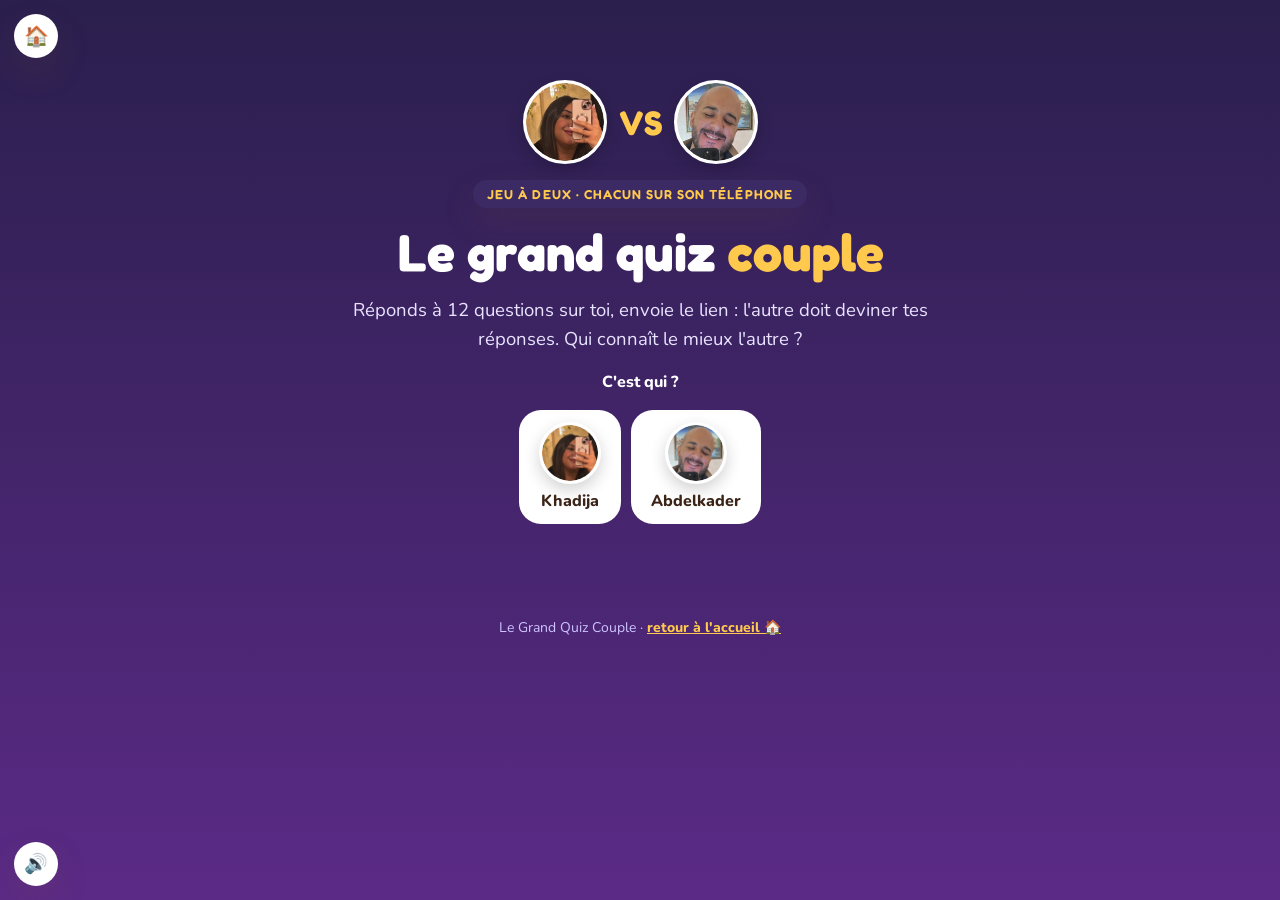
<file: quiz/index.html>
<!doctype html>
<html lang="fr">
<head>
<meta charset="utf-8">
<meta name="viewport" content="width=device-width, initial-scale=1, viewport-fit=cover">
<meta name="theme-color" content="#7a5cff">
<meta name="robots" content="noindex">
<title>Le Grand Quiz Couple</title>
<link rel="icon" href="data:image/svg+xml,%3Csvg xmlns='http://www.w3.org/2000/svg' viewBox='0 0 100 100'%3E%3Ctext y='.9em' font-size='90'%3E%F0%9F%8E%AF%3C/text%3E%3C/svg%3E">
<link rel="preconnect" href="https://fonts.googleapis.com"><link rel="preconnect" href="https://fonts.gstatic.com" crossorigin>
<link href="https://fonts.googleapis.com/css2?family=Caveat:wght@700&family=Fredoka:wght@500;600;700&family=Nunito:wght@400;700;800&display=swap" rel="stylesheet">
<link rel="stylesheet" href="../shared/love.css">
<style>
body{background:linear-gradient(180deg,#2a1f4d,#5b2a86);min-height:100vh;color:#fff}
.title{color:#fff}.title em{color:var(--gold)}.lead{color:#e9e3ff}.small{color:#cfc4ff}
.kicker{background:#3b2a63;color:var(--gold)}
.vs{display:flex;align-items:center;justify-content:center;gap:12px}
.vs .av{width:84px;height:84px}
.vs b{font-family:var(--display);font-size:34px;color:var(--gold);animation:bob 1.4s infinite}
.panel{background:#fff;color:var(--ink);border-radius:26px;padding:20px;box-shadow:0 20px 40px rgba(0,0,0,.3);text-align:left}
.panel .q{font-family:var(--display);font-weight:600;font-size:clamp(20px,5.4vw,24px);margin:6px 0 12px}
.opts{display:grid;gap:8px}
.opt{background:#f4f1ff;border:2px solid #e2dbff;border-radius:16px;padding:12px 13px;font-weight:800;font-size:15px;text-align:left;display:flex;align-items:center;gap:10px}
.opt .e{font-size:24px}
.opt.good{background:#e3f8ec;border-color:#7fd6a6;animation:okpop .4s}.opt.bad{background:#ffe7e7;border-color:#ffb3b3;animation:shake .4s}.opt.pick{background:#ffe9a8;border-color:#ffc94d}
.modes{display:grid;gap:12px}
.mode{background:#fff;color:var(--ink);border-radius:22px;padding:16px;text-align:left;display:flex;gap:12px;align-items:center;box-shadow:0 14px 30px rgba(0,0,0,.25);width:100%}
.mode .e{font-size:34px}
.mode b{display:block;font-family:var(--display);font-size:18px}
.mode small{color:var(--muted);font-weight:700}
.who{display:flex;gap:10px;justify-content:center}
.who button{display:flex;flex-direction:column;align-items:center;gap:6px;background:#fff;color:var(--ink);border-radius:22px;padding:12px 20px;font-weight:800}
.who .av{width:62px;height:62px}
.pbar{height:10px;border-radius:999px;background:rgba(255,255,255,.2);overflow:hidden}
.pbar i{display:block;height:100%;background:var(--gold);transition:width .4s}
.big{font-family:var(--display);font-size:72px;color:var(--gold);line-height:1}
.hide{display:none!important}
footer{color:#cfc4ff}
</style>
</head>
<body>
<main>
<section class="scene center">
  <div class="wrap stack">
    <div data-reveal><div class="vs"><img class="av" src="../anniversaire/img/elle.png" alt=""><b>VS</b><img class="av" src="../anniversaire/img/lui.png" alt=""></div></div>
    <div data-reveal><span class="kicker">Jeu à deux · chacun sur son téléphone</span></div>
    <h1 class="title" data-reveal>Le grand quiz <em>couple</em></h1>
    <p class="lead" data-reveal id="intro">Réponds à 12 questions sur toi, envoie le lien : l'autre doit deviner tes réponses. Qui connaît le mieux l'autre ?</p>
    <div id="home" class="stack">
      <p style="font-weight:800">C'est qui ?</p>
      <div class="who"><button data-w="her"><img class="av" src="../anniversaire/img/elle.png" alt="">Khadija</button><button data-w="him"><img class="av" src="../anniversaire/img/lui.png" alt="">Abdelkader</button></div>
    </div>
    <div id="play" class="hide stack"><div class="pbar"><i id="pb"></i></div><div class="panel" id="panel"></div></div>
    <div id="end" class="hide stack"></div>
  </div>
</section>
<footer>Le Grand Quiz Couple · <a href="../nous-deux/" style="color:var(--gold)">retour à l'accueil 🏠</a></footer>
</main>
<script src="../shared/love.js"></script>
<script>
(() => {
  const { $, $$, S, toast, burstAt, party, splitTitles, reveal, wa } = L;
  const NAME = { her: "Khadija", him: "Abdelkader" };
  const Q = [
    ["Mon plat préféré", [["🍣", "Sushi"], ["🍟", "McDo"], ["🍕", "Pizza"], ["🥘", "Tajine"], ["🫓", "Msemen"]]],
    ["Ma façon préférée de recevoir de l'amour", [["💬", "Des mots doux"], ["🤗", "Des câlins"], ["📅", "Du temps ensemble"], ["🩺", "Qu'on prenne soin de moi"], ["🎁", "Des petites surprises"]]],
    ["Quand je suis énervé(e), ce qui me calme", [["🤗", "Un câlin"], ["👂", "Qu'on m'écoute"], ["🌫️", "Du temps seul(e)"], ["🍫", "Manger"], ["😴", "Dormir"]]],
    ["Mon emoji préféré", [["😌", "😌"], ["🙄", "🙄"], ["😂", "😂"], ["🥹", "🥹"], ["♥️", "♥️"]]],
    ["Ma sortie idéale", [["🍽️", "Un bon resto"], ["🎬", "Un ciné"], ["🌊", "Une balade sur la corniche"], ["🛋️", "Soirée plaid à la maison"], ["✈️", "Un voyage"]]],
    ["Mon moment préféré de la journée", [["🌅", "Le matin"], ["☀️", "L'après-midi"], ["🌙", "Le soir"], ["🦉", "2h du matin"]]],
    ["Ma plus grande peur", [["🕷️", "Les araignées"], ["💔", "Perdre l'autre"], ["📚", "Rater un examen / un projet"], ["⏰", "Être en retard"], ["🪳", "Les cafards"]]],
    ["Le super-pouvoir que je voudrais", [["🕊️", "Voler"], ["🌀", "La téléportation (fini la distance)"], ["🧠", "Lire dans les pensées"], ["⏸️", "Arrêter le temps"]]],
    ["Ce que je préfère chez toi", [["😊", "Ton sourire"], ["😂", "Ton humour"], ["🧸", "Ta tendresse"], ["🧠", "Ton intelligence"], ["🎶", "Ta voix"]]],
    ["Ma destination de rêve", [["🏝️", "Bali"], ["🕌", "Istanbul"], ["🗾", "Japon"], ["🐠", "Maldives"], ["🗼", "Paris"]]],
    ["Ce que je fais quand tu ne réponds pas", [["⬆️", "J'écris « up »"], ["📍", "« Fink ? »"], ["😤", "Je boude"], ["😌", "Je patiente (vraiment)"]]],
    ["Mon souvenir préféré de nous", [["🍟", "Le McDo à 2h du matin"], ["💋", "Le premier bisou"], ["☕", "Les pauses café"], ["🎳", "Le bowling"], ["💌", "La lettre des 2 ans"]]],
  ];
  const GT = ["Son plat préféré ?", "Sa façon préférée de recevoir de l'amour ?", "Quand il/elle est énervé(e), qu'est-ce qui le/la calme ?", "Son emoji préféré ?", "Sa sortie idéale ?", "Son moment préféré de la journée ?", "Sa plus grande peur ?", "Le super-pouvoir qu'il/elle voudrait ?", "Ce qu'il/elle préfère chez toi ?", "Sa destination de rêve ?", "Ce qu'il/elle fait quand tu ne réponds pas ?", "Son souvenir préféré de vous deux ?"];
  const hp = new URLSearchParams(location.hash.slice(1)); const pFrom = hp.get("from"), pA = hp.get("a");
  const guessMode = pFrom && pA && pA.length === Q.length;
  let me = null, i = 0, ans = [], score = 0;
  if (guessMode) {
    $("#intro").innerHTML = `<b>${NAME[pFrom]}</b> a répondu à 12 questions sur elle/lui. À toi de deviner ! 🎯`;
    $$("#home .who button").forEach(b => b.dataset.w === pFrom && b.classList.add("hide"));
  }
  $$("#home .who button").forEach(b => b.onclick = () => { me = b.dataset.w; $("#home").classList.add("hide"); $("#play").classList.remove("hide"); show(); S.pop(); });
  function show() {
    $("#pb").style.width = (i / Q.length * 100) + "%";
    const [q, opts] = Q[i], target = guessMode ? +pA[i] : null;
    const title = guessMode ? GT[i] : q;
    $("#panel").innerHTML = `<p class="small" style="font-weight:800;color:var(--muted)">${guessMode ? `Devine · ${NAME[pFrom]}` : "À propos de toi"} · ${i + 1}/${Q.length}</p><p class="q">${title}</p><div class="opts">${opts.map(([e, t], k) => `<button class="opt" data-k="${k}"><span class="e">${e}</span>${t}</button>`).join("")}</div>`;
    $$(".opt", $("#panel")).forEach(b => b.onclick = () => {
      if ($("#panel").dataset.l) return; $("#panel").dataset.l = 1; const k = +b.dataset.k;
      if (guessMode) { const ok = k === target; $$(".opt", $("#panel"))[target].classList.add("good"); if (ok) { score++; S.good(); burstAt(b, 18); } else { b.classList.add("bad"); S.bad(); } }
      else { ans[i] = k; b.classList.add("pick"); S.pop(); }
      setTimeout(() => { delete $("#panel").dataset.l; i++; i < Q.length ? show() : end(); }, guessMode ? 1300 : 350);
    });
  }
  function end() {
    $("#pb").style.width = "100%"; $("#play").classList.add("hide"); const E = $("#end"); E.classList.remove("hide");
    const base = location.origin + location.pathname;
    if (guessMode) {
      const r = score >= 11 ? "Âme sœur certifiée 💞" : score >= 8 ? "Tu la/le connais par cœur 😍" : score >= 5 ? "Pas mal ! Encore quelques McDo à 2h pour réviser 🍟" : "Il va falloir parler encore plus (si c'est possible) 😂";
      E.innerHTML = `<p class="big">${score}/12</p><p style="font-weight:800;font-size:18px">${r}</p><button class="btn" id="tell">Lui envoyer mon score 💬</button><button class="btn ghost" id="mine">À mon tour : répondre sur moi</button>`;
      if (score >= 8) party();
      $("#tell").onclick = () => wa(`🎯 J'ai eu ${score}/12 à ton quiz ! ${r}`);
      $("#mine").onclick = () => { location.hash = ""; location.reload(); };
    } else {
      const link = base + `#from=${me}&a=${ans.join("")}`;
      E.innerHTML = `<p class="big">✅</p><p style="font-weight:800;font-size:18px">Tes réponses sont prêtes !</p><p class="lead">Envoie le lien à ${me === "her" ? "Abdelkader" : "Khadija"} : il/elle doit deviner tes 12 réponses.</p><button class="btn" id="send">Envoyer le défi 💬</button>`;
      $("#send").onclick = () => wa(`🎯 Défi : est-ce que tu me connais vraiment ? Devine mes 12 réponses ici 👉 ${link}`);
      party();
    }
  }
  splitTitles(); reveal();
})();
</script>
</body>
</html>
</file>
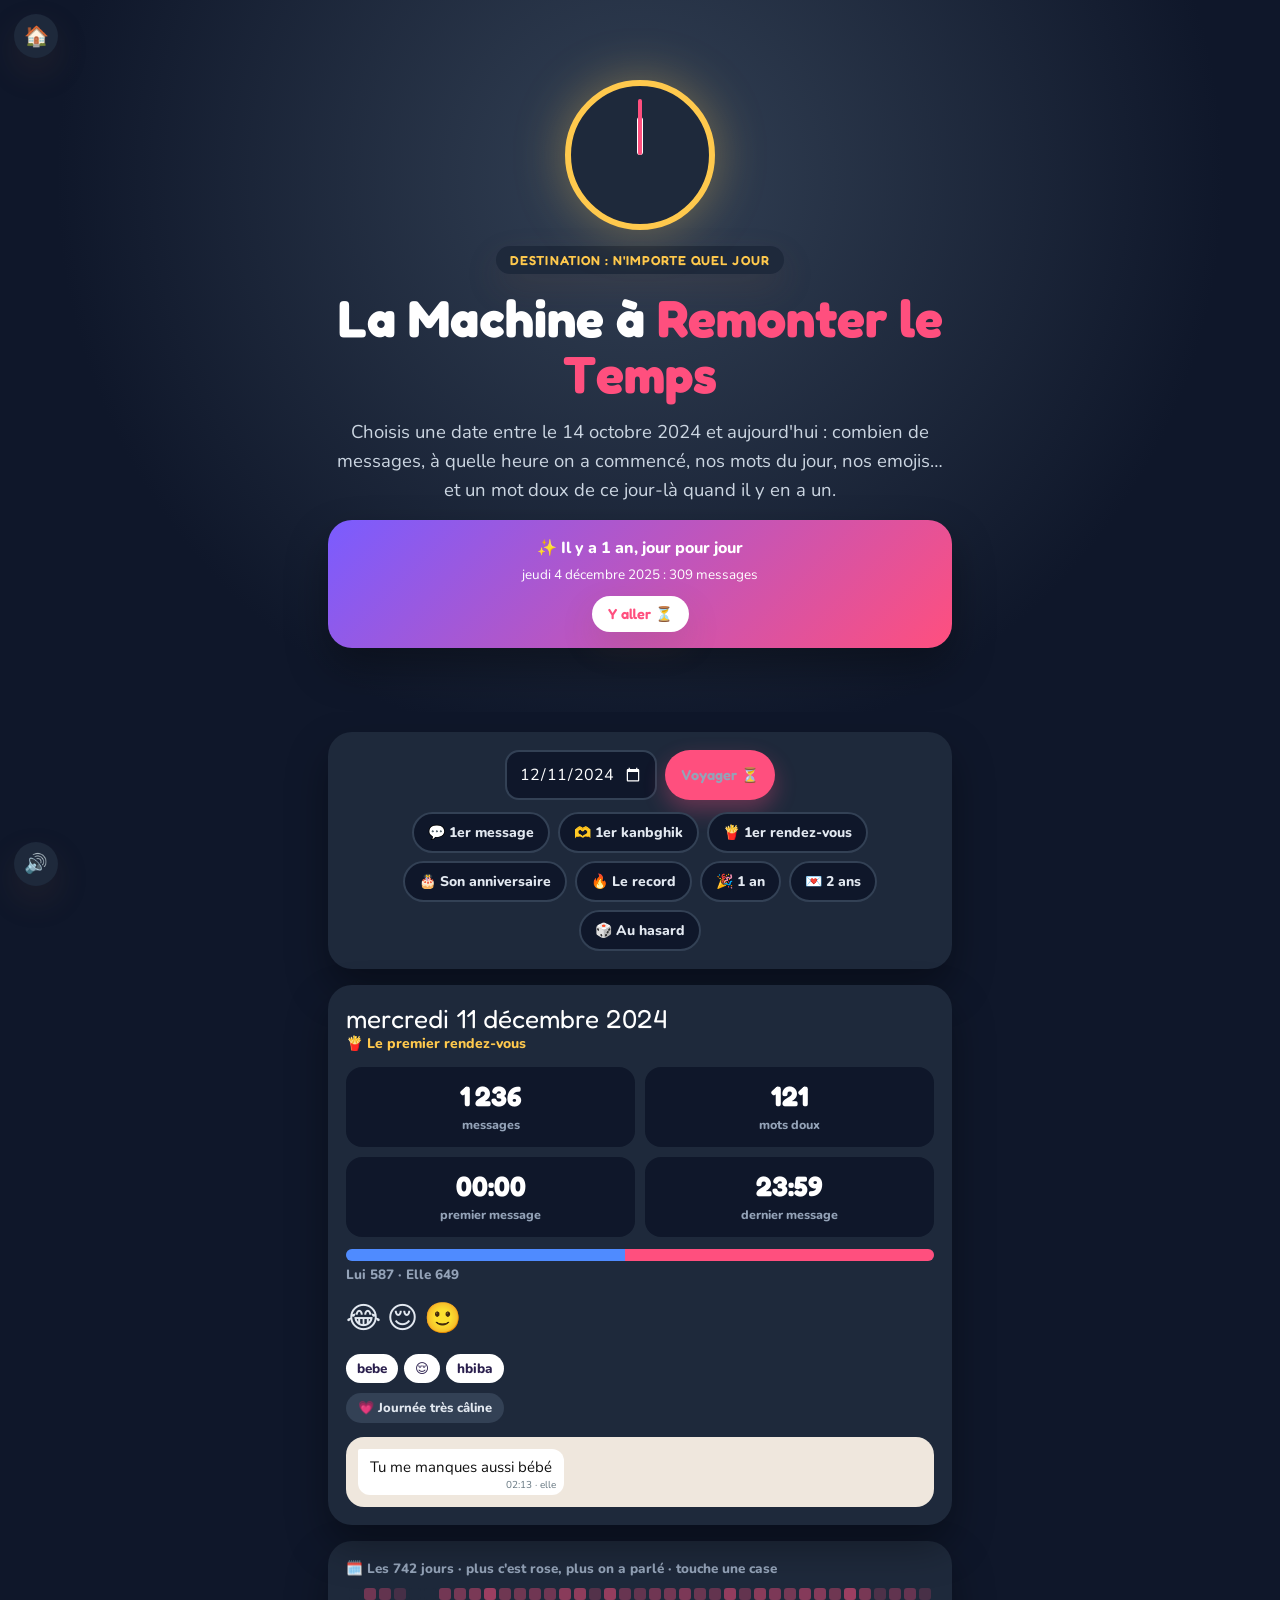
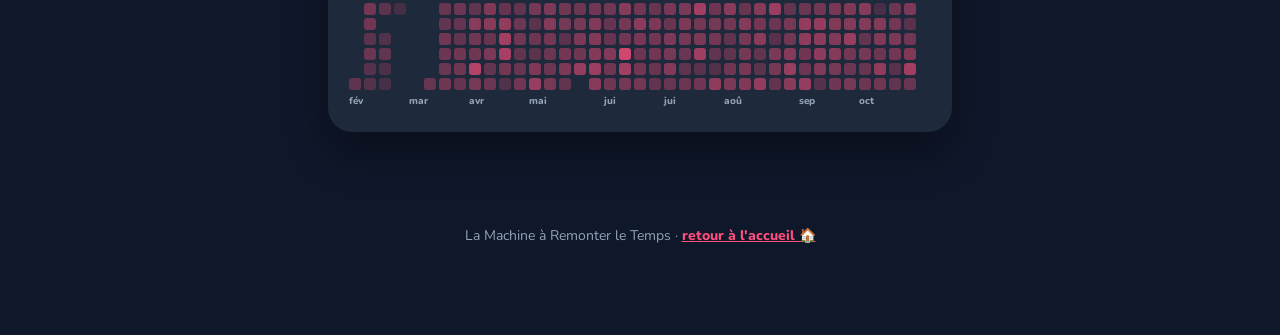
<file: temps/index.html>
<!doctype html>
<html lang="fr">
<head>
<meta charset="utf-8">
<meta name="viewport" content="width=device-width, initial-scale=1, viewport-fit=cover">
<meta name="theme-color" content="#0f172a">
<meta name="robots" content="noindex">
<title>La Machine à Remonter le Temps</title>
<link rel="icon" href="data:image/svg+xml,%3Csvg xmlns='http://www.w3.org/2000/svg' viewBox='0 0 100 100'%3E%3Ctext y='.9em' font-size='90'%3E%E2%8F%B3%3C/text%3E%3C/svg%3E">
<link rel="preconnect" href="https://fonts.googleapis.com"><link rel="preconnect" href="https://fonts.gstatic.com" crossorigin>
<link href="https://fonts.googleapis.com/css2?family=Caveat:wght@700&family=Fredoka:wght@500;600;700&family=Nunito:wght@400;700;800&display=swap" rel="stylesheet">
<link rel="stylesheet" href="../shared/love.css">
<style>
body{background:#0f172a;color:#e2e8f0}
.title{color:#fff}.lead{color:#cbd5e1}.small{color:#94a3b8}
.kicker{background:#1e293b;color:var(--gold)}
.hero{background:radial-gradient(circle at 50% 25%,#334155,#0f172a 70%)}
.clock{width:150px;height:150px;margin:0 auto;border-radius:50%;border:6px solid var(--gold);position:relative;box-shadow:0 0 50px rgba(255,201,77,.35);background:#1e293b}
.clock i{position:absolute;left:50%;bottom:50%;transform-origin:50% 100%;background:#fff;border-radius:4px}
.clock .h{width:6px;height:38px;margin-left:-3px;animation:spinr 6s linear infinite}
.clock .m{width:4px;height:56px;margin-left:-2px;background:var(--rose);animation:spinr 1.5s linear infinite}
@keyframes spinr{to{transform:rotate(-360deg)}}
.panel{background:#1e293b;border-radius:24px;padding:18px;box-shadow:0 20px 40px rgba(0,0,0,.35)}
.picker{display:flex;gap:8px;flex-wrap:wrap;justify-content:center}
.picker input{background:#0f172a;color:#fff;border:2px solid #334155;border-radius:14px;padding:11px 12px;font-size:16px;color-scheme:dark}
.quick{display:flex;flex-wrap:wrap;gap:8px;justify-content:center}
.quick button{background:#0f172a;border:2px solid #334155;color:#e2e8f0;border-radius:999px;padding:9px 14px;font-weight:800;font-size:14px}
.quick button:active{transform:scale(.95)}
.day{position:relative;overflow:hidden}
.day.warp{animation:warp .7s cubic-bezier(.3,1.4,.5,1)}
@keyframes warp{0%{transform:scale(.6) rotate(-6deg);opacity:0;filter:blur(8px)}}
.dhead{font-family:var(--display);font-size:26px;color:#fff}
.dsub{color:var(--gold);font-weight:800;font-size:14px}
.dgrid{display:grid;grid-template-columns:1fr 1fr;gap:10px;margin-top:14px}
.dgrid div{background:#0f172a;border-radius:16px;padding:12px;text-align:center}
.dgrid b{display:block;font-family:var(--display);font-size:28px;color:#fff}
.dgrid span{font-size:12.5px;font-weight:800;color:#94a3b8}
.split{display:flex;height:12px;border-radius:999px;overflow:hidden;background:#334155;margin-top:12px}
.split i{display:block;height:100%;transition:width .8s}
.words{display:flex;flex-wrap:wrap;gap:6px;margin-top:12px}
.words span{background:#fff;color:var(--plum);border-radius:999px;padding:5px 11px;font-weight:800;font-size:13.5px}
.sweet{margin-top:14px;background:#efe7dd;border-radius:18px;padding:12px}
.bub{display:inline-block;padding:8px 12px 18px;border-radius:12px;font-size:15px;position:relative;color:#111;max-width:92%}
.bub time{position:absolute;right:8px;bottom:3px;font-size:10px;color:#667781}
.bub.her{background:#fff;border-top-left-radius:2px}.bub.him{background:#d9fdd3;border-top-right-radius:2px;float:right}
.sweet::after{content:"";display:block;clear:both}
.mood{display:inline-block;margin-top:10px;border-radius:999px;padding:6px 12px;font-weight:800;font-size:13px;background:#334155}
.heatwrap{overflow-x:auto;-webkit-overflow-scrolling:touch;padding-bottom:6px}
.heat{display:grid;grid-auto-flow:column;grid-template-rows:repeat(7,12px);gap:3px;width:max-content}
.heat i{width:12px;height:12px;border-radius:3px;background:#1e293b;cursor:pointer}
.heat i.on{outline:2px solid var(--gold)}
.months-l{display:flex;gap:0;font-size:10px;font-weight:800;color:#94a3b8;margin-top:4px;width:max-content}
.empty-day{text-align:center;padding:20px 6px}
.empty-day .e{font-size:60px}
.otd{background:linear-gradient(135deg,#7a5cff,#ff4f7e);border-radius:24px;padding:16px;color:#fff;box-shadow:0 20px 40px rgba(0,0,0,.35)}
footer{color:#94a3b8}
#lv-home,#lv-mute{background:#1e293b}
</style>
</head>
<body>
<main>
<section class="scene hero center">
  <div class="wrap stack">
    <div data-reveal><div class="clock"><i class="h"></i><i class="m"></i></div></div>
    <div data-reveal><span class="kicker">Destination : n'importe quel jour</span></div>
    <h1 class="title" data-reveal>La Machine à <em>Remonter le Temps</em></h1>
    <p class="lead" data-reveal>Choisis une date entre le 14 octobre 2024 et aujourd'hui : combien de messages, à quelle heure on a commencé, nos mots du jour, nos emojis… et un mot doux de ce jour-là quand il y en a un.</p>
    <div class="otd" data-reveal id="otd"></div>
  </div>
</section>
<section class="scene" style="padding-top:20px">
  <div class="wrap stack">
    <div class="panel" data-reveal>
      <div class="picker"><input type="date" id="date" min="2024-10-14" max="2026-10-25" value="2024-12-11" aria-label="Date"><button class="btn small" id="goBtn">Voyager ⏳</button></div>
      <div class="quick" style="margin-top:12px">
        <button data-d="2024-10-14">💬 1er message</button><button data-d="2024-10-26">🫶 1er kanbghik</button><button data-d="2024-12-11">🍟 1er rendez-vous</button><button data-d="2025-03-27">🎂 Son anniversaire</button><button data-d="2025-05-05">🔥 Le record</button><button data-d="2025-10-14">🎉 1 an</button><button data-d="2026-10-14">💌 2 ans</button><button id="rand">🎲 Au hasard</button>
      </div>
    </div>
    <div class="panel day" id="day"></div>
    <div class="panel" data-reveal><p class="small" style="font-weight:800;margin-bottom:8px">🗓️ Les 742 jours · plus c'est rose, plus on a parlé · touche une case</p><div class="heatwrap" id="hw"><div class="heat" id="heat"></div><div class="months-l" id="ml"></div></div></div>
  </div>
</section>
<footer>La Machine à Remonter le Temps · <a href="../nous-deux/">retour à l'accueil 🏠</a></footer>
</main>
<script src="data.js"></script>
<script src="../shared/love.js"></script>
<script>
(() => {
  const { $, $$, S, burstAt, splitTitles, reveal, fmt } = L;
  const D = window.DAYS, START = new Date("2024-10-14T12:00:00"), END = new Date("2026-10-25T12:00:00");
  const MO = ["janvier", "février", "mars", "avril", "mai", "juin", "juillet", "août", "septembre", "octobre", "novembre", "décembre"];
  const JO = ["dimanche", "lundi", "mardi", "mercredi", "jeudi", "vendredi", "samedi"];
  const iso = (d) => d.toISOString().slice(0, 10);
  const nice = (s) => { const d = new Date(s + "T12:00:00"); return `${JO[d.getDay()]} ${d.getDate()} ${MO[d.getMonth()]} ${d.getFullYear()}`; };
  const SPECIAL = { "2024-10-14": "💬 Le tout premier jour", "2024-10-26": "🫶 Le premier « kanbghik »", "2024-12-11": "🍟 Le premier rendez-vous", "2025-02-26": "📢 Le jour des 566 « akhti »", "2025-03-27": "🎂 Son anniversaire", "2025-05-05": "🔥 Le record absolu", "2025-10-14": "🎉 Un an", "2025-10-19": "💻 LoveDeclaration.java", "2026-05-01": "📱 Naissance de Doctora", "2026-10-14": "💌 La lettre des 2 ans" };
  const maxN = Math.max(...Object.values(D).map(v => v[0]));
  function show(s) {
    const box = $("#day"); box.classList.remove("warp"); void box.offsetWidth; box.classList.add("warp"); S.pop();
    const v = D[s], dt = new Date(s + "T12:00:00");
    if (!v) {
      const iphone = dt >= new Date("2025-07-18") && dt <= new Date("2025-09-29");
      box.innerHTML = `<div class="dhead">${nice(s)}</div><div class="empty-day"><div class="e">${iphone ? "📱💀" : "🤫"}</div><p style="font-weight:800;margin-top:8px">${iphone ? "L'ère de l'iPhone : les messages de ce jour-là ont disparu. On ne parle plus jamais de cet iPhone." : "Silence radio ce jour-là. Sûrement parce qu'on était ensemble 😌"}</p></div>`;
    } else {
      const [n, h, f, love, first, last, emo, voc, sw] = v, hp = n ? h / n * 100 : 50;
      const mood = love >= 60 ? "💗 Journée très câline" : n >= 1500 ? "🗣️ Journée très bavarde" : n < 80 ? "🌙 Journée calme" : "😌 Journée normale (donc adorable)";
      box.innerHTML = `<div class="dhead">${nice(s)}</div>${SPECIAL[s] ? `<div class="dsub">${SPECIAL[s]}</div>` : ""}
        <div class="dgrid"><div><b>${fmt(n)}</b><span>messages</span></div><div><b>${love}</b><span>mots doux</span></div><div><b>${first}</b><span>premier message</span></div><div><b>${last}</b><span>dernier message</span></div></div>
        <div class="split"><i style="width:${hp}%;background:var(--him)"></i><i style="width:${100 - hp}%;background:var(--her)"></i></div><p class="small" style="font-weight:800;margin-top:4px">Lui ${fmt(h)} · Elle ${fmt(f)}</p>
        ${emo ? `<p style="font-size:30px;letter-spacing:6px;margin-top:10px">${emo}</p>` : ""}
        ${voc.length ? `<div class="words">${voc.map(w => `<span>${w}</span>`).join("")}</div>` : ""}
        <span class="mood">${mood}</span>
        ${sw ? `<div class="sweet"><div class="bub ${sw[0]}">${sw[1].replace(/</g, "&lt;")}<time>${sw[2]} · ${sw[0] === "him" ? "lui" : "elle"}</time></div></div>` : ""}`;
      if (love >= 60 || SPECIAL[s]) burstAt(box, 30);
    }
    $("#date").value = s;
    $$("#heat i").forEach(c => c.classList.toggle("on", c.dataset.d === s));
  }
  // on this day
  (() => {
    const now = new Date(), cands = [1, 2].map(y => { const d = new Date(now); d.setFullYear(now.getFullYear() - y); return iso(d); }).filter(x => x >= "2024-10-14");
    const pick = cands.find(x => D[x]) || "2024-10-14";
    const y = new Date().getFullYear() - +pick.slice(0, 4);
    $("#otd").innerHTML = `<p style="font-weight:800">✨ Il y a ${y} an${y > 1 ? "s" : ""}, jour pour jour</p><p class="small" style="color:#fff;margin-top:4px">${nice(pick)} : ${D[pick] ? fmt(D[pick][0]) + " messages" : "pas de messages"}</p><button class="btn small ghost" style="margin-top:10px" id="otdGo">Y aller ⏳</button>`;
    $("#otdGo").onclick = () => { show(pick); $("#day").scrollIntoView({ behavior: "smooth", block: "center" }); };
  })();
  $("#goBtn").onclick = () => $("#date").value && show($("#date").value);
  $("#date").addEventListener("change", () => $("#date").value && show($("#date").value));
  $$(".quick [data-d]").forEach(b => b.onclick = () => show(b.dataset.d));
  $("#rand").onclick = () => { const ks = Object.keys(D); show(ks[Math.floor(Math.random() * ks.length)]); };
  // heat calendar
  (() => {
    const box = $("#heat"); let h = "", ml = "", d = new Date(START); d.setDate(d.getDate() - d.getDay());
    let col = 0, lastM = -1;
    while (d <= END) {
      for (let r = 0; r < 7; r++) {
        const s = iso(d), v = D[s], out = d < START || d > END;
        const a = v ? .15 + .85 * Math.pow(v[0] / maxN, .6) : 0;
        h += `<i data-d="${s}" style="${out ? "visibility:hidden" : v ? `background:rgba(255,79,126,${a.toFixed(2)})` : ""}" title="${s}"></i>`;
        d.setDate(d.getDate() + 1);
      }
      const m = new Date(d.getTime() - 864e5).getMonth();
      ml += `<span style="width:15px;display:inline-block">${m !== lastM ? MO[m].slice(0, 3) : ""}</span>`; lastM = m; col++;
    }
    box.innerHTML = h; $("#ml").innerHTML = ml;
    $$("#heat i").forEach(c => c.addEventListener("click", () => { show(c.dataset.d); $("#day").scrollIntoView({ behavior: "smooth", block: "center" }); }));
    setTimeout(() => { const hw = $("#hw"); hw.scrollLeft = hw.scrollWidth; }, 300);
  })();
  show("2024-12-11");
  splitTitles(); reveal();
})();
</script>
</body>
</html>
</file>
<file: styles.css>
:root{
  --display:"Fredoka","Arial Rounded MT Bold",system-ui,sans-serif;
  --body:"Nunito",system-ui,-apple-system,"Segoe UI",sans-serif;
  --r:22px; --tabs:64px;
}
[data-theme="rose"]{--bg:#fff4f7;--bg2:#ffe3ec;--card:#ffffff;--ink:#3d2330;--muted:#8f6b7b;--accent:#ff5c8d;--accent2:#ffb3c8;--soft:#fff0f5;--line:#f6d5e0;--good:#21a971;--good-bg:#e5f8ee;--bad:#e5484d;--bad-bg:#ffe8e8;--gold:#ffb938;--shadow:0 10px 28px rgba(200,80,120,.13);--meta:#ff6f9a}
[data-theme="menthe"]{--bg:#f0fbf7;--bg2:#d7f3e8;--card:#ffffff;--ink:#17352c;--muted:#5f8075;--accent:#14a37f;--accent2:#9fe3cc;--soft:#ebfaf4;--line:#cdebdf;--good:#14a37f;--good-bg:#e1f7ee;--bad:#e5484d;--bad-bg:#ffe8e8;--gold:#f2a922;--shadow:0 10px 28px rgba(20,120,90,.12);--meta:#14a37f}
[data-theme="lavande"]{--bg:#f6f3ff;--bg2:#e6defe;--card:#ffffff;--ink:#2c2350;--muted:#776d9c;--accent:#7a5cff;--accent2:#c8bbff;--soft:#f2eeff;--line:#e0d8fb;--good:#1f9e6e;--good-bg:#e4f7ee;--bad:#e5484d;--bad-bg:#ffe8e8;--gold:#f0a52a;--shadow:0 10px 28px rgba(100,70,200,.13);--meta:#7a5cff}
[data-theme="nuit"]{--bg:#16131f;--bg2:#221d31;--card:#231e33;--ink:#f3eefc;--muted:#a59cbd;--accent:#ff7aa6;--accent2:#6b4e7c;--soft:#2b2440;--line:#3a3252;--good:#3fd69a;--good-bg:#173a2e;--bad:#ff6b70;--bad-bg:#43202a;--gold:#ffc65c;--shadow:0 10px 28px rgba(0,0,0,.4);--meta:#16131f}

*{box-sizing:border-box;-webkit-tap-highlight-color:transparent}
html,body{margin:0;background:var(--bg);color:var(--ink);font-family:var(--body);-webkit-font-smoothing:antialiased}
body{min-height:100svh;padding-bottom:calc(var(--tabs) + env(safe-area-inset-bottom));transition:background .3s,color .3s}
button{font:inherit;color:inherit;border:0;background:none;cursor:pointer;touch-action:manipulation}
a{color:var(--accent)}
h1,h2,h3{font-family:var(--display);margin:0;line-height:1.15}
p{margin:0;line-height:1.5}
[hidden]{display:none!important}

/* header */
.top{position:sticky;top:0;z-index:30;display:flex;align-items:center;justify-content:space-between;gap:10px;padding:calc(10px + env(safe-area-inset-top)) max(16px,env(safe-area-inset-right)) 10px max(16px,env(safe-area-inset-left));background:color-mix(in srgb,var(--bg) 86%,transparent);backdrop-filter:blur(14px);-webkit-backdrop-filter:blur(14px)}
.brand{display:flex;align-items:center;gap:8px;font-family:var(--display);font-size:21px;font-weight:600}
.brand img{width:36px;height:36px;object-fit:contain}
.brand b{color:var(--accent);font-weight:700}
.top-right{display:flex;align-items:center;gap:8px}
.streak{font-weight:800;font-size:14px;background:var(--card);padding:7px 12px;border-radius:999px;box-shadow:var(--shadow)}
.icon-btn{width:40px;height:40px;border-radius:50%;background:var(--card);box-shadow:var(--shadow);font-size:18px;display:grid;place-items:center}

/* layout */
#screen{display:block;max-width:720px;margin:0 auto;padding:6px max(16px,env(safe-area-inset-left)) 120px max(16px,env(safe-area-inset-right));outline:none}
.view{animation:in .35s cubic-bezier(.2,.9,.3,1.1)}
@keyframes in{from{opacity:0;transform:translateY(14px)}}
.stack>*+*{margin-top:14px}
.card{background:var(--card);border-radius:var(--r);box-shadow:var(--shadow);padding:18px}
.muted{color:var(--muted)}
.small{font-size:13.5px}
.kicker{font-family:var(--display);font-weight:600;font-size:12.5px;letter-spacing:.08em;text-transform:uppercase;color:var(--accent)}
.h1{font-size:clamp(26px,7vw,34px)}
.h2{font-size:21px;margin:22px 0 10px}
.row{display:flex;align-items:center;gap:10px}
.between{justify-content:space-between}
.wrap{flex-wrap:wrap}
.grid2{display:grid;grid-template-columns:1fr 1fr;gap:12px}
@media (min-width:600px){.grid3{grid-template-columns:repeat(3,1fr)}}

.btn{display:inline-flex;align-items:center;justify-content:center;gap:8px;font-family:var(--display);font-weight:600;font-size:16.5px;background:var(--accent);color:#fff;border-radius:999px;padding:13px 22px;box-shadow:0 8px 20px color-mix(in srgb,var(--accent) 35%,transparent);transition:transform .12s,opacity .2s;text-decoration:none}
.btn:active{transform:scale(.95)}
.btn.ghost{background:var(--card);color:var(--accent);box-shadow:var(--shadow)}
.btn.soft{background:var(--soft);color:var(--accent);box-shadow:none}
.btn.sm{font-size:14px;padding:9px 15px}
.btn.block{display:flex;width:100%}
.btn[disabled]{opacity:.45;pointer-events:none}

/* hero */
.hero{position:relative;overflow:hidden;background:linear-gradient(140deg,var(--accent),color-mix(in srgb,var(--accent) 55%,var(--gold)));color:#fff;border-radius:28px;padding:22px 20px;box-shadow:var(--shadow)}
.hero h1{font-size:clamp(25px,7vw,32px)}
.hero p{opacity:.95;margin-top:6px}
.hero::after{content:"";position:absolute;right:-40px;top:-40px;width:160px;height:160px;border-radius:50%;background:rgba(255,255,255,.15)}
.hero .btn{background:#fff;color:var(--accent);box-shadow:0 8px 20px rgba(0,0,0,.12);margin-top:14px}
.goal{margin-top:14px;background:rgba(255,255,255,.22);border-radius:999px;height:10px;overflow:hidden}
.goal i{display:block;height:100%;background:#fff;border-radius:999px;transition:width .6s}

.tile{display:flex;flex-direction:column;align-items:flex-start;gap:4px;text-align:left;background:var(--card);border-radius:var(--r);box-shadow:var(--shadow);padding:16px;min-height:112px;transition:transform .15s;position:relative}
.tile:active{transform:scale(.97)}
.tile .e{font-size:28px}
.tile b{font-family:var(--display);font-size:17px;font-weight:600}
.tile small{color:var(--muted);font-weight:700;font-size:12.5px;line-height:1.35}
.tile .pill{position:absolute;top:12px;right:12px}
.pill{display:inline-block;font-size:11.5px;font-weight:800;padding:3px 9px;border-radius:999px;background:var(--soft);color:var(--accent)}
.pill.good{background:var(--good-bg);color:var(--good)}
.pill.bad{background:var(--bad-bg);color:var(--bad)}

.note{background:var(--soft);border:2px dashed var(--accent2);border-radius:var(--r);padding:14px 16px;font-weight:700}

/* subjects */
.subj{display:flex;align-items:center;gap:14px;width:100%;text-align:left;background:var(--card);border-radius:var(--r);box-shadow:var(--shadow);padding:14px 16px}
.subj .e{font-size:30px;width:44px;height:44px;display:grid;place-items:center;background:var(--soft);border-radius:14px;flex:none}
.subj .t{flex:1;min-width:0}
.subj b{font-family:var(--display);font-size:17px;font-weight:600;display:block}
.bar{height:8px;border-radius:999px;background:var(--bg2);overflow:hidden;margin-top:7px}
.bar i{display:block;height:100%;background:var(--accent);border-radius:999px;transition:width .6s}
.bar.good i{background:var(--good)}
.chips{display:flex;flex-wrap:wrap;gap:8px}
.chip{padding:8px 13px;border-radius:999px;background:var(--card);box-shadow:var(--shadow);font-weight:800;font-size:13.5px;color:var(--muted)}
.chip.on{background:var(--accent);color:#fff}
.chapter{display:flex;align-items:center;gap:10px;width:100%;text-align:left;padding:12px 4px;border-bottom:1px solid var(--line)}
.chapter:last-child{border-bottom:0}
.chapter .t{flex:1;font-weight:700}
.chapter .n{font-size:12.5px;color:var(--muted);font-weight:800}

/* quiz */
.qhead{display:flex;align-items:center;gap:10px;margin:4px 0 12px}
.qhead .bar{flex:1;margin:0;height:10px}
.qmeta{display:flex;flex-wrap:wrap;gap:6px;margin-bottom:10px}
.lvl-easy{background:var(--good-bg);color:var(--good)}
.lvl-medium{background:var(--soft);color:var(--accent)}
.lvl-hard{background:#fff1dc;color:#b86e00}
.lvl-god{background:#2a1f4d;color:#ffd76a}
[data-theme="nuit"] .lvl-hard{background:#3d2e14;color:#ffc65c}
.question{font-family:var(--display);font-weight:600;font-size:clamp(19px,5.2vw,23px);line-height:1.3}
.opts{display:grid;gap:10px;margin-top:16px}
.opt{display:flex;align-items:flex-start;gap:12px;text-align:left;width:100%;background:var(--card);border:2px solid var(--line);border-radius:18px;padding:13px 14px;font-weight:700;font-size:15.5px;line-height:1.35;transition:border-color .15s,background .15s,transform .1s}
.opt:active{transform:scale(.985)}
.opt .k{flex:none;width:28px;height:28px;border-radius:9px;display:grid;place-items:center;background:var(--soft);color:var(--accent);font-family:var(--display);font-size:15px}
.opt.picked{border-color:var(--accent);background:var(--soft)}
.opt.good{border-color:var(--good);background:var(--good-bg)}
.opt.good .k{background:var(--good);color:#fff}
.opt.bad{border-color:var(--bad);background:var(--bad-bg);animation:shake .4s}
.opt.bad .k{background:var(--bad);color:#fff}
.opt.dim{opacity:.55}
@keyframes shake{20%,60%{transform:translateX(-6px)}40%,80%{transform:translateX(6px)}}
.feedback{margin-top:14px;border-radius:var(--r);padding:16px;background:var(--card);box-shadow:var(--shadow);border-left:6px solid var(--good);animation:in .3s}
.feedback.ko{border-left-color:var(--bad)}
.feedback h3{font-size:18px;margin-bottom:6px}
.feedback .exp{font-size:15px}
.qactions{display:flex;gap:8px;flex-wrap:wrap;margin-top:14px;align-items:center}
.qactions .spacer{flex:1}
.timer{font-family:var(--display);font-weight:700;font-variant-numeric:tabular-nums;background:var(--card);padding:6px 12px;border-radius:999px;box-shadow:var(--shadow)}
.timer.low{color:var(--bad)}
.next-row{margin-top:16px;padding-right:88px}
body.no-cat .next-row{padding-right:0}
@media (min-width:760px){.next-row{padding-right:0}}

/* results */
.ring{--p:0;width:150px;height:150px;border-radius:50%;margin:6px auto 4px;display:grid;place-items:center;background:conic-gradient(var(--accent) calc(var(--p)*1%),var(--bg2) 0)}
.ring div{width:118px;height:118px;border-radius:50%;background:var(--card);display:grid;place-items:center;font-family:var(--display);font-size:34px;font-weight:700}
.miss{border-top:1px solid var(--line);padding:12px 0}
.miss:first-child{border-top:0}
.miss .q{font-weight:800}
.miss .a{color:var(--good);font-weight:800;margin-top:4px}
.miss .y{color:var(--bad);font-weight:700;font-size:14px;margin-top:2px}
.miss .x{font-size:14px;color:var(--muted);margin-top:4px}

/* stats */
.kpis{display:grid;grid-template-columns:repeat(2,1fr);gap:12px}
@media (min-width:600px){.kpis{grid-template-columns:repeat(4,1fr)}}
.kpi{background:var(--card);border-radius:var(--r);box-shadow:var(--shadow);padding:14px}
.kpi b{display:block;font-family:var(--display);font-size:28px;color:var(--accent)}
.kpi span{font-size:12.5px;font-weight:800;color:var(--muted)}
.week{display:flex;align-items:flex-end;gap:6px;height:120px;padding-top:10px}
.week div{flex:1;display:flex;flex-direction:column;align-items:center;justify-content:flex-end;height:100%;gap:4px}
.week i{display:block;width:100%;max-width:34px;background:var(--accent2);border-radius:8px 8px 4px 4px;min-height:4px}
.week div.today i{background:var(--accent)}
.week span{font-size:11px;font-weight:800;color:var(--muted)}

/* courses */
.course{display:flex;gap:12px;align-items:center;background:var(--card);border-radius:var(--r);box-shadow:var(--shadow);padding:14px 16px;text-decoration:none;color:inherit}
.course .e{font-size:26px}
.course b{font-family:var(--display);font-weight:600;font-size:16.5px;display:block}

/* settings */
.themes{display:grid;grid-template-columns:repeat(auto-fill,minmax(130px,1fr));gap:10px}
.theme{border-radius:18px;padding:12px;text-align:left;font-weight:800;border:3px solid transparent;box-shadow:var(--shadow)}
.theme.on{border-color:var(--accent)}
.theme i{display:flex;gap:4px;margin-bottom:8px}
.theme i b{width:18px;height:18px;border-radius:50%}
.switch{display:flex;align-items:center;justify-content:space-between;gap:10px;padding:12px 0;border-bottom:1px solid var(--line);font-weight:700}
.switch:last-child{border-bottom:0}
.toggle{width:52px;height:30px;border-radius:999px;background:var(--bg2);position:relative;flex:none;transition:background .2s}
.toggle::after{content:"";position:absolute;top:3px;left:3px;width:24px;height:24px;border-radius:50%;background:#fff;box-shadow:0 2px 6px rgba(0,0,0,.2);transition:transform .2s}
.toggle.on{background:var(--accent)}
.toggle.on::after{transform:translateX(22px)}
select{font:inherit;font-weight:700;color:var(--ink);background:var(--soft);border:0;border-radius:12px;padding:8px 10px}

/* secret */
.secret{background:linear-gradient(140deg,#2a1f4d,#5b2a86);color:#fff;border-radius:var(--r);padding:18px}
.secret .lock{opacity:.6}
.letter{font-family:var(--display);font-size:18px;line-height:1.4}

/* tabs */
.tabs{position:fixed;left:0;right:0;bottom:0;z-index:40;display:flex;justify-content:space-around;background:var(--card);box-shadow:0 -6px 24px rgba(0,0,0,.08);padding:6px max(6px,env(safe-area-inset-left)) calc(6px + env(safe-area-inset-bottom)) max(6px,env(safe-area-inset-right));border-radius:22px 22px 0 0}
.tabs button{position:relative;flex:1;display:flex;flex-direction:column;align-items:center;gap:1px;font-size:11.5px;font-weight:800;color:var(--muted);padding:5px 0;border-radius:14px;max-width:110px}
.tabs button span{font-size:21px;transition:transform .2s}
.tabs button.on{color:var(--accent)}
.tabs button.on span{transform:translateY(-2px) scale(1.12)}
.badge{position:absolute;top:2px;right:calc(50% - 22px);min-width:18px;height:18px;border-radius:999px;background:var(--bad);color:#fff;font-style:normal;font-size:10.5px;display:grid;place-items:center;padding:0 5px}

/* cat sticker */
.cat{position:fixed;right:max(12px,env(safe-area-inset-right));bottom:calc(var(--tabs) + 14px + env(safe-area-inset-bottom));z-index:35;display:flex;flex-direction:column;align-items:flex-end;pointer-events:none}
.cat-btn{pointer-events:auto;width:84px;height:84px;animation:float 3.2s ease-in-out infinite;filter:drop-shadow(0 8px 12px rgba(0,0,0,.18))}
.cat-btn img{width:100%;height:100%;object-fit:contain;transition:transform .25s}
.cat.happy .cat-btn img{animation:hop .6s cubic-bezier(.3,1.8,.5,1)}
.cat.sad .cat-btn img{transform:rotate(-12deg) translateY(4px)}
.cat.squish .cat-btn img{animation:squish .35s}
.cat.hide{opacity:0;transform:translateY(20px);transition:.3s}
@keyframes float{50%{transform:translateY(-10px) rotate(-3deg)}}
@keyframes hop{40%{transform:translateY(-26px) rotate(8deg) scale(1.08)}}
@keyframes squish{50%{transform:scale(1.15,.85)}}
.bubble{max-width:min(250px,70vw);background:var(--card);color:var(--ink);font-weight:800;font-size:14px;line-height:1.35;padding:10px 13px;border-radius:18px 18px 4px 18px;box-shadow:var(--shadow);border:2px solid var(--accent2);margin-bottom:6px;opacity:0;transform:translateY(8px) scale(.9);transform-origin:bottom right;transition:.25s cubic-bezier(.3,1.5,.5,1)}
.bubble.show{opacity:1;transform:none}
#hearts{position:fixed;inset:0;pointer-events:none;z-index:60;overflow:hidden}
#hearts span{position:absolute;font-size:22px;animation:heart 1.4s ease-out forwards}
@keyframes heart{to{transform:translate(var(--dx),-160px) rotate(var(--rot)) scale(.6);opacity:0}}

#toast{position:fixed;left:50%;top:calc(14px + env(safe-area-inset-top));transform:translate(-50%,-160%);background:var(--card);color:var(--ink);font-weight:800;padding:11px 16px;border-radius:16px;box-shadow:0 12px 30px rgba(0,0,0,.18);border:2px solid var(--accent2);z-index:70;max-width:90vw;text-align:center;transition:transform .4s cubic-bezier(.3,1.5,.5,1)}
#toast.show{transform:translate(-50%,0)}

.empty{text-align:center;padding:30px 10px}
.center{text-align:center}
.sheet{position:fixed;inset:0;z-index:80;background:rgba(20,10,20,.45);display:flex;align-items:flex-end;justify-content:center;animation:fade .2s}
@keyframes fade{from{opacity:0}}
.sheet-card{background:var(--card);color:var(--ink);width:100%;max-width:560px;border-radius:26px 26px 0 0;padding:20px 18px calc(20px + env(safe-area-inset-bottom));display:grid;gap:12px;animation:in .3s}
.reasons{display:flex;flex-wrap:wrap;gap:8px}
textarea{font:inherit;color:var(--ink);background:var(--soft);border:2px solid var(--line);border-radius:14px;padding:10px 12px;resize:vertical;width:100%}
.empty .big{font-size:56px}

@media (prefers-reduced-motion: reduce){*,*::before,*::after{animation-duration:.01ms!important;animation-iteration-count:1!important;transition-duration:.01ms!important}}

/* pendant un quiz, le chat se fait plus discret pour ne pas cacher l'explication */
body.quizzing .cat-btn{width:62px;height:62px}
body.quizzing .bubble{font-size:13px;max-width:200px}
body.quizzing .next-row{padding-right:70px}
#nextBtn{scroll-margin-bottom:calc(var(--tabs) + 40px)}
</file>
<file: shared/love.css>
:root{
  --choco:#5b3a29; --choco-2:#7a4f38; --pink:#ff8fb1; --rose:#ff4f7e; --blush:#ffd6e3; --mallow:#fff5f8;
  --gold:#ffc94d; --mint:#bff0dc; --sky:#d9ecff; --lav:#e7e0ff; --plum:#2a1f4d; --ink:#3b2418; --muted:#8a6a5a;
  --him:#4f8bff; --her:#ff4f7e; --good:#2fbf71;
  --shadow:0 14px 34px rgba(122,79,56,.16);
  --display:"Fredoka","Arial Rounded MT Bold",system-ui,sans-serif; --body:"Nunito",system-ui,-apple-system,sans-serif; --hand:"Caveat",cursive;
}
*{box-sizing:border-box;-webkit-tap-highlight-color:transparent}
html{scroll-behavior:smooth}
body{margin:0;font-family:var(--body);color:var(--ink);background:var(--mallow);overflow-x:hidden;-webkit-font-smoothing:antialiased}
button{font:inherit;color:inherit;cursor:pointer;touch-action:manipulation;border:0;background:none}
input,select,textarea{font:inherit}
h1,h2,h3{font-family:var(--display);margin:0;line-height:1.08}
p{margin:0;line-height:1.55}
a{color:inherit}
.wrap{width:100%;max-width:660px;margin:0 auto;padding:0 max(18px,env(safe-area-inset-left)) 0 max(18px,env(safe-area-inset-right));position:relative;z-index:1}
.scene{position:relative;padding:80px 0 64px;overflow:hidden}
.center{text-align:center}
.stack>*+*{margin-top:16px}
.kicker{display:inline-block;font-family:var(--display);font-weight:600;font-size:13px;letter-spacing:.08em;text-transform:uppercase;color:var(--rose);background:#fff;border-radius:999px;padding:6px 14px;box-shadow:var(--shadow)}
.title{font-size:clamp(30px,8.4vw,52px);color:var(--choco)}
.title em{font-style:normal;color:var(--rose)}
.lead{font-size:clamp(16px,4.2vw,18.5px);color:var(--choco-2)}
.small{font-size:13.5px;color:var(--muted)}
.card{background:#fff;border-radius:24px;box-shadow:var(--shadow);padding:18px}
.btn{display:inline-flex;align-items:center;justify-content:center;gap:8px;font-family:var(--display);font-weight:600;font-size:17px;background:var(--rose);color:#fff;border-radius:999px;padding:13px 22px;box-shadow:0 10px 22px rgba(255,79,126,.32);transition:transform .15s;text-decoration:none}
.btn:active{transform:scale(.94)}
.btn.ghost{background:#fff;color:var(--rose);box-shadow:var(--shadow)}
.btn.small{font-size:14.5px;padding:9px 16px}
.btn.dark{background:var(--plum);box-shadow:0 10px 22px rgba(42,31,77,.3)}
.av{border-radius:50%;object-fit:cover;border:3px solid #fff;box-shadow:0 6px 16px rgba(0,0,0,.18);background:#fff;display:block}
.him-c{color:var(--him)}.her-c{color:var(--her)}
[data-reveal]{opacity:0;transform:translateY(36px);transition:opacity .8s ease,transform .8s cubic-bezier(.2,.9,.25,1.15);transition-delay:var(--d,0s)}
[data-reveal].in{opacity:1;transform:none}
.ch{display:inline-block;white-space:pre}.word{display:inline-block;white-space:nowrap}
.title.in .ch{animation:chPop .7s cubic-bezier(.3,1.8,.5,1) backwards;animation-delay:calc(var(--ci)*22ms)}
@keyframes chPop{0%{opacity:0;transform:translateY(40px) rotate(16deg) scale(.3)}}
@keyframes okpop{50%{transform:scale(1.1)}}
@keyframes shake{20%,60%{transform:translateX(-7px)}40%,80%{transform:translateX(7px)}}
@keyframes bob{50%{transform:translateY(-8px)}}
#lv-prog{position:fixed;top:0;left:0;right:0;height:calc(6px + env(safe-area-inset-top));z-index:40;pointer-events:none}
#lv-prog i{position:absolute;left:0;bottom:0;height:5px;width:100%;transform-origin:0 50%;transform:scaleX(0);background:linear-gradient(90deg,var(--him),var(--rose),var(--gold))}
#lv-home{position:fixed;left:max(14px,env(safe-area-inset-left));top:max(14px,calc(env(safe-area-inset-top) + 10px));z-index:45;width:44px;height:44px;border-radius:50%;background:#fff;box-shadow:var(--shadow);display:grid;place-items:center;font-size:20px;text-decoration:none}
#lv-mute{position:fixed;left:max(14px,env(safe-area-inset-left));bottom:max(14px,env(safe-area-inset-bottom));z-index:45;width:44px;height:44px;border-radius:50%;background:#fff;box-shadow:var(--shadow);font-size:19px}
#lv-toast{position:fixed;left:50%;top:max(22px,calc(env(safe-area-inset-top) + 14px));transform:translate(-50%,-180%);visibility:hidden;background:#fff;color:var(--ink);font-weight:800;padding:12px 18px;border-radius:18px;z-index:70;max-width:88vw;text-align:center;transition:transform .45s cubic-bezier(.3,1.5,.5,1);box-shadow:0 14px 30px rgba(0,0,0,.2);border:3px solid var(--gold)}
#lv-toast.show{transform:translate(-50%,0);visibility:visible}
#lv-fx{position:fixed;inset:0;pointer-events:none;z-index:60}
.lv-gate{position:fixed;inset:0;z-index:50;display:flex;flex-direction:column;align-items:center;justify-content:center;gap:16px;padding:24px;text-align:center;color:#fff;transition:opacity .7s,visibility .7s}
.lv-gate.gone{opacity:0;visibility:hidden}
.lv-gate h1{font-size:clamp(32px,9vw,50px)}
.lv-gate .big-emo{font-size:96px;animation:bob 1.8s ease-in-out infinite}
body.locked{overflow:hidden;height:100vh}
footer{padding:30px 0 calc(90px + env(safe-area-inset-bottom));text-align:center;color:var(--muted);font-size:14px}
footer a{color:var(--rose);font-weight:800}
@media (prefers-reduced-motion: reduce){*,*::before,*::after{animation-duration:.01ms!important;animation-iteration-count:1!important;transition-duration:.01ms!important}}
</file>
